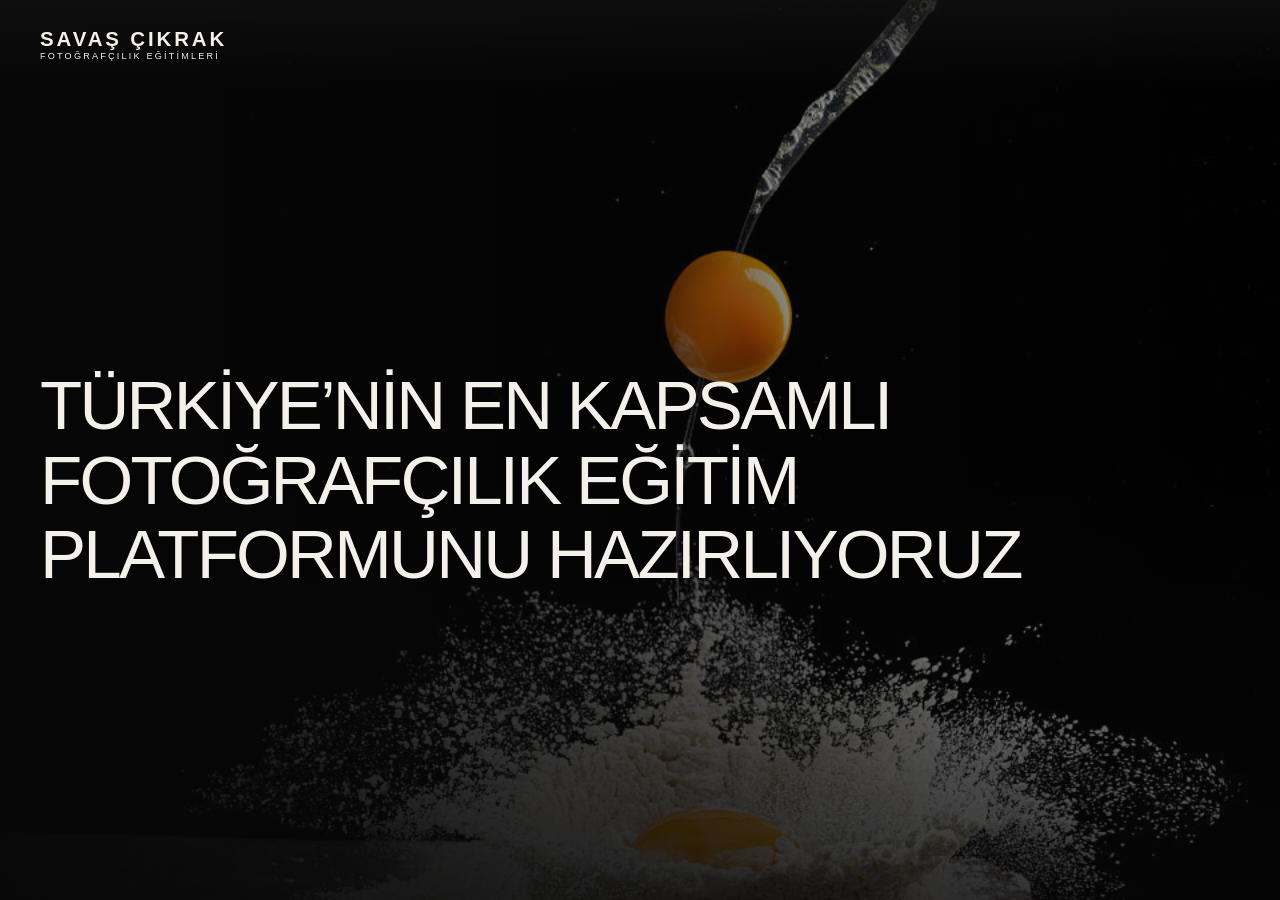
<file: index.html>
<!doctype html>
<html lang="tr">
<head>
<meta charset="utf-8">
<meta name="viewport" content="width=device-width, initial-scale=1">
<meta name="theme-color" content="#171717">
<meta name="description" content="Savaş Çıkrak fotoğrafçılık eğitim platformu hazırlanıyor.">
<title>Savaş Çıkrak | Fotoğrafçılık Eğitimleri</title>
<style>
:root{--fg:#f4f0ea;--gold:#eeb776}*{box-sizing:border-box}body{margin:0;background:#171717;color:var(--fg);font-family:Arial,Helvetica,sans-serif}img{max-width:100%}.wrap{width:min(1200px,calc(100% - 48px));margin:auto}.header{position:absolute;z-index:2;width:100%;background:linear-gradient(#111b,transparent)}.nav{height:88px;display:flex;align-items:center}.brand{color:inherit;text-decoration:none;font-size:1.28rem;font-weight:700;letter-spacing:.14em;text-transform:uppercase;white-space:nowrap}.brand small{display:block;font-size:.57rem;font-weight:400;letter-spacing:.24em}.brand:focus-visible{outline:2px solid var(--gold);outline-offset:5px}.hero{min-height:760px;min-height:100svh;display:flex;align-items:end;position:relative;background:#080808;overflow:hidden}.hero:before{content:"";position:absolute;inset:0;background:linear-gradient(90deg,#070707e8,#07070788 55%,#07070722),linear-gradient(0deg,#070707bb,transparent 50%),url('assets/still-life.jpg') center 48%/cover no-repeat}.hero-content{position:relative;padding:160px 0 96px}.hero h1{font:300 clamp(2.8rem,5.4vw,5.6rem)/1.08 'Helvetica Neue',Arial,sans-serif;letter-spacing:-.04em;margin:20px 0 24px;max-width:1000px}.hero p{max-width:560px;color:#e5dfd7;font-size:1.15rem;line-height:1.55;margin:0 0 30px}.button{display:inline-flex;justify-content:space-between;gap:40px;min-width:235px;background:var(--gold);color:#221a13;border:0;padding:18px 22px;font:700 .84rem Arial,Helvetica,sans-serif;text-transform:uppercase;letter-spacing:.08em;text-decoration:none}.button:hover{background:#ffd09c}.button:focus-visible{outline:2px solid white;outline-offset:4px}@media(max-width:760px){.wrap{width:calc(100% - 36px)}.nav{height:75px}.brand{font-size:1.04rem}.hero{min-height:690px;min-height:100svh}.hero:before{background:linear-gradient(0deg,#070707eb,#07070755 85%),url('assets/still-life.jpg') center/cover no-repeat}.hero-content{padding:120px 0 65px}.hero h1{font-size:clamp(2.35rem,8.5vw,4rem)}.hero p{font-size:1rem}}
</style>
<link rel="icon" href="/favicon.ico?v=3" sizes="any">
<link rel="icon" type="image/png" href="/favicon-64.png?v=3">
<link rel="apple-touch-icon" href="/apple-touch-icon.png?v=3">
<link rel="canonical" href="https://savascikrak.com/">
</head>
<body>
<header class="header"><div class="wrap nav"><a class="brand" href="./" aria-label="Savaş Çıkrak, ana sayfa">Savaş Çıkrak<small>Fotoğrafçılık eğitimleri</small></a></div></header>
<main><section class="hero" aria-labelledby="hero-title"><div class="wrap hero-content"><h1 id="hero-title">TÜRKİYE’NİN EN KAPSAMLI FOTOĞRAFÇILIK EĞİTİM PLATFORMUNU HAZIRLIYORUZ</h1></div></section></main>
</body>
</html>
</file>
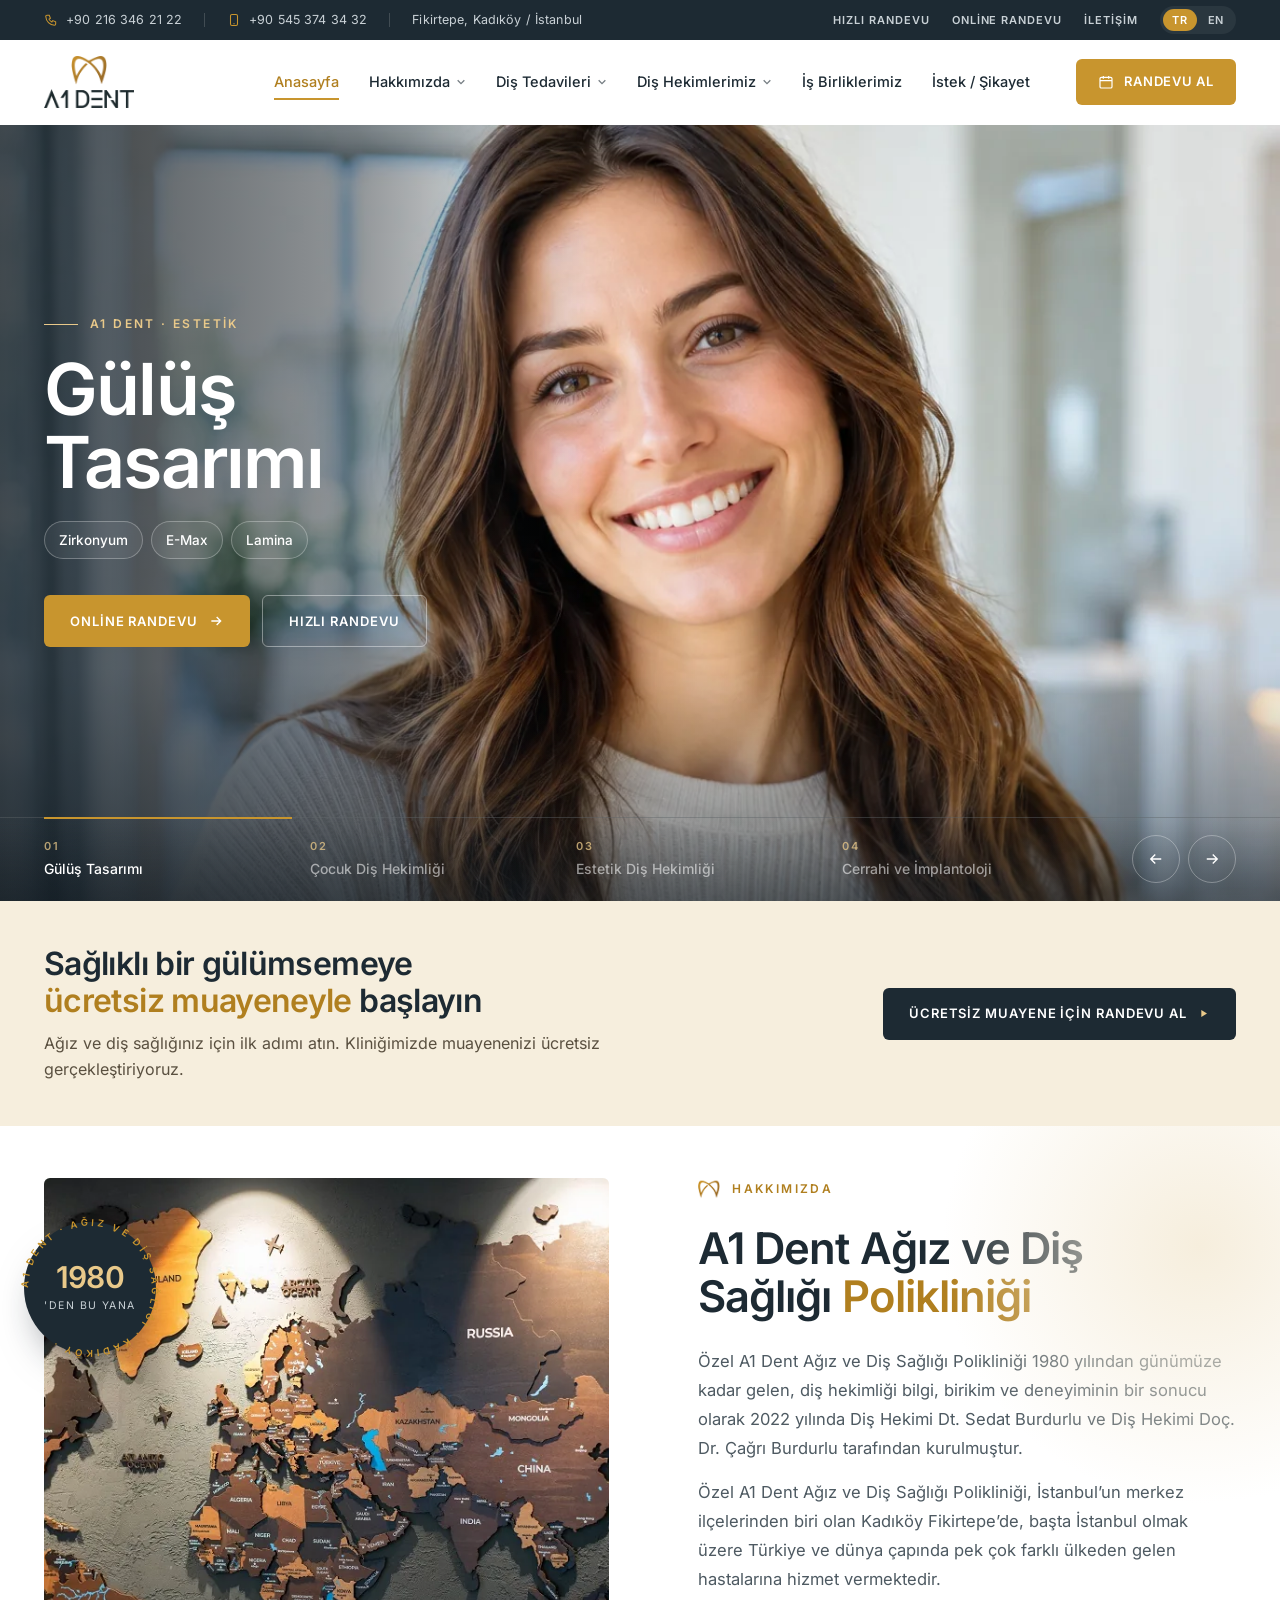
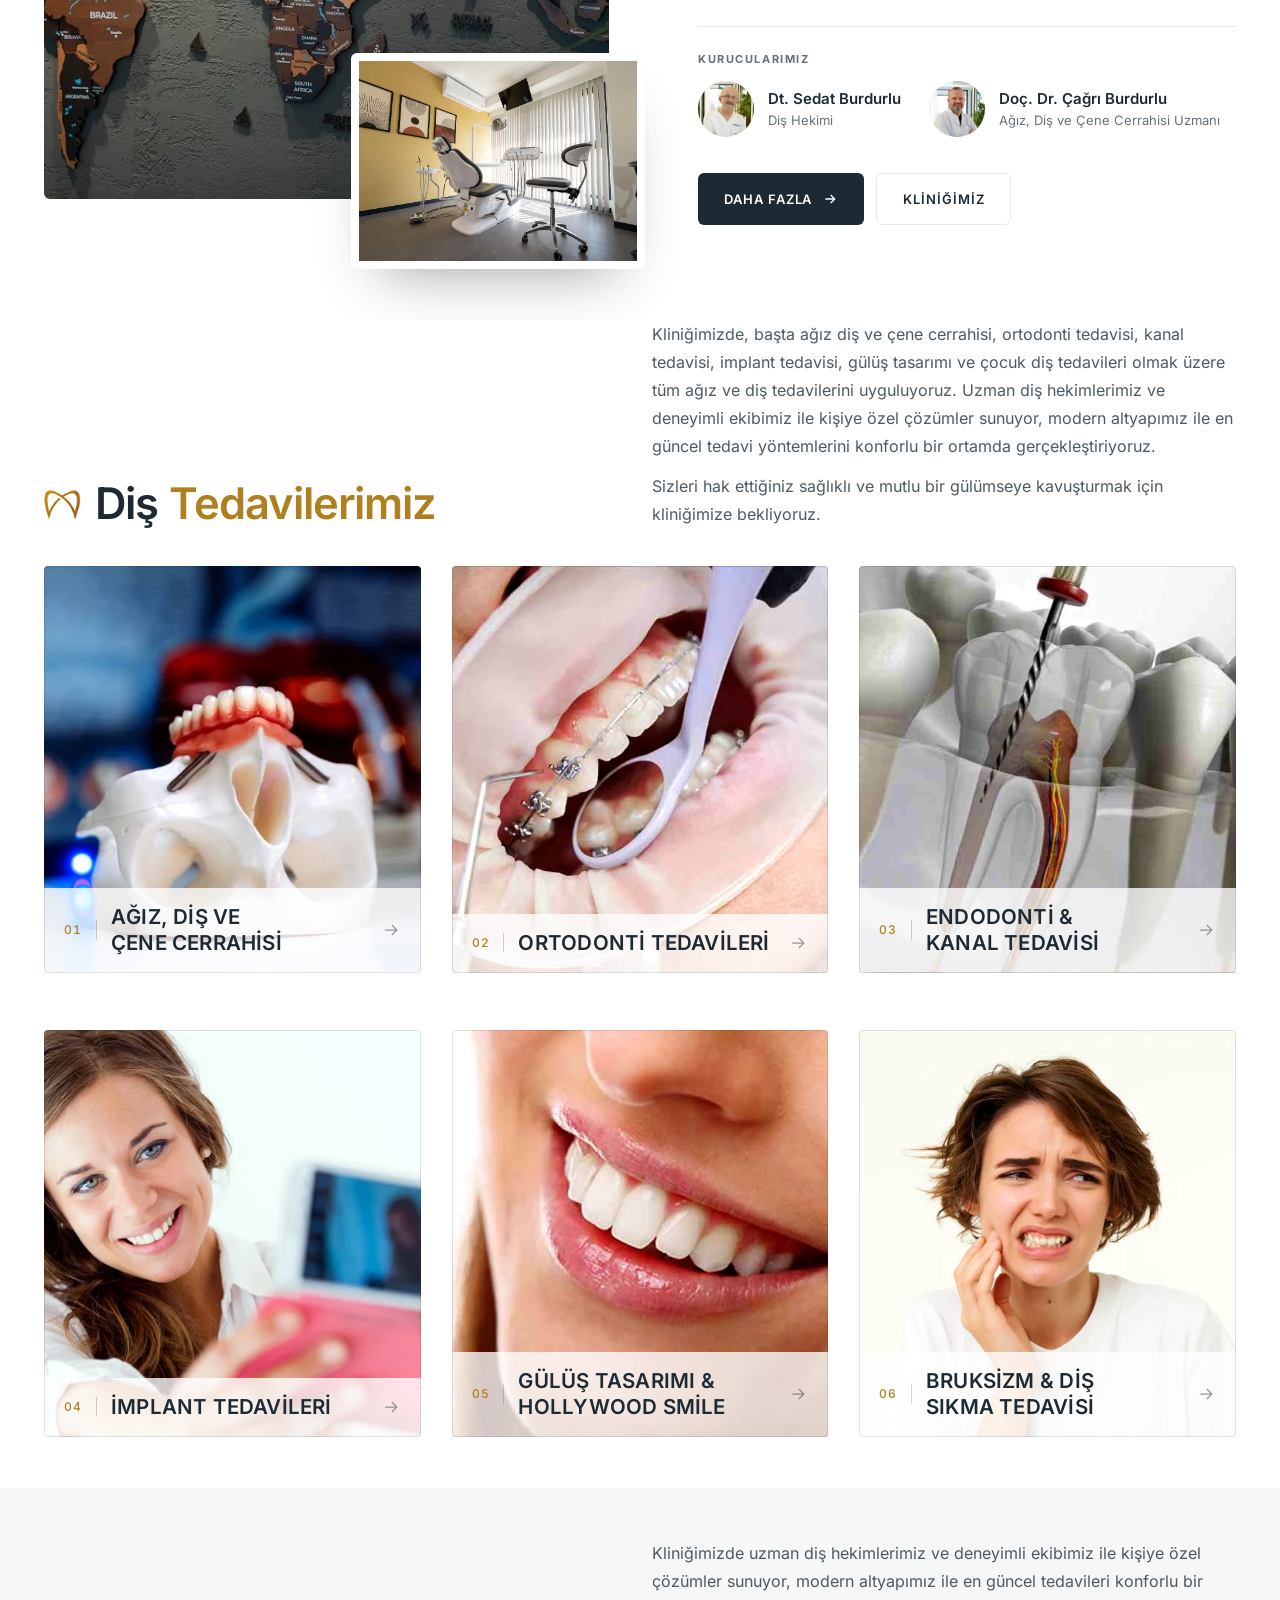
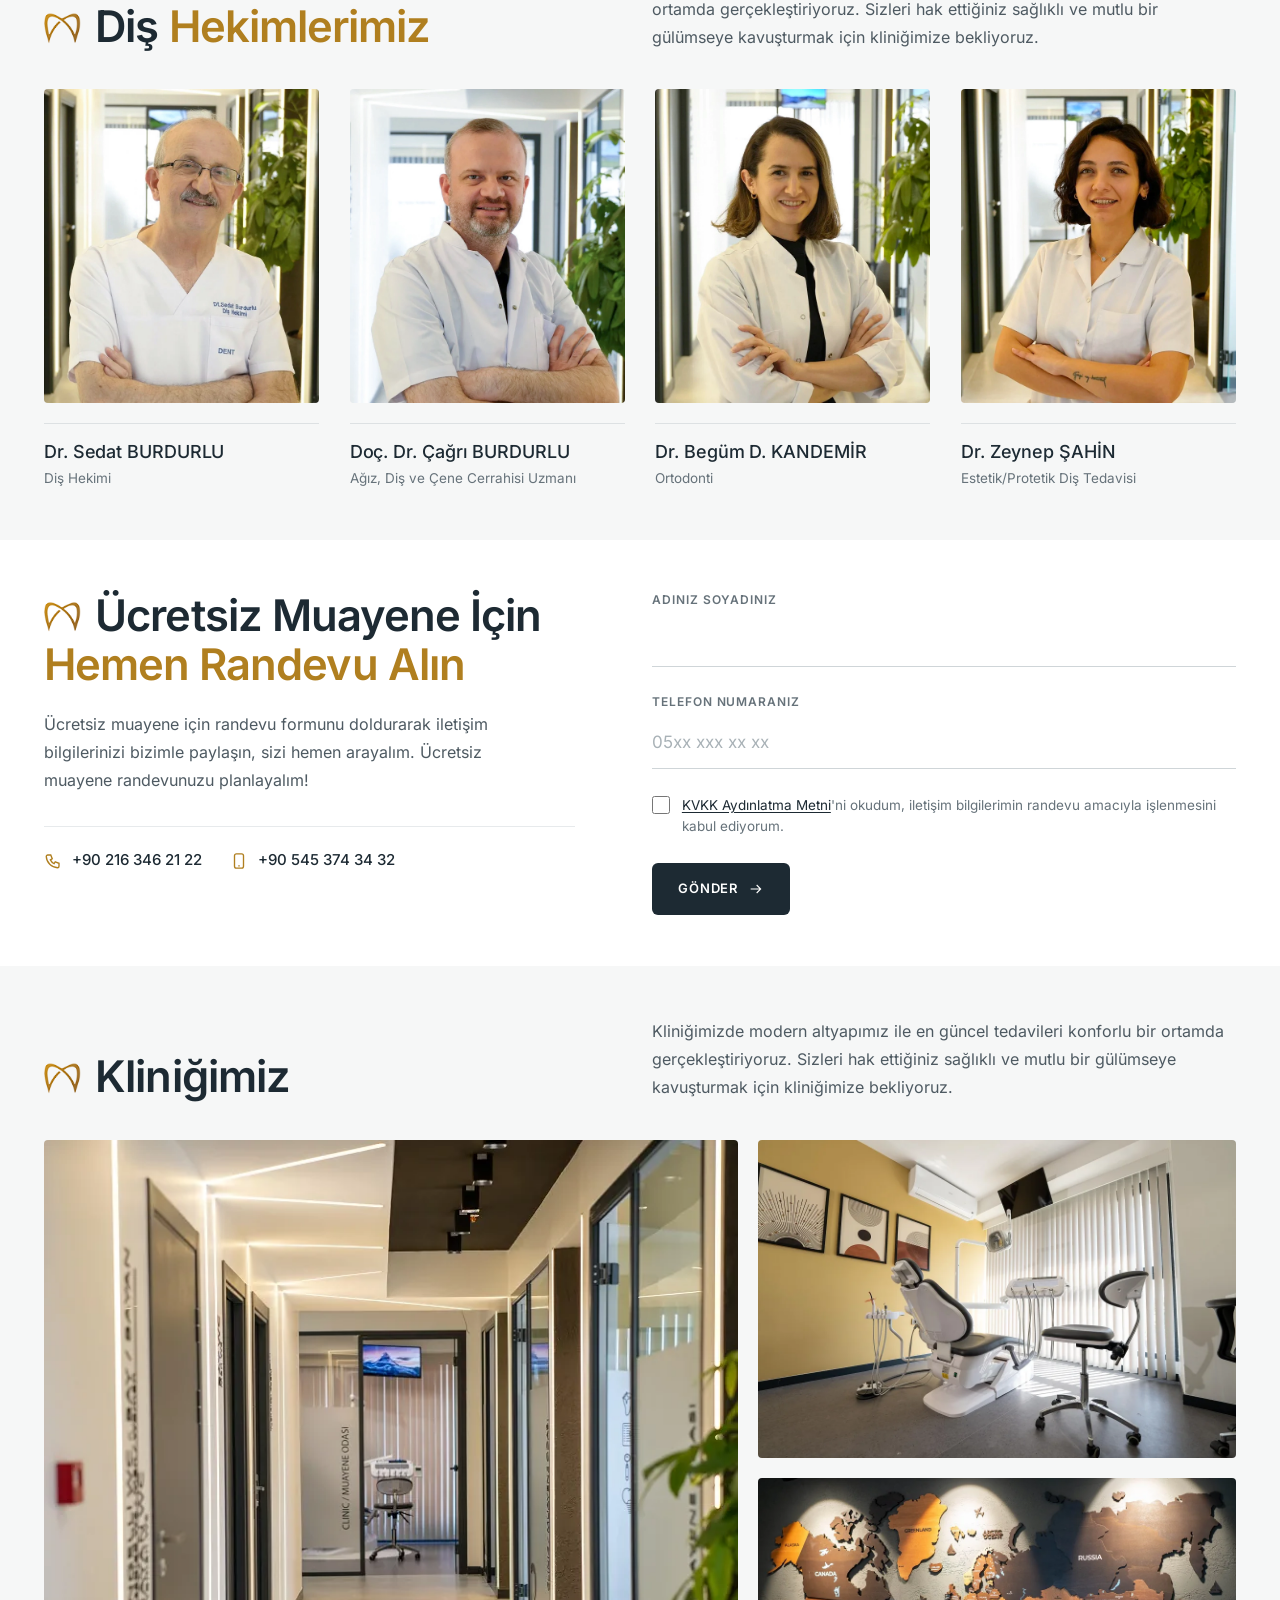
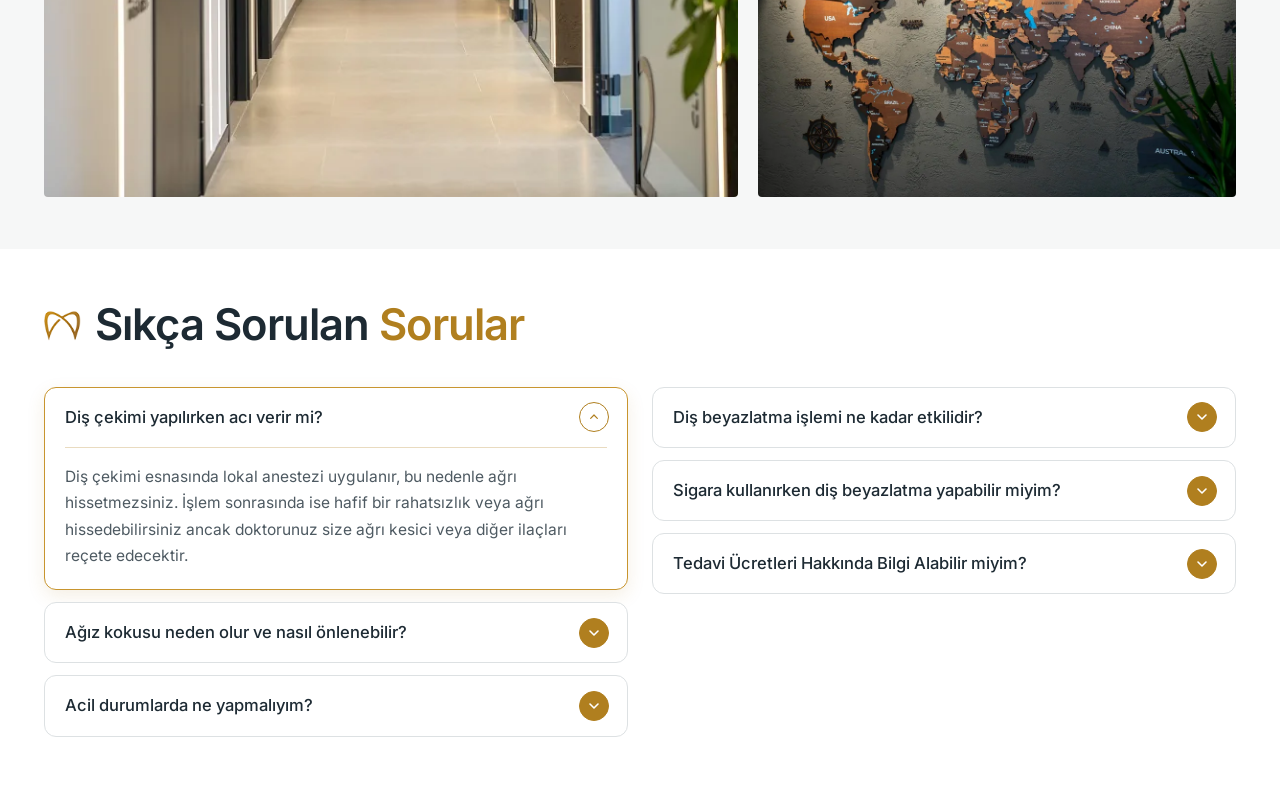
<file: a1/index.html>
<!doctype html>
<html lang="tr">
<head>
<meta charset="utf-8">
<meta name="viewport" content="width=device-width, initial-scale=1, viewport-fit=cover">
<title>A1 Dent Ağız ve Diş Sağlığı Polikliniği – Kadıköy</title>
<meta name="robots" content="noindex, nofollow, noarchive">
<meta name="description" content="A1 Dent Ağız ve Diş Sağlığı Polikliniği, Kadıköy Fikirtepe. Örnek tasarım çalışması.">
<meta name="theme-color" content="#ffffff">
<link rel="preload" href="/fonts/inter-latin-wght-normal.woff2" as="font" type="font/woff2" crossorigin>
<style>
@font-face{font-family:"Inter";font-style:normal;font-weight:100 900;font-display:swap;src:url(/fonts/inter-latin-ext-wght-normal.woff2) format("woff2");unicode-range:U+0100-02BA,U+02BD-02C5,U+02C7-02CC,U+02CE-02D7,U+02DD-02FF,U+0304,U+0308,U+0329,U+1D00-1DBF,U+1E00-1E9F,U+1EF2-1EFF,U+2020,U+20A0-20AB,U+20AD-20C0,U+2113,U+2C60-2C7F,U+A720-A7FF}
@font-face{font-family:"Inter";font-style:normal;font-weight:100 900;font-display:swap;src:url(/fonts/inter-latin-wght-normal.woff2) format("woff2");unicode-range:U+0000-00FF,U+0131,U+0152-0153,U+02BB-02BC,U+02C6,U+02DA,U+02DC,U+0304,U+0308,U+0329,U+2000-206F,U+20AC,U+2122,U+2191,U+2193,U+2212,U+2215,U+FEFF,U+FFFD}

:root{
  --navy:#1D2A33; --navy-2:#26363F; --ink:#18222A; --muted:#66727A;
  --gold:#C8952E; --gold-2:#B07F1F; --gold-soft:#F6EEDD;
  --line:#E7EAEC; --bg:#fff;
  --wrap:1240px; --gut:24px;
  --blok:clamp(32px,4vw,56px); --baslik-alt:clamp(28px,3vw,44px);
  --top-h:40px; --head-h:84px;
  --ease:cubic-bezier(.22,.7,.2,1);
}
*{box-sizing:border-box;margin:0;padding:0}
html{-webkit-text-size-adjust:100%}
body{font-family:Inter,system-ui,-apple-system,"Segoe UI",Roboto,sans-serif;color:var(--ink);background:var(--bg);line-height:1.5;-webkit-font-smoothing:antialiased}
a{color:inherit;text-decoration:none}
img{display:block;max-width:100%}
button{font:inherit;color:inherit;background:none;border:0;cursor:pointer}
.wrap{max-width:var(--wrap);margin:0 auto;padding:0 var(--gut)}
.sr{position:absolute;width:1px;height:1px;overflow:hidden;clip:rect(0 0 0 0);white-space:nowrap}
:focus-visible{outline:2px solid var(--gold);outline-offset:3px;border-radius:3px}

/* ÜST ŞERİT */
.topbar{background:var(--navy);color:#C9D1D6;font-size:12.5px;letter-spacing:.01em}
.topbar .wrap{height:var(--top-h);display:flex;align-items:center;justify-content:space-between;gap:24px}
.topbar .l,.topbar .r{display:flex;align-items:center;gap:22px}
.topbar a{display:inline-flex;align-items:center;gap:8px;transition:color .2s}
.topbar a:hover{color:#fff}
.topbar svg{width:14px;height:14px;color:var(--gold)}
.topbar .sep{width:1px;height:14px;background:rgba(255,255,255,.16)}
.topbar .up{text-transform:uppercase;letter-spacing:.09em;font-size:11px;font-weight:600}
.lang{display:flex;gap:2px;background:rgba(255,255,255,.06);border-radius:20px;padding:3px}
.lang a{padding:3px 9px;border-radius:20px;font-size:11px;font-weight:600;letter-spacing:.06em}
.lang a[aria-current]{background:var(--gold);color:#fff}

/* ANA BAŞLIK */
.head{position:sticky;top:0;z-index:50;background:rgba(255,255,255,.96);backdrop-filter:saturate(1.4) blur(12px);-webkit-backdrop-filter:saturate(1.4) blur(12px);border-bottom:1px solid transparent;transition:border-color .3s,box-shadow .3s}
.head.scrolled{border-bottom-color:var(--line);box-shadow:0 6px 24px -18px rgba(20,30,40,.35)}
.head .wrap{height:var(--head-h);display:flex;align-items:center;gap:32px;transition:height .3s var(--ease)}
.head.scrolled .wrap{height:68px}
.logo{flex:none;display:block}
.logo img{height:52px;width:auto;transition:height .3s var(--ease)}
.head.scrolled .logo img{height:44px}

.nav{margin-left:auto;display:flex;align-items:center}
.nav>ul{list-style:none;display:flex;align-items:center;gap:2px}
.nav>ul>li{position:relative}
.nav>ul>li>a{display:flex;align-items:center;gap:6px;height:44px;padding:0 14px;font-size:14.5px;font-weight:500;color:var(--navy);border-radius:6px;transition:color .2s}
.nav>ul>li>a::after{content:"";position:absolute;left:14px;right:14px;bottom:4px;height:2px;background:var(--gold);transform:scaleX(0);transform-origin:left;transition:transform .35s var(--ease)}
.nav>ul>li:hover>a,.nav>ul>li>a[aria-current]{color:var(--gold-2)}
.nav>ul>li:hover>a::after,.nav>ul>li>a[aria-current]::after{transform:scaleX(1)}
.nav .chev{width:10px;height:10px;opacity:.6;transition:transform .25s}
.nav li:hover .chev{transform:rotate(180deg)}

.drop{position:absolute;top:100%;left:0;min-width:240px;padding:10px;background:#fff;border:1px solid var(--line);border-radius:10px;box-shadow:0 24px 50px -24px rgba(20,30,40,.35);opacity:0;visibility:hidden;transform:translateY(8px);transition:opacity .22s,transform .28s var(--ease),visibility 0s .28s;list-style:none}
.nav li:hover>.drop,.nav li:focus-within>.drop{opacity:1;visibility:visible;transform:none;transition:opacity .22s,transform .28s var(--ease)}
.drop a{display:block;padding:9px 12px;border-radius:6px;font-size:14px;color:var(--navy);transition:background .2s,color .2s}
.drop a:hover{background:var(--gold-soft);color:var(--gold-2)}
.drop small{display:block;font-size:12px;color:var(--muted);margin-top:1px}

.mega{position:fixed;left:50%;top:auto;width:min(1100px,calc(100vw - 48px));transform:translate(-50%,8px);padding:28px 32px;display:grid;grid-template-columns:repeat(4,1fr);gap:22px 28px}
.nav li:hover>.mega,.nav li:focus-within>.mega{transform:translate(-50%,0)}
.mega h4{font-size:11px;font-weight:700;letter-spacing:.12em;text-transform:uppercase;color:var(--gold-2);margin:0 0 8px;padding:0 12px}
.mega a{padding:6px 12px;font-size:13.5px}
.mega .all{grid-column:1/-1;border-top:1px solid var(--line);padding-top:16px;display:flex;justify-content:space-between;align-items:center;font-size:13px;color:var(--muted)}
.mega .all a{display:inline-flex;gap:8px;align-items:center;font-weight:600;color:var(--navy);padding:0}

.cta{flex:none;display:inline-flex;align-items:center;gap:10px;height:46px;padding:0 22px;border-radius:6px;background:var(--gold);color:#fff;font-size:13px;font-weight:600;letter-spacing:.06em;text-transform:uppercase;transition:background .25s,transform .25s}
.cta:hover{background:var(--gold-2)}
.cta svg{width:16px;height:16px}

.m-btns{display:none;margin-left:auto;gap:6px;align-items:center}
.ibtn{width:44px;height:44px;display:grid;place-items:center;border-radius:8px;color:var(--navy)}
.ibtn svg{width:22px;height:22px}
.ibtn.call{background:var(--gold-soft);color:var(--gold-2)}
.burger .bars{display:block;width:22px}
.burger .bars span{display:block;width:22px;height:2px;background:currentColor;border-radius:2px;transition:transform .3s var(--ease),opacity .2s}
.burger .bars span+span{margin-top:5px}
.burger[aria-expanded=true] .bars span:nth-child(1){transform:translateY(7px) rotate(45deg)}
.burger[aria-expanded=true] .bars span:nth-child(2){opacity:0}
.burger[aria-expanded=true] .bars span:nth-child(3){transform:translateY(-7px) rotate(-45deg)}

/* MOBİL MENÜ */
.drawer{position:fixed;inset:0;top:var(--mh,64px);z-index:49;background:#fff;overflow-y:auto;overscroll-behavior:contain;padding:8px var(--gut) calc(32px + env(safe-area-inset-bottom));opacity:0;visibility:hidden;transform:translateY(-8px);transition:opacity .25s,transform .3s var(--ease),visibility 0s .3s}
.drawer.open{opacity:1;visibility:visible;transform:none;transition:opacity .25s,transform .3s var(--ease)}
.drawer ul{list-style:none}
.drawer>ul>li{border-bottom:1px solid var(--line)}
.drawer>ul>li>a,.drawer summary{display:flex;justify-content:space-between;align-items:center;padding:17px 0;font-size:17px;font-weight:500;color:var(--navy);list-style:none;cursor:pointer}
.drawer summary::-webkit-details-marker{display:none}
.drawer summary svg{width:12px;height:12px;transition:transform .25s}
.drawer details[open] summary svg{transform:rotate(180deg)}
.drawer details ul{padding:0 0 14px}
.drawer details a{display:block;padding:9px 0 9px 14px;font-size:15px;color:var(--muted);border-left:2px solid var(--line)}
.drawer .d-cta{display:grid;gap:10px;margin-top:24px}
.drawer .d-cta a{display:flex;justify-content:center;align-items:center;gap:10px;height:52px;border-radius:6px;font-weight:600;font-size:14px;letter-spacing:.05em;text-transform:uppercase}
.drawer .d-cta .p{background:var(--gold);color:#fff}
.drawer .d-cta .s{border:1px solid var(--line);color:var(--navy)}
.drawer .d-info{margin-top:22px;font-size:14px;color:var(--muted);display:grid;gap:6px}
.drawer .lang{background:var(--gold-soft);width:max-content;margin-top:18px}
.drawer .lang a{color:var(--navy)}
.drawer .lang a[aria-current]{color:#fff}
body.lock{overflow:hidden}

/* HERO SLIDER */
.hero{position:relative;height:clamp(560px,calc(100svh - var(--top-h) - var(--head-h)),860px);overflow:hidden;background:var(--navy);color:#fff;isolation:isolate}
.slide{position:absolute;inset:0;opacity:0;visibility:hidden;transition:opacity .55s var(--ease),visibility 0s .55s}
.slide.on{opacity:1;visibility:visible;transition:opacity .55s var(--ease)}
.slide .ph{position:absolute;inset:0;overflow:hidden}
.slide .ph img{width:100%;height:100%;object-fit:cover;transform:scale(1.1);transition:transform 4s cubic-bezier(.2,.5,.3,1)}
.slide.on .ph img{transform:scale(1)}
.slide .ph::after{content:"";position:absolute;inset:0;background:linear-gradient(90deg,rgba(16,24,30,.82) 0%,rgba(16,24,30,.55) 38%,rgba(16,24,30,.08) 70%,rgba(16,24,30,0) 100%),linear-gradient(0deg,rgba(16,24,30,.55) 0%,rgba(16,24,30,0) 34%)}
.slide .in{position:relative;z-index:2;height:100%;display:flex;flex-direction:column;justify-content:center;padding-bottom:72px}
.slide .tx{max-width:620px}
.eyebrow{display:inline-flex;align-items:center;gap:12px;font-size:12px;font-weight:600;letter-spacing:.2em;text-transform:uppercase;color:#E9C98A}
.eyebrow::before{content:"";width:34px;height:1px;background:currentColor}
.slide h2{font-size:clamp(40px,5.6vw,76px);line-height:1.02;font-weight:600;letter-spacing:-.025em;margin:20px 0 22px;text-wrap:balance}
.slide p{font-size:clamp(16px,1.45vw,19px);line-height:1.6;color:rgba(255,255,255,.86);max-width:500px}
.chips{display:flex;flex-wrap:wrap;gap:8px;margin-top:4px}
.chips span{padding:8px 14px;border:1px solid rgba(255,255,255,.28);border-radius:40px;font-size:13.5px;font-weight:500;background:rgba(255,255,255,.06);backdrop-filter:blur(6px);-webkit-backdrop-filter:blur(6px)}
.btns{display:flex;flex-wrap:wrap;gap:12px;margin-top:36px}
.btn{display:inline-flex;align-items:center;gap:10px;height:52px;padding:0 26px;border-radius:6px;font-size:13px;font-weight:600;letter-spacing:.07em;text-transform:uppercase;transition:background .25s,color .25s,border-color .25s}
.btn svg{width:16px;height:16px;transition:transform .3s var(--ease)}
.btn:hover svg{transform:translateX(3px)}
.btn.p{background:var(--gold);color:#fff}
.btn.p:hover{background:var(--gold-2)}
.btn.g{border:1px solid rgba(255,255,255,.4);color:#fff}
.btn.g:hover{background:#fff;color:var(--navy);border-color:#fff}

/* metin giriş animasyonu */
.slide .tx>*{opacity:0;transform:translateY(22px);transition:opacity .7s var(--ease),transform .9s var(--ease)}
.slide.on .tx>*{opacity:1;transform:none}
.slide.on .tx>*:nth-child(1){transition-delay:.35s}
.slide.on .tx>*:nth-child(2){transition-delay:.48s}
.slide.on .tx>*:nth-child(3){transition-delay:.62s}
.slide.on .tx>*:nth-child(4){transition-delay:.76s}

/* alt kontrol: sekmeler + oklar */
.ctrl{position:absolute;left:0;right:0;bottom:0;z-index:5;border-top:1px solid rgba(255,255,255,.14);background:linear-gradient(0deg,rgba(16,24,30,.35),rgba(16,24,30,0))}
.ctrl .wrap{display:flex;align-items:stretch;gap:24px}
.tabs{flex:1;display:grid;grid-template-columns:repeat(4,1fr)}
.tab{position:relative;text-align:left;padding:20px 18px 22px 0;color:rgba(255,255,255,.55);transition:color .3s}
.tab:hover,.tab[aria-selected=true]{color:#fff}
.tab b{display:block;font-size:11px;font-weight:600;letter-spacing:.14em;color:rgba(233,201,138,.75)}
.tab span{display:block;font-size:14px;font-weight:500;margin-top:4px;white-space:nowrap;overflow:hidden;text-overflow:ellipsis}
.tab i{position:absolute;left:0;right:18px;top:-1px;height:2px;background:rgba(255,255,255,0);overflow:hidden}
.tab i::after{content:"";position:absolute;inset:0;background:var(--gold);transform:scaleX(0);transform-origin:left}
.tab[aria-selected=true] i::after{animation:fill var(--dur,3.5s) linear forwards}
.hero.paused .tab[aria-selected=true] i::after{animation-play-state:paused}
@keyframes fill{to{transform:scaleX(1)}}
.arrows{display:flex;align-items:center;gap:8px}
.arr{width:48px;height:48px;border-radius:50%;display:grid;place-items:center;border:1px solid rgba(255,255,255,.3);color:#fff;transition:background .25s,border-color .25s,color .25s}
.arr:hover{background:#fff;color:var(--navy);border-color:#fff}
.arr svg{width:18px;height:18px}
.count{display:none}

/* 3-4. slayt (hekimler): baş boşluğu az olsun, görsel yukarı */
@media (max-width:1023px){
  .slide.s-hekim .ph img{position:absolute;left:0;top:-16%;height:116%}
}
/* 2. slayt (çocuk): dişler görünsün; mobil/tablette görsel yukarı, karartma sadece altta */
@media (max-width:1023px){
  .slide.s-cocuk .ph img{position:absolute;left:0;top:-14%;height:118%}
  .slide.s-cocuk .ph::after{background:linear-gradient(0deg,rgba(16,24,30,.92) 0%,rgba(16,24,30,.72) 30%,rgba(16,24,30,0) 50%)}
  .slide.s-cocuk .m-gizle{display:none}
}
/* 4. slayt (sağa bakan hekim): tablette sola kaydır */
@media (min-width:600px) and (max-width:1023px){
  .slide.s-sol .ph img{object-position:88% 50%!important}
}
/* 1. slayt: kişi ortada, yüz kararmasın */
@media (min-width:1024px){
  .slide.s-orta .ph::after{background:linear-gradient(90deg,rgba(16,24,30,.78) 0%,rgba(16,24,30,.45) 28%,rgba(16,24,30,0) 46%),linear-gradient(0deg,rgba(16,24,30,.5) 0%,rgba(16,24,30,0) 30%)}
  .slide.s-orta .tx{max-width:460px}
}
/* dikey görsel: masaüstünde sağ panel */
@media (min-width:1024px){
  .slide.split .ph{background:linear-gradient(120deg,#1D2A33 0%,#2B3C46 60%,#3A4E58 100%)}
  .slide.split .ph img{position:absolute;right:0;top:0;width:54%;object-position:50% 28%;-webkit-mask-image:linear-gradient(90deg,transparent 0,#000 22%);mask-image:linear-gradient(90deg,transparent 0,#000 22%)}
  .slide.split .ph::after{background:linear-gradient(0deg,rgba(16,24,30,.45) 0%,rgba(16,24,30,0) 30%)}
}
/* ---- TABLET ---- */
@media (max-width:1199px){
  .nav>ul>li>a{padding:0 10px;font-size:14px}
  .nav>ul>li>a::after{left:10px;right:10px}
  .head .wrap{gap:20px}
  .mega{grid-template-columns:repeat(3,1fr)}
}
/* ---- MOBİL + KÜÇÜK TABLET ---- */
@media (max-width:1023px){
  :root{--head-h:64px;--gut:20px}
  .topbar,.nav,.head .cta{display:none}
  .m-btns{display:flex}
  .logo img{height:42px}
  .head.scrolled .wrap{height:var(--head-h)}
  .head.scrolled .logo img{height:42px}
  .hero{height:clamp(540px,calc(100svh - var(--head-h)),760px)}
  .slide .ph::after{background:linear-gradient(0deg,rgba(16,24,30,.92) 0%,rgba(16,24,30,.7) 38%,rgba(16,24,30,.1) 72%,rgba(16,24,30,.15) 100%)}
  .slide .in{justify-content:flex-end;padding-bottom:104px}
  .slide h2{margin:14px 0 14px}
  .btns{margin-top:26px}
  .tabs{display:none}
  .ctrl{border-top:0;background:none}
  .ctrl .wrap{justify-content:space-between;align-items:center;padding-bottom:28px}
  .count{display:flex;align-items:center;gap:14px;font-size:13px;font-weight:600;letter-spacing:.1em;color:rgba(255,255,255,.7)}
  .count .bar{position:relative;width:96px;height:2px;background:rgba(255,255,255,.22);overflow:hidden}
  .count .bar::after{content:"";position:absolute;inset:0;background:var(--gold);transform:scaleX(0);transform-origin:left}
  .count .bar.run::after{animation:fill var(--dur,3.5s) linear forwards}
  .hero.paused .count .bar::after{animation-play-state:paused}
  .count em{font-style:normal;color:#fff}
  .arr{width:44px;height:44px}
}
@media (max-width:599px){
  .slide h2{font-size:clamp(34px,10vw,44px)}
  .slide p{font-size:15.5px}
  .chips span{font-size:12.5px;padding:7px 12px}
  .btns{display:grid;grid-template-columns:1fr 1fr;gap:10px}
  .btn{justify-content:center;padding:0 12px;height:50px;font-size:12px;letter-spacing:.05em}
  .btn svg{display:none}
  .slide .in{padding-bottom:96px}
  .slide[data-pos-m] .ph img{object-position:var(--pm)!important}
}
@media (prefers-reduced-motion:reduce){
  .slide .ph img,.slide.on .ph img{transform:none;transition:none}
  .slide .tx>*{transition:none;transform:none}
}

/* ===== HAKKIMIZDA ===== */
.about{padding:var(--blok) 0;background:#fff;position:relative;overflow:hidden}
.about::before{content:"";position:absolute;right:-180px;top:-140px;width:520px;height:520px;border-radius:50%;background:radial-gradient(circle,var(--gold-soft) 0%,rgba(246,238,221,0) 70%);pointer-events:none}
.about .grid{display:grid;grid-template-columns:1.05fr 1fr;gap:clamp(48px,7vw,110px);align-items:start}
.ab-media{position:relative;padding:0 0 70px 0}
.ab-media .big{border-radius:6px;overflow:hidden;aspect-ratio:4/4.4}
.ab-media .big img{width:100%;height:100%;object-fit:cover;object-position:55% 50%}
.ab-media .small{position:absolute;right:-36px;bottom:0;width:52%;aspect-ratio:3/2.2;border-radius:6px;overflow:hidden;border:8px solid #fff;box-shadow:0 30px 60px -30px rgba(20,30,40,.45)}
.ab-media .small img{width:100%;height:100%;object-fit:cover}
.ab-badge{position:absolute;left:-20px;top:44px;width:132px;height:132px;border-radius:50%;background:var(--navy);color:#fff;display:grid;place-content:center;text-align:center;box-shadow:0 20px 40px -18px rgba(20,30,40,.55)}
.ab-badge b{font-size:30px;font-weight:600;letter-spacing:-.02em;color:#E9C98A;line-height:1}
.ab-badge span{font-size:10.5px;letter-spacing:.14em;text-transform:uppercase;margin-top:6px;color:#C9D1D6}
.ab-badge svg{position:absolute;inset:-9px;width:150px;height:150px;animation:don 28s linear infinite}
@keyframes don{to{transform:rotate(360deg)}}
.kicker{display:inline-flex;align-items:center;gap:12px;font-size:12px;font-weight:600;letter-spacing:.2em;text-transform:uppercase;color:var(--gold-2)}
.kicker img{width:22px;height:22px}
.about h2{font-size:clamp(30px,3.4vw,46px);line-height:1.12;font-weight:600;letter-spacing:-.022em;color:var(--navy);margin:18px 0 26px;text-wrap:balance}
.about h2 em{font-style:normal;color:var(--gold-2)}
.about p{font-size:16.5px;line-height:1.75;color:#4E5A62;margin:0 0 16px;max-width:560px}
.founders{display:flex;flex-wrap:wrap;gap:14px 28px;margin:32px 0 0;padding:24px 0 0;border-top:1px solid var(--line)}
.founders .lb{width:100%;font-size:11px;font-weight:700;letter-spacing:.14em;text-transform:uppercase;color:var(--muted)}
.fd{display:flex;align-items:center;gap:14px}
.fd img{width:56px;height:56px;border-radius:50%;object-fit:cover;object-position:50% 12%;background:var(--gold-soft)}
.fd b{display:block;font-size:15px;font-weight:600;color:var(--navy)}
.fd small{display:block;font-size:13px;color:var(--muted)}
.ab-btns{display:flex;flex-wrap:wrap;gap:12px;margin-top:36px}
.btn.d{background:var(--navy);color:#fff}
.btn.d:hover{background:var(--gold-2)}
.btn.o{border:1px solid var(--line);color:var(--navy)}
.btn.o:hover{border-color:var(--navy)}
.facts{display:grid;grid-template-columns:repeat(4,1fr);margin-top:clamp(64px,8vw,110px);border-top:1px solid var(--line)}
.fact{padding:30px 28px 0 0;position:relative}
.fact+.fact{padding-left:28px;border-left:1px solid var(--line)}
.fact b{display:block;font-size:clamp(30px,3.2vw,44px);font-weight:600;letter-spacing:-.03em;color:var(--navy);line-height:1}
.fact b sup{font-size:.45em;color:var(--gold);vertical-align:top;margin-left:2px}
.fact span{display:block;font-size:14px;color:var(--muted);margin-top:10px;line-height:1.45}
/* görünce açılma */
.rv{opacity:0;transform:translateY(28px);transition:opacity .9s var(--ease),transform 1s var(--ease)}
.rv.in{opacity:1;transform:none}
.rv.d1{transition-delay:.12s}.rv.d2{transition-delay:.24s}.rv.d3{transition-delay:.36s}
@media (max-width:1023px){
  .about .grid{grid-template-columns:1fr;gap:28px}
  .ab-media{max-width:640px;padding-bottom:56px;margin-right:24px}
  .ab-media .big{aspect-ratio:4/3.2}
  .ab-media .small{right:-24px;width:48%}
  .ab-badge{left:20px;right:auto;top:-30px;width:110px;height:110px}
  .ab-badge b{font-size:25px}
  .ab-badge svg{width:128px;height:128px}
  .facts{grid-template-columns:1fr 1fr}
  .fact:nth-child(3){padding-left:0;border-left:0}
  .fact:nth-child(n+3){border-top:1px solid var(--line);margin-top:30px}
}
@media (max-width:599px){
  .ab-media .small{width:56%;border-width:6px}
  .ab-badge{width:96px;height:96px;left:12px}
  .about .grid{gap:16px}
  .ab-badge b{font-size:22px}.ab-badge span{font-size:9.5px}
  .ab-badge svg{width:114px;height:114px}
  .about p{font-size:15.5px}
  .ab-btns{display:grid;grid-template-columns:1fr 1fr}
  .ab-btns .btn{justify-content:center;padding:0 10px}
  .fact{padding:24px 14px 0 0}
  .fact+.fact{padding-left:14px}
  .fact:nth-child(3){padding-left:0}
  .fact span{font-size:13px}
}
@media (prefers-reduced-motion:reduce){.rv{opacity:1;transform:none;transition:none}.ab-badge svg{animation:none}}

/* ===== DİŞ TEDAVİLERİMİZ (minimal) ===== */
.treat{--bant-op:.78;--bant-op-h:.92;padding:0 0 var(--blok);background:#fff}
.tr-head{display:grid;grid-template-columns:1fr 1.1fr;gap:clamp(32px,6vw,96px);align-items:end;margin-bottom:var(--baslik-alt)}
.treat h2{font-size:clamp(30px,3.4vw,46px);line-height:1.12;font-weight:600;letter-spacing:-.022em;color:var(--navy);text-wrap:balance}
.treat h2 em{font-style:normal;color:var(--gold-2)}
.tr-head p{font-size:16px;line-height:1.75;color:#4E5A62}
.tr-head p+p{margin-top:12px}
.tr-grid{display:grid;grid-template-columns:repeat(3,1fr);gap:clamp(40px,4.5vw,64px) clamp(20px,2.4vw,32px);list-style:none}
.tc a{display:block}
.tc .im{position:relative;display:block;aspect-ratio:510/550;border-radius:4px;overflow:hidden;background:#F2F3F3}
.tc .im::after{content:"";position:absolute;inset:0;border:1px solid rgba(29,42,51,.13);border-radius:inherit;pointer-events:none;z-index:2}
.tc img{width:100%;height:100%;object-fit:cover;transition:transform 1.2s var(--ease)}
.tc .tx{position:absolute;left:0;right:0;bottom:0;display:grid;grid-template-columns:auto 1fr auto;align-items:center;gap:14px;padding:16px 20px 17px;background:rgba(255,255,255,var(--bant-op));transition:background .45s}
.tc .tx::before{content:"";position:absolute;left:0;top:-1px;height:2px;width:100%;background:var(--gold);transform:scaleX(0);transform-origin:left;transition:transform .7s var(--ease)}
.tc .no{font-size:12px;font-weight:500;letter-spacing:.08em;color:var(--gold-2);font-variant-numeric:tabular-nums;padding-right:14px;border-right:1px solid rgba(29,42,51,.2);line-height:1.6}
.tc h3{font-size:clamp(18px,1.6vw,22px);line-height:1.25;font-weight:600;letter-spacing:.01em;text-transform:uppercase;color:var(--navy);text-wrap:balance}
.tc .ok{width:20px;height:20px;color:var(--navy);opacity:.45;transition:transform .5s var(--ease),opacity .4s}
@media (hover:hover){
  .tc a:hover img{transform:scale(1.05)}
  .tc a:hover .tx{background:rgba(255,255,255,var(--bant-op-h))}
  .tc a:hover .tx::before{transform:scaleX(1)}
  .tc a:hover .ok{opacity:1;transform:translateX(4px)}
}
@media (max-width:1023px){
  .tr-head{grid-template-columns:1fr;gap:20px;align-items:start}
  .tr-grid{grid-template-columns:1fr 1fr}
}
@media (max-width:599px){
  .tr-head p{font-size:15.5px}
  .tr-grid{grid-template-columns:1fr;gap:36px;container-type:inline-size}
  .tc .im{aspect-ratio:4/3.3}
  .tc h3{font-size:clamp(11px,calc((100cqi - 68px) / 19.9),19px);white-space:nowrap;letter-spacing:0;overflow:hidden}
  .tc .tx{grid-template-columns:minmax(0,1fr) auto;gap:10px;padding:15px 16px 16px}
  .tc .no{display:none}
}
.tr-ipucu{display:none;align-items:center;gap:8px;margin-top:22px;font-size:11px;font-weight:600;letter-spacing:.16em;text-transform:uppercase;color:var(--muted)}
.tr-ipucu svg{width:16px;height:16px}
@media (prefers-reduced-motion:reduce){.tc img,.tc .ok,.tc .tx::before{transition:none}}
/* ===== DİŞ HEKİMLERİMİZ ===== */
.team{padding:var(--blok) 0;background:#F6F7F7}
.tm-head{display:grid;grid-template-columns:1fr 1.1fr;gap:clamp(32px,6vw,96px);align-items:end;margin-bottom:var(--baslik-alt)}
.team h2{font-size:clamp(30px,3.4vw,46px);line-height:1.12;font-weight:600;letter-spacing:-.022em;color:var(--navy);text-wrap:balance}
.team h2 em{font-style:normal;color:var(--gold-2)}
.tm-head p{font-size:16px;line-height:1.75;color:#4E5A62}
.tm-grid{display:grid;grid-template-columns:repeat(4,1fr);gap:clamp(20px,2.4vw,32px);list-style:none}
.dr a{display:block}
.dr .im{display:block;aspect-ratio:680/775;border-radius:4px;overflow:hidden;background:#E9ECEC}
.dr img{width:100%;height:100%;object-fit:cover;object-position:50% 20%;transition:transform 1.2s var(--ease)}
.dr .tx{position:relative;display:block;margin-top:20px;padding-top:16px;border-top:1px solid #DDE1E3}
.dr .tx::before{content:"";position:absolute;left:0;top:-1px;height:2px;width:100%;background:var(--gold);transform:scaleX(0);transform-origin:left;transition:transform .7s var(--ease)}
.dr h3{font-size:clamp(16.5px,1.4vw,19px);line-height:1.3;font-weight:500;letter-spacing:-.005em;color:var(--navy);white-space:nowrap}
.dr small{display:block;font-size:13.5px;line-height:1.45;color:var(--muted);margin-top:6px}
@media (hover:hover){
  .dr a:hover img{transform:scale(1.04)}
  .dr a:hover .tx::before{transform:scaleX(1)}
}
@media (max-width:1023px){
  .tm-head{grid-template-columns:1fr;gap:20px;align-items:start}
  .tm-grid{grid-template-columns:1fr 1fr;gap:36px 18px}
}
@media (max-width:599px){
  .tm-head p{font-size:15.5px}
  .tm-grid{gap:28px 12px}
  .dr .tx{margin-top:12px;padding-top:11px}
  .dr h3{font-size:clamp(11.5px,calc(3.9vw - 2px),15px);letter-spacing:-.01em}
  .dr small{font-size:12.5px;margin-top:4px}
}
@media (prefers-reduced-motion:reduce){.dr img,.dr .tx::before{transition:none}}
.h-logo{display:inline-block;width:.86em;height:.86em;margin-right:.32em;vertical-align:-.1em}
/* ===== ÜCRETSİZ MUAYENE (randevu) ===== */
section[id]{scroll-margin-top:var(--head-h)}
.appt{padding:var(--blok) 0;background:#fff}
.ap-grid{display:grid;grid-template-columns:1fr 1.1fr;gap:clamp(32px,6vw,96px);align-items:start}
.appt h2{font-size:clamp(30px,3.4vw,46px);line-height:1.12;font-weight:600;letter-spacing:-.022em;color:var(--navy);text-wrap:balance}
.appt h2 em{font-style:normal;color:var(--gold-2)}
.ap-txt p{font-size:16px;line-height:1.75;color:#4E5A62;margin-top:22px;max-width:480px}
.ap-dir{display:flex;flex-wrap:wrap;gap:10px 28px;margin-top:32px;padding-top:22px;border-top:1px solid var(--line);list-style:none}
.ap-dir a{display:inline-flex;align-items:center;gap:10px;font-size:15px;font-weight:500;color:var(--navy);transition:color .25s}
.ap-dir a:hover{color:var(--gold-2)}
.ap-dir svg{width:18px;height:18px;color:var(--gold-2);flex:none}
.ap-form{display:grid;gap:26px}
.ap-f{position:relative;display:block}
.ap-f span{display:block;font-size:12px;font-weight:600;letter-spacing:.08em;text-transform:uppercase;color:var(--muted);margin-bottom:6px}
.ap-f input{width:100%;height:52px;border:0;border-bottom:1px solid #CFD5D8;border-radius:0;background:transparent;font:inherit;font-size:17px;color:var(--ink);padding:0;outline:none;transition:border-color .25s}
.ap-f::after{content:"";position:absolute;left:0;bottom:0;height:2px;width:100%;background:var(--gold);transform:scaleX(0);transform-origin:left;transition:transform .5s var(--ease)}
.ap-f:focus-within::after{transform:scaleX(1)}
.ap-f input::placeholder{color:#A9B2B7}
.ap-kv{display:flex;gap:12px;align-items:flex-start;font-size:13.5px;line-height:1.55;color:var(--muted);cursor:pointer}
.ap-kv input{flex:none;width:18px;height:18px;margin-top:1px;accent-color:var(--navy)}
.ap-kv a{color:var(--navy);text-decoration:underline;text-underline-offset:2px}
.ap-alt{display:flex;align-items:center;gap:20px;flex-wrap:wrap}
.ap-alt .btn{border:0;cursor:pointer;font-family:inherit}
.ap-ok{font-size:15px;color:var(--navy);display:none}
.ap-form.gitti .ap-ok{display:block}
@media (max-width:1023px){
  .ap-grid{grid-template-columns:1fr;gap:44px}
}
@media (max-width:599px){
  .ap-txt p{font-size:15.5px;margin-top:16px}
  .ap-dir{flex-direction:column;gap:14px;margin-top:26px}
  .ap-form{gap:22px}
  .ap-alt .btn{width:100%}
}
/* 6. blok: Kliniğimiz */
.clinic{padding:var(--blok) 0;background:#F6F7F7}
.cl-head{display:grid;grid-template-columns:1fr 1.1fr;gap:clamp(32px,6vw,96px);align-items:end;margin-bottom:var(--baslik-alt)}
.clinic h2{font-size:clamp(30px,3.4vw,46px);line-height:1.12;font-weight:600;letter-spacing:-.022em;color:var(--navy);text-wrap:balance}
.cl-head p{font-size:16px;line-height:1.75;color:#4E5A62}
.cl-grid{display:grid;grid-template-columns:1.45fr 1fr;grid-template-rows:auto auto;gap:clamp(12px,1.6vw,20px);list-style:none}
.cl-grid li:first-child{grid-row:1 / span 2}
.cl-grid button{position:relative;display:block;width:100%;height:100%;border-radius:4px;overflow:hidden;background:#E9ECEC;cursor:zoom-in}
.cl-grid li:not(:first-child) button{aspect-ratio:3/2}
.cl-grid img{width:100%;height:100%;object-fit:cover;transition:transform 1.2s var(--ease)}
.cl-grid button::after{content:"";position:absolute;left:0;right:0;bottom:0;height:2px;background:var(--gold);transform:scaleX(0);transform-origin:left;transition:transform .7s var(--ease)}
.cl-grid button:focus-visible{outline:2px solid var(--gold);outline-offset:3px}
@media (hover:hover){
  .cl-grid button:hover img{transform:scale(1.04)}
  .cl-grid button:hover::after{transform:scaleX(1)}
}
@media (max-width:1023px){
  .cl-head{grid-template-columns:1fr;gap:20px;align-items:start}
}
@media (max-width:599px){
  .cl-head p{font-size:15.5px}
  .cl-grid{grid-template-columns:1fr 1fr;gap:10px}
  .cl-grid li:first-child{grid-row:auto;grid-column:1 / span 2}
  .cl-grid li:first-child button{aspect-ratio:4/3.4}
}
/* galeri büyütme */
.lbx{position:fixed;inset:0;z-index:200;background:rgba(17,24,29,.94);display:flex;align-items:center;justify-content:center;opacity:0;visibility:hidden;transition:opacity .35s,visibility 0s .35s}
.lbx.on{opacity:1;visibility:visible;transition:opacity .35s}
.lbx img{max-width:min(92vw,1400px);max-height:84vh;width:auto;height:auto;border-radius:3px;transition:opacity .32s ease-in-out}
.lbx img.gec{opacity:0}
.lbx button{position:absolute;width:48px;height:48px;display:grid;place-items:center;color:#fff;opacity:.8;transition:opacity .3s}
.lbx button:hover{opacity:1}
.lbx button svg{width:26px;height:26px}
.lbx .x{top:14px;right:14px}
.lbx .o1{left:10px;top:50%;margin-top:-24px}
.lbx .o2{right:10px;top:50%;margin-top:-24px}
.lbx .sy{position:absolute;bottom:18px;left:0;right:0;text-align:center;font-size:12.5px;letter-spacing:.12em;color:rgba(255,255,255,.7);font-variant-numeric:tabular-nums}
@media (prefers-reduced-motion:reduce){.cl-grid img,.cl-grid button::after,.lbx,.lbx img{transition:none}}
/* 7. blok: SSS (savascikrak.com eğitim sayfası tarzı) */
.faqs{padding:var(--blok) 0;background:#fff}
.fq-head{margin-bottom:var(--baslik-alt)}
.faqs h2{font-size:clamp(30px,3.4vw,46px);line-height:1.12;font-weight:600;letter-spacing:-.022em;color:var(--navy);text-wrap:balance}
.faqs h2 em{font-style:normal;color:var(--gold-2)}
.fq-grid{display:grid;grid-template-columns:1fr 1fr;gap:12px clamp(16px,2vw,24px);align-items:start}
.fq-col{display:flex;flex-direction:column;gap:12px}
.faqs details{background:#fff;border:1px solid #DDE1E3;border-radius:12px;transition:border-color .25s,box-shadow .25s}
.faqs details[open]{border-color:var(--gold);box-shadow:0 6px 18px rgba(176,127,31,.12)}
.faqs summary{position:relative;display:block;list-style:none;cursor:pointer;padding:18px 64px 18px 20px;font-size:16.5px;line-height:1.4;font-weight:500;color:var(--navy);transition:color .2s}
.faqs summary::-webkit-details-marker{display:none}
.faqs summary::after{content:"";position:absolute;right:18px;top:50%;width:30px;height:30px;margin-top:-15px;box-sizing:border-box;border-radius:50%;border:1.25px solid var(--gold-2);background:var(--gold-2) url("data:image/svg+xml,%3Csvg xmlns='http://www.w3.org/2000/svg' viewBox='0 0 24 24' fill='none' stroke='%23FFFFFF' stroke-width='2.4' stroke-linecap='round' stroke-linejoin='round'%3E%3Cpath d='M6 9l6 6 6-6'/%3E%3C/svg%3E") center/16px no-repeat;transition:transform .25s ease}
.faqs details[open] summary::after{transform:rotate(180deg);background:transparent url("data:image/svg+xml,%3Csvg xmlns='http://www.w3.org/2000/svg' viewBox='0 0 24 24' fill='none' stroke='%23B07F1F' stroke-width='1.8' stroke-linecap='round' stroke-linejoin='round'%3E%3Cpath d='M7 10l5 5 5-5'/%3E%3C/svg%3E") center/16px no-repeat}
.faqs summary:focus-visible{outline:2px solid var(--gold);outline-offset:2px;border-radius:12px}
@media (hover:hover){.faqs summary:hover{color:var(--gold-2)}}
.faqs details p{margin:0 20px;padding:16px 0 20px;border-top:1px solid rgba(176,127,31,.28);font-size:15.5px;line-height:1.7;color:#4E5A62}
@media (max-width:1023px){
  .fq-grid{grid-template-columns:1fr;gap:12px}
}
@media (max-width:599px){
  .faqs summary{font-size:15.5px;padding:16px 58px 16px 16px}
  .faqs summary::after{right:14px;width:28px;height:28px;margin-top:-14px}
  .faqs details p{margin:0 16px;padding:14px 0 16px;font-size:15px}
}
@media (prefers-reduced-motion:reduce){.faqs summary::after,.faqs details{transition:none}}
/* slider altı: ücretsiz muayene bandı */
.free{background:var(--gold-soft);color:var(--navy);padding:clamp(28px,3.4vw,44px) 0}
.fr-in{display:flex;align-items:center;justify-content:space-between;gap:clamp(24px,4vw,64px)}
.free h2{font-size:clamp(24px,2.5vw,34px);line-height:1.18;font-weight:600;letter-spacing:-.02em;text-wrap:balance}
.free h2 em{font-style:normal;color:var(--gold-2)}
.free p{font-size:16px;line-height:1.65;color:#5A5040;margin-top:10px;max-width:640px}
.fr-txt{display:flex;align-items:center;gap:clamp(18px,2.2vw,28px)}
.free .btn{flex:none;white-space:nowrap}
.free .btn .ucg{display:block;width:13px;height:13px;color:#E9C98A}
.free .btn:hover .ucg{color:#fff}
.free .btn.d:hover{background:var(--gold-2)}
@media (max-width:899px){
  .fr-in{flex-direction:column;align-items:flex-start;gap:22px}
}
@media (max-width:599px){
  .free p{font-size:15px}
  .fr-txt{flex-direction:column;gap:16px}
    .free .btn{width:100%;justify-content:center;white-space:normal;text-align:center}
}
</style>
</head>
<body>

<div class="topbar" role="region" aria-label="İletişim">
  <div class="wrap">
    <div class="l">
      <a href="tel:+902163462122"><svg viewBox="0 0 24 24" fill="none" stroke="currentColor" stroke-width="1.8"><path d="M5 4h4l2 5-2.5 1.5a11 11 0 0 0 5 5L15 13l5 2v4a2 2 0 0 1-2 2A16 16 0 0 1 3 6a2 2 0 0 1 2-2"/></svg>+90 216 346 21 22</a>
      <span class="sep"></span>
      <a href="https://wa.me/905453743432" target="_blank" rel="noopener"><svg viewBox="0 0 24 24" fill="none" stroke="currentColor" stroke-width="1.8"><rect x="6" y="2.5" width="12" height="19" rx="2.5"/><path d="M11 18.5h2"/></svg>+90 545 374 34 32</a>
      <span class="sep"></span>
      <span>Fikirtepe, Kadıköy / İstanbul</span>
    </div>
    <div class="r">
      <a class="up" href="#randevu">Hızlı Randevu</a>
      <a class="up" href="#randevu">Online Randevu</a>
      <a class="up" href="#iletisim">İletişim</a>
      <div class="lang"><a href="#" aria-current="true">TR</a><a href="#">EN</a></div>
    </div>
  </div>
</div>

<header class="head" id="head">
  <div class="wrap">
    <a class="logo" href="/a1/" aria-label="A1 Dent anasayfa"><img src="/a1/assets/logo.png" alt="A1 Dent" width="400" height="230"></a>

    <nav class="nav" aria-label="Ana menü">
      <ul>
        <li><a href="/a1/" aria-current="page">Anasayfa</a></li>
        <li><a href="#">Hakkımızda <svg class="chev" viewBox="0 0 12 12" fill="none" stroke="currentColor" stroke-width="1.6"><path d="m2 4 4 4 4-4"/></svg></a>
          <ul class="drop">
            <li><a href="#">Hakkımızda</a></li>
            <li><a href="#klinigimiz">Kliniğimiz</a></li>
            <li><a href="#">Hasta Yorumlarımız</a></li>
            <li><a href="#">Blog</a></li>
          </ul>
        </li>
        <li class="has-mega"><a href="#">Diş Tedavileri <svg class="chev" viewBox="0 0 12 12" fill="none" stroke="currentColor" stroke-width="1.6"><path d="m2 4 4 4 4-4"/></svg></a>
          <div class="drop mega">
            <div><h4>Estetik Diş Hekimliği</h4><a href="#">Zirkonyum Kaplama</a><a href="#">Porselen (Yaprak) Laminalar</a><a href="#">Hollywood Smile</a><a href="#">Diş Beyazlatma</a><a href="#">Pembe Estetik</a></div>
            <div><h4>İmplant Tedavileri</h4><a href="#">Dental İmplant Tedavisi</a><a href="#">All On Four (All On X)</a><a href="#">Kişiye Özel İmplant</a><a href="#">Kemik Tozu ve Sinüs Lifting</a></div>
            <div><h4>Ağız ve Çene Cerrahisi</h4><a href="#">Gömülü 20 Yaş Diş Çekimi</a><a href="#">Diş Çekimi</a><a href="#">Kist Operasyonları</a><a href="#">Gummy Smile Tedavisi</a></div>
            <div><h4>Dijital Diş Hekimliği</h4><a href="#">3D Tarama (CAD/CAM)</a><a href="#">Dijital Gülüş Tasarımı</a><a href="#">3D Radyolojik Görüntüleme</a><a href="#">Dijital Ortodonti</a></div>
            <div><h4>Çocuk Diş Hekimliği</h4><a href="#">Fissür Örtücüler</a><a href="#">Süt Dişi Dolguları</a><a href="#">Flor Uygulaması</a></div>
            <div><h4>Ortodonti</h4><a href="#">Şeffaf Plak – Invisalign</a><a href="#">Tel Tedavisi (Braket)</a><a href="#">Lingual Ortodonti</a></div>
            <div><h4>Bruksizm ve TME</h4><a href="#">Botulinum Toksin Uygulaması</a><a href="#">Stabilizasyon Splinti</a><a href="#">Artrosentez</a></div>
            <div><h4>Diğer Tedaviler</h4><a href="#">Kanal Tedavisi – Endodonti</a><a href="#">Protetik Diş Hekimliği</a><a href="#">Periodontoloji</a></div>
            <div class="all"><span>Kişiye özel tedavi planı için ücretsiz muayene randevusu alın.</span><a href="#">Tüm tedaviler <svg width="14" height="14" viewBox="0 0 24 24" fill="none" stroke="currentColor" stroke-width="2"><path d="M5 12h14M13 6l6 6-6 6"/></svg></a></div>
          </div>
        </li>
        <li><a href="#">Diş Hekimlerimiz <svg class="chev" viewBox="0 0 12 12" fill="none" stroke="currentColor" stroke-width="1.6"><path d="m2 4 4 4 4-4"/></svg></a>
          <ul class="drop">
            <li><a href="#">Dr. Sedat Burdurlu<small>Diş Hekimi</small></a></li>
            <li><a href="#">Doç. Dr. Çağrı Burdurlu<small>Ağız, Diş ve Çene Cerrahisi Uzmanı</small></a></li>
            <li><a href="#">Dr. Begüm D. Kandemir<small>Ortodonti</small></a></li>
            <li><a href="#">Dr. Zeynep Şahin<small>Estetik / Protetik Diş Tedavisi</small></a></li>
          </ul>
        </li>
        <li><a href="#">İş Birliklerimiz</a></li>
        <li><a href="#">İstek / Şikayet</a></li>
      </ul>
    </nav>

    <a class="cta" href="#randevu"><svg viewBox="0 0 24 24" fill="none" stroke="currentColor" stroke-width="1.8"><rect x="3" y="5" width="18" height="16" rx="2"/><path d="M3 10h18M8 3v4M16 3v4"/></svg>Randevu Al</a>

    <div class="m-btns">
      <a class="ibtn call" href="tel:+902163462122" aria-label="Kliniği ara"><svg viewBox="0 0 24 24" fill="none" stroke="currentColor" stroke-width="1.8"><path d="M5 4h4l2 5-2.5 1.5a11 11 0 0 0 5 5L15 13l5 2v4a2 2 0 0 1-2 2A16 16 0 0 1 3 6a2 2 0 0 1 2-2"/></svg></a>
      <button class="ibtn burger" id="burger" aria-label="Menüyü aç" aria-expanded="false" aria-controls="drawer"><span class="bars"><span></span><span></span><span></span></span></button>
    </div>
  </div>
</header>

<div class="drawer" id="drawer" aria-label="Mobil menü">
  <ul>
    <li><a href="/a1/">Anasayfa</a></li>
    <li><details><summary>Hakkımızda <svg viewBox="0 0 12 12" fill="none" stroke="currentColor" stroke-width="1.6"><path d="m2 4 4 4 4-4"/></svg></summary><ul><li><a href="#">Hakkımızda</a></li><li><a href="#klinigimiz">Kliniğimiz</a></li><li><a href="#">Hasta Yorumlarımız</a></li><li><a href="#">Blog</a></li></ul></details></li>
    <li><details><summary>Diş Tedavileri <svg viewBox="0 0 12 12" fill="none" stroke="currentColor" stroke-width="1.6"><path d="m2 4 4 4 4-4"/></svg></summary><ul><li><a href="#">Estetik Diş Hekimliği</a></li><li><a href="#">İmplant Tedavileri</a></li><li><a href="#">Ağız ve Çene Cerrahisi</a></li><li><a href="#">Dijital Diş Hekimliği</a></li><li><a href="#">Çocuk Diş Hekimliği</a></li><li><a href="#">Ortodonti Tedavileri</a></li><li><a href="#">Kanal Tedavisi – Endodonti</a></li><li><a href="#">Bruksizm ve TME</a></li><li><a href="#">Protetik Diş Hekimliği</a></li><li><a href="#">Periodontoloji</a></li></ul></details></li>
    <li><details><summary>Diş Hekimlerimiz <svg viewBox="0 0 12 12" fill="none" stroke="currentColor" stroke-width="1.6"><path d="m2 4 4 4 4-4"/></svg></summary><ul><li><a href="#">Dr. Sedat Burdurlu</a></li><li><a href="#">Doç. Dr. Çağrı Burdurlu</a></li><li><a href="#">Dr. Begüm D. Kandemir</a></li><li><a href="#">Dr. Zeynep Şahin</a></li></ul></details></li>
    <li><a href="#">İş Birliklerimiz</a></li>
    <li><a href="#">İstek / Şikayet</a></li>
    <li><a href="#iletisim">İletişim</a></li>
  </ul>
  <div class="d-cta">
    <a class="p" href="#randevu">Online Randevu</a>
    <a class="s" href="https://wa.me/905453743432" target="_blank" rel="noopener">WhatsApp ile Yazın</a>
  </div>
  <div class="d-info">
    <a href="tel:+902163462122">+90 216 346 21 22</a>
    <a href="tel:+905453743432">+90 545 374 34 32</a>
    <span>Fikirtepe, Kadıköy / İstanbul</span>
  </div>
  <div class="lang"><a href="#" aria-current="true">TR</a><a href="#">EN</a></div>
</div>

<main>
<section class="hero" id="hero" aria-roledescription="carousel" aria-label="Öne çıkan tedaviler">

  <article class="slide on s-orta" data-pos-m style="--pm:50% 30%" aria-roledescription="slide" aria-label="1 / 4">
    <div class="ph"><img src="/a1/assets/slider-gulus-tasarimi.webp" alt="Gülümseyen kadın hasta" style="object-position:50% 26%" fetchpriority="high"></div>
    <div class="wrap in"><div class="tx">
      <span class="eyebrow">A1 Dent · Estetik</span>
      <h2>Gülüş Tasarımı</h2>
      <div class="chips"><span>Zirkonyum</span><span>E-Max</span><span>Lamina</span></div>
      <div class="btns"><a class="btn p" href="#randevu">Online Randevu <svg viewBox="0 0 24 24" fill="none" stroke="currentColor" stroke-width="2"><path d="M5 12h14M13 6l6 6-6 6"/></svg></a><a class="btn g" href="tel:+902163462122">Hızlı Randevu</a></div>
    </div></div>
  </article>

  <article class="slide s-orta s-cocuk" data-pos-m style="--pm:63% 50%" aria-roledescription="slide" aria-label="2 / 4">
    <div class="ph"><img src="/a1/assets/slider-cocuk.webp" alt="Gülümseyen çocuk hasta" style="object-position:50% 40%" loading="lazy"></div>
    <div class="wrap in"><div class="tx">
      <span class="eyebrow">A1 Dent · Pedodonti</span>
      <h2>Çocuk Diş Hekimliği</h2>
      <p>Minik dişler, büyük özen ister!<span class="m-gizle"> Uzman ekibimiz, çocuklarınızın diş sağlığına nazik ve eğlenceli bir ortamda özen gösterir.</span></p>
      <div class="btns"><a class="btn p" href="#randevu">Online Randevu <svg viewBox="0 0 24 24" fill="none" stroke="currentColor" stroke-width="2"><path d="M5 12h14M13 6l6 6-6 6"/></svg></a><a class="btn g" href="tel:+902163462122">Hızlı Randevu</a></div>
    </div></div>
  </article>

  <article class="slide s-hekim" data-pos-m style="--pm:66% 50%" aria-roledescription="slide" aria-label="3 / 4">
    <div class="ph"><img src="/a1/assets/slider-estetik.webp" alt="A1 Dent kliniğinde estetik diş tedavisi" style="object-position:65% 85%" loading="lazy"></div>
    <div class="wrap in"><div class="tx">
      <span class="eyebrow">A1 Dent · Estetik</span>
      <h2>Estetik Diş Hekimliği</h2>
      <div class="chips"><span>Zirkonyum</span><span>Laminate Veneer</span><span>Hollywood Smile</span></div>
      <div class="btns"><a class="btn p" href="#randevu">Online Randevu <svg viewBox="0 0 24 24" fill="none" stroke="currentColor" stroke-width="2"><path d="M5 12h14M13 6l6 6-6 6"/></svg></a><a class="btn g" href="tel:+902163462122">Hızlı Randevu</a></div>
    </div></div>
  </article>

  <article class="slide s-sol s-hekim" data-pos-m style="--pm:73% 50%" aria-roledescription="slide" aria-label="4 / 4">
    <div class="ph"><img src="/a1/assets/slider-cerrahi.webp" alt="Cerrahi ve implant uygulaması" style="object-position:60% 85%" loading="lazy"></div>
    <div class="wrap in"><div class="tx">
      <span class="eyebrow">A1 Dent · Cerrahi</span>
      <h2>Cerrahi ve İmplantoloji</h2>
      <div class="chips"><span>Diş İmplantları</span><span>Ağız ve Çene Cerrahisi</span></div>
      <div class="btns"><a class="btn p" href="#randevu">Online Randevu <svg viewBox="0 0 24 24" fill="none" stroke="currentColor" stroke-width="2"><path d="M5 12h14M13 6l6 6-6 6"/></svg></a><a class="btn g" href="tel:+902163462122">Hızlı Randevu</a></div>
    </div></div>
  </article>

  <div class="ctrl">
    <div class="wrap">
      <div class="tabs" role="tablist" aria-label="Slaytlar">
        <button class="tab" role="tab" aria-selected="true"><i></i><b>01</b><span>Gülüş Tasarımı</span></button>
        <button class="tab" role="tab" aria-selected="false"><i></i><b>02</b><span>Çocuk Diş Hekimliği</span></button>
        <button class="tab" role="tab" aria-selected="false"><i></i><b>03</b><span>Estetik Diş Hekimliği</span></button>
        <button class="tab" role="tab" aria-selected="false"><i></i><b>04</b><span>Cerrahi ve İmplantoloji</span></button>
      </div>
      <div class="count" aria-hidden="true"><em id="cNow">01</em><span class="bar" id="cBar"></span><span>04</span></div>
      <div class="arrows">
        <button class="arr" id="prev" aria-label="Önceki slayt"><svg viewBox="0 0 24 24" fill="none" stroke="currentColor" stroke-width="1.8"><path d="M19 12H5M11 6l-6 6 6 6"/></svg></button>
        <button class="arr" id="next" aria-label="Sonraki slayt"><svg viewBox="0 0 24 24" fill="none" stroke="currentColor" stroke-width="1.8"><path d="M5 12h14M13 6l6 6-6 6"/></svg></button>
      </div>
    </div>
  </div>
</section>
<section class="free" id="ucretsiz-muayene" aria-labelledby="fr-baslik">
  <div class="wrap fr-in">
    <div class="fr-txt">
      <div>
      <h2 id="fr-baslik">Sağlıklı bir gülümsemeye <em>ücretsiz muayeneyle</em> başlayın</h2>
      <p>Ağız ve diş sağlığınız için ilk adımı atın. Kliniğimizde muayenenizi ücretsiz gerçekleştiriyoruz.</p>
      </div>
    </div>
    <a class="btn d" href="#randevu">Ücretsiz muayene için randevu al <svg class="ucg" viewBox="0 0 24 24" fill="currentColor" aria-hidden="true"><path d="M8 5.5v13l10.5-6.5z"/></svg></a>
  </div>
</section>
<section class="about" id="hakkimizda" aria-labelledby="ab-baslik">
  <div class="wrap">
    <div class="grid">
      <div class="ab-media rv">
        <div class="big"><img src="/a1/assets/a1dentfoto-2.webp" alt="A1 Dent kliniğinde dünya haritası duvarı" width="1000" height="666" loading="lazy"></div>
        <div class="small"><img src="/a1/assets/a1dentfoto-1.webp" alt="A1 Dent tedavi odası" width="1000" height="666" loading="lazy"></div>
        <div class="ab-badge" aria-hidden="true">
          <svg viewBox="0 0 150 150"><defs><path id="ck" d="M75,75 m-62,0 a62,62 0 1,1 124,0 a62,62 0 1,1 -124,0"/></defs><text font-size="9.5" letter-spacing="3.2" fill="#C8952E" font-family="Inter,sans-serif" font-weight="600"><textPath href="#ck">A1 DENT · AĞIZ VE DİŞ SAĞLIĞI · KADIKÖY ·</textPath></text></svg>
          <b>1980</b><span>'den bu yana</span>
        </div>
      </div>

      <div class="ab-text">
        <span class="kicker rv"><img src="/a1/assets/logo-isaret.png" alt="" width="22" height="22">Hakkımızda</span>
        <h2 class="rv d1" id="ab-baslik">A1 Dent Ağız ve Diş Sağlığı <em>Polikliniği</em></h2>
        <p class="rv d2">Özel A1 Dent Ağız ve Diş Sağlığı Polikliniği 1980 yılından günümüze kadar gelen, diş hekimliği bilgi, birikim ve deneyiminin bir sonucu olarak 2022 yılında Diş Hekimi Dt. Sedat Burdurlu ve Diş Hekimi Doç. Dr. Çağrı Burdurlu tarafından kurulmuştur.</p>
        <p class="rv d2">Özel A1 Dent Ağız ve Diş Sağlığı Polikliniği, İstanbul’un merkez ilçelerinden biri olan Kadıköy Fikirtepe’de, başta İstanbul olmak üzere Türkiye ve dünya çapında pek çok farklı ülkeden gelen hastalarına hizmet vermektedir.</p>
        <div class="founders rv d3">
          <span class="lb">Kurucularımız</span>
          <div class="fd"><img src="/a1/assets/a1dent-sedat-burdurlu.webp" alt="Dt. Sedat Burdurlu" width="56" height="56" loading="lazy"><div><b>Dt. Sedat Burdurlu</b><small>Diş Hekimi</small></div></div>
          <div class="fd"><img src="/a1/assets/a1-dent-cagri-burdurlu.webp" alt="Doç. Dr. Çağrı Burdurlu" width="56" height="56" loading="lazy"><div><b>Doç. Dr. Çağrı Burdurlu</b><small>Ağız, Diş ve Çene Cerrahisi Uzmanı</small></div></div>
        </div>
        <div class="ab-btns rv d3">
          <a class="btn d" href="#">Daha Fazla <svg viewBox="0 0 24 24" fill="none" stroke="currentColor" stroke-width="2"><path d="M5 12h14M13 6l6 6-6 6"/></svg></a>
          <a class="btn o" href="#klinigimiz">Kliniğimiz</a>
        </div>
      </div>
    </div>
  </div>
</section>
<section class="treat" id="tedaviler" aria-labelledby="tr-baslik">
  <div class="wrap">
    <div class="tr-head">
      <div>
        <h2 class="rv" id="tr-baslik"><img class="h-logo" src="/a1/assets/logo-isaret.png" alt="" width="50" height="50">Diş <em>Tedavilerimiz</em></h2>
      </div>
      <div class="rv d2">
        <p>Kliniğimizde, başta ağız diş ve çene cerrahisi, ortodonti tedavisi, kanal tedavisi, implant tedavisi, gülüş tasarımı ve çocuk diş tedavileri olmak üzere tüm ağız ve diş tedavilerini uyguluyoruz. Uzman diş hekimlerimiz ve deneyimli ekibimiz ile kişiye özel çözümler sunuyor, modern altyapımız ile en güncel tedavi yöntemlerini konforlu bir ortamda gerçekleştiriyoruz.</p>
        <p>Sizleri hak ettiğiniz sağlıklı ve mutlu bir gülümseye kavuşturmak için kliniğimize bekliyoruz.</p>
      </div>
    </div>
    <ul class="tr-grid">
      <li class="tc rv"><a href="#"><span class="im"><img src="/a1/assets/t-cerrahi.webp" alt="Ağız, Diş ve Çene Cerrahisi" width="510" height="550" loading="lazy"><span class="tx"><span class="no">01</span><h3>Ağız, Diş ve Çene Cerrahisi</h3><svg class="ok" viewBox="0 0 24 24" fill="none" stroke="currentColor" stroke-width="1.5" aria-hidden="true"><path d="M5 12h14M13 6l6 6-6 6"/></svg></span></span></a></li>
      <li class="tc rv d1"><a href="#"><span class="im"><img src="/a1/assets/t-ortodonti.webp" alt="Ortodonti Tedavileri" width="510" height="550" loading="lazy"><span class="tx"><span class="no">02</span><h3>Ortodonti Tedavileri</h3><svg class="ok" viewBox="0 0 24 24" fill="none" stroke="currentColor" stroke-width="1.5" aria-hidden="true"><path d="M5 12h14M13 6l6 6-6 6"/></svg></span></span></a></li>
      <li class="tc rv d2"><a href="#"><span class="im"><img src="/a1/assets/t-kanal.webp" alt="Endodonti ve Kanal Tedavisi" width="510" height="550" loading="lazy"><span class="tx"><span class="no">03</span><h3>Endodonti &amp; Kanal Tedavisi</h3><svg class="ok" viewBox="0 0 24 24" fill="none" stroke="currentColor" stroke-width="1.5" aria-hidden="true"><path d="M5 12h14M13 6l6 6-6 6"/></svg></span></span></a></li>
      <li class="tc rv"><a href="#"><span class="im"><img src="/a1/assets/t-implant.webp" alt="İmplant Tedavileri" width="510" height="550" loading="lazy"><span class="tx"><span class="no">04</span><h3>İmplant Tedavileri</h3><svg class="ok" viewBox="0 0 24 24" fill="none" stroke="currentColor" stroke-width="1.5" aria-hidden="true"><path d="M5 12h14M13 6l6 6-6 6"/></svg></span></span></a></li>
      <li class="tc rv d1"><a href="#"><span class="im"><img src="/a1/assets/t-gulus.webp" alt="Gülüş Tasarımı ve Hollywood smile" width="510" height="550" loading="lazy"><span class="tx"><span class="no">05</span><h3>Gülüş Tasarımı &amp; Hollywood smile</h3><svg class="ok" viewBox="0 0 24 24" fill="none" stroke="currentColor" stroke-width="1.5" aria-hidden="true"><path d="M5 12h14M13 6l6 6-6 6"/></svg></span></span></a></li>
      <li class="tc rv d2"><a href="#"><span class="im"><img src="/a1/assets/t-bruksizm.webp" alt="Bruksizm ve Diş Sıkma Tedavisi" width="510" height="550" loading="lazy"><span class="tx"><span class="no">06</span><h3>Bruksizm &amp; Diş Sıkma Tedavisi</h3><svg class="ok" viewBox="0 0 24 24" fill="none" stroke="currentColor" stroke-width="1.5" aria-hidden="true"><path d="M5 12h14M13 6l6 6-6 6"/></svg></span></span></a></li>
    </ul>
  </div>
</section>
<section class="team" id="hekimler" aria-labelledby="tm-baslik">
  <div class="wrap">
    <div class="tm-head">
      <h2 class="rv" id="tm-baslik"><img class="h-logo" src="/a1/assets/logo-isaret.png" alt="" width="50" height="50">Diş <em>Hekimlerimiz</em></h2>
      <p class="rv d1">Kliniğimizde uzman diş hekimlerimiz ve deneyimli ekibimiz ile kişiye özel çözümler sunuyor, modern altyapımız ile en güncel tedavileri konforlu bir ortamda gerçekleştiriyoruz. Sizleri hak ettiğiniz sağlıklı ve mutlu bir gülümseye kavuşturmak için kliniğimize bekliyoruz.</p>
    </div>
    <ul class="tm-grid">
      <li class="dr rv"><a href="#"><span class="im"><img src="/a1/assets/a1dent-sedat-burdurlu.webp" alt="Dr. Sedat BURDURLU" width="680" height="775" loading="lazy"></span><span class="tx"><h3>Dr. Sedat BURDURLU</h3><small>Diş Hekimi</small></span></a></li>
      <li class="dr rv d1"><a href="#"><span class="im"><img src="/a1/assets/a1-dent-cagri-burdurlu.webp" alt="Doç. Dr. Çağrı BURDURLU" width="680" height="775" loading="lazy"></span><span class="tx"><h3>Doç. Dr. Çağrı BURDURLU</h3><small>Ağız, Diş ve Çene Cerrahisi Uzmanı</small></span></a></li>
      <li class="dr rv d2"><a href="#"><span class="im"><img src="/a1/assets/a1dent-begum-dikmetas-kandemir.webp" alt="Dr. Begüm D. KANDEMİR" width="680" height="775" loading="lazy"></span><span class="tx"><h3>Dr. Begüm D. KANDEMİR</h3><small>Ortodonti</small></span></a></li>
      <li class="dr rv d3"><a href="#"><span class="im"><img src="/a1/assets/a1-dent-zeynep-sahin.webp" alt="Dr. Zeynep ŞAHİN" width="680" height="775" loading="lazy"></span><span class="tx"><h3>Dr. Zeynep ŞAHİN</h3><small>Estetik/Protetik Diş Tedavisi</small></span></a></li>
    </ul>
  </div>
</section>
<section class="appt" id="randevu" aria-labelledby="ap-baslik">
  <div class="wrap ap-grid">
    <div class="ap-txt">
      <h2 class="rv" id="ap-baslik"><img class="h-logo" src="/a1/assets/logo-isaret.png" alt="" width="50" height="50">Ücretsiz Muayene İçin <em>Hemen Randevu Alın</em></h2>
      <p class="rv d1">Ücretsiz muayene için randevu formunu doldurarak iletişim bilgilerinizi bizimle paylaşın, sizi hemen arayalım. Ücretsiz muayene randevunuzu planlayalım!</p>
      <ul class="ap-dir rv d2">
        <li><a href="tel:+902163462122"><svg viewBox="0 0 24 24" fill="none" stroke="currentColor" stroke-width="1.8"><path d="M5 4h4l2 5-2.5 1.5a11 11 0 0 0 5 5L15 13l5 2v4a2 2 0 0 1-2 2A16 16 0 0 1 3 6a2 2 0 0 1 2-2"/></svg>+90 216 346 21 22</a></li>
        <li><a href="https://wa.me/905453743432" target="_blank" rel="noopener"><svg viewBox="0 0 24 24" fill="none" stroke="currentColor" stroke-width="1.8"><rect x="6" y="2.5" width="12" height="19" rx="2.5"/><path d="M11 18.5h2"/></svg>+90 545 374 34 32</a></li>
      </ul>
    </div>
    <form class="ap-form rv d2" id="ap-form" novalidate>
      <label class="ap-f"><span>Adınız Soyadınız</span><input type="text" name="ad" autocomplete="name" required></label>
      <label class="ap-f"><span>Telefon Numaranız</span><input type="tel" name="tel" autocomplete="tel" inputmode="tel" placeholder="05xx xxx xx xx" required></label>
      <label class="ap-kv"><input type="checkbox" name="kvkk" required><span><a href="#">KVKK Aydınlatma Metni</a>'ni okudum, iletişim bilgilerimin randevu amacıyla işlenmesini kabul ediyorum.</span></label>
      <div class="ap-alt">
        <button class="btn d" type="submit">Gönder<svg viewBox="0 0 24 24" fill="none" stroke="currentColor" stroke-width="1.6"><path d="M4 12h15M13 6l6 6-6 6"/></svg></button>
        <p class="ap-ok" role="status">Teşekkürler, sizi en kısa sürede arayacağız.</p>
      </div>
    </form>
  </div>
</section>
<section class="clinic" id="klinigimiz" aria-labelledby="cl-baslik">
  <div class="wrap">
    <div class="cl-head">
      <h2 class="rv" id="cl-baslik"><img class="h-logo" src="/a1/assets/logo-isaret.png" alt="" width="50" height="50">Kliniğimiz</h2>
      <p class="rv d1">Kliniğimizde modern altyapımız ile en güncel tedavileri konforlu bir ortamda gerçekleştiriyoruz. Sizleri hak ettiğiniz sağlıklı ve mutlu bir gülümseye kavuşturmak için kliniğimize bekliyoruz.</p>
    </div>
    <ul class="cl-grid">
      <li class="rv"><button type="button" aria-label="Büyüt: Klinik koridoru"><img src="/a1/assets/a1dentfoto-3.webp" alt="A1 Dent klinik koridoru" width="1000" height="666" loading="lazy"></button></li>
      <li class="rv d1"><button type="button" aria-label="Büyüt: Tedavi odası"><img src="/a1/assets/a1dentfoto-1.webp" alt="A1 Dent tedavi odası" width="1000" height="666" loading="lazy"></button></li>
      <li class="rv d2"><button type="button" aria-label="Büyüt: Dünya haritası duvarı"><img src="/a1/assets/a1dentfoto-2.webp" alt="A1 Dent kliniğinde dünya haritası duvarı" width="1000" height="666" loading="lazy"></button></li>
    </ul>
  </div>
</section>
<section class="faqs" id="sss" aria-labelledby="fq-baslik">
  <div class="wrap">
    <div class="fq-head">
      <h2 class="rv" id="fq-baslik"><img class="h-logo" src="/a1/assets/logo-isaret.png" alt="" width="50" height="50">Sıkça Sorulan <em>Sorular</em></h2>
    </div>
    <div class="fq-grid rv d1">
      <div class="fq-col">
      <details name="sss" open><summary>Diş çekimi yapılırken acı verir mi?</summary><p>Diş çekimi esnasında lokal anestezi uygulanır, bu nedenle ağrı hissetmezsiniz. İşlem sonrasında ise hafif bir rahatsızlık veya ağrı hissedebilirsiniz ancak doktorunuz size ağrı kesici veya diğer ilaçları reçete edecektir.</p></details>
      <details name="sss"><summary>Ağız kokusu neden olur ve nasıl önlenebilir?</summary><p>Ağız kokusu genellikle kötü hijyen, diş çürüğü, diş eti hastalığı, sigara kullanımı veya bazı sistemik sağlık sorunlarından kaynaklanır. Ağız kokusunu önlemek için düzenli diş fırçalama, diş ipi kullanımı, dil temizliği ve düzenli diş hekimi kontrolleri önemlidir.</p></details>
      <details name="sss"><summary>Acil durumlarda ne yapmalıyım?</summary><p>Acil bir diş sorunu yaşadığınızda hemen kliniğimizi arayarak durumu bildirmeniz önemlidir. Size en kısa sürede yardımcı olmak için gereken adımları atacağız.</p></details>
      </div>
      <div class="fq-col">
      <details name="sss"><summary>Diş beyazlatma işlemi ne kadar etkilidir?</summary><p>Diş beyazlatma işlemi, dişlerdeki lekeleri gidermek ve daha beyaz bir gülümseme elde etmek için etkili bir yöntemdir. Ancak, dişlerin doğal rengi ve leke tipine bağlı olarak sonuçlar değişebilir.</p></details>
      <details name="sss"><summary>Sigara kullanırken diş beyazlatma yapabilir miyim?</summary><p>Sigara kullanımı diş beyazlatma sonuçlarını olumsuz etkileyebilir. Sigara içmek dişlerde lekelenmeye ve sararmaya yol açabilir. Eğer sigara kullanıyorsanız, diş beyazlatma sonrası sigara içmeyi bırakmanız önerilir.</p></details>
      <details name="sss"><summary>Tedavi Ücretleri Hakkında Bilgi Alabilir miyim?</summary><p>Tedavi ücretleri, yapılacak işlemlerin türüne ve hastanın durumuna bağlı olarak değişiklik gösterir. Detaylı bir bilgilendirme için kliniğimizi arayabilir ya da iletişim kanallarımızdan bizimle iletişime geçebilirsiniz.</p></details>
      </div>
    </div>
  </div>
</section>
<div class="lbx" id="lbx" role="dialog" aria-modal="true" aria-label="Klinik fotoğrafları" hidden>
  <img alt="">
  <button type="button" class="x" aria-label="Kapat"><svg viewBox="0 0 24 24" fill="none" stroke="currentColor" stroke-width="1.5" aria-hidden="true"><path d="M6 6l12 12M18 6 6 18"/></svg></button>
  <button type="button" class="o1" aria-label="Önceki"><svg viewBox="0 0 24 24" fill="none" stroke="currentColor" stroke-width="1.5" aria-hidden="true"><path d="M15 5l-7 7 7 7"/></svg></button>
  <button type="button" class="o2" aria-label="Sonraki"><svg viewBox="0 0 24 24" fill="none" stroke="currentColor" stroke-width="1.5" aria-hidden="true"><path d="M9 5l7 7-7 7"/></svg></button>
  <div class="sy"></div>
</div>
</main>


<script>
(()=>{
  /* başlık: kaydırınca küçül */
  const head=document.getElementById('head');
  const onS=()=>head.classList.toggle('scrolled',scrollY>8);
  addEventListener('scroll',onS,{passive:true});onS();

  /* mobil menü */
  const b=document.getElementById('burger'),d=document.getElementById('drawer');
  const setMh=()=>document.documentElement.style.setProperty('--mh',head.getBoundingClientRect().bottom+'px');
  b.addEventListener('click',()=>{const o=!d.classList.contains('open');setMh();d.classList.toggle('open',o);b.setAttribute('aria-expanded',o);b.setAttribute('aria-label',o?'Menüyü kapat':'Menüyü aç');document.body.classList.toggle('lock',o);});
  d.addEventListener('click',e=>{if(e.target.closest('a')){d.classList.remove('open');b.setAttribute('aria-expanded',false);document.body.classList.remove('lock');}});
  addEventListener('keydown',e=>{if(e.key==='Escape'&&d.classList.contains('open'))b.click();});

  /* hero slider */
  const hero=document.getElementById('hero'),S=[...hero.querySelectorAll('.slide')],T=[...hero.querySelectorAll('.tab')];
  const cNow=document.getElementById('cNow'),cBar=document.getElementById('cBar');
  const DUR=3500,reduce=matchMedia('(prefers-reduced-motion: reduce)').matches;
  hero.style.setProperty('--dur',DUR+'ms');
  let i=0,t=null,left=DUR,start=0,paused=false;
  /* sonraki görseli önceden yükle */
  const pre=n=>{const im=S[n].querySelector('img');if(im.loading==='lazy'){im.loading='eager';}};
  const restartBars=()=>{T.forEach(x=>{const k=x.querySelector('i');k.style.display='none';k.offsetWidth;k.style.display='';});cBar.classList.remove('run');cBar.offsetWidth;cBar.classList.add('run');};
  function go(n){
    n=(n+S.length)%S.length; if(n===i&&S[n].classList.contains('on'))return;
    S[i].classList.remove('on');T[i].setAttribute('aria-selected','false');
    i=n;pre(i);pre((i+1)%S.length);
    S[i].classList.add('on');T[i].setAttribute('aria-selected','true');
    cNow.textContent=String(i+1).padStart(2,'0');
    restartBars();left=DUR;schedule();
  }
  function schedule(){clearTimeout(t);if(paused||reduce)return;start=Date.now();t=setTimeout(()=>go(i+1),left);}
  function pause(){if(paused)return;paused=true;hero.classList.add('paused');clearTimeout(t);left=Math.max(400,left-(Date.now()-start));}
  function resume(){if(!paused)return;paused=false;hero.classList.remove('paused');schedule();}
  T.forEach((x,n)=>x.addEventListener('click',()=>go(n)));
  document.getElementById('prev').onclick=()=>go(i-1);
  document.getElementById('next').onclick=()=>go(i+1);
  hero.addEventListener('mouseenter',()=>matchMedia('(hover:hover)').matches&&pause());
  hero.addEventListener('mouseleave',resume);
  document.addEventListener('visibilitychange',()=>document.hidden?pause():resume());
  hero.addEventListener('keydown',e=>{if(e.key==='ArrowRight')go(i+1);if(e.key==='ArrowLeft')go(i-1);});
  /* kaydırma (swipe) */
  let x0=null,y0=0;
  hero.addEventListener('touchstart',e=>{x0=e.touches[0].clientX;y0=e.touches[0].clientY;},{passive:true});
  hero.addEventListener('touchend',e=>{if(x0===null)return;const dx=e.changedTouches[0].clientX-x0,dy=e.changedTouches[0].clientY-y0;if(Math.abs(dx)>45&&Math.abs(dx)>Math.abs(dy))go(i+(dx<0?1:-1));x0=null;});
  /* görünce açılma */
  const rv=document.querySelectorAll('.rv');
  if('IntersectionObserver' in window){const io=new IntersectionObserver(es=>es.forEach(e=>{if(e.isIntersecting){e.target.classList.add('in');io.unobserve(e.target);}}),{rootMargin:'0px 0px -8% 0px',threshold:.12});rv.forEach(e=>io.observe(e));}else rv.forEach(e=>e.classList.add('in'));
  pre(1);restartBars();schedule();
})();

/* Kliniğimiz: galeri büyütme */
(()=>{
  const L=document.getElementById('lbx'),im=L.querySelector('img'),sy=L.querySelector('.sy');
  const B=[...document.querySelectorAll('.cl-grid button')],G=B.map(b=>b.querySelector('img'));
  let k=0,son=null;
  const goster=(n,ilk)=>{k=(n+G.length)%G.length;const set=()=>{im.src=G[k].src;im.alt=G[k].alt;sy.textContent=String(k+1).padStart(2,'0')+' / '+String(G.length).padStart(2,'0');im.classList.remove('gec');};if(ilk){set();return;}im.classList.add('gec');setTimeout(set,320);};
  const ac=n=>{son=document.activeElement;L.hidden=false;goster(n,true);requestAnimationFrame(()=>L.classList.add('on'));document.body.classList.add('lock');L.querySelector('.x').focus();};
  const kapa=()=>{L.classList.remove('on');document.body.classList.remove('lock');setTimeout(()=>{L.hidden=true;},350);son&&son.focus();};
  B.forEach((b,n)=>b.addEventListener('click',()=>ac(n)));
  L.querySelector('.x').onclick=kapa;
  L.querySelector('.o1').onclick=()=>goster(k-1);
  L.querySelector('.o2').onclick=()=>goster(k+1);
  L.addEventListener('click',e=>{if(e.target===L)kapa();});
  addEventListener('keydown',e=>{if(L.hidden)return;if(e.key==='Escape')kapa();else if(e.key==='ArrowLeft')goster(k-1);else if(e.key==='ArrowRight')goster(k+1);});
  let x0=null;L.addEventListener('touchstart',e=>{x0=e.touches[0].clientX},{passive:true});
  L.addEventListener('touchend',e=>{if(x0===null)return;const d=e.changedTouches[0].clientX-x0;if(Math.abs(d)>40)goster(k+(d<0?1:-1));x0=null;});
})();

/* SSS: biri açılınca diğerleri kapansın */
(()=>{const D=[...document.querySelectorAll('.faqs details')];D.forEach(d=>d.addEventListener('toggle',()=>{if(d.open)D.forEach(o=>{if(o!==d&&o.open)o.open=false;});}));})();

</script>
<script>
/* randevu formu (örnek sayfa: gönderim yok, sadece doğrulama + teşekkür) */
(()=>{const f=document.getElementById('ap-form');if(!f)return;
f.addEventListener('submit',e=>{e.preventDefault();if(!f.checkValidity()){f.reportValidity();return}f.classList.add('gitti');f.reset()});})();
</script>
</body>
</html>
</file>
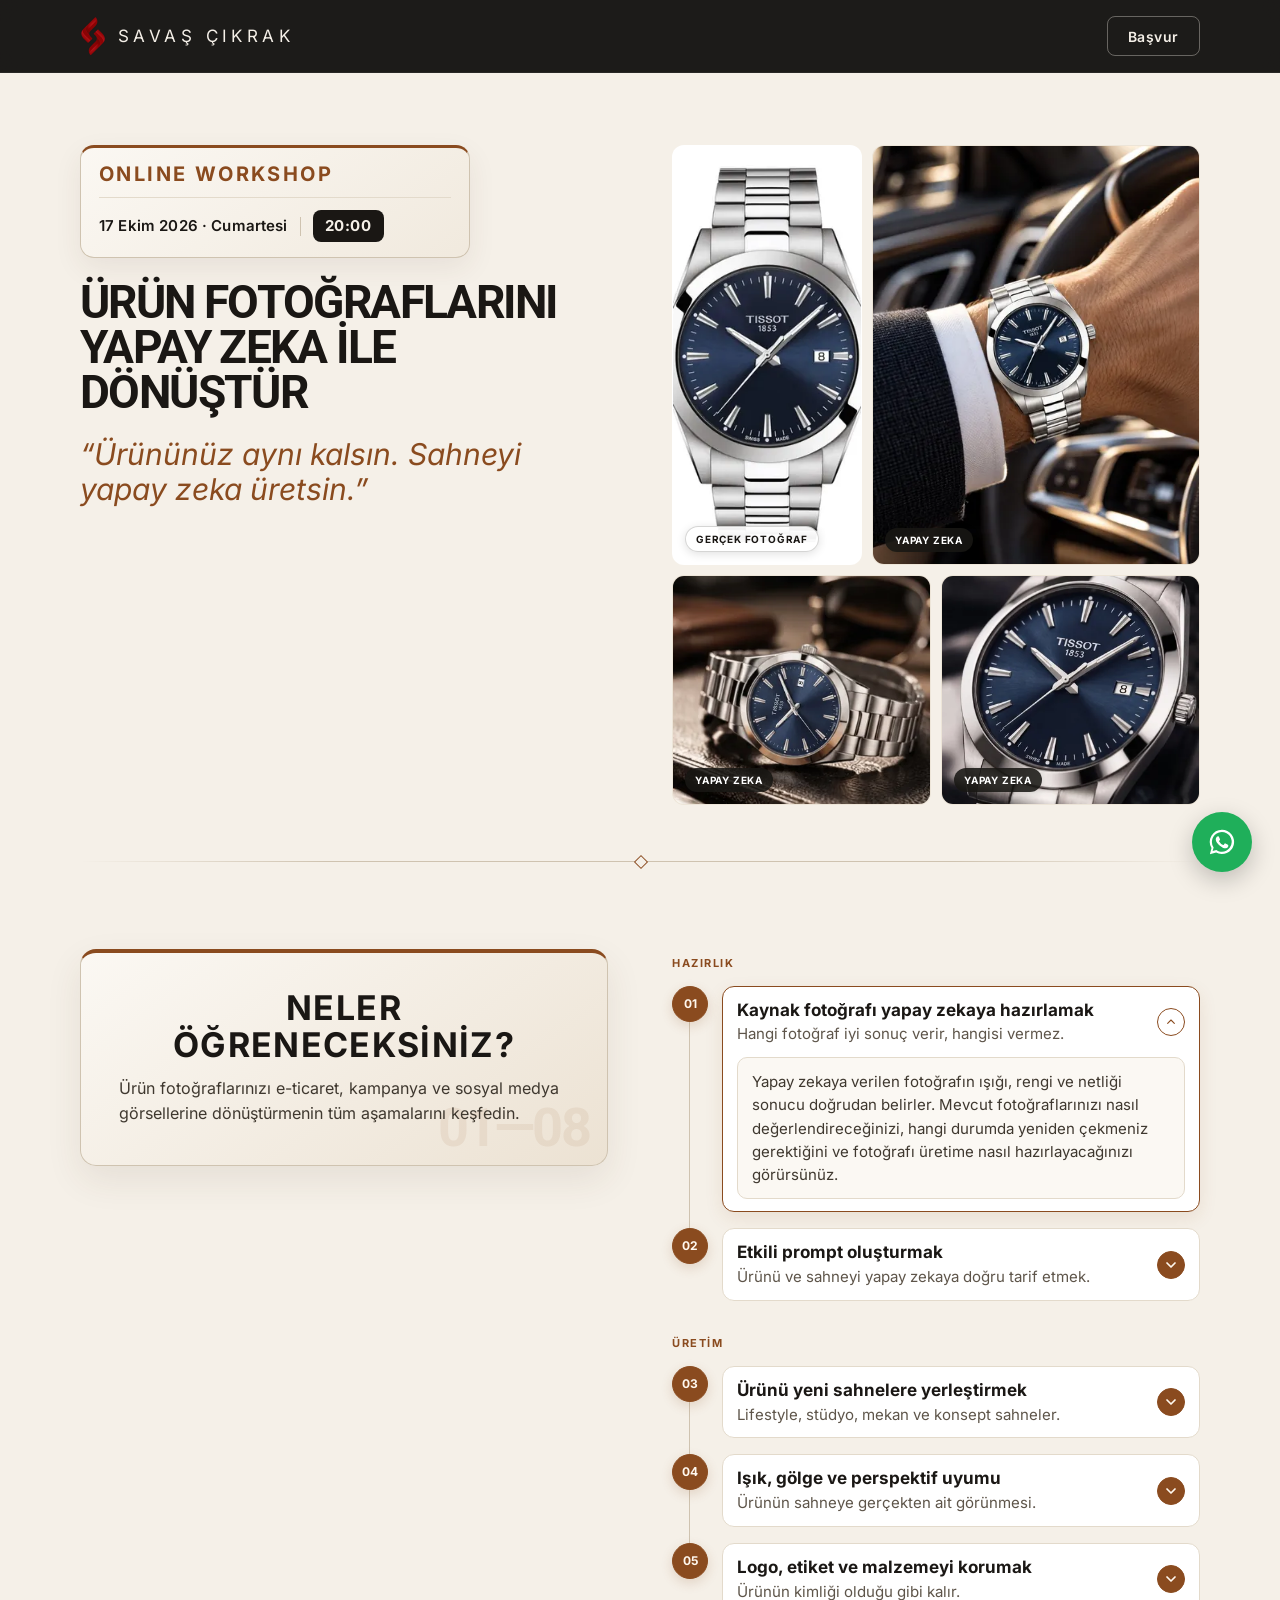
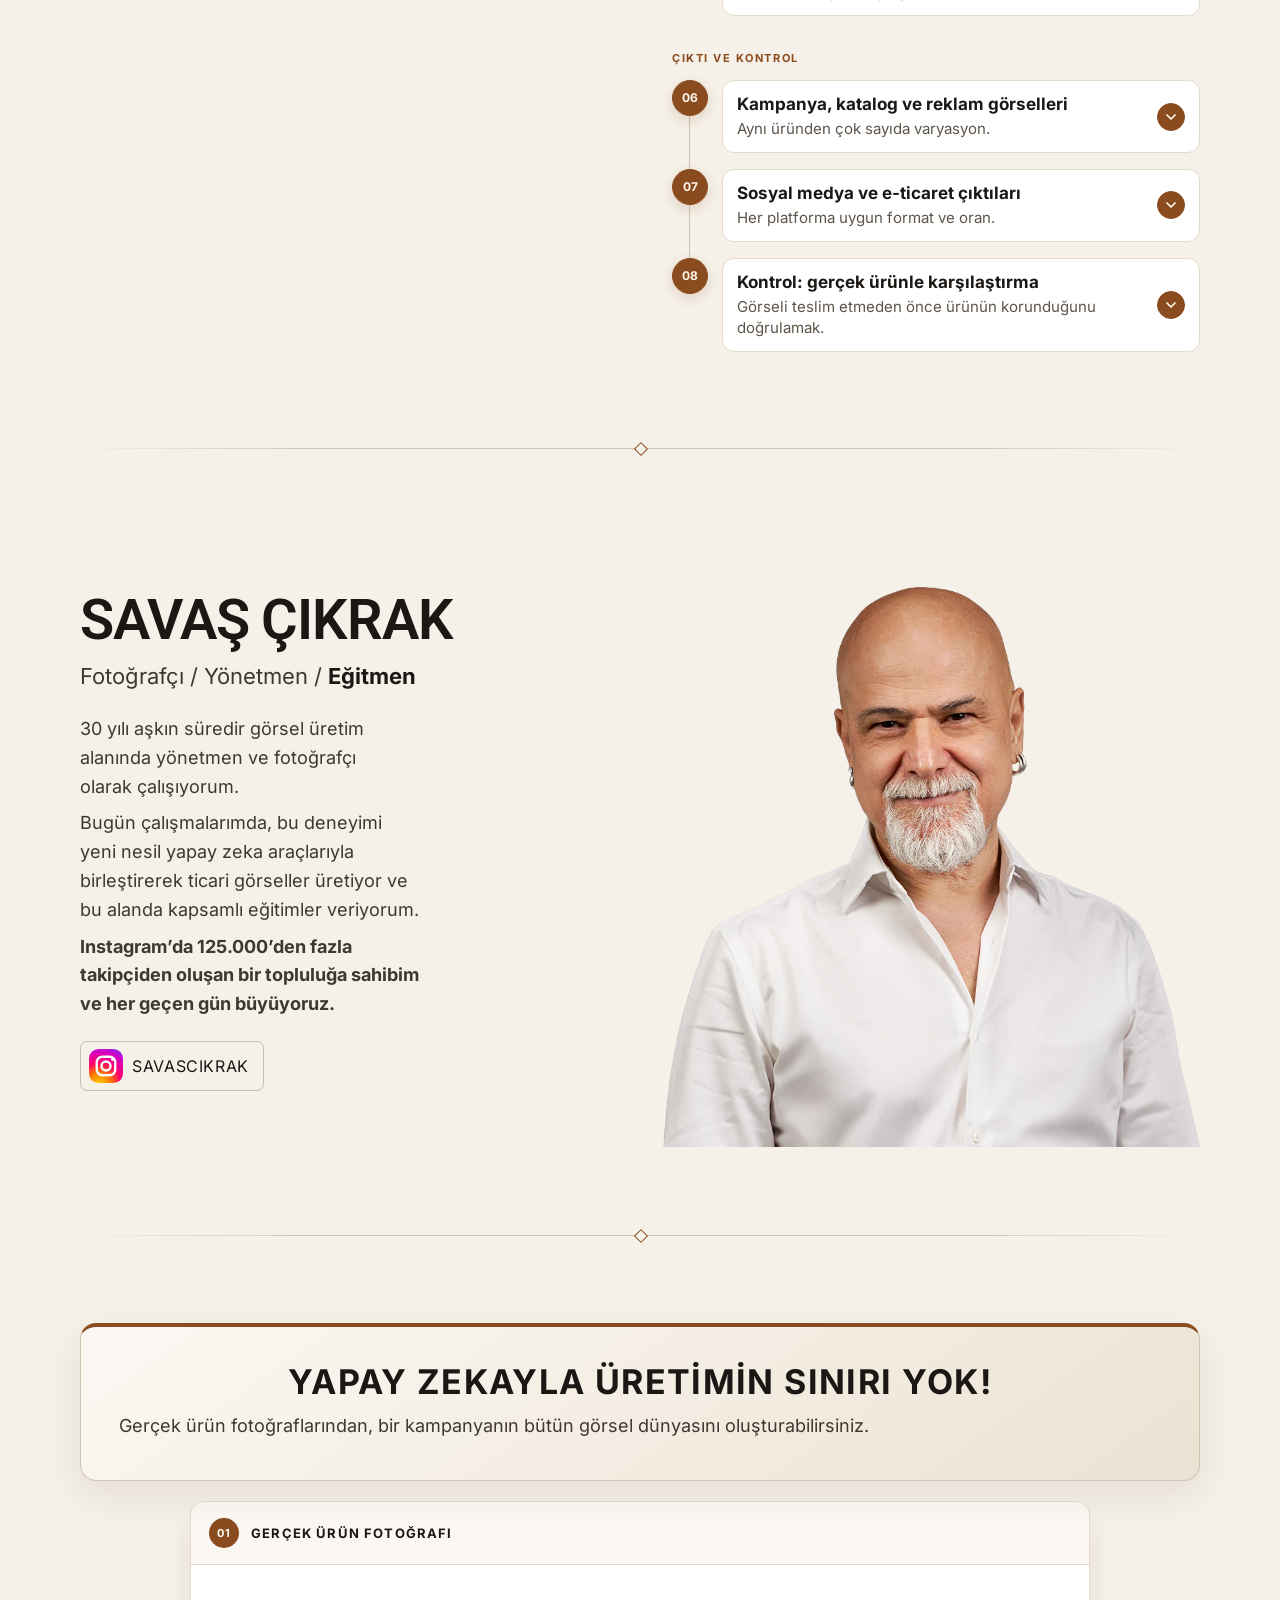
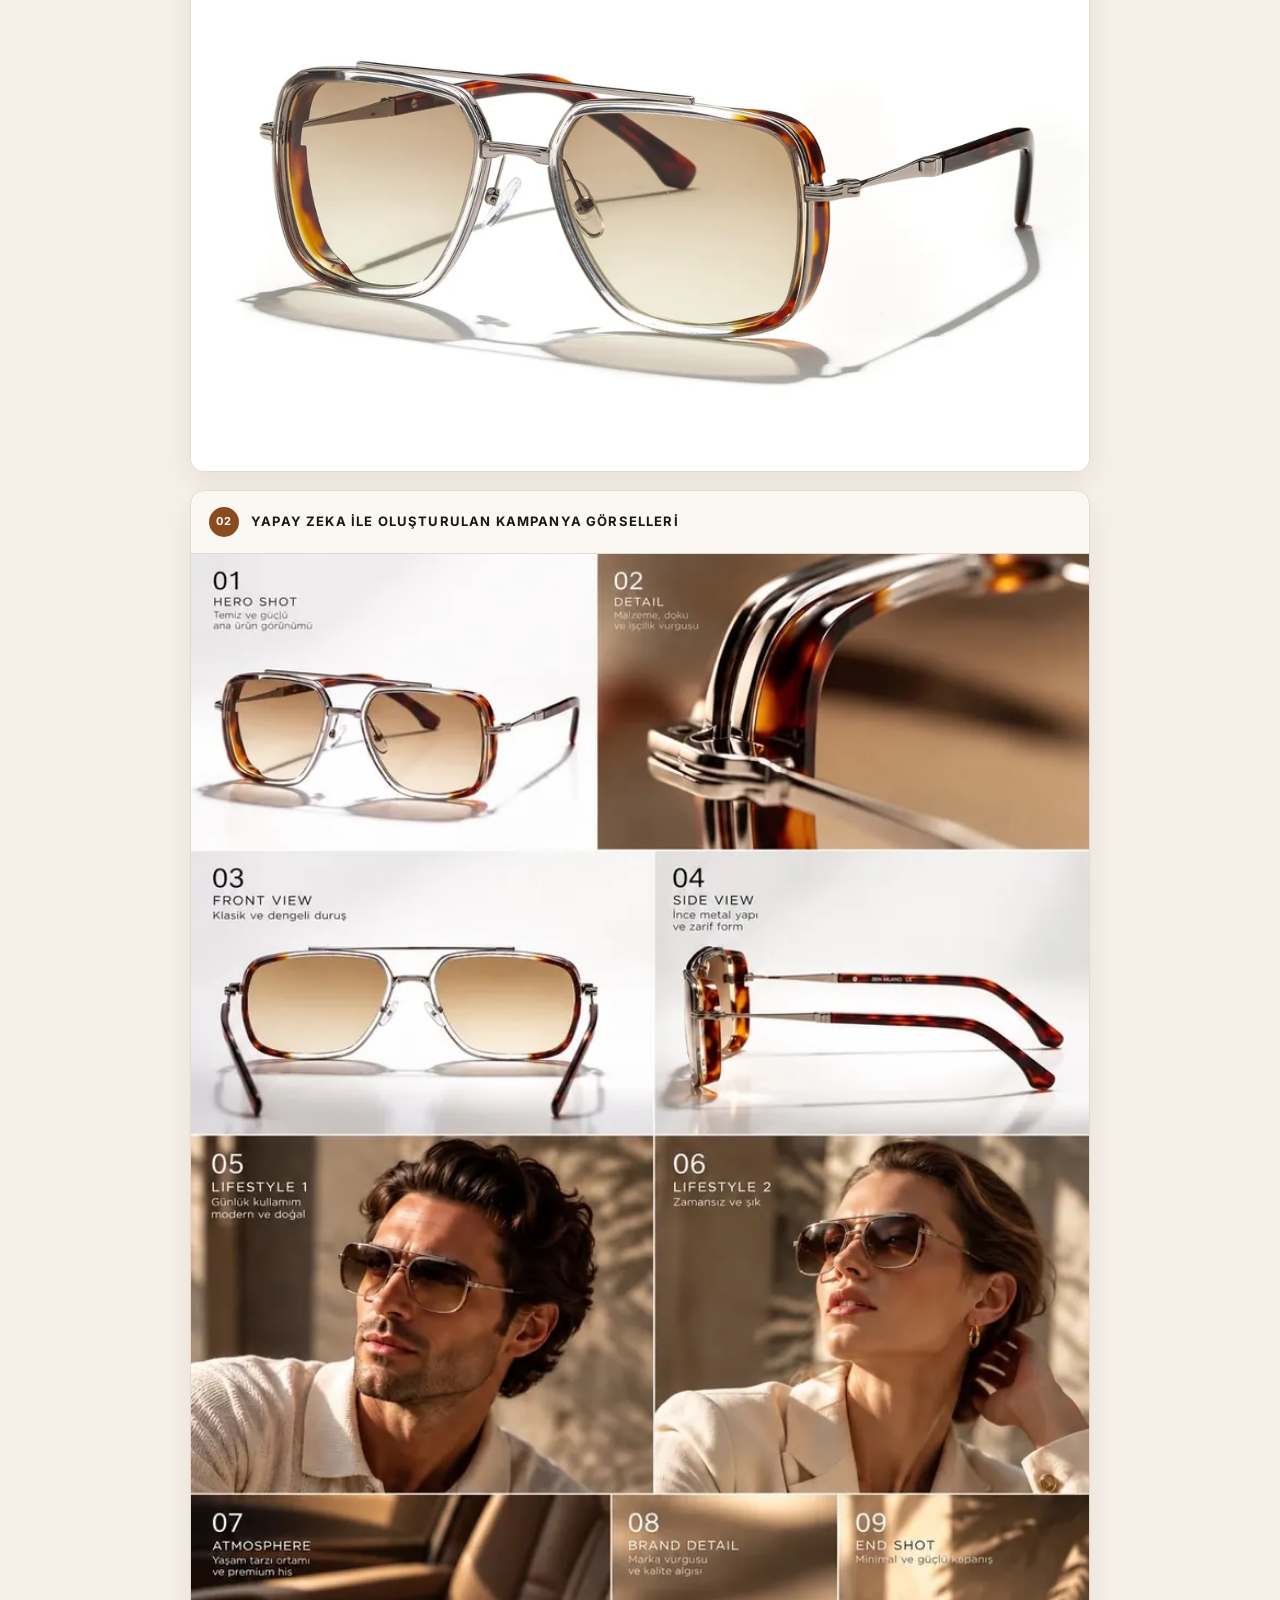
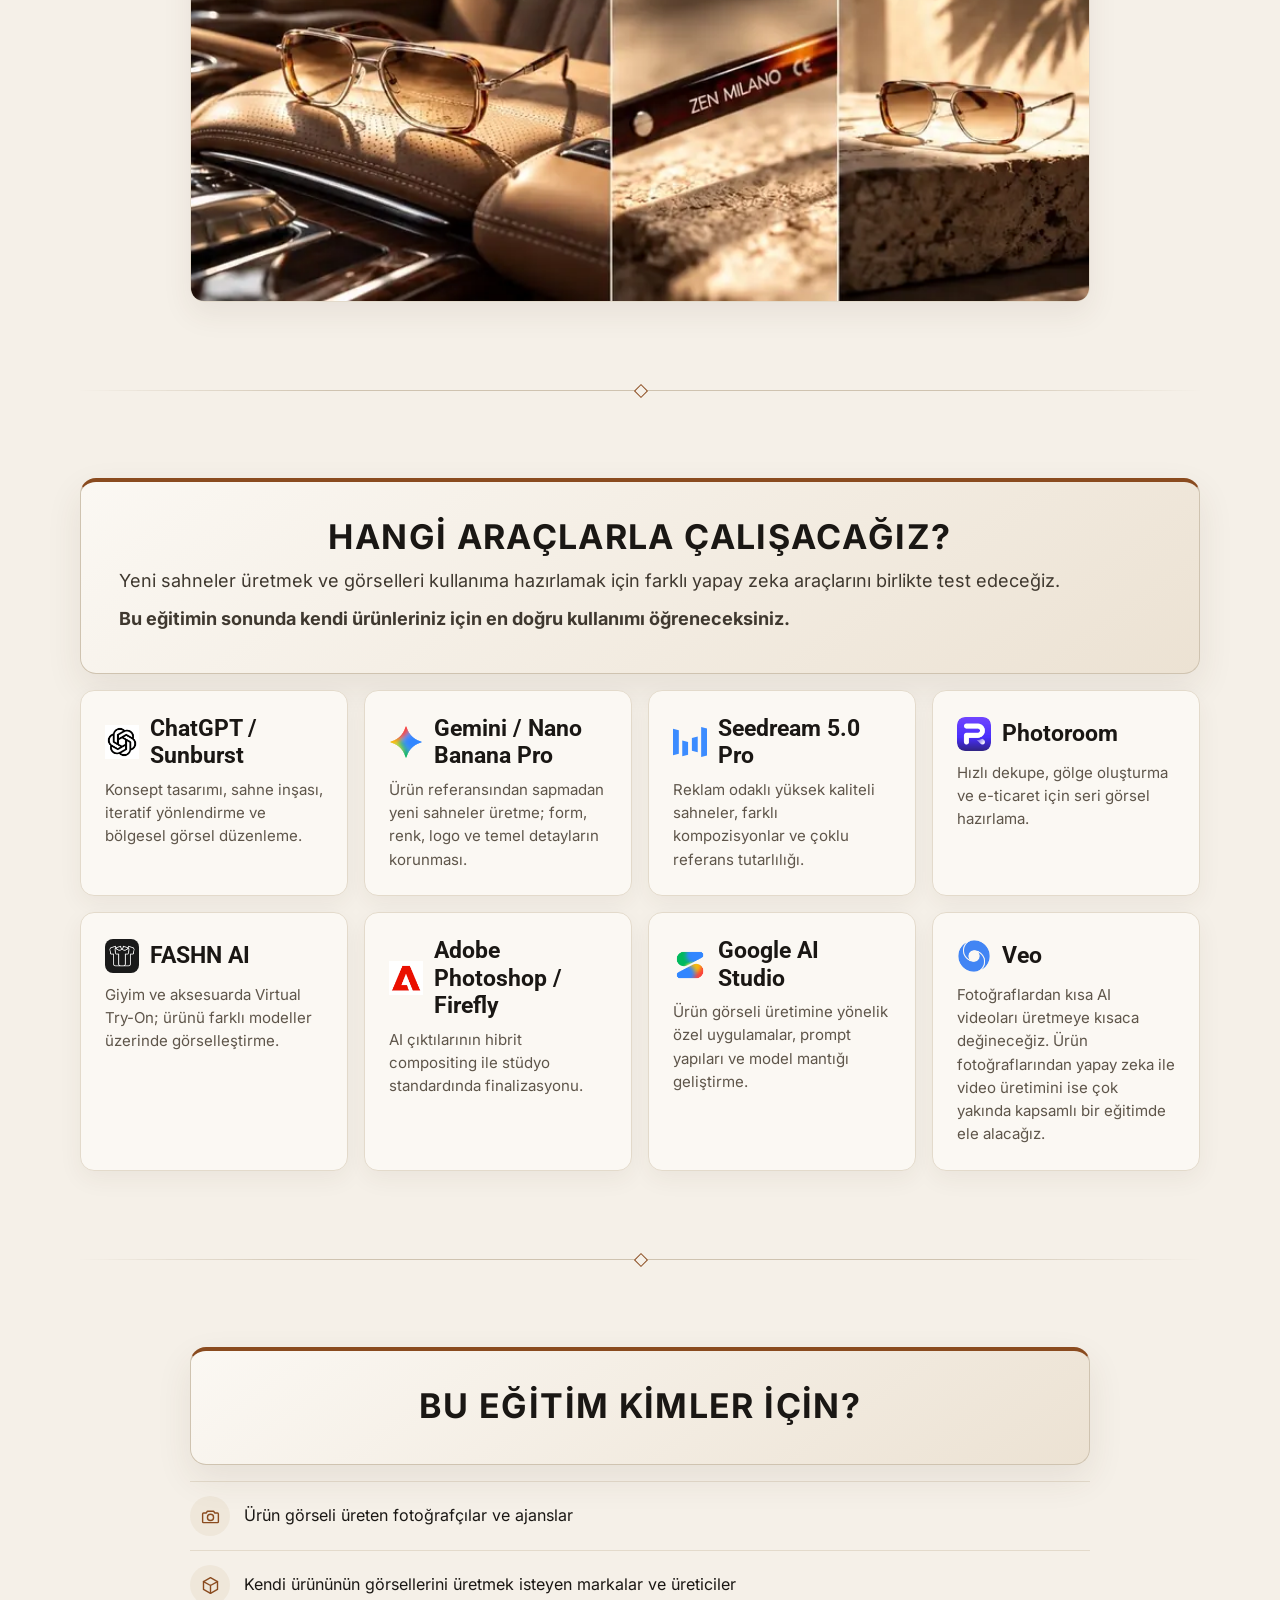
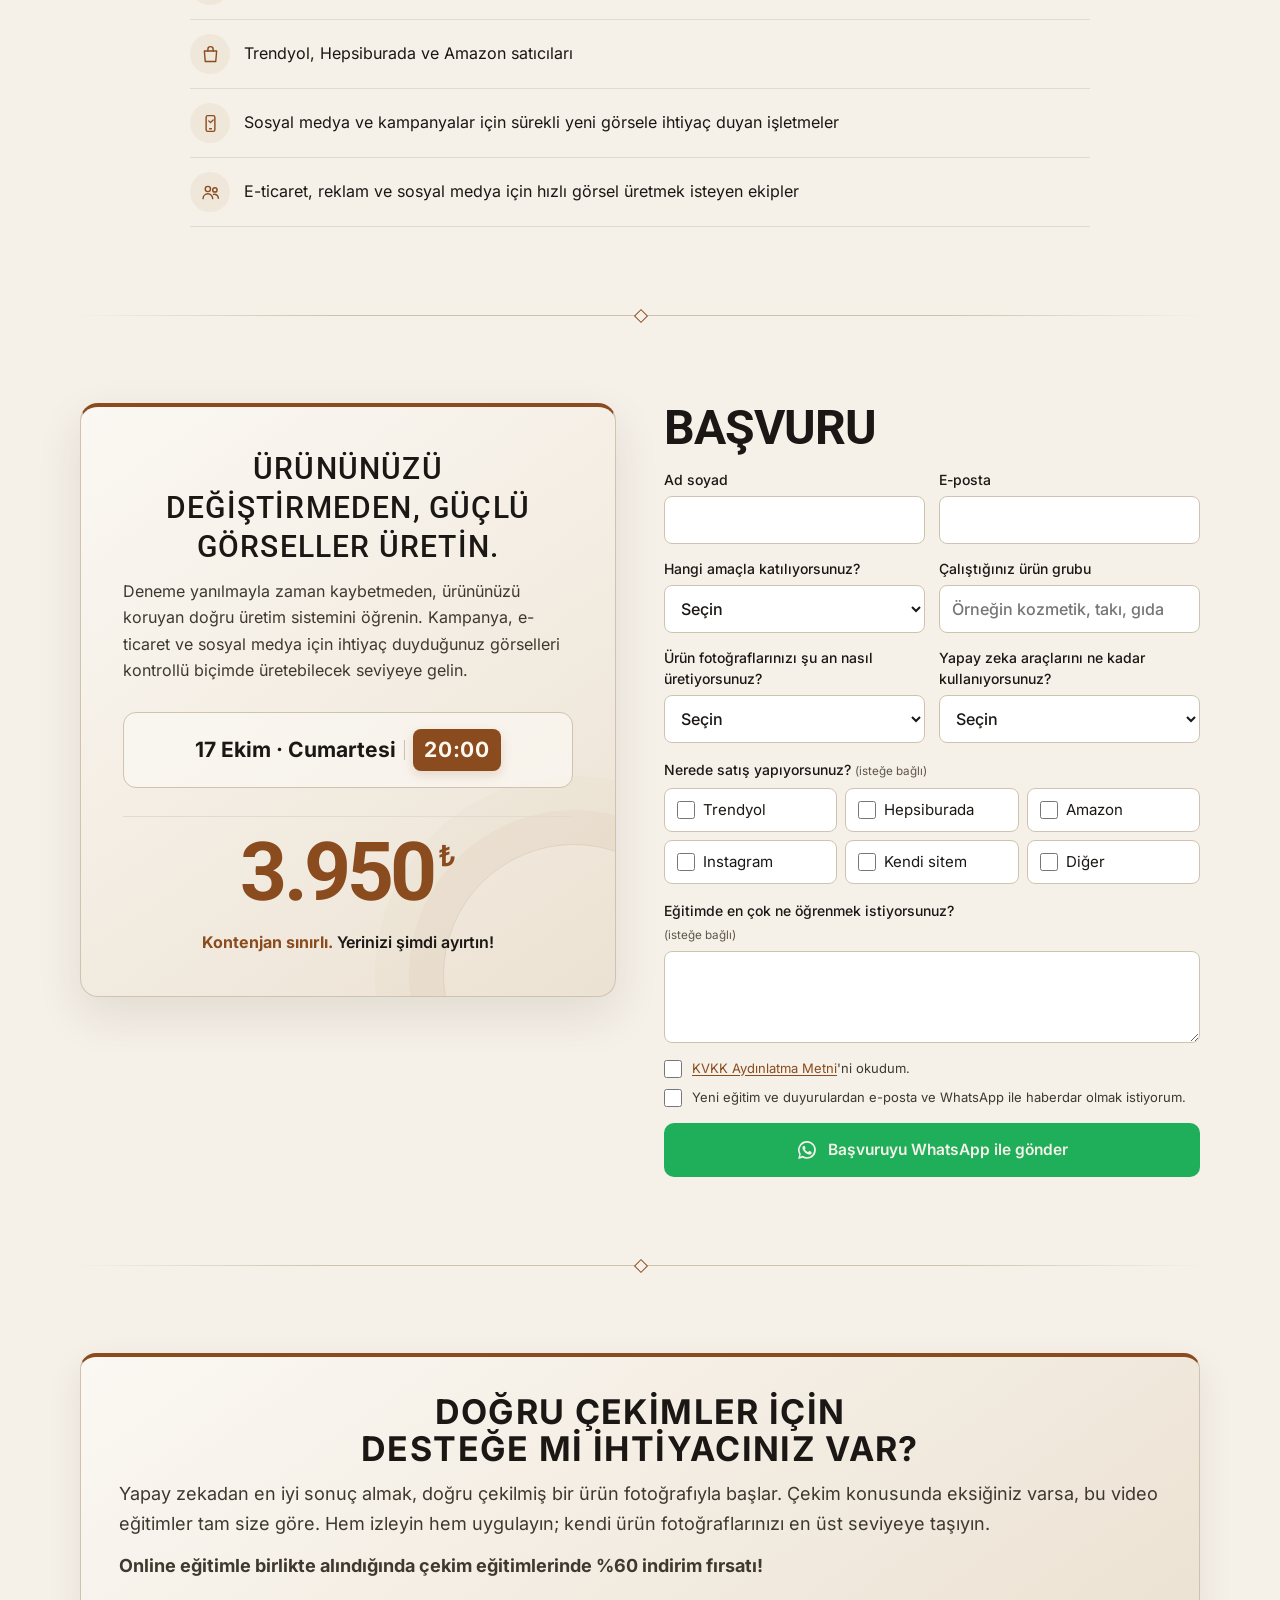
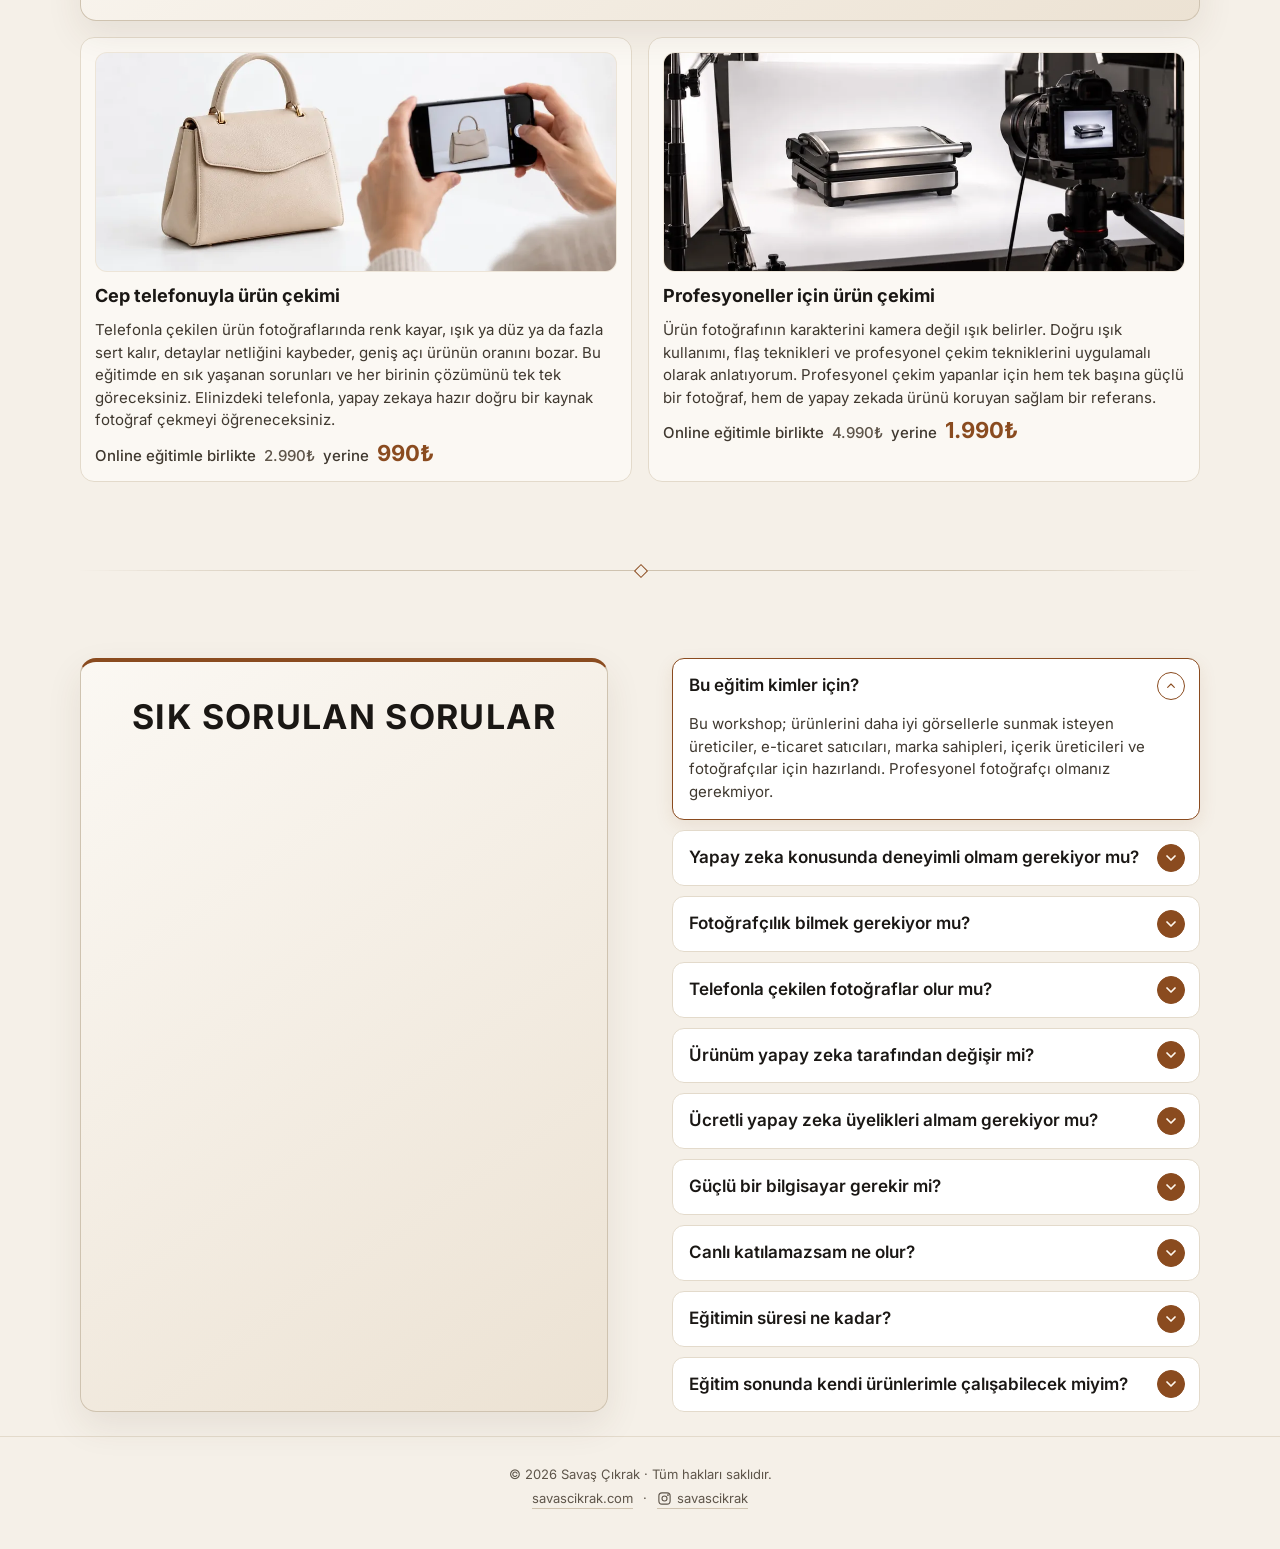
<file: ai/index.html>
<!doctype html>
<html lang="tr">
<head>
<meta charset="utf-8">
<meta name="viewport" content="width=device-width, initial-scale=1, viewport-fit=cover">
<title>Ürün Fotoğraflarını Yapay Zeka ile Dönüştür · Canlı Online Eğitim · Savaş Çıkrak</title>
<meta name="description" content="Elinizdeki ürün fotoğrafından kampanya, sosyal medya ve e-ticaret görselleri üretmeyi öğrenin. Ürününüz aynı kalsın, sahneyi yapay zeka üretsin. 17 Ekim 2026, Cumartesi 20:00, Zoom.">
<meta property="og:title" content="Ürün fotoğraflarını yapay zeka ile dönüştür.">
<meta property="og:description" content="Ürününüz aynı kalsın. Sahneyi yapay zeka üretsin. Canlı online eğitim, 17 Ekim 2026, 20:00.">
<meta property="og:type" content="website">
<meta property="og:url" content="https://savascikrak.com/ai/">
<meta property="og:image" content="https://savascikrak.com/ai/assets/og.jpg">
<meta name="theme-color" content="#F5F0E8">
<link rel="preload" href="/fonts/inter-latin-wght-normal.woff2" as="font" type="font/woff2" crossorigin>
<link rel="preload" href="/fonts/inter-latin-ext-wght-normal.woff2" as="font" type="font/woff2" crossorigin>
<link rel="preload" href="/fonts/roboto-latin-wght-normal.woff2" as="font" type="font/woff2" crossorigin>
<style>
@font-face{font-family:"Inter";font-style:normal;font-weight:400 700;font-display:swap;src:url(/fonts/inter-latin-wght-normal.woff2) format("woff2");unicode-range:U+0000-00FF,U+0131,U+0152-0153,U+02BB-02BC,U+02C6,U+02DA,U+02DC,U+0304,U+0308,U+0329,U+2000-206F,U+20AC,U+2122,U+2191,U+2193,U+2212,U+2215,U+FEFF,U+FFFD}
@font-face{font-family:"Inter";font-style:normal;font-weight:400 700;font-display:swap;src:url(/fonts/inter-latin-ext-wght-normal.woff2) format("woff2");unicode-range:U+0100-02BA,U+02BD-02C5,U+02C7-02CC,U+02CE-02D7,U+02DD-02FF,U+0304,U+0308,U+0329,U+1D00-1DBF,U+1E00-1E9F,U+1EF2-1EFF,U+2020,U+20A0-20AB,U+20AD-20C0,U+2113,U+2C60-2C7F,U+A720-A7FF}
@font-face{font-family:"Inter";font-style:italic;font-weight:400 700;font-display:swap;src:url(/fonts/inter-latin-wght-italic.woff2) format("woff2");unicode-range:U+0000-00FF,U+0131,U+0152-0153,U+02BB-02BC,U+02C6,U+02DA,U+02DC,U+0304,U+0308,U+0329,U+2000-206F,U+20AC,U+2122,U+2191,U+2193,U+2212,U+2215,U+FEFF,U+FFFD}
@font-face{font-family:"Inter";font-style:italic;font-weight:400 700;font-display:swap;src:url(/fonts/inter-latin-ext-wght-italic.woff2) format("woff2");unicode-range:U+0100-02BA,U+02BD-02C5,U+02C7-02CC,U+02CE-02D7,U+02DD-02FF,U+0304,U+0308,U+0329,U+1D00-1DBF,U+1E00-1E9F,U+1EF2-1EFF,U+2020,U+20A0-20AB,U+20AD-20C0,U+2113,U+2C60-2C7F,U+A720-A7FF}
@font-face{font-family:"Roboto";font-style:normal;font-weight:500 700;font-display:swap;src:url(/fonts/roboto-latin-wght-normal.woff2) format("woff2");unicode-range:U+0000-00FF,U+0131,U+0152-0153,U+02BB-02BC,U+02C6,U+02DA,U+02DC,U+0304,U+0308,U+0329,U+2000-206F,U+20AC,U+2122,U+2191,U+2193,U+2212,U+2215,U+FEFF,U+FFFD}
@font-face{font-family:"Roboto";font-style:normal;font-weight:500 700;font-display:swap;src:url(/fonts/roboto-latin-ext-wght-normal.woff2) format("woff2");unicode-range:U+0100-02BA,U+02BD-02C5,U+02C7-02CC,U+02CE-02D7,U+02DD-02FF,U+0304,U+0308,U+0329,U+1D00-1DBF,U+1E00-1E9F,U+1EF2-1EFF,U+2020,U+20A0-20AB,U+20AD-20C0,U+2113,U+2C60-2C7F,U+A720-A7FF}
</style>
<style>
:root{
  --bg:#F5F0E8; --card:#FBF8F3; --tint:#EFE7DA; --line:#E3DACB; --line2:#CFC3B0;
  --ink:#1A1714; --text:#3F382F; --muted:#5E554A; --accent:#8A4B1F;
  --serif:"Roboto",Arial,sans-serif;
  --sans:"Inter",system-ui,-apple-system,"Segoe UI",sans-serif;
  --pad:16px;
}
*{box-sizing:border-box}
html{scroll-behavior:smooth;-webkit-text-size-adjust:100%}
body{margin:0;background:var(--bg);color:var(--ink);font-family:var(--sans);line-height:1.5;padding-bottom:env(safe-area-inset-bottom,0px)}
img{max-width:100%;display:block}
a{color:var(--ink)}
a:hover{color:var(--accent)}
p{margin:0}
h1,h2,h3{margin:0}
.wrap{width:100%;max-width:1200px;margin:0 auto;padding-left:max(var(--pad),env(safe-area-inset-left,0px));padding-right:max(var(--pad),env(safe-area-inset-right,0px))}
.sec{padding-top:40px;padding-bottom:40px;border-top:1px solid var(--line)}
.eb{font-size:11px;letter-spacing:.14em;text-transform:uppercase;font-weight:600;color:var(--muted)}
.h2{font-family:var(--serif);font-weight:600;font-size:32px;line-height:1.05;letter-spacing:-.02em}
.lead{font-size:16px;line-height:1.55;color:var(--text)}
.stack{display:flex;flex-direction:column;gap:16px}
.btn{display:inline-flex;justify-content:center;align-items:center;min-height:54px;padding:0 28px;background:var(--ink);color:var(--bg);border-radius:10px;font-weight:600;font-size:16px;text-decoration:none;border:0;cursor:pointer;font-family:inherit}
.btn:hover{color:var(--bg);background:#000}
.btn.light{background:var(--bg);color:var(--ink)}
.btn.light:hover{background:#fff;color:var(--ink)}

/* Görsel yuvaları: assets klasörüne dosya eklenince görsel kutuyu kaplar */
.ph{position:relative;overflow:hidden;background:#EDE5D8;border:1px dashed #A8987F;border-radius:12px;display:flex;flex-direction:column;justify-content:flex-end;padding:10px;font-size:11px;line-height:1.35;color:#4F473D;margin:0}
.ph img{position:absolute;inset:0;width:100%;height:100%;object-fit:cover}
.ph:has(img) {border-style:solid;border-color:transparent}
.ph strong{font-weight:600}
.ph.white{background:#fff}
.visual-tag{position:absolute;z-index:2;bottom:9px;left:9px;padding:6px 9px;border-radius:999px;background:rgba(25,23,20,.88);color:#fff;font-size:9px;font-weight:700;letter-spacing:.08em;line-height:1;text-transform:uppercase;box-shadow:0 2px 10px rgba(0,0,0,.12)}
.visual-tag.source{background:rgba(255,255,255,.94);color:var(--ink);border:1px solid rgba(26,23,20,.18)}

/* Nav */
.nav{position:sticky;top:0;z-index:20;background:rgba(245,240,232,.92);backdrop-filter:blur(10px);-webkit-backdrop-filter:blur(10px);border-bottom:1px solid var(--line);padding-top:env(safe-area-inset-top,0px)}
.nav .wrap{display:flex;justify-content:space-between;align-items:center;height:64px}
.logo{font-family:var(--serif);font-weight:600;font-size:22px;letter-spacing:-.01em;text-decoration:none}
.logo span{color:var(--accent)}
.nav-links{display:flex;align-items:center;gap:28px;font-size:15px;font-weight:500}
.nav-links a{text-decoration:none}
.nav-links .hide-m{display:none}
.pill{display:inline-flex;align-items:center;height:44px;padding:0 20px;border:1px solid var(--ink);border-radius:999px;font-weight:600;font-size:14px}

/* Hero */
.hero{display:grid;grid-template-areas:"head" "visual" "details";gap:20px;padding-top:32px;padding-bottom:24px}
.hero-head{grid-area:head;display:flex;flex-direction:column;gap:16px}
.hero-event{align-self:center;width:min(100%,390px);padding:16px 18px 15px;border:1px solid var(--line2);border-top:3px solid var(--accent);border-radius:14px;background:linear-gradient(145deg,rgba(251,248,243,.96),rgba(239,231,218,.72));box-shadow:0 10px 28px rgba(73,54,35,.08);text-align:center}
.hero-live{font-size:20px;line-height:1;letter-spacing:.12em;font-weight:800;color:var(--accent)}
.hero-date{display:flex;align-items:center;justify-content:center;gap:12px;margin-top:13px;padding-top:12px;border-top:1px solid var(--line);color:var(--ink);font-size:15px;font-weight:600;letter-spacing:.01em}
.hero-date strong{display:inline-flex;align-items:center;justify-content:center;min-height:32px;padding:0 12px;border-radius:8px;background:var(--ink);color:var(--bg);font-size:15px;letter-spacing:.04em}
.hero-date i{width:1px;height:19px;background:var(--line2)}
.hero h1{font-family:var(--serif);font-weight:700;font-size:clamp(34px,9vw,41px);line-height:.98;letter-spacing:-.04em;text-align:center}
.hero h1 span{display:block;white-space:nowrap}
.hero .sub{font-family:var(--sans);font-style:italic;font-weight:600;font-size:24px;line-height:1.16;color:var(--accent);text-align:center}
.hero-visual{grid-area:visual;display:flex;flex-direction:column;gap:10px}
.hv-top{display:flex;gap:10px}
.hv-top .src{width:37%;flex-shrink:0;height:260px}
.hv-top .model{flex:1;height:260px}
.hv-top .model img{transform:scale(1.1)}
.hv-styles{display:grid;grid-template-columns:repeat(2,minmax(0,1fr));gap:10px}
.hv-styles .ph{height:180px}
.hv-styles .ph:nth-child(1) img{transform:translateX(-3.5%) scale(1.08)}
.caption{font-size:13px;color:var(--muted);text-align:center}
.facts{display:flex;flex-direction:column;gap:10px;padding:16px;background:var(--card);border:1px solid var(--line);border-radius:12px;font-size:14px}
.facts div{display:flex;justify-content:space-between;gap:12px}
.facts span{color:var(--muted)}
.facts strong{text-align:right}

/* Eğitmen kartı */
.trainer{padding-bottom:40px;overflow-x:clip}
html,body{overflow-x:clip}
.tcard{position:relative;margin-top:84px;display:flex;flex-direction:column;justify-content:center;gap:6px;min-height:360px;padding:18px 18px 20px;background:var(--tint);border-radius:16px;clip-path:inset(-600px 0 0 0 round 0 0 16px 16px)}
.tcard img{position:absolute;right:-84px;bottom:0;height:360px;width:auto;max-width:none}
.tcard > *:not(img){position:relative}
.tcard .lbl{font-size:15px;font-weight:700}
.tcard h2{font-family:var(--serif);font-weight:600;font-size:28px;line-height:1;letter-spacing:-.01em;white-space:nowrap}
.tcard .roles{font-size:14px;color:var(--text);margin-top:2px}
.tcard .roles strong{color:var(--ink)}
.tcard .bio{font-size:13.5px;line-height:1.5;color:var(--text);margin-top:8px;width:52%}
.tcard .bio .bio-line{display:block;white-space:nowrap}
.tcard .instagram-link{display:inline-flex;align-items:center;gap:9px;width:max-content;margin-top:9px;padding:6px 11px 6px 7px;background:transparent;border:1px solid rgba(26,23,20,.22);border-radius:7px;color:var(--ink);font-size:14px;font-weight:400;letter-spacing:.04em;text-decoration:none}
.tcard .instagram-link:hover{border-color:var(--accent);color:var(--ink)}
.tcard .instagram-link svg{width:30px;height:30px;flex:0 0 auto}

/* Koruma */
.grid2{display:grid;grid-template-columns:repeat(2,minmax(0,1fr));gap:10px}
.fcard{display:flex;flex-direction:column;gap:8px;padding:10px;background:var(--card);border:1px solid var(--line);border-radius:12px}
.fcard .ph{height:110px}
.fcard .ph figcaption{position:absolute;z-index:2;left:8px;right:8px;bottom:8px;display:flex;justify-content:space-between;gap:8px;color:#fff;font-size:9px;font-weight:700;letter-spacing:.08em;text-transform:uppercase}
.fcard .ph figcaption span{padding:4px 6px;border-radius:3px;background:rgba(20,18,16,.76);color:#fff;line-height:1}
.fcard strong{font-size:15px}
.fcard span{font-size:13px;color:var(--muted);line-height:1.4}

/* Süreç */
.steps{display:flex;flex-direction:column;gap:18px}
.step{display:flex;gap:14px}
.num{flex-shrink:0;width:36px;height:36px;border-radius:50%;border:1px solid var(--ink);display:flex;align-items:center;justify-content:center;font-size:13px;font-weight:600}
.num.dark{background:var(--ink);color:var(--bg)}
.step strong{font-size:16px;display:block;margin-bottom:4px}
.step p{font-size:14px;line-height:1.5;color:var(--text)}
.step-imgs .ph{height:110px}

/* Video eğitimler */
.tint{background:var(--tint);border-top:0}
.vcards{display:flex;flex-direction:column;gap:12px}
.vcard{display:flex;flex-direction:column;gap:10px;padding:12px;background:var(--card);border:1px solid var(--line);border-radius:12px}
.vcard .ph{height:150px}
.vcard strong{font-size:17px}
.vcard p{font-size:14px;line-height:1.5;color:var(--text)}
.vcard .price{display:flex;align-items:baseline;flex-wrap:wrap;gap:5px 8px;font-size:14px;font-weight:500}
.vcard .price-label{color:var(--text)}
.vcard .price-bridge{color:var(--text)}
.vcard .old-price{color:var(--muted);font-weight:500}
.vcard .price b{color:var(--accent);font-size:22px;line-height:1;font-weight:700}

/* Program */
.plist{display:flex;flex-direction:column;list-style:none;margin:0;padding:0}
.plist li{display:flex;gap:14px;padding:14px 0;border-top:1px solid var(--line)}
.plist li:last-child{border-bottom:1px solid var(--line)}
.plist .n{font-size:13px;font-weight:600;color:var(--accent);width:22px;flex-shrink:0}
.plist strong{font-size:15px;display:block;margin-bottom:3px}
.plist span{font-size:14px;color:var(--muted);line-height:1.45}

/* Galeri */
.gallery{display:grid;grid-template-columns:repeat(2,minmax(0,1fr));gap:10px}
.gallery .ph{height:180px}

/* Kimler / ihtiyaç */
.who{display:flex;flex-direction:column;gap:10px;font-size:15px;line-height:1.45}
.who div{padding:14px;background:var(--card);border:1px solid var(--line);border-radius:10px}
.quote{font-family:var(--serif);font-size:19px;line-height:1.35}
.chips{display:flex;flex-wrap:wrap;gap:8px;font-size:14px;font-weight:500}
.chips span{padding:8px 14px;border:1px solid var(--line2);border-radius:999px}
.split{display:flex;flex-direction:column;gap:0}
.split > div{padding-top:40px;padding-bottom:40px}
.split > div + div{border-top:1px solid var(--line)}

/* Fiyat + form */
.buy{display:flex;flex-direction:column;gap:0}
.price-box{position:relative;overflow:hidden;display:flex;flex-direction:column;gap:24px;margin-top:40px;padding:30px 22px;border:1px solid var(--line2);border-top:4px solid var(--accent);border-radius:18px;background:linear-gradient(145deg,#FBF8F3 0%,#ECE2D3 100%);color:var(--ink);box-shadow:0 18px 46px rgba(73,54,35,.11)}
.price-box::after{content:"";position:absolute;right:-90px;bottom:-110px;width:260px;height:260px;border:1px solid rgba(138,75,31,.13);border-radius:50%;box-shadow:0 0 0 34px rgba(138,75,31,.035),0 0 0 68px rgba(138,75,31,.025);pointer-events:none}
.price-copy{position:relative;z-index:1;display:flex;flex-direction:column;gap:12px}
.price-copy h2{font-family:var(--serif);font-size:29px;line-height:1.08;letter-spacing:-.025em;font-weight:700}
.price-copy p{font-size:15px;line-height:1.65;color:var(--text)}
.price-event{position:relative;z-index:1;padding:16px 17px 15px;border:1px solid var(--line2);border-radius:13px;background:rgba(251,248,243,.72)}
.price-date{display:flex;align-items:center;justify-content:center;gap:10px;color:var(--ink);font-size:14px;font-weight:600;letter-spacing:.01em}
.price-date strong{display:inline-flex;align-items:center;justify-content:center;min-height:32px;padding:0 12px;border-radius:999px;background:var(--ink);color:var(--bg);font-size:15px;letter-spacing:.04em}
.price-date i{width:1px;height:19px;background:var(--line2)}
.price-amount{position:relative;z-index:1;display:flex;align-items:flex-start;justify-content:center;gap:4px;padding-top:19px;border-top:1px solid var(--line);font-family:var(--serif);font-weight:700;font-size:62px;line-height:.9;letter-spacing:-.045em;color:var(--accent)}
.price-amount small{padding-top:5px;font-family:var(--sans);font-size:24px;line-height:1;font-weight:600;letter-spacing:0}
.price-urgency{position:relative;z-index:1;margin-top:-6px;text-align:center;font-size:16px;line-height:1.4;font-weight:600;color:var(--ink)}
.price-urgency strong{color:var(--accent);font-weight:700}
.form{display:flex;flex-direction:column;gap:16px;padding-top:44px;padding-bottom:44px}
.fgrid{display:flex;flex-direction:column;gap:16px}
.fld{display:flex;flex-direction:column;gap:6px;font-size:13px;font-weight:500}
.inp{height:48px;border:1px solid var(--line2);border-radius:8px;background:#fff;padding:0 12px;font:inherit;font-size:16px;color:var(--ink);width:100%}
.inp:focus{outline:2px solid var(--accent);outline-offset:1px}
.check{display:flex;gap:10px;align-items:flex-start;font-size:14px;line-height:1.45;padding:12px;background:var(--card);border:1px solid var(--line);border-radius:10px;cursor:pointer}
.check input{width:20px;height:20px;margin:0;flex-shrink:0;accent-color:var(--ink)}
.note{font-size:13px;line-height:1.5;color:var(--muted)}
.form-ok{display:none;padding:14px;background:var(--card);border:1px solid var(--line);border-radius:10px;font-size:15px}
.fld small{font-weight:400;color:var(--muted)}
.inp-area{height:auto;min-height:84px;padding:10px 12px;line-height:1.45;resize:vertical}
.chk-group{border:0;margin:0;padding:0;min-width:0}
.chk-group legend{padding:0;margin-bottom:8px}
.chk-list{display:grid;grid-template-columns:repeat(2,minmax(0,1fr));gap:8px}
.chk{display:flex;align-items:center;gap:8px;min-height:44px;padding:0 12px;border:1px solid var(--line2);border-radius:8px;background:#fff;font-size:15px;font-weight:400;color:var(--ink);cursor:pointer}
.chk input,.consent input{flex:0 0 auto;width:18px;height:18px;margin:0;accent-color:var(--accent)}
.consents{display:flex;flex-direction:column;gap:10px}
.consent{display:flex;align-items:flex-start;gap:10px;font-size:13px;line-height:1.45;color:var(--text);cursor:pointer}
.consent input{margin-top:1px}
.consent a{color:var(--accent);text-decoration:underline;text-underline-offset:2px}
.inp.err{border-color:#B3261E;box-shadow:0 0 0 1px #B3261E}
.consent.err{color:#B3261E}
.consent.err input{outline:2px solid #B3261E;outline-offset:1px}
.form-err{display:none;font-size:13px;color:#B3261E}

/* SSS */
.faq details{border-top:1px solid var(--line);padding:14px 0}
.faq details:last-child{border-bottom:1px solid var(--line)}
.faq summary{font-size:15px;font-weight:600;cursor:pointer;list-style:none;display:flex;justify-content:space-between;gap:12px}
.faq summary::-webkit-details-marker{display:none}
.faq summary::after{content:"+";font-weight:400;font-size:20px;line-height:1}
.faq details[open] summary::after{content:"–"}
.faq p{font-size:14px;line-height:1.5;color:var(--text);margin-top:8px}

/* Kapanış */
.final{background:var(--tint);padding-top:44px;padding-bottom:44px}
.final .in{display:flex;flex-direction:column;gap:18px}
.final .big{font-family:var(--serif);font-weight:600;font-size:32px;line-height:1.08;letter-spacing:-.02em}
footer{background:var(--ink);color:#C9BDAA;font-size:13px;padding-top:32px;padding-bottom:32px}
footer .wrap{display:flex;flex-direction:column;gap:8px}
footer .logo{color:var(--bg);font-size:20px}

/* Mobil sabit başvuru çubuğu */
.sticky{position:fixed;left:0;right:0;bottom:0;z-index:30;padding:10px var(--pad) calc(10px + env(safe-area-inset-bottom,0px));background:rgba(245,240,232,.95);backdrop-filter:blur(10px);-webkit-backdrop-filter:blur(10px);border-top:1px solid var(--line);display:flex;align-items:center;justify-content:space-between;gap:12px}
.sticky .info{font-size:13px;line-height:1.3}
.sticky .info strong{display:block;font-size:14px}
.sticky .btn{min-height:48px;padding:0 22px;font-size:15px}

/* Tablet ve masaüstü */
@media (min-width:900px){
  :root{--pad:40px}
  body{padding-bottom:0}
  .sticky{display:none}
  .nav .wrap{height:76px}
  .logo{font-size:26px}
  .nav-links .hide-m{display:inline}
  .pill{background:var(--ink);color:var(--bg);border-color:var(--ink)}
  .pill:hover{color:var(--bg)}
  .sec{padding-top:88px;padding-bottom:88px}
  .eb{font-size:12px}
  .h2{font-size:48px;line-height:1.04}
  .lead{font-size:18px}
  .hero{grid-template-columns:minmax(0,1fr) minmax(0,1fr);grid-template-areas:"head visual";column-gap:64px;row-gap:24px;padding-top:72px;padding-bottom:56px;align-items:start}
  .hero h1{font-size:66px;line-height:.98;letter-spacing:-.035em}
  .hero .sub{font-size:30px}
  .hero-head{gap:22px;align-self:start}
  .hv-top .src{width:190px;height:420px}
  .hv-top .model{height:420px}
  .hv-styles .ph{height:230px}
  .ph{font-size:13px;padding:14px}
  .caption{text-align:left;font-size:14px}
  .visual-tag{bottom:12px;left:12px;padding:7px 10px;font-size:10px}
  .facts{flex-direction:row;gap:28px;padding:18px 0;background:none;border:0;border-top:1px solid var(--line);border-bottom:1px solid var(--line);border-radius:0;font-size:15px}
  .facts div{flex-direction:column;gap:4px;justify-content:flex-start}
  .facts span{font-size:13px}
  .facts strong{text-align:left}
  .trainer{padding-bottom:88px}
  .tcard{margin-top:150px;min-height:400px;padding:56px 64px;justify-content:center;gap:10px;border-radius:20px;clip-path:inset(-600px 0 0 0 round 0 0 20px 20px)}
  .tcard img{right:80px;height:560px}
  .tcard .lbl{font-size:20px}
  .tcard h2{font-size:56px;letter-spacing:-.02em}
  .tcard .roles{font-size:22px}
  .tcard .bio{font-size:18px;line-height:1.6;width:auto;max-width:460px;margin-top:12px}
  .tcard .bio .bio-line{display:inline;white-space:normal}
  .tcard .instagram-link{margin-top:12px;padding:7px 14px 7px 8px;font-size:16px}
  .tcard .instagram-link svg{width:34px;height:34px}
  .head2{display:grid;grid-template-columns:repeat(2,minmax(0,1fr));gap:64px;align-items:end}
  .grid4{grid-template-columns:repeat(4,minmax(0,1fr));gap:16px}
  .fcard{padding:12px;border-radius:14px}
  .fcard .ph{height:200px}
  .fcard strong{font-size:18px}
  .fcard span{font-size:15px}
  .steps{display:grid;grid-template-columns:repeat(4,minmax(0,1fr));gap:24px}
  .step{flex-direction:column;gap:12px}
  .step-imgs{display:none}
  .step .ph-d{display:flex;height:200px}
  .step strong{font-size:19px}
  .step p{font-size:15px}
  .vsec{display:grid;grid-template-columns:repeat(2,minmax(0,1fr));gap:64px;align-items:center}
  .vcards{display:grid;grid-template-columns:repeat(2,minmax(0,1fr));gap:16px}
  .vcard{padding:14px;border-radius:14px}
  .vcard .ph{height:220px}
  .vcard strong{font-size:18px}
  .vcard p,.vcard .price{font-size:15px}
  .psec{display:grid;grid-template-columns:repeat(2,minmax(0,1fr));gap:64px}
  .plist li{gap:18px;padding:16px 0}
  .plist strong{font-size:17px}
  .plist span{font-size:15px}
  .gallery{grid-template-columns:repeat(3,minmax(0,1fr));gap:16px}
  .gallery .ph{height:300px}
  .split{display:grid;grid-template-columns:repeat(2,minmax(0,1fr));gap:64px}
  .split > div{padding-top:88px;padding-bottom:88px}
  .split > div + div{border-top:0}
  .who{font-size:16px}
  .quote{font-size:22px}
  .chips{font-size:15px;gap:10px}
  .buy{display:grid;grid-template-columns:repeat(2,minmax(0,1fr));gap:48px;align-items:start;padding-top:88px;padding-bottom:88px}
  .price-box{margin:0;padding:42px;border-radius:18px;gap:28px}
  .price-copy h2{font-size:38px}
  .price-copy p{font-size:16px}
  .price-event{padding:18px 20px}
  .price-date{font-size:15px}
  .price-amount{font-size:82px}
  .price-amount small{font-size:29px}
  .form{padding:0}
  .fgrid{display:grid;grid-template-columns:repeat(2,minmax(0,1fr));gap:14px}
  .fgrid .fld{justify-content:flex-end}
  .chk-list{grid-template-columns:repeat(3,minmax(0,1fr))}
  .fld{font-size:14px}
  .faqsec{display:grid;grid-template-columns:repeat(2,minmax(0,1fr));gap:64px}
  .faq summary{font-size:17px}
  .faq p{font-size:15px}
  .final{padding-top:80px;padding-bottom:80px}
  .final .in{flex-direction:row;justify-content:space-between;align-items:center;gap:48px}
  .final .big{font-size:52px;max-width:760px}
  footer .wrap{flex-direction:row;justify-content:space-between;align-items:center}
}
.ph-d{display:none}

/* ===== Tasarım düzenlemesi v2 (mobil öncelikli) ===== */
.h2{font-weight:700}
.hero .sub{font-style:normal;font-weight:500}
.fcard{background:none;border:0;padding:0;gap:6px}
.who{gap:0}
.who div{background:none;border:0;border-top:1px solid var(--line);border-radius:0;padding:14px 0}
.who div:last-child{border-bottom:1px solid var(--line)}
.steps,.gallery{display:flex;flex-direction:row;gap:12px;overflow-x:auto;scroll-snap-type:x mandatory;scroll-padding-left:var(--pad);margin:0 calc(-1 * var(--pad));padding:0 var(--pad) 4px;scrollbar-width:none;-webkit-overflow-scrolling:touch}
.steps::-webkit-scrollbar,.gallery::-webkit-scrollbar{display:none}
.step{flex:0 0 78%;flex-direction:column;gap:10px;scroll-snap-align:start}
.step .ph-d{display:flex;height:200px}
.step-imgs{display:none}
.gallery .ph{flex:0 0 72%;height:280px;scroll-snap-align:start}
.swipe{font-size:12px;color:var(--muted);letter-spacing:.04em;margin-top:-4px}
@media (min-width:900px){
  .swipe{display:none}
  .steps,.gallery{margin:0;padding:0;overflow:visible}
  .steps{display:grid;grid-template-columns:repeat(4,minmax(0,1fr));gap:24px}
  .step{flex:none}
  .gallery{display:grid;grid-template-columns:repeat(3,minmax(0,1fr));gap:16px}
  .gallery .ph{height:300px}
  .hero h1{font-size:min(52px,3.6vw);text-align:left}
  .hero-event{align-self:flex-start;width:auto;min-width:390px;text-align:left}
  .hero-date{justify-content:flex-start}
  .hero .sub{text-align:left}
  .psec > .stack:first-child{position:sticky;top:110px;align-self:start}
}

#kimler,#cekim{scroll-margin-top:16px}
#program{scroll-margin-top:16px}

/* Program: gruplu zaman çizelgesi */
.program-intro{position:relative;overflow:hidden;padding:26px 24px 28px;border:1px solid var(--line2);border-top:4px solid var(--accent);border-radius:16px;background:linear-gradient(145deg,#FBF8F3 0%,#ECE2D3 100%);box-shadow:0 14px 36px rgba(73,54,35,.09)}
.program-intro::after{content:"01—08";position:absolute;right:18px;bottom:10px;font-family:var(--serif);font-size:54px;line-height:1;font-weight:700;letter-spacing:-.05em;color:rgba(138,75,31,.08);pointer-events:none}
.program-intro h2{position:relative;z-index:1;font-family:var(--sans);font-size:34px;line-height:1.1;letter-spacing:.04em;font-weight:800;text-transform:uppercase;text-align:center;color:var(--ink)}
.program-sub{position:relative;z-index:1;max-width:560px;margin:12px auto 0;font-size:16px;line-height:1.55;text-align:center;color:var(--text)}
.program-intro .lead{position:relative;z-index:1;width:auto;max-width:620px;margin:12px auto 0;text-align:center}
.protection-intro,.tools-intro{align-self:stretch;position:relative;top:auto}
.protection-intro::after,.tools-intro::after{display:none}
.protection-copy{width:100%;max-width:900px;margin:4px auto 0;padding-top:12px;text-align:left}
.protection-copy .lead{line-height:1.65}
.campaign-intro{width:100%;max-width:900px;margin:0 auto;text-align:center}
.campaign-showcase{display:flex;flex-direction:column;gap:14px;width:100%;max-width:900px;margin:4px auto 0}
.campaign-card{overflow:hidden;margin:0;background:var(--card);border:1px solid var(--line);border-radius:14px;box-shadow:0 12px 30px rgba(73,54,35,.08)}
.campaign-card figcaption{display:flex;align-items:center;gap:12px;padding:13px 15px;border-bottom:1px solid var(--line);font-size:12px;font-weight:700;letter-spacing:.09em;text-transform:uppercase;color:var(--ink)}
.campaign-card figcaption b{display:flex;align-items:center;justify-content:center;flex:0 0 auto;width:30px;height:30px;border-radius:50%;background:var(--accent);color:#fff;font-size:11px}
.campaign-card img{display:block;width:100%;height:auto}
.tl{display:flex;flex-direction:column;gap:20px}
.tl-phase{font-size:11px;letter-spacing:.14em;text-transform:uppercase;font-weight:700;color:var(--accent);margin-bottom:6px}
.tl-list{list-style:none;margin:0;padding:0;position:relative}
.tl-list li:not(:last-child)::after{content:"";position:absolute;left:17px;top:44px;bottom:-8px;width:1px;background:var(--line2)}
.tl{margin-top:6px}
.tl-list li{position:relative;display:flex;gap:14px;align-items:flex-start;padding:8px 0}
.tl-list .n{flex-shrink:0;width:36px;height:36px;border-radius:50%;background:var(--accent);border:1px solid var(--accent);display:flex;align-items:center;justify-content:center;font-size:12px;font-weight:800;color:#FFF8EF;position:relative;z-index:1;box-shadow:0 4px 12px rgba(138,75,31,.18)}
.tl-list .n.dark{background:var(--accent);border-color:var(--accent);color:#FFF8EF}

.tl-list strong{display:block;font-size:15px;line-height:1.35;margin-bottom:2px}
.tl-list li span:not(.n){font-size:14px;line-height:1.45;color:var(--muted)}
@media (min-width:900px){
  .program-intro{align-self:start;position:sticky;top:110px;padding:36px 38px 40px}
  .protection-intro,.tools-intro{align-self:stretch;position:relative;top:auto;padding:36px 38px 40px}
  .protection-copy{padding-top:15px}
  .campaign-showcase{gap:18px}
  .campaign-card figcaption{padding:16px 18px;font-size:13px}
  .tl{gap:26px}
  .tl-list strong{font-size:17px}
  .tl-list li span:not(.n){font-size:15px}
}
@media (max-width:899px){
  .program-intro{padding:24px 16px 26px}
  .program-intro{padding-bottom:24px}
  .program-intro::after{font-size:44px;bottom:8px}
  .program-intro h2{font-size:clamp(19px,5.6vw,25px);line-height:1.2;letter-spacing:0;white-space:normal;text-wrap:balance}
  .program-intro .lead{font-size:15px;margin-top:10px}
  .program-sub{font-size:15px;margin-top:10px}
}

/* Program detayları (açılır) */
.tl-list details{flex:1;min-width:0;padding-top:7px}
.tl-list summary{list-style:none;cursor:pointer;position:relative;padding-right:30px}
.tl-list summary::-webkit-details-marker{display:none}
.tl-list summary::after{content:"+";position:absolute;right:0;top:-3px;width:24px;height:24px;border-radius:50%;border:1px solid var(--line2);display:flex;align-items:center;justify-content:center;font-size:16px;line-height:1;color:var(--ink);transition:transform .2s ease}
.tl-list details[open] summary::after{content:"–";background:var(--ink);border-color:var(--ink);color:var(--bg)}
.tl-list summary span{display:block}
.tl-more{margin-top:10px;padding:12px 14px;background:var(--card);border:1px solid var(--line);border-radius:10px;font-size:14px;line-height:1.55;color:var(--text)}
@media (min-width:900px){.tl-more{font-size:15px}}

/* Eğitimde kullanılan araçlar */
.tools-grid{display:grid;grid-template-columns:1fr;gap:10px}
.tool-card{position:relative;display:flex;flex-direction:column;gap:8px;min-height:150px;padding:20px;background:var(--card);border:1px solid var(--line);border-radius:14px;box-shadow:0 8px 24px rgba(73,54,35,.06)}
.tool-title{display:flex;align-items:center;gap:11px;min-height:38px}
.tool-logo{flex:0 0 auto;width:34px;height:34px;object-fit:contain}
.tool-logo.rounded{border-radius:8px}
.tool-card strong{font-family:var(--serif);font-size:21px;line-height:1.2}
.tool-card span{font-size:14px;line-height:1.55;color:var(--muted)}
.tools-lead strong{display:block;margin-top:10px}
@media (min-width:900px){
  .tools-grid{grid-template-columns:repeat(4,minmax(0,1fr));gap:16px}
  .tool-card{min-height:190px;padding:24px}
  .tool-card strong{font-size:23px}
  .tool-card span{font-size:15px}
}

.shooting-lead{width:100%;max-width:900px;margin:4px auto 0;line-height:1.65}
.shooting-lead strong{display:block;margin-top:12px}

/* Kimler için ikonları */
.who div{display:flex;align-items:center;gap:14px}
.wi{flex-shrink:0;width:40px;height:40px;border-radius:50%;background:var(--tint);color:var(--accent);display:flex;align-items:center;justify-content:center}
.wi svg{width:21px;height:21px}
.audience-section > .stack{width:100%;max-width:900px;margin:0 auto}

/* Bölüm ayracı */
main > section{position:relative}
.sec,.split,.buy{border-top:0 !important}
main > section.sec:not(.vsell)::before, main > section.split::before, main > section.buy::before{content:"";position:absolute;top:0;left:var(--pad);right:var(--pad);height:1px;background:linear-gradient(90deg,transparent,var(--line2) 22%,var(--line2) 78%,transparent)}
main > section.sec:not(.vsell)::after, main > section.split::after, main > section.buy::after{content:"";position:absolute;top:-4px;left:50%;width:8px;height:8px;margin-left:-4px;background:var(--bg);border:1px solid var(--accent);transform:rotate(45deg)}
@media (min-width:900px){
  main > section.sec:not(.vsell)::before, main > section.split::before, main > section.buy::before{left:max(40px,calc((100% - 1200px) / 2 + 40px));right:max(40px,calc((100% - 1200px) / 2 + 40px))}
}

/* Eğitmen kartı: üst boşluk ve ayraç */
.trainer{padding-top:40px}
.trainer .tcard{margin-top:0}
main > section.trainer::before{content:"";position:absolute;top:0;left:var(--pad);right:var(--pad);height:1px;background:linear-gradient(90deg,transparent,var(--line2) 22%,var(--line2) 78%,transparent)}
main > section.trainer::after{content:"";position:absolute;top:-4px;left:50%;width:8px;height:8px;margin-left:-4px;background:var(--bg);border:1px solid var(--accent);transform:rotate(45deg)}
@media (min-width:900px){
  .trainer{padding-top:88px}
  main > section.trainer::before{left:max(40px,calc((100% - 1200px) / 2 + 40px));right:max(40px,calc((100% - 1200px) / 2 + 40px))}
}

/* WhatsApp */
.sticky-actions{display:flex;align-items:center;gap:8px}
.wa-btn{display:inline-flex;align-items:center;justify-content:center;width:48px;height:48px;border-radius:12px;background:#1FAF5A;color:#fff;flex-shrink:0}
.wa-btn svg{width:26px;height:26px}
.wa-btn:hover{background:#178F49;color:#fff}
.wa-float{display:none}
.wa-line{display:flex;align-items:center;gap:14px;margin-top:18px;padding:14px 16px;border:1px solid var(--line2);border-radius:12px;text-decoration:none;color:var(--ink);background:var(--card)}
.wa-line svg{width:30px;height:30px;color:#1FAF5A;flex-shrink:0}
.wa-line span{display:flex;flex-direction:column;font-size:14px;line-height:1.35;color:var(--text)}
.wa-line strong{font-size:15px;color:var(--ink)}
.wa-line:hover{border-color:#1FAF5A;color:var(--ink)}
@media (min-width:900px){
  .wa-float{position:fixed;right:24px;bottom:24px;z-index:40;display:inline-flex;align-items:center;gap:10px;padding:12px 18px 12px 14px;border-radius:999px;background:#1FAF5A;color:#fff;font-weight:600;font-size:15px;text-decoration:none;box-shadow:0 10px 30px rgba(0,0,0,.18)}
  .wa-float svg{width:24px;height:24px}
  .wa-float:hover{background:#178F49;color:#fff}
}

/* Fiyat kutusu: başlık ve tarih */
.price-copy h2{text-align:center;text-transform:uppercase;font-weight:400;font-size:22px;line-height:1.3;letter-spacing:.04em}
.price-event{padding:16px 8px}
.price-date{flex-direction:row;flex-wrap:nowrap;gap:8px;font-size:17px;font-weight:700;letter-spacing:0;white-space:nowrap}
.price-date i{display:block;height:20px}
.price-date strong{min-height:38px;padding:0 11px;font-size:17px;letter-spacing:.03em}
@media (min-width:900px){
  .price-copy h2{font-size:30px}
  .price-date{font-size:21px}
  .price-date strong{font-size:21px;min-height:42px}
}
.price-date strong{border-radius:8px;background:var(--accent);color:#FFF8EF;box-shadow:0 4px 12px rgba(138,75,31,.18)}
.checks{display:flex;flex-direction:column;gap:8px}
.btn-wa{gap:10px;padding:0 14px;font-size:15.5px;white-space:nowrap;background:#1FAF5A}
.btn-wa:hover{background:#178F49}
.btn-wa svg{width:22px;height:22px}

/* Yüzen WhatsApp ikonu (tüm ekranlar) */
.wa-float{position:fixed;right:max(16px,env(safe-area-inset-right,0px));bottom:calc(16px + env(safe-area-inset-bottom,0px));z-index:40;display:flex !important;align-items:center;justify-content:center;width:56px;height:56px;padding:0 !important;border-radius:50%;background:#1FAF5A;color:#fff;text-decoration:none;box-shadow:0 8px 24px rgba(0,0,0,.22);transition:transform .2s ease,background .2s ease}
.wa-float svg{width:30px !important;height:30px !important}
.wa-float:hover{background:#178F49;color:#fff;transform:scale(1.06)}
@media (min-width:900px){.wa-float{width:60px;height:60px;right:28px;bottom:28px}}

/* Alt bilgi (telif) */
.legal{background:none;display:flex;flex-direction:column;align-items:center;gap:4px;padding:28px var(--pad) calc(88px + env(safe-area-inset-bottom,0px));border-top:1px solid var(--line);font-size:12.5px;line-height:1.5;color:var(--muted);text-align:center}
.legal a{color:var(--muted);text-decoration:none;border-bottom:1px solid var(--line2)}
.legal a:hover{color:var(--ink)}
@media (min-width:900px){.legal{padding-bottom:40px;font-size:13px}}
.legal-links{display:flex;align-items:center;justify-content:center;gap:10px}
.legal .ig{display:inline-flex;align-items:center;gap:5px}
.legal .ig svg{width:15px;height:15px}
.faq details:last-child{border-bottom:0}
#sss{padding-bottom:24px}

/* Üst bar */
.topbar{position:sticky;top:0;z-index:50;background:rgba(14,13,12,.94);backdrop-filter:blur(12px);-webkit-backdrop-filter:blur(12px);border-bottom:1px solid rgba(255,255,255,.06);padding-top:env(safe-area-inset-top,0px)}
.topbar-in{display:flex;align-items:center;justify-content:space-between;gap:12px;max-width:1200px;margin:0 auto;height:60px;padding:0 max(var(--pad),env(safe-area-inset-left,0px))}
.brand{display:flex;align-items:center;gap:12px;text-decoration:none;color:#F5F0E8}
.brand img{width:22px;height:34px;display:block}
.brand span{font-family:var(--sans);font-weight:300;font-size:15px;letter-spacing:.26em;line-height:1;white-space:nowrap;color:#F5F0E8}
.brand:hover span{color:#fff}
.topbar-cta{display:inline-flex;align-items:center;height:36px;padding:0 16px;border:1px solid rgba(245,240,232,.35);border-radius:8px;color:#F5F0E8;font-size:13px;font-weight:600;letter-spacing:.04em;text-decoration:none;transition:background .2s,border-color .2s}
.topbar-cta:hover{background:#F5F0E8;color:#0E0D0C;border-color:#F5F0E8}
#basvuru,#program,#kimler,#cekim,#egitmen,#araclar,#sss{scroll-margin-top:72px}
@media (min-width:900px){
  .topbar-in{height:72px;padding:0 40px}
  .brand img{width:26px;height:40px}
  .brand span{font-size:17px}
  .topbar-cta{height:40px;padding:0 20px;font-size:14px}
}

/* Akordeon: tüm satır dokunulabilir kart, ok ikonu */
.tl-list details{padding:12px 14px;background:#fff;border:1px solid var(--line);border-radius:12px;transition:border-color .2s,box-shadow .2s}
.tl-list details[open]{border-color:var(--accent);box-shadow:0 6px 18px rgba(138,75,31,.10)}
.tl-list summary{padding-right:38px}
.tl-list summary::after,.faq summary::after{content:"";position:absolute;right:0;top:50%;width:28px;height:28px;margin-top:-14px;border-radius:50%;border:0;background:var(--accent) url("data:image/svg+xml,%3Csvg xmlns='http://www.w3.org/2000/svg' viewBox='0 0 24 24' fill='none' stroke='%23FFF8EF' stroke-width='2.6' stroke-linecap='round' stroke-linejoin='round'%3E%3Cpath d='M6 9l6 6 6-6'/%3E%3C/svg%3E") center/16px no-repeat;transition:transform .25s ease}
.tl-list details[open] summary::after,.faq details[open] summary::after{content:"";transform:rotate(180deg);background-color:var(--ink)}
.tl-list summary:hover strong,.faq summary:hover{color:var(--accent)}
.tl-list .tl-more{margin-top:12px}
.faq{display:flex;flex-direction:column;gap:10px}
.faq details,.faq details:last-child{padding:0;background:#fff;border:1px solid var(--line);border-radius:12px;transition:border-color .2s,box-shadow .2s}
.faq details[open]{border-color:var(--accent);box-shadow:0 6px 18px rgba(138,75,31,.10)}
.faq summary{position:relative;display:block;padding:15px 56px 15px 16px;line-height:1.4}
.faq summary::after{right:14px}
.faq p{margin:0;padding:0 16px 16px}
.program-sub,.program-intro .lead{text-align:left;margin-left:0;margin-right:0;max-width:none}
.tcard .bio .bio-strong{display:block;margin-top:8px}
.tl-list summary::after,.faq summary::after{box-sizing:border-box;border:1.25px solid var(--accent)}
.tl-list details[open] summary::after,.faq details[open] summary::after{background:transparent url("data:image/svg+xml,%3Csvg xmlns='http://www.w3.org/2000/svg' viewBox='0 0 24 24' fill='none' stroke='%238A4B1F' stroke-width='1.6' stroke-linecap='round' stroke-linejoin='round'%3E%3Cpath d='M7 10l5 5 5-5'/%3E%3C/svg%3E") center/16px no-repeat;border-color:var(--accent)}
.hero .sub,.hero .sub em{font-weight:400}
@media (max-width:899px){
  .hero h1{font-size:clamp(29px,8vw,36px)}
  .hero .sub{font-size:clamp(17px,4.9vw,21px)}
}
.tcard .bio .bio-par{display:block;margin-top:8px}
@media (max-width:899px){.tcard .bio{font-size:12.5px;width:auto}}
@media (min-width:900px){.tcard .bio{max-width:none}.tcard .bio .bio-line{display:block;white-space:nowrap}}
/* Eğitmen: çerçevesiz, yazı sola foto sağa dayalı */
.trainer .tcard{background:transparent;border-radius:0;padding-left:0;padding-right:0;clip-path:inset(-600px 0 0 0)}
@media (max-width:899px){.trainer .tcard{clip-path:none}.trainer .tcard img{right:calc(-1 * var(--pad) - 70px)}}
@media (min-width:900px){.trainer .tcard{padding-left:0;padding-right:0;border-radius:0;clip-path:inset(-600px 0 0 0)}.trainer .tcard img{right:0}}
@media (max-width:899px){.program-intro h2.h2-cekim{font-size:clamp(16px,4.6vw,21px);white-space:nowrap}}
</style>
</head>
<body>

<header class="topbar">
  <div class="topbar-in">
    <a class="brand" href="https://savascikrak.com/" aria-label="Savaş Çıkrak ana sayfa">
      <img src="assets/logo-mark.png" alt="" width="22" height="34">
      <span>SAVAŞ ÇIKRAK</span>
    </a>
    <a class="topbar-cta" href="#basvuru">Başvur</a>
  </div>
</header>

<main>

<section class="wrap hero">
  <div class="hero-head">
    <div class="hero-event" aria-label="Online workshop tarihi ve saati">
      <p class="hero-live">ONLINE WORKSHOP</p>
      <div class="hero-date"><span>17 Ekim 2026 · Cumartesi</span><i aria-hidden="true"></i><strong>20:00</strong></div>
    </div>
    <h1><span>ÜRÜN FOTOĞRAFLARINI</span><span>YAPAY ZEKA İLE</span><span>DÖNÜŞTÜR</span></h1>
    <p class="sub"><em>“Ürününüz aynı kalsın. Sahneyi yapay zeka üretsin.”</em></p>
  </div>

  <div class="hero-visual">
    <div class="hv-top">
      <figure class="ph white src"><img src="assets/saat-kaynak.webp" srcset="assets/saat-kaynak-m.webp 520w, assets/saat-kaynak.webp 840w" sizes="(min-width:900px) 420px, 260px" width="840" height="840" fetchpriority="high" alt="Beyaz fonda çekilmiş gerçek saat fotoğrafı" onerror="this.remove()"><span class="visual-tag source">Gerçek fotoğraf</span><figcaption><strong>Gerçek fotoğraf</strong><br>Saat, beyaz fon</figcaption></figure>
      <figure class="ph model"><img src="assets/saat-ai1.webp" srcset="assets/saat-ai1-m.webp 480w, assets/saat-ai1.webp 720w" sizes="(min-width:900px) 360px, 245px" width="720" height="1080" fetchpriority="high" alt="Aynı saat model bileğinde, yapay zeka ile oluşturulmuş" onerror="this.remove()"><span class="visual-tag">Yapay zeka</span><figcaption><strong>Model üzerinde</strong><br>Aynı saat bilekte. Ölçek ve perspektif uyumlu.</figcaption></figure>
    </div>
    <div class="hv-styles">
      <figure class="ph"><img src="assets/saat-ai2.webp" srcset="assets/saat-ai2-m.webp 400w, assets/saat-ai2.webp 640w" sizes="(min-width:900px) 300px, 190px" width="640" height="857" alt="Aynı saat, yapay zeka ile oluşturulmuş lifestyle sahnesi" onerror="this.remove()"><span class="visual-tag">Yapay zeka</span><figcaption><strong>Stil 1 · Lifestyle</strong><br>Sıcak akşam ışığı, gömlek manşeti.</figcaption></figure>
      <figure class="ph"><img src="assets/saat-ai3.webp" srcset="assets/saat-ai3-m.webp 400w, assets/saat-ai3.webp 640w" sizes="(min-width:900px) 300px, 190px" width="640" height="857" alt="Aynı saat, yapay zeka ile oluşturulmuş kampanya sahnesi" onerror="this.remove()"><span class="visual-tag">Yapay zeka</span><figcaption><strong>Stil 2 · Kampanya</strong><br>Koyu taş, sert ışık, yansıma.</figcaption></figure>
    </div>
  </div>

</section>

<section id="program" class="wrap sec psec stack">
  <div class="program-intro">
    <h2>NELER ÖĞRENECEKSİNİZ?</h2>
    <p class="program-sub">Ürün fotoğraflarınızı e-ticaret, kampanya ve sosyal medya görsellerine dönüştürmenin tüm aşamalarını keşfedin.</p>
  </div>
  <div class="tl">
    <div class="tl-group"><p class="tl-phase">Hazırlık</p><ol class="tl-list"><li><span class="n">01</span><details open><summary><strong>Kaynak fotoğrafı yapay zekaya hazırlamak</strong><span>Hangi fotoğraf iyi sonuç verir, hangisi vermez.</span></summary><p class="tl-more">Yapay zekaya verilen fotoğrafın ışığı, rengi ve netliği sonucu doğrudan belirler. Mevcut fotoğraflarınızı nasıl değerlendireceğinizi, hangi durumda yeniden çekmeniz gerektiğini ve fotoğrafı üretime nasıl hazırlayacağınızı görürsünüz.</p></details></li><li><span class="n">02</span><details><summary><strong>Etkili prompt oluşturmak</strong><span>Ürünü ve sahneyi yapay zekaya doğru tarif etmek.</span></summary><p class="tl-more">İyi sonuç tesadüfen oluşmaz. Ürünün değişmemesi için prompt içinde hangi bilgilerin mutlaka bulunması gerektiğini, sahnenin nasıl tarif edileceğini ve başarısız sonuçların nasıl düzeltilerek geliştirileceğini öğreneceksiniz.</p></details></li></ol></div>
    <div class="tl-group"><p class="tl-phase">Üretim</p><ol class="tl-list"><li><span class="n">03</span><details><summary><strong>Ürünü yeni sahnelere yerleştirmek</strong><span>Lifestyle, stüdyo, mekan ve konsept sahneler.</span></summary><p class="tl-more">Ürünün kullanım amacına ve markanın diline uygun sahne seçimi. Lifestyle, stüdyo, mekan ve konsept sahneleri tarif ederken nelere dikkat edileceği ve aynı ürün için farklı sahne alternatiflerinin nasıl üretildiği.</p></details></li><li><span class="n">04</span><details><summary><strong>Işık, gölge ve perspektif uyumu</strong><span>Ürünün sahneye gerçekten ait görünmesi.</span></summary><p class="tl-more">Bir görseli yapay gösteren en büyük hata, ürünün ışığıyla sahnenin ışığının uyuşmaması. Işığın yönü ve sertliği, gölge, yansıma ve perspektifin sahneyle nasıl eşleştirileceği.</p></details></li><li><span class="n">05</span><details><summary><strong>Logo, etiket ve malzemeyi korumak</strong><span>Ürünün kimliği olduğu gibi kalır.</span></summary><p class="tl-more">Yapay zekanın en sık bozduğu yerler: etiket yazıları, logo, oranlar ve malzeme dokusu. Bu detayları korumak için nasıl çalışılacağı, bozulduğunda nasıl düzeltileceği.</p></details></li></ol></div>
    <div class="tl-group"><p class="tl-phase">Çıktı ve kontrol</p><ol class="tl-list"><li><span class="n">06</span><details><summary><strong>Kampanya, katalog ve reklam görselleri</strong><span>Aynı üründen çok sayıda varyasyon.</span></summary><p class="tl-more">Tek bir ürün fotoğrafından kampanya, katalog ve reklam için tutarlı bir görsel seri üretmek. Seri boyunca ışığı, rengi ve ürünü tutarlı tutmak.</p></details></li><li><span class="n">07</span><details><summary><strong>Sosyal medya ve e-ticaret çıktıları</strong><span>Her platforma uygun format ve oran.</span></summary><p class="tl-more">Instagram, Trendyol, Hepsiburada ve Amazon gibi platformların oran ve format ihtiyaçlarına göre çıktı hazırlamak.</p></details></li><li><span class="n dark">08</span><details><summary><strong>Kontrol: gerçek ürünle karşılaştırma</strong><span>Görseli teslim etmeden önce ürünün korunduğunu doğrulamak.</span></summary><p class="tl-more">Görsel teslim edilmeden önce ürünün formu, rengi, logosu, etiketi ve malzemesi gerçek ürünle tek tek karşılaştırılır. Neyin kontrol edileceği ve bozulan detayın nasıl düzeltileceği.</p></details></li></ol></div>
  </div>
</section>

<section id="egitmen" class="wrap trainer">
  <div class="tcard">
    <img src="assets/portre-2.webp" loading="lazy" decoding="async" alt="Savaş Çıkrak portresi" width="873" height="910">
    <h2>SAVAŞ ÇIKRAK</h2>
    <p class="roles">Fotoğrafçı / Yönetmen / <strong>Eğitmen</strong></p>
    <p class="bio">
      <span class="bio-line">30 yılı aşkın süredir görsel üretim</span>
      <span class="bio-line">alanında yönetmen ve fotoğrafçı</span>
      <span class="bio-line">olarak çalışıyorum.</span>
      <span class="bio-par">
      <span class="bio-line">Bugün çalışmalarımda, bu deneyimi</span>
      <span class="bio-line">yeni nesil yapay zeka araçlarıyla</span>
      <span class="bio-line">birleştirerek ticari görseller üretiyor ve</span>
      <span class="bio-line">bu alanda kapsamlı eğitimler veriyorum.</span>
      </span>
      <strong class="bio-strong">
      <span class="bio-line">Instagram’da 125.000’den fazla</span>
      <span class="bio-line">takipçiden oluşan bir topluluğa sahibim</span>
      <span class="bio-line">ve her geçen gün büyüyoruz.</span>
      </strong>
    </p>
    <a class="instagram-link" href="https://instagram.com/savascikrak" target="_blank" rel="noopener noreferrer" aria-label="Savaş Çıkrak Instagram hesabı">
      <svg viewBox="0 0 32 32" aria-hidden="true">
        <defs><radialGradient id="instagram-gradient" cx="30%" cy="105%" r="125%"><stop offset="0" stop-color="#FFD600"></stop><stop offset=".28" stop-color="#FF7A00"></stop><stop offset=".52" stop-color="#FF0169"></stop><stop offset=".78" stop-color="#D300C5"></stop><stop offset="1" stop-color="#7638FA"></stop></radialGradient></defs>
        <rect width="32" height="32" rx="9" fill="url(#instagram-gradient)"></rect>
        <rect x="7.3" y="7.3" width="17.4" height="17.4" rx="5.2" fill="none" stroke="#fff" stroke-width="2.25"></rect>
        <circle cx="16" cy="16" r="4.25" fill="none" stroke="#fff" stroke-width="2.25"></circle>
        <circle cx="22.1" cy="9.9" r="1.35" fill="#fff"></circle>
      </svg>
      <span>SAVASCIKRAK</span>
    </a>
  </div>
</section>

<section class="wrap sec stack">
  <div class="program-intro protection-intro">
    <h2>Yapay zekayla üretimin sınırı yok!</h2>
    <p class="lead">Gerçek ürün fotoğraflarından, bir kampanyanın bütün görsel dünyasını oluşturabilirsiniz.</p>
  </div>
  <div class="campaign-showcase">
    <figure class="campaign-card">
      <figcaption><b>01</b><span>Gerçek ürün fotoğrafı</span></figcaption>
      <img src="assets/gozluk-gercek-fotograf.webp" width="1100" height="619" loading="lazy" decoding="async" alt="Beyaz fonda çekilmiş gerçek gözlük fotoğrafı">
    </figure>
    <figure class="campaign-card">
      <figcaption><b>02</b><span>Yapay zeka ile oluşturulan kampanya görselleri</span></figcaption>
      <img src="assets/gozluk-kampanya-serisi.webp" srcset="assets/gozluk-kampanya-serisi-m.webp 680w, assets/gozluk-kampanya-serisi.webp 820w" sizes="(min-width:900px) 900px, 100vw" width="820" height="1230" loading="lazy" decoding="async" alt="Gerçek gözlük fotoğrafından yapay zeka ile oluşturulan kampanya görsel serisi">
    </figure>
  </div>
</section>



<section id="araclar" class="wrap sec stack">
  <div class="program-intro tools-intro">
    <h2>Hangi araçlarla çalışacağız?</h2>
    <p class="lead tools-lead">Yeni sahneler üretmek ve görselleri kullanıma hazırlamak için farklı yapay zeka araçlarını birlikte test edeceğiz.<strong>Bu eğitimin sonunda kendi ürünleriniz için en doğru kullanımı öğreneceksiniz.</strong></p>
  </div>
  <div class="tools-grid">
    <article class="tool-card"><div class="tool-title"><img loading="lazy" decoding="async" class="tool-logo" src="assets/tools/chatgpt.png" alt="" width="34" height="34"><strong>ChatGPT / Sunburst</strong></div><span>Konsept tasarımı, sahne inşası, iteratif yönlendirme ve bölgesel görsel düzenleme.</span></article>
    <article class="tool-card"><div class="tool-title"><img loading="lazy" decoding="async" class="tool-logo" src="assets/tools/gemini.png" alt="" width="34" height="34"><strong>Gemini / Nano Banana Pro</strong></div><span>Ürün referansından sapmadan yeni sahneler üretme; form, renk, logo ve temel detayların korunması.</span></article>
    <article class="tool-card"><div class="tool-title"><img loading="lazy" decoding="async" class="tool-logo" src="assets/tools/seedream.svg" alt="" width="34" height="34"><strong>Seedream 5.0 Pro</strong></div><span>Reklam odaklı yüksek kaliteli sahneler, farklı kompozisyonlar ve çoklu referans tutarlılığı.</span></article>
    <article class="tool-card"><div class="tool-title"><img loading="lazy" decoding="async" class="tool-logo rounded" src="assets/tools/photoroom.png" alt="" width="34" height="34"><strong>Photoroom</strong></div><span>Hızlı dekupe, gölge oluşturma ve e-ticaret için seri görsel hazırlama.</span></article>
    <article class="tool-card"><div class="tool-title"><img loading="lazy" decoding="async" class="tool-logo rounded" src="assets/tools/fashn.png" alt="" width="34" height="34"><strong>FASHN AI</strong></div><span>Giyim ve aksesuarda Virtual Try-On; ürünü farklı modeller üzerinde görselleştirme.</span></article>
    <article class="tool-card"><div class="tool-title"><img loading="lazy" decoding="async" class="tool-logo" src="assets/tools/adobe.png" alt="" width="34" height="34"><strong>Adobe Photoshop / Firefly</strong></div><span>AI çıktılarının hibrit compositing ile stüdyo standardında finalizasyonu.</span></article>
    <article class="tool-card"><div class="tool-title"><img loading="lazy" decoding="async" class="tool-logo rounded" src="assets/tools/google-ai-studio.png" alt="" width="34" height="34"><strong>Google AI Studio</strong></div><span>Ürün görseli üretimine yönelik özel uygulamalar, prompt yapıları ve model mantığı geliştirme.</span></article>
    <article class="tool-card"><div class="tool-title"><img loading="lazy" decoding="async" class="tool-logo rounded" src="assets/tools/veo.png" alt="" width="34" height="34"><strong>Veo</strong></div><span>Fotoğraflardan kısa AI videoları üretmeye kısaca değineceğiz. Ürün fotoğraflarından yapay zeka ile video üretimini ise çok yakında kapsamlı bir eğitimde ele alacağız.</span></article>
  </div>
</section>

<section class="wrap sec audience-section">
  <div class="stack" id="kimler">
    <div class="program-intro tools-intro">
      <h2>Bu eğitim kimler için?</h2>
    </div>
    <div class="who">
      <div><span class="wi"><svg viewBox="0 0 24 24" fill="none" stroke="currentColor" stroke-width="1.6" stroke-linecap="round" stroke-linejoin="round" aria-hidden="true"><path d="M4 8h3l1.5-2h7L17 8h3a1 1 0 0 1 1 1v9a1 1 0 0 1-1 1H4a1 1 0 0 1-1-1V9a1 1 0 0 1 1-1z"/><circle cx="12" cy="13" r="3.5"/></svg></span><span>Ürün görseli üreten fotoğrafçılar ve ajanslar</span></div>
      <div><span class="wi"><svg viewBox="0 0 24 24" fill="none" stroke="currentColor" stroke-width="1.6" stroke-linecap="round" stroke-linejoin="round" aria-hidden="true"><path d="M12 3l8 4.5v9L12 21l-8-4.5v-9L12 3z"/><path d="M4 7.5l8 4.5 8-4.5M12 12v9"/></svg></span><span>Kendi ürününün görsellerini üretmek isteyen markalar ve üreticiler</span></div>
      <div><span class="wi"><svg viewBox="0 0 24 24" fill="none" stroke="currentColor" stroke-width="1.6" stroke-linecap="round" stroke-linejoin="round" aria-hidden="true"><path d="M5 8h14l-1 12H6L5 8z"/><path d="M9 8V6a3 3 0 0 1 6 0v2"/></svg></span><span>Trendyol, Hepsiburada ve Amazon satıcıları</span></div>
      <div><span class="wi"><svg viewBox="0 0 24 24" fill="none" stroke="currentColor" stroke-width="1.6" stroke-linecap="round" stroke-linejoin="round" aria-hidden="true"><rect x="7" y="3" width="10" height="18" rx="2"/><path d="M11 18h2"/><path d="M10 9l2 2 3-3"/></svg></span><span>Sosyal medya ve kampanyalar için sürekli yeni görsele ihtiyaç duyan işletmeler</span></div>
      <div><span class="wi"><svg viewBox="0 0 24 24" fill="none" stroke="currentColor" stroke-width="1.6" stroke-linecap="round" stroke-linejoin="round" aria-hidden="true"><circle cx="9" cy="8" r="3"/><path d="M3.5 19a5.5 5.5 0 0 1 11 0"/><circle cx="17" cy="9" r="2.5"/><path d="M15.5 14.2A4.5 4.5 0 0 1 21 18.5"/></svg></span><span>E-ticaret, reklam ve sosyal medya için hızlı görsel üretmek isteyen ekipler</span></div>
    </div>
  </div>
</section>


<section id="basvuru" class="wrap buy" style="border-top:1px solid var(--line)">
  <div class="price-box">
    <div class="price-copy">
      <h2>Ürününüzü değiştirmeden, güçlü görseller üretin.</h2>
      <p>Deneme yanılmayla zaman kaybetmeden, ürününüzü koruyan doğru üretim sistemini öğrenin. Kampanya, e-ticaret ve sosyal medya için ihtiyaç duyduğunuz görselleri kontrollü biçimde üretebilecek seviyeye gelin.</p>
    </div>
    <div class="price-event" aria-label="Eğitim tarihi ve saati">
      <div class="price-date"><span>17 Ekim · Cumartesi</span><i aria-hidden="true"></i><strong>20:00</strong></div>
    </div>
    <div class="price-amount"><span>3.950</span><small>₺</small></div>
    <p class="price-urgency"><strong>Kontenjan sınırlı.</strong> Yerinizi şimdi ayırtın!</p>
  </div>

  <form class="form" id="basvuru-formu" action="https://wa.me/905310317444" method="GET" novalidate>
    <h2 class="h2">BAŞVURU</h2>
    <div class="fgrid">
      <label class="fld">Ad soyad<input class="inp" type="text" name="ad_soyad" autocomplete="name" required></label>
      <label class="fld">E-posta<input class="inp" type="email" name="eposta" autocomplete="email" required></label>
      <label class="fld">Hangi amaçla katılıyorsunuz?
        <select class="inp" name="amac" required>
          <option value="">Seçin</option>
          <option>Fotoğrafçıyım</option>
          <option>Marka / üreticiyim</option>
          <option>E-ticaret satıcısıyım</option>
          <option>Ajans / tasarımcıyım</option>
          <option>Diğer</option>
        </select>
      </label>
      <label class="fld">Çalıştığınız ürün grubu<input class="inp" type="text" name="urun_grubu" placeholder="Örneğin kozmetik, takı, gıda" required></label>
      <label class="fld">Ürün fotoğraflarınızı şu an nasıl üretiyorsunuz?
        <select class="inp" name="foto_uretim" required>
          <option value="">Seçin</option>
          <option>Telefonla kendim çekiyorum</option>
          <option>Kamerayla kendim çekiyorum</option>
          <option>Fotoğrafçıya çektiriyorum</option>
          <option>Yapay zeka ile üretiyorum</option>
          <option>Henüz ürün fotoğrafı üretmiyorum</option>
        </select>
      </label>
      <label class="fld">Yapay zeka araçlarını ne kadar kullanıyorsunuz?
        <select class="inp" name="ai_kullanim" required>
          <option value="">Seçin</option>
          <option>Hiç kullanmadım</option>
          <option>Denedim</option>
          <option>Düzenli kullanıyorum</option>
        </select>
      </label>
    </div>
    <fieldset class="fld chk-group">
      <legend>Nerede satış yapıyorsunuz? <small>(isteğe bağlı)</small></legend>
      <div class="chk-list">
        <label class="chk"><input type="checkbox" name="satis" value="Trendyol">Trendyol</label>
        <label class="chk"><input type="checkbox" name="satis" value="Hepsiburada">Hepsiburada</label>
        <label class="chk"><input type="checkbox" name="satis" value="Amazon">Amazon</label>
        <label class="chk"><input type="checkbox" name="satis" value="Instagram">Instagram</label>
        <label class="chk"><input type="checkbox" name="satis" value="Kendi sitem">Kendi sitem</label>
        <label class="chk"><input type="checkbox" name="satis" value="Diğer">Diğer</label>
      </div>
    </fieldset>
    <label class="fld">Eğitimde en çok ne öğrenmek istiyorsunuz? <small>(isteğe bağlı)</small><textarea class="inp inp-area" name="beklenti" rows="3"></textarea></label>
    <div class="consents">
      <label class="consent"><input type="checkbox" name="kvkk" required><span><a href="/kvkk/" target="_blank" rel="noopener">KVKK Aydınlatma Metni</a>'ni okudum.</span></label>
      <label class="consent"><input type="checkbox" name="iletisim_izni"><span>Yeni eğitim ve duyurulardan e-posta ve WhatsApp ile haberdar olmak istiyorum.</span></label>
    </div>
    <p class="form-err" id="form-err" role="alert">Lütfen işaretli alanları doldurun.</p>
    <button class="btn btn-wa" type="submit"><svg viewBox="0 0 24 24" aria-hidden="true" fill="currentColor"><path d="M12 2.2a9.7 9.7 0 0 0-8.4 14.6L2.3 21.7l5-1.3A9.7 9.7 0 1 0 12 2.2zm0 17.6c-1.5 0-3-.4-4.2-1.2l-.3-.2-3 .8.8-2.9-.2-.3A7.9 7.9 0 1 1 12 19.8zm4.4-5.9c-.2-.1-1.4-.7-1.7-.8-.2-.1-.4-.1-.5.1l-.8 1c-.1.2-.3.2-.5.1a6.5 6.5 0 0 1-3.2-2.8c-.2-.4.2-.4.7-1.3.1-.1 0-.3 0-.4l-.8-1.9c-.2-.5-.4-.4-.5-.4h-.5a.9.9 0 0 0-.7.3 2.8 2.8 0 0 0-.9 2.1 4.9 4.9 0 0 0 1 2.6 11.2 11.2 0 0 0 4.3 3.8c1.6.7 2.2.7 3 .6.5-.1 1.4-.6 1.6-1.2.2-.6.2-1.1.1-1.2l-.6-.6z"/></svg>Başvuruyu WhatsApp ile gönder</button>
    <p class="form-ok" id="form-ok" role="status">Başvurunuz alındı. En kısa sürede size dönüş yapacağız.</p>
  </form>
</section>

<section id="cekim" class="wrap sec stack">
  <div class="program-intro tools-intro">
    <h2 class="h2-cekim">Doğru çekimler için<br>desteğe mi ihtiyacınız var?</h2>
    <p class="lead shooting-lead">Yapay zekadan en iyi sonuç almak, doğru çekilmiş bir ürün fotoğrafıyla başlar. Çekim konusunda eksiğiniz varsa, bu video eğitimler tam size göre. Hem izleyin hem uygulayın; kendi ürün fotoğraflarınızı en üst seviyeye taşıyın.<strong>Online eğitimle birlikte alındığında çekim eğitimlerinde %60 indirim fırsatı!</strong></p>
  </div>
  <div class="vcards">
    <div class="vcard"><figure class="ph"><img src="assets/egitim-cep-telefonu.webp" width="1000" height="563" loading="lazy" decoding="async" alt="Beyaz fonda bir çantanın cep telefonuyla fotoğraflandığı eğitim sahnesi"><figcaption>Cep telefonuyla ürün çekimi eğitiminden temsili sahne</figcaption></figure><strong>Cep telefonuyla ürün çekimi</strong><p>Telefonla çekilen ürün fotoğraflarında renk kayar, ışık ya düz ya da fazla sert kalır, detaylar netliğini kaybeder, geniş açı ürünün oranını bozar. Bu eğitimde en sık yaşanan sorunları ve her birinin çözümünü tek tek göreceksiniz. Elinizdeki telefonla, yapay zekaya hazır doğru bir kaynak fotoğraf çekmeyi öğreneceksiniz.</p><span class="price"><span class="price-label">Online eğitimle birlikte</span><span class="old-price">2.990₺</span><span class="price-bridge">yerine</span><b>990₺</b></span></div>
    <div class="vcard"><figure class="ph"><img src="assets/egitim-profesyonel-kamera.webp" width="1000" height="608" loading="lazy" decoding="async" alt="Beyaz fonda bir tost makinesinin profesyonel kamerayla fotoğraflandığı eğitim sahnesi"><figcaption>Profesyonel ürün çekimi eğitiminden temsili sahne</figcaption></figure><strong>Profesyoneller için ürün çekimi</strong><p>Ürün fotoğrafının karakterini kamera değil ışık belirler. Doğru ışık kullanımı, flaş teknikleri ve profesyonel çekim tekniklerini uygulamalı olarak anlatıyorum. Profesyonel çekim yapanlar için hem tek başına güçlü bir fotoğraf, hem de yapay zekada ürünü koruyan sağlam bir referans.</p><span class="price"><span class="price-label">Online eğitimle birlikte</span><span class="old-price">4.990₺</span><span class="price-bridge">yerine</span><b>1.990₺</b></span></div>
  </div>
</section>

<section id="sss" class="wrap sec faqsec stack">
  <div class="program-intro tools-intro">
    <h2>Sık sorulan sorular</h2>
  </div>
  <div class="faq">
    <details open><summary>Bu eğitim kimler için?</summary><p>Bu workshop; ürünlerini daha iyi görsellerle sunmak isteyen üreticiler, e-ticaret satıcıları, marka sahipleri, içerik üreticileri ve fotoğrafçılar için hazırlandı. Profesyonel fotoğrafçı olmanız gerekmiyor.</p></details>
    <details><summary>Yapay zeka konusunda deneyimli olmam gerekiyor mu?</summary><p>Hayır. Daha önce yapay zeka ile görsel üretmemiş olabilirsiniz. Workshop temel çalışma mantığından başlayarak ilerler ve süreci adım adım ele alır.</p></details>
    <details><summary>Fotoğrafçılık bilmek gerekiyor mu?</summary><p>Hayır. Fotoğraf bilgisi avantaj sağlar ancak ön koşul değildir. Eğitimde, yapay zekaya vereceğiniz ürün fotoğrafının nasıl hazırlanması gerektiği de anlatılır.</p></details>
    <details><summary>Telefonla çekilen fotoğraflar olur mu?</summary><p>Evet. Profesyonel kamera zorunlu değildir. Doğru ışık, açı ve çekim koşulları sağlandığında telefonla çekilmiş ürün fotoğraflarıyla da çalışabilirsiniz.</p></details>
    <details><summary>Ürünüm yapay zeka tarafından değişir mi?</summary><p>Workshopun temel konularından biri tam olarak budur. Ürünün formunu, rengini, logosunu, etiketini, malzemesini ve önemli detaylarını mümkün olduğunca koruyarak yeni görseller üretmenin yöntemlerini ele alacağız. Yapay zekanın üründen saptığı durumları nasıl fark edeceğinizi ve nasıl düzelteceğinizi de göreceksiniz.</p></details>
    <details><summary>Ücretli yapay zeka üyelikleri almam gerekiyor mu?</summary><p>Workshopta farklı araçlardan yararlanacağız. Bazılarının ücretsiz kullanım seçenekleri bulunurken bazı gelişmiş özellikler kredi veya ücretli üyelik gerektirebilir. Hangi araçlara gerçekten ihtiyaç duyduğunuzu da konuşacağız.</p></details>
    <details><summary>Güçlü bir bilgisayar gerekir mi?</summary><p>Hayır. Kullandığımız yapay zeka araçlarının büyük bölümü işlemleri bulut üzerinde gerçekleştirir. Güncel bir internet tarayıcısını rahatça çalıştırabilen standart bir bilgisayar yeterlidir.</p></details>
    <details><summary>Canlı katılamazsam ne olur?</summary><p>Workshop kayıt altına alınır ve katılımcıların erişimine açılır. Canlı katılamadığınızda eğitimi daha sonra izleyebilir, anlatılan uygulamaları kendi hızınızda tekrar edebilirsiniz.</p></details>
    <details><summary>Eğitimin süresi ne kadar?</summary><p>Eğitim, 1 günlük ve yaklaşık 5 saatlik canlı bir workshop olarak gerçekleşir. Anlatım, uygulama örnekleri ve soru-cevap bölümleri aynı gün içinde tamamlanır.</p></details>
    <details><summary>Eğitim sonunda kendi ürünlerimle çalışabilecek miyim?</summary><p>Evet. Amaç yalnızca örnek uygulamaları izlemek değil, öğrendiğiniz yöntemi kendi ürünlerinize uygulayabilmenizdir. Workshop sonunda elinizdeki ürün fotoğraflarından farklı kullanım alanlarına uygun yeni görseller üretebilecek bir iş akışına sahip olacaksınız.</p></details>
  </div>
</section>

</main>
<footer class="legal">
  <p>© 2026 Savaş Çıkrak · Tüm hakları saklıdır.</p>
  <p class="legal-links"><a href="https://savascikrak.com/">savascikrak.com</a><span aria-hidden="true">·</span><a class="ig" href="https://instagram.com/savascikrak" target="_blank" rel="noopener"><svg viewBox="0 0 24 24" fill="none" stroke="currentColor" stroke-width="1.8" stroke-linecap="round" stroke-linejoin="round" aria-hidden="true"><rect x="3" y="3" width="18" height="18" rx="5"/><circle cx="12" cy="12" r="4"/><circle cx="17.5" cy="6.5" r="0.6" fill="currentColor"/></svg>savascikrak</a></p>
</footer>

<a class="wa-float" href="https://wa.me/905310317444?text=Merhaba%2C%20Yapay%20Zeka%20At%C3%B6lyesi%20i%C3%A7in%20yaz%C4%B1yorum." target="_blank" rel="noopener" aria-label="WhatsApp'tan yazın"><svg viewBox="0 0 24 24" aria-hidden="true" fill="currentColor"><path d="M12 2.2a9.7 9.7 0 0 0-8.4 14.6L2.3 21.7l5-1.3A9.7 9.7 0 1 0 12 2.2zm0 17.6c-1.5 0-3-.4-4.2-1.2l-.3-.2-3 .8.8-2.9-.2-.3A7.9 7.9 0 1 1 12 19.8zm4.4-5.9c-.2-.1-1.4-.7-1.7-.8-.2-.1-.4-.1-.5.1l-.8 1c-.1.2-.3.2-.5.1a6.5 6.5 0 0 1-3.2-2.8c-.2-.4.2-.4.7-1.3.1-.1 0-.3 0-.4l-.8-1.9c-.2-.5-.4-.4-.5-.4h-.5a.9.9 0 0 0-.7.3 2.8 2.8 0 0 0-.9 2.1 4.9 4.9 0 0 0 1 2.6 11.2 11.2 0 0 0 4.3 3.8c1.6.7 2.2.7 3 .6.5-.1 1.4-.6 1.6-1.2.2-.6.2-1.1.1-1.2l-.6-.6z"/></svg></a>

<script>
// Başvuru: önce Google Sheet'e kaydeder, sonra WhatsApp mesajını açar.
// Apps Script web app adresini aşağıya yapıştırın.
const SHEET_URL = "https://script.google.com/macros/s/AKfycbw3dM5uCYyz3xx92DwnaP2GjtTSaZzKgEcOJfp7y9b00VjJiOQqjRVkqtA7PAfvnY7B/exec";
(function(){
  var f=document.getElementById('basvuru-formu');
  if(!f) return;
  var err=document.getElementById('form-err');
  function markOf(el){ return el.type==='checkbox' ? el.closest('.consent') : el; }
  f.addEventListener('input',function(e){ var m=markOf(e.target); if(m) m.classList.remove('err'); });
  f.addEventListener('change',function(e){ var m=markOf(e.target); if(m) m.classList.remove('err'); });
  f.addEventListener('submit',function(e){
    e.preventDefault();
    // Zorunlu alan kontrolü
    var bad=[];
    f.querySelectorAll('[required]').forEach(function(el){
      var ok = el.type==='checkbox' ? el.checked : el.checkValidity() && el.value.trim()!=='';
      var m=markOf(el); if(m) m.classList.toggle('err',!ok);
      if(!ok) bad.push(el);
    });
    if(bad.length){
      if(err) err.style.display='block';
      bad[0].focus({preventScroll:true});
      bad[0].scrollIntoView({behavior:'smooth',block:'center'});
      return;
    }
    if(err) err.style.display='none';

    var d=new FormData(f), v=function(k){return (d.get(k)||'').toString().trim();};
    var data={
      zaman: new Date().toLocaleString('tr-TR',{timeZone:'Europe/Istanbul'}),
      ad_soyad: v('ad_soyad'),
      eposta: v('eposta'),
      amac: v('amac'),
      urun_grubu: v('urun_grubu'),
      foto_uretim: v('foto_uretim'),
      ai_kullanim: v('ai_kullanim'),
      satis_kanallari: d.getAll('satis').join(', '),
      beklenti: v('beklenti'),
      kvkk_onay: f.kvkk.checked ? 'Evet' : 'Hayır',
      iletisim_izni: f.iletisim_izni.checked ? 'Evet' : 'Hayır'
    };

    // 1) Google Sheet kaydı (başarısız olsa da WhatsApp akışı devam eder)
    try{
      if(SHEET_URL && SHEET_URL.indexOf('http')===0){
        var body=new URLSearchParams(data);
        var sent=navigator.sendBeacon && navigator.sendBeacon(SHEET_URL, body);
        if(!sent) fetch(SHEET_URL,{method:'POST',mode:'no-cors',keepalive:true,body:body}).catch(function(){});
      }
    }catch(_){}

    // 2) WhatsApp mesajı (boş isteğe bağlı alanlar eklenmez)
    var rows=[
      ['Ad soyad',data.ad_soyad],
      ['E-posta',data.eposta],
      ['Katılım amacı',data.amac],
      ['Ürün grubu',data.urun_grubu],
      ['Fotoğraf üretimi',data.foto_uretim],
      ['Yapay zeka kullanımı',data.ai_kullanim],
      ['Satış kanalları',data.satis_kanallari],
      ['Öğrenmek istediğim',data.beklenti],
      ['KVKK onayı',data.kvkk_onay],
      ['Duyuru izni',data.iletisim_izni]
    ];
    var lines=['Merhaba, Yapay Zeka Atölyesi (17 Ekim, 20:00) için başvurmak istiyorum.',''];
    rows.forEach(function(r){ if(r[1]) lines.push(r[0]+': '+r[1]); });
    var url='https://wa.me/905310317444?text='+encodeURIComponent(lines.join('\n'));
    var w=window.open(url,'_blank');
    if(!w) window.location.href=url;
    var ok=document.getElementById('form-ok');
    if(ok){ ok.textContent='WhatsApp açıldı. Mesajı göndermeyi unutmayın.'; ok.style.display='block'; }
  });
})();

// Akordeon: bir madde açılınca aynı listedeki diğerleri kapanır.
document.querySelectorAll('.tl, .faq').forEach(function(grp){
  grp.querySelectorAll('details').forEach(function(d){
    d.addEventListener('toggle',function(){
      if(!d.open) return;
      grp.querySelectorAll('details[open]').forEach(function(o){ if(o!==d) o.open=false; });
    });
  });
});
</script>
</body>
</html>
</file>
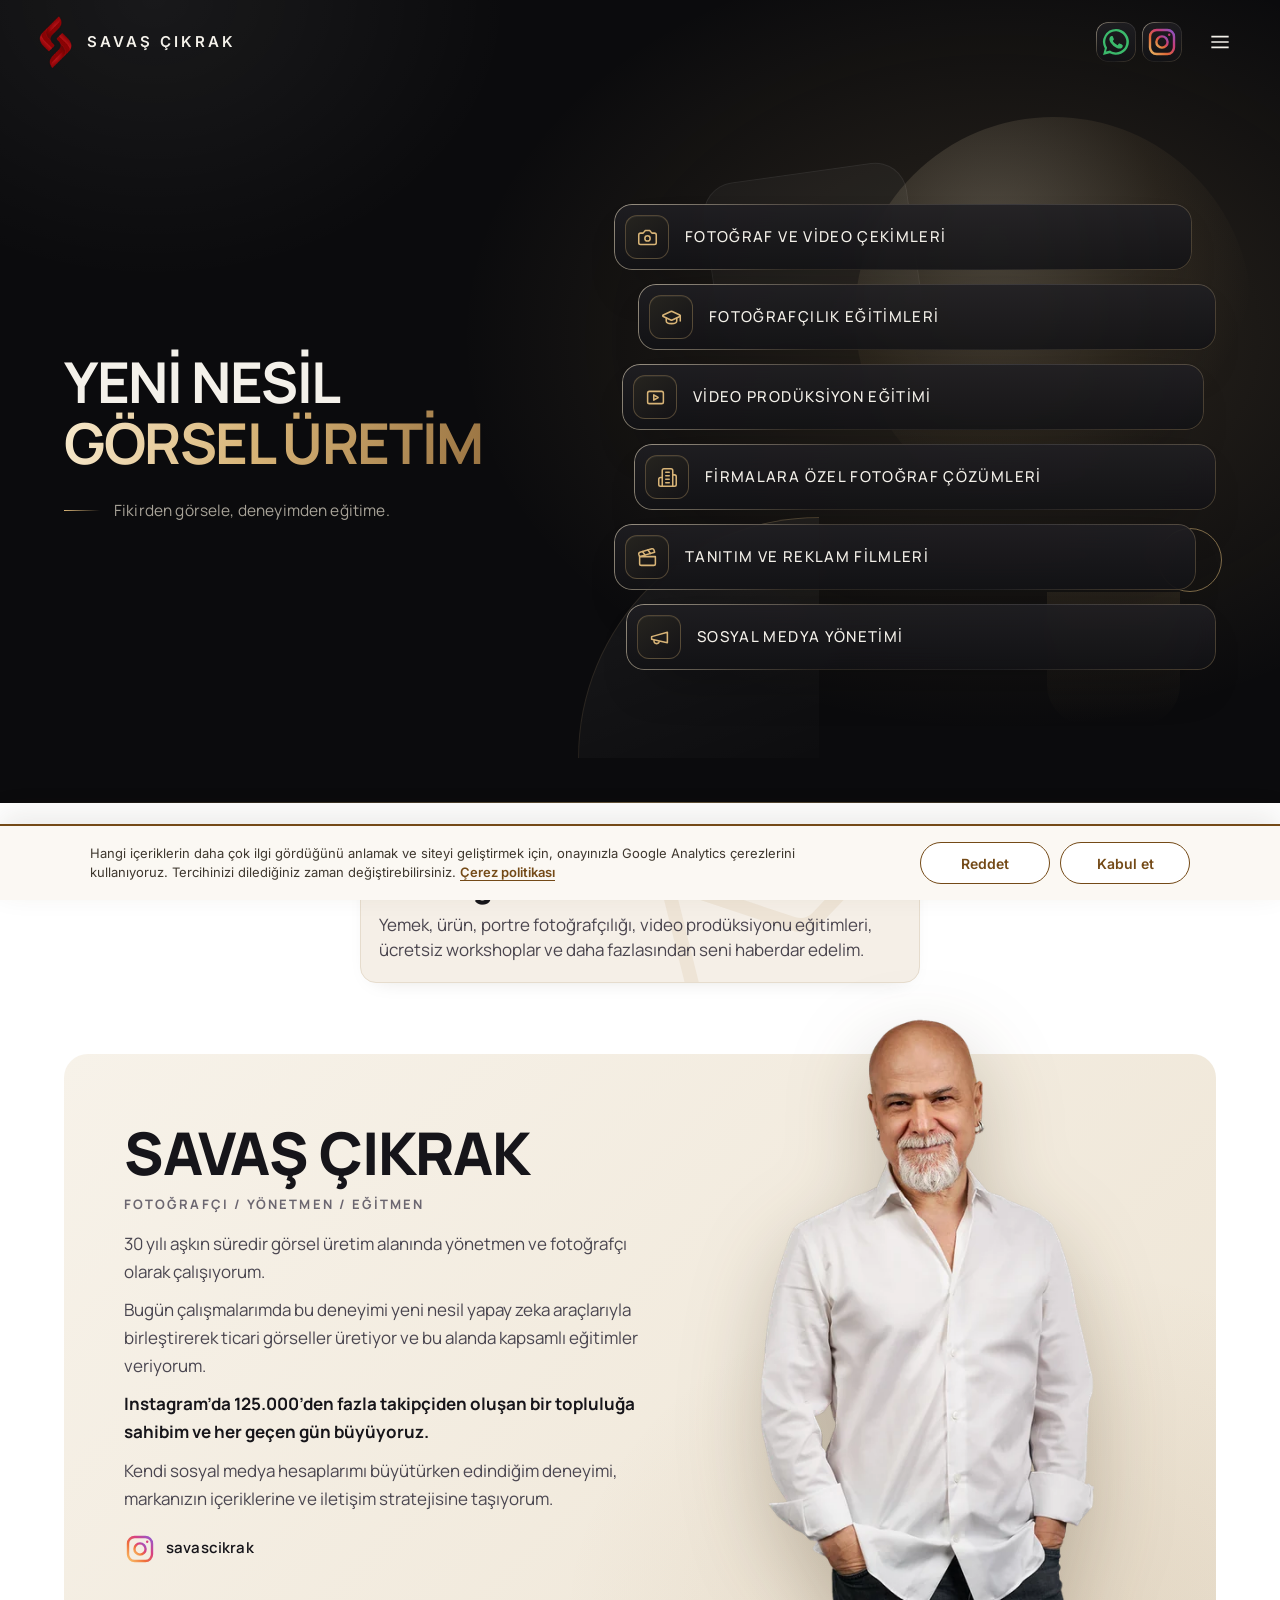
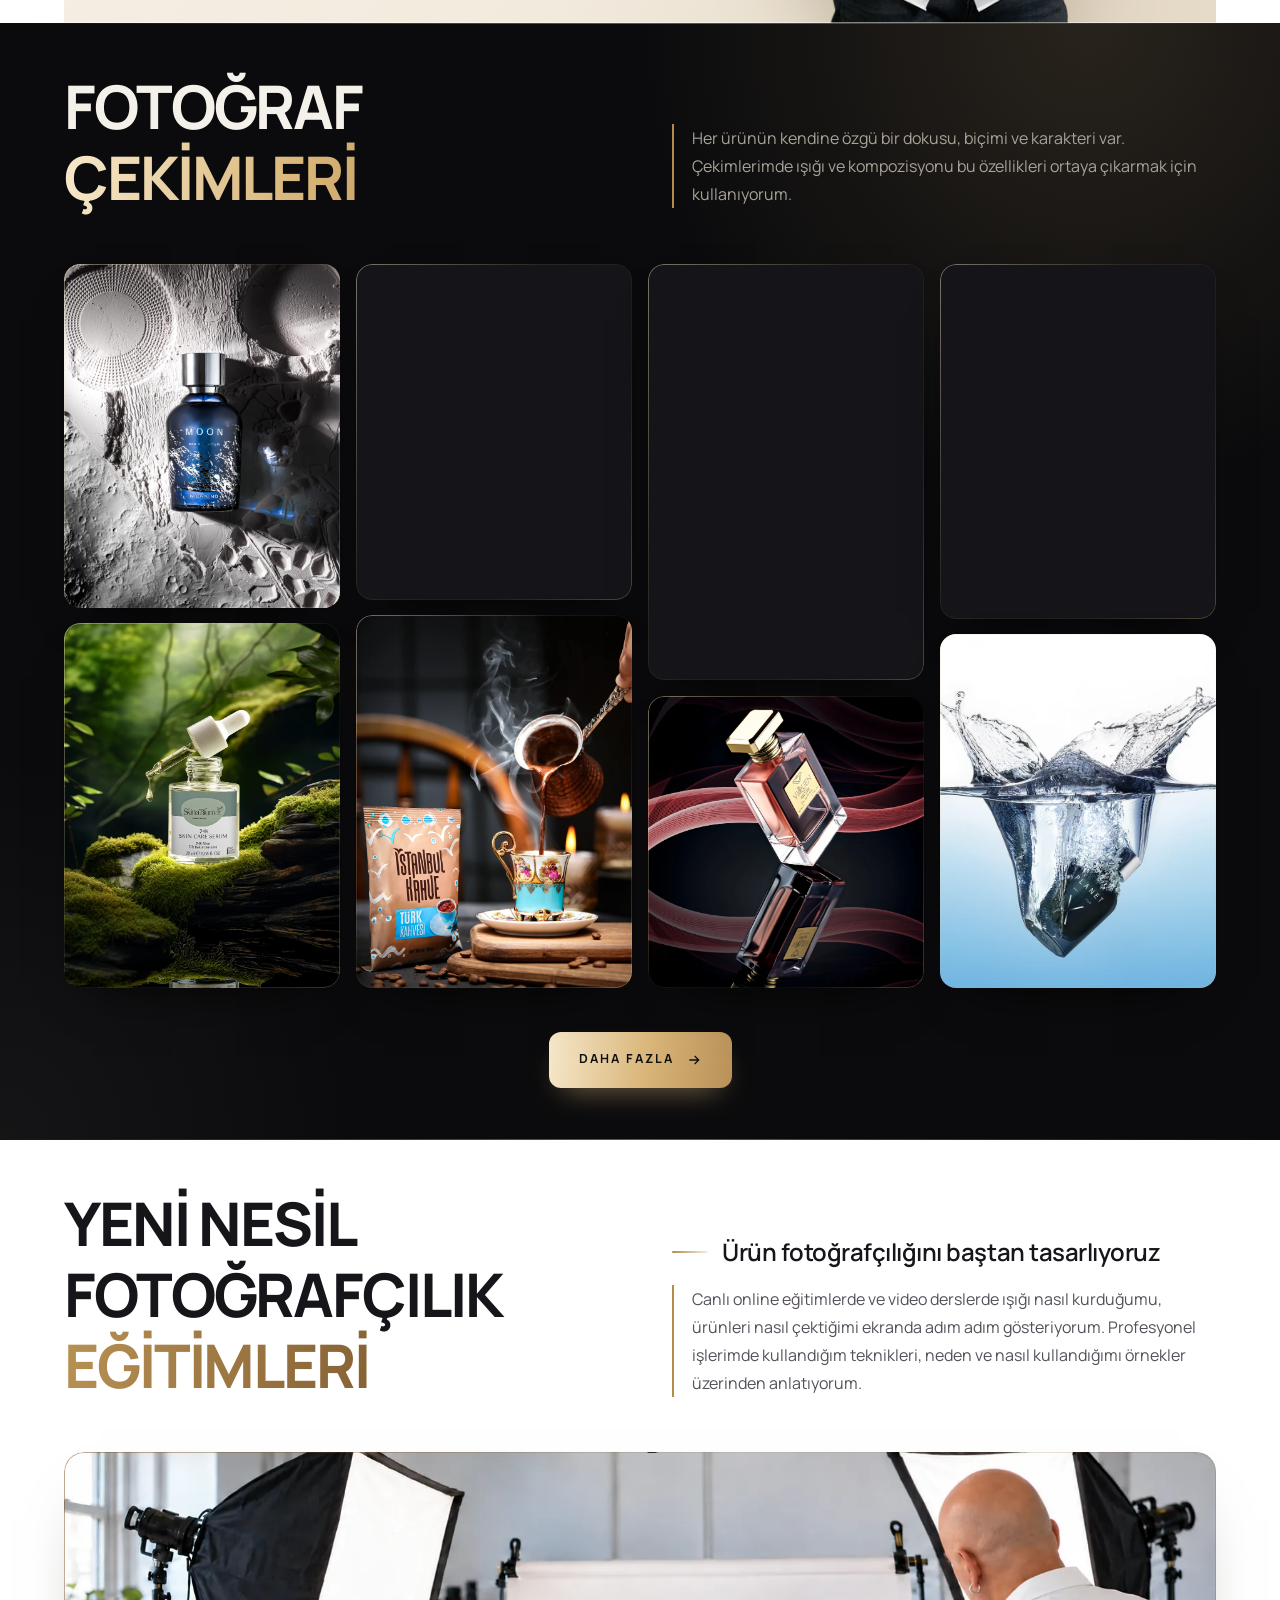
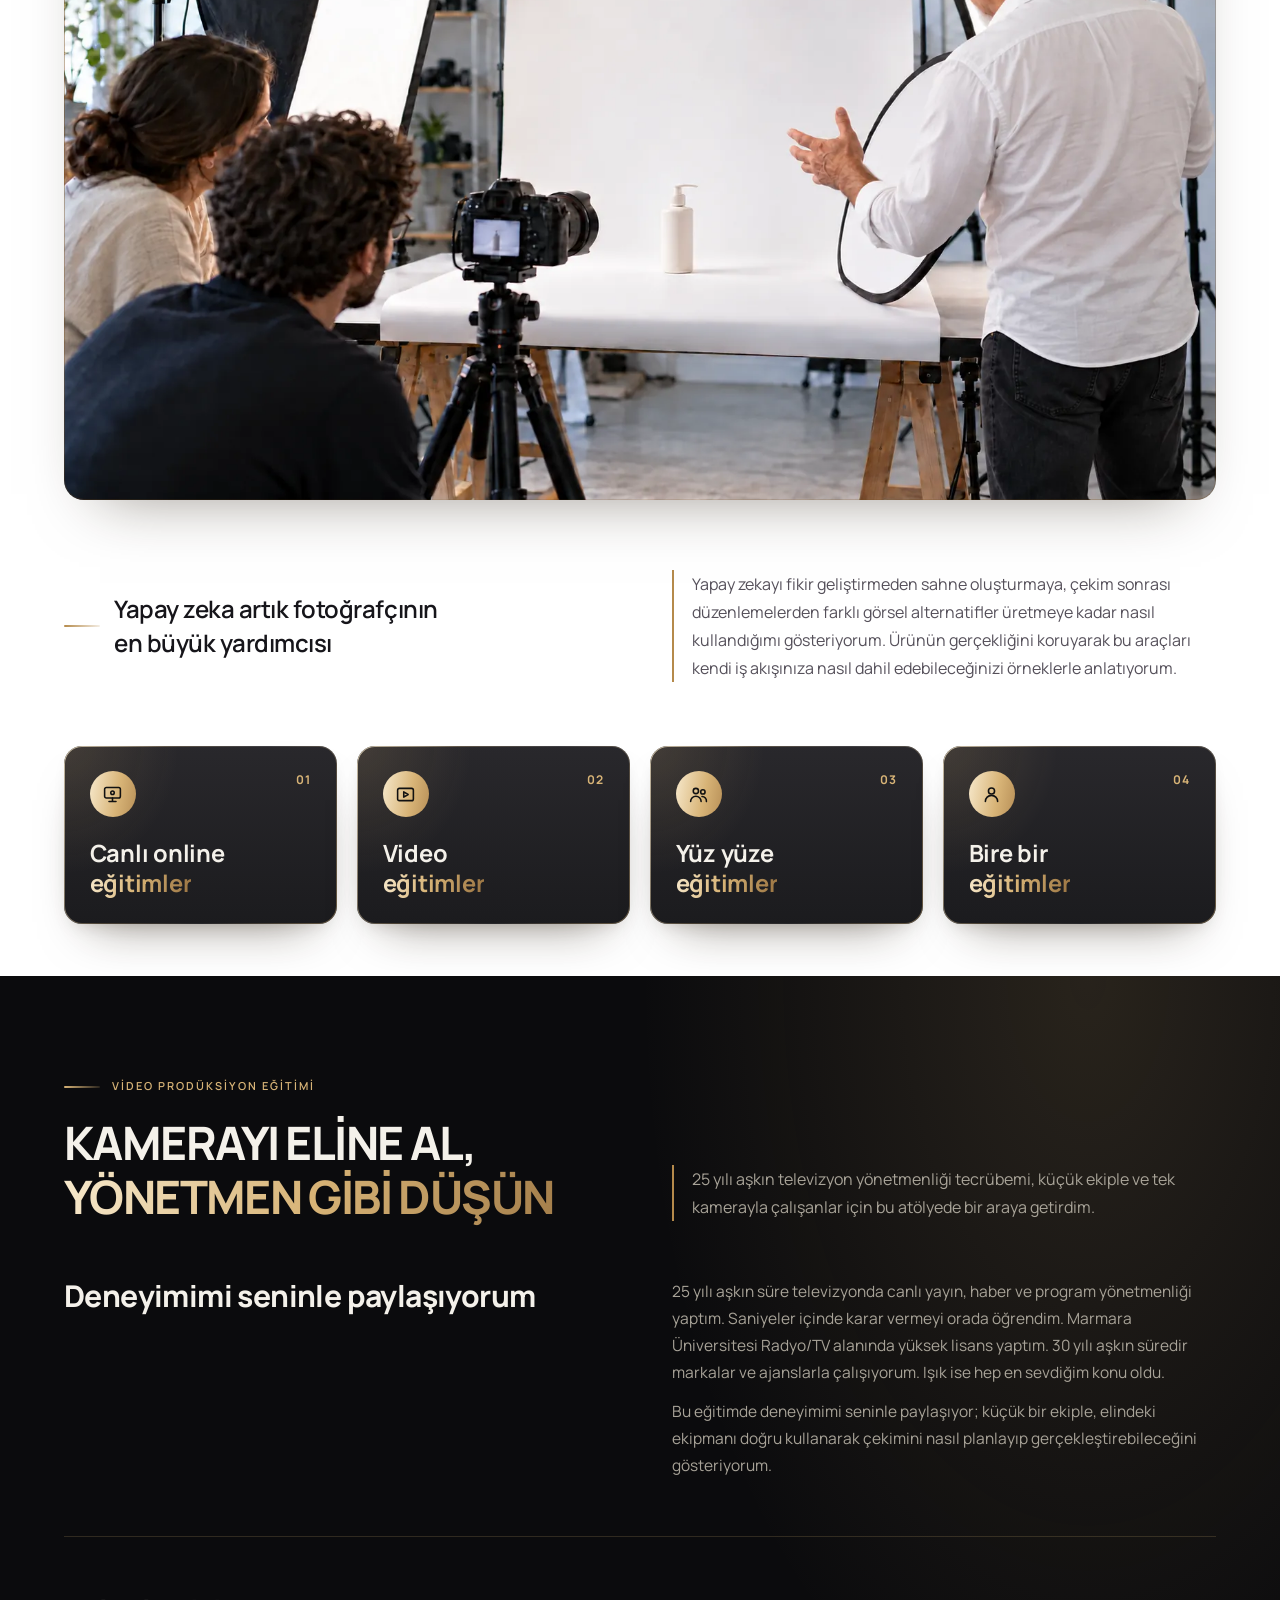
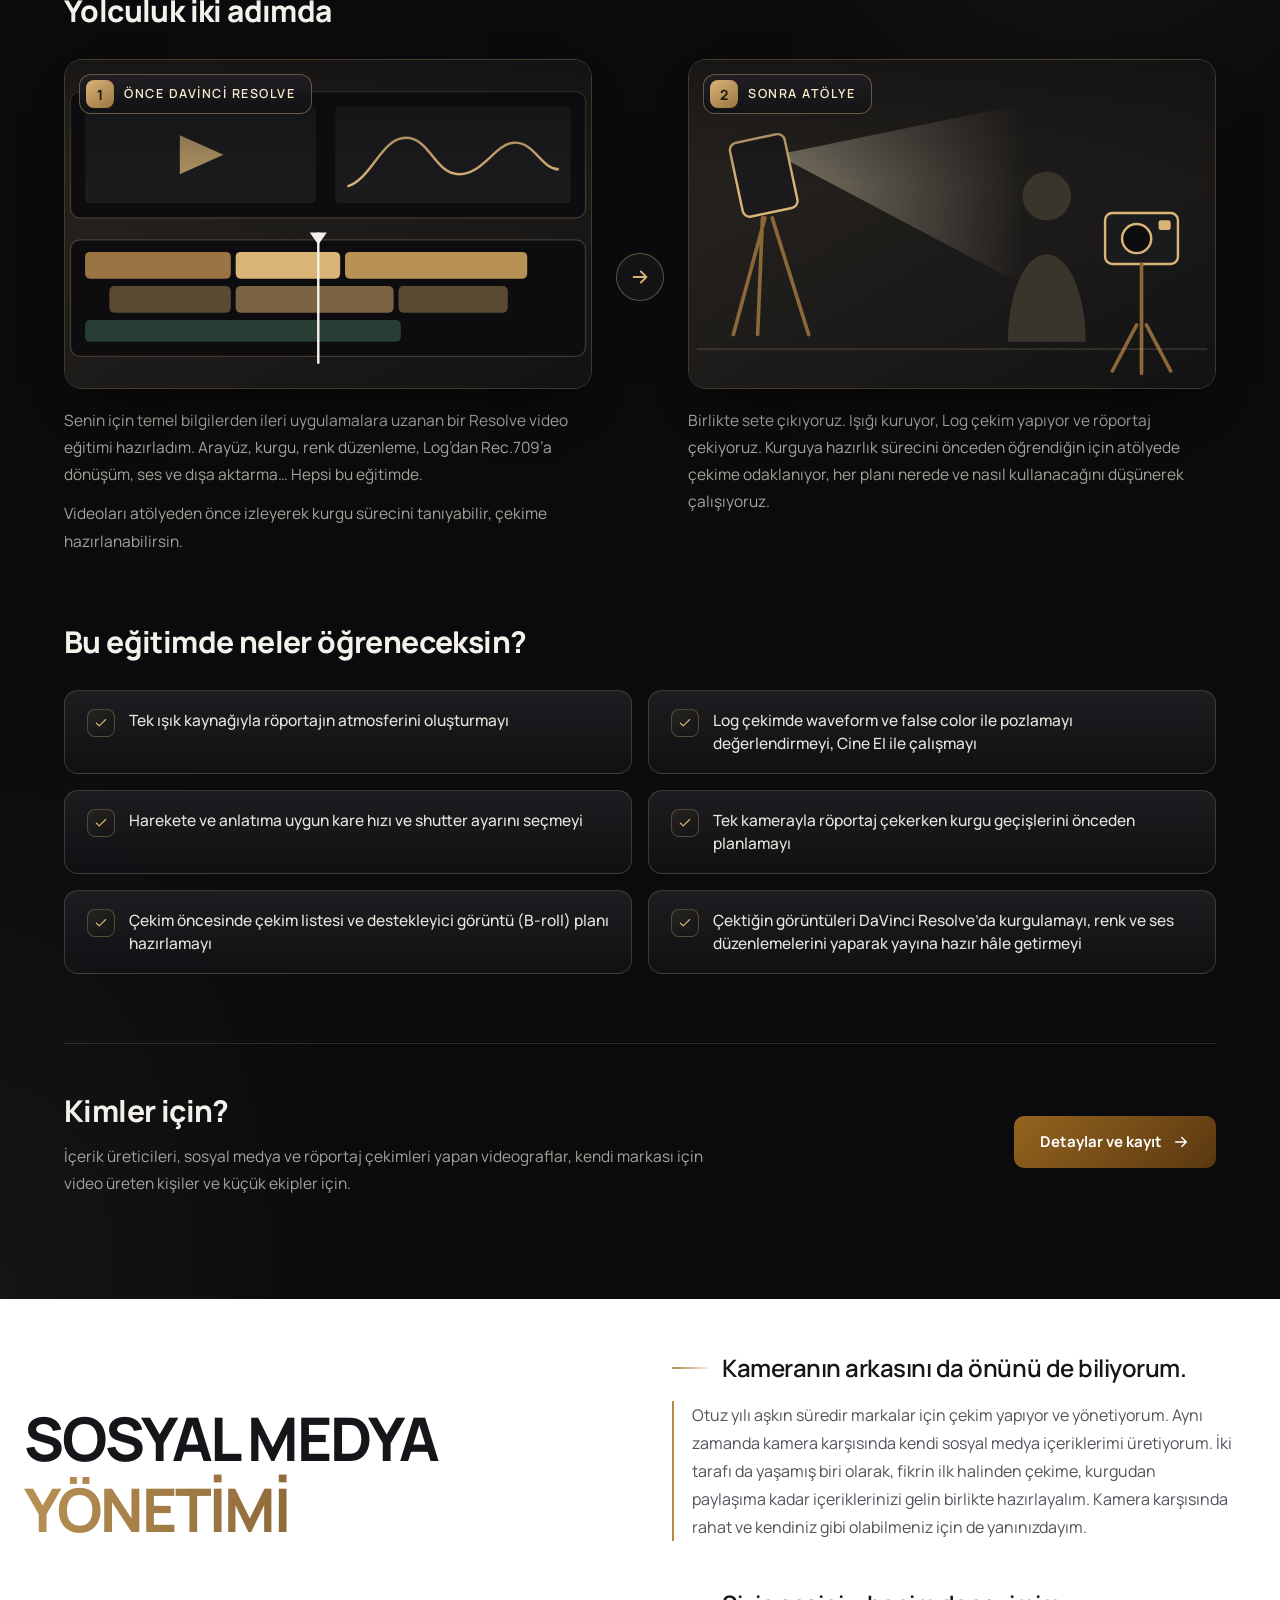
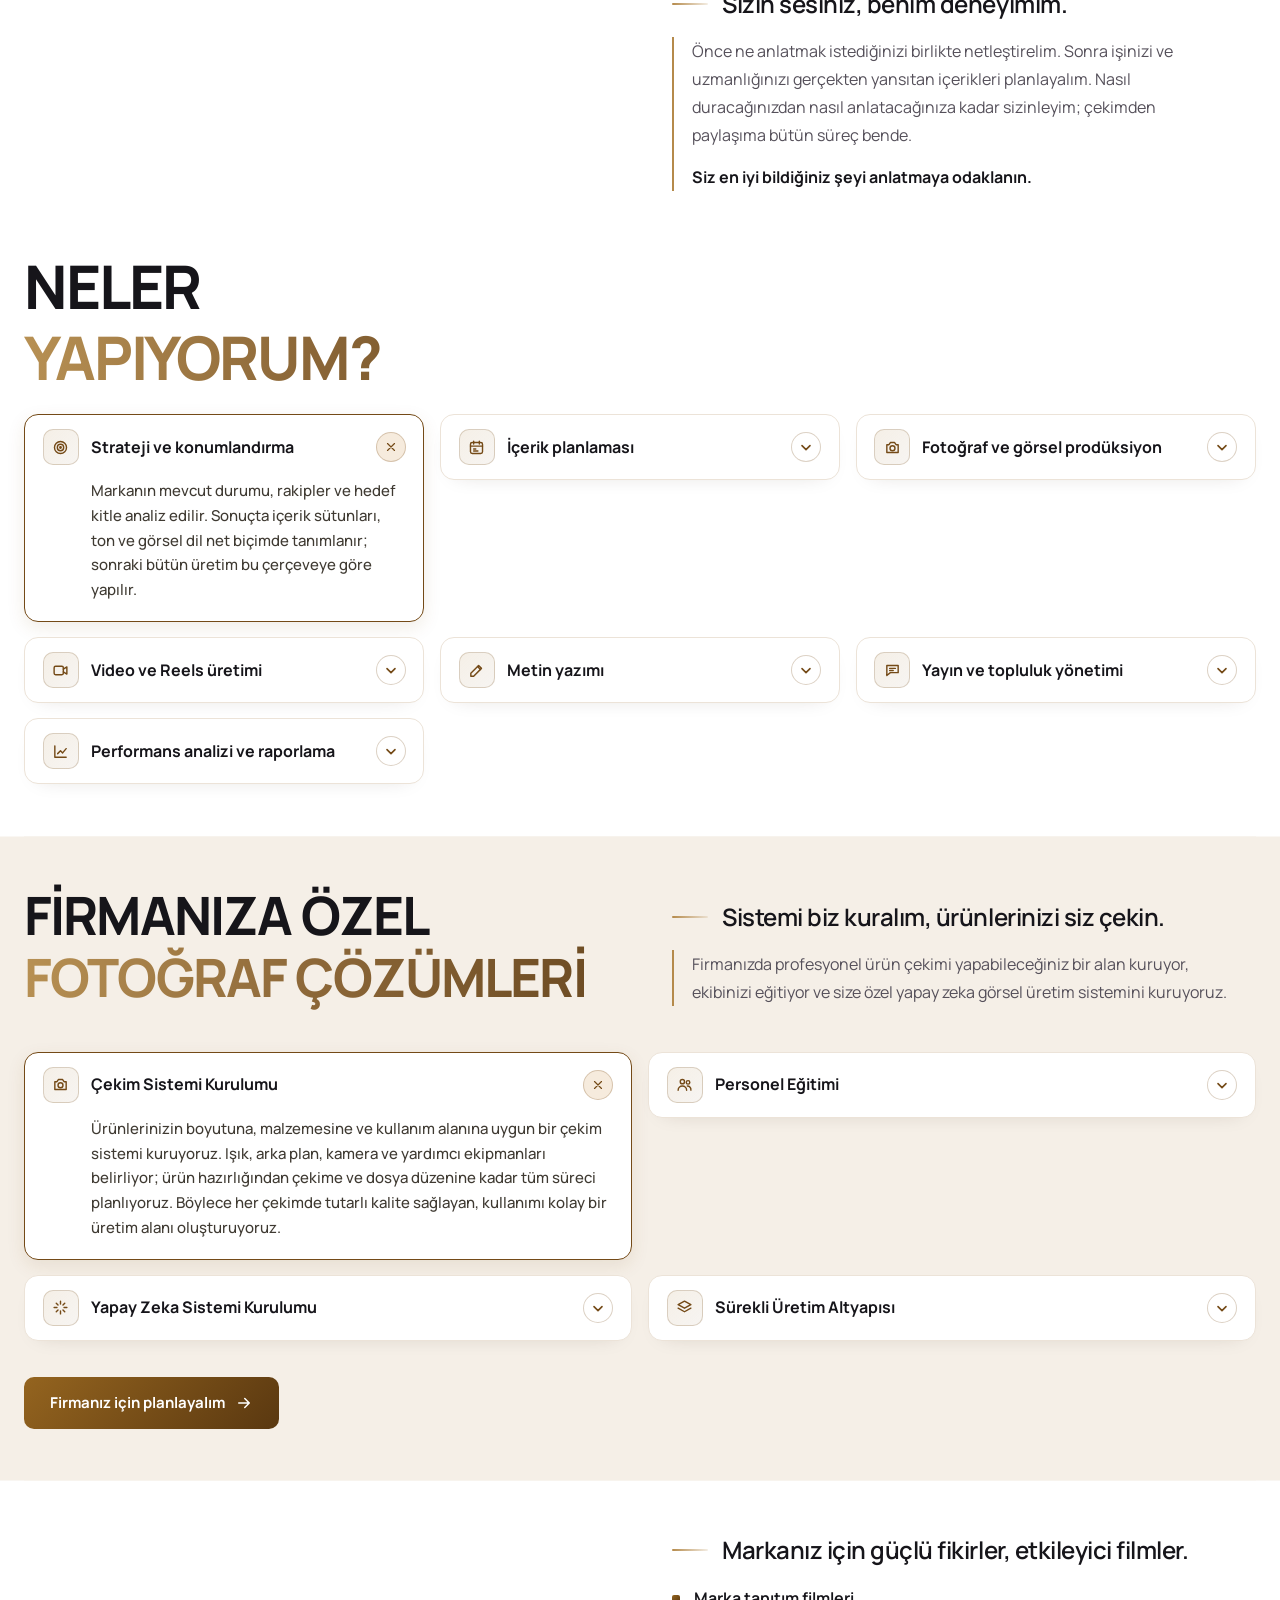
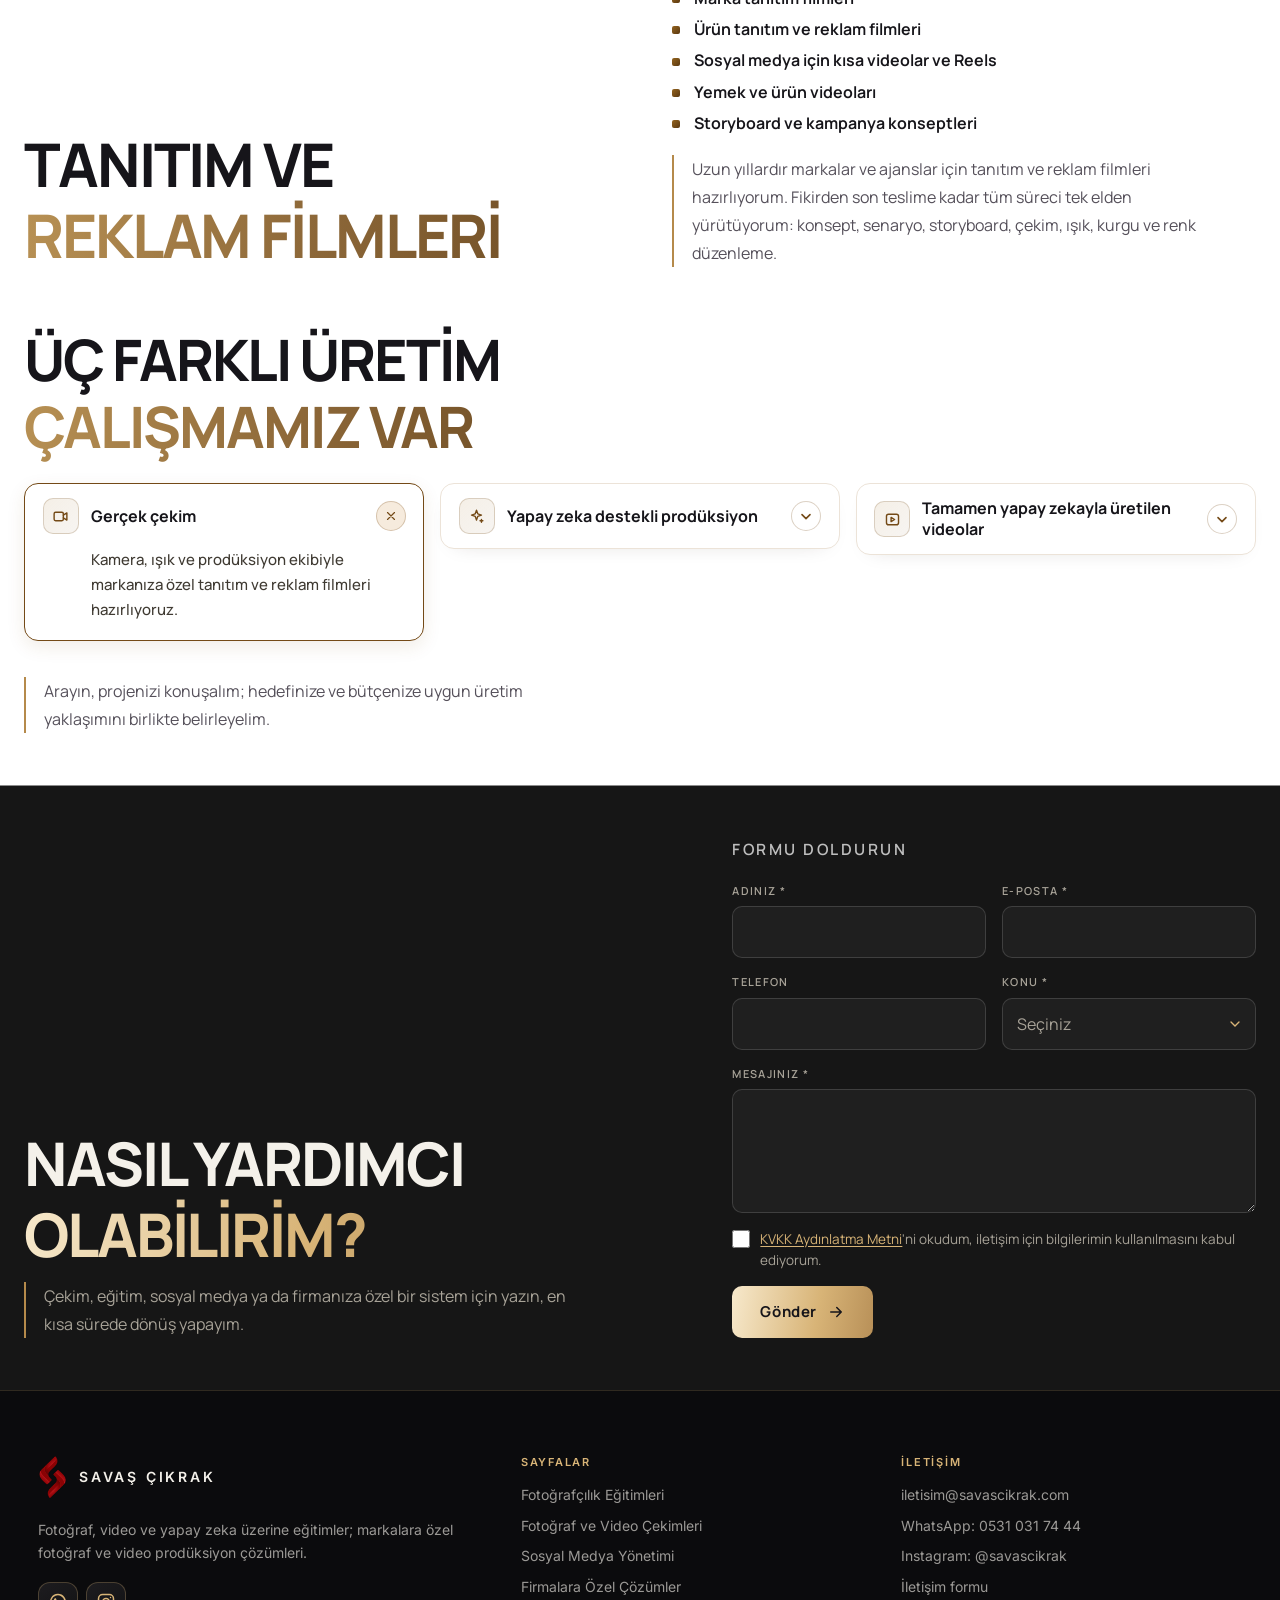
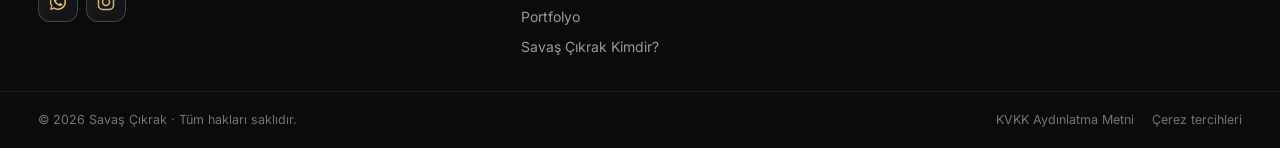
<file: anasayfa/index.html>
<!doctype html>
<html lang="tr">
<head>
<meta charset="utf-8">
<meta name="viewport" content="width=device-width, initial-scale=1, viewport-fit=cover">
<title>Savaş Çıkrak | Fotoğraf, Video, Yapay Zeka ve Eğitim</title>
<meta name="description" content="Savaş Çıkrak: fotoğraf ve video çekimleri (ürün, yemek, portre), sosyal medya çalışmaları, firmalara özel fotoğraf çözümleri ve yapay zeka destekli fotoğraf eğitimleri.">
<meta name="theme-color" content="#161616">
<meta name="robots" content="noindex, nofollow, noarchive">
<link rel="icon" href="/favicon.ico?v=3" sizes="any">
<link rel="icon" type="image/png" href="/favicon-64.png?v=3">
<link rel="apple-touch-icon" href="/apple-touch-icon.png?v=3">
<link rel="preload" href="/fonts/manrope-latin-wght-normal.woff2" as="font" type="font/woff2" crossorigin>
<link rel="preload" href="/fonts/manrope-latin-ext-wght-normal.woff2" as="font" type="font/woff2" crossorigin>
<script>
if(!matchMedia('(prefers-reduced-motion: reduce)').matches&&!document.hidden){
  document.documentElement.classList.add('motion-ready');
  setTimeout(function(){if(!document.documentElement.classList.contains('motion-initialized'))document.documentElement.classList.remove('motion-ready')},3000);
}
</script>
<style>
@font-face{font-family:"Inter";font-style:normal;font-weight:100 900;font-display:swap;src:url(/fonts/inter-latin-ext-wght-normal.woff2) format("woff2");unicode-range:U+0100-02BA,U+02BD-02C5,U+02C7-02CC,U+02CE-02D7,U+02DD-02FF,U+0304,U+0308,U+0329,U+1D00-1DBF,U+1E00-1E9F,U+1EF2-1EFF,U+2020,U+20A0-20AB,U+20AD-20C0,U+2113,U+2C60-2C7F,U+A720-A7FF}
@font-face{font-family:"Inter";font-style:normal;font-weight:100 900;font-display:swap;src:url(/fonts/inter-latin-wght-normal.woff2) format("woff2");unicode-range:U+0000-00FF,U+0131,U+0152-0153,U+02BB-02BC,U+02C6,U+02DA,U+02DC,U+0304,U+0308,U+0329,U+2000-206F,U+20AC,U+2122,U+2191,U+2193,U+2212,U+2215,U+FEFF,U+FFFD}
:root{
  --ink:#161616;--ink-2:#262626;--muted:#6B6762;--line:#E8E5E1;--soft:#F5F3F0;--bg:#fff;
  --acc:#8A4B1F;--acc-2:#6F3C18;--gold:#E9C98A;
  --wrap:1280px;--gut:24px;--blok:clamp(48px,6vw,96px);--head-h:84px;
  --ease:cubic-bezier(.22,.7,.2,1);
}
*{box-sizing:border-box;margin:0;padding:0}
html{-webkit-text-size-adjust:100%;scroll-behavior:smooth}
body{font-family:Inter,system-ui,-apple-system,"Segoe UI",Roboto,sans-serif;color:var(--ink);background:var(--bg);line-height:1.5;-webkit-font-smoothing:antialiased}
a{color:inherit;text-decoration:none}
img{display:block;max-width:100%}
button{font:inherit;color:inherit;background:none;border:0;cursor:pointer}
.wrap{max-width:var(--wrap);margin:0 auto;padding:0 var(--gut)}
section[id],article[id]{scroll-margin-top:72px}
:focus-visible{outline:2px solid var(--gold);outline-offset:3px}

/* ===== ÜST (koyu, hero ile aynı dil: siyah + şampanya altını) ===== */
.head{position:fixed;top:0;left:0;right:0;z-index:40;color:#F4F1EA;background:rgba(11,11,13,0);transition:background .35s,box-shadow .35s}
.head .wrap{max-width:none;padding:0 clamp(20px,3vw,48px);height:var(--head-h);display:flex;align-items:center;gap:32px;transition:height .3s}
.head.scrolled{background:rgba(11,11,13,.92);-webkit-backdrop-filter:saturate(1.3) blur(16px);backdrop-filter:saturate(1.3) blur(16px);box-shadow:0 1px 0 rgba(216,180,119,.22)}
.head.scrolled .wrap{height:68px}
.marka{display:flex;align-items:center;gap:14px;font-weight:600;font-size:15px;letter-spacing:.2em;text-transform:uppercase;white-space:nowrap;color:#F4F1EA}
.marka img{height:54px;width:auto}
/* menü düğmeleri: hero kartlarıyla aynı dil (koyu cam + altın degrade 1px çerçeve) */
.nav{margin-left:auto;display:flex;align-items:center;gap:8px}
.nav a,.h-cta,.drawer a.l{position:relative;border-radius:12px;background:linear-gradient(180deg,rgba(32,31,35,.88),rgba(18,18,21,.88));box-shadow:0 14px 30px -20px rgba(0,0,0,.9),inset 0 1px 0 rgba(255,255,255,.06);transition:transform .3s var(--ease),box-shadow .3s var(--ease),color .25s}
.nav a::before,.h-cta::before,.drawer a.l::before{content:"";position:absolute;inset:0;border-radius:inherit;padding:1px;background:linear-gradient(120deg,rgba(247,233,204,.55),rgba(216,180,119,.14) 35%,rgba(255,255,255,.05) 65%,rgba(216,180,119,.28));-webkit-mask:linear-gradient(#000 0 0) content-box,linear-gradient(#000 0 0);-webkit-mask-composite:xor;mask-composite:exclude;pointer-events:none}
.nav a{display:inline-flex;align-items:center;height:40px;padding:0 14px;font-size:11px;font-weight:500;letter-spacing:.13em;text-transform:uppercase;white-space:nowrap;color:rgba(244,241,234,.85)}
.nav a:hover,.nav a:focus-visible,.drawer a.l:hover{color:#fff;transform:translateY(-1px);box-shadow:0 18px 34px -18px rgba(0,0,0,.95),0 0 0 1px rgba(216,180,119,.35),inset 0 1px 0 rgba(255,255,255,.08)}
.h-cta{display:inline-flex;align-items:center;gap:10px;height:40px;padding:0 16px 0 6px;font-size:11px;font-weight:500;letter-spacing:.15em;text-transform:uppercase;white-space:nowrap;color:#F7E9CC}
.h-cta .ic{display:grid;place-items:center;width:28px;height:28px;border-radius:8px;background:linear-gradient(145deg,#26241F,#141316);border:1px solid rgba(216,180,119,.30);color:#D8B477}
.h-cta .ic svg{width:15px;height:15px}
.h-cta:hover{color:#fff;transform:translateY(-1px);box-shadow:0 18px 34px -18px rgba(0,0,0,.95),0 0 0 1px rgba(216,180,119,.45),inset 0 1px 0 rgba(255,255,255,.08)}
.m-btn{display:none;width:44px;height:44px;margin-left:auto;place-items:center;color:#F4F1EA}
.m-btn svg{width:26px;height:26px}
.drawer{position:fixed;inset:0;z-index:49;color:#F4F1EA;background:radial-gradient(70% 50% at 85% 15%,rgba(216,180,119,.14),rgba(216,180,119,0) 70%),#0B0B0D;padding:88px var(--gut) 32px;display:flex;flex-direction:column;gap:0;overflow-y:auto;opacity:0;visibility:hidden;transition:opacity .3s,visibility 0s .3s}
.drawer.open{opacity:1;visibility:visible;transition:opacity .3s}
.drawer a.l{display:flex;align-items:center;gap:14px;min-height:60px;margin-bottom:10px;padding:8px 16px 8px 8px;border-radius:16px;font-size:13.5px;font-weight:400;letter-spacing:.11em;text-transform:uppercase;color:#F4F1EA}
.drawer a.l .ic{flex:none;display:grid;place-items:center;width:42px;height:42px;border-radius:11px;background:linear-gradient(145deg,#26241F,#141316);border:1px solid rgba(216,180,119,.30);color:#D8B477;box-shadow:inset 0 1px 0 rgba(255,255,255,.06)}
.drawer a.l .ic svg{width:20px;height:20px}
.drawer .x{position:absolute;top:10px;right:calc(var(--gut) - 8px);width:44px;height:44px;display:grid;place-items:center}
body.lock{overflow:hidden}
@media (max-width:1379px){.head .wrap{gap:16px}.nav{gap:6px}.nav a{padding:0 10px;font-size:10.5px;letter-spacing:.08em}.h-cta{padding:0 12px 0 6px;letter-spacing:.1em}}
@media (max-width:1199px){.nav,.h-cta{display:none}.m-btn{display:grid}}

/* ortak düğmeler */
.btn{display:inline-flex;align-items:center;gap:10px;height:52px;padding:0 26px;border-radius:5px;font-size:13px;font-weight:600;letter-spacing:.07em;text-transform:uppercase;transition:background .25s,color .25s,border-color .25s}
.btn svg{width:16px;height:16px;transition:transform .3s var(--ease)}
.btn:hover svg{transform:translateX(3px)}
.btn.p{background:var(--acc);color:#fff}
.btn.p:hover{background:var(--acc-2)}
.btn.o{border:1px solid var(--line);color:var(--ink)}
.btn.o:hover{border-color:var(--ink)}
.btn.d{background:var(--ink);color:#fff}
.btn.d:hover{background:var(--acc)}

/* ===== HERO (Gibraltar esinli düzen, koyu premium tema: ışık + şampanya altını; stiller .hx kapsamında) ===== */
.hx{--hx-bg:#0B0B0D;--hx-ink:#F4F1EA;--hx-mut:#A8A398;--hx-g1:#F7E9CC;--hx-g2:#D8B477;--hx-g3:#9A7442;--hx-e:cubic-bezier(.22,.61,.36,1);position:relative;overflow:hidden;color:var(--hx-ink);padding:calc(var(--head-h) + clamp(40px,6vw,96px)) 0 clamp(56px,7vw,112px);
  background:radial-gradient(60% 70% at 78% 42%,rgba(216,180,119,.16),rgba(216,180,119,0) 70%),radial-gradient(40% 50% at 12% 0%,rgba(255,255,255,.06),rgba(255,255,255,0) 70%),var(--hx-bg)}
.hx::after{content:"";position:absolute;left:0;right:0;bottom:0;height:1px;background:linear-gradient(90deg,rgba(216,180,119,0),rgba(216,180,119,.45),rgba(216,180,119,0))}
.hx-in{position:relative;max-width:1200px;margin:0 auto;padding:0 var(--gut);display:grid;grid-template-columns:minmax(0,45fr) minmax(0,55fr);gap:clamp(32px,4.5vw,72px);align-items:center}
.hx h1{font-size:clamp(40px,4.4vw,58px);line-height:1.08;font-weight:700;letter-spacing:-.025em;margin:0 0 24px}
.hx h1 span{display:block}
.hx h1 em{font-style:normal;background:linear-gradient(100deg,var(--hx-g1) 0%,var(--hx-g2) 45%,var(--hx-g3) 100%);-webkit-background-clip:text;background-clip:text;color:transparent}
.hx-ek{display:flex;align-items:center;gap:14px;font-size:15.5px;line-height:1.55;color:var(--hx-mut);letter-spacing:.01em}
.hx-ek::before{content:"";flex:none;width:36px;height:1px;background:linear-gradient(90deg,var(--hx-g2),rgba(216,180,119,0))}
.hx-sv{position:relative;padding:clamp(28px,3.4vw,48px) 0}
.hx-geo{position:absolute;inset:0;z-index:0;pointer-events:none}
.hx-geo i{position:absolute;display:block}
.hx-geo .g1{right:-6%;top:-8%;width:66%;aspect-ratio:1;border-radius:50%;background:radial-gradient(circle at 35% 30%,rgba(247,233,204,.22),rgba(216,180,119,.07) 45%,rgba(216,180,119,0) 70%)}
.hx-geo .g2{left:-6%;bottom:-8%;width:40%;aspect-ratio:1;border-radius:100% 0 0 0;background:linear-gradient(160deg,rgba(255,255,255,.07),rgba(255,255,255,.01));border-top:1px solid rgba(216,180,119,.28);border-left:1px solid rgba(216,180,119,.12)}
.hx-geo .g3{left:16%;top:2%;width:34%;height:30%;border-radius:32px;background:rgba(255,255,255,.035);border:1px solid rgba(255,255,255,.06);transform:rotate(-8deg)}
.hx-geo .g4{right:6%;bottom:-2%;width:22%;height:24%;border-radius:0 0 40px 40px;background:linear-gradient(180deg,rgba(216,180,119,.10),rgba(216,180,119,0))}
.hx-geo .g5{right:-1%;bottom:22%;width:64px;aspect-ratio:1;border-radius:50%;border:1px solid rgba(216,180,119,.55)}
.hx-ls{position:relative;z-index:1;list-style:none;display:grid;gap:14px}
.hx-c{position:relative;display:flex;align-items:center;gap:16px;min-height:66px;padding:11px 22px 11px 11px;border-radius:18px;background:linear-gradient(180deg,rgba(32,31,35,.88),rgba(18,18,21,.88));-webkit-backdrop-filter:blur(14px);backdrop-filter:blur(14px);box-shadow:0 24px 50px -28px rgba(0,0,0,.9),inset 0 1px 0 rgba(255,255,255,.06);font-size:16.5px;font-weight:500;line-height:1.3;letter-spacing:.005em;color:var(--hx-ink);transition:transform .35s var(--hx-e),box-shadow .35s var(--hx-e)}
.hx-c::before{content:"";position:absolute;inset:0;border-radius:inherit;padding:1px;background:linear-gradient(120deg,rgba(247,233,204,.55),rgba(216,180,119,.14) 35%,rgba(255,255,255,.05) 65%,rgba(216,180,119,.28));-webkit-mask:linear-gradient(#000 0 0) content-box,linear-gradient(#000 0 0);-webkit-mask-composite:xor;mask-composite:exclude;pointer-events:none;transition:opacity .35s}
.hx-ls>li:nth-child(1) .hx-c{margin:0 24px 0 0}
.hx-ls>li:nth-child(2) .hx-c{margin:0 0 0 24px}
.hx-ls>li:nth-child(3) .hx-c{margin:0 12px 0 8px}
.hx-ls>li:nth-child(4) .hx-c{margin:0 0 0 20px}
.hx-ls>li:nth-child(5) .hx-c{margin:0 20px 0 0}
.hx-ls>li:nth-child(6) .hx-c{margin:0 0 0 12px}
.hx-ls{container-type:inline-size;grid-template-columns:minmax(0,1fr)}
.hx-t{min-width:0;white-space:nowrap;text-transform:uppercase;letter-spacing:.09em;font-size:min(15px,calc((100cqi - 120px) / 24.6))}
.hx-ic{flex:none;display:grid;place-items:center;width:44px;height:44px;border-radius:12px;background:linear-gradient(145deg,#26241F,#141316);border:1px solid rgba(216,180,119,.30);color:var(--hx-g2);box-shadow:inset 0 1px 0 rgba(255,255,255,.06)}
.hx-ic svg{width:21px;height:21px}
.hx-c .hx-ar{margin-left:auto;flex:none;width:18px;height:18px;color:var(--hx-g2);opacity:0;transform:translateX(-6px);transition:opacity .3s,transform .3s var(--hx-e)}
a.hx-c:hover{transform:translateX(-4px);box-shadow:0 28px 56px -26px rgba(0,0,0,.95),0 0 0 1px rgba(216,180,119,.35),inset 0 1px 0 rgba(255,255,255,.08)}
a.hx-c:hover .hx-ar,a.hx-c:focus-visible .hx-ar{opacity:1;transform:none}
a.hx-c:focus-visible{outline:2px solid var(--hx-g2);outline-offset:3px}
/* giriş: yalnızca JS .js ekleyince gizlenir; JS yoksa içerik görünür */
.hx.js:not(.go) .hx-a{opacity:0;transform:translateY(18px)}
.hx.js:not(.go) .hx-ls>li{opacity:0;transform:translate(22px,8px)}
.hx.js:not(.go) .hx-geo{opacity:0;transform:scale(.97)}
.hx.go .hx-a,.hx.go .hx-ls>li{opacity:1;transform:none;transition:opacity 1s var(--hx-e),transform 1.1s var(--hx-e);transition-delay:calc(var(--i) * 95ms)}
.hx.go .hx-geo{opacity:1;transform:none;transition:opacity 1.4s var(--hx-e),transform 1.6s var(--hx-e)}
@media (max-width:767px){
  .hx{padding:calc(var(--head-h) + 32px) 0 44px}
  .hx-in{grid-template-columns:1fr;padding:0 20px;gap:22px}
  .hx h1{font-size:clamp(28px,9vw,40px);margin:0 0 14px}
  .hx-ek{font-size:14.5px}
  .hx-sv{padding:14px 0}
  .hx-ls{gap:10px}
  .hx-ls>li:nth-child(n) .hx-c{margin:0}
  .hx-c{min-height:56px;gap:12px;padding:8px 14px 8px 8px;border-radius:16px;font-size:15px}
  .hx-ic{width:40px;height:40px;border-radius:11px}
  .hx-t{letter-spacing:.03em;font-size:min(14px,calc((100cqi - 76px) / 23.2))}
  .hx-c .hx-ar{display:none}
  .hx-ic svg{width:19px;height:19px}
  .hx-geo{opacity:.65}
  .hx-geo .g1{width:80%;right:-16%;top:-4%}
  .hx-geo .g2{width:52%;left:-12%}
  .hx-geo .g3,.hx-geo .g5{display:none}
  .hx.js:not(.go) .hx-a,.hx.js:not(.go) .hx-ls>li{transform:translateY(12px)}
  .hx.go .hx-a,.hx.go .hx-ls>li{transition-duration:.75s;transition-delay:calc(var(--i) * 70ms)}
  .hx.go .hx-geo{opacity:.65}
}
@media (prefers-reduced-motion:reduce){
  .hx .hx-a,.hx .hx-ls>li,.hx .hx-geo,.hx-c,.hx-ar{opacity:1!important;transform:none!important;clip-path:none!important;transition:none!important}
  .hx .hx-ar{opacity:0!important}
  a.hx-c:hover .hx-ar,a.hx-c:focus-visible .hx-ar{opacity:1!important}
}
/* ===== DUYURU (hero altı: canlı online eğitim) ===== */
.dy{position:relative;background:#fff;color:#F4F1EA;padding:clamp(40px,5vw,72px) 0}
.dy-in{max-width:1200px;margin:0 auto;padding:0 var(--gut)}
.dy-c{position:relative;display:block;padding:clamp(22px,2.6vw,34px) clamp(20px,2.8vw,38px);border-radius:22px;background:radial-gradient(70% 120% at 0% 0%,rgba(216,180,119,.15),rgba(216,180,119,0) 60%),linear-gradient(180deg,rgba(32,31,35,.92),rgba(18,18,21,.92));box-shadow:0 34px 70px -30px rgba(40,28,12,.55),0 8px 20px -10px rgba(40,28,12,.25),inset 0 1px 0 rgba(255,255,255,.06)}
.dy-c::before{content:"";position:absolute;inset:0;border-radius:inherit;padding:1px;background:linear-gradient(110deg,rgba(247,233,204,.75),rgba(216,180,119,.25) 30%,rgba(255,255,255,.05) 60%,rgba(216,180,119,.4));-webkit-mask:linear-gradient(#000 0 0) content-box,linear-gradient(#000 0 0);-webkit-mask-composite:xor;mask-composite:exclude;pointer-events:none}
.dy-ic{position:absolute;z-index:2;top:50%;left:-22px;margin-top:-32px;flex:none;display:grid;place-items:center;width:64px;height:64px;border-radius:50%;background:linear-gradient(135deg,#FF5A5F,#E11D2E 55%,#9F1239);color:#fff;box-shadow:0 10px 30px -8px rgba(225,29,46,.6)}
.dy-ic svg{width:28px;height:28px;transform:rotate(-12deg)}
.dy-ic::before,.dy-ic::after{content:"";position:absolute;inset:0;border-radius:50%;border:2px solid rgba(239,68,68,.75);animation:dyPuls 2.4s cubic-bezier(.2,.6,.3,1) infinite}
.dy-ic::after{animation-delay:1.2s}
@keyframes dyPuls{0%{transform:scale(1);opacity:.9}100%{transform:scale(1.65);opacity:0}}
.dy-tx{min-width:0;container-type:inline-size}
.dy-k{position:absolute;z-index:2;top:0;left:50%;transform:translate(calc(-50% + 11px),-50%);display:inline-flex;align-items:center;gap:10px;height:40px;padding:0 18px 0 54px;border-radius:12px;background:linear-gradient(180deg,#26252A,#18171B);border:1px solid rgba(216,180,119,.5);color:#F7E9CC;font-size:13.5px;font-weight:700;letter-spacing:.16em;text-transform:uppercase;white-space:nowrap;box-shadow:0 10px 24px -10px rgba(0,0,0,.6),inset 0 1px 0 rgba(255,255,255,.06)}
.dy-k i{position:relative;flex:none;width:9px;height:9px;border-radius:50%;background:#22E36B;box-shadow:0 0 10px rgba(34,227,107,.8)}
.dy-k i::after{content:"";position:absolute;inset:-4px;border-radius:50%;border:2px solid rgba(34,227,107,.6);animation:dyCanli 1.6s ease-out infinite}
@keyframes dyCanli{0%{transform:scale(.6);opacity:1}100%{transform:scale(1.6);opacity:0}}
.dy h2{margin-top:14px;font-size:min(68px,calc(100cqi / 14.6));line-height:.98;font-weight:900;letter-spacing:-.005em;text-transform:uppercase;filter:drop-shadow(0 4px 0 rgba(0,0,0,.55)) drop-shadow(0 10px 24px rgba(0,0,0,.6))}
.dy h2 span{display:block;white-space:nowrap}
.dy h2 .w{color:#fff;font-size:1.18em}
.dy h2 .y{background:linear-gradient(180deg,#FFD84A 0%,#FFB800 45%,#FF7A00 100%);-webkit-background-clip:text;background-clip:text;color:transparent}
.dy-ev{margin-top:18px;padding-top:18px;border-top:1px solid rgba(255,255,255,.08)}
.dy-date{display:flex;flex-wrap:wrap;align-items:center;gap:10px 14px}
.dy-date span,.dy-date strong,.dy-meta span{display:inline-flex;align-items:center;gap:8px;white-space:nowrap}
.dy-date span{font-size:clamp(17px,1.7vw,22px);font-weight:700;letter-spacing:.02em;text-transform:uppercase}
.dy-date i{width:1px;height:22px;background:rgba(255,255,255,.18)}
.dy-date strong{min-height:38px;padding:0 14px;border-radius:9px;background:linear-gradient(100deg,#F7E9CC,#D8B477 60%,#B89058);color:#111;font-size:clamp(16px,1.6vw,20px);font-weight:700;letter-spacing:.04em}
.dy .ico{width:19px;height:19px;flex:none;color:#D8B477}
.dy-date strong .ico{width:17px;height:17px;color:#111}
.dy-meta{display:flex;flex-wrap:wrap;gap:8px 22px;margin-top:14px;font-size:13px;font-weight:700;letter-spacing:.07em;text-transform:uppercase;color:#E9E5DC}
.dy-meta .ico{width:17px;height:17px}
.dy-bt{display:flex;flex-wrap:wrap;align-items:center;gap:16px 24px;margin-top:24px}
.dy-cd{display:flex;gap:8px}
.dy-cd div{display:flex;flex-direction:column;align-items:center;justify-content:center;width:68px;height:64px;border-radius:12px;background:rgba(255,255,255,.04);border:1px solid rgba(216,180,119,.3)}
.dy-cd b{font-size:24px;line-height:1;font-weight:600;font-variant-numeric:tabular-nums;color:#F7E9CC}
.dy-cd span{margin-top:6px;font-size:9.5px;font-weight:600;letter-spacing:.16em;text-transform:uppercase;color:#A8A398}
.dy-cd.live{align-items:center;height:64px;padding:0 18px;border-radius:12px;border:1px solid rgba(239,68,68,.5);font-size:13px;font-weight:700;letter-spacing:.14em;text-transform:uppercase;color:#fff}
.dy-b{display:inline-flex;align-items:center;justify-content:center;gap:10px;height:56px;padding:0 28px;border-radius:12px;background:linear-gradient(100deg,#F7E9CC,#D8B477 55%,#B89058);color:#111;font-size:12.5px;font-weight:700;letter-spacing:.14em;text-transform:uppercase;white-space:nowrap;box-shadow:0 14px 30px -14px rgba(216,180,119,.6);transition:transform .3s var(--ease),box-shadow .3s var(--ease)}
.dy-b svg{width:16px;height:16px;transition:transform .3s var(--ease)}
.dy-b:hover{transform:translateY(-2px);box-shadow:0 20px 36px -14px rgba(216,180,119,.75)}
.dy-b:hover svg{transform:translateX(3px)}
.dy-b:focus-visible{outline:2px solid #F7E9CC;outline-offset:3px}
@media (max-width:767px){
  .dy{padding:32px 0}
  .dy-in{padding:0 20px}
  .dy-c{display:block;padding:18px 16px 18px;border-radius:18px}
  .dy-ic{left:-14px;margin-top:-23px;width:46px;height:46px}.dy-ic svg{width:20px;height:20px}
  .dy-c{padding-top:30px}
  .dy-k{height:40px;padding:0 14px 0 40px;font-size:12px;letter-spacing:.13em;transform:translate(calc(-50% + 7px),-50%)}
  .dy h2{margin-top:16px}
  .dy-ev{margin-top:14px;padding-top:14px}
  .dy-date{gap:8px;flex-wrap:nowrap}
  .dy-date span{font-size:12.5px;gap:5px;letter-spacing:.01em}
  .dy-date i{height:18px}
  .dy-date strong{min-height:30px;padding:0 9px;font-size:13px;gap:5px}
  .dy .ico{width:16px;height:16px}
  .dy-meta{gap:8px 16px;font-size:11.5px;margin-top:12px}
  .dy-meta .ico{width:15px;height:15px}
  .dy-bt{display:grid;gap:12px;margin-top:18px;justify-content:stretch}
  .dy-cd{display:grid;grid-template-columns:repeat(4,1fr)}
  .dy-cd div{width:auto;height:58px}
  .dy-cd b{font-size:21px}
  .dy-cd.live{display:flex;justify-content:center;height:52px}
  .dy-b{height:52px;font-size:12px}
}
@media (max-width:374px){.dy-date span{font-size:12px;letter-spacing:0}}
@media (max-width:359px){.dy-date{flex-wrap:wrap}.dy-k{font-size:10.5px;letter-spacing:.1em;padding:0 12px 0 38px;gap:8px}.dy-date span{font-size:12.5px}.dy-date strong{font-size:13px;padding:0 8px}.dy-meta{font-size:10.5px;gap:6px 12px}}
@media (prefers-reduced-motion:reduce){.dy-ic::before,.dy-ic::after,.dy-k i::after{animation:none;opacity:0}}
/* DUYURU ORTALI + tarih/meta az buyuk (9 Ekim) */
.dy-tx{text-align:center}
.dy-date,.dy-meta,.dy-bt{justify-content:center}
.dy-date span{font-size:clamp(18px,1.8vw,24px)}
.dy-date strong{font-size:clamp(17px,1.7vw,21px)}
.dy-meta{font-size:14px}
@media (max-width:767px){.dy-date span,.dy-date strong,.dy-meta{font-size:14px}}
@media (max-width:374px){.dy-date span,.dy-date strong,.dy-meta{font-size:14px}}
@media (max-width:359px){.dy-date span,.dy-date strong,.dy-meta{font-size:14px}}
/* ===== SAVAŞ ÇIKRAK KİMDİR? (eğitim sayfası eğitmen kartı düzeni: dekupe portre karttan yukarı taşar; bizim kalın + altın dil) ===== */
.sk{position:relative;background:#fff;color:#16151A;padding:clamp(176px,16vw,224px) 0 clamp(56px,7vw,96px);overflow-x:clip}
.sk-in{max-width:1200px;margin:0 auto;padding:0 var(--gut)}
.sk-c{position:relative;min-height:440px;display:flex;flex-direction:column;justify-content:center;padding:52px 60px;border-radius:24px;background:radial-gradient(60% 90% at 85% 100%,rgba(116,74,23,0.105),rgba(116,74,23,0) 70%),linear-gradient(135deg,#F7F2E9,#EEE5D5);clip-path:inset(-600px 0 0 0 round 0 0 24px 24px)}
.sk-c::before{content:"";position:absolute;inset:0;border-radius:24px;padding:1px;background:linear-gradient(120deg,rgba(116,74,23,0.525),rgba(116,74,23,0.126) 40%,rgba(116,74,23,0.315));-webkit-mask:linear-gradient(#000 0 0) content-box,linear-gradient(#000 0 0);-webkit-mask-composite:xor;mask-composite:exclude;pointer-events:none}
.sk-c picture img{position:absolute;right:56px;bottom:0;height:calc(100% + 70px);width:auto;max-width:none;pointer-events:none;filter:drop-shadow(0 30px 40px rgba(60,44,20,.25))}
.sk-c > *:not(picture){position:relative;z-index:1}
.sk-tx{max-width:520px}
.sk-k{display:inline-flex;align-items:center;gap:10px;height:36px;padding:0 15px;border-radius:12px;background:linear-gradient(180deg,#26252A,#18171B);color:#F7E9CC;font-size:11.5px;font-weight:700;letter-spacing:.18em;text-transform:uppercase;box-shadow:0 10px 24px -12px rgba(0,0,0,.5)}
.sk-k::before{content:"";width:7px;height:7px;border-radius:2px;background:linear-gradient(135deg,#F7E9CC,#D8B477);transform:rotate(45deg)}
.sk h2{margin-top:18px;font-size:clamp(40px,4.6vw,62px);line-height:1;font-weight:800;letter-spacing:-.02em;text-transform:uppercase}
.sk h2 span,.sk h2 em{display:block;white-space:nowrap}
.sk h2 em{font-style:normal;background:linear-gradient(100deg,#C9A162 0%,#A57A3C 50%,#7A5525 100%);-webkit-background-clip:text;background-clip:text;color:transparent}
.sk-r{margin-top:12px;font-size:13px;font-weight:700;letter-spacing:.16em;text-transform:uppercase;color:#6B6670}
.sk-r b{color:#16151A}
.sk-bio{margin-top:16px;font-size:17px;line-height:1.65;color:#4A4650}
.sk-bio p+p{margin-top:10px}
.sk-bio .b{color:#16151A;font-weight:700}
.sk-fc{list-style:none;display:flex;gap:10px;margin-top:22px}
.sk-fc li{position:relative;padding:12px 16px 10px;border-radius:14px;background:rgba(255,255,255,.75);box-shadow:0 10px 22px -18px rgba(60,44,20,.5)}
.sk-fc li::before{content:"";position:absolute;inset:0;border-radius:inherit;padding:1px;background:linear-gradient(120deg,rgba(116,74,23,0.42),rgba(116,74,23,0.105) 50%,rgba(116,74,23,0.28));-webkit-mask:linear-gradient(#000 0 0) content-box,linear-gradient(#000 0 0);-webkit-mask-composite:xor;mask-composite:exclude;pointer-events:none}
.sk-fc b{display:block;font-size:24px;line-height:1;font-weight:800;letter-spacing:-.02em}
.sk-fc span{display:block;margin-top:5px;font-size:10px;font-weight:700;letter-spacing:.1em;text-transform:uppercase;color:#6B6670}
.sk-ig{display:inline-flex;align-items:center;gap:10px;width:max-content;margin-top:20px;padding:6px 14px 6px 6px;border-radius:12px;background:rgba(255,255,255,.7);border:1px solid rgba(116,74,23,0.315);font-size:13px;font-weight:700;letter-spacing:.12em;color:#16151A;transition:border-color .25s,transform .3s var(--ease)}
.sk-ig:hover{border-color:#A57A3C;transform:translateY(-1px)}
.sk-ig svg{width:30px;height:30px;flex:none}
.sk-ac{display:flex;flex-wrap:wrap;gap:12px;margin-top:24px}
.sk-b{display:inline-flex;align-items:center;justify-content:center;gap:10px;height:52px;padding:0 24px;border-radius:12px;font-size:12px;font-weight:700;letter-spacing:.14em;text-transform:uppercase;transition:transform .3s var(--ease),box-shadow .3s var(--ease)}
.sk-b svg{width:16px;height:16px;transition:transform .3s var(--ease)}
.sk-b:hover{transform:translateY(-2px)}
.sk-b:hover svg{transform:translateX(3px)}
.sk-b.d{background:#16151A;color:#fff;box-shadow:0 14px 30px -14px rgba(22,21,26,.6)}
.sk-b.o{position:relative;color:#16151A;background:#fff;box-shadow:0 10px 24px -16px rgba(60,44,20,.4)}
.sk-b.o::before{content:"";position:absolute;inset:0;border-radius:inherit;padding:1px;background:linear-gradient(120deg,rgba(116,74,23,0.56),rgba(116,74,23,0.14) 50%,rgba(116,74,23,0.35));-webkit-mask:linear-gradient(#000 0 0) content-box,linear-gradient(#000 0 0);-webkit-mask-composite:xor;mask-composite:exclude;pointer-events:none}
.sk-b:focus-visible,.sk-ig:focus-visible{outline:2px solid #A57A3C;outline-offset:3px}
.sk-ac.m{display:none}
@media (max-width:1099px){
  .sk-c picture img{right:-30px}
  .sk-tx{max-width:54%}
  .sk-c{padding:44px 40px}
}
@media (max-width:767px){
  .sk{padding:56px 0 40px;overflow:clip}
  .sk-in{padding:0 20px}
  .sk::before{content:"";position:absolute;inset:0;pointer-events:none;background:radial-gradient(circle at 86% 34%,rgba(116,74,23,0.056) 0 30%,transparent 30.4%),radial-gradient(circle at 8% 92%,rgba(116,74,23,0.049) 0 26%,transparent 26.4%),radial-gradient(circle at 18% 14%,rgba(116,74,23,0.032) 0 9%,transparent 9.4%)}
  .sk::after{content:"";position:absolute;right:-60px;top:40px;width:220px;height:220px;border-radius:50%;border:1px solid rgba(116,74,23,0.126);pointer-events:none}
  .sk-in{position:relative;z-index:1}
  .sk-c{min-height:360px;justify-content:center;padding:18px 0 20px;border-radius:0;background:none;clip-path:none}
  .sk-c::before{display:none}
  .sk-c picture img{top:18px;bottom:auto;height:360px;right:calc(-90px - max(0px, (428px - 100vw) * .6));filter:none;-webkit-mask-image:none;mask-image:none}
  .sk-tx{max-width:none}
  .sk h2 span{white-space:nowrap}
  .sk-bio .l{display:block;white-space:nowrap}
  .sk-bio p+p{margin-top:8px}
  .sk h2{margin-top:0;font-size:28px;letter-spacing:-.01em}
  .sk-r{margin-top:4px;font-size:14px;font-weight:400;letter-spacing:0;text-transform:none;color:#4A4650;white-space:nowrap}
  .sk-r b{font-weight:700}
  .sk-bio{margin-top:10px;font-size:12.5px;line-height:1.5}
  .sk-fc,.sk-ac.d{display:none}
  .sk-ig{margin-top:10px;padding:6px 11px 6px 7px;border-radius:7px;background:transparent;border-color:rgba(26,23,20,.22);font-size:14px;font-weight:400;gap:9px;letter-spacing:.04em}
  .sk-ig svg{width:30px;height:30px}
  .sk-ac.m{display:grid;grid-template-columns:1fr 1fr;gap:10px;margin-top:14px}
  .sk-ac.m .sk-b{height:48px;padding:0 10px;font-size:11px;letter-spacing:.1em}
}
@media (max-width:359px){.sk-bio{font-size:11.5px}.sk h2{font-size:25px}.sk-r{font-size:12.5px}}
/* ===== FOTOĞRAF ÇEKİMLERİ + mini portfolyo (koyu, hero dili) ===== */
.pf{position:relative;color:#F4F1EA;padding:clamp(64px,8vw,120px) 0;background:radial-gradient(50% 60% at 85% 0%,rgba(216,180,119,.14),rgba(216,180,119,0) 70%),radial-gradient(40% 50% at 0% 100%,rgba(255,255,255,.04),rgba(255,255,255,0) 70%),#0B0B0D}
.pf::before,.pf::after{content:"";position:absolute;left:0;right:0;height:1px;background:linear-gradient(90deg,rgba(216,180,119,0),rgba(216,180,119,.45),rgba(216,180,119,0))}
.pf::before{top:0}.pf::after{bottom:0}
.pf-in{max-width:1200px;margin:0 auto;padding:0 var(--gut)}
.pf-hd{display:grid;grid-template-columns:auto minmax(0,1fr);gap:24px 64px;align-items:end;margin-bottom:clamp(32px,4vw,52px)}
.pf h2{font-size:clamp(34px,4.2vw,56px);line-height:1;font-weight:800;letter-spacing:-.02em;text-transform:uppercase}
.pf h2{white-space:nowrap}
.pf h2 span{display:inline}
.pf h2 em{display:inline;font-style:normal;background:linear-gradient(100deg,#F7E9CC 0%,#D8B477 45%,#9A7442 100%);-webkit-background-clip:text;background-clip:text;color:transparent}
.pf-hd p{font-size:clamp(15.5px,1.2vw,17.5px);line-height:1.7;color:#A8A398;max-width:520px}
.pf-hd p::before{content:"";display:block;width:36px;height:1px;margin-bottom:16px;background:linear-gradient(90deg,#D8B477,rgba(216,180,119,0))}
.pf-g{column-count:4;column-gap:clamp(10px,1.2vw,16px)}
@media (max-width:1023px){.pf-g{column-count:3}}
.pf-g.js{display:flex;align-items:flex-start;gap:clamp(10px,1.2vw,16px);column-count:auto}
.pf-col{flex:1 1 0;min-width:0;display:flex;flex-direction:column;gap:clamp(10px,1.2vw,16px)}
.pf-g.js .pf-t{margin:0}
.pf-g.js .pf-t img{height:100%;object-fit:cover}
.pf-t{position:relative;display:block;overflow:hidden;break-inside:avoid;margin-bottom:clamp(10px,1.2vw,16px);border-radius:16px;background:#151418;box-shadow:0 24px 50px -30px rgba(0,0,0,.9)}
.pf-t::after{content:"";position:absolute;inset:0;border-radius:inherit;padding:1px;background:linear-gradient(120deg,rgba(247,233,204,.45),rgba(216,180,119,.1) 40%,rgba(255,255,255,.04) 70%,rgba(216,180,119,.3));-webkit-mask:linear-gradient(#000 0 0) content-box,linear-gradient(#000 0 0);-webkit-mask-composite:xor;mask-composite:exclude;pointer-events:none;transition:opacity .4s}
.pf-t img{display:block;width:100%;height:auto;transform:scale(1.02);transition:transform 1.2s cubic-bezier(.2,.6,.2,1),filter .6s}
.pf-t:hover img{transform:scale(1.08)}
.pf-t:focus-visible{outline:2px solid #D8B477;outline-offset:3px}
.pf-m{grid-area:m;position:relative;display:flex;flex-direction:column;justify-content:space-between;padding:20px;border-radius:16px;background:radial-gradient(90% 90% at 100% 100%,rgba(216,180,119,.22),rgba(216,180,119,0) 70%),linear-gradient(180deg,#201F24,#131216);transition:transform .35s var(--ease)}
.pf-m::after{content:"";position:absolute;inset:0;border-radius:inherit;padding:1px;background:linear-gradient(120deg,rgba(247,233,204,.7),rgba(216,180,119,.2) 45%,rgba(216,180,119,.5));-webkit-mask:linear-gradient(#000 0 0) content-box,linear-gradient(#000 0 0);-webkit-mask-composite:xor;mask-composite:exclude;pointer-events:none}
.pf-m small{font-size:10.5px;font-weight:700;letter-spacing:.18em;text-transform:uppercase;color:#A8A398}
.pf-m b{display:block;margin-top:6px;font-size:clamp(18px,1.7vw,24px);line-height:1.1;font-weight:800;letter-spacing:.01em;text-transform:uppercase;background:linear-gradient(100deg,#F7E9CC,#D8B477 60%,#B89058);-webkit-background-clip:text;background-clip:text;color:transparent}
.pf-m .ar{align-self:flex-end;display:grid;place-items:center;width:48px;height:48px;border-radius:12px;background:linear-gradient(100deg,#F7E9CC,#D8B477 55%,#B89058);color:#111;transition:transform .35s var(--ease)}
.pf-m .ar svg{width:20px;height:20px}
.pf-m:hover{transform:translateY(-3px)}
.pf-m:hover .ar{transform:translateX(4px)}
.pf-m:focus-visible{outline:2px solid #D8B477;outline-offset:3px}
@media (max-width:767px){
  .pf{padding:56px 0 64px}
  .pf-in{padding:0 20px}
  .pf-hd{grid-template-columns:1fr;gap:16px;margin-bottom:26px}
  .pf h2{font-size:min(40px,calc((100vw - 40px) / 13.6))}
  .pf-hd p{font-size:15px}
  .pf-g{column-count:2;column-gap:10px}
  .pf-g.js,.pf-col{gap:10px}
  .pf-t{margin-bottom:10px}
  .pf-t,.pf-m{border-radius:14px}
  .pf-m{padding:14px}
  .pf-m b{font-size:16px}
  .pf-m .ar{width:40px;height:40px;border-radius:10px}
}
@media (prefers-reduced-motion:reduce){.pf-t img,.pf-m,.pf-m .ar{transition:none}.pf-t:hover img{transform:scale(1.02)}}
.pf-more{display:flex;justify-content:center;margin-top:clamp(28px,3.4vw,44px)}
.pf-b{display:inline-flex;align-items:center;gap:12px;height:56px;padding:0 30px;border-radius:12px;background:linear-gradient(100deg,#F7E9CC,#D8B477 55%,#B89058);color:#111;font-size:12.5px;font-weight:700;letter-spacing:.16em;text-transform:uppercase;box-shadow:0 14px 30px -14px rgba(216,180,119,.6);transition:transform .3s var(--ease),box-shadow .3s var(--ease)}
.pf-b svg{width:16px;height:16px;transition:transform .3s var(--ease)}
.pf-b:hover{transform:translateY(-2px);box-shadow:0 20px 36px -14px rgba(216,180,119,.75)}
.pf-b:hover svg{transform:translateX(3px)}
.pf-b:focus-visible{outline:2px solid #F7E9CC;outline-offset:3px}
@media (max-width:767px){.pf-b{width:100%;justify-content:center;height:52px}}
/* büyük görüntüleme: portfolyo sayfasıyla aynı */
.lb{position:fixed;inset:0;z-index:50;background:rgba(12,12,12,.97);display:flex;align-items:center;justify-content:center;opacity:0;transition:opacity .35s ease}
.lb[hidden]{display:none}
.lb.on{opacity:1}
.lb-cer{position:relative;z-index:1;line-height:0}
.lb-eski{position:fixed;z-index:0;object-fit:contain;pointer-events:none}
.lb img{display:block;max-width:calc(100vw - 96px);max-height:calc(100vh - 96px);max-height:calc(100svh - 96px);width:auto;height:auto;object-fit:contain;transform:scale(.97);transition:transform .45s cubic-bezier(.2,.7,.2,1),opacity .25s ease;will-change:clip-path}
.lb.on img{transform:none}
.lb img.yuk{opacity:0}
.lb button{position:absolute;display:flex;align-items:center;justify-content:center;padding:0;overflow:hidden;border:3px solid #3E220F;border-radius:50%;background:linear-gradient(225deg,#D9A06A 0%,#B06B35 42%,#7A4019 78%,#5C2E10 100%);box-shadow:inset 0 0 0 2px #fff,0 6px 18px rgba(0,0,0,.45);color:#fff;cursor:pointer;-webkit-tap-highlight-color:transparent;transition:transform .2s cubic-bezier(.2,.7,.2,1),filter .2s ease}
.lb button::after{content:"";position:absolute;left:4px;right:4px;top:4px;height:52%;border-radius:50% 50% 50% 50%/62% 62% 38% 38%;background:linear-gradient(180deg,rgba(255,255,255,.34),rgba(255,255,255,.1));pointer-events:none}
.lb button:hover{filter:brightness(1.1)}
.lb button:active{transform:scale(.94)}
.lb svg{position:relative;z-index:1;width:22px;height:22px;fill:none;stroke:#fff;stroke-width:2.4;stroke-linecap:square;stroke-linejoin:miter;filter:drop-shadow(0 1px 1px rgba(0,0,0,.25))}
.lb-p,.lb-n{top:50%;width:54px;height:54px;margin-top:-27px}
.lb-p{left:18px}.lb-n{right:18px}
.lb-p:active,.lb-n:active{transform:scale(.94)}
.lb-x{top:max(16px,env(safe-area-inset-top,0px));right:16px;width:46px;height:46px}
.lb-x svg{width:18px;height:18px;stroke-width:2.4}
.lb-s{display:none}
@media (max-width:599px){.lb img{max-width:100vw;max-height:calc(100svh - 120px)}.lb-p,.lb-n{width:44px;height:44px;margin-top:-22px}.lb-p{left:10px}.lb-n{right:10px}.lb svg{width:18px;height:18px}}
.h-act{display:flex;flex-wrap:wrap;align-items:center;gap:14px 28px;margin-top:32px}
.tlink{display:inline-flex;align-items:center;gap:8px;font-size:13px;font-weight:600;letter-spacing:.08em;text-transform:uppercase;border-bottom:1px solid currentColor;padding-bottom:3px}
.tlink svg{width:15px;height:15px;transition:transform .3s var(--ease)}
.tlink:hover{color:var(--acc)}
.tlink:hover svg{transform:translateX(4px)}
/* Görseller hafif yakınlaşmayla yumuşak biçimde belirir. */
.rvl{position:relative;overflow:hidden}
.rvl img{opacity:1;transform:none;transition:opacity 1s var(--ease),transform 1.3s var(--ease)}
.motion-ready .rvl:not(.in) img{opacity:0;transform:scale(1.035)}
.rvl.in img{opacity:1;transform:none}
@media (prefers-reduced-motion:reduce){
  .rvl img{opacity:1;transform:none;transition:none}.rvl::after{display:none}
}

/* ===== YENİ NESİL FOTOĞRAFÇILIK EĞİTİMLERİ ===== */
.ed{background:#fff;color:#16151A;padding:clamp(64px,8vw,112px) 0}
.ed-in{max-width:1200px;margin:0 auto;padding:0 var(--gut)}
.ed-top{display:flex;align-items:center;gap:12px;color:#8A6838;font-size:11px;font-weight:600;letter-spacing:.18em;text-transform:uppercase;margin-bottom:24px}
.ed-top::before{content:"";width:32px;height:1px;background:currentColor}
.ed-layout{display:grid;grid-template-columns:minmax(0,1.12fr) minmax(0,1fr);gap:clamp(32px,5vw,80px);align-items:center}
.ed h2{font-size:clamp(36px,4.7vw,64px);line-height:1.04;font-weight:750;letter-spacing:-.035em;text-transform:uppercase;text-wrap:balance}
.ed h2 span,.ed h2 em{display:block}
.ed h2 span,.ed h2 em{padding:.14em 0;margin:-.14em 0}
.ed h2 em{font-style:normal;background:linear-gradient(100deg,#C8A266 0%,#9A7442 45%,#634829 100%);-webkit-background-clip:text;background-clip:text;color:transparent}
.ed-lead{margin-top:24px;font-size:clamp(19px,1.9vw,24px);font-weight:550;line-height:1.45;letter-spacing:-.025em;max-width:540px;text-wrap:balance}
.ed-copy{margin-top:18px;color:#66616A;font-size:16px;line-height:1.8;max-width:540px}
.ed-formats{margin-top:22px;color:#71695C;font-size:12px;line-height:1.7;letter-spacing:.02em}
.ed-actions{display:flex;align-items:center;flex-wrap:wrap;gap:18px 24px;margin-top:28px}
.ed-button{display:inline-flex;align-items:center;justify-content:center;gap:14px;min-height:52px;padding:14px 22px;border-radius:12px;background:#16151A;color:#F7E9CC;font-size:12px;font-weight:600;letter-spacing:.08em;text-transform:uppercase;transition:background .25s,transform .3s var(--ease)}
.ed-button:hover{background:#322B23;transform:translateY(-2px)}
.ed-button svg,.ed-link svg{width:17px;height:17px;flex:none}
.ed-link{display:inline-flex;align-items:center;gap:10px;padding:12px 0;font-size:13px;font-weight:550;color:#51412C}
.ed-link:hover{color:#8A4B1F}
.ed-button:focus-visible,.ed-link:focus-visible{outline-color:#8A6838}
.ed-visual{position:relative;display:grid;grid-template-columns:minmax(0,.85fr) minmax(0,1fr);gap:14px;align-items:start;padding:16px 0 32px}
.ed-visual::before{content:"";position:absolute;inset:3% -12px 4% 12%;border-radius:50% 50% 0 50%;background:#F5F0E8;pointer-events:none}
.ed-visual figure{position:relative;min-width:0}
.ed-visual figure:last-child{margin-top:54px}
.ed-image{overflow:hidden;border-radius:18px;background:#F1EFEC;aspect-ratio:2/3;box-shadow:0 18px 40px -26px rgba(54,37,14,.35)}
.ed-image img{width:100%;height:100%;object-fit:cover;display:block}
.ed-visual figcaption{margin-top:12px;display:flex;align-items:center;gap:8px;color:#71695C;font-size:11px;line-height:1.5;letter-spacing:.05em}
.ed-visual figcaption::before{content:"";width:16px;height:1px;background:#B58A4B;flex:none}
.ed-head{display:grid;grid-template-columns:minmax(0,1fr) minmax(0,1fr);gap:24px clamp(32px,5vw,80px);align-items:end}
.ed-intro .ed-lead{margin-top:0}
.ed-intro .ed-copy{padding-left:18px;border-left:2px solid #B58A4B}
.ed-sub-w{container-type:inline-size;margin-top:clamp(48px,6vw,84px)}
.ed-sub{display:flex;align-items:flex-start;gap:.32em;max-width:1000px;font-size:clamp(34px,4.6vw,60px);line-height:1.04;font-weight:900;letter-spacing:-.005em;text-transform:uppercase;color:#16151A}
.ed-sub .ai{flex:none;display:grid;place-items:center;width:1.04em;height:1.04em;border-radius:.22em;background:linear-gradient(145deg,#26252A,#121114);color:#E2BF82;box-shadow:0 10px 22px -12px rgba(0,0,0,.55)}
.ed-sub .ai svg{width:62%;height:62%}
.ed-sub .tx{min-width:0;text-wrap:balance}
.ed-sub .tx span{display:inline}
.ed-body{display:grid;grid-template-columns:minmax(0,1.15fr) minmax(0,1fr);gap:clamp(32px,5vw,80px);align-items:center;margin-top:clamp(24px,3vw,36px)}
.ed-pair{position:relative;display:grid;grid-template-columns:minmax(0,1fr) auto minmax(0,1fr);gap:12px;align-items:center}
.ed-pair figure{min-width:0}
.ed-pair figcaption{margin-top:12px;display:flex;align-items:center;gap:8px;color:#5E5850;font-size:11.5px;font-weight:600;letter-spacing:.06em;text-transform:uppercase}
.ed-pair figcaption b{color:#9A7442}
.ed-arrow{display:grid;place-items:center;width:40px;height:40px;border-radius:50%;background:#16151A;color:#F7E9CC;margin-top:-28px}
.ed-arrow svg{width:18px;height:18px}
.ed-text .ed-copy+.ed-copy{margin-top:14px}
/* Eğitim bloğu v3 (e2-) */
.e2-head{display:grid;grid-template-columns:minmax(0,1fr) minmax(0,1fr);gap:24px clamp(32px,5vw,80px);align-items:end}
.e2-p{margin-top:16px;padding-left:18px;border-left:2px solid #B58A4B;color:#55505A;font-size:16px;line-height:1.75;max-width:560px}
.e2-hero{margin-top:clamp(36px,4.4vw,60px);position:relative;border-radius:20px;overflow:hidden;aspect-ratio:16/9;background:#EFEBE4;box-shadow:0 30px 60px -36px rgba(40,28,12,.5)}
.e2-hero::after{content:"";position:absolute;inset:0;border-radius:inherit;padding:1px;background:linear-gradient(120deg,rgba(116,74,23,0.49),rgba(116,74,23,0.084) 45%,rgba(116,74,23,0.28));-webkit-mask:linear-gradient(#000 0 0) content-box,linear-gradient(#000 0 0);-webkit-mask-composite:xor;mask-composite:exclude;pointer-events:none}
.e2-hero img{width:100%;height:100%;object-fit:cover;display:block}
.e2-ai{display:grid;grid-template-columns:minmax(0,1fr) minmax(0,1fr);gap:24px clamp(32px,5vw,80px);align-items:center;margin-top:clamp(44px,5.4vw,76px)}
.e2-ai .e2-p{margin-top:0}
.e2-subw{container-type:inline-size}
.e2-sub,.e2-lead{display:flex;align-items:center;gap:14px;font-size:min(24px,calc((100cqi - 50px) / 19.2));font-weight:600;line-height:1.4;letter-spacing:-.02em;color:#16151A;white-space:nowrap}
.e2-sub::before,.e2-lead::before{content:"";flex:none;width:36px;height:2px;border-radius:2px;background:linear-gradient(90deg,#B58A4B,rgba(181,138,75,.15))}
.e2-sub .tx{min-width:0}
.e2-sub{white-space:normal}.e2-sub .tx span{white-space:nowrap}
.e2-sub .tx span{display:inline}
.e2-pair{display:grid;grid-template-columns:minmax(0,1fr) auto minmax(0,1fr);gap:14px;align-items:center;max-width:780px;margin:clamp(32px,4vw,52px) auto 0}
.e2-pair figure{min-width:0}
.e2-img{overflow:hidden;border-radius:18px;aspect-ratio:2/3;background:#F1EFEC;box-shadow:0 18px 40px -26px rgba(54,37,14,.35)}
.e2-img img{width:100%;height:100%;object-fit:cover;display:block}
.e2-pair figcaption{margin-top:12px;display:flex;align-items:center;gap:8px;color:#5E5850;font-size:11.5px;font-weight:600;letter-spacing:.06em;text-transform:uppercase}
.e2-pair figcaption b{color:#9A7442}
.e2-pair figcaption .m{display:none}
@media (max-width:767px){.e2-pair figcaption .d{display:none}.e2-pair figcaption .m{display:inline}}
.e2-arrow{display:grid;place-items:center;width:42px;height:42px;border-radius:50%;background:#16151A;color:#F7E9CC;margin-top:-28px}
.e2-arrow svg{width:18px;height:18px}
.e2-end{display:flex;flex-direction:column;align-items:center;text-align:center;margin-top:clamp(32px,4vw,48px)}
.e2-end .ed-actions{justify-content:center}
/* SOSYAL MEDYA YONETIMI */
.sm{padding:0;margin:0}
#alanlar .rows{display:block;gap:0}
.sm + .sm{margin-top:calc(2 * var(--blok))}
main .sm-l{white-space:normal}
.sm .pf3-head{margin-bottom:clamp(28px,3.6vw,48px)}
.sm-2{display:grid;grid-template-columns:minmax(0,1fr) minmax(0,1fr);column-gap:clamp(32px,5vw,80px)}
.sm-2 > .pf3-intro{grid-column:2}
.sm-son{display:block;margin-top:14px;font-weight:700;color:#16151A}
.sm-ne{margin-top:clamp(40px,5vw,64px)}
.sm-ls{list-style:none;margin:clamp(18px,2.2vw,26px) 0 0;padding:0;display:grid;grid-template-columns:repeat(3,minmax(0,1fr));gap:clamp(10px,1.2vw,16px)}
.sm-ls li{display:flex;align-items:center;gap:14px;padding:clamp(16px,1.6vw,20px) clamp(16px,1.8vw,22px);background:#fff;border:1px solid rgba(116,74,23,.16);border-radius:14px;font-size:clamp(15px,1.25vw,17px);font-weight:650;line-height:1.3;color:#16151A}
.sm-ic{flex:none;width:44px;height:44px;border-radius:12px;display:grid;place-items:center;color:#744A17;background:linear-gradient(135deg,rgba(184,145,84,.14),rgba(116,74,23,.06));border:1px solid rgba(116,74,23,.22)}
.sm-ic svg{width:20px;height:20px;stroke-width:2}
.sm-ne .pf3-hw{max-width:560px}
@media (max-width:900px){.sm-ls{grid-template-columns:repeat(2,minmax(0,1fr))}}
@media (max-width:480px){.sm-ls{grid-template-columns:minmax(0,1fr)}}
@media (max-width:767px){.sm-2{grid-template-columns:minmax(0,1fr)}.sm-2 > .pf3-intro{grid-column:1}}
/* BLOK ARALIKLARI: bloklar arasi gorunur bosluk = 2 x --blok */
#hakkimda.sk{padding:calc(var(--blok) + 54px) 0 var(--blok)}
@media (max-width:767px){#hakkimda.sk{padding:var(--blok) 0}}
/* FIRMALAR */
.fm-ls{margin-top:0;grid-template-columns:repeat(4,minmax(0,1fr))}
.fm-ls b{flex:none;width:40px;height:40px;border-radius:50%;display:grid;place-items:center;font-size:13px;font-weight:700;letter-spacing:.02em;color:#fff;background:linear-gradient(155deg,#94641F,#744A17,#4C300E)}
.fm-end{margin-top:clamp(24px,3vw,36px)}
.fm-cta{display:inline-flex;align-items:center;gap:10px;min-height:52px;padding:0 26px;border-radius:10px;background:linear-gradient(135deg,#94641F,#5A3810);color:#fff;font-size:15px;font-weight:700;text-decoration:none;transition:background .3s,transform .3s}
.fm-cta:hover{background:linear-gradient(135deg,#825219,#482C0C);transform:translateY(-1px)}
.fm-cta svg{width:18px;height:18px}
@media (max-width:1100px){.fm-ls{grid-template-columns:repeat(2,minmax(0,1fr))}}
@media (max-width:480px){.fm-ls{grid-template-columns:minmax(0,1fr)}}
/* FIRMALAR ZAMAN CIZELGESI */
.fm-tl{list-style:none;margin:0;padding:0;display:grid;gap:22px;max-width:880px}
.fm-ti{position:relative;display:grid;grid-template-columns:64px minmax(0,1fr);column-gap:16px;align-items:start}
.fm-ti:not(:last-child)::before{content:"";position:absolute;left:31px;top:64px;bottom:-22px;width:2px;background:linear-gradient(180deg,#744A17,rgba(116,74,23,.45))}
.fm-n{position:relative;z-index:1;width:64px;height:64px;border-radius:50%;display:grid;place-items:center;color:#fff;font-size:21px;font-weight:700;background:linear-gradient(155deg,#94641F,#744A17 48%,#4C300E);box-shadow:0 0 0 6px #F3E6D6,0 8px 18px rgba(116,74,23,.28)}
.fm-card{background:#fff;border:1px solid #ECE3D8;border-radius:18px;box-shadow:0 10px 30px -18px rgba(40,28,12,.25)}
.fm-card summary{list-style:none;cursor:pointer;display:grid;gap:12px;padding:18px 18px 18px}
.fm-card summary::-webkit-details-marker{display:none}
.fm-tag{display:inline-flex;align-items:center;gap:8px;width:fit-content;padding:7px 11px;border-radius:8px;background:#F6EBDD;border:1px solid #E9D5BF;color:#8C6738;font-size:11.5px;font-weight:500;letter-spacing:.14em;line-height:1;text-transform:uppercase}
.fm-tag svg{width:15px;height:15px}
.fm-t{display:flex;align-items:center;justify-content:space-between;gap:12px;font-size:clamp(18px,1.9vw,24px);font-weight:800;line-height:1.25;letter-spacing:-.01em;color:#16151A}
.fm-ch{flex:none;width:30px;height:30px;border-radius:50%;border:1px solid rgba(116,74,23,.25);position:relative;transition:transform .3s,background .3s}
.fm-ch::before{content:"";position:absolute;left:50%;top:45%;width:8px;height:8px;border-right:2px solid #744A17;border-bottom:2px solid #744A17;transform:translate(-50%,-50%) rotate(45deg)}
.fm-card[open] .fm-ch{transform:rotate(180deg);background:#F6EBDD}
.fm-card summary:hover .fm-t{color:#744A17}
.fm-card p{margin:0;padding:0 18px 20px;font-size:16px;font-weight:400;line-height:1.7;color:#4A453F}
@media (min-width:900px){.fm-tl{gap:28px}.fm-ti{grid-template-columns:80px minmax(0,1fr);column-gap:24px}.fm-ti:not(:last-child)::before{left:39px;top:80px;bottom:-28px}.fm-n{width:80px;height:80px;font-size:26px;box-shadow:0 0 0 7px #F3E6D6,0 12px 26px rgba(116,74,23,.3)}.fm-card summary{padding:24px 28px}.fm-card p{padding:0 28px 26px;font-size:16.5px}.fm-tag{font-size:12px;padding:8px 12px}}
/* FIRMALAR: firma sayfasi yazi olculeri ile ayni */
.fm-card{container-type:inline-size}
.fm-card summary{padding:16px 16px 14px}
.fm-t{font-size:min(20px,100cqi / 14.1);font-weight:900;color:#1A1714}
.fm-card p{padding:0 16px 18px;font-size:14.5px;font-weight:500;line-height:1.65;color:#3F3A32}
.fm-tag{font-size:11px;font-weight:400}
.fm-n{width:62px;height:62px}.fm-ti{grid-template-columns:62px minmax(0,1fr)}.fm-ti:not(:last-child)::before{left:30px;top:62px}
@media (min-width:900px){.fm-card summary{padding:28px 30px 16px}.fm-t{font-size:min(25px,100cqi / 14.1)}.fm-card p{padding:0 30px 28px;font-size:16px}.fm-tag{font-size:12px}.fm-n{width:80px;height:80px}.fm-ti{grid-template-columns:80px minmax(0,1fr)}.fm-ti:not(:last-child)::before{left:39px;top:80px}.fm-card:not([open]) summary{padding-bottom:28px}}
.fm-card:not([open]) summary{padding-bottom:18px}
.fm-tx{white-space:nowrap;font-size:max(16.5px,min(20px,(100cqi - 78px) / 12.3))}@media (max-width:400px){.fm-tx{white-space:normal}}
@media (min-width:900px){.fm-tx{font-size:min(25px,(100cqi - 110px) / 12.3)}}
/* FIRMALAR ZEMIN: firma sayfasi ile ayni */
.sm + #firmalar{margin-top:var(--blok)}
#firmalar{background:#F5EFE7;box-shadow:0 0 0 100vmax #F5EFE7;clip-path:inset(0 -100vmax);padding:var(--blok) 0}
#alanlar{padding-bottom:0}
/* YENI EGITIMLERDEN HABERDAR OL: beyaz, tek cerceveli, her zaman acik */
.hb{background:#fff;padding:clamp(23px,3vw,39px) 0 clamp(8px,1.5vw,20px)}
#duyuru{padding-bottom:0 !important}
.hb-w{max-width:1200px;margin:0 auto;padding:0 var(--gut)}
.hb-in{position:relative;overflow:hidden;max-width:560px;margin:0 auto;background:#F5EFE7;border:1px solid #E6DCCD;border-radius:16px;box-shadow:0 8px 22px -16px rgba(40,28,12,.22)}
.hb-in::before{content:"";position:absolute;right:-34px;top:50%;width:min(300px,62%);aspect-ratio:1;transform:translateY(-50%) rotate(-14deg);background:url("data:image/svg+xml,%3Csvg xmlns='http://www.w3.org/2000/svg' viewBox='0 0 24 24' fill='none' stroke='%23B89154' stroke-width='1.1' stroke-linecap='round' stroke-linejoin='round'%3E%3Crect width='20' height='16' x='2' y='4' rx='2.5'/%3E%3Cpath d='m22 7-8.97 5.7a1.94 1.94 0 0 1-2.06 0L2 7'/%3E%3C/svg%3E") center/contain no-repeat;opacity:.11;pointer-events:none}
.hb-t,.hb-f{position:relative}
.hb-t{padding:20px 18px 8px}
.hb-tx{display:block;container-type:inline-size}
.hb-tx b{display:block;white-space:nowrap;font-family:"Manrope",system-ui,sans-serif;font-size:min(34px,calc(100cqi / var(--tw,14.8)));line-height:1.2;font-weight:750;letter-spacing:-.02em;color:#16151A}
.hb-tx small{display:block;margin-top:8px;font-size:min(17px,calc(100cqi / var(--dw,21.3)));line-height:1.5;font-weight:400;color:#4A454E;text-wrap:balance}
.hb-f{margin-top:-6px;padding:0 18px 16px}
.hb .sender-form-field{width:100%;min-height:1px}
/* TANITIM VE REKLAM FILMLERI: beyaz zemin */
#firmalar + #reklam{margin-top:0}
#reklam{background:#fff;box-shadow:0 0 0 100vmax #fff;clip-path:inset(0 -100vmax);padding:var(--blok) 0}
.rk-ls{list-style:none;margin:clamp(14px,1.6vw,20px) 0;padding:0;display:grid;gap:9px}
.rk-ls li{position:relative;padding-left:22px;font-size:clamp(15px,1.25vw,17px);font-weight:650;line-height:1.4;color:#16151A}
.rk-ls li::before{content:"";position:absolute;left:0;top:.52em;width:8px;height:8px;border-radius:2px;background:linear-gradient(135deg,#94641F,#5A3810)}
.rk-son{margin:0;max-width:640px;font-weight:600;color:#16151A}
/* NELER YAPIYORUM KUTULARI: kum beji, daha ince */
.sm-ne .sm-ls li{gap:12px;padding:clamp(11px,1.1vw,14px) clamp(14px,1.4vw,18px);background:#F2E9DC;border-color:rgba(116,74,23,.12)}
.sm-ne .sm-ic{width:36px;height:36px;border-radius:10px;background:linear-gradient(135deg,rgba(184,145,84,.14),rgba(116,74,23,.06)),#fff}
.sm-ne .sm-ic svg{width:17px;height:17px}
/* NELER YAPIYORUM ACILIR MADDELER */
.sm-ne .sm-ls{align-items:start}
.sm-ne .sm-ls li{display:block;padding:0}
.sm-d summary{list-style:none;cursor:pointer;display:flex;align-items:center;gap:12px;padding:clamp(11px,1.1vw,14px) clamp(14px,1.4vw,18px)}
.sm-d summary::-webkit-details-marker{display:none}
.sm-dt{flex:1;min-width:0}
.sm-d .fm-ch{width:26px;height:26px}
.sm-d[open] .fm-ch{transform:rotate(180deg);background:#fff}
.sm-d summary:hover .sm-dt{color:#744A17}
.sm-d p{margin:0;padding:0 clamp(14px,1.4vw,18px) clamp(14px,1.4vw,18px) calc(clamp(14px,1.4vw,18px) + 48px);font-size:14.5px;font-weight:500;line-height:1.65;color:#3F3A32}
@media (min-width:900px){.sm-d p{font-size:15px}}
/* NELER YAPIYORUM: egitim sayfasi akordeon stili, beyaz */
.sm-ne .sm-ls li{background:none;border:0;border-radius:0}
.sm-d{background:#fff;border:1px solid #ECE3D8;border-radius:14px;box-shadow:0 8px 22px -16px rgba(40,28,12,.22);transition:border-color .2s,box-shadow .2s}
.sm-d[open]{border-color:#744A17;box-shadow:0 6px 18px rgba(116,74,23,.10)}
.fm-card,.sm-d{overflow:hidden}
.fm-card p,.sm-d p{background:#F5EFE7;border-top:1px solid #E6DCCD;padding-top:16px}
.fm-card p{padding-bottom:20px}
.sm-d summary{position:relative;padding-right:calc(clamp(14px,1.4vw,18px) + 40px)}
.sm-d summary::after{content:"";position:absolute;right:clamp(14px,1.4vw,18px);top:50%;width:30px;height:30px;margin-top:-15px;box-sizing:border-box;border-radius:50%;border:1.25px solid #744A17;background:#744A17 url("data:image/svg+xml,%3Csvg xmlns='http://www.w3.org/2000/svg' viewBox='0 0 24 24' fill='none' stroke='%23FFF8EF' stroke-width='2.6' stroke-linecap='round' stroke-linejoin='round'%3E%3Cpath d='M6 9l6 6 6-6'/%3E%3C/svg%3E") center/15px no-repeat}
.sm-d[open] summary::after{background:transparent url("data:image/svg+xml,%3Csvg xmlns='http://www.w3.org/2000/svg' viewBox='0 0 24 24' fill='none' stroke='%23744A17' stroke-width='1.8' stroke-linecap='round'%3E%3Cpath d='M7 7l10 10M17 7L7 17'/%3E%3C/svg%3E") center/14px no-repeat}
.sm-d summary:hover .sm-dt{color:#8C6738}
.sm-dt{font-weight:700;color:#16151A}
.sm-d p{margin:0;padding:0 clamp(14px,1.4vw,18px) clamp(14px,1.4vw,18px) calc(clamp(14px,1.4vw,18px) + 48px);background:none;border:0}
/* ILETISIM FORMU */
.c-form{display:grid;gap:16px;margin-top:clamp(32px,4vw,48px);max-width:760px}
.c-fh{margin:0 0 4px;font-size:11px;font-weight:600;letter-spacing:.16em;text-transform:uppercase;color:rgba(233,201,138,.8)}
.c-row{display:grid;grid-template-columns:repeat(2,minmax(0,1fr));gap:16px}
.c-form label{display:grid;gap:7px}
.c-form small{font-size:11px;font-weight:600;letter-spacing:.12em;text-transform:uppercase;color:#A8A398}
.c-form input,.c-form select,.c-form textarea{width:100%;font:inherit;font-size:16px;color:#F4F1EA;background:rgba(255,255,255,.04);border:1px solid rgba(255,255,255,.14);border-radius:10px;padding:13px 14px;outline:none;transition:border-color .2s,background .2s}
.c-form select{appearance:none;background-image:url("data:image/svg+xml,%3Csvg xmlns='http://www.w3.org/2000/svg' viewBox='0 0 24 24' fill='none' stroke='%23D8B477' stroke-width='2' stroke-linecap='round'%3E%3Cpath d='M6 9l6 6 6-6'/%3E%3C/svg%3E");background-repeat:no-repeat;background-position:right 12px center;background-size:16px;padding-right:40px}
.c-form option{color:#16151A}
.c-form textarea{resize:vertical;min-height:120px}
.c-form input:focus,.c-form select:focus,.c-form textarea:focus{border-color:#D8B477;background-color:rgba(255,255,255,.07)}
.c-form .c-hp{position:absolute;left:-9999px;width:1px;height:1px;overflow:hidden}
.c-form .c-kvkk{display:flex;align-items:flex-start;gap:10px;font-size:13.5px;line-height:1.5;color:#A8A398}
.c-kvkk input{width:18px;height:18px;flex:none;margin-top:1px;padding:0;accent-color:#D8B477}
.c-kvkk a{color:#D8B477;text-decoration:underline;text-underline-offset:2px}
.c-fend{display:flex;align-items:center;flex-wrap:wrap;gap:12px 18px}
.c-btn{display:inline-flex;align-items:center;gap:10px;min-height:52px;padding:0 28px;border:0;border-radius:10px;cursor:pointer;font:inherit;font-size:15px;font-weight:700;letter-spacing:.04em;color:#16151A;background:linear-gradient(100deg,#F7E9CC,#D8B477 60%,#B89058);transition:filter .2s,transform .2s}
.c-btn:hover{filter:brightness(1.06);transform:translateY(-1px)}
.c-btn[disabled]{opacity:.6;cursor:wait}
.c-btn svg{width:18px;height:18px}
.c-err{display:block;font-style:normal;font-size:12.5px;line-height:1.4;color:#F28B7D}.c-err:empty{display:none}
.c-form label.bad input,.c-form label.bad select,.c-form label.bad textarea{border-color:#E5534B;background-color:rgba(229,83,75,.06)}
.c-form label.c-kvkk.bad input{outline:2px solid #E5534B;outline-offset:2px}
.c-form select.bos{color:#A8A398}
.c-form label[hidden]{display:none}
.c-msg{margin:0;font-size:14px;color:#A8A398}
.c-msg.ok{color:#7FD49B}.c-msg.err{color:#F2A08A}
@media (max-width:600px){.c-row{grid-template-columns:minmax(0,1fr)}}
/* DUYURU: CANLI YAYIN IKONU */
.dy-ic.dy-live{background:radial-gradient(circle at 30% 25%,#34343A,#151418 70%);color:#22E36B;box-shadow:0 10px 30px -8px rgba(0,0,0,.55),inset 0 0 0 1px rgba(216,180,119,.45)}
.dy-ic.dy-live svg{transform:none;filter:drop-shadow(0 0 6px rgba(34,227,107,.65))}
.dy-ic.dy-live::before,.dy-ic.dy-live::after{border-color:rgba(34,227,107,.55)}
.dy-live .w1{animation:dyDalga 1.6s ease-in-out infinite}
.dy-live .w2{animation:dyDalga 1.6s ease-in-out .3s infinite}
.dy-live circle{animation:dyYayin 1.6s ease-in-out infinite;transform-origin:12px 12px}
@keyframes dyDalga{0%,100%{opacity:.25}40%{opacity:1}}
@keyframes dyYayin{0%,100%{opacity:1;transform:scale(1)}50%{opacity:.55;transform:scale(.8)}}
@media (prefers-reduced-motion:reduce){.dy-live .w1,.dy-live .w2,.dy-live circle{animation:none;opacity:1}}
/* EGITIM TURLERI */
.e2-types{margin-top:clamp(40px,5vw,64px)}
.e2-tg{list-style:none;margin:0;padding:0;display:grid;grid-template-columns:repeat(4,minmax(0,1fr));gap:clamp(12px,1.6vw,20px)}
.e2-tc{position:relative;display:flex;flex-direction:column;gap:22px;padding:clamp(20px,2vw,26px);border-radius:18px;background:radial-gradient(70% 120% at 0% 0%,rgba(216,180,119,.15),rgba(216,180,119,0) 60%),linear-gradient(180deg,rgba(32,31,35,.96),rgba(18,18,21,.96));box-shadow:0 26px 50px -28px rgba(40,28,12,.55),0 8px 20px -12px rgba(40,28,12,.25),inset 0 1px 0 rgba(255,255,255,.06);transition:transform .3s,box-shadow .3s}
.e2-tc::before{content:"";position:absolute;inset:0;border-radius:inherit;padding:1px;background:linear-gradient(110deg,rgba(247,233,204,.75),rgba(216,180,119,.25) 30%,rgba(255,255,255,.05) 60%,rgba(216,180,119,.4));-webkit-mask:linear-gradient(#000 0 0) content-box,linear-gradient(#000 0 0);-webkit-mask-composite:xor;mask-composite:exclude;pointer-events:none}
.e2-tc:hover{transform:translateY(-3px);box-shadow:0 34px 60px -28px rgba(40,28,12,.65),0 10px 24px -12px rgba(40,28,12,.3),inset 0 1px 0 rgba(255,255,255,.06)}
.e2-tc .ic{width:46px;height:46px;border-radius:50%;display:grid;place-items:center;color:#111;background:linear-gradient(100deg,#F7E9CC,#D8B477 60%,#B89058)}
.e2-tc .ic svg{width:21px;height:21px}
.e2-tc .no{position:absolute;top:clamp(20px,2vw,26px);right:clamp(20px,2vw,26px);font-size:12px;font-weight:700;letter-spacing:.08em;color:#D8B477}
.e2-tc h3{margin:0;font-size:clamp(16px,1.45vw,19px);font-weight:700;line-height:1.25;letter-spacing:-.01em;color:#F4F1EA}
.e2-tc h3 span{display:block;width:fit-content;background:linear-gradient(100deg,#F7E9CC 0%,#D8B477 45%,#9A7442 100%);-webkit-background-clip:text;background-clip:text;color:transparent;-webkit-text-fill-color:transparent}
@media (max-width:900px){.e2-tg{grid-template-columns:repeat(2,minmax(0,1fr))}}
@media (max-width:380px){.e2-tc{gap:16px;padding:16px}.e2-tc .ic{width:40px;height:40px}.e2-tc .no{top:16px;right:16px}}
@media (max-width:767px){
  .e2-head,.e2-ai{grid-template-columns:minmax(0,1fr);gap:18px}
  .e2-p{font-size:15px;line-height:1.7}
  .e2-hero{border-radius:14px;margin-top:28px}
  .e2-ai{margin-top:40px}
  .e2-sub,.e2-lead{gap:10px}
  .e2-sub::before,.e2-lead::before{width:24px}
  .e2-sub,.e2-lead{gap:10px}
  .e2-sub .tx span{display:inline}
  .e2-pair{gap:8px;margin-top:28px}.e2-arrow{width:30px;height:30px;margin-top:-24px}.e2-arrow svg{width:14px;height:14px}
  .e2-img{border-radius:14px}.e2-pair figcaption{font-size:10px;letter-spacing:.03em;gap:5px}
  .e2-end{align-items:stretch}
}
.ed-topics{list-style:none;display:grid;grid-template-columns:repeat(3,minmax(0,1fr));gap:32px;margin-top:52px;padding-top:28px;border-top:1px solid #E8E2D9}
.ed-topics li{display:grid;grid-template-columns:auto minmax(0,1fr);gap:14px;align-items:start}
.ed-topics .ed-num{font-size:12px;font-weight:600;color:#9A7442;margin-top:3px}
.ed-topics h3{font-size:16px;font-weight:600;line-height:1.4;margin:0 0 7px;letter-spacing:-.02em}
.ed-topics p{font-size:13px;line-height:1.7;color:#716B74}
@media(max-width:1023px){.ed-layout{gap:32px}.ed h2{font-size:clamp(34px,4.7vw,48px)}.ed-copy{font-size:15px}.ed-topics{gap:20px}}
@media(max-width:767px){
  .ed{padding:56px 0 60px}.ed-in{padding:0 20px}.ed-top{margin-bottom:18px;font-size:10px;letter-spacing:.14em}
  .ed-layout{grid-template-columns:minmax(0,1fr);gap:30px}.ed h2{font-size:clamp(31px,8.8vw,43px)}
  .ed-lead{font-size:20px;margin-top:20px}.ed-copy{font-size:15px;line-height:1.75;margin-top:16px}
  .ed-actions{gap:10px 20px;margin-top:22px}.ed-button{width:100%}.ed-link{min-height:44px}
  .ed-visual{gap:12px;padding:0 0 12px}.ed-visual figure:last-child{margin-top:32px}.ed-image{border-radius:14px}
  .ed-visual figcaption{font-size:11px;letter-spacing:0}.ed-topics{grid-template-columns:1fr;gap:0;margin-top:28px;padding-top:0}
  .ed-head,.ed-body{grid-template-columns:minmax(0,1fr)}.ed-head{gap:18px}
  .ed-sub-w{margin-top:40px}
  .ed-sub{gap:12px;font-size:calc((100cqi - 12px) / 17.7)}
  .ed-sub .ai{width:3.12em;height:3.12em;border-radius:.5em}
  .ed-sub .tx span{display:block;white-space:nowrap}
  .ed-pair{gap:8px}.ed-arrow{width:30px;height:30px;margin-top:-24px}.ed-arrow svg{width:14px;height:14px}
  .ed-pair figcaption{font-size:10px;letter-spacing:.03em;gap:5px}
  .ed-topics li{padding:20px 0;border-bottom:1px solid #E8E2D9;gap:16px}.ed-topics h3{font-size:16px}.ed-topics p{font-size:14px}
}
@media(prefers-reduced-motion:reduce){.ed-button{transition:none}.ed-button:hover{transform:none}}

/* ===== BÖLÜM BAŞLIKLARI ===== */
.sec{padding:var(--blok) 0}
.sec.soft{background:var(--soft)}
.s-head{display:grid;grid-template-columns:1fr 1fr;gap:24px 64px;align-items:end;margin-bottom:clamp(28px,3vw,48px)}
.kick{display:inline-flex;align-items:center;gap:12px;font-size:12px;font-weight:600;letter-spacing:.2em;text-transform:uppercase;color:var(--acc)}
.kick::before{content:"";width:34px;height:1px;background:currentColor}
.s-head h2{font-size:clamp(32px,3.6vw,52px);line-height:1.06;font-weight:600;letter-spacing:-.025em;margin-top:14px;text-wrap:balance}
.s-head p{color:var(--muted);font-size:clamp(15.5px,1.2vw,17.5px);line-height:1.65;max-width:520px}

/* ===== ALANLAR (dönüşümlü satırlar) ===== */
.rows{display:grid;gap:clamp(64px,9vw,140px)}
.row{display:grid;grid-template-columns:minmax(0,1fr) minmax(0,1fr);gap:clamp(32px,6vw,110px);align-items:center}
.row:nth-child(even) .r-im{order:2}
.r-im{aspect-ratio:4/5;background:var(--soft)}
.r-im img{width:100%;height:100%;object-fit:cover}
.r-im.wide{aspect-ratio:3/2}
.tri{display:grid;grid-template-columns:repeat(3,1fr);gap:8px}
.tri a{display:block}
.tri .rvl{aspect-ratio:3/4.4}
.tri .rvl img{width:100%;height:100%;object-fit:cover}
.tri span{display:flex;justify-content:space-between;align-items:center;margin-top:12px;font-size:13px;font-weight:600;letter-spacing:.1em;text-transform:uppercase}
.tri span svg{width:14px;height:14px;transition:transform .3s var(--ease)}
.tri a:hover span{color:var(--acc)}
.tri a:hover svg{transform:translateX(3px)}
.r-tx .num{font-size:12px;font-weight:600;letter-spacing:.2em;text-transform:uppercase;color:var(--muted)}
.r-tx .num b{color:var(--acc);margin-right:10px}
.row h2{font-size:clamp(32px,3.6vw,56px);line-height:1.04;font-weight:600;letter-spacing:-.03em;margin:16px 0 20px;text-wrap:balance}
.r-tx p{color:var(--muted);font-size:clamp(15.5px,1.2vw,17.5px);line-height:1.7;max-width:500px}
.r-tx ul{list-style:none;margin-top:22px;border-top:1px solid var(--line);max-width:500px}
.r-tx li{display:flex;gap:14px;padding:13px 0;border-bottom:1px solid var(--line);font-size:15px;font-weight:500}
.r-tx li::before{content:"";flex:none;width:6px;height:6px;margin-top:8px;border-radius:50%;background:var(--acc)}
.r-tx .h-act{margin-top:30px}
@media (max-width:1023px){
  .row{grid-template-columns:1fr;gap:28px}
  .row:nth-child(even) .r-im{order:0}
  .r-im{aspect-ratio:4/3.6}
}

/* ===== SEÇİLİ İŞLER ===== */
.works{display:grid;grid-template-columns:repeat(4,1fr);gap:6px}
.works a{position:relative;aspect-ratio:4/5;overflow:hidden;background:#eee}
.works img{width:100%;height:100%;object-fit:cover;transition:transform .9s var(--ease),filter .4s}
.works a:hover img{transform:scale(1.04)}
.w-more{display:flex;justify-content:center;margin-top:clamp(28px,3vw,44px)}

/* ===== HAKKIMDA ===== */
.about{display:grid;grid-template-columns:1fr 1.1fr;gap:clamp(32px,5vw,88px);align-items:center}
.about .ph{aspect-ratio:1100/1020;overflow:hidden;background:#ddd}
.about .ph img{width:100%;height:100%;object-fit:cover}
.about h2{font-size:clamp(32px,3.6vw,52px);line-height:1.06;font-weight:600;letter-spacing:-.025em;margin:14px 0 22px}
.about p{color:var(--muted);font-size:clamp(15.5px,1.2vw,17.5px);line-height:1.7}
.about p+p{margin-top:14px}
.facts{display:grid;grid-template-columns:repeat(3,auto);justify-content:start;gap:clamp(24px,4vw,56px);margin-top:34px;padding-top:28px;border-top:1px solid var(--line)}
.facts strong{display:block;font-size:clamp(28px,2.8vw,40px);font-weight:600;letter-spacing:-.03em;line-height:1}
.facts span{display:block;font-size:13px;color:var(--muted);margin-top:8px}

/* ===== İLETİŞİM ===== */
.contact{background:var(--ink);color:#fff;padding:var(--blok) 0}
.contact .wrap{display:grid;grid-template-columns:1.2fr 1fr;gap:40px 80px;align-items:end}
.contact h2{font-size:clamp(34px,4.2vw,60px);line-height:1.04;font-weight:600;letter-spacing:-.03em;text-wrap:balance}
.contact h2 em{font-style:normal;color:var(--gold)}
.contact p{color:rgba(255,255,255,.72);font-size:clamp(15.5px,1.2vw,17.5px);line-height:1.65;margin-top:18px;max-width:520px}
.c-links{display:grid;gap:0}
.c-links a{display:flex;align-items:center;justify-content:space-between;gap:16px;padding:20px 0;border-bottom:1px solid #ffffff1c;font-size:clamp(16px,1.4vw,19px);font-weight:500;transition:color .25s}
.c-links a:first-child{border-top:1px solid #ffffff1c}
.c-links a small{display:block;font-size:11px;font-weight:600;letter-spacing:.16em;text-transform:uppercase;color:rgba(233,201,138,.8);margin-bottom:4px}
.c-links a:hover{color:var(--gold)}
.c-links svg{width:18px;height:18px;flex:none;transition:transform .3s var(--ease)}
.c-links a:hover svg{transform:translateX(4px)}
.foot{background:var(--ink);color:rgba(255,255,255,.5);font-size:13px;border-top:1px solid #ffffff12}
.foot .wrap{display:flex;justify-content:space-between;gap:16px;padding-top:24px;padding-bottom:calc(24px + env(safe-area-inset-bottom,0px));flex-wrap:wrap}
.foot a:hover{color:#fff}

/* görünce açılma */
.rv{opacity:1;transform:none;transition:opacity .9s var(--ease),transform 1s var(--ease);transition-delay:var(--reveal-delay,0ms)}
.motion-ready .rv:not(.in){opacity:0;transform:translateY(16px)}
.rv.in{opacity:1;transform:none}

/* ---- TABLET ---- */
@media (max-width:1199px){
  .nav a{padding:10px 9px;font-size:13.5px}
}
/* ---- MOBİL + KÜÇÜK TABLET ---- */
@media (max-width:1023px){
  :root{--head-h:64px;--gut:20px}
  .nav,.h-cta{display:none}
  .m-btn{display:grid}
  .marka{font-size:14.5px}
  .marka img{height:42px}
  .head.scrolled .wrap{height:var(--head-h)}
  .s-head{grid-template-columns:1fr;align-items:start}
  .about{grid-template-columns:1fr}
  .contact .wrap{grid-template-columns:1fr}
  .works{grid-template-columns:repeat(2,1fr);gap:4px}
}
@media (max-width:599px){
  .facts{grid-template-columns:repeat(3,1fr);gap:16px}
  .facts span{font-size:12px}
}
@media (prefers-reduced-motion:reduce){
  html{scroll-behavior:auto}
  .rv,.rvl img,.motion-ready .rv:not(.in),.motion-ready .rvl:not(.in) img{opacity:1;transform:none;transition:none}
}

/* ===== SITE SISTEMI (8 Ekim): Manrope + kirmizi + bolum boslugu standardi ===== */
@font-face{font-family:"Manrope";font-style:normal;font-weight:200 800;font-display:swap;src:url(/fonts/manrope-latin-wght-normal.woff2) format("woff2");unicode-range:U+0000-00FF,U+0131,U+0152-0153,U+02BB-02BC,U+02C6,U+02DA,U+02DC,U+0304,U+0308,U+0329,U+2000-206F,U+20AC,U+2122,U+2191,U+2193,U+2212,U+2215,U+FEFF,U+FFFD}
@font-face{font-family:"Manrope";font-style:normal;font-weight:200 800;font-display:swap;src:url(/fonts/manrope-latin-ext-wght-normal.woff2) format("woff2");unicode-range:U+0100-02BA,U+02BD-02C5,U+02C7-02CC,U+02CE-02D7,U+02DD-02FF,U+0304,U+0308,U+0329,U+1D00-1DBF,U+1E00-1E9F,U+1EF2-1EFF,U+2020,U+20A0-20AB,U+20AD-20C0,U+2113,U+2C60-2C7F,U+A720-A7FF}
body,button,input,select,textarea{font-family:"Manrope",system-ui,-apple-system,"Segoe UI",sans-serif}
:root{--blok:28px}
@media (min-width:900px){:root{--blok:52px}}
.dy,.pf,.ed{padding-top:var(--blok) !important;padding-bottom:var(--blok) !important}
.dy h2 .y{background:linear-gradient(100deg,#F7E9CC 0%,#D8B477 45%,#9A7442 100%);-webkit-background-clip:text;background-clip:text;color:transparent;-webkit-text-fill-color:transparent}
.dy h2 .y{font-size:1.011em}

/* ===== BASLIK SABLONU pf3 (9 Ekim): yapay-zeka-ile-urun-fotografi main .pf3-* ile ayni (anasayfa .ed h2 / .e2-lead / .e2-p birebir) ===== */
main .pf3-head{display:grid;grid-template-columns:minmax(0,1fr) minmax(0,1fr);gap:24px clamp(32px,5vw,80px);align-items:end;margin-bottom:clamp(36px,4.4vw,60px);text-align:left}
main .pf3-intro{container-type:inline-size;min-width:0}
main .pf3-hw{min-width:0;container-type:inline-size}
main .pf3-hw .pf3-h{margin:0;font-family:"Manrope",system-ui,-apple-system,"Segoe UI",sans-serif;font-size:min(clamp(36px,4.7vw,64px),calc(100cqi / var(--lw,1)));line-height:1.04;font-weight:750;letter-spacing:-.035em;text-transform:uppercase;text-wrap:balance;white-space:normal;color:#16151A;text-align:left;padding:0}
main .pf3-hw .pf3-h span,main .pf3-hw .pf3-h em{display:block;padding:.14em 0;margin:-.14em 0}
main .pf3-hw .pf3-h em{font-style:normal;background:linear-gradient(100deg,#C8A266 0%,#9A7442 45%,#634829 100%);-webkit-background-clip:text;background-clip:text;color:transparent;-webkit-text-fill-color:transparent}
main .pf3-lead{display:flex;align-items:center;gap:14px;margin:0;font-size:min(24px,calc((100cqi - 50px) / 19.2));font-weight:600;line-height:1.4;letter-spacing:-.02em;color:#16151A;white-space:nowrap}
main .pf3-lead::before{content:"";flex:none;width:36px;height:2px;border-radius:2px;background:linear-gradient(90deg,#B58A4B,rgba(181,138,75,.15))}
main .pf3-p{margin:16px 0 0;padding-left:18px;border-left:2px solid #B58A4B;color:#55505A;font-size:16px;font-weight:400;line-height:1.75;max-width:560px;text-align:left}
main .pf3-intro > .pf3-p:first-child{margin-top:0}
@media (max-width:1023px){main .pf3-hw .pf3-h{font-size:min(clamp(34px,4.7vw,48px),calc(100cqi / var(--lw,1)))}}
@media (max-width:767px){
  main .pf3-head{grid-template-columns:minmax(0,1fr);gap:18px}
  main .pf3-hw .pf3-h{font-size:min(clamp(31px,8.8vw,43px),calc(100cqi / var(--lw,1)))}
  main .pf3-p{font-size:15px;line-height:1.7}
  main .pf3-lead{gap:10px}
  main .pf3-lead::before{width:24px}
}
/* koyu zeminli bolumler (Fotograf cekimleri, Iletisim): 1. satir acik renk, aciklama acik gri */
main .pf3-dark .pf3-h,main .pf3-dark .pf3-lead{color:#F4F1EA}
main .pf3-dark .pf3-p,main .pf3-p.pf3-dark{color:#A8A398}
/* koyu zeminde 2. satir: manset 'GORSEL URETIM' degradesi (Savas begendi) */
main .pf3-dark .pf3-h em{background:linear-gradient(100deg,#F7E9CC 0%,#D8B477 45%,#9A7442 100%);-webkit-background-clip:text;background-clip:text}
/* ===== LIGHT SAYFA STILI (9 Ekim, firma ile ayni): acik zemin bolumleri (.sk, .ed, pf3). Yazilarda gradyan yok, duz #8C6738; dolgu #94641F -> #5A3810, hover #825219 -> #482C0C; duz vurgu #744A17; kahve saydamlar rgba(116,74,23,x). Koyu zemin manset degradesi ayri kural, dokunulmadi ===== */
:root{--acc:#744A17;--acc-2:#482C0C}
.btn.p{background:linear-gradient(135deg,#94641F,#5A3810)}
.btn.p:hover,.btn.d:hover{background:linear-gradient(135deg,#825219,#482C0C)}
.sk h2 em,.ed h2 em,main .pf3-hw .pf3-h em{background:none;-webkit-background-clip:border-box;background-clip:border-box;-webkit-text-fill-color:#8C6738;color:#8C6738}
main .pf3-dark .pf3-h em{background:linear-gradient(100deg,#F7E9CC 0%,#D8B477 45%,#9A7442 100%);-webkit-background-clip:text;background-clip:text;-webkit-text-fill-color:transparent;color:transparent}
.ed-top,.ed-pair figcaption b,.e2-pair figcaption b,.ed-topics .ed-num,.ed-link:hover,.tlink:hover{color:#8C6738}
.sk-ig:hover{border-color:#744A17}
.sk-b:focus-visible,.sk-ig:focus-visible,.ed-button:focus-visible,.ed-link:focus-visible{outline-color:#744A17}
/* ===== HAFIF YAZI GRADYANI (9 Ekim, Savas): kahve yazilar + baslik 2. satirlari #9A743F -> #8C6738 -> #6B4A22 (cok acik baslamaz) ===== */
.sk h2 em,.ed h2 em,main .pf3-hw:not(.pf3-dark) .pf3-h em,.ed-top,.ed-pair figcaption b,.e2-pair figcaption b,.ed-topics .ed-num{background-image:linear-gradient(100deg,#B89154 0%,#8C6738 50%,#6B4A22 100%);-webkit-background-clip:text;background-clip:text;-webkit-text-fill-color:transparent;color:transparent}
main .pf3-dark .pf3-h em,main .pf3-hw.pf3-dark .pf3-h em,main .pf3-dark .pf3-hw .pf3-h em{background-image:linear-gradient(100deg,#F7E9CC 0%,#D8B477 45%,#9A7442 100%);-webkit-background-clip:text;background-clip:text;-webkit-text-fill-color:transparent;color:transparent}
/* ===== VIDEO PRODUKSIYON EGITIMI (dark) ===== */
.vp{position:relative;color:#F4F1EA;padding:clamp(64px,8vw,120px) 0;background:radial-gradient(50% 60% at 85% 0%,rgba(216,180,119,.14),rgba(216,180,119,0) 70%),radial-gradient(40% 50% at 0% 100%,rgba(255,255,255,.04),rgba(255,255,255,0) 70%),#0B0B0D}
.vp-in{max-width:1200px;margin:0 auto;padding:0 var(--gut)}
.vp-k{display:flex;align-items:center;gap:12px;margin:0 0 24px;color:#D8B477;font-size:11px;font-weight:600;letter-spacing:.18em;text-transform:uppercase}
.vp-k span{width:36px;height:2px;border-radius:2px;background:linear-gradient(90deg,#D8B477,rgba(216,180,119,.15))}
.vp h3{margin:0;font-family:"Manrope",system-ui,sans-serif;font-weight:750;letter-spacing:-.02em;color:#F4F1EA}
.vp-ex{display:grid;grid-template-columns:minmax(0,1fr) minmax(0,1fr);gap:20px clamp(32px,5vw,80px);padding-bottom:clamp(36px,4.4vw,60px);margin-bottom:clamp(36px,4.4vw,60px);border-bottom:1px solid rgba(216,180,119,.18)}
.vp-ex h3{font-size:clamp(22px,2.4vw,30px);line-height:1.2}
.vp-ex-t p,.vp-adim p,.vp-alt p{margin:0 0 12px;font-size:15.5px;line-height:1.75;color:#A8A398}
.vp-ex-t p:last-child,.vp-adim p:last-child,.vp-alt p:last-child{margin-bottom:0}
.vp-h3{margin:0 0 clamp(20px,2.4vw,30px) !important;font-size:clamp(22px,2.4vw,30px);line-height:1.2}
.vp-yol{display:grid;grid-template-columns:minmax(0,1fr) auto minmax(0,1fr);gap:0 clamp(12px,2vw,24px);align-items:start;margin-bottom:clamp(44px,5.4vw,72px)}
.vp-adim{min-width:0}
.vp-gor{position:relative;overflow:hidden;border-radius:18px;border:1px solid rgba(216,180,119,.28);aspect-ratio:16/10;margin-bottom:18px;box-shadow:0 24px 50px -28px rgba(0,0,0,.9)}
.vp-art{position:absolute;inset:0;width:100%;height:100%;display:block}
.vp-gor::after{content:"";position:absolute;inset:0;background:linear-gradient(180deg,rgba(11,11,13,.55),rgba(11,11,13,0) 38%);pointer-events:none}
.vp-et{position:absolute;z-index:2;top:14px;left:14px;display:inline-flex;align-items:center;gap:10px;height:40px;padding:0 16px 0 6px;border-radius:12px;background:linear-gradient(180deg,rgba(32,31,35,.92),rgba(18,18,21,.92));border:1px solid rgba(216,180,119,.4);color:#F7E9CC;font-size:12.5px;font-weight:600;letter-spacing:.12em;text-transform:uppercase;white-space:nowrap}
.vp-et b{display:grid;place-items:center;width:28px;height:28px;border-radius:8px;background:linear-gradient(145deg,#D8B477,#9A7442);color:#1A1714;font-size:14px;letter-spacing:0}
.vp-bag{align-self:center;display:grid;place-items:center;width:48px;height:48px;border-radius:50%;margin-top:-60px;color:#D8B477;background:#141316;border:1px solid rgba(216,180,119,.4)}
.vp-bag svg{width:22px;height:22px}
.vp-ls{list-style:none;margin:0 0 clamp(44px,5.4vw,72px);padding:0;display:grid;grid-template-columns:repeat(2,minmax(0,1fr));gap:clamp(10px,1.2vw,16px)}
.vp-ls li{display:flex;align-items:flex-start;gap:14px;padding:clamp(14px,1.5vw,18px) clamp(16px,1.8vw,22px);border-radius:14px;background:linear-gradient(180deg,rgba(32,31,35,.88),rgba(18,18,21,.88));border:1px solid rgba(216,180,119,.22);font-size:15.5px;font-weight:500;line-height:1.5;color:#E9E5DC}
.vp-ls li svg{flex:none;width:28px;height:28px;padding:6px;border-radius:8px;color:#D8B477;background:linear-gradient(145deg,#26241F,#141316);border:1px solid rgba(216,180,119,.30)}
.vp-alt{display:flex;align-items:center;justify-content:space-between;gap:24px 40px;flex-wrap:wrap;padding-top:clamp(28px,3.4vw,44px);border-top:1px solid rgba(216,180,119,.18)}
.vp-alt h3{font-size:clamp(22px,2.4vw,30px);margin-bottom:10px}
.vp-alt p{max-width:640px}
.vp-cta{display:inline-flex;align-items:center;gap:10px;min-height:52px;padding:0 26px;border-radius:10px;background:linear-gradient(135deg,#94641F,#5A3810);color:#fff;font-size:15px;font-weight:700;text-decoration:none;transition:background .3s,transform .3s}
.vp-cta:hover{background:linear-gradient(135deg,#825219,#482C0C);transform:translateY(-1px)}
.vp-cta svg{width:18px;height:18px}
@media (max-width:900px){.vp-ex{grid-template-columns:minmax(0,1fr)}.vp-yol{grid-template-columns:minmax(0,1fr);gap:20px}.vp-bag{margin:0 auto;transform:rotate(90deg)}.vp-ls{grid-template-columns:minmax(0,1fr)}}
@media (max-width:767px){.vp{padding:56px 0 64px}.vp-in{padding:0 20px}.vp-ex-t p,.vp-adim p,.vp-alt p{font-size:15px;line-height:1.7}.vp-et{font-size:11px;letter-spacing:.08em}.vp-cta{width:100%;justify-content:center}}

</style>
<script src="/assets/cerez.js?v=1"></script>
<link rel="stylesheet" href="/assets/ortak.css?v=5b0393aa">
</head>
<body data-ub="seffaf">
<!--UB-->
<header class="ub" id="ub">
  <div class="ub-in">
    <a class="ub-marka" href="/anasayfa/" aria-label="Savaş Çıkrak, ana sayfa"><img src="/yapay-zeka-ile-urun-fotografi/assets/logo-mark.png" width="52" height="80" alt="">Savaş Çıkrak</a>
    <nav class="ub-nav" aria-label="Ana menü">
      <div class="ub-dd"><a href="/anasayfa/#fotograf">Fotoğraf ve video çekimleri</a><div class="ub-sub"><a href="/anasayfa/#fotograf"><span class="ub-ic2"><svg viewBox="0 0 24 24" fill="none" stroke="currentColor" stroke-width="1.75" stroke-linecap="round" stroke-linejoin="round" aria-hidden="true" focusable="false"><path d="M3 2v7c0 1.1.9 2 2 2h4a2 2 0 0 0 2-2V2"/><path d="M7 2v20"/><path d="M21 15V2a5 5 0 0 0-5 5v6c0 1.1.9 2 2 2h3Zm0 0v7"/></svg></span>Yemek fotoğrafı çekimleri</a><a href="/anasayfa/#fotograf"><span class="ub-ic2"><svg viewBox="0 0 24 24" fill="none" stroke="currentColor" stroke-width="1.75" stroke-linecap="round" stroke-linejoin="round" aria-hidden="true" focusable="false"><path d="M11 21.73a2 2 0 0 0 2 0l7-4A2 2 0 0 0 21 16V8a2 2 0 0 0-1-1.73l-7-4a2 2 0 0 0-2 0l-7 4A2 2 0 0 0 3 8v8a2 2 0 0 0 1 1.73z"/><path d="M12 22V12"/><path d="m3.3 7 8.7 5 8.7-5"/></svg></span>Ürün fotoğrafı çekimleri</a><a href="/anasayfa/#fotograf"><span class="ub-ic2"><svg viewBox="0 0 24 24" fill="none" stroke="currentColor" stroke-width="1.75" stroke-linecap="round" stroke-linejoin="round" aria-hidden="true" focusable="false"><circle cx="12" cy="8" r="4"/><path d="M4 21a8 8 0 0 1 16 0"/></svg></span>Portre fotoğrafı çekimleri</a></div></div>
      <div class="ub-dd"><a href="/anasayfa/#egitimler">Fotoğrafçılık eğitimleri</a><div class="ub-sub"><a href="/anasayfa/#egitimler"><span class="ub-ic2"><svg viewBox="0 0 24 24" fill="none" stroke="currentColor" stroke-width="1.75" stroke-linecap="round" stroke-linejoin="round" aria-hidden="true" focusable="false"><path d="M11 21.73a2 2 0 0 0 2 0l7-4A2 2 0 0 0 21 16V8a2 2 0 0 0-1-1.73l-7-4a2 2 0 0 0-2 0l-7 4A2 2 0 0 0 3 8v8a2 2 0 0 0 1 1.73z"/><path d="M12 22V12"/><path d="m3.3 7 8.7 5 8.7-5"/></svg></span>Ürün fotoğrafçılığı</a><a href="/anasayfa/#egitimler"><span class="ub-ic2"><svg viewBox="0 0 24 24" fill="none" stroke="currentColor" stroke-width="1.75" stroke-linecap="round" stroke-linejoin="round" aria-hidden="true" focusable="false"><path d="M3 2v7c0 1.1.9 2 2 2h4a2 2 0 0 0 2-2V2"/><path d="M7 2v20"/><path d="M21 15V2a5 5 0 0 0-5 5v6c0 1.1.9 2 2 2h3Zm0 0v7"/></svg></span>Yemek fotoğrafçılığı</a><a href="/anasayfa/#egitimler"><span class="ub-ic2"><svg viewBox="0 0 24 24" fill="none" stroke="currentColor" stroke-width="1.75" stroke-linecap="round" stroke-linejoin="round" aria-hidden="true" focusable="false"><circle cx="12" cy="8" r="4"/><path d="M4 21a8 8 0 0 1 16 0"/></svg></span>Portre fotoğrafçılığı</a></div></div>
      <a href="/anasayfa/#video-egitimi">Video prodüksiyon eğitimi</a>
      <a href="/firmalara-ozel-fotograf-cozumleri/">Firmalara özel fotoğraf çözümleri</a>
      <a href="/anasayfa/#reklam">Tanıtım ve reklam filmleri</a>
      <a href="/anasayfa/#sosyal-medya">Sosyal medya yönetimi</a>
    </nav>
    <a class="ub-cta" href="/iletisim/"><span class="ub-ic"><svg viewBox="0 0 24 24" fill="none" stroke="currentColor" stroke-width="1.75" stroke-linecap="round" stroke-linejoin="round" aria-hidden="true" focusable="false"><rect width="20" height="16" x="2" y="4" rx="2"/><path d="m22 7-8.97 5.7a1.94 1.94 0 0 1-2.06 0L2 7"/></svg></span>İletişim</a>
    <div class="ub-sos"><a class="ub-s ub-wa" href="https://wa.me/905310317444?text=Merhaba%2C%20sitenizden%20ula%C5%9F%C4%B1yorum." target="_blank" rel="noopener" aria-label="WhatsApp'tan yazın"><svg viewBox="0 0 24 24" aria-hidden="true" fill="currentColor"><path d="M12 2.2a9.7 9.7 0 0 0-8.4 14.6L2.3 21.7l5-1.3A9.7 9.7 0 1 0 12 2.2zm0 17.6c-1.5 0-3-.4-4.2-1.2l-.3-.2-3 .8.8-2.9-.2-.3A7.9 7.9 0 1 1 12 19.8zm4.4-5.9c-.2-.1-1.4-.7-1.7-.8-.2-.1-.4-.1-.5.1l-.8 1c-.1.2-.3.2-.5.1a6.5 6.5 0 0 1-3.2-2.8c-.2-.4.2-.4.7-1.3.1-.1 0-.3 0-.4l-.8-1.9c-.2-.5-.4-.4-.5-.4h-.5a.9.9 0 0 0-.7.3 2.8 2.8 0 0 0-.9 2.1 4.9 4.9 0 0 0 1 2.6 11.2 11.2 0 0 0 4.3 3.8c1.6.7 2.2.7 3 .6.5-.1 1.4-.6 1.6-1.2.2-.6.2-1.1.1-1.2l-.6-.6z"/></svg></a><a class="ub-s ub-ig" href="https://www.instagram.com/savascikrak/" target="_blank" rel="noopener" aria-label="Instagram: savascikrak"><svg viewBox="0 0 24 24" fill="none" stroke="url(#ubIgG)" stroke-width="1.8" stroke-linecap="round" stroke-linejoin="round" aria-hidden="true"><defs><linearGradient id="ubIgG" x1="0" y1="1" x2="1" y2="0"><stop offset="0" stop-color="#F9C46B"/><stop offset=".35" stop-color="#F0703A"/><stop offset=".65" stop-color="#D9407F"/><stop offset="1" stop-color="#8E5BD6"/></linearGradient></defs><rect x="3" y="3" width="18" height="18" rx="5"/><circle cx="12" cy="12" r="4.2"/><circle cx="17.4" cy="6.6" r=".9" fill="#D9407F" stroke="none"/></svg></a></div>
    <button class="ub-mbtn" id="ub-ac" type="button" aria-label="Menüyü aç" aria-expanded="false" aria-controls="ub-cek"><svg viewBox="0 0 24 24" fill="none" stroke="currentColor" stroke-width="1.6" aria-hidden="true"><path d="M4 7h16M4 12h16M4 17h16"/></svg></button>
  </div>
</header>
<div class="ub-bos" aria-hidden="true"></div>
<div class="ub-cek" id="ub-cek" aria-hidden="true">
  <button class="ub-x" id="ub-kapa" type="button" aria-label="Menüyü kapat"><svg width="26" height="26" viewBox="0 0 24 24" fill="none" stroke="currentColor" stroke-width="1.6" aria-hidden="true"><path d="M6 6l12 12M18 6L6 18"/></svg></button>
    <a class="ub-l" href="/anasayfa/#fotograf"><span class="ub-ic"><svg viewBox="0 0 24 24" fill="none" stroke="currentColor" stroke-width="1.75" stroke-linecap="round" stroke-linejoin="round" aria-hidden="true" focusable="false"><path d="M14.5 4h-5L7 7H4a2 2 0 0 0-2 2v9a2 2 0 0 0 2 2h16a2 2 0 0 0 2-2V9a2 2 0 0 0-2-2h-3l-2.5-3z"/><circle cx="12" cy="13" r="3"/></svg></span>Fotoğraf ve video çekimleri</a>
    <a class="ub-l2" href="/anasayfa/#fotograf"><span class="ub-ic2"><svg viewBox="0 0 24 24" fill="none" stroke="currentColor" stroke-width="1.75" stroke-linecap="round" stroke-linejoin="round" aria-hidden="true" focusable="false"><path d="M3 2v7c0 1.1.9 2 2 2h4a2 2 0 0 0 2-2V2"/><path d="M7 2v20"/><path d="M21 15V2a5 5 0 0 0-5 5v6c0 1.1.9 2 2 2h3Zm0 0v7"/></svg></span>Yemek fotoğrafı çekimleri</a>
    <a class="ub-l2" href="/anasayfa/#fotograf"><span class="ub-ic2"><svg viewBox="0 0 24 24" fill="none" stroke="currentColor" stroke-width="1.75" stroke-linecap="round" stroke-linejoin="round" aria-hidden="true" focusable="false"><path d="M11 21.73a2 2 0 0 0 2 0l7-4A2 2 0 0 0 21 16V8a2 2 0 0 0-1-1.73l-7-4a2 2 0 0 0-2 0l-7 4A2 2 0 0 0 3 8v8a2 2 0 0 0 1 1.73z"/><path d="M12 22V12"/><path d="m3.3 7 8.7 5 8.7-5"/></svg></span>Ürün fotoğrafı çekimleri</a>
    <a class="ub-l2" href="/anasayfa/#fotograf"><span class="ub-ic2"><svg viewBox="0 0 24 24" fill="none" stroke="currentColor" stroke-width="1.75" stroke-linecap="round" stroke-linejoin="round" aria-hidden="true" focusable="false"><circle cx="12" cy="8" r="4"/><path d="M4 21a8 8 0 0 1 16 0"/></svg></span>Portre fotoğrafı çekimleri</a>
    <a class="ub-l" href="/anasayfa/#egitimler"><span class="ub-ic"><svg viewBox="0 0 24 24" fill="none" stroke="currentColor" stroke-width="1.75" stroke-linecap="round" stroke-linejoin="round" aria-hidden="true" focusable="false"><path d="M21.42 10.922a1 1 0 0 0-.019-1.838L12.83 5.18a2 2 0 0 0-1.66 0L2.6 9.08a1 1 0 0 0 0 1.832l8.57 3.908a2 2 0 0 0 1.66 0z"/><path d="M22 10v6"/><path d="M6 12.5V16a6 3 0 0 0 12 0v-3.5"/></svg></span>Fotoğrafçılık eğitimleri</a>
    <a class="ub-l2" href="/anasayfa/#egitimler"><span class="ub-ic2"><svg viewBox="0 0 24 24" fill="none" stroke="currentColor" stroke-width="1.75" stroke-linecap="round" stroke-linejoin="round" aria-hidden="true" focusable="false"><path d="M11 21.73a2 2 0 0 0 2 0l7-4A2 2 0 0 0 21 16V8a2 2 0 0 0-1-1.73l-7-4a2 2 0 0 0-2 0l-7 4A2 2 0 0 0 3 8v8a2 2 0 0 0 1 1.73z"/><path d="M12 22V12"/><path d="m3.3 7 8.7 5 8.7-5"/></svg></span>Ürün fotoğrafçılığı</a>
    <a class="ub-l2" href="/anasayfa/#egitimler"><span class="ub-ic2"><svg viewBox="0 0 24 24" fill="none" stroke="currentColor" stroke-width="1.75" stroke-linecap="round" stroke-linejoin="round" aria-hidden="true" focusable="false"><path d="M3 2v7c0 1.1.9 2 2 2h4a2 2 0 0 0 2-2V2"/><path d="M7 2v20"/><path d="M21 15V2a5 5 0 0 0-5 5v6c0 1.1.9 2 2 2h3Zm0 0v7"/></svg></span>Yemek fotoğrafçılığı</a>
    <a class="ub-l2" href="/anasayfa/#egitimler"><span class="ub-ic2"><svg viewBox="0 0 24 24" fill="none" stroke="currentColor" stroke-width="1.75" stroke-linecap="round" stroke-linejoin="round" aria-hidden="true" focusable="false"><circle cx="12" cy="8" r="4"/><path d="M4 21a8 8 0 0 1 16 0"/></svg></span>Portre fotoğrafçılığı</a>
    <a class="ub-l" href="/anasayfa/#video-egitimi"><span class="ub-ic"><svg viewBox="0 0 24 24" fill="none" stroke="currentColor" stroke-width="1.75" stroke-linecap="round" stroke-linejoin="round" aria-hidden="true" focusable="false"><rect x="3" y="5" width="18" height="14" rx="2"/><path d="m10 9 5 3-5 3z"/></svg></span>Video prodüksiyon eğitimi</a>
    <a class="ub-l" href="/firmalara-ozel-fotograf-cozumleri/"><span class="ub-ic"><svg viewBox="0 0 24 24" fill="none" stroke="currentColor" stroke-width="1.75" stroke-linecap="round" stroke-linejoin="round" aria-hidden="true" focusable="false"><path d="M6 22V4a2 2 0 0 1 2-2h8a2 2 0 0 1 2 2v18Z"/><path d="M6 12H4a2 2 0 0 0-2 2v6a2 2 0 0 0 2 2h2"/><path d="M18 9h2a2 2 0 0 1 2 2v9a2 2 0 0 1-2 2h-2"/><path d="M10 6h4"/><path d="M10 10h4"/><path d="M10 14h4"/><path d="M10 18h4"/></svg></span>Firmalara özel fotoğraf çözümleri</a>
    <a class="ub-l" href="/anasayfa/#reklam"><span class="ub-ic"><svg viewBox="0 0 24 24" fill="none" stroke="currentColor" stroke-width="1.75" stroke-linecap="round" stroke-linejoin="round" aria-hidden="true" focusable="false"><path d="M20.2 6 3 11l-.9-2.4c-.3-1.1.3-2.2 1.3-2.5l13.5-4c1.1-.3 2.2.3 2.5 1.3Z"/><path d="m6.2 5.3 3.1 3.9"/><path d="m12.4 3.4 3.1 4"/><path d="M3 11h18v8a2 2 0 0 1-2 2H5a2 2 0 0 1-2-2Z"/></svg></span>Tanıtım ve reklam filmleri</a>
    <a class="ub-l" href="/anasayfa/#sosyal-medya"><span class="ub-ic"><svg viewBox="0 0 24 24" fill="none" stroke="currentColor" stroke-width="1.75" stroke-linecap="round" stroke-linejoin="round" aria-hidden="true" focusable="false"><path d="m3 11 18-5v12L3 14v-3z"/><path d="M11.6 16.8a3 3 0 1 1-5.8-1.6"/></svg></span>Sosyal medya yönetimi</a>
    <a class="ub-l" href="/iletisim/"><span class="ub-ic"><svg viewBox="0 0 24 24" fill="none" stroke="currentColor" stroke-width="1.75" stroke-linecap="round" stroke-linejoin="round" aria-hidden="true" focusable="false"><rect width="20" height="16" x="2" y="4" rx="2"/><path d="m22 7-8.97 5.7a1.94 1.94 0 0 1-2.06 0L2 7"/></svg></span>İletişim</a>
</div>
<!--/UB-->


<main>
<section class="hx" id="hero" aria-labelledby="hx-h">
  <div class="hx-in">
    <div class="hx-tx">
      <h1 class="hx-a" id="hx-h" style="--i:0"><span>YENİ NESİL</span> <em>GÖRSEL ÜRETİM</em></h1>
      <p class="hx-ek hx-a" style="--i:1">Fikirden görsele, deneyimden eğitime.</p>
    </div>
    <div class="hx-sv">
      <div class="hx-geo" aria-hidden="true"><i class="g1"></i><i class="g2"></i><i class="g3"></i><i class="g4"></i><i class="g5"></i></div>
      <ul class="hx-ls" aria-label="Çalışma alanları">
      <li style="--i:2"><a class="hx-c" href="#fotograf"><span class="hx-ic"><svg viewBox="0 0 24 24" fill="none" stroke="currentColor" stroke-width="1.75" stroke-linecap="round" stroke-linejoin="round" aria-hidden="true" focusable="false"><path d="M14.5 4h-5L7 7H4a2 2 0 0 0-2 2v9a2 2 0 0 0 2 2h16a2 2 0 0 0 2-2V9a2 2 0 0 0-2-2h-3l-2.5-3z"/><circle cx="12" cy="13" r="3"/></svg></span><span class="hx-t">Fotoğraf ve video çekimleri</span><svg class="hx-ar" viewBox="0 0 24 24" fill="none" stroke="currentColor" stroke-width="2" stroke-linecap="round" stroke-linejoin="round" aria-hidden="true" focusable="false"><path d="M5 12h14M13 6l6 6-6 6"/></svg></a></li>
      <li style="--i:3"><a class="hx-c" href="#egitimler"><span class="hx-ic"><svg viewBox="0 0 24 24" fill="none" stroke="currentColor" stroke-width="1.75" stroke-linecap="round" stroke-linejoin="round" aria-hidden="true" focusable="false"><path d="M21.42 10.922a1 1 0 0 0-.019-1.838L12.83 5.18a2 2 0 0 0-1.66 0L2.6 9.08a1 1 0 0 0 0 1.832l8.57 3.908a2 2 0 0 0 1.66 0z"/><path d="M22 10v6"/><path d="M6 12.5V16a6 3 0 0 0 12 0v-3.5"/></svg></span><span class="hx-t">Fotoğrafçılık eğitimleri</span><svg class="hx-ar" viewBox="0 0 24 24" fill="none" stroke="currentColor" stroke-width="2" stroke-linecap="round" stroke-linejoin="round" aria-hidden="true" focusable="false"><path d="M5 12h14M13 6l6 6-6 6"/></svg></a></li>
      <li style="--i:4"><a class="hx-c" href="#video-egitimi"><span class="hx-ic"><svg viewBox="0 0 24 24" fill="none" stroke="currentColor" stroke-width="1.75" stroke-linecap="round" stroke-linejoin="round" aria-hidden="true" focusable="false"><rect x="3" y="5" width="18" height="14" rx="2"/><path d="m10 9 5 3-5 3z"/></svg></span><span class="hx-t">Video prodüksiyon eğitimi</span><svg class="hx-ar" viewBox="0 0 24 24" fill="none" stroke="currentColor" stroke-width="2" stroke-linecap="round" stroke-linejoin="round" aria-hidden="true" focusable="false"><path d="M5 12h14M13 6l6 6-6 6"/></svg></a></li>
      <li style="--i:5"><a class="hx-c" href="/firmalara-ozel-fotograf-cozumleri/"><span class="hx-ic"><svg viewBox="0 0 24 24" fill="none" stroke="currentColor" stroke-width="1.75" stroke-linecap="round" stroke-linejoin="round" aria-hidden="true" focusable="false"><path d="M6 22V4a2 2 0 0 1 2-2h8a2 2 0 0 1 2 2v18Z"/><path d="M6 12H4a2 2 0 0 0-2 2v6a2 2 0 0 0 2 2h2"/><path d="M18 9h2a2 2 0 0 1 2 2v9a2 2 0 0 1-2 2h-2"/><path d="M10 6h4"/><path d="M10 10h4"/><path d="M10 14h4"/><path d="M10 18h4"/></svg></span><span class="hx-t">Firmalara özel fotoğraf çözümleri</span><svg class="hx-ar" viewBox="0 0 24 24" fill="none" stroke="currentColor" stroke-width="2" stroke-linecap="round" stroke-linejoin="round" aria-hidden="true" focusable="false"><path d="M5 12h14M13 6l6 6-6 6"/></svg></a></li>
      <li style="--i:6"><a class="hx-c" href="#reklam"><span class="hx-ic"><svg viewBox="0 0 24 24" fill="none" stroke="currentColor" stroke-width="1.75" stroke-linecap="round" stroke-linejoin="round" aria-hidden="true" focusable="false"><path d="M20.2 6 3 11l-.9-2.4c-.3-1.1.3-2.2 1.3-2.5l13.5-4c1.1-.3 2.2.3 2.5 1.3Z"/><path d="m6.2 5.3 3.1 3.9"/><path d="m12.4 3.4 3.1 4"/><path d="M3 11h18v8a2 2 0 0 1-2 2H5a2 2 0 0 1-2-2Z"/></svg></span><span class="hx-t">Tanıtım ve reklam filmleri</span><svg class="hx-ar" viewBox="0 0 24 24" fill="none" stroke="currentColor" stroke-width="2" stroke-linecap="round" stroke-linejoin="round" aria-hidden="true" focusable="false"><path d="M5 12h14M13 6l6 6-6 6"/></svg></a></li>
      <li style="--i:7"><a class="hx-c" href="#sosyal-medya"><span class="hx-ic"><svg viewBox="0 0 24 24" fill="none" stroke="currentColor" stroke-width="1.75" stroke-linecap="round" stroke-linejoin="round" aria-hidden="true" focusable="false"><path d="m3 11 18-5v12L3 14v-3z"/><path d="M11.6 16.8a3 3 0 1 1-5.8-1.6"/></svg></span><span class="hx-t">Sosyal medya yönetimi</span><svg class="hx-ar" viewBox="0 0 24 24" fill="none" stroke="currentColor" stroke-width="2" stroke-linecap="round" stroke-linejoin="round" aria-hidden="true" focusable="false"><path d="M5 12h14M13 6l6 6-6 6"/></svg></a></li>
      </ul>
    </div>
  </div>
</section>
<script>matchMedia('(prefers-reduced-motion: reduce)').matches||document.hidden||document.getElementById('hero').classList.add('js')</script>
<!-- DUYURU: canlı online eğitim (18 Ekim 2026 02:00 sonrası kendiliğinden kaldırılır) -->
<section class="dy" id="duyuru" aria-labelledby="dy-h">
  <div class="dy-in">
    <div class="dy-c">
      <div class="dy-tx">
        <p class="dy-k"><span class="dy-ic dy-live" aria-hidden="true"><svg viewBox="0 0 24 24" fill="none" stroke="currentColor" stroke-width="2" stroke-linecap="round"><circle cx="12" cy="12" r="2.4" fill="currentColor" stroke="none"/><path class="w1" d="M8.6 8.6a4.8 4.8 0 0 0 0 6.8M15.4 8.6a4.8 4.8 0 0 1 0 6.8"/><path class="w2" d="M5.6 5.6a9 9 0 0 0 0 12.8M18.4 5.6a9 9 0 0 1 0 12.8"/></svg></span>Canlı online eğitim</p>
        <h2 id="dy-h"><span class="w">Ürün fotoğraflarını</span> <span class="y">yapay zekayla dönüştür</span></h2>
        <div class="dy-ev">
          <div class="dy-date"><span><svg class="ico" viewBox="0 0 24 24" aria-hidden="true" fill="none" stroke="currentColor" stroke-width="1.8" stroke-linecap="round" stroke-linejoin="round"><rect x="3.5" y="5" width="17" height="15.5" rx="2.5"/><path d="M3.5 10h17M8 3v4M16 3v4"/></svg>17 Ekim 2026 · Cumartesi</span><i aria-hidden="true"></i><strong><svg class="ico" viewBox="0 0 24 24" aria-hidden="true" fill="none" stroke="currentColor" stroke-width="1.8" stroke-linecap="round" stroke-linejoin="round"><circle cx="12" cy="12" r="8.5"/><path d="M12 7.5V12l3 2"/></svg>20:00</strong></div>
          <p class="dy-meta"><span><svg class="ico" viewBox="0 0 24 24" aria-hidden="true" fill="none" stroke="currentColor" stroke-width="1.8" stroke-linecap="round" stroke-linejoin="round"><circle cx="12" cy="12" r="2.2" fill="currentColor"/><path d="M7.8 7.8a6 6 0 0 0 0 8.4M16.2 7.8a6 6 0 0 1 0 8.4M5 5a10 10 0 0 0 0 14M19 5a10 10 0 0 1 0 14"/></svg>Canlı yayın</span><span><svg class="ico" viewBox="0 0 24 24" aria-hidden="true" fill="none" stroke="currentColor" stroke-width="1.8" stroke-linecap="round" stroke-linejoin="round"><path d="M6.5 3.5h11M6.5 20.5h11M7.5 3.5c0 4.5 4.5 5.5 4.5 8.5s-4.5 4-4.5 8.5M16.5 3.5c0 4.5-4.5 5.5-4.5 8.5s4.5 4 4.5 8.5"/></svg>5 saat</span><span><svg class="ico" viewBox="0 0 24 24" aria-hidden="true" fill="none" stroke="currentColor" stroke-width="1.8" stroke-linecap="round" stroke-linejoin="round"><rect x="3" y="6.5" width="13" height="11" rx="2.2"/><path d="M16 10.5l5-3v9l-5-3"/></svg>Kayıt var</span></p>
        </div>
        <div class="dy-bt">
          <a class="dy-b" href="/yapay-zeka-ile-urun-fotografi/">Detaylar ve kayıt <svg viewBox="0 0 24 24" fill="none" stroke="currentColor" stroke-width="2" aria-hidden="true"><path d="M5 12h14M13 6l6 6-6 6"/></svg></a>
        </div>
      </div>
    </div>
  </div>
</section>
<script>(function(){var E=+new Date('2026-10-18T02:00:00+03:00'),d=document.getElementById('duyuru');if(Date.now()>E)d.remove()})()</script>

<!-- YENİ EĞİTİMLERDEN HABERDAR OL (Sender formu; form çizilince görünür) -->
<section class="hb" id="haberdar" aria-labelledby="hb-h">
  <div class="hb-w"><div class="hb-in" id="hb-in">
    <div class="hb-t"><span class="hb-tx"><b id="hb-h">Yeni eğitimlerden haberdar ol</b><small>Yemek, ürün, portre fotoğrafçılığı, video prodüksiyonu eğitimleri, ücretsiz workshoplar ve daha fazlasından seni haberdar edelim.</small></span></div>
    <div class="hb-f"><div style="text-align: left" class="sender-form-field" data-sender-form-id="aKr4BR"></div></div>
  </div></div>
</section>

<!-- SAVAŞ ÇIKRAK KİMDİR? -->
<section class="sk" id="hakkimda" aria-labelledby="sk-h">
  <div class="sk-in">
    <div class="sk-c rv">
      <picture><img src="/yapay-zeka-ile-urun-fotografi/assets/savas-profil2-m.webp?v=3" srcset="/yapay-zeka-ile-urun-fotografi/assets/savas-profil2-m.webp?v=3 524w, /yapay-zeka-ile-urun-fotografi/assets/savas-profil2.webp?v=3 786w" sizes="(min-width:768px) 420px, 80vw" loading="lazy" decoding="async" alt="Savaş Çıkrak" width="786" height="1080"></picture>
      <div class="sk-tx">
        <h2 id="sk-h"><span>Savaş Çıkrak</span></h2>
        <p class="sk-r">Fotoğrafçı / Yönetmen / Eğitmen</p>
        <div class="sk-bio">
          <p><span class="l">30 yılı aşkın süredir görsel üretim</span> <span class="l">alanında yönetmen ve fotoğrafçı</span> <span class="l">olarak çalışıyorum.</span></p>
          <p><span class="l">Bugün çalışmalarımda bu deneyimi</span> <span class="l">yeni nesil yapay zeka araçlarıyla</span> <span class="l">birleştirerek ticari görseller üretiyor ve</span> <span class="l">bu alanda kapsamlı eğitimler veriyorum.</span></p>
          <p class="b"><span class="l">Instagram’da 125.000’den fazla</span> <span class="l">takipçiden oluşan bir topluluğa sahibim</span> <span class="l">ve her geçen gün büyüyoruz.</span></p>
          <p><span class="l">Kendi sosyal medya hesaplarımı büyütürken</span> <span class="l">edindiğim deneyimi, markanızın</span> <span class="l">içeriklerine ve iletişim stratejisine</span> <span class="l">taşıyorum.</span></p>
        </div>
        <a class="sk-ig" href="https://instagram.com/savascikrak" target="_blank" rel="noopener noreferrer" aria-label="Savaş Çıkrak Instagram hesabı"><svg viewBox="0 0 24 24" fill="none" stroke="url(#skIgG)" stroke-width="1.8" stroke-linecap="round" stroke-linejoin="round" aria-hidden="true"><defs><linearGradient id="skIgG" x1="0" y1="1" x2="1" y2="0"><stop offset="0" stop-color="#F9C46B"/><stop offset=".35" stop-color="#F0703A"/><stop offset=".65" stop-color="#D9407F"/><stop offset="1" stop-color="#8E5BD6"/></linearGradient></defs><rect x="3" y="3" width="18" height="18" rx="5"/><circle cx="12" cy="12" r="4.2"/><circle cx="17.4" cy="6.6" r=".9" fill="#D9407F" stroke="none"/></svg><span>savascikrak</span></a>
      </div>
    </div>
  </div>
</section>

<!-- FOTOĞRAF ÇEKİMLERİ + mini portfolyo -->
<section class="pf" id="fotograf" aria-labelledby="pf-h">
  <div class="pf-in">
    <div class="pf3-head pf3-dark rv">
      <div class="pf3-hw"><h2 id="pf-h" class="pf3-h" style="--lw:5.2"><span>Fotoğraf</span><em>çekimleri</em></h2></div>
      <div class="pf3-intro"><p class="pf3-p">Her ürünün kendine özgü bir dokusu, biçimi ve karakteri var. Çekimlerimde ışığı ve kompozisyonu bu özellikleri ortaya çıkarmak için kullanıyorum.</p></div>
    </div>
    <div class="pf-g">
      <a class="pf-t rv" data-i="0" href="/portfolyo/foto/still-life-moon-b.webp"><img src="/portfolyo/foto/still-life-moon-k.webp" width="900" height="1125" alt="Still life fotoğrafı" loading="lazy" decoding="async"></a>
      <a class="pf-t rv" data-i="1" href="/portfolyo/foto/parfum-anatoline-kybele-084-b.webp"><img src="/portfolyo/foto/parfum-anatoline-kybele-084-k.webp" width="900" height="1125" alt="Parfüm fotoğrafı" loading="lazy" decoding="async"></a>
      <a class="pf-t rv" data-i="2" href="/portfolyo/foto/qarma-01-b.webp"><img src="/portfolyo/foto/qarma-01-k.webp" width="900" height="1600" alt="Ürün fotoğrafı" loading="lazy" decoding="async"></a>
      <a class="pf-t rv" data-i="3" href="/portfolyo/foto/beyoglu-cikolata-001-b.webp"><img src="/portfolyo/foto/beyoglu-cikolata-001-k.webp" width="900" height="900" alt="Yemek fotoğrafı" loading="lazy" decoding="async"></a>
      <a class="pf-t rv" data-i="4" href="/portfolyo/foto/still-planet-x-b.webp"><img src="/portfolyo/foto/still-planet-x-k.webp" width="900" height="900" alt="Still life fotoğrafı" loading="lazy" decoding="async"></a>
      <a class="pf-t rv" data-i="5" href="/portfolyo/foto/still-damla-b.webp"><img src="/portfolyo/foto/still-damla-k.webp" width="900" height="1195" alt="Still life fotoğrafı" loading="lazy" decoding="async"></a>
      <a class="pf-t rv" data-i="6" href="/portfolyo/foto/istanbul-kahve-120-b.webp"><img src="/portfolyo/foto/istanbul-kahve-120-k.webp" width="900" height="1253" alt="Kahve fotoğrafı" loading="lazy" decoding="async"></a>
      <a class="pf-t rv" data-i="7" href="/portfolyo/foto/viquen-1-b.webp"><img src="/portfolyo/foto/viquen-1-k.webp" width="900" height="1125" alt="Ürün fotoğrafı" loading="lazy" decoding="async"></a>
    </div>
    <div class="pf-more rv"><button class="pf-b" id="pf-daha" type="button" aria-controls="fotograf">Daha fazla <svg viewBox="0 0 24 24" fill="none" stroke="currentColor" stroke-width="2" aria-hidden="true"><path d="M5 12h14M13 6l6 6-6 6"/></svg></button><button class="pf-x" id="pf-kapat" type="button" aria-label="Fotoğrafları kapat, ilk haline dön" hidden><svg viewBox="0 0 24 24" fill="none" stroke="currentColor" stroke-width="2.2" stroke-linecap="round" aria-hidden="true"><path d="M6 6l12 12M18 6L6 18"/></svg></button></div>
  </div>
</section>

<!-- YENİ NESİL FOTOĞRAFÇILIK EĞİTİMLERİ -->
<section class="ed" id="egitimler" aria-labelledby="ed-h">
  <div class="ed-in">
    <div class="e2-head">
      <h2 id="ed-h" class="rv"><span>Yeni nesil</span><span>fotoğrafçılık</span><em>eğitimleri</em></h2>
      <div class="e2-intro rv" style="container-type:inline-size">
        <p class="e2-lead"><span>Ürün fotoğrafçılığını baştan tasarlıyoruz</span></p>
        <p class="e2-p">Canlı online eğitimlerde ve video derslerde ışığı nasıl kurduğumu, ürünleri nasıl çektiğimi ekranda adım adım gösteriyorum. Profesyonel işlerimde kullandığım teknikleri, neden ve nasıl kullandığımı örnekler üzerinden anlatıyorum.</p>
      </div>
    </div>
    <figure class="e2-hero rv"><img src="/assets/ana/egitim2-m.webp" srcset="/assets/ana/egitim2-m.webp 960w, /assets/ana/egitim2.webp 1672w" sizes="(min-width:1240px) 1152px, calc(100vw - 40px)" width="1672" height="941" loading="lazy" decoding="async" alt="Savaş Çıkrak stüdyoda ürün çekimi eğitimi veriyor"></figure>
    <div class="e2-ai">
      <div class="e2-subw rv"><p class="e2-sub"><span class="tx"><span>Yapay zeka artık fotoğrafçının</span> <span>en büyük yardımcısı</span></span></p></div>
      <p class="e2-p rv">Yapay zekayı fikir geliştirmeden sahne oluşturmaya, çekim sonrası düzenlemelerden farklı görsel alternatifler üretmeye kadar nasıl kullandığımı gösteriyorum. Ürünün gerçekliğini koruyarak bu araçları kendi iş akışınıza nasıl dahil edebileceğinizi örneklerle anlatıyorum.</p>
    </div>
    <div class="e2-types rv">
      <ul class="e2-tg"><li class="e2-tc"><span class="ic"><svg viewBox="0 0 24 24" fill="none" stroke="currentColor" stroke-width="1.8" stroke-linecap="round" stroke-linejoin="round" aria-hidden="true"><rect x="3" y="4" width="18" height="12" rx="2"/><path d="M8 20h8M12 16v4"/><circle cx="12" cy="10" r="2"/></svg></span><span class="no">01</span><h3><a class="e2-lk" href="/yapay-zeka-ile-urun-fotografi/" aria-label="Canlı online eğitimler: eğitim sayfasına git">Canlı online<span>eğitimler</span></a></h3></li><li class="e2-tc"><span class="ic"><svg viewBox="0 0 24 24" fill="none" stroke="currentColor" stroke-width="1.8" stroke-linecap="round" stroke-linejoin="round" aria-hidden="true"><rect x="3" y="5" width="18" height="14" rx="2"/><path d="m10 9 5 3-5 3z"/></svg></span><span class="no">02</span><h3>Video<span>eğitimler</span></h3></li><li class="e2-tc"><span class="ic"><svg viewBox="0 0 24 24" fill="none" stroke="currentColor" stroke-width="1.8" stroke-linecap="round" stroke-linejoin="round" aria-hidden="true"><circle cx="9" cy="8" r="3"/><path d="M3 20a6 6 0 0 1 12 0"/><circle cx="17" cy="9" r="2.5"/><path d="M16 14.2a5 5 0 0 1 5 5.8"/></svg></span><span class="no">03</span><h3>Yüz yüze<span>eğitimler</span></h3></li><li class="e2-tc"><span class="ic"><svg viewBox="0 0 24 24" fill="none" stroke="currentColor" stroke-width="1.8" stroke-linecap="round" stroke-linejoin="round" aria-hidden="true"><circle cx="12" cy="8" r="3.5"/><path d="M5 20a7 7 0 0 1 14 0"/></svg></span><span class="no">04</span><h3>Bire bir<span>eğitimler</span></h3></li></ul>
    </div>
  </div>
</section>

<!-- VİDEO PRODÜKSİYON EĞİTİMİ -->
<section class="vp" id="video-egitimi" aria-labelledby="vp-h">
  <div class="vp-in">
    <p class="vp-k rv"><span></span>Video prodüksiyon eğitimi</p>
    <div class="pf3-head pf3-dark rv">
      <div class="pf3-hw"><h2 id="vp-h" class="pf3-h" style="--lw:11.8"><span>Kamerayı eline al,</span><em>yönetmen gibi düşün</em></h2></div>
      <div class="pf3-intro"><p class="pf3-p">25 yılı aşkın televizyon yönetmenliği tecrübemi, küçük ekiple ve tek kamerayla çalışanlar için bu atölyede bir araya getirdim.</p></div>
    </div>
    <div class="vp-ex rv">
      <h3>Deneyimimi seninle paylaşıyorum</h3>
      <div class="vp-ex-t">
        <p>25 yılı aşkın süre televizyonda canlı yayın, haber ve program yönetmenliği yaptım. Saniyeler içinde karar vermeyi orada öğrendim. Marmara Üniversitesi Radyo/TV alanında yüksek lisans yaptım. 30 yılı aşkın süredir markalar ve ajanslarla çalışıyorum. Işık ise hep en sevdiğim konu oldu.</p>
        <p>Bu eğitimde deneyimimi seninle paylaşıyor; küçük bir ekiple, elindeki ekipmanı doğru kullanarak çekimini nasıl planlayıp gerçekleştirebileceğini gösteriyorum.</p>
      </div>
    </div>
    <h3 class="vp-h3 rv">Yolculuk iki adımda</h3>
    <div class="vp-yol">
      <article class="vp-adim rv">
        <div class="vp-gor"><svg class="vp-art" viewBox="0 0 480 270" preserveAspectRatio="xMidYMid slice" aria-hidden="true"><defs><linearGradient id="vpg1" x1="0" y1="0" x2="1" y2="1"><stop offset="0" stop-color="#2A2620"/><stop offset="1" stop-color="#121214"/></linearGradient></defs><rect width="480" height="270" fill="url(#vpg1)"/><rect x="28" y="26" width="424" height="104" rx="8" fill="#0D0D10" stroke="#D8B477" stroke-opacity=".25"/><rect x="40" y="38" width="190" height="80" rx="4" fill="#1b1a1d"/><path d="m118 62 36 16-36 16z" fill="#D8B477" fill-opacity=".8"/><rect x="246" y="38" width="194" height="80" rx="4" fill="#1b1a1d"/><path d="M256 104c20-6 28-40 48-40s24 30 44 30 30-26 46-26 22 22 36 22" fill="none" stroke="#D8B477" stroke-width="2"/><rect x="28" y="148" width="424" height="96" rx="8" fill="#0D0D10" stroke="#D8B477" stroke-opacity=".25"/><g><rect x="40" y="158" width="120" height="22" rx="4" fill="#9A7442"/><rect x="164" y="158" width="86" height="22" rx="4" fill="#D8B477"/><rect x="254" y="158" width="150" height="22" rx="4" fill="#B89154"/><rect x="60" y="186" width="100" height="22" rx="4" fill="#5A4A33"/><rect x="164" y="186" width="130" height="22" rx="4" fill="#7A6444"/><rect x="298" y="186" width="90" height="22" rx="4" fill="#5A4A33"/><rect x="40" y="214" width="260" height="18" rx="4" fill="#2f4a3f" fill-opacity=".8"/></g><path d="M232 142v108" stroke="#F4F1EA" stroke-width="2"/><path d="M225 142h14l-7 10z" fill="#F4F1EA"/></svg><span class="vp-et"><b>1</b>Önce DaVinci Resolve</span></div>
        <p>Senin için temel bilgilerden ileri uygulamalara uzanan bir Resolve video eğitimi hazırladım. Arayüz, kurgu, renk düzenleme, Log’dan Rec.709’a dönüşüm, ses ve dışa aktarma… Hepsi bu eğitimde.</p>
        <p>Videoları atölyeden önce izleyerek kurgu sürecini tanıyabilir, çekime hazırlanabilirsin.</p>
      </article>
      <div class="vp-bag" aria-hidden="true"><svg viewBox="0 0 24 24" fill="none" stroke="currentColor" stroke-width="2" stroke-linecap="round" stroke-linejoin="round"><path d="M5 12h14M13 6l6 6-6 6"/></svg></div>
      <article class="vp-adim rv">
        <div class="vp-gor"><svg class="vp-art" viewBox="0 0 480 270" preserveAspectRatio="xMidYMid slice" aria-hidden="true"><defs><linearGradient id="vpg2" x1="0" y1="0" x2="1" y2="1"><stop offset="0" stop-color="#2A2620"/><stop offset="1" stop-color="#121214"/></linearGradient><linearGradient id="vpl" x1="0" y1="0" x2="1" y2="0"><stop offset="0" stop-color="#F7E9CC" stop-opacity=".42"/><stop offset="1" stop-color="#F7E9CC" stop-opacity="0"/></linearGradient></defs><rect width="480" height="270" fill="url(#vpg2)"/><path d="M96 78 300 36v150z" fill="url(#vpl)"/><rect x="62" y="64" width="46" height="62" rx="6" fill="#1b1a1d" stroke="#D8B477" stroke-width="2" transform="rotate(-12 85 95)"/><path d="M84 130 80 226M92 130l30 96M86 130l-26 96" stroke="#8C6738" stroke-width="3" stroke-linecap="round"/><circle cx="318" cy="112" r="20" fill="#3a352c"/><path d="M286 232c0-40 14-72 32-72s32 32 32 72z" fill="#3a352c"/><g transform="translate(396 150)"><rect x="-30" y="-24" width="60" height="42" rx="6" fill="#1b1a1d" stroke="#D8B477" stroke-width="2"/><circle cx="-4" cy="-3" r="12" fill="#0D0D10" stroke="#D8B477" stroke-width="2"/><rect x="14" y="-18" width="10" height="8" rx="2" fill="#D8B477"/><path d="M0 18v50M-4 68 -24 106M4 68l20 38M0 68v40" stroke="#8C6738" stroke-width="3" stroke-linecap="round"/></g><path d="M30 238h420" stroke="#D8B477" stroke-opacity=".25"/></svg><span class="vp-et"><b>2</b>Sonra atölye</span></div>
        <p>Birlikte sete çıkıyoruz. Işığı kuruyor, Log çekim yapıyor ve röportaj çekiyoruz. Kurguya hazırlık sürecini önceden öğrendiğin için atölyede çekime odaklanıyor, her planı nerede ve nasıl kullanacağını düşünerek çalışıyoruz.</p>
      </article>
    </div>
    <h3 class="vp-h3 rv">Bu eğitimde neler öğreneceksin?</h3>
    <ul class="vp-ls rv"><li><svg viewBox="0 0 24 24" fill="none" stroke="currentColor" stroke-width="2" stroke-linecap="round" stroke-linejoin="round" aria-hidden="true"><path d="M20 6 9 17l-5-5"/></svg><span>Tek ışık kaynağıyla röportajın atmosferini oluşturmayı</span></li><li><svg viewBox="0 0 24 24" fill="none" stroke="currentColor" stroke-width="2" stroke-linecap="round" stroke-linejoin="round" aria-hidden="true"><path d="M20 6 9 17l-5-5"/></svg><span>Log çekimde waveform ve false color ile pozlamayı değerlendirmeyi, Cine EI ile çalışmayı</span></li><li><svg viewBox="0 0 24 24" fill="none" stroke="currentColor" stroke-width="2" stroke-linecap="round" stroke-linejoin="round" aria-hidden="true"><path d="M20 6 9 17l-5-5"/></svg><span>Harekete ve anlatıma uygun kare hızı ve shutter ayarını seçmeyi</span></li><li><svg viewBox="0 0 24 24" fill="none" stroke="currentColor" stroke-width="2" stroke-linecap="round" stroke-linejoin="round" aria-hidden="true"><path d="M20 6 9 17l-5-5"/></svg><span>Tek kamerayla röportaj çekerken kurgu geçişlerini önceden planlamayı</span></li><li><svg viewBox="0 0 24 24" fill="none" stroke="currentColor" stroke-width="2" stroke-linecap="round" stroke-linejoin="round" aria-hidden="true"><path d="M20 6 9 17l-5-5"/></svg><span>Çekim öncesinde çekim listesi ve destekleyici görüntü (B-roll) planı hazırlamayı</span></li><li><svg viewBox="0 0 24 24" fill="none" stroke="currentColor" stroke-width="2" stroke-linecap="round" stroke-linejoin="round" aria-hidden="true"><path d="M20 6 9 17l-5-5"/></svg><span>Çektiğin görüntüleri DaVinci Resolve’da kurgulamayı, renk ve ses düzenlemelerini yaparak yayına hazır hâle getirmeyi</span></li></ul>
    <div class="vp-alt rv">
      <div><h3>Kimler için?</h3><p>İçerik üreticileri, sosyal medya ve röportaj çekimleri yapan videograflar, kendi markası için video üreten kişiler ve küçük ekipler için.</p></div>
      <a class="vp-cta" href="https://wa.me/905310317444?text=Merhaba%2C%20video%20prod%C3%BCksiyon%20e%C4%9Fitimi%20hakk%C4%B1nda%20detay%20ve%20kay%C4%B1t%20bilgisi%20almak%20istiyorum." target="_blank" rel="noopener">Detaylar ve kayıt<svg viewBox="0 0 24 24" fill="none" stroke="currentColor" stroke-width="2" stroke-linecap="round" stroke-linejoin="round" aria-hidden="true"><path d="M5 12h14M13 6l6 6-6 6"/></svg></a>
    </div>
  </div>
</section>

<!-- ALANLAR -->
<section class="sec" id="alanlar">
  <div class="wrap">
    <div class="rows">

      <div class="sm" id="sosyal-medya">
        <div class="pf3-head rv">
          <div class="pf3-hw"><h2 class="pf3-h" style="--lw:7.2"><span>Sosyal medya</span><em>yönetimi</em></h2></div>
          <div class="pf3-intro"><p class="pf3-lead sm-l"><span>Kameranın arkasını da önünü de biliyorum.</span></p><p class="pf3-p">Otuz yılı aşkın süredir markalar için çekim yapıyor ve yönetiyorum. Aynı zamanda kamera karşısında kendi sosyal medya içeriklerimi üretiyorum. İki tarafı da yaşamış biri olarak, fikrin ilk halinden çekime, kurgudan paylaşıma kadar içeriklerinizi gelin birlikte hazırlayalım. Kamera karşısında rahat ve kendiniz gibi olabilmeniz için de yanınızdayım.</p></div>
        </div>
        <div class="sm-2 rv">
          <div class="pf3-intro"><p class="pf3-lead"><span>Sizin sesiniz, benim deneyimim.</span></p>
          <p class="pf3-p">Önce ne anlatmak istediğinizi birlikte netleştirelim. Sonra işinizi ve uzmanlığınızı gerçekten yansıtan içerikleri planlayalım. Nasıl duracağınızdan nasıl anlatacağınıza kadar sizinleyim; çekimden paylaşıma bütün süreç bende.<strong class="sm-son">Siz en iyi bildiğiniz şeyi anlatmaya odaklanın.</strong></p></div>
        </div>
        <div class="sm-ne rv">
          <div class="pf3-hw"><h2 class="pf3-h" style="--lw:6.25"><span>Neler</span><em>yapıyorum?</em></h2></div>
          <ul class="sm-ls"><li><details class="sm-d" name="sm-ne" open><summary><i class="sm-ic"><svg viewBox="0 0 24 24" fill="none" stroke="currentColor" stroke-width="1.8" stroke-linecap="round" stroke-linejoin="round" aria-hidden="true"><circle cx="12" cy="12" r="8.5"/><circle cx="12" cy="12" r="4.5"/><circle cx="12" cy="12" r="1" fill="currentColor"/></svg></i><span class="sm-dt">Strateji ve konumlandırma</span></summary><p>Markanın mevcut durumu, rakipler ve hedef kitle analiz edilir. Sonuçta içerik sütunları, ton ve görsel dil net biçimde tanımlanır; sonraki bütün üretim bu çerçeveye göre yapılır.</p></details></li><li><details class="sm-d" name="sm-ne"><summary><i class="sm-ic"><svg viewBox="0 0 24 24" fill="none" stroke="currentColor" stroke-width="1.8" stroke-linecap="round" stroke-linejoin="round" aria-hidden="true"><rect x="3.5" y="5" width="17" height="15.5" rx="2.5"/><path d="M3.5 10h17M8 3v4M16 3v4M8 14h3M8 17h6"/></svg></i><span class="sm-dt">İçerik planlaması</span></summary><p>Aylık içerik takvimi hazırlanır: hangi gün, hangi formatta (gönderi, Reels, hikaye), hangi mesajla paylaşılacağı baştan belirlenir. Kampanya ve seri kurguları takvime işlenir.</p></details></li><li><details class="sm-d" name="sm-ne"><summary><i class="sm-ic"><svg viewBox="0 0 24 24" fill="none" stroke="currentColor" stroke-width="1.8" stroke-linecap="round" stroke-linejoin="round" aria-hidden="true"><path d="M4 8h3l2-3h6l2 3h3v11H4z"/><circle cx="12" cy="13" r="3.5"/></svg></i><span class="sm-dt">Fotoğraf ve görsel prodüksiyon</span></summary><p>Ürün, marka ve yaşam tarzı çekimleri profesyonel stüdyoda, kontrollü ışıkla yapılır. Gerektiğinde yapay zeka destekli görsel üretimle kampanya çeşitliliği artırılır; ürün birebir korunur, tüm görseller aynı görsel dilde teslim edilir.</p></details></li><li><details class="sm-d" name="sm-ne"><summary><i class="sm-ic"><svg viewBox="0 0 24 24" fill="none" stroke="currentColor" stroke-width="1.8" stroke-linecap="round" stroke-linejoin="round" aria-hidden="true"><rect x="3" y="6" width="13" height="12" rx="2"/><path d="m16 10 5-3v10l-5-3"/></svg></i><span class="sm-dt">Video ve Reels üretimi</span></summary><p>Senaryo, çekim, kurgu ve renk düzenlemesi tek elden yürütülür. Her video platformun dikey formatına ve izlenme alışkanlıklarına göre kurgulanır.</p></details></li><li><details class="sm-d" name="sm-ne"><summary><i class="sm-ic"><svg viewBox="0 0 24 24" fill="none" stroke="currentColor" stroke-width="1.8" stroke-linecap="round" stroke-linejoin="round" aria-hidden="true"><path d="M4 20h4L19 9l-4-4L4 16z"/><path d="m13.5 6.5 4 4"/></svg></i><span class="sm-dt">Metin yazımı</span></summary><p>Caption, Reels metni, hashtag ve bio markanın tonuna uygun yazılır. Metinler doğal konuşma ritmini korur; kurumsal kalıp cümlelerden kaçınılır.</p></details></li><li><details class="sm-d" name="sm-ne"><summary><i class="sm-ic"><svg viewBox="0 0 24 24" fill="none" stroke="currentColor" stroke-width="1.8" stroke-linecap="round" stroke-linejoin="round" aria-hidden="true"><path d="M4 5h16v10H9l-5 4z"/><path d="M8 9h8M8 12h5"/></svg></i><span class="sm-dt">Yayın ve topluluk yönetimi</span></summary><p>İçerikler planlanan zamanda yayınlanır. Yorum ve DM'lere yanıt verilir, takipçi etkileşimi düzenli olarak yönetilir.</p></details></li><li><details class="sm-d" name="sm-ne"><summary><i class="sm-ic"><svg viewBox="0 0 24 24" fill="none" stroke="currentColor" stroke-width="1.8" stroke-linecap="round" stroke-linejoin="round" aria-hidden="true"><path d="M4 4v16h16"/><path d="m8 15 4-4 3 3 5-6"/></svg></i><span class="sm-dt">Performans analizi ve raporlama</span></summary><p>Erişim, kaydetme, paylaşım ve takipçi büyümesi ölçülür. Aylık raporda hangi içeriğin neden çalıştığı yorumlanır ve bir sonraki ay için somut aksiyonlar önerilir.</p></details></li></ul>
        </div>
      </div>

      <div class="sm fm" id="firmalar">
        <div class="pf3-head rv">
          <div class="pf3-hw"><h2 class="pf3-h" style="--lw:11.05"><span>Firmanıza özel</span><em>fotoğraf çözümleri</em></h2></div>
          <div class="pf3-intro"><p class="pf3-lead sm-l"><span>Sistemi biz kuralım, ürünlerinizi siz çekin.</span></p><p class="pf3-p">Firmanızda profesyonel ürün çekimi yapabileceğiniz bir alan kuruyor, ekibinizi eğitiyor ve size özel yapay zeka görsel üretim sistemini kuruyoruz.</p></div>
        </div>
        <div class="sm-ne fm-ne rv"><ul class="sm-ls"><li><details class="sm-d" name="fm-ne" open><summary><i class="sm-ic"><svg viewBox="0 0 24 24" fill="none" stroke="currentColor" stroke-width="1.8" stroke-linecap="round" stroke-linejoin="round" aria-hidden="true"><path d="M4 8h3l2-3h6l2 3h3v11H4z"/><circle cx="12" cy="13" r="3.5"/></svg></i><span class="sm-dt">Çekim Sistemi Kurulumu</span></summary><p>Ürünlerinizin boyutuna, malzemesine ve kullanım alanına uygun bir çekim sistemi kuruyoruz. Işık, arka plan, kamera ve yardımcı ekipmanları belirliyor; ürün hazırlığından çekime ve dosya düzenine kadar tüm süreci planlıyoruz. Böylece her çekimde tutarlı kalite sağlayan, kullanımı kolay bir üretim alanı oluşturuyoruz.</p></details></li><li><details class="sm-d" name="fm-ne"><summary><i class="sm-ic"><svg viewBox="0 0 24 24" fill="none" stroke="currentColor" stroke-width="1.8" stroke-linecap="round" stroke-linejoin="round" aria-hidden="true"><circle cx="9" cy="8" r="3"/><path d="M3 20a6 6 0 0 1 12 0"/><circle cx="17" cy="9" r="2.5"/><path d="M16 14.2a5 5 0 0 1 5 5.8"/></svg></i><span class="sm-dt">Personel Eğitimi</span></summary><p>Ekibinize kendi ürünleriniz üzerinden uygulamalı çekim eğitimi veriyoruz. Işık kullanımı, doğru açı seçimi, kompozisyon, kamera ayarları ve temel fotoğraf düzenleme adımlarını birlikte çalışıyoruz. Hazırladığımız çekim rehberiyle ekibinizin günlük üretimi bağımsız ve güvenle sürdürebilmesini sağlıyoruz.</p></details></li><li><details class="sm-d" name="fm-ne"><summary><i class="sm-ic"><svg viewBox="0 0 24 24" fill="none" stroke="currentColor" stroke-width="1.8" stroke-linecap="round" stroke-linejoin="round" aria-hidden="true"><path d="M12 3v4M12 17v4M3 12h4M17 12h4M6 6l2.5 2.5M15.5 15.5 18 18M6 18l2.5-2.5M15.5 8.5 18 6"/></svg></i><span class="sm-dt">Yapay Zeka Sistemi Kurulumu</span></summary><p>Firmanıza özel yapay zeka görsel üretim sistemleri kuruyoruz. Ürün fotoğraflarınızı farklı kullanım sahnelerine, kampanya ve sosyal medya görsellerine dönüştürebileceğiniz bir altyapı oluşturuyoruz. Sistemi ürünleriniz ve marka kimliğiniz doğrultusunda yapılandırıyor; ekibinize kullanım, görsel düzenleme ve kalite kontrol eğitimi vererek üretimi kendi bünyenizde sürdürebilmenizi sağlıyoruz.</p></details></li><li><details class="sm-d" name="fm-ne"><summary><i class="sm-ic"><svg viewBox="0 0 24 24" fill="none" stroke="currentColor" stroke-width="1.8" stroke-linecap="round" stroke-linejoin="round" aria-hidden="true"><path d="m12 3 9 5-9 5-9-5z"/><path d="m3 13 9 5 9-5"/></svg></i><span class="sm-dt">Sürekli Üretim Altyapısı</span></summary><p>Kurulum ve eğitimi, firmanızın günlük işleyişine uyarlanmış bir görsel üretim düzeniyle tamamlıyoruz. Görev dağılımı, çekim takvimi, dosya arşivi, görsel şablonlar ve onay adımlarını tanımlıyoruz. Böylece yeni ürünleriniz ve kampanyalarınız için kendi ekibinizle düzenli, tutarlı ve sürdürülebilir içerik üretebilirsiniz.</p></details></li></ul></div>
        <div class="fm-end rv"><a class="fm-cta" href="https://wa.me/905310317444?text=Merhaba%2C%20firmam%20i%C3%A7in%20foto%C4%9Fraf%20%C3%BCretim%20sistemi%20hakk%C4%B1nda%20bilgi%20almak%20istiyorum." target="_blank" rel="noopener noreferrer">Firmanız için planlayalım <svg viewBox="0 0 24 24" fill="none" stroke="currentColor" stroke-width="2" stroke-linecap="round" stroke-linejoin="round" aria-hidden="true"><path d="M5 12h14M13 6l6 6-6 6"/></svg></a></div>
      </div>


      <div class="sm" id="reklam">
        <div class="pf3-head rv">
          <div class="pf3-hw"><h2 class="pf3-h" style="--lw:9.2"><span>Tanıtım ve</span><em>reklam filmleri</em></h2></div>
          <div class="pf3-intro"><p class="pf3-lead sm-l"><span>Markanız için güçlü fikirler, etkileyici filmler.</span></p>
          <ul class="rk-ls"><li>Marka tanıtım filmleri</li><li>Ürün tanıtım ve reklam filmleri</li><li>Sosyal medya için kısa videolar ve Reels</li><li>Yemek ve ürün videoları</li><li>Storyboard ve kampanya konseptleri</li></ul>
          <p class="pf3-p">Uzun yıllardır markalar ve ajanslar için tanıtım ve reklam filmleri hazırlıyorum. Fikirden son teslime kadar tüm süreci tek elden yürütüyorum: konsept, senaryo, storyboard, çekim, ışık, kurgu ve renk düzenleme.</p></div>
        </div>
        <div class="sm-ne rv">
          <div class="pf3-hw"><h2 class="pf3-h" style="--lw:9.8"><span>Üç farklı üretim</span><em>çalışmamız var</em></h2></div>
          <ul class="sm-ls"><li><details class="sm-d" name="rk-ne" open><summary><i class="sm-ic"><svg viewBox="0 0 24 24" fill="none" stroke="currentColor" stroke-width="1.8" stroke-linecap="round" stroke-linejoin="round" aria-hidden="true"><rect x="3" y="6" width="13" height="12" rx="2"/><path d="m16 10 5-3v10l-5-3"/></svg></i><span class="sm-dt">Gerçek çekim</span></summary><p>Kamera, ışık ve prodüksiyon ekibiyle markanıza özel tanıtım ve reklam filmleri hazırlıyoruz.</p></details></li><li><details class="sm-d" name="rk-ne"><summary><i class="sm-ic"><svg viewBox="0 0 24 24" fill="none" stroke="currentColor" stroke-width="1.8" stroke-linecap="round" stroke-linejoin="round" aria-hidden="true"><path d="M12 3l1.8 5.2L19 10l-5.2 1.8L12 17l-1.8-5.2L5 10l5.2-1.8z"/><path d="M19 16v4M17 18h4"/></svg></i><span class="sm-dt">Yapay zeka destekli prodüksiyon</span></summary><p>Gerçek çekimleri yapay zekayla zenginleştiriyor; farklı sahneler, mekanlar ve kampanya versiyonları geliştiriyoruz. Projenin ihtiyaçlarına göre üretimi hızlandırıyor, bütçeyi daha verimli kullanmaya yardımcı oluyoruz.</p></details></li><li><details class="sm-d" name="rk-ne"><summary><i class="sm-ic"><svg viewBox="0 0 24 24" fill="none" stroke="currentColor" stroke-width="1.8" stroke-linecap="round" stroke-linejoin="round" aria-hidden="true"><rect x="3.5" y="4.5" width="17" height="15" rx="3"/><path d="M10 9l5 3-5 3z"/></svg></i><span class="sm-dt">Tamamen yapay zekayla üretilen videolar</span></summary><p>Fiziksel çekim yapmadan, fikrinizi videoya dönüştürüyoruz. Stilize dünyalar ve çekimle gerçekleştirilmesi zor görsel fikirler için yaratıcı çözümler sunuyoruz. Hayal ettiğiniz her şey mümkün.</p></details></li></ul>
        </div>
        <div class="fm-end rv"><p class="pf3-p rk-son">Arayın, projenizi konuşalım; hedefinize ve bütçenize uygun üretim yaklaşımını birlikte belirleyelim.</p></div>
      </div>

    </div>
  </div>
</section>



<!-- İLETİŞİM -->
<section class="contact" id="iletisim">
  <div class="wrap">
    <div class="rv">
      <div class="pf3-hw pf3-dark"><h2 class="pf3-h" style="--lw:7.9"><span>Nasıl yardımcı</span><em>olabilirim?</em></h2></div>
      <p class="pf3-p pf3-dark">Çekim, eğitim, sosyal medya ya da firmanıza özel bir sistem için yazın, en kısa sürede dönüş yapayım.</p>
    </div>
    <form class="c-form rv" id="c-form" novalidate>
      <p class="c-fh">Formu doldurun</p>
      <div class="c-row">
        <label><small>Adınız *</small><input name="ad" type="text" autocomplete="name" maxlength="100"><em class="c-err" aria-live="polite"></em></label>
        <label><small>E-posta *</small><input name="eposta" type="email" autocomplete="email" inputmode="email" maxlength="120"><em class="c-err" aria-live="polite"></em></label>
      </div>
      <div class="c-row">
        <label><small>Telefon</small><input name="telefon" type="tel" autocomplete="tel" inputmode="tel" maxlength="20"><em class="c-err" aria-live="polite"></em></label>
        <label><small>Konu *</small><select name="konu" class="bos"><option value="" selected disabled hidden>Seçiniz</option><option>Fotoğraf Çekimi</option><option>Video Çekimi</option><option>Fotoğrafçılık Eğitimi</option><option>Sosyal Medya Yönetimi</option><option>Firmalara Özel Fotoğraf Çözümleri</option><option>Diğer</option></select><em class="c-err" aria-live="polite"></em></label>
      </div>
      <label class="c-diger" hidden><small>Konunuz *</small><input name="konu_diger" type="text" maxlength="80" placeholder="Kısaca yazın"><em class="c-err" aria-live="polite"></em></label>
      <label><small>Mesajınız *</small><textarea name="mesaj" rows="4" maxlength="4000"></textarea><em class="c-err" aria-live="polite"></em></label>
      <label class="c-hp" aria-hidden="true">Web<input name="web" type="text" tabindex="-1" autocomplete="off"></label>
      <label class="c-kvkk"><input name="kvkk" type="checkbox"><span><a href="/kvkk/" target="_blank" rel="noopener">KVKK Aydınlatma Metni</a>'ni okudum, iletişim için bilgilerimin kullanılmasını kabul ediyorum.<em class="c-err" aria-live="polite"></em></span></label>
      <div class="c-fend"><button type="submit" class="c-btn">Gönder <svg viewBox="0 0 24 24" fill="none" stroke="currentColor" stroke-width="2" stroke-linecap="round" stroke-linejoin="round" aria-hidden="true"><path d="M5 12h14M13 6l6 6-6 6"/></svg></button><p class="c-msg" id="c-msg" role="status" aria-live="polite"></p></div>
    </form>
  </div>
</section>
</main>
<!--AB-->
<footer class="ab">
  <div class="ab-in">
    <div class="ab-k1">
      <a class="ab-marka" href="/anasayfa/"><img src="/yapay-zeka-ile-urun-fotografi/assets/logo-mark.png" width="52" height="80" alt="" loading="lazy">Savaş Çıkrak</a>
      <p>Fotoğraf, video ve yapay zeka üzerine eğitimler; markalara özel fotoğraf ve video prodüksiyon çözümleri.</p>
      <div class="ab-sos"><a class="ub-s" href="https://wa.me/905310317444?text=Merhaba%2C%20sitenizden%20ula%C5%9F%C4%B1yorum." target="_blank" rel="noopener" aria-label="WhatsApp'tan yazın"><svg viewBox="0 0 24 24" aria-hidden="true" fill="currentColor"><path d="M12 2.2a9.7 9.7 0 0 0-8.4 14.6L2.3 21.7l5-1.3A9.7 9.7 0 1 0 12 2.2zm0 17.6c-1.5 0-3-.4-4.2-1.2l-.3-.2-3 .8.8-2.9-.2-.3A7.9 7.9 0 1 1 12 19.8zm4.4-5.9c-.2-.1-1.4-.7-1.7-.8-.2-.1-.4-.1-.5.1l-.8 1c-.1.2-.3.2-.5.1a6.5 6.5 0 0 1-3.2-2.8c-.2-.4.2-.4.7-1.3.1-.1 0-.3 0-.4l-.8-1.9c-.2-.5-.4-.4-.5-.4h-.5a.9.9 0 0 0-.7.3 2.8 2.8 0 0 0-.9 2.1 4.9 4.9 0 0 0 1 2.6 11.2 11.2 0 0 0 4.3 3.8c1.6.7 2.2.7 3 .6.5-.1 1.4-.6 1.6-1.2.2-.6.2-1.1.1-1.2l-.6-.6z"/></svg></a><a class="ub-s" href="https://www.instagram.com/savascikrak/" target="_blank" rel="noopener" aria-label="Instagram: savascikrak"><svg viewBox="0 0 24 24" fill="none" stroke="currentColor" stroke-width="1.8" stroke-linecap="round" stroke-linejoin="round" aria-hidden="true"><rect x="3" y="3" width="18" height="18" rx="5"/><circle cx="12" cy="12" r="4.2"/><circle cx="17.4" cy="6.6" r=".9" fill="currentColor" stroke="none"/></svg></a></div>
    </div>
    <nav class="ab-k" aria-label="Alt menü">
      <h2>Sayfalar</h2>
      <a href="/yapay-zeka-ile-urun-fotografi/">Fotoğrafçılık Eğitimleri</a>
      <a href="/anasayfa/#fotograf">Fotoğraf ve Video Çekimleri</a>
      <a href="/anasayfa/#sosyal-medya">Sosyal Medya Yönetimi</a>
      <a href="/firmalara-ozel-fotograf-cozumleri/">Firmalara Özel Çözümler</a>
      <a href="/portfolyo/">Portfolyo</a>
      <a href="/anasayfa/#hakkimda">Savaş Çıkrak Kimdir?</a>
    </nav>
    <div class="ab-k">
      <h2>İletişim</h2>
      <a href="mailto:iletisim@savascikrak.com">iletisim@savascikrak.com</a>
      <a href="https://wa.me/905310317444" target="_blank" rel="noopener">WhatsApp: 0531 031 74 44</a>
      <a href="https://www.instagram.com/savascikrak/" target="_blank" rel="noopener">Instagram: @savascikrak</a>
      <a href="/iletisim/">İletişim formu</a>
    </div>
  </div>
  <div class="ab-alt">
    <span>© 2026 Savaş Çıkrak · Tüm hakları saklıdır.</span>
    <span class="ab-lk"><a href="/kvkk/">KVKK Aydınlatma Metni</a><button type="button" class="cerez-ac">Çerez tercihleri</button></span>
  </div>
</footer>
<!--/AB-->



<script>
(()=>{

/* hero giriş animasyonu (bir kez) */
  const hx=document.getElementById('hero');
  if(hx.classList.contains('js')){
    if('IntersectionObserver' in window){const ho=new IntersectionObserver(es=>{if(es.some(e=>e.isIntersecting)){setTimeout(()=>hx.classList.add('go'),30);ho.disconnect();}},{threshold:.1});ho.observe(hx);setTimeout(()=>{hx.classList.add('go');if(document.hidden)hx.classList.remove('js','go');},1500);}
    else hx.classList.add('go');
  }

  /* görünce açılma */
  const rv=document.querySelectorAll('.rv,.rvl');
  if('IntersectionObserver' in window&&!matchMedia('(prefers-reduced-motion: reduce)').matches){
    const io=new IntersectionObserver(es=>{
      let order=0;
      es.forEach(e=>{if(e.isIntersecting){e.target.style.setProperty('--reveal-delay',Math.min(order++,3)*70+'ms');e.target.classList.add('in');io.unobserve(e.target);}});
    },{rootMargin:'0px 0px -24px 0px',threshold:.06});
    rv.forEach(e=>io.observe(e));
  }else rv.forEach(e=>e.classList.add('in'));
  document.documentElement.classList.add('motion-initialized');
})();
</script>
<script>
/* Fotoğraf çekimleri: masonry, sütun altları eşitlenir; "Daha fazla" portfolyodaki kalan fotoğrafları 12'şerli bloklarla aşağı ekler */
(function(){
var g0=document.querySelector('.pf-g');if(!g0)return;
var az=matchMedia('(prefers-reduced-motion: reduce)').matches;
var grids=[];
function reg(g){var T=[].slice.call(g.querySelectorAll('.pf-t')).sort(function(a,b){return a.dataset.i-b.dataset.i});var o={g:g,T:T,n0:0,C:null};grids.push(o);return o}
function lay(o){var g=o.g,T=o.T;
 var n=innerWidth<768?2:innerWidth<1024?3:4,gap=parseFloat(getComputedStyle(g).columnGap)||12;
 if(!g.classList.contains('js'))g.classList.add('js');
 if(n!==o.n0){g.innerHTML='';var C=[];for(var i=0;i<n;i++){var c=document.createElement('div');c.className='pf-col';g.appendChild(c);C.push({el:c,h:0,t:[]})}
  T.forEach(function(t){var im=t.querySelector('img'),r=im.getAttribute('height')/im.getAttribute('width');var c=C.reduce(function(a,b){return b.h<a.h?b:a});c.el.appendChild(t);c.t.push({t:t,r:r});c.h+=r});o.n0=n;o.C=C}
 var C=o.C,w=(g.clientWidth-gap*(n-1))/n,H=[];
 C.forEach(function(c){var s=0;c.t.forEach(function(x){s+=x.r*w});H.push(s+gap*(c.t.length-1))});
 var tgt=H.reduce(function(a,b){return a+b},0)/H.length;
 C.forEach(function(c,i){var nat=H[i]-gap*(c.t.length-1),av=tgt-gap*(c.t.length-1),k=av/nat;c.t.forEach(function(x){x.t.style.height=(x.r*w*k)+'px'})});
}
function layAll(){grids.forEach(lay)}
var tm;addEventListener('resize',function(){clearTimeout(tm);tm=setTimeout(layAll,120)});
lay(reg(g0));
/* Daha fazla */
var btn=document.getElementById('pf-daha');if(!btn)return;
var kalan=null,yuk=false,gosterilen=0,say=g0.querySelectorAll('.pf-t').length,BAT=12;
var gorulen={};[].slice.call(document.querySelectorAll('.pf-t')).forEach(function(a){gorulen[new URL(a.getAttribute('href'),location.href).pathname]=1});
function liste(){return fetch('/portfolyo/',{credentials:'same-origin'}).then(function(r){if(!r.ok)throw 0;return r.text()}).then(function(h){
 var d=new DOMParser().parseFromString(h,'text/html'),o=[];
 [].slice.call(d.querySelectorAll('a.item')).forEach(function(a){var im=a.querySelector('img');if(a.hidden||!im)return;
  var b=new URL(a.getAttribute('href'),location.origin+'/portfolyo/').pathname;if(gorulen[b])return;
  o.push({b:b,k:new URL(im.getAttribute('src'),location.origin+'/portfolyo/').pathname,w:im.getAttribute('width'),h:im.getAttribute('height')})});
 return o})}
function pasif(){btn.setAttribute('aria-disabled','true');btn.disabled=true;btn.classList.add('pasif')}
var kapat=document.getElementById('pf-kapat'),ilkSay=say;
function ac(){btn.removeAttribute('aria-disabled');btn.disabled=false;btn.classList.remove('pasif')}
kapat.addEventListener('click',function(){
 var ek=[].slice.call(document.querySelectorAll('.pf-g2'));
 ek.forEach(function(g){grids=grids.filter(function(o){return o.g!==g});g.remove()});
 if(window.pfKes)window.pfKes(ilkSay);
 say=ilkSay;kalan=null;ac();kapat.hidden=true;
 btn.closest('.pf-more').scrollIntoView({block:'center'});btn.focus({preventScroll:true});
});
function ekle(L){
 var g=document.createElement('div');g.className='pf-g pf-g2';
 var tiles=L.map(function(x){var a=document.createElement('a');a.className='pf-t yeni';a.dataset.i=say++;a.href=x.b;
  var im=document.createElement('img');im.src=x.k;im.width=x.w;im.height=x.h;im.alt='Ürün fotoğrafı';im.decoding='async';a.appendChild(im);g.appendChild(a);return a});
 btn.closest('.pf-more').parentNode.insertBefore(g,btn.closest('.pf-more'));
 lay(reg(g));
 if(window.pfEkle)window.pfEkle(tiles);kapat.hidden=false;
 tiles.forEach(function(a,i){setTimeout(function(){a.classList.add('on')},az?0:40+i*70)});
}
btn.addEventListener('click',function(){
 if(yuk||btn.disabled)return;yuk=true;
 (kalan?Promise.resolve(kalan):liste()).then(function(L){kalan=L;ekle(kalan.splice(0,BAT));if(!kalan.length)pasif();yuk=false}).catch(function(){yuk=false})
});
})();
</script>
<script>
/* Savaş Çıkrak mobil: boy portre başlık hizasından koyu bölümün üstüne kadar */
(function(){
var c=document.querySelector('.sk-c');if(!c)return;var im=c.querySelector('picture img'),sec=document.getElementById('hakkimda'),t=c.querySelector('h2 span');
function f(){
 if(innerWidth>=768){im.removeAttribute('style');return}
 /* mobil: bas, arkadaki buyuk grafik dairenin ust noktasina kadar buyur; sag kenar viewport'ta sol omzun (goruntude sag omuz) yarisinda keser */
 var sr=sec.getBoundingClientRect(),cr=c.getBoundingClientRect(),w=sr.width,h=sr.height,dd=Math.sqrt(Math.pow(.86*w,2)+Math.pow(.66*h,2)),tp=.34*h-.30*dd,H=(h-tp)/.944,W=H*786/1080,cut=(w>=376&&w<=440)?.80:.70,L=(sr.right-cr.left)-cut*W;/* 393/412/428 cihazlar: sag kenar omuz basinda (.80), digerleri sol omuzun yarisinda (.70) */
 im.style.cssText='top:auto;bottom:0;left:'+L+'px;right:auto;height:'+H+'px;width:'+W+'px;max-width:none';
 return;
 var cr=c.getBoundingClientRect(),sr=sec.getBoundingClientRect(),rg=document.createRange();rg.selectNodeContents(t);var tr=rg.getBoundingClientRect();
 var top=tr.top-cr.top+2,bot=sec.offsetHeight-c.offsetTop,H=(bot-top)/(1-.056),W=H*786/1080,L=(document.documentElement.clientWidth-cr.left)-.75*W;
 if(innerWidth<=375){var r2=document.createRange();r2.selectNodeContents(c.querySelector('.sk-r'));L=r2.getBoundingClientRect().right+parseFloat(getComputedStyle(c.querySelector('.sk-r')).fontSize)-.37*W-cr.left}/* en kucuk 2 mobil: figur 'Egitmen' yazisinin bir punto sagindan baslar */
 im.style.cssText='top:'+(bot-H)+'px;left:'+L+'px;right:auto;bottom:auto;height:'+H+'px;width:'+W+'px;max-width:none';
}
var tm;addEventListener('resize',function(){clearTimeout(tm);tm=setTimeout(f,100)});
if(document.fonts&&document.fonts.ready)document.fonts.ready.then(f);addEventListener('load',function(){f();setTimeout(f,1200)});f();
})();
</script>
<div class="lb" hidden role="dialog" aria-modal="true" aria-label="Fotoğraf görüntüleyici">
<div class="lb-cer"><img alt="">
<button class="lb-p" type="button" aria-label="Önceki"><svg viewBox="0 0 24 24"><path d="M15 4.5L7.5 12l7.5 7.5"/></svg></button>
<button class="lb-n" type="button" aria-label="Sonraki"><svg viewBox="0 0 24 24"><path d="M9 4.5l7.5 7.5L9 19.5"/></svg></button>
</div>
<button class="lb-x" type="button" aria-label="Kapat"><svg viewBox="0 0 24 24"><path d="M6.5 6.5l11 11M17.5 6.5l-11 11"/></svg></button>
<div class="lb-s" aria-live="polite"></div>
</div>
<script>
(function(){
var az=matchMedia('(prefers-reduced-motion: reduce)').matches;
var items=[].slice.call(document.querySelectorAll('.pf-t')).sort(function(a,b){return a.dataset.i-b.dataset.i});
if(!items.length)return;
/* Büyük görüntüleme */
var lb=document.querySelector('.lb'),im=lb.querySelector('img'),s=lb.querySelector('.lb-s'),cur=0,liste=[],son=null;
function gor(){return items}
var tok=0;
function sil(){if(im.getAnimations)im.getAnimations().forEach(function(a){a.cancel()})}
function goster(i,yon){
 cur=(i+liste.length)%liste.length;var el=liste[cur],k=el.querySelector('img'),t=++tok;
 var ilk=!yon||!im.getAttribute('src')||az||!im.animate;
 if(ilk)im.classList.add('yuk');
 var yeni=new Image();
 function koy(){if(t!==tok)return;
  var eski=null;
  if(!ilk){[].slice.call(lb.querySelectorAll('.lb-eski')).forEach(function(x){x.remove()});
   var rc=im.getBoundingClientRect();eski=im.cloneNode();eski.className='lb-eski';eski.removeAttribute('style');
   eski.style.cssText='left:'+rc.left+'px;top:'+rc.top+'px;width:'+rc.width+'px;height:'+rc.height+'px';
   lb.insertBefore(eski,lb.firstChild)}
  sil();im.src=el.href;im.alt=k.alt;im.classList.remove('yuk');
  if(!ilk){var d=320;
   var a=im.animate([{opacity:0},{opacity:1}],{duration:d,easing:'ease-in-out'});
   eski.animate([{opacity:1},{opacity:0}],{duration:d,easing:'ease-in-out',fill:'forwards'});
   a.onfinish=a.oncancel=function(){if(eski)eski.remove()}}
 }
 yeni.onload=yeni.onerror=koy;yeni.src=el.href;
 s.textContent=(cur+1)+' / '+liste.length;
 [cur+1,cur-1].forEach(function(j){var n=liste[(j+liste.length)%liste.length];if(n)(new Image()).src=n.href});
}
function ac2(el){liste=gor();son=el;lb.hidden=false;document.documentElement.style.overflow='hidden';goster(liste.indexOf(el),0);requestAnimationFrame(function(){lb.classList.add('on')});lb.querySelector('.lb-x').focus()}
function kapa(){lb.classList.remove('on');document.documentElement.style.overflow='';setTimeout(function(){lb.hidden=true;sil();[].slice.call(lb.querySelectorAll('.lb-eski')).forEach(function(x){x.remove()});im.removeAttribute('src')},az?0:300);if(son)son.focus()}
items.forEach(function(el){el.addEventListener('click',function(e){e.preventDefault();ac2(el)})});
window.pfKes=function(n){items.length=n};
window.pfEkle=function(l){l.forEach(function(el){items.push(el);el.addEventListener('click',function(e){e.preventDefault();ac2(el)})})};
lb.querySelector('.lb-x').addEventListener('click',kapa);
lb.querySelector('.lb-p').addEventListener('click',function(){goster(cur-1,-1)});
lb.querySelector('.lb-n').addEventListener('click',function(){goster(cur+1,1)});
lb.addEventListener('click',function(e){if(e.target===lb)kapa()});
document.addEventListener('keydown',function(e){if(lb.hidden)return;if(e.key==='Escape')kapa();else if(e.key==='ArrowLeft')goster(cur-1,-1);else if(e.key==='ArrowRight')goster(cur+1,1);else if(e.key==='Tab'){var b=[].slice.call(lb.querySelectorAll('button')),f=b[0],l=b[b.length-1];if(e.shiftKey&&document.activeElement===f){e.preventDefault();l.focus()}else if(!e.shiftKey&&document.activeElement===l){e.preventDefault();f.focus()}}});
var x0=null,y0=null;
lb.addEventListener('touchstart',function(e){x0=e.touches[0].clientX;y0=e.touches[0].clientY},{passive:true});
lb.addEventListener('touchend',function(e){if(x0===null)return;var dx=e.changedTouches[0].clientX-x0,dy=e.changedTouches[0].clientY-y0;if(Math.abs(dx)>50&&Math.abs(dx)>Math.abs(dy))goster(dx<0?cur+1:cur-1,dx<0?1:-1);else if(dy>90)kapa();x0=null},{passive:true});
})();
</script>
<script>document.querySelectorAll(".sm-d").forEach(function(d){d.addEventListener("toggle",function(){if(d.open)document.querySelectorAll('.sm-d[name="'+d.getAttribute("name")+'"]').forEach(function(o){if(o!==d)o.open=false})})})</script>
<script>(function(){var f=document.getElementById("c-form");if(!f)return;var m=document.getElementById("c-msg"),b=f.querySelector(".c-btn"),dg=f.querySelector(".c-diger");
var RE=/^[^\s@]+@([A-Za-z0-9ğüşıöçĞÜŞİÖÇ-]+\.)+[A-Za-z]{2,}$/;
function lab(el){return el.closest("label")}
function errEl(l){return l.querySelector(".c-err")}
function hata(el,t){var l=lab(el);l.classList.add("bad");errEl(l).textContent=t;el.setAttribute("aria-invalid","true")}
function temiz(el){var l=lab(el);if(!l||!l.classList.contains("bad"))return;l.classList.remove("bad");errEl(l).textContent="";el.removeAttribute("aria-invalid")}
function konuAyar(){var d=f.konu.value==="Diğer";dg.hidden=!d;f.konu.classList.toggle("bos",!f.konu.value);if(!d)temiz(f.konu_diger)}
f.addEventListener("input",function(e){temiz(e.target)});f.addEventListener("change",function(e){temiz(e.target);if(e.target===f.konu)konuAyar()});
f.addEventListener("reset",function(){setTimeout(konuAyar,0)});
function denetle(){var ilk=null;function h(el,t){hata(el,t);if(!ilk)ilk=el}
[].forEach.call(f.querySelectorAll("label.bad"),function(l){l.classList.remove("bad");errEl(l).textContent=""});
if(!f.ad.value.trim())h(f.ad,"Adınızı yazın.");
var ep=f.eposta.value.trim();if(!ep)h(f.eposta,"E-posta adresinizi yazın.");else if(!RE.test(ep))h(f.eposta,"Geçerli bir e-posta adresi yazın (ör. ad@alanadi.com).");
var tl=f.telefon.value.trim(),rk=tl.replace(/\D/g,"");if(tl&&(!/^[\d\s()+\-.]+$/.test(tl)||rk.length<10||rk.length>13))h(f.telefon,"Geçerli bir telefon numarası yazın (ör. 0532 123 45 67).");
if(!f.konu.value)h(f.konu,"Bir konu seçin.");else if(f.konu.value==="Diğer"&&!f.konu_diger.value.trim())h(f.konu_diger,"Konunuzu kısaca yazın.");
var ms=f.mesaj.value.trim();if(!ms)h(f.mesaj,"Mesajınızı yazın.");else if(ms.length<10)h(f.mesaj,"Mesajınız en az 10 karakter olmalı ("+ms.length+"/10).");
if(!f.kvkk.checked)h(f.kvkk,"Göndermek için KVKK onayını işaretleyin.");
return ilk}
f.addEventListener("submit",function(e){e.preventDefault();m.className="c-msg";m.textContent="";var ilk=denetle();if(ilk){ilk.focus({preventScroll:true});lab(ilk).scrollIntoView({behavior:"smooth",block:"center"});return}
var d={ad:f.ad.value.trim(),eposta:f.eposta.value.trim(),telefon:f.telefon.value.trim(),konu:f.konu.value,konu_diger:f.konu_diger.value.trim(),mesaj:f.mesaj.value.trim(),web:f.web.value,kvkk:f.kvkk.checked};
b.disabled=true;m.textContent="Gönderiliyor…";
fetch("/api/iletisim",{method:"POST",headers:{"Content-Type":"application/json"},body:JSON.stringify(d)}).then(function(r){return r.json().catch(function(){return{}}).then(function(j){return{ok:r.ok,j:j}})}).then(function(x){
if(x.ok){f.reset();m.textContent="Teşekkürler, mesajınız ulaştı. En kısa sürede dönüş yapacağım.";m.classList.add("ok");return}
if(x.j.alan&&f[x.j.alan]){m.textContent="";hata(f[x.j.alan],x.j.error);f[x.j.alan].focus();return}throw 0}).catch(function(){m.textContent="Mesaj gönderilemedi. Lütfen sağ alttaki WhatsApp düğmesinden yazın.";m.classList.add("err")}).finally(function(){b.disabled=false})})})()</script>
<script>
// Haberdar ol: form her zaman açık. Sender formu bölüm yaklaşınca bir kez yüklenir.
(function(){
  var sec=document.getElementById('haberdar'); if(!sec) return;
  var alan=sec.querySelector('.sender-form-field');
  var boyFn=null;
  var SSTIL='html,body,#sender-form-content,.sender-form-box,.box-bg{background:transparent!important;box-shadow:none!important}'+
    '#sender-form-content{padding:0 0 2px!important}'+
    '.sender-form .sender-form-title,.sender-form .sender-form-label{display:none!important}'+
    'a[href*="sender.net"]{display:none!important}'+
    '.sender-form .sender-form-input{text-align:center!important;border-radius:12px!important;border:1px solid #DED6CA!important;background:#fff!important}'+
    '.sender-form .sender-form-input::placeholder{color:#9A948B!important;opacity:1!important;text-transform:uppercase;letter-spacing:.06em;font-size:13px}'+
    '.sender-form-bottom-text br{display:none}'+
    '.sender-form-bottom-text a{color:#744A17!important}'+
    '.sender-form button,.sender-form [type=submit]{border-radius:12px!important;background:linear-gradient(135deg,#94641F,#5A3810)!important;border-color:#744A17!important;transition:background-color .2s,border-color .2s}'+
    '.sender-form button:hover,.sender-form [type=submit]:hover{background:linear-gradient(135deg,#825219,#482C0C)!important;border-color:#482C0C!important}'+
    '.sender-form .sender-form-input:focus,.sender-form .sender-form-input:focus-visible{outline:none!important;border-color:#744A17!important;box-shadow:inset 0 0 0 1px #744A17!important}'+
    '.sender-form button:focus,.sender-form [type=submit]:focus{outline:none!important}'+
    '.sender-form button:focus-visible,.sender-form [type=submit]:focus-visible{outline:none!important;box-shadow:inset 0 0 0 2px #fff!important}';
  var stilT=setInterval(function(){
    var fr=alan.querySelector('iframe'); if(!fr) return;
    var d; try{ d=fr.contentDocument; }catch(e){ clearInterval(stilT); return; }
    var kutu=d&&d.getElementById('sender-form-content'); if(!kutu) return;
    clearInterval(stilT);
    if(!d.getElementById('sk-stil')){ var st=d.createElement('style'); st.id='sk-stil'; st.textContent=SSTIL; d.head.appendChild(st); }
    var gir=d.querySelector('.sender-form input[type=email]'); if(gir){ gir.setAttribute('placeholder','E-posta adresiniz'); gir.setAttribute('aria-label','E-posta adresiniz'); }
    d.querySelectorAll('a[href*="sender.net"]').forEach(function(a){ var q=a.parentNode; a.style.display='none'; if(q&&q.tagName==='DIV'&&q.id!=='sender-form-content') q.style.display='none'; });
    var cevir=function(){ d.querySelectorAll('.error-message').forEach(function(e){ var t=e.textContent.trim();
      if(/fill out/i.test(t)) e.textContent='Lütfen e-posta adresinizi yazın.';
      else if(/^please/i.test(t)) e.textContent='Lütfen geçerli bir e-posta adresi yazın.'; }); };
    new MutationObserver(function(){ cevir(); }).observe(d.body,{childList:true,subtree:true,attributes:true,characterData:true}); cevir();
    boyFn=function(){ fr.style.height=kutu.offsetHeight+'px'; };
    boyFn(); if(window.ResizeObserver) new ResizeObserver(boyFn).observe(kutu);
  },300);
  function yukle(){
    if(window.senderYuklendi) return; window.senderYuklendi=1;
    (function (s, e, n, d, er) {
      s['Sender'] = er;
      s[er] = s[er] || function () { (s[er].q = s[er].q || []).push(arguments) }, s[er].l = 1 * new Date();
      s[er].on = function(event, callback) { s[er].listeners = s[er].listeners || {}; (s[er].listeners[event] = s[er].listeners[event] || []).push(callback); };
      var a = e.createElement(n), m = e.getElementsByTagName(n)[0];
      a.async = 1; a.src = d; m.parentNode.insertBefore(a, m)
    })(window, document, 'script', 'https://cdn.sender.net/accounts_resources/universal.js', 'sender');
    sender('285d5630890481');
    // Sender'ın abonelik sonrası bıraktığı takip kimlikleri bu sitede kullanılmaz; çerez onayı yoksa silinir.
    setInterval(temizle,4000);
  }
  function temizle(){
    if(window.cerezOnay) return;
    ['sender_subscriber_id','sender_country'].forEach(function(n){
      if(document.cookie.indexOf(n+'=')>-1) document.cookie=n+'=; path=/; max-age=0';
    });
    try{localStorage.removeItem('sender_ecommerce_params')}catch(_){}
  }
  temizle();
  if('IntersectionObserver' in window){
    var io=new IntersectionObserver(function(en){ if(en[0].isIntersecting){ io.disconnect(); yukle(); } },{rootMargin:'1200px 0px'});
    io.observe(sec);
  }
})();
</script>
<script src="/assets/ortak.js?v=5b0393aa" defer></script>
</body>
</html>
</file>
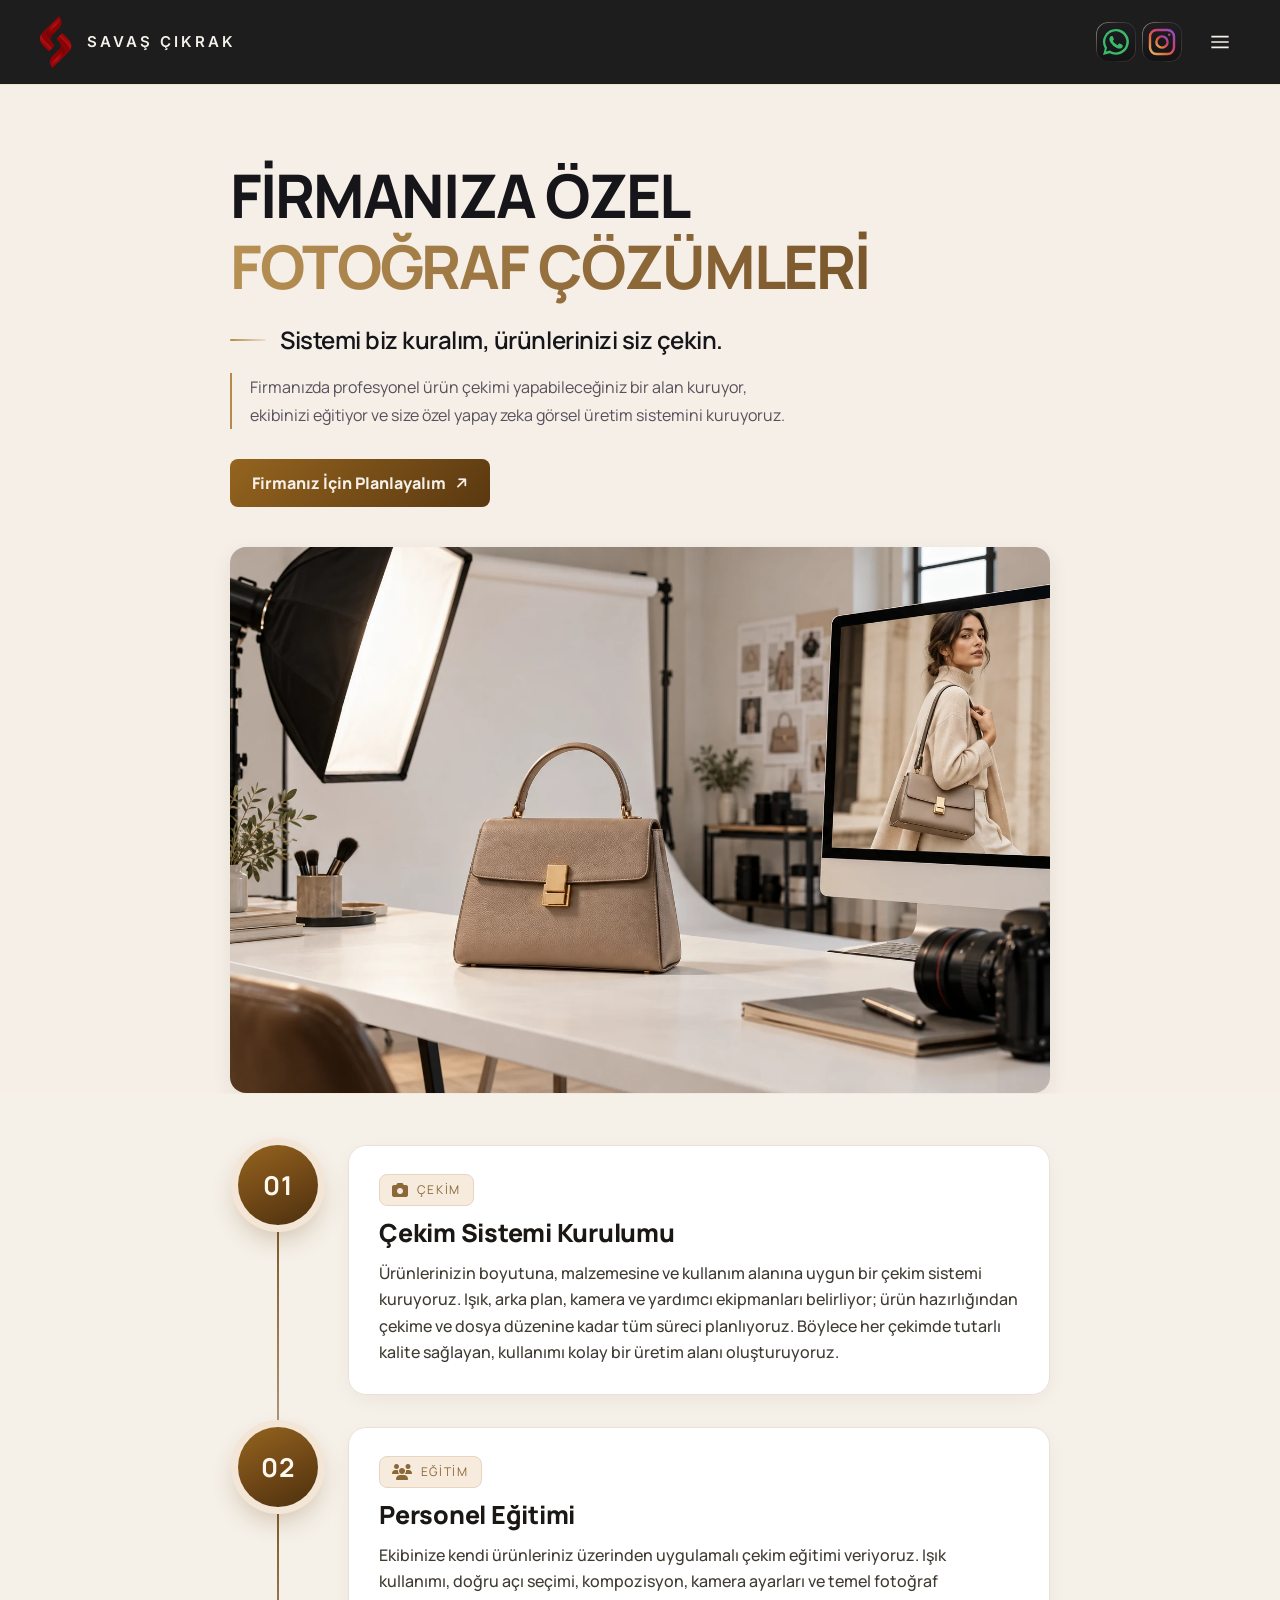
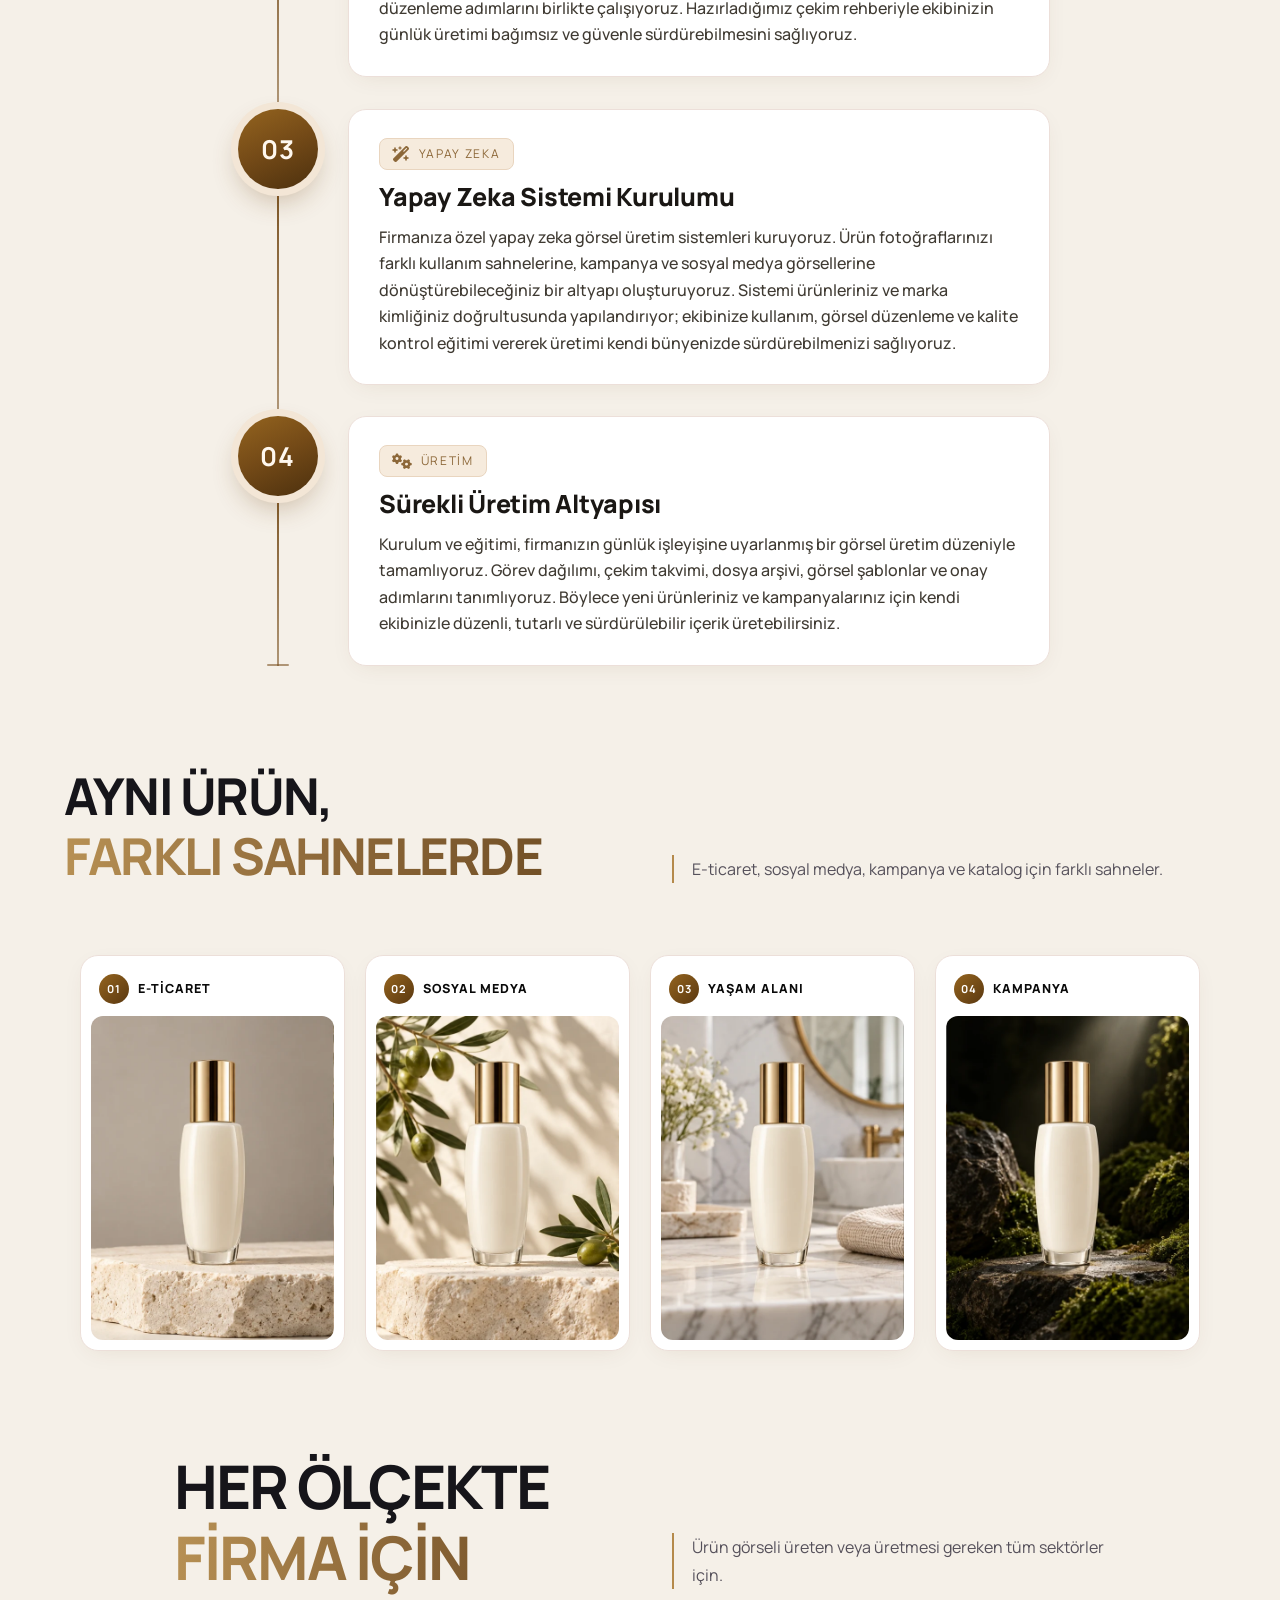
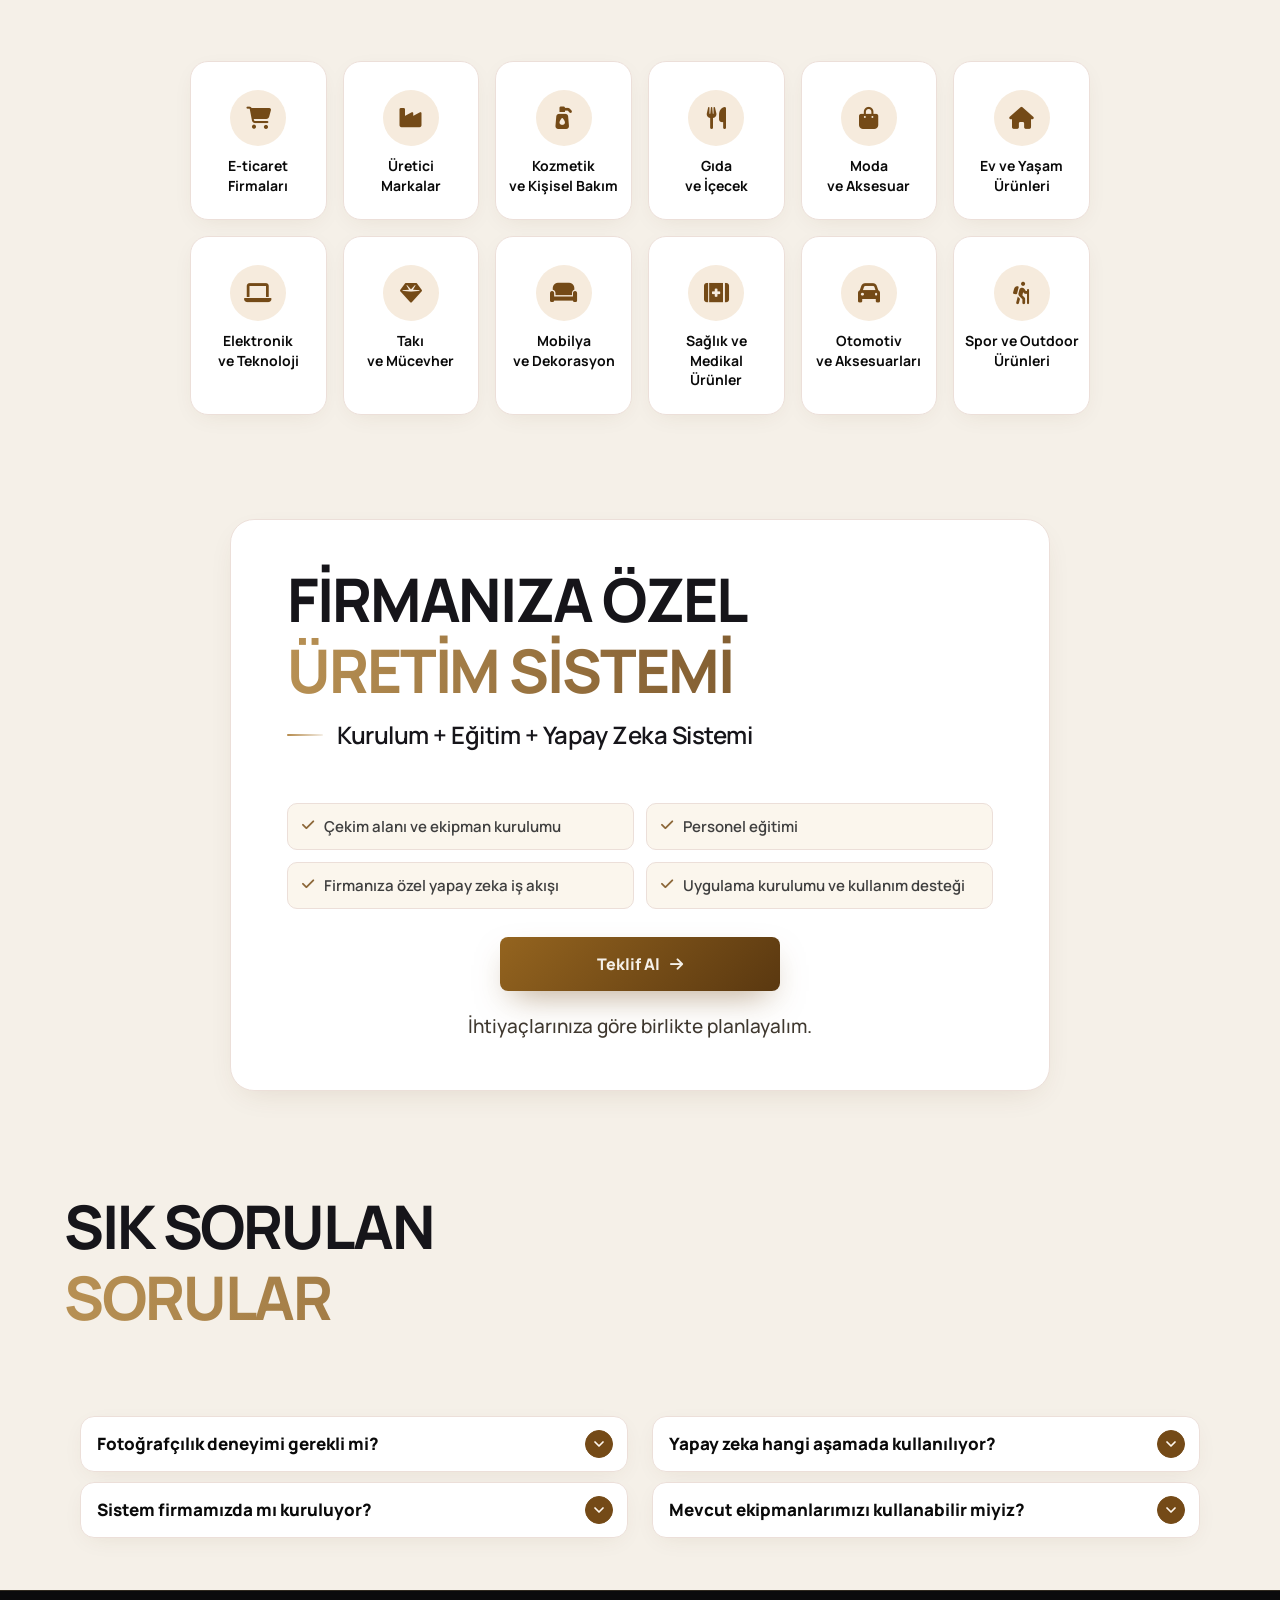
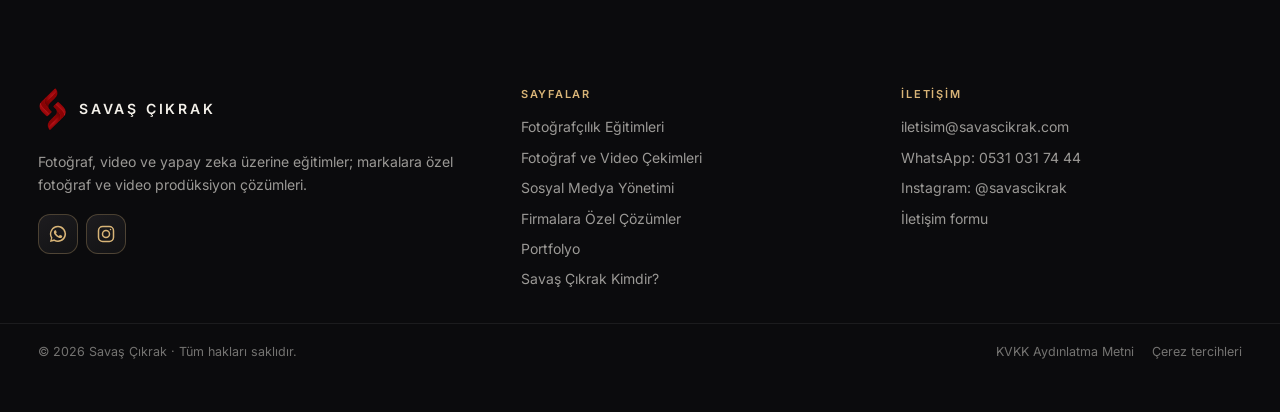
<file: firmalara-ozel-fotograf-cozumleri/index.html>
<!doctype html>
<html lang="tr">
<head>
  <meta charset="utf-8">
  <meta name="viewport" content="width=device-width, initial-scale=1, viewport-fit=cover">
  <meta name="theme-color" content="#0E0D0C">
  <meta name="description" content="Firmanıza özel ürün fotoğrafı üretim sistemi: stüdyo kurulumu, personel eğitimi ve ürüne özel yapay zeka uygulaması. Ürün fotoğraflarınızı kendi firmanızda üretin.">
  <title>Firmalara Özel Fotoğraf Çözümleri | Savaş Çıkrak</title>
  <link rel="canonical" href="https://savascikrak.com/firmalara-ozel-fotograf-cozumleri/">
  <link rel="preload" href="/fonts/manrope-latin-wght-normal.woff2" as="font" type="font/woff2" crossorigin>
  <link rel="preload" href="/fonts/manrope-latin-ext-wght-normal.woff2" as="font" type="font/woff2" crossorigin>
  <link rel="stylesheet" href="/fonts/fontawesome/fa.min.css">
  <link rel="stylesheet" href="/firmalara-ozel-fotograf-cozumleri/style.css?v=56">
  <script src="/firmalara-ozel-fotograf-cozumleri/script.js?v=7" defer></script>
<link rel="icon" href="/favicon.ico?v=3" sizes="any">
<link rel="icon" type="image/png" href="/favicon-64.png?v=3">
<link rel="apple-touch-icon" href="/apple-touch-icon.png?v=3">
<script src="/assets/cerez.js?v=1"></script>
<link rel="stylesheet" href="/assets/ortak.css?v=5b0393aa">
</head>
<body>
<!--UB-->
<header class="ub" id="ub">
  <div class="ub-in">
    <a class="ub-marka" href="/anasayfa/" aria-label="Savaş Çıkrak, ana sayfa"><img src="/yapay-zeka-ile-urun-fotografi/assets/logo-mark.png" width="52" height="80" alt="">Savaş Çıkrak</a>
    <nav class="ub-nav" aria-label="Ana menü">
      <div class="ub-dd"><a href="/anasayfa/#fotograf">Fotoğraf ve video çekimleri</a><div class="ub-sub"><a href="/anasayfa/#fotograf"><span class="ub-ic2"><svg viewBox="0 0 24 24" fill="none" stroke="currentColor" stroke-width="1.75" stroke-linecap="round" stroke-linejoin="round" aria-hidden="true" focusable="false"><path d="M3 2v7c0 1.1.9 2 2 2h4a2 2 0 0 0 2-2V2"/><path d="M7 2v20"/><path d="M21 15V2a5 5 0 0 0-5 5v6c0 1.1.9 2 2 2h3Zm0 0v7"/></svg></span>Yemek fotoğrafı çekimleri</a><a href="/anasayfa/#fotograf"><span class="ub-ic2"><svg viewBox="0 0 24 24" fill="none" stroke="currentColor" stroke-width="1.75" stroke-linecap="round" stroke-linejoin="round" aria-hidden="true" focusable="false"><path d="M11 21.73a2 2 0 0 0 2 0l7-4A2 2 0 0 0 21 16V8a2 2 0 0 0-1-1.73l-7-4a2 2 0 0 0-2 0l-7 4A2 2 0 0 0 3 8v8a2 2 0 0 0 1 1.73z"/><path d="M12 22V12"/><path d="m3.3 7 8.7 5 8.7-5"/></svg></span>Ürün fotoğrafı çekimleri</a><a href="/anasayfa/#fotograf"><span class="ub-ic2"><svg viewBox="0 0 24 24" fill="none" stroke="currentColor" stroke-width="1.75" stroke-linecap="round" stroke-linejoin="round" aria-hidden="true" focusable="false"><circle cx="12" cy="8" r="4"/><path d="M4 21a8 8 0 0 1 16 0"/></svg></span>Portre fotoğrafı çekimleri</a></div></div>
      <div class="ub-dd"><a href="/anasayfa/#egitimler">Fotoğrafçılık eğitimleri</a><div class="ub-sub"><a href="/anasayfa/#egitimler"><span class="ub-ic2"><svg viewBox="0 0 24 24" fill="none" stroke="currentColor" stroke-width="1.75" stroke-linecap="round" stroke-linejoin="round" aria-hidden="true" focusable="false"><path d="M11 21.73a2 2 0 0 0 2 0l7-4A2 2 0 0 0 21 16V8a2 2 0 0 0-1-1.73l-7-4a2 2 0 0 0-2 0l-7 4A2 2 0 0 0 3 8v8a2 2 0 0 0 1 1.73z"/><path d="M12 22V12"/><path d="m3.3 7 8.7 5 8.7-5"/></svg></span>Ürün fotoğrafçılığı</a><a href="/anasayfa/#egitimler"><span class="ub-ic2"><svg viewBox="0 0 24 24" fill="none" stroke="currentColor" stroke-width="1.75" stroke-linecap="round" stroke-linejoin="round" aria-hidden="true" focusable="false"><path d="M3 2v7c0 1.1.9 2 2 2h4a2 2 0 0 0 2-2V2"/><path d="M7 2v20"/><path d="M21 15V2a5 5 0 0 0-5 5v6c0 1.1.9 2 2 2h3Zm0 0v7"/></svg></span>Yemek fotoğrafçılığı</a><a href="/anasayfa/#egitimler"><span class="ub-ic2"><svg viewBox="0 0 24 24" fill="none" stroke="currentColor" stroke-width="1.75" stroke-linecap="round" stroke-linejoin="round" aria-hidden="true" focusable="false"><circle cx="12" cy="8" r="4"/><path d="M4 21a8 8 0 0 1 16 0"/></svg></span>Portre fotoğrafçılığı</a></div></div>
      <a href="/anasayfa/#video-egitimi">Video prodüksiyon eğitimi</a>
      <a href="/firmalara-ozel-fotograf-cozumleri/">Firmalara özel fotoğraf çözümleri</a>
      <a href="/anasayfa/#reklam">Tanıtım ve reklam filmleri</a>
      <a href="/anasayfa/#sosyal-medya">Sosyal medya yönetimi</a>
    </nav>
    <a class="ub-cta" href="/iletisim/"><span class="ub-ic"><svg viewBox="0 0 24 24" fill="none" stroke="currentColor" stroke-width="1.75" stroke-linecap="round" stroke-linejoin="round" aria-hidden="true" focusable="false"><rect width="20" height="16" x="2" y="4" rx="2"/><path d="m22 7-8.97 5.7a1.94 1.94 0 0 1-2.06 0L2 7"/></svg></span>İletişim</a>
    <div class="ub-sos"><a class="ub-s ub-wa" href="https://wa.me/905310317444?text=Merhaba%2C%20sitenizden%20ula%C5%9F%C4%B1yorum." target="_blank" rel="noopener" aria-label="WhatsApp'tan yazın"><svg viewBox="0 0 24 24" aria-hidden="true" fill="currentColor"><path d="M12 2.2a9.7 9.7 0 0 0-8.4 14.6L2.3 21.7l5-1.3A9.7 9.7 0 1 0 12 2.2zm0 17.6c-1.5 0-3-.4-4.2-1.2l-.3-.2-3 .8.8-2.9-.2-.3A7.9 7.9 0 1 1 12 19.8zm4.4-5.9c-.2-.1-1.4-.7-1.7-.8-.2-.1-.4-.1-.5.1l-.8 1c-.1.2-.3.2-.5.1a6.5 6.5 0 0 1-3.2-2.8c-.2-.4.2-.4.7-1.3.1-.1 0-.3 0-.4l-.8-1.9c-.2-.5-.4-.4-.5-.4h-.5a.9.9 0 0 0-.7.3 2.8 2.8 0 0 0-.9 2.1 4.9 4.9 0 0 0 1 2.6 11.2 11.2 0 0 0 4.3 3.8c1.6.7 2.2.7 3 .6.5-.1 1.4-.6 1.6-1.2.2-.6.2-1.1.1-1.2l-.6-.6z"/></svg></a><a class="ub-s ub-ig" href="https://www.instagram.com/savascikrak/" target="_blank" rel="noopener" aria-label="Instagram: savascikrak"><svg viewBox="0 0 24 24" fill="none" stroke="url(#ubIgG)" stroke-width="1.8" stroke-linecap="round" stroke-linejoin="round" aria-hidden="true"><defs><linearGradient id="ubIgG" x1="0" y1="1" x2="1" y2="0"><stop offset="0" stop-color="#F9C46B"/><stop offset=".35" stop-color="#F0703A"/><stop offset=".65" stop-color="#D9407F"/><stop offset="1" stop-color="#8E5BD6"/></linearGradient></defs><rect x="3" y="3" width="18" height="18" rx="5"/><circle cx="12" cy="12" r="4.2"/><circle cx="17.4" cy="6.6" r=".9" fill="#D9407F" stroke="none"/></svg></a></div>
    <button class="ub-mbtn" id="ub-ac" type="button" aria-label="Menüyü aç" aria-expanded="false" aria-controls="ub-cek"><svg viewBox="0 0 24 24" fill="none" stroke="currentColor" stroke-width="1.6" aria-hidden="true"><path d="M4 7h16M4 12h16M4 17h16"/></svg></button>
  </div>
</header>
<div class="ub-bos" aria-hidden="true"></div>
<div class="ub-cek" id="ub-cek" aria-hidden="true">
  <button class="ub-x" id="ub-kapa" type="button" aria-label="Menüyü kapat"><svg width="26" height="26" viewBox="0 0 24 24" fill="none" stroke="currentColor" stroke-width="1.6" aria-hidden="true"><path d="M6 6l12 12M18 6L6 18"/></svg></button>
    <a class="ub-l" href="/anasayfa/#fotograf"><span class="ub-ic"><svg viewBox="0 0 24 24" fill="none" stroke="currentColor" stroke-width="1.75" stroke-linecap="round" stroke-linejoin="round" aria-hidden="true" focusable="false"><path d="M14.5 4h-5L7 7H4a2 2 0 0 0-2 2v9a2 2 0 0 0 2 2h16a2 2 0 0 0 2-2V9a2 2 0 0 0-2-2h-3l-2.5-3z"/><circle cx="12" cy="13" r="3"/></svg></span>Fotoğraf ve video çekimleri</a>
    <a class="ub-l2" href="/anasayfa/#fotograf"><span class="ub-ic2"><svg viewBox="0 0 24 24" fill="none" stroke="currentColor" stroke-width="1.75" stroke-linecap="round" stroke-linejoin="round" aria-hidden="true" focusable="false"><path d="M3 2v7c0 1.1.9 2 2 2h4a2 2 0 0 0 2-2V2"/><path d="M7 2v20"/><path d="M21 15V2a5 5 0 0 0-5 5v6c0 1.1.9 2 2 2h3Zm0 0v7"/></svg></span>Yemek fotoğrafı çekimleri</a>
    <a class="ub-l2" href="/anasayfa/#fotograf"><span class="ub-ic2"><svg viewBox="0 0 24 24" fill="none" stroke="currentColor" stroke-width="1.75" stroke-linecap="round" stroke-linejoin="round" aria-hidden="true" focusable="false"><path d="M11 21.73a2 2 0 0 0 2 0l7-4A2 2 0 0 0 21 16V8a2 2 0 0 0-1-1.73l-7-4a2 2 0 0 0-2 0l-7 4A2 2 0 0 0 3 8v8a2 2 0 0 0 1 1.73z"/><path d="M12 22V12"/><path d="m3.3 7 8.7 5 8.7-5"/></svg></span>Ürün fotoğrafı çekimleri</a>
    <a class="ub-l2" href="/anasayfa/#fotograf"><span class="ub-ic2"><svg viewBox="0 0 24 24" fill="none" stroke="currentColor" stroke-width="1.75" stroke-linecap="round" stroke-linejoin="round" aria-hidden="true" focusable="false"><circle cx="12" cy="8" r="4"/><path d="M4 21a8 8 0 0 1 16 0"/></svg></span>Portre fotoğrafı çekimleri</a>
    <a class="ub-l" href="/anasayfa/#egitimler"><span class="ub-ic"><svg viewBox="0 0 24 24" fill="none" stroke="currentColor" stroke-width="1.75" stroke-linecap="round" stroke-linejoin="round" aria-hidden="true" focusable="false"><path d="M21.42 10.922a1 1 0 0 0-.019-1.838L12.83 5.18a2 2 0 0 0-1.66 0L2.6 9.08a1 1 0 0 0 0 1.832l8.57 3.908a2 2 0 0 0 1.66 0z"/><path d="M22 10v6"/><path d="M6 12.5V16a6 3 0 0 0 12 0v-3.5"/></svg></span>Fotoğrafçılık eğitimleri</a>
    <a class="ub-l2" href="/anasayfa/#egitimler"><span class="ub-ic2"><svg viewBox="0 0 24 24" fill="none" stroke="currentColor" stroke-width="1.75" stroke-linecap="round" stroke-linejoin="round" aria-hidden="true" focusable="false"><path d="M11 21.73a2 2 0 0 0 2 0l7-4A2 2 0 0 0 21 16V8a2 2 0 0 0-1-1.73l-7-4a2 2 0 0 0-2 0l-7 4A2 2 0 0 0 3 8v8a2 2 0 0 0 1 1.73z"/><path d="M12 22V12"/><path d="m3.3 7 8.7 5 8.7-5"/></svg></span>Ürün fotoğrafçılığı</a>
    <a class="ub-l2" href="/anasayfa/#egitimler"><span class="ub-ic2"><svg viewBox="0 0 24 24" fill="none" stroke="currentColor" stroke-width="1.75" stroke-linecap="round" stroke-linejoin="round" aria-hidden="true" focusable="false"><path d="M3 2v7c0 1.1.9 2 2 2h4a2 2 0 0 0 2-2V2"/><path d="M7 2v20"/><path d="M21 15V2a5 5 0 0 0-5 5v6c0 1.1.9 2 2 2h3Zm0 0v7"/></svg></span>Yemek fotoğrafçılığı</a>
    <a class="ub-l2" href="/anasayfa/#egitimler"><span class="ub-ic2"><svg viewBox="0 0 24 24" fill="none" stroke="currentColor" stroke-width="1.75" stroke-linecap="round" stroke-linejoin="round" aria-hidden="true" focusable="false"><circle cx="12" cy="8" r="4"/><path d="M4 21a8 8 0 0 1 16 0"/></svg></span>Portre fotoğrafçılığı</a>
    <a class="ub-l" href="/anasayfa/#video-egitimi"><span class="ub-ic"><svg viewBox="0 0 24 24" fill="none" stroke="currentColor" stroke-width="1.75" stroke-linecap="round" stroke-linejoin="round" aria-hidden="true" focusable="false"><rect x="3" y="5" width="18" height="14" rx="2"/><path d="m10 9 5 3-5 3z"/></svg></span>Video prodüksiyon eğitimi</a>
    <a class="ub-l" href="/firmalara-ozel-fotograf-cozumleri/"><span class="ub-ic"><svg viewBox="0 0 24 24" fill="none" stroke="currentColor" stroke-width="1.75" stroke-linecap="round" stroke-linejoin="round" aria-hidden="true" focusable="false"><path d="M6 22V4a2 2 0 0 1 2-2h8a2 2 0 0 1 2 2v18Z"/><path d="M6 12H4a2 2 0 0 0-2 2v6a2 2 0 0 0 2 2h2"/><path d="M18 9h2a2 2 0 0 1 2 2v9a2 2 0 0 1-2 2h-2"/><path d="M10 6h4"/><path d="M10 10h4"/><path d="M10 14h4"/><path d="M10 18h4"/></svg></span>Firmalara özel fotoğraf çözümleri</a>
    <a class="ub-l" href="/anasayfa/#reklam"><span class="ub-ic"><svg viewBox="0 0 24 24" fill="none" stroke="currentColor" stroke-width="1.75" stroke-linecap="round" stroke-linejoin="round" aria-hidden="true" focusable="false"><path d="M20.2 6 3 11l-.9-2.4c-.3-1.1.3-2.2 1.3-2.5l13.5-4c1.1-.3 2.2.3 2.5 1.3Z"/><path d="m6.2 5.3 3.1 3.9"/><path d="m12.4 3.4 3.1 4"/><path d="M3 11h18v8a2 2 0 0 1-2 2H5a2 2 0 0 1-2-2Z"/></svg></span>Tanıtım ve reklam filmleri</a>
    <a class="ub-l" href="/anasayfa/#sosyal-medya"><span class="ub-ic"><svg viewBox="0 0 24 24" fill="none" stroke="currentColor" stroke-width="1.75" stroke-linecap="round" stroke-linejoin="round" aria-hidden="true" focusable="false"><path d="m3 11 18-5v12L3 14v-3z"/><path d="M11.6 16.8a3 3 0 1 1-5.8-1.6"/></svg></span>Sosyal medya yönetimi</a>
    <a class="ub-l" href="/iletisim/"><span class="ub-ic"><svg viewBox="0 0 24 24" fill="none" stroke="currentColor" stroke-width="1.75" stroke-linecap="round" stroke-linejoin="round" aria-hidden="true" focusable="false"><rect width="20" height="16" x="2" y="4" rx="2"/><path d="m22 7-8.97 5.7a1.94 1.94 0 0 1-2.06 0L2 7"/></svg></span>İletişim</a>
</div>
<!--/UB-->
<a class="skip-link" href="#icerik">İçeriğe geç</a>
 

<main id="icerik">

<section class="wrap hero fx-hero" aria-labelledby="hero-title">
  <div class="fx-head">
    <div class="pf3-hw"><h1 id="hero-title" class="pf3-h" style="--lw:11.05"><span>Firmanıza özel</span><em>fotoğraf çözümleri</em></h1></div>
    <div class="pf3-intro fx-intro3"><p class="pf3-lead"><span>Sistemi biz kuralım, ürünlerinizi siz çekin.</span></p><p class="pf3-p">Firmanızda profesyonel ürün çekimi yapabileceğiniz bir alan kuruyor, ekibinizi eğitiyor ve size özel yapay zeka görsel üretim sistemini kuruyoruz.</p></div>
    <a class="fx-cta" href="https://wa.me/905310317444?text=Merhaba%2C%20firmam%20i%C3%A7in%20foto%C4%9Fraf%20%C3%BCretim%20sistemi%20hakk%C4%B1nda%20bilgi%20almak%20istiyorum." target="_blank" rel="noopener noreferrer">Firmanız İçin Planlayalım <i class="fa-solid fa-arrow-right" aria-hidden="true"></i></a>
  </div>
  <figure class="fx-studio"><img src="/firmalara-ozel-fotograf-cozumleri/assets/studio.webp" width="1536" height="1024" alt="Firmanızda kurulabilecek ürün fotoğrafı çekim alanı" decoding="async"></figure>
</section>

<section class="wrap fx-steps-sec" aria-label="Hizmet kapsamı">
  <ol id="hizmet" class="fx-tl" aria-label="Hizmet kapsamı">
      <li class="fx-tl-item"><div class="fx-tl-mark" aria-hidden="true"><span class="fx-tl-num">01</span></div><article class="fx-tl-card"><span class="fx-tl-tag"><i class="fa-solid fa-camera" aria-hidden="true"></i><span>ÇEKİM</span></span><h2>Çekim Sistemi Kurulumu</h2><p>Ürünlerinizin boyutuna, malzemesine ve kullanım alanına uygun bir çekim sistemi kuruyoruz. Işık, arka plan, kamera ve yardımcı ekipmanları belirliyor; ürün hazırlığından çekime ve dosya düzenine kadar tüm süreci planlıyoruz. Böylece her çekimde tutarlı kalite sağlayan, kullanımı kolay bir üretim alanı oluşturuyoruz.</p></article></li>
      <li class="fx-tl-item"><div class="fx-tl-mark" aria-hidden="true"><span class="fx-tl-num">02</span></div><article class="fx-tl-card"><span class="fx-tl-tag"><i class="fa-solid fa-users" aria-hidden="true"></i><span>EĞİTİM</span></span><h2>Personel Eğitimi</h2><p>Ekibinize kendi ürünleriniz üzerinden uygulamalı çekim eğitimi veriyoruz. Işık kullanımı, doğru açı seçimi, kompozisyon, kamera ayarları ve temel fotoğraf düzenleme adımlarını birlikte çalışıyoruz. Hazırladığımız çekim rehberiyle ekibinizin günlük üretimi bağımsız ve güvenle sürdürebilmesini sağlıyoruz.</p></article></li>
      <li class="fx-tl-item"><div class="fx-tl-mark" aria-hidden="true"><span class="fx-tl-num">03</span></div><article class="fx-tl-card"><span class="fx-tl-tag"><i class="fa-solid fa-wand-magic-sparkles" aria-hidden="true"></i><span>YAPAY ZEKA</span></span><h2>Yapay Zeka Sistemi Kurulumu</h2><p>Firmanıza özel yapay zeka görsel üretim sistemleri kuruyoruz. Ürün fotoğraflarınızı farklı kullanım sahnelerine, kampanya ve sosyal medya görsellerine dönüştürebileceğiniz bir altyapı oluşturuyoruz. Sistemi ürünleriniz ve marka kimliğiniz doğrultusunda yapılandırıyor; ekibinize kullanım, görsel düzenleme ve kalite kontrol eğitimi vererek üretimi kendi bünyenizde sürdürebilmenizi sağlıyoruz.</p></article></li>
      <li class="fx-tl-item"><div class="fx-tl-mark" aria-hidden="true"><span class="fx-tl-num">04</span></div><article class="fx-tl-card"><span class="fx-tl-tag"><i class="fa-solid fa-gears" aria-hidden="true"></i><span>ÜRETİM</span></span><h2>Sürekli Üretim Altyapısı</h2><p>Kurulum ve eğitimi, firmanızın günlük işleyişine uyarlanmış bir görsel üretim düzeniyle tamamlıyoruz. Görev dağılımı, çekim takvimi, dosya arşivi, görsel şablonlar ve onay adımlarını tanımlıyoruz. Böylece yeni ürünleriniz ve kampanyalarınız için kendi ekibinizle düzenli, tutarlı ve sürdürülebilir içerik üretebilirsiniz.</p></article></li>
    </ol>
</section>

<section id="ornekler" class="wrap sec stack fx-examples" aria-labelledby="examples-title">
  <div class="pf3-head"> <div class="pf3-hw"><h2 id="examples-title" class="pf3-h" style="--lw:10.7"><span>Aynı ürün,</span><em>farklı sahnelerde</em></h2></div> <div class="pf3-intro"><p class="pf3-p">E-ticaret, sosyal medya, kampanya ve katalog için farklı sahneler.</p></div> </div>
  <div class="fx-gallery">
    <figure class="campaign-card"><figcaption><b>01</b><span>E-ticaret</span></figcaption><div class="scene scene-1" role="img" aria-label="Kozmetik ürününün sade stüdyo çekimi"></div></figure>
    <figure class="campaign-card"><figcaption><b>02</b><span>Sosyal medya</span></figcaption><div class="scene scene-2" role="img" aria-label="Aynı kozmetik ürününün güneş ışığı ve zeytin dallarıyla sahnesi"></div></figure>
    <figure class="campaign-card"><figcaption><b>03</b><span>Yaşam alanı</span></figcaption><div class="scene scene-3" role="img" aria-label="Aynı kozmetik ürününün aydınlık mermer banyodaki sahnesi"></div></figure>
    <figure class="campaign-card"><figcaption><b>04</b><span>Kampanya</span></figcaption><div class="scene scene-4" role="img" aria-label="Aynı kozmetik ürününün koyu doğal taşlar ve yosunlarla kampanya sahnesi"></div></figure>
  </div>
</section>

<section id="kimler-icin" class="wrap sec audience-section" aria-labelledby="audience-title">
  <div class="stack">
    <div class="pf3-head"> <div class="pf3-hw"><h2 id="audience-title" class="pf3-h" style="--lw:4.45"><span>Her ölçekte</span><em>firma için</em></h2></div> <div class="pf3-intro"><p class="pf3-p">Ürün görseli üreten veya üretmesi gereken tüm sektörler için.</p></div> </div>
    <ul class="fx-sectors"><li><span class="fx-sec-ic"><i class="fa-solid fa-cart-shopping" aria-hidden="true"></i></span><span>E-ticaret<br>Firmaları</span></li><li><span class="fx-sec-ic"><i class="fa-solid fa-industry" aria-hidden="true"></i></span><span>Üretici<br>Markalar</span></li><li><span class="fx-sec-ic"><i class="fa-solid fa-pump-soap" aria-hidden="true"></i></span><span>Kozmetik<br>ve Kişisel Bakım</span></li><li><span class="fx-sec-ic"><i class="fa-solid fa-utensils" aria-hidden="true"></i></span><span>Gıda<br>ve İçecek</span></li><li><span class="fx-sec-ic"><i class="fa-solid fa-bag-shopping" aria-hidden="true"></i></span><span>Moda<br>ve Aksesuar</span></li><li><span class="fx-sec-ic"><i class="fa-solid fa-house" aria-hidden="true"></i></span><span>Ev ve Yaşam<br>Ürünleri</span></li><li><span class="fx-sec-ic"><i class="fa-solid fa-laptop" aria-hidden="true"></i></span><span>Elektronik<br>ve Teknoloji</span></li><li><span class="fx-sec-ic"><i class="fa-solid fa-gem" aria-hidden="true"></i></span><span>Takı<br>ve Mücevher</span></li><li><span class="fx-sec-ic"><i class="fa-solid fa-couch" aria-hidden="true"></i></span><span>Mobilya<br>ve Dekorasyon</span></li><li><span class="fx-sec-ic"><i class="fa-solid fa-kit-medical" aria-hidden="true"></i></span><span>Sağlık ve Medikal<br>Ürünler</span></li><li><span class="fx-sec-ic"><i class="fa-solid fa-car" aria-hidden="true"></i></span><span>Otomotiv<br>ve Aksesuarları</span></li><li><span class="fx-sec-ic"><i class="fa-solid fa-person-hiking" aria-hidden="true"></i></span><span>Spor ve Outdoor<br>Ürünleri</span></li></ul>
  </div>
</section>

<section id="paket" class="wrap sec fx-package" aria-labelledby="package-title">
  <div class="price-box fx-box">
    <div class="price-copy pf3-head pf3-kart"> <div class="pf3-hw"><h2 id="package-title" class="pf3-h" style="--lw:8.65"><span>Firmanıza özel</span><em>üretim sistemi</em></h2></div> <div class="pf3-intro"><p class="pf3-lead"><span>Kurulum + Eğitim + Yapay Zeka Sistemi</span></p></div> </div>
    <ul class="price-event fx-checks">
      <li><i class="fa-solid fa-check" aria-hidden="true"></i>Çekim alanı ve ekipman kurulumu</li>
      <li><i class="fa-solid fa-check" aria-hidden="true"></i>Personel eğitimi</li>
      <li><i class="fa-solid fa-check" aria-hidden="true"></i>Firmanıza özel yapay zeka iş akışı</li>
      <li><i class="fa-solid fa-check" aria-hidden="true"></i>Uygulama kurulumu ve kullanım desteği</li>
    </ul>
    <a class="btn" href="https://wa.me/905310317444?text=Merhaba%2C%20firmam%20i%C3%A7in%20foto%C4%9Fraf%20%C3%BCretim%20sistemi%20teklifi%20almak%20istiyorum." target="_blank" rel="noopener noreferrer">Teklif Al <i class="fa-solid fa-arrow-right" aria-hidden="true"></i></a>
    <p class="price-urgency">İhtiyaçlarınıza göre birlikte planlayalım.</p>
  </div>
</section>

<section id="sorular" class="wrap sec faqsec stack" aria-labelledby="faq-title">
  <div class="pf3-head"> <div class="pf3-hw"><h2 id="faq-title" class="pf3-h" style="--lw:5.6"><span>Sık sorulan</span><em>sorular</em></h2></div> </div>
  <div class="faq">
    <div class="faq-col"><details><summary>Fotoğrafçılık deneyimi gerekli mi?</summary><p>Personel eğitimi, ekibinizin ürünlerinizi doğru şekilde çekebilmesine odaklanır. Kurulacak sistem ve eğitim, ekibinizin mevcut deneyimine göre planlanır.</p></details>
    <details><summary>Sistem firmamızda mı kuruluyor?</summary><p>Evet. Çekim alanını ürünlerinize ve firmanızdaki uygun alana göre planlayarak kendi ekibinizin kullanabileceği bir sistem kuruyoruz.</p></details></div>
    <div class="faq-col"><details><summary>Yapay zeka hangi aşamada kullanılıyor?</summary><p>Ürününüzün çekilmiş fotoğraflarından, farklı arka planlar ve kullanım sahneleri için görseller üretme aşamasında kullanılıyor. Ürün detaylarını kontrol etmek, üretim iş akışının bir parçasıdır.</p></details>
    <details><summary>Mevcut ekipmanlarımızı kullanabilir miyiz?</summary><p>Mevcut ekipmanlarınızı ve çekim alanınızı değerlendirerek ihtiyacınıza uygun bir kurulum planı oluşturabiliriz.</p></details></div>
  </div>
</section>

</main>
<!--AB-->
<footer class="ab">
  <div class="ab-in">
    <div class="ab-k1">
      <a class="ab-marka" href="/anasayfa/"><img src="/yapay-zeka-ile-urun-fotografi/assets/logo-mark.png" width="52" height="80" alt="" loading="lazy">Savaş Çıkrak</a>
      <p>Fotoğraf, video ve yapay zeka üzerine eğitimler; markalara özel fotoğraf ve video prodüksiyon çözümleri.</p>
      <div class="ab-sos"><a class="ub-s" href="https://wa.me/905310317444?text=Merhaba%2C%20sitenizden%20ula%C5%9F%C4%B1yorum." target="_blank" rel="noopener" aria-label="WhatsApp'tan yazın"><svg viewBox="0 0 24 24" aria-hidden="true" fill="currentColor"><path d="M12 2.2a9.7 9.7 0 0 0-8.4 14.6L2.3 21.7l5-1.3A9.7 9.7 0 1 0 12 2.2zm0 17.6c-1.5 0-3-.4-4.2-1.2l-.3-.2-3 .8.8-2.9-.2-.3A7.9 7.9 0 1 1 12 19.8zm4.4-5.9c-.2-.1-1.4-.7-1.7-.8-.2-.1-.4-.1-.5.1l-.8 1c-.1.2-.3.2-.5.1a6.5 6.5 0 0 1-3.2-2.8c-.2-.4.2-.4.7-1.3.1-.1 0-.3 0-.4l-.8-1.9c-.2-.5-.4-.4-.5-.4h-.5a.9.9 0 0 0-.7.3 2.8 2.8 0 0 0-.9 2.1 4.9 4.9 0 0 0 1 2.6 11.2 11.2 0 0 0 4.3 3.8c1.6.7 2.2.7 3 .6.5-.1 1.4-.6 1.6-1.2.2-.6.2-1.1.1-1.2l-.6-.6z"/></svg></a><a class="ub-s" href="https://www.instagram.com/savascikrak/" target="_blank" rel="noopener" aria-label="Instagram: savascikrak"><svg viewBox="0 0 24 24" fill="none" stroke="currentColor" stroke-width="1.8" stroke-linecap="round" stroke-linejoin="round" aria-hidden="true"><rect x="3" y="3" width="18" height="18" rx="5"/><circle cx="12" cy="12" r="4.2"/><circle cx="17.4" cy="6.6" r=".9" fill="currentColor" stroke="none"/></svg></a></div>
    </div>
    <nav class="ab-k" aria-label="Alt menü">
      <h2>Sayfalar</h2>
      <a href="/yapay-zeka-ile-urun-fotografi/">Fotoğrafçılık Eğitimleri</a>
      <a href="/anasayfa/#fotograf">Fotoğraf ve Video Çekimleri</a>
      <a href="/anasayfa/#sosyal-medya">Sosyal Medya Yönetimi</a>
      <a href="/firmalara-ozel-fotograf-cozumleri/">Firmalara Özel Çözümler</a>
      <a href="/portfolyo/">Portfolyo</a>
      <a href="/anasayfa/#hakkimda">Savaş Çıkrak Kimdir?</a>
    </nav>
    <div class="ab-k">
      <h2>İletişim</h2>
      <a href="mailto:iletisim@savascikrak.com">iletisim@savascikrak.com</a>
      <a href="https://wa.me/905310317444" target="_blank" rel="noopener">WhatsApp: 0531 031 74 44</a>
      <a href="https://www.instagram.com/savascikrak/" target="_blank" rel="noopener">Instagram: @savascikrak</a>
      <a href="/iletisim/">İletişim formu</a>
    </div>
  </div>
  <div class="ab-alt">
    <span>© 2026 Savaş Çıkrak · Tüm hakları saklıdır.</span>
    <span class="ab-lk"><a href="/kvkk/">KVKK Aydınlatma Metni</a><button type="button" class="cerez-ac">Çerez tercihleri</button></span>
  </div>
</footer>
<!--/AB-->

<script src="/assets/ortak.js?v=5b0393aa" defer></script>
</body>
</html>
</file>
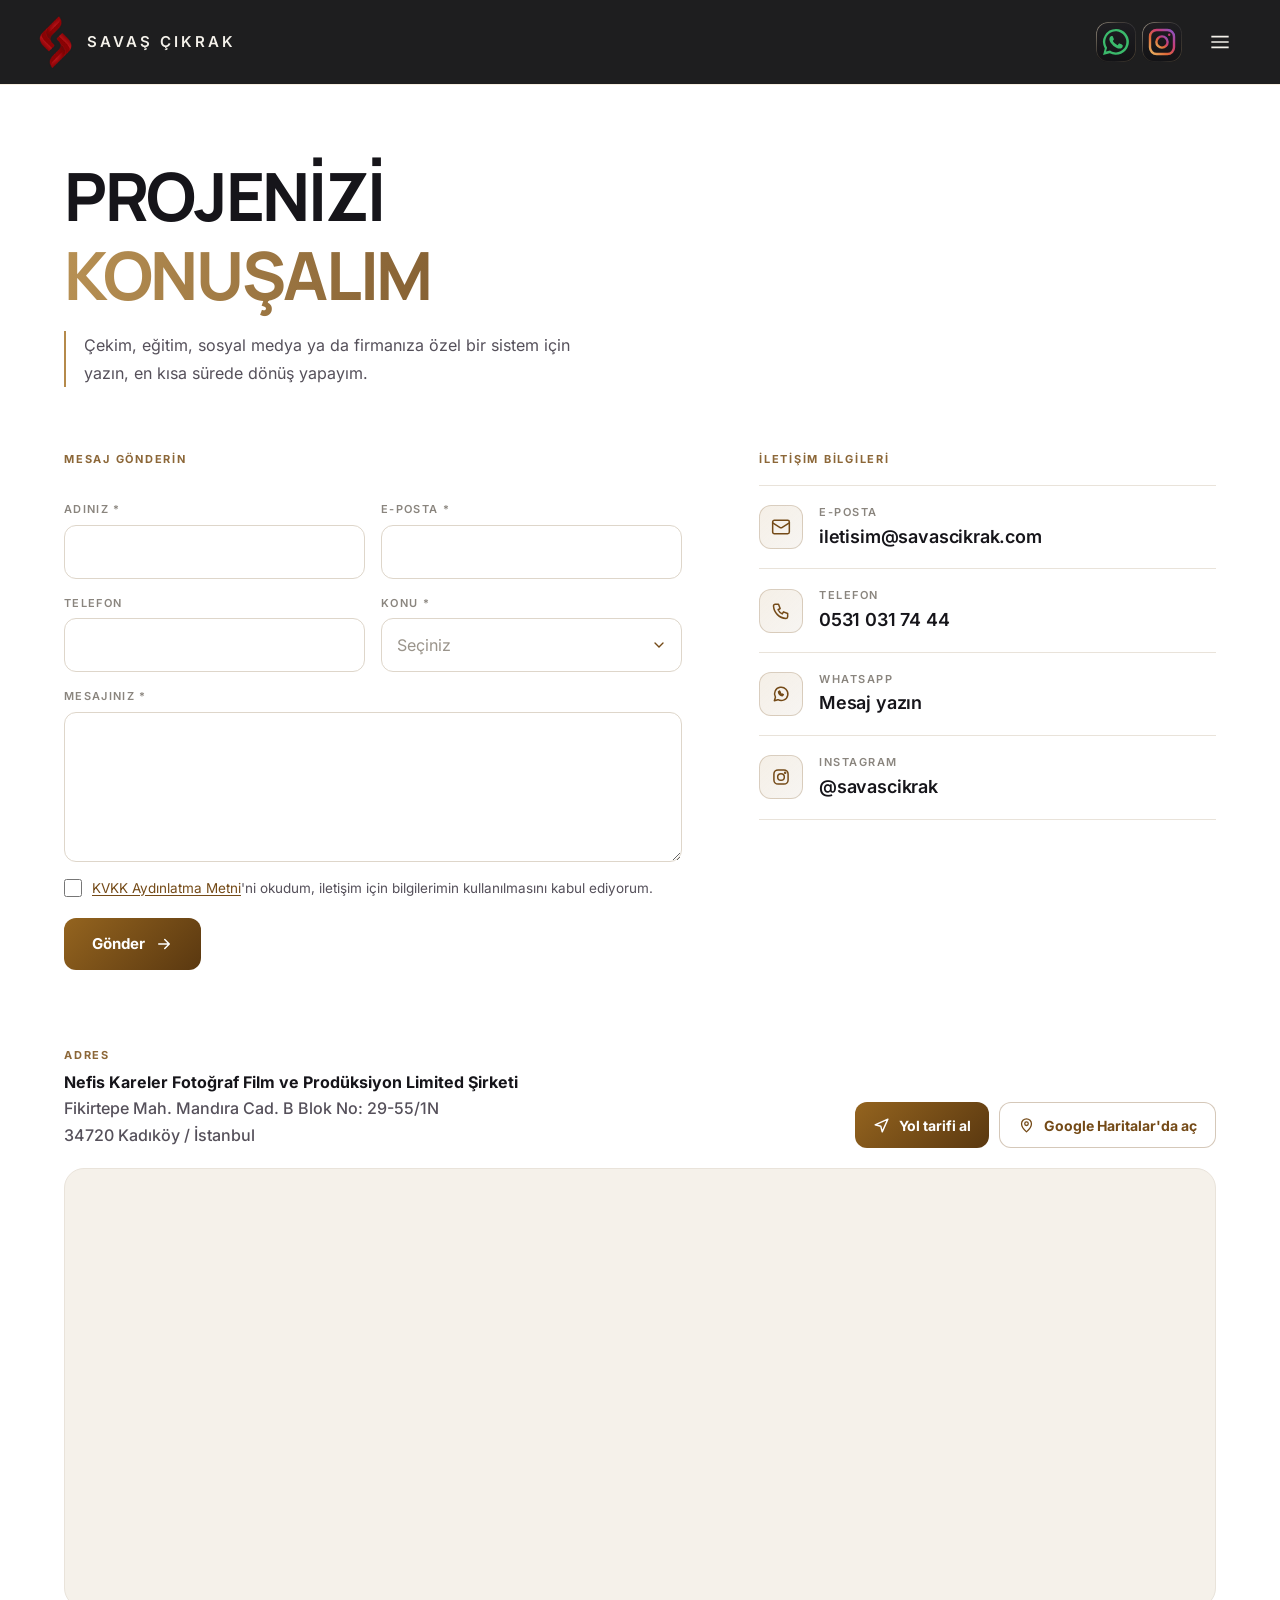
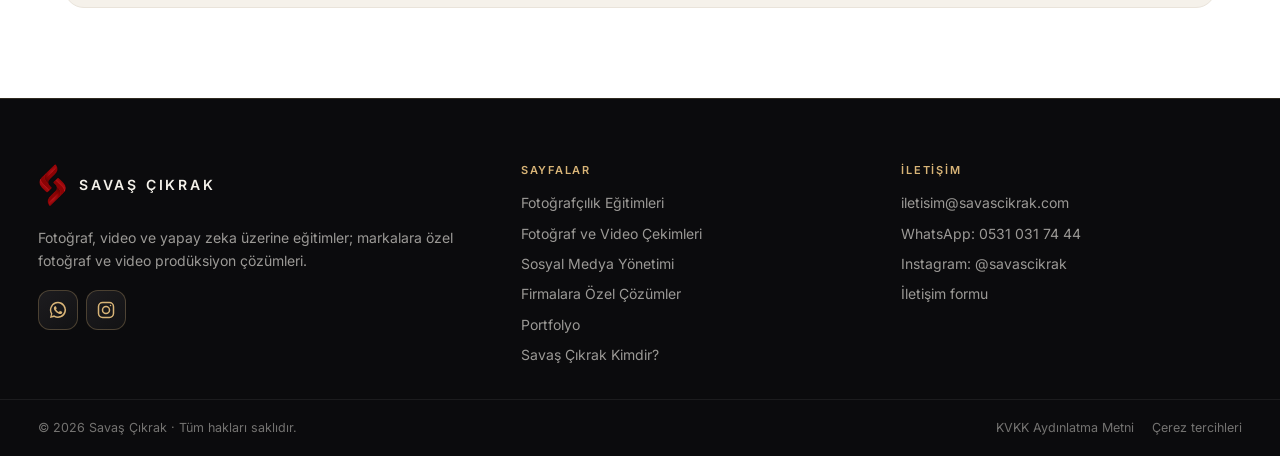
<file: iletisim/index.html>
<!doctype html>
<html lang="tr">
<head>
<meta charset="utf-8">
<meta name="viewport" content="width=device-width, initial-scale=1, viewport-fit=cover">
<title>İletişim · Savaş Çıkrak</title>
<meta name="description" content="Savaş Çıkrak ile iletişime geçin: çekim, eğitim, sosyal medya ve firmalara özel çözümler için form, e-posta, telefon, WhatsApp ve yol tarifi.">
<meta name="theme-color" content="#ffffff">
<link rel="icon" href="/favicon.ico?v=3" sizes="any">
<link rel="icon" type="image/png" href="/favicon-64.png?v=3">
<link rel="apple-touch-icon" href="/apple-touch-icon.png?v=3">
<link rel="canonical" href="https://savascikrak.com/iletisim/">
<link rel="preload" href="/fonts/manrope-latin-wght-normal.woff2" as="font" type="font/woff2" crossorigin>
<style>
@font-face{font-family:"Inter";font-style:normal;font-weight:100 900;font-display:swap;src:url(/fonts/inter-latin-ext-wght-normal.woff2) format("woff2");unicode-range:U+0100-02BA,U+02BD-02C5,U+02C7-02CC,U+02CE-02D7,U+02DD-02FF,U+0304,U+0308,U+0329,U+1D00-1DBF,U+1E00-1E9F,U+1EF2-1EFF,U+2020,U+20A0-20AB,U+20AD-20C0,U+2113,U+2C60-2C7F,U+A720-A7FF}
@font-face{font-family:"Inter";font-style:normal;font-weight:100 900;font-display:swap;src:url(/fonts/inter-latin-wght-normal.woff2) format("woff2");unicode-range:U+0000-00FF,U+0131,U+0152-0153,U+02BB-02BC,U+02C6,U+02DA,U+02DC,U+0304,U+0308,U+0329,U+2000-206F,U+20AC,U+2122,U+2191,U+2193,U+2212,U+2215,U+FEFF,U+FFFD}
@font-face{font-family:"Manrope";font-style:normal;font-weight:200 800;font-display:swap;src:url(/fonts/manrope-latin-wght-normal.woff2) format("woff2");unicode-range:U+0000-00FF,U+0131,U+0152-0153,U+02BB-02BC,U+02C6,U+02DA,U+02DC,U+0304,U+0308,U+0329,U+2000-206F,U+20AC,U+2122,U+2191,U+2193,U+2212,U+2215,U+FEFF,U+FFFD}
@font-face{font-family:"Manrope";font-style:normal;font-weight:200 800;font-display:swap;src:url(/fonts/manrope-latin-ext-wght-normal.woff2) format("woff2");unicode-range:U+0100-02BA,U+02BD-02C5,U+02C7-02CC,U+02CE-02D7,U+02DD-02FF,U+0304,U+0308,U+0329,U+1D00-1DBF,U+1E00-1E9F,U+1EF2-1EFF,U+2020,U+20A0-20AB,U+20AD-20C0,U+2113,U+2C60-2C7F,U+A720-A7FF}
:root{--ink:#16151A;--text:#55505A;--muted:#8A857E;--line:#E9E3DA;--acc:#744A17;--acc-t:#8C6738;--gut:24px}
*{box-sizing:border-box;margin:0;padding:0}
html{-webkit-text-size-adjust:100%}
body{font-family:Inter,system-ui,-apple-system,"Segoe UI",sans-serif;color:var(--ink);background:#fff;line-height:1.5;-webkit-font-smoothing:antialiased}
a{color:inherit;text-decoration:none}
button,input,select,textarea{font:inherit;color:inherit}
:focus-visible{outline:2px solid var(--acc);outline-offset:3px}
.ic-w{max-width:1200px;margin:0 auto;padding:clamp(40px,6vw,88px) var(--gut) clamp(56px,7vw,104px)}
/* baslik sablonu */
.ic-hd{margin-bottom:clamp(36px,5vw,64px)}
.ic-hw{container-type:inline-size;max-width:640px}
.ic-h{font-family:Manrope,system-ui,sans-serif;font-size:min(clamp(36px,5.2vw,68px),calc(100cqi / 6.6));line-height:1.04;font-weight:750;letter-spacing:-.035em;text-transform:uppercase;color:var(--ink)}
.ic-h span,.ic-h em{display:block;padding:.14em 0;margin:-.14em 0}
.ic-h em{font-style:normal;background:linear-gradient(100deg,#B89154 0%,#8C6738 50%,#6B4A22 100%);-webkit-background-clip:text;background-clip:text;-webkit-text-fill-color:transparent;color:transparent}
.ic-p{margin-top:22px;padding-left:18px;border-left:2px solid #B58A4B;max-width:540px;font-size:16px;line-height:1.75;color:var(--text)}
/* govde */
.ic-g{display:grid;grid-template-columns:minmax(0,1.15fr) minmax(0,.85fr);gap:clamp(36px,6vw,96px);align-items:start}
.ic-t{font-size:11px;font-weight:700;letter-spacing:.16em;text-transform:uppercase;color:var(--acc-t);margin-bottom:18px}
/* form */
.ic-f{display:grid;gap:16px}
.ic-r{display:grid;grid-template-columns:repeat(2,minmax(0,1fr));gap:16px}
.ic-f label{display:grid;gap:7px}
.ic-f small{font-size:11px;font-weight:600;letter-spacing:.12em;text-transform:uppercase;color:var(--muted)}
.ic-f input,.ic-f select,.ic-f textarea{width:100%;font-size:16px;background:#fff;border:1px solid #DED6CA;border-radius:12px;padding:14px 15px;outline:none;transition:border-color .2s,box-shadow .2s}
.ic-f input:focus,.ic-f select:focus,.ic-f textarea:focus{border-color:var(--acc);box-shadow:0 0 0 3px rgba(116,74,23,.10)}
.ic-f select{appearance:none;background:#fff url("data:image/svg+xml,%3Csvg xmlns='http://www.w3.org/2000/svg' viewBox='0 0 24 24' fill='none' stroke='%23744A17' stroke-width='2' stroke-linecap='round'%3E%3Cpath d='M6 9l6 6 6-6'/%3E%3C/svg%3E") no-repeat right 14px center/16px;padding-right:42px}
.ic-f select.bos{color:#9A948B}
.ic-f option{color:var(--ink)}
.ic-f textarea{resize:vertical;min-height:140px}
.ic-f label[hidden]{display:none}
.ic-f .hp{position:absolute;left:-9999px;width:1px;height:1px;overflow:hidden}
.ic-kv{display:flex!important;grid-template-columns:none;align-items:flex-start;gap:10px!important;font-size:13.5px;line-height:1.5;color:var(--text)}
.ic-kv input{width:18px;height:18px;flex:none;margin-top:1px;padding:0;accent-color:#744A17}
.ic-kv a{color:var(--acc);text-decoration:underline;text-underline-offset:2px}
.ic-er{display:block;font-style:normal;font-size:12.5px;line-height:1.4;color:#C0392B}.ic-er:empty{display:none}
.ic-f label.bad input,.ic-f label.bad select,.ic-f label.bad textarea{border-color:#C0392B;background-color:rgba(192,57,43,.04)}
.ic-fe{display:flex;align-items:center;flex-wrap:wrap;gap:12px 18px;margin-top:4px}
.ic-b{display:inline-flex;align-items:center;justify-content:center;gap:10px;min-height:52px;padding:0 28px;border:0;border-radius:12px;cursor:pointer;font-size:15px;font-weight:700;color:#fff;background:linear-gradient(135deg,#94641F,#5A3810);transition:background .3s,transform .3s}
.ic-b:hover{background:linear-gradient(135deg,#825219,#482C0C);transform:translateY(-1px)}
.ic-b[disabled]{opacity:.6;cursor:wait}
.ic-b svg{width:18px;height:18px}
.ic-m{font-size:14px;color:var(--text)}.ic-m.ok{color:#2E7D4F}.ic-m.err{color:#C0392B}
/* bilgiler */
.ic-ls{list-style:none;display:grid;gap:0}
.ic-ls li{border-bottom:1px solid var(--line)}
.ic-ls li:first-child{border-top:1px solid var(--line)}
.ic-ls a,.ic-ls .ic-it{display:flex;align-items:center;gap:16px;padding:18px 0}
.ic-ls a{transition:color .2s}
.ic-ls a:hover{color:var(--acc)}
.ic-i{flex:none;width:44px;height:44px;border-radius:12px;display:grid;place-items:center;color:#744A17;background:linear-gradient(135deg,rgba(184,145,84,.14),rgba(116,74,23,.06));border:1px solid rgba(116,74,23,.22)}
.ic-i svg{width:20px;height:20px}
.ic-ls small{display:block;font-size:11px;font-weight:600;letter-spacing:.14em;text-transform:uppercase;color:var(--muted);margin-bottom:3px}
.ic-ls b{font-size:clamp(16px,1.4vw,18px);font-weight:600;letter-spacing:-.01em;word-break:break-word}
/* harita */
.ic-hr{margin-top:clamp(48px,6vw,88px)}
.ic-hrh{display:flex;align-items:flex-end;justify-content:space-between;flex-wrap:wrap;gap:16px 24px;margin-bottom:20px}
.ic-hrh .ic-t{margin:0 0 6px}
.ic-ad{font-size:16px;line-height:1.65;color:var(--text);font-weight:500}.ic-ad strong{color:var(--ink);font-weight:700}
.ic-bt{display:flex;flex-wrap:wrap;gap:10px}
.ic-bt a{display:inline-flex;align-items:center;gap:9px;min-height:46px;padding:0 18px;border-radius:12px;font-size:14px;font-weight:700;border:1px solid rgba(116,74,23,.3);color:var(--acc);background:#fff;transition:border-color .2s,background .2s}
.ic-bt a:hover{border-color:var(--acc);background:rgba(116,74,23,.05)}
.ic-bt a.pr{border:0;color:#fff;background:linear-gradient(135deg,#94641F,#5A3810)}
.ic-bt a.pr:hover{background:linear-gradient(135deg,#825219,#482C0C)}
.ic-bt svg{width:17px;height:17px}
.ic-hrt{width:100%;height:clamp(300px,38vw,440px);border:1px solid var(--line);border-radius:20px;display:block;background:#F5F1EA}
@media (max-width:860px){.ic-g{grid-template-columns:minmax(0,1fr)}}
@media (max-width:560px){.ic-r{grid-template-columns:minmax(0,1fr)}.ic-p{font-size:15px;line-height:1.7}}
</style>
<script src="/assets/cerez.js?v=1"></script>
<link rel="stylesheet" href="/assets/ortak.css?v=5b0393aa">
</head>
<body>
<!--UB-->
<header class="ub" id="ub">
  <div class="ub-in">
    <a class="ub-marka" href="/anasayfa/" aria-label="Savaş Çıkrak, ana sayfa"><img src="/yapay-zeka-ile-urun-fotografi/assets/logo-mark.png" width="52" height="80" alt="">Savaş Çıkrak</a>
    <nav class="ub-nav" aria-label="Ana menü">
      <div class="ub-dd"><a href="/anasayfa/#fotograf">Fotoğraf ve video çekimleri</a><div class="ub-sub"><a href="/anasayfa/#fotograf"><span class="ub-ic2"><svg viewBox="0 0 24 24" fill="none" stroke="currentColor" stroke-width="1.75" stroke-linecap="round" stroke-linejoin="round" aria-hidden="true" focusable="false"><path d="M3 2v7c0 1.1.9 2 2 2h4a2 2 0 0 0 2-2V2"/><path d="M7 2v20"/><path d="M21 15V2a5 5 0 0 0-5 5v6c0 1.1.9 2 2 2h3Zm0 0v7"/></svg></span>Yemek fotoğrafı çekimleri</a><a href="/anasayfa/#fotograf"><span class="ub-ic2"><svg viewBox="0 0 24 24" fill="none" stroke="currentColor" stroke-width="1.75" stroke-linecap="round" stroke-linejoin="round" aria-hidden="true" focusable="false"><path d="M11 21.73a2 2 0 0 0 2 0l7-4A2 2 0 0 0 21 16V8a2 2 0 0 0-1-1.73l-7-4a2 2 0 0 0-2 0l-7 4A2 2 0 0 0 3 8v8a2 2 0 0 0 1 1.73z"/><path d="M12 22V12"/><path d="m3.3 7 8.7 5 8.7-5"/></svg></span>Ürün fotoğrafı çekimleri</a><a href="/anasayfa/#fotograf"><span class="ub-ic2"><svg viewBox="0 0 24 24" fill="none" stroke="currentColor" stroke-width="1.75" stroke-linecap="round" stroke-linejoin="round" aria-hidden="true" focusable="false"><circle cx="12" cy="8" r="4"/><path d="M4 21a8 8 0 0 1 16 0"/></svg></span>Portre fotoğrafı çekimleri</a></div></div>
      <div class="ub-dd"><a href="/anasayfa/#egitimler">Fotoğrafçılık eğitimleri</a><div class="ub-sub"><a href="/anasayfa/#egitimler"><span class="ub-ic2"><svg viewBox="0 0 24 24" fill="none" stroke="currentColor" stroke-width="1.75" stroke-linecap="round" stroke-linejoin="round" aria-hidden="true" focusable="false"><path d="M11 21.73a2 2 0 0 0 2 0l7-4A2 2 0 0 0 21 16V8a2 2 0 0 0-1-1.73l-7-4a2 2 0 0 0-2 0l-7 4A2 2 0 0 0 3 8v8a2 2 0 0 0 1 1.73z"/><path d="M12 22V12"/><path d="m3.3 7 8.7 5 8.7-5"/></svg></span>Ürün fotoğrafçılığı</a><a href="/anasayfa/#egitimler"><span class="ub-ic2"><svg viewBox="0 0 24 24" fill="none" stroke="currentColor" stroke-width="1.75" stroke-linecap="round" stroke-linejoin="round" aria-hidden="true" focusable="false"><path d="M3 2v7c0 1.1.9 2 2 2h4a2 2 0 0 0 2-2V2"/><path d="M7 2v20"/><path d="M21 15V2a5 5 0 0 0-5 5v6c0 1.1.9 2 2 2h3Zm0 0v7"/></svg></span>Yemek fotoğrafçılığı</a><a href="/anasayfa/#egitimler"><span class="ub-ic2"><svg viewBox="0 0 24 24" fill="none" stroke="currentColor" stroke-width="1.75" stroke-linecap="round" stroke-linejoin="round" aria-hidden="true" focusable="false"><circle cx="12" cy="8" r="4"/><path d="M4 21a8 8 0 0 1 16 0"/></svg></span>Portre fotoğrafçılığı</a></div></div>
      <a href="/anasayfa/#video-egitimi">Video prodüksiyon eğitimi</a>
      <a href="/firmalara-ozel-fotograf-cozumleri/">Firmalara özel fotoğraf çözümleri</a>
      <a href="/anasayfa/#reklam">Tanıtım ve reklam filmleri</a>
      <a href="/anasayfa/#sosyal-medya">Sosyal medya yönetimi</a>
    </nav>
    <a class="ub-cta" href="/iletisim/"><span class="ub-ic"><svg viewBox="0 0 24 24" fill="none" stroke="currentColor" stroke-width="1.75" stroke-linecap="round" stroke-linejoin="round" aria-hidden="true" focusable="false"><rect width="20" height="16" x="2" y="4" rx="2"/><path d="m22 7-8.97 5.7a1.94 1.94 0 0 1-2.06 0L2 7"/></svg></span>İletişim</a>
    <div class="ub-sos"><a class="ub-s ub-wa" href="https://wa.me/905310317444?text=Merhaba%2C%20sitenizden%20ula%C5%9F%C4%B1yorum." target="_blank" rel="noopener" aria-label="WhatsApp'tan yazın"><svg viewBox="0 0 24 24" aria-hidden="true" fill="currentColor"><path d="M12 2.2a9.7 9.7 0 0 0-8.4 14.6L2.3 21.7l5-1.3A9.7 9.7 0 1 0 12 2.2zm0 17.6c-1.5 0-3-.4-4.2-1.2l-.3-.2-3 .8.8-2.9-.2-.3A7.9 7.9 0 1 1 12 19.8zm4.4-5.9c-.2-.1-1.4-.7-1.7-.8-.2-.1-.4-.1-.5.1l-.8 1c-.1.2-.3.2-.5.1a6.5 6.5 0 0 1-3.2-2.8c-.2-.4.2-.4.7-1.3.1-.1 0-.3 0-.4l-.8-1.9c-.2-.5-.4-.4-.5-.4h-.5a.9.9 0 0 0-.7.3 2.8 2.8 0 0 0-.9 2.1 4.9 4.9 0 0 0 1 2.6 11.2 11.2 0 0 0 4.3 3.8c1.6.7 2.2.7 3 .6.5-.1 1.4-.6 1.6-1.2.2-.6.2-1.1.1-1.2l-.6-.6z"/></svg></a><a class="ub-s ub-ig" href="https://www.instagram.com/savascikrak/" target="_blank" rel="noopener" aria-label="Instagram: savascikrak"><svg viewBox="0 0 24 24" fill="none" stroke="url(#ubIgG)" stroke-width="1.8" stroke-linecap="round" stroke-linejoin="round" aria-hidden="true"><defs><linearGradient id="ubIgG" x1="0" y1="1" x2="1" y2="0"><stop offset="0" stop-color="#F9C46B"/><stop offset=".35" stop-color="#F0703A"/><stop offset=".65" stop-color="#D9407F"/><stop offset="1" stop-color="#8E5BD6"/></linearGradient></defs><rect x="3" y="3" width="18" height="18" rx="5"/><circle cx="12" cy="12" r="4.2"/><circle cx="17.4" cy="6.6" r=".9" fill="#D9407F" stroke="none"/></svg></a></div>
    <button class="ub-mbtn" id="ub-ac" type="button" aria-label="Menüyü aç" aria-expanded="false" aria-controls="ub-cek"><svg viewBox="0 0 24 24" fill="none" stroke="currentColor" stroke-width="1.6" aria-hidden="true"><path d="M4 7h16M4 12h16M4 17h16"/></svg></button>
  </div>
</header>
<div class="ub-bos" aria-hidden="true"></div>
<div class="ub-cek" id="ub-cek" aria-hidden="true">
  <button class="ub-x" id="ub-kapa" type="button" aria-label="Menüyü kapat"><svg width="26" height="26" viewBox="0 0 24 24" fill="none" stroke="currentColor" stroke-width="1.6" aria-hidden="true"><path d="M6 6l12 12M18 6L6 18"/></svg></button>
    <a class="ub-l" href="/anasayfa/#fotograf"><span class="ub-ic"><svg viewBox="0 0 24 24" fill="none" stroke="currentColor" stroke-width="1.75" stroke-linecap="round" stroke-linejoin="round" aria-hidden="true" focusable="false"><path d="M14.5 4h-5L7 7H4a2 2 0 0 0-2 2v9a2 2 0 0 0 2 2h16a2 2 0 0 0 2-2V9a2 2 0 0 0-2-2h-3l-2.5-3z"/><circle cx="12" cy="13" r="3"/></svg></span>Fotoğraf ve video çekimleri</a>
    <a class="ub-l2" href="/anasayfa/#fotograf"><span class="ub-ic2"><svg viewBox="0 0 24 24" fill="none" stroke="currentColor" stroke-width="1.75" stroke-linecap="round" stroke-linejoin="round" aria-hidden="true" focusable="false"><path d="M3 2v7c0 1.1.9 2 2 2h4a2 2 0 0 0 2-2V2"/><path d="M7 2v20"/><path d="M21 15V2a5 5 0 0 0-5 5v6c0 1.1.9 2 2 2h3Zm0 0v7"/></svg></span>Yemek fotoğrafı çekimleri</a>
    <a class="ub-l2" href="/anasayfa/#fotograf"><span class="ub-ic2"><svg viewBox="0 0 24 24" fill="none" stroke="currentColor" stroke-width="1.75" stroke-linecap="round" stroke-linejoin="round" aria-hidden="true" focusable="false"><path d="M11 21.73a2 2 0 0 0 2 0l7-4A2 2 0 0 0 21 16V8a2 2 0 0 0-1-1.73l-7-4a2 2 0 0 0-2 0l-7 4A2 2 0 0 0 3 8v8a2 2 0 0 0 1 1.73z"/><path d="M12 22V12"/><path d="m3.3 7 8.7 5 8.7-5"/></svg></span>Ürün fotoğrafı çekimleri</a>
    <a class="ub-l2" href="/anasayfa/#fotograf"><span class="ub-ic2"><svg viewBox="0 0 24 24" fill="none" stroke="currentColor" stroke-width="1.75" stroke-linecap="round" stroke-linejoin="round" aria-hidden="true" focusable="false"><circle cx="12" cy="8" r="4"/><path d="M4 21a8 8 0 0 1 16 0"/></svg></span>Portre fotoğrafı çekimleri</a>
    <a class="ub-l" href="/anasayfa/#egitimler"><span class="ub-ic"><svg viewBox="0 0 24 24" fill="none" stroke="currentColor" stroke-width="1.75" stroke-linecap="round" stroke-linejoin="round" aria-hidden="true" focusable="false"><path d="M21.42 10.922a1 1 0 0 0-.019-1.838L12.83 5.18a2 2 0 0 0-1.66 0L2.6 9.08a1 1 0 0 0 0 1.832l8.57 3.908a2 2 0 0 0 1.66 0z"/><path d="M22 10v6"/><path d="M6 12.5V16a6 3 0 0 0 12 0v-3.5"/></svg></span>Fotoğrafçılık eğitimleri</a>
    <a class="ub-l2" href="/anasayfa/#egitimler"><span class="ub-ic2"><svg viewBox="0 0 24 24" fill="none" stroke="currentColor" stroke-width="1.75" stroke-linecap="round" stroke-linejoin="round" aria-hidden="true" focusable="false"><path d="M11 21.73a2 2 0 0 0 2 0l7-4A2 2 0 0 0 21 16V8a2 2 0 0 0-1-1.73l-7-4a2 2 0 0 0-2 0l-7 4A2 2 0 0 0 3 8v8a2 2 0 0 0 1 1.73z"/><path d="M12 22V12"/><path d="m3.3 7 8.7 5 8.7-5"/></svg></span>Ürün fotoğrafçılığı</a>
    <a class="ub-l2" href="/anasayfa/#egitimler"><span class="ub-ic2"><svg viewBox="0 0 24 24" fill="none" stroke="currentColor" stroke-width="1.75" stroke-linecap="round" stroke-linejoin="round" aria-hidden="true" focusable="false"><path d="M3 2v7c0 1.1.9 2 2 2h4a2 2 0 0 0 2-2V2"/><path d="M7 2v20"/><path d="M21 15V2a5 5 0 0 0-5 5v6c0 1.1.9 2 2 2h3Zm0 0v7"/></svg></span>Yemek fotoğrafçılığı</a>
    <a class="ub-l2" href="/anasayfa/#egitimler"><span class="ub-ic2"><svg viewBox="0 0 24 24" fill="none" stroke="currentColor" stroke-width="1.75" stroke-linecap="round" stroke-linejoin="round" aria-hidden="true" focusable="false"><circle cx="12" cy="8" r="4"/><path d="M4 21a8 8 0 0 1 16 0"/></svg></span>Portre fotoğrafçılığı</a>
    <a class="ub-l" href="/anasayfa/#video-egitimi"><span class="ub-ic"><svg viewBox="0 0 24 24" fill="none" stroke="currentColor" stroke-width="1.75" stroke-linecap="round" stroke-linejoin="round" aria-hidden="true" focusable="false"><rect x="3" y="5" width="18" height="14" rx="2"/><path d="m10 9 5 3-5 3z"/></svg></span>Video prodüksiyon eğitimi</a>
    <a class="ub-l" href="/firmalara-ozel-fotograf-cozumleri/"><span class="ub-ic"><svg viewBox="0 0 24 24" fill="none" stroke="currentColor" stroke-width="1.75" stroke-linecap="round" stroke-linejoin="round" aria-hidden="true" focusable="false"><path d="M6 22V4a2 2 0 0 1 2-2h8a2 2 0 0 1 2 2v18Z"/><path d="M6 12H4a2 2 0 0 0-2 2v6a2 2 0 0 0 2 2h2"/><path d="M18 9h2a2 2 0 0 1 2 2v9a2 2 0 0 1-2 2h-2"/><path d="M10 6h4"/><path d="M10 10h4"/><path d="M10 14h4"/><path d="M10 18h4"/></svg></span>Firmalara özel fotoğraf çözümleri</a>
    <a class="ub-l" href="/anasayfa/#reklam"><span class="ub-ic"><svg viewBox="0 0 24 24" fill="none" stroke="currentColor" stroke-width="1.75" stroke-linecap="round" stroke-linejoin="round" aria-hidden="true" focusable="false"><path d="M20.2 6 3 11l-.9-2.4c-.3-1.1.3-2.2 1.3-2.5l13.5-4c1.1-.3 2.2.3 2.5 1.3Z"/><path d="m6.2 5.3 3.1 3.9"/><path d="m12.4 3.4 3.1 4"/><path d="M3 11h18v8a2 2 0 0 1-2 2H5a2 2 0 0 1-2-2Z"/></svg></span>Tanıtım ve reklam filmleri</a>
    <a class="ub-l" href="/anasayfa/#sosyal-medya"><span class="ub-ic"><svg viewBox="0 0 24 24" fill="none" stroke="currentColor" stroke-width="1.75" stroke-linecap="round" stroke-linejoin="round" aria-hidden="true" focusable="false"><path d="m3 11 18-5v12L3 14v-3z"/><path d="M11.6 16.8a3 3 0 1 1-5.8-1.6"/></svg></span>Sosyal medya yönetimi</a>
    <a class="ub-l" href="/iletisim/"><span class="ub-ic"><svg viewBox="0 0 24 24" fill="none" stroke="currentColor" stroke-width="1.75" stroke-linecap="round" stroke-linejoin="round" aria-hidden="true" focusable="false"><rect width="20" height="16" x="2" y="4" rx="2"/><path d="m22 7-8.97 5.7a1.94 1.94 0 0 1-2.06 0L2 7"/></svg></span>İletişim</a>
</div>
<!--/UB-->
<main class="ic-w">
  <header class="ic-hd">
    <div class="ic-hw"><h1 class="ic-h"><span>Projenizi</span><em>konuşalım</em></h1></div>
    <p class="ic-p">Çekim, eğitim, sosyal medya ya da firmanıza özel bir sistem için yazın, en kısa sürede dönüş yapayım.</p>
  </header>

  <div class="ic-g">
    <form class="ic-f" id="ic-form" novalidate>
      <p class="ic-t">Mesaj gönderin</p>
      <div class="ic-r">
        <label><small>Adınız *</small><input name="ad" type="text" autocomplete="name" maxlength="100"><em class="ic-er" aria-live="polite"></em></label>
        <label><small>E-posta *</small><input name="eposta" type="email" autocomplete="email" inputmode="email" maxlength="120"><em class="ic-er" aria-live="polite"></em></label>
      </div>
      <div class="ic-r">
        <label><small>Telefon</small><input name="telefon" type="tel" autocomplete="tel" inputmode="tel" maxlength="20"><em class="ic-er" aria-live="polite"></em></label>
        <label><small>Konu *</small><select name="konu" class="bos"><option value="" selected disabled hidden>Seçiniz</option><option>Fotoğraf Çekimi</option><option>Video Çekimi</option><option>Fotoğrafçılık Eğitimi</option><option>Sosyal Medya Yönetimi</option><option>Firmalara Özel Fotoğraf Çözümleri</option><option>Diğer</option></select><em class="ic-er" aria-live="polite"></em></label>
      </div>
      <label class="ic-dg" hidden><small>Konunuz *</small><input name="konu_diger" type="text" maxlength="80" placeholder="Kısaca yazın"><em class="ic-er" aria-live="polite"></em></label>
      <label><small>Mesajınız *</small><textarea name="mesaj" rows="5" maxlength="4000"></textarea><em class="ic-er" aria-live="polite"></em></label>
      <label class="hp" aria-hidden="true">Web<input name="web" type="text" tabindex="-1" autocomplete="off"></label>
      <label class="ic-kv"><input name="kvkk" type="checkbox"><span><a href="/kvkk/" target="_blank" rel="noopener">KVKK Aydınlatma Metni</a>'ni okudum, iletişim için bilgilerimin kullanılmasını kabul ediyorum.<em class="ic-er" aria-live="polite"></em></span></label>
      <div class="ic-fe"><button type="submit" class="ic-b">Gönder <svg viewBox="0 0 24 24" fill="none" stroke="currentColor" stroke-width="2" stroke-linecap="round" stroke-linejoin="round" aria-hidden="true"><path d="M5 12h14M13 6l6 6-6 6"/></svg></button><p class="ic-m" id="ic-msg" role="status" aria-live="polite"></p></div>
    </form>

    <div>
      <p class="ic-t">İletişim bilgileri</p>
      <ul class="ic-ls">
        <li><a href="mailto:iletisim@savascikrak.com"><i class="ic-i"><svg viewBox="0 0 24 24" fill="none" stroke="currentColor" stroke-width="1.8" stroke-linecap="round" stroke-linejoin="round" aria-hidden="true"><rect width="20" height="16" x="2" y="4" rx="2"/><path d="m22 7-8.97 5.7a1.94 1.94 0 0 1-2.06 0L2 7"/></svg></i><span><small>E-posta</small><b>iletisim@savascikrak.com</b></span></a></li>
        <li><a href="tel:+905310317444"><i class="ic-i"><svg viewBox="0 0 24 24" fill="none" stroke="currentColor" stroke-width="1.8" stroke-linecap="round" stroke-linejoin="round" aria-hidden="true"><path d="M5 4h4l2 5-2.5 1.5a11 11 0 0 0 5 5L15 13l5 2v4a2 2 0 0 1-2 2A16 16 0 0 1 3 6a2 2 0 0 1 2-2z"/></svg></i><span><small>Telefon</small><b>0531 031 74 44</b></span></a></li>
        <li><a href="https://wa.me/905310317444?text=Merhaba%2C%20sitenizden%20ula%C5%9F%C4%B1yorum." target="_blank" rel="noopener"><i class="ic-i"><svg viewBox="0 0 24 24" fill="none" stroke="currentColor" stroke-width="1.8" stroke-linecap="round" stroke-linejoin="round" aria-hidden="true"><path d="M4 20l1.3-4.2A8 8 0 1 1 8.3 18.8z"/><path d="M9 9.5c.3 2 2.5 4.2 4.5 4.5l1.3-1.1-1.8-1-.8.6a3 3 0 0 1-1.5-1.5l.6-.8-1-1.8z"/></svg></i><span><small>WhatsApp</small><b>Mesaj yazın</b></span></a></li>
        <li><a href="https://www.instagram.com/savascikrak/" target="_blank" rel="noopener"><i class="ic-i"><svg viewBox="0 0 24 24" fill="none" stroke="currentColor" stroke-width="1.8" stroke-linecap="round" stroke-linejoin="round" aria-hidden="true"><rect x="3.5" y="3.5" width="17" height="17" rx="5"/><circle cx="12" cy="12" r="4"/><circle cx="17" cy="7" r=".6" fill="currentColor"/></svg></i><span><small>Instagram</small><b>@savascikrak</b></span></a></li>
      </ul>
    </div>
  </div>

  <section class="ic-hr" aria-label="Adres ve yol tarifi">
    <div class="ic-hrh">
      <div><p class="ic-t">Adres</p><p class="ic-ad" id="ic-ad"><strong>Nefis Kareler Fotoğraf Film ve Prodüksiyon Limited Şirketi</strong><br>Fikirtepe Mah. Mandıra Cad. B Blok No: 29-55/1N<br>34720 Kadıköy / İstanbul</p></div>
      <div class="ic-bt">
        <a class="pr" id="ic-yol" href="https://www.google.com/maps/dir/?api=1&amp;destination=Fikirtepe%20Mah.%20Mand%C4%B1ra%20Cad.%20B%20Blok%20No%3A29-55%2034720%20Kad%C4%B1k%C3%B6y%20%C4%B0stanbul" target="_blank" rel="noopener"><svg viewBox="0 0 24 24" fill="none" stroke="currentColor" stroke-width="2" stroke-linecap="round" stroke-linejoin="round" aria-hidden="true"><path d="M3 11l18-8-8 18-2-8z"/></svg>Yol tarifi al</a>
        <a id="ic-hrt" href="https://www.google.com/maps/search/?api=1&amp;query=Fikirtepe%20Mah.%20Mand%C4%B1ra%20Cad.%20B%20Blok%20No%3A29-55%2034720%20Kad%C4%B1k%C3%B6y%20%C4%B0stanbul" target="_blank" rel="noopener"><svg viewBox="0 0 24 24" fill="none" stroke="currentColor" stroke-width="1.8" stroke-linecap="round" stroke-linejoin="round" aria-hidden="true"><path d="M12 21s7-6.2 7-11.5a7 7 0 0 0-14 0C5 14.8 12 21 12 21z"/><circle cx="12" cy="9.5" r="2.5"/></svg>Google Haritalar'da aç</a>
      </div>
    </div>
    <iframe class="ic-hrt" id="ic-harita" title="Konum haritası" loading="lazy" referrerpolicy="no-referrer-when-downgrade" src="https://www.google.com/maps?q=Fikirtepe%20Mah.%20Mand%C4%B1ra%20Cad.%20B%20Blok%20No%3A29-55%2034720%20Kad%C4%B1k%C3%B6y%20%C4%B0stanbul&amp;z=16&amp;output=embed"></iframe>
  </section>
</main>
<!--AB-->
<footer class="ab">
  <div class="ab-in">
    <div class="ab-k1">
      <a class="ab-marka" href="/anasayfa/"><img src="/yapay-zeka-ile-urun-fotografi/assets/logo-mark.png" width="52" height="80" alt="" loading="lazy">Savaş Çıkrak</a>
      <p>Fotoğraf, video ve yapay zeka üzerine eğitimler; markalara özel fotoğraf ve video prodüksiyon çözümleri.</p>
      <div class="ab-sos"><a class="ub-s" href="https://wa.me/905310317444?text=Merhaba%2C%20sitenizden%20ula%C5%9F%C4%B1yorum." target="_blank" rel="noopener" aria-label="WhatsApp'tan yazın"><svg viewBox="0 0 24 24" aria-hidden="true" fill="currentColor"><path d="M12 2.2a9.7 9.7 0 0 0-8.4 14.6L2.3 21.7l5-1.3A9.7 9.7 0 1 0 12 2.2zm0 17.6c-1.5 0-3-.4-4.2-1.2l-.3-.2-3 .8.8-2.9-.2-.3A7.9 7.9 0 1 1 12 19.8zm4.4-5.9c-.2-.1-1.4-.7-1.7-.8-.2-.1-.4-.1-.5.1l-.8 1c-.1.2-.3.2-.5.1a6.5 6.5 0 0 1-3.2-2.8c-.2-.4.2-.4.7-1.3.1-.1 0-.3 0-.4l-.8-1.9c-.2-.5-.4-.4-.5-.4h-.5a.9.9 0 0 0-.7.3 2.8 2.8 0 0 0-.9 2.1 4.9 4.9 0 0 0 1 2.6 11.2 11.2 0 0 0 4.3 3.8c1.6.7 2.2.7 3 .6.5-.1 1.4-.6 1.6-1.2.2-.6.2-1.1.1-1.2l-.6-.6z"/></svg></a><a class="ub-s" href="https://www.instagram.com/savascikrak/" target="_blank" rel="noopener" aria-label="Instagram: savascikrak"><svg viewBox="0 0 24 24" fill="none" stroke="currentColor" stroke-width="1.8" stroke-linecap="round" stroke-linejoin="round" aria-hidden="true"><rect x="3" y="3" width="18" height="18" rx="5"/><circle cx="12" cy="12" r="4.2"/><circle cx="17.4" cy="6.6" r=".9" fill="currentColor" stroke="none"/></svg></a></div>
    </div>
    <nav class="ab-k" aria-label="Alt menü">
      <h2>Sayfalar</h2>
      <a href="/yapay-zeka-ile-urun-fotografi/">Fotoğrafçılık Eğitimleri</a>
      <a href="/anasayfa/#fotograf">Fotoğraf ve Video Çekimleri</a>
      <a href="/anasayfa/#sosyal-medya">Sosyal Medya Yönetimi</a>
      <a href="/firmalara-ozel-fotograf-cozumleri/">Firmalara Özel Çözümler</a>
      <a href="/portfolyo/">Portfolyo</a>
      <a href="/anasayfa/#hakkimda">Savaş Çıkrak Kimdir?</a>
    </nav>
    <div class="ab-k">
      <h2>İletişim</h2>
      <a href="mailto:iletisim@savascikrak.com">iletisim@savascikrak.com</a>
      <a href="https://wa.me/905310317444" target="_blank" rel="noopener">WhatsApp: 0531 031 74 44</a>
      <a href="https://www.instagram.com/savascikrak/" target="_blank" rel="noopener">Instagram: @savascikrak</a>
      <a href="/iletisim/">İletişim formu</a>
    </div>
  </div>
  <div class="ab-alt">
    <span>© 2026 Savaş Çıkrak · Tüm hakları saklıdır.</span>
    <span class="ab-lk"><a href="/kvkk/">KVKK Aydınlatma Metni</a><button type="button" class="cerez-ac">Çerez tercihleri</button></span>
  </div>
</footer>
<!--/AB-->

<script>(function(){var f=document.getElementById("ic-form");if(!f)return;var m=document.getElementById("ic-msg"),b=f.querySelector(".ic-b"),dg=f.querySelector(".ic-dg");
var RE=/^[^\s@]+@([A-Za-z0-9ğüşıöçĞÜŞİÖÇ-]+\.)+[A-Za-z]{2,}$/;
function lab(el){return el.closest("label")}
function errEl(l){return l.querySelector(".ic-er")}
function hata(el,t){var l=lab(el);l.classList.add("bad");errEl(l).textContent=t;el.setAttribute("aria-invalid","true")}
function temiz(el){var l=lab(el);if(!l||!l.classList.contains("bad"))return;l.classList.remove("bad");errEl(l).textContent="";el.removeAttribute("aria-invalid")}
function konuAyar(){var d=f.konu.value==="Diğer";dg.hidden=!d;f.konu.classList.toggle("bos",!f.konu.value);if(!d)temiz(f.konu_diger)}
f.addEventListener("input",function(e){temiz(e.target)});f.addEventListener("change",function(e){temiz(e.target);if(e.target===f.konu)konuAyar()});
f.addEventListener("reset",function(){setTimeout(konuAyar,0)});
function denetle(){var ilk=null;function h(el,t){hata(el,t);if(!ilk)ilk=el}
[].forEach.call(f.querySelectorAll("label.bad"),function(l){l.classList.remove("bad");errEl(l).textContent=""});
if(!f.ad.value.trim())h(f.ad,"Adınızı yazın.");
var ep=f.eposta.value.trim();if(!ep)h(f.eposta,"E-posta adresinizi yazın.");else if(!RE.test(ep))h(f.eposta,"Geçerli bir e-posta adresi yazın (ör. ad@alanadi.com).");
var tl=f.telefon.value.trim(),rk=tl.replace(/\D/g,"");if(tl&&(!/^[\d\s()+\-.]+$/.test(tl)||rk.length<10||rk.length>13))h(f.telefon,"Geçerli bir telefon numarası yazın (ör. 0532 123 45 67).");
if(!f.konu.value)h(f.konu,"Bir konu seçin.");else if(f.konu.value==="Diğer"&&!f.konu_diger.value.trim())h(f.konu_diger,"Konunuzu kısaca yazın.");
var ms=f.mesaj.value.trim();if(!ms)h(f.mesaj,"Mesajınızı yazın.");else if(ms.length<10)h(f.mesaj,"Mesajınız en az 10 karakter olmalı ("+ms.length+"/10).");
if(!f.kvkk.checked)h(f.kvkk,"Göndermek için KVKK onayını işaretleyin.");
return ilk}
f.addEventListener("submit",function(e){e.preventDefault();m.className="ic-m";m.textContent="";var ilk=denetle();if(ilk){ilk.focus({preventScroll:true});lab(ilk).scrollIntoView({behavior:"smooth",block:"center"});return}
var d={ad:f.ad.value.trim(),eposta:f.eposta.value.trim(),telefon:f.telefon.value.trim(),konu:f.konu.value,konu_diger:f.konu_diger.value.trim(),mesaj:f.mesaj.value.trim(),web:f.web.value,kvkk:f.kvkk.checked};
b.disabled=true;m.textContent="Gönderiliyor…";
fetch("/api/iletisim",{method:"POST",headers:{"Content-Type":"application/json"},body:JSON.stringify(d)}).then(function(r){return r.json().catch(function(){return{}}).then(function(j){return{ok:r.ok,j:j}})}).then(function(x){
if(x.ok){f.reset();m.textContent="Teşekkürler, mesajınız ulaştı. En kısa sürede dönüş yapacağım.";m.classList.add("ok");return}
if(x.j.alan&&f[x.j.alan]){m.textContent="";hata(f[x.j.alan],x.j.error);f[x.j.alan].focus();return}throw 0}).catch(function(){m.textContent="Mesaj gönderilemedi. Lütfen WhatsApp'tan ya da iletisim@savascikrak.com adresinden yazın.";m.classList.add("err")}).finally(function(){b.disabled=false})})})()</script>
<script src="/assets/ortak.js?v=5b0393aa" defer></script>
</body>
</html>
</file>
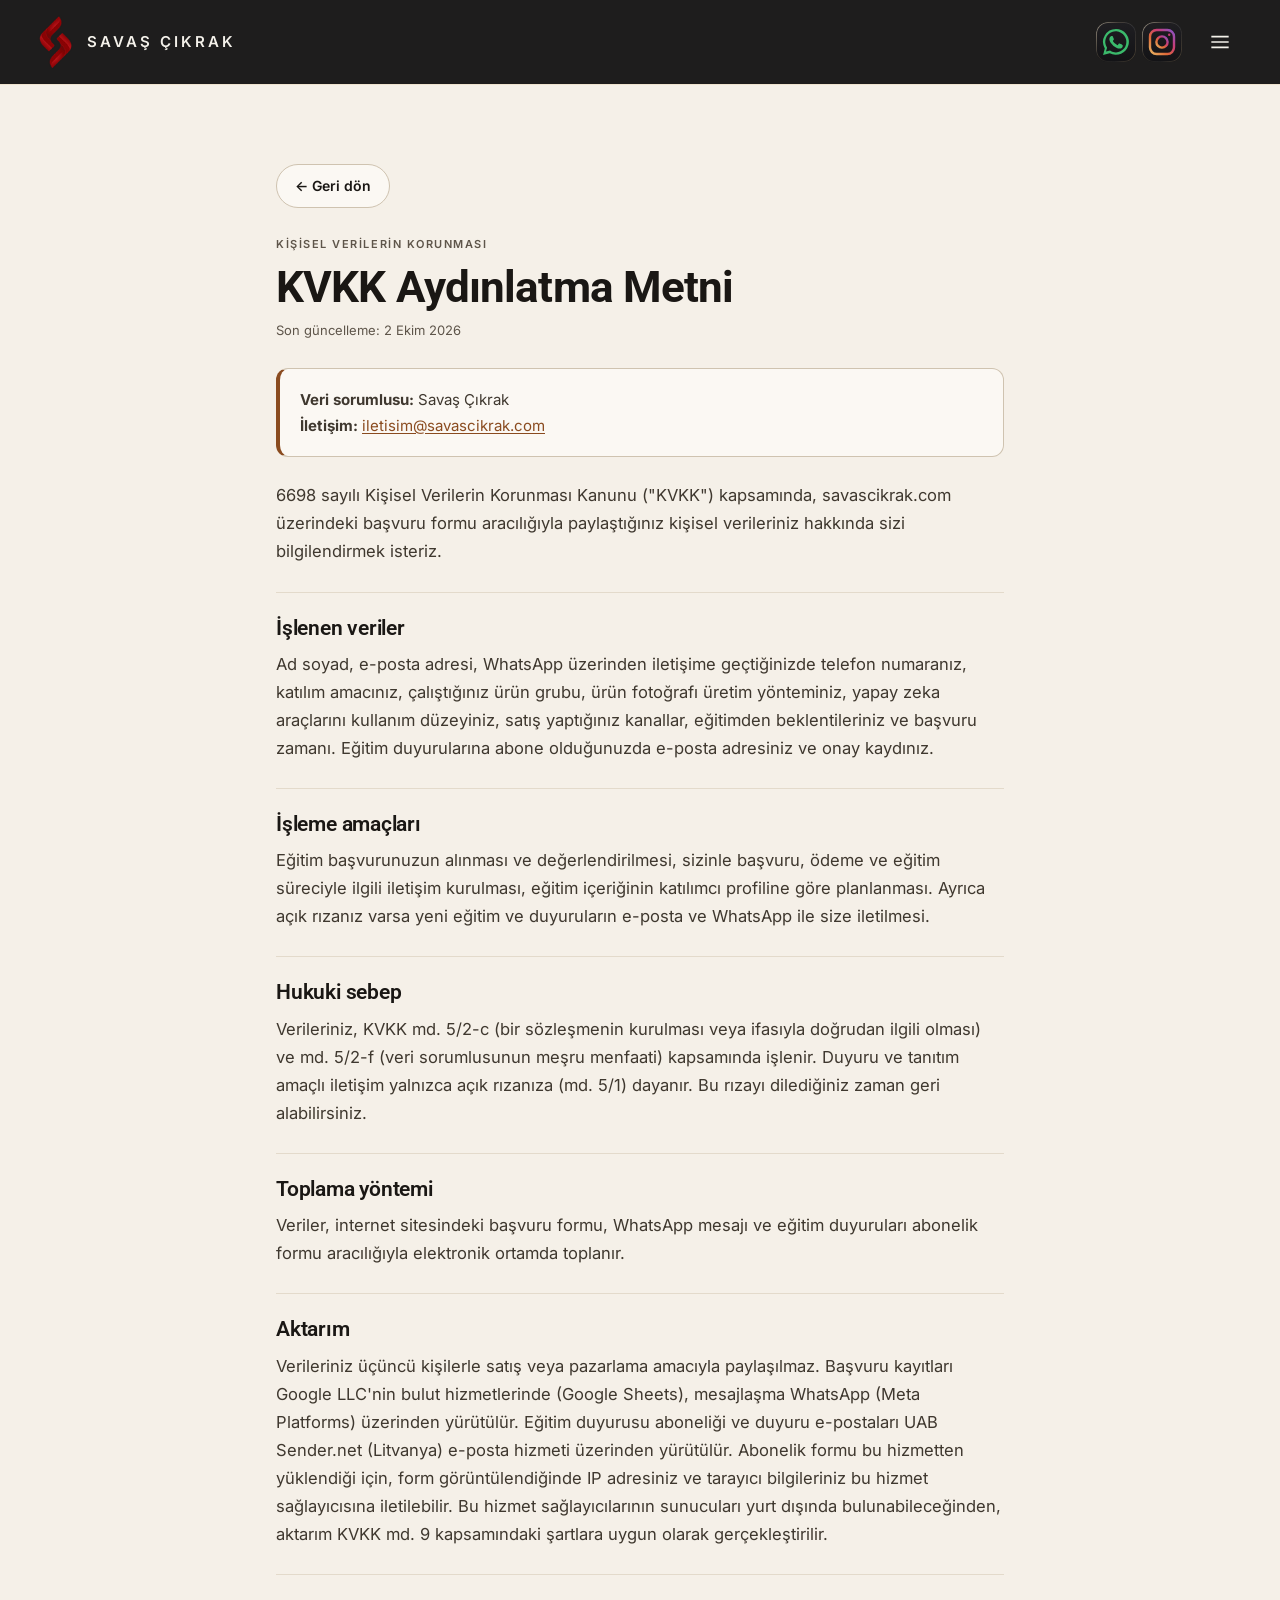
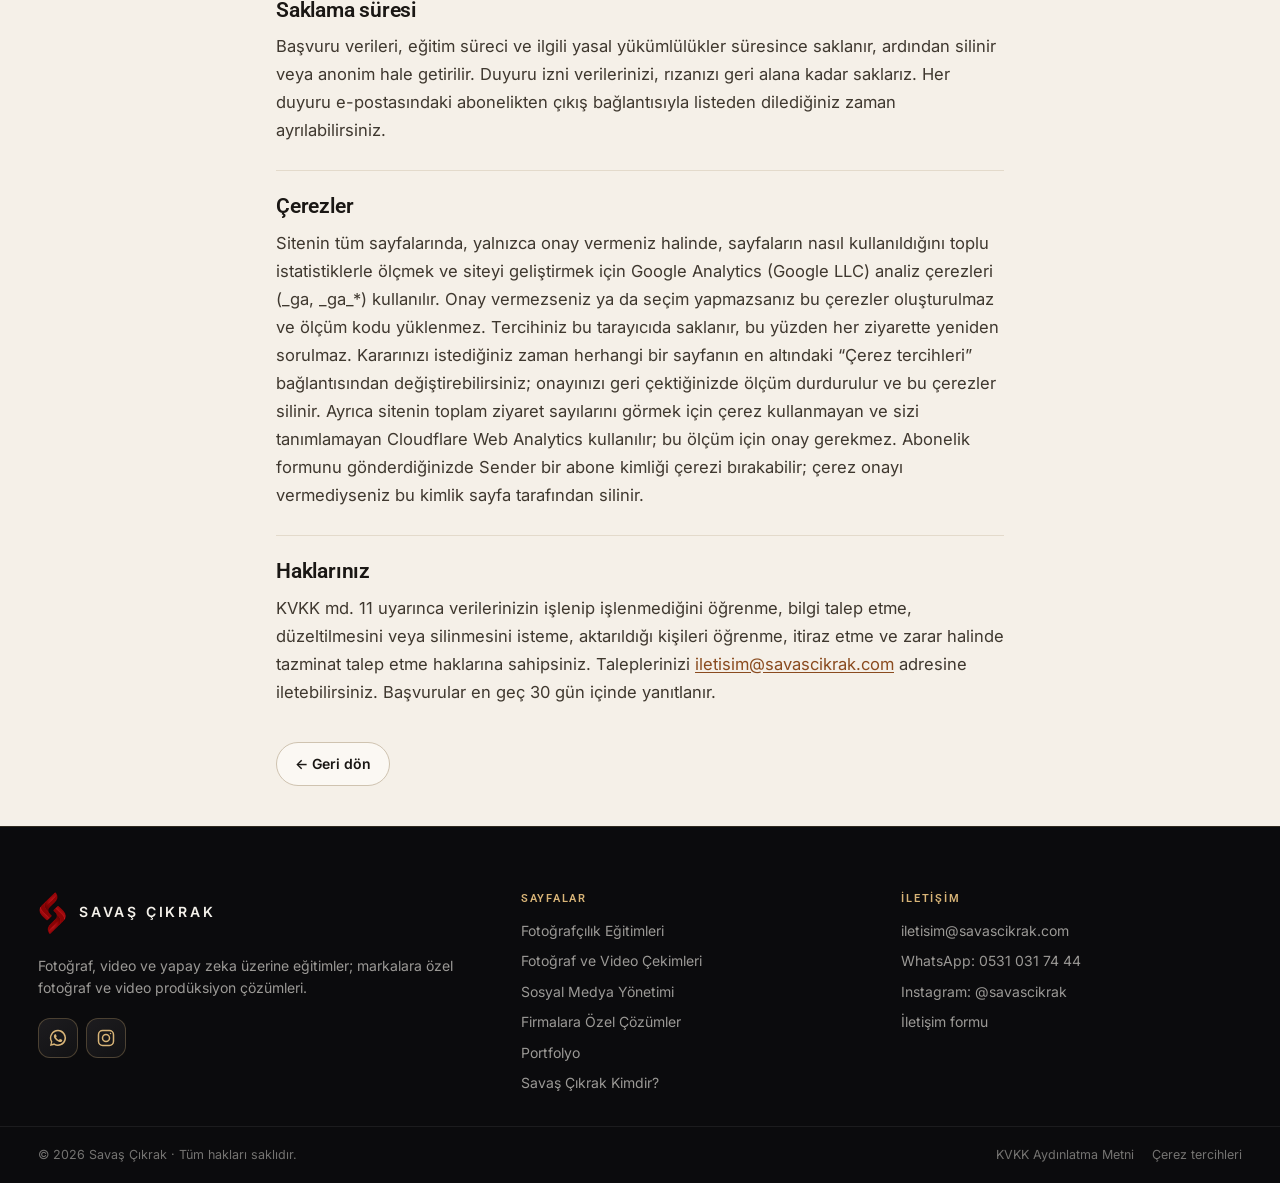
<file: kvkk/index.html>
<!doctype html>
<html lang="tr">
<head>
<meta charset="utf-8">
<meta name="viewport" content="width=device-width, initial-scale=1, viewport-fit=cover">
<title>KVKK Aydınlatma Metni · Savaş Çıkrak</title>
<meta name="description" content="Savaş Çıkrak eğitim başvuru formları için 6698 sayılı KVKK kapsamında aydınlatma metni.">
<meta name="theme-color" content="#F5F0E8">
<link rel="preconnect" href="https://fonts.googleapis.com">
<link rel="preconnect" href="https://fonts.gstatic.com" crossorigin>
<link rel="stylesheet" href="https://fonts.googleapis.com/css2?family=Inter:wght@400;500;600&family=Roboto:wght@600;700&display=swap">
<style>
:root{--bg:#F5F0E8;--card:#FBF8F3;--line:#E3DACB;--line2:#CFC3B0;--ink:#1A1714;--text:#3F382F;--muted:#5E554A;--accent:#8A4B1F;--serif:"Roboto",Arial,sans-serif;--sans:"Inter",system-ui,-apple-system,"Segoe UI",sans-serif}
*{box-sizing:border-box}
html{-webkit-text-size-adjust:100%}
body{margin:0;background:var(--bg);color:var(--ink);font-family:var(--sans);line-height:1.5}
a{color:var(--accent);text-underline-offset:2px}
p,h1,h2{margin:0}
.wrap{max-width:760px;margin:0 auto;padding:48px max(16px,env(safe-area-inset-left,0px)) 40px}
.eb{font-size:11px;letter-spacing:.14em;text-transform:uppercase;font-weight:600;color:var(--muted)}
h1{margin-top:10px;font-family:var(--serif);font-weight:700;font-size:32px;line-height:1.1;letter-spacing:-.02em}
.updated{margin-top:10px;font-size:13px;color:var(--muted)}
.kv-owner{margin-top:28px;padding:18px 20px;border:1px solid var(--line2);border-left:4px solid var(--accent);border-radius:12px;background:var(--card);font-size:15px;line-height:1.7;color:var(--text)}
.kv-lead{margin-top:24px;font-size:16px;line-height:1.7;color:var(--text)}
section{margin-top:26px;padding-top:22px;border-top:1px solid var(--line)}
h2{font-family:var(--serif);font-weight:600;font-size:19px;line-height:1.3;letter-spacing:-.01em}
section p{margin-top:8px;font-size:15.5px;line-height:1.7;color:var(--text)}
.legal{display:flex;flex-direction:column;align-items:center;gap:4px;padding:28px 16px calc(28px + env(safe-area-inset-bottom,0px));border-top:1px solid var(--line);font-size:12.5px;color:var(--muted);text-align:center}
.legal a{color:var(--muted);text-decoration:none;border-bottom:1px solid var(--line2)}
.back{display:inline-flex;align-items:center;gap:8px;min-height:44px;padding:10px 18px;border:1px solid var(--line2);border-radius:999px;background:var(--card);color:var(--ink);font:600 14px/1 var(--sans);cursor:pointer;-webkit-tap-highlight-color:transparent}
.back:hover{border-color:var(--accent);color:var(--accent)}
.back-top{margin-bottom:28px}
.back-bottom{margin-top:36px}
@media (min-width:900px){.wrap{padding-top:80px}h1{font-size:44px}h2{font-size:21px}section p,.kv-lead{font-size:16.5px}}
</style>
<link rel="icon" href="/favicon.ico?v=3" sizes="any">
<link rel="icon" type="image/png" href="/favicon-64.png?v=3">
<link rel="apple-touch-icon" href="/apple-touch-icon.png?v=3">
<link rel="canonical" href="https://savascikrak.com/kvkk/">
<script src="/assets/cerez.js?v=1"></script>
<link rel="stylesheet" href="/assets/ortak.css?v=5b0393aa">
</head>
<body>
<!--UB-->
<header class="ub" id="ub">
  <div class="ub-in">
    <a class="ub-marka" href="/anasayfa/" aria-label="Savaş Çıkrak, ana sayfa"><img src="/yapay-zeka-ile-urun-fotografi/assets/logo-mark.png" width="52" height="80" alt="">Savaş Çıkrak</a>
    <nav class="ub-nav" aria-label="Ana menü">
      <div class="ub-dd"><a href="/anasayfa/#fotograf">Fotoğraf ve video çekimleri</a><div class="ub-sub"><a href="/anasayfa/#fotograf"><span class="ub-ic2"><svg viewBox="0 0 24 24" fill="none" stroke="currentColor" stroke-width="1.75" stroke-linecap="round" stroke-linejoin="round" aria-hidden="true" focusable="false"><path d="M3 2v7c0 1.1.9 2 2 2h4a2 2 0 0 0 2-2V2"/><path d="M7 2v20"/><path d="M21 15V2a5 5 0 0 0-5 5v6c0 1.1.9 2 2 2h3Zm0 0v7"/></svg></span>Yemek fotoğrafı çekimleri</a><a href="/anasayfa/#fotograf"><span class="ub-ic2"><svg viewBox="0 0 24 24" fill="none" stroke="currentColor" stroke-width="1.75" stroke-linecap="round" stroke-linejoin="round" aria-hidden="true" focusable="false"><path d="M11 21.73a2 2 0 0 0 2 0l7-4A2 2 0 0 0 21 16V8a2 2 0 0 0-1-1.73l-7-4a2 2 0 0 0-2 0l-7 4A2 2 0 0 0 3 8v8a2 2 0 0 0 1 1.73z"/><path d="M12 22V12"/><path d="m3.3 7 8.7 5 8.7-5"/></svg></span>Ürün fotoğrafı çekimleri</a><a href="/anasayfa/#fotograf"><span class="ub-ic2"><svg viewBox="0 0 24 24" fill="none" stroke="currentColor" stroke-width="1.75" stroke-linecap="round" stroke-linejoin="round" aria-hidden="true" focusable="false"><circle cx="12" cy="8" r="4"/><path d="M4 21a8 8 0 0 1 16 0"/></svg></span>Portre fotoğrafı çekimleri</a></div></div>
      <div class="ub-dd"><a href="/anasayfa/#egitimler">Fotoğrafçılık eğitimleri</a><div class="ub-sub"><a href="/anasayfa/#egitimler"><span class="ub-ic2"><svg viewBox="0 0 24 24" fill="none" stroke="currentColor" stroke-width="1.75" stroke-linecap="round" stroke-linejoin="round" aria-hidden="true" focusable="false"><path d="M11 21.73a2 2 0 0 0 2 0l7-4A2 2 0 0 0 21 16V8a2 2 0 0 0-1-1.73l-7-4a2 2 0 0 0-2 0l-7 4A2 2 0 0 0 3 8v8a2 2 0 0 0 1 1.73z"/><path d="M12 22V12"/><path d="m3.3 7 8.7 5 8.7-5"/></svg></span>Ürün fotoğrafçılığı</a><a href="/anasayfa/#egitimler"><span class="ub-ic2"><svg viewBox="0 0 24 24" fill="none" stroke="currentColor" stroke-width="1.75" stroke-linecap="round" stroke-linejoin="round" aria-hidden="true" focusable="false"><path d="M3 2v7c0 1.1.9 2 2 2h4a2 2 0 0 0 2-2V2"/><path d="M7 2v20"/><path d="M21 15V2a5 5 0 0 0-5 5v6c0 1.1.9 2 2 2h3Zm0 0v7"/></svg></span>Yemek fotoğrafçılığı</a><a href="/anasayfa/#egitimler"><span class="ub-ic2"><svg viewBox="0 0 24 24" fill="none" stroke="currentColor" stroke-width="1.75" stroke-linecap="round" stroke-linejoin="round" aria-hidden="true" focusable="false"><circle cx="12" cy="8" r="4"/><path d="M4 21a8 8 0 0 1 16 0"/></svg></span>Portre fotoğrafçılığı</a></div></div>
      <a href="/anasayfa/#video-egitimi">Video prodüksiyon eğitimi</a>
      <a href="/firmalara-ozel-fotograf-cozumleri/">Firmalara özel fotoğraf çözümleri</a>
      <a href="/anasayfa/#reklam">Tanıtım ve reklam filmleri</a>
      <a href="/anasayfa/#sosyal-medya">Sosyal medya yönetimi</a>
    </nav>
    <a class="ub-cta" href="/iletisim/"><span class="ub-ic"><svg viewBox="0 0 24 24" fill="none" stroke="currentColor" stroke-width="1.75" stroke-linecap="round" stroke-linejoin="round" aria-hidden="true" focusable="false"><rect width="20" height="16" x="2" y="4" rx="2"/><path d="m22 7-8.97 5.7a1.94 1.94 0 0 1-2.06 0L2 7"/></svg></span>İletişim</a>
    <div class="ub-sos"><a class="ub-s ub-wa" href="https://wa.me/905310317444?text=Merhaba%2C%20sitenizden%20ula%C5%9F%C4%B1yorum." target="_blank" rel="noopener" aria-label="WhatsApp'tan yazın"><svg viewBox="0 0 24 24" aria-hidden="true" fill="currentColor"><path d="M12 2.2a9.7 9.7 0 0 0-8.4 14.6L2.3 21.7l5-1.3A9.7 9.7 0 1 0 12 2.2zm0 17.6c-1.5 0-3-.4-4.2-1.2l-.3-.2-3 .8.8-2.9-.2-.3A7.9 7.9 0 1 1 12 19.8zm4.4-5.9c-.2-.1-1.4-.7-1.7-.8-.2-.1-.4-.1-.5.1l-.8 1c-.1.2-.3.2-.5.1a6.5 6.5 0 0 1-3.2-2.8c-.2-.4.2-.4.7-1.3.1-.1 0-.3 0-.4l-.8-1.9c-.2-.5-.4-.4-.5-.4h-.5a.9.9 0 0 0-.7.3 2.8 2.8 0 0 0-.9 2.1 4.9 4.9 0 0 0 1 2.6 11.2 11.2 0 0 0 4.3 3.8c1.6.7 2.2.7 3 .6.5-.1 1.4-.6 1.6-1.2.2-.6.2-1.1.1-1.2l-.6-.6z"/></svg></a><a class="ub-s ub-ig" href="https://www.instagram.com/savascikrak/" target="_blank" rel="noopener" aria-label="Instagram: savascikrak"><svg viewBox="0 0 24 24" fill="none" stroke="url(#ubIgG)" stroke-width="1.8" stroke-linecap="round" stroke-linejoin="round" aria-hidden="true"><defs><linearGradient id="ubIgG" x1="0" y1="1" x2="1" y2="0"><stop offset="0" stop-color="#F9C46B"/><stop offset=".35" stop-color="#F0703A"/><stop offset=".65" stop-color="#D9407F"/><stop offset="1" stop-color="#8E5BD6"/></linearGradient></defs><rect x="3" y="3" width="18" height="18" rx="5"/><circle cx="12" cy="12" r="4.2"/><circle cx="17.4" cy="6.6" r=".9" fill="#D9407F" stroke="none"/></svg></a></div>
    <button class="ub-mbtn" id="ub-ac" type="button" aria-label="Menüyü aç" aria-expanded="false" aria-controls="ub-cek"><svg viewBox="0 0 24 24" fill="none" stroke="currentColor" stroke-width="1.6" aria-hidden="true"><path d="M4 7h16M4 12h16M4 17h16"/></svg></button>
  </div>
</header>
<div class="ub-bos" aria-hidden="true"></div>
<div class="ub-cek" id="ub-cek" aria-hidden="true">
  <button class="ub-x" id="ub-kapa" type="button" aria-label="Menüyü kapat"><svg width="26" height="26" viewBox="0 0 24 24" fill="none" stroke="currentColor" stroke-width="1.6" aria-hidden="true"><path d="M6 6l12 12M18 6L6 18"/></svg></button>
    <a class="ub-l" href="/anasayfa/#fotograf"><span class="ub-ic"><svg viewBox="0 0 24 24" fill="none" stroke="currentColor" stroke-width="1.75" stroke-linecap="round" stroke-linejoin="round" aria-hidden="true" focusable="false"><path d="M14.5 4h-5L7 7H4a2 2 0 0 0-2 2v9a2 2 0 0 0 2 2h16a2 2 0 0 0 2-2V9a2 2 0 0 0-2-2h-3l-2.5-3z"/><circle cx="12" cy="13" r="3"/></svg></span>Fotoğraf ve video çekimleri</a>
    <a class="ub-l2" href="/anasayfa/#fotograf"><span class="ub-ic2"><svg viewBox="0 0 24 24" fill="none" stroke="currentColor" stroke-width="1.75" stroke-linecap="round" stroke-linejoin="round" aria-hidden="true" focusable="false"><path d="M3 2v7c0 1.1.9 2 2 2h4a2 2 0 0 0 2-2V2"/><path d="M7 2v20"/><path d="M21 15V2a5 5 0 0 0-5 5v6c0 1.1.9 2 2 2h3Zm0 0v7"/></svg></span>Yemek fotoğrafı çekimleri</a>
    <a class="ub-l2" href="/anasayfa/#fotograf"><span class="ub-ic2"><svg viewBox="0 0 24 24" fill="none" stroke="currentColor" stroke-width="1.75" stroke-linecap="round" stroke-linejoin="round" aria-hidden="true" focusable="false"><path d="M11 21.73a2 2 0 0 0 2 0l7-4A2 2 0 0 0 21 16V8a2 2 0 0 0-1-1.73l-7-4a2 2 0 0 0-2 0l-7 4A2 2 0 0 0 3 8v8a2 2 0 0 0 1 1.73z"/><path d="M12 22V12"/><path d="m3.3 7 8.7 5 8.7-5"/></svg></span>Ürün fotoğrafı çekimleri</a>
    <a class="ub-l2" href="/anasayfa/#fotograf"><span class="ub-ic2"><svg viewBox="0 0 24 24" fill="none" stroke="currentColor" stroke-width="1.75" stroke-linecap="round" stroke-linejoin="round" aria-hidden="true" focusable="false"><circle cx="12" cy="8" r="4"/><path d="M4 21a8 8 0 0 1 16 0"/></svg></span>Portre fotoğrafı çekimleri</a>
    <a class="ub-l" href="/anasayfa/#egitimler"><span class="ub-ic"><svg viewBox="0 0 24 24" fill="none" stroke="currentColor" stroke-width="1.75" stroke-linecap="round" stroke-linejoin="round" aria-hidden="true" focusable="false"><path d="M21.42 10.922a1 1 0 0 0-.019-1.838L12.83 5.18a2 2 0 0 0-1.66 0L2.6 9.08a1 1 0 0 0 0 1.832l8.57 3.908a2 2 0 0 0 1.66 0z"/><path d="M22 10v6"/><path d="M6 12.5V16a6 3 0 0 0 12 0v-3.5"/></svg></span>Fotoğrafçılık eğitimleri</a>
    <a class="ub-l2" href="/anasayfa/#egitimler"><span class="ub-ic2"><svg viewBox="0 0 24 24" fill="none" stroke="currentColor" stroke-width="1.75" stroke-linecap="round" stroke-linejoin="round" aria-hidden="true" focusable="false"><path d="M11 21.73a2 2 0 0 0 2 0l7-4A2 2 0 0 0 21 16V8a2 2 0 0 0-1-1.73l-7-4a2 2 0 0 0-2 0l-7 4A2 2 0 0 0 3 8v8a2 2 0 0 0 1 1.73z"/><path d="M12 22V12"/><path d="m3.3 7 8.7 5 8.7-5"/></svg></span>Ürün fotoğrafçılığı</a>
    <a class="ub-l2" href="/anasayfa/#egitimler"><span class="ub-ic2"><svg viewBox="0 0 24 24" fill="none" stroke="currentColor" stroke-width="1.75" stroke-linecap="round" stroke-linejoin="round" aria-hidden="true" focusable="false"><path d="M3 2v7c0 1.1.9 2 2 2h4a2 2 0 0 0 2-2V2"/><path d="M7 2v20"/><path d="M21 15V2a5 5 0 0 0-5 5v6c0 1.1.9 2 2 2h3Zm0 0v7"/></svg></span>Yemek fotoğrafçılığı</a>
    <a class="ub-l2" href="/anasayfa/#egitimler"><span class="ub-ic2"><svg viewBox="0 0 24 24" fill="none" stroke="currentColor" stroke-width="1.75" stroke-linecap="round" stroke-linejoin="round" aria-hidden="true" focusable="false"><circle cx="12" cy="8" r="4"/><path d="M4 21a8 8 0 0 1 16 0"/></svg></span>Portre fotoğrafçılığı</a>
    <a class="ub-l" href="/anasayfa/#video-egitimi"><span class="ub-ic"><svg viewBox="0 0 24 24" fill="none" stroke="currentColor" stroke-width="1.75" stroke-linecap="round" stroke-linejoin="round" aria-hidden="true" focusable="false"><rect x="3" y="5" width="18" height="14" rx="2"/><path d="m10 9 5 3-5 3z"/></svg></span>Video prodüksiyon eğitimi</a>
    <a class="ub-l" href="/firmalara-ozel-fotograf-cozumleri/"><span class="ub-ic"><svg viewBox="0 0 24 24" fill="none" stroke="currentColor" stroke-width="1.75" stroke-linecap="round" stroke-linejoin="round" aria-hidden="true" focusable="false"><path d="M6 22V4a2 2 0 0 1 2-2h8a2 2 0 0 1 2 2v18Z"/><path d="M6 12H4a2 2 0 0 0-2 2v6a2 2 0 0 0 2 2h2"/><path d="M18 9h2a2 2 0 0 1 2 2v9a2 2 0 0 1-2 2h-2"/><path d="M10 6h4"/><path d="M10 10h4"/><path d="M10 14h4"/><path d="M10 18h4"/></svg></span>Firmalara özel fotoğraf çözümleri</a>
    <a class="ub-l" href="/anasayfa/#reklam"><span class="ub-ic"><svg viewBox="0 0 24 24" fill="none" stroke="currentColor" stroke-width="1.75" stroke-linecap="round" stroke-linejoin="round" aria-hidden="true" focusable="false"><path d="M20.2 6 3 11l-.9-2.4c-.3-1.1.3-2.2 1.3-2.5l13.5-4c1.1-.3 2.2.3 2.5 1.3Z"/><path d="m6.2 5.3 3.1 3.9"/><path d="m12.4 3.4 3.1 4"/><path d="M3 11h18v8a2 2 0 0 1-2 2H5a2 2 0 0 1-2-2Z"/></svg></span>Tanıtım ve reklam filmleri</a>
    <a class="ub-l" href="/anasayfa/#sosyal-medya"><span class="ub-ic"><svg viewBox="0 0 24 24" fill="none" stroke="currentColor" stroke-width="1.75" stroke-linecap="round" stroke-linejoin="round" aria-hidden="true" focusable="false"><path d="m3 11 18-5v12L3 14v-3z"/><path d="M11.6 16.8a3 3 0 1 1-5.8-1.6"/></svg></span>Sosyal medya yönetimi</a>
    <a class="ub-l" href="/iletisim/"><span class="ub-ic"><svg viewBox="0 0 24 24" fill="none" stroke="currentColor" stroke-width="1.75" stroke-linecap="round" stroke-linejoin="round" aria-hidden="true" focusable="false"><rect width="20" height="16" x="2" y="4" rx="2"/><path d="m22 7-8.97 5.7a1.94 1.94 0 0 1-2.06 0L2 7"/></svg></span>İletişim</a>
</div>
<!--/UB-->
<main class="wrap">
  <button type="button" class="back back-top" data-back>← Geri dön</button>
  <p class="eb">Kişisel verilerin korunması</p>
  <h1>KVKK Aydınlatma Metni</h1>
  <p class="updated">Son güncelleme: 2 Ekim 2026</p>
  <div class="kv-owner"><strong>Veri sorumlusu:</strong> Savaş Çıkrak<br><strong>İletişim:</strong> <a href="mailto:iletisim@savascikrak.com">iletisim@savascikrak.com</a></div>
  <p class="kv-lead">6698 sayılı Kişisel Verilerin Korunması Kanunu ("KVKK") kapsamında, savascikrak.com üzerindeki başvuru formu aracılığıyla paylaştığınız kişisel verileriniz hakkında sizi bilgilendirmek isteriz.</p>
  <section><h2>İşlenen veriler</h2><p>Ad soyad, e-posta adresi, WhatsApp üzerinden iletişime geçtiğinizde telefon numaranız, katılım amacınız, çalıştığınız ürün grubu, ürün fotoğrafı üretim yönteminiz, yapay zeka araçlarını kullanım düzeyiniz, satış yaptığınız kanallar, eğitimden beklentileriniz ve başvuru zamanı. Eğitim duyurularına abone olduğunuzda e-posta adresiniz ve onay kaydınız.</p></section>
  <section><h2>İşleme amaçları</h2><p>Eğitim başvurunuzun alınması ve değerlendirilmesi, sizinle başvuru, ödeme ve eğitim süreciyle ilgili iletişim kurulması, eğitim içeriğinin katılımcı profiline göre planlanması. Ayrıca açık rızanız varsa yeni eğitim ve duyuruların e-posta ve WhatsApp ile size iletilmesi.</p></section>
  <section><h2>Hukuki sebep</h2><p>Verileriniz, KVKK md. 5/2-c (bir sözleşmenin kurulması veya ifasıyla doğrudan ilgili olması) ve md. 5/2-f (veri sorumlusunun meşru menfaati) kapsamında işlenir. Duyuru ve tanıtım amaçlı iletişim yalnızca açık rızanıza (md. 5/1) dayanır. Bu rızayı dilediğiniz zaman geri alabilirsiniz.</p></section>
  <section><h2>Toplama yöntemi</h2><p>Veriler, internet sitesindeki başvuru formu, WhatsApp mesajı ve eğitim duyuruları abonelik formu aracılığıyla elektronik ortamda toplanır.</p></section>
  <section><h2>Aktarım</h2><p>Verileriniz üçüncü kişilerle satış veya pazarlama amacıyla paylaşılmaz. Başvuru kayıtları Google LLC'nin bulut hizmetlerinde (Google Sheets), mesajlaşma WhatsApp (Meta Platforms) üzerinden yürütülür. Eğitim duyurusu aboneliği ve duyuru e-postaları UAB Sender.net (Litvanya) e-posta hizmeti üzerinden yürütülür. Abonelik formu bu hizmetten yüklendiği için, form görüntülendiğinde IP adresiniz ve tarayıcı bilgileriniz bu hizmet sağlayıcısına iletilebilir. Bu hizmet sağlayıcılarının sunucuları yurt dışında bulunabileceğinden, aktarım KVKK md. 9 kapsamındaki şartlara uygun olarak gerçekleştirilir.</p></section>
  <section><h2>Saklama süresi</h2><p>Başvuru verileri, eğitim süreci ve ilgili yasal yükümlülükler süresince saklanır, ardından silinir veya anonim hale getirilir. Duyuru izni verilerinizi, rızanızı geri alana kadar saklarız. Her duyuru e-postasındaki abonelikten çıkış bağlantısıyla listeden dilediğiniz zaman ayrılabilirsiniz.</p></section>
  <section id="cerezler"><h2>Çerezler</h2><p>Sitenin tüm sayfalarında, yalnızca onay vermeniz halinde, sayfaların nasıl kullanıldığını toplu istatistiklerle ölçmek ve siteyi geliştirmek için Google Analytics (Google LLC) analiz çerezleri (_ga, _ga_*) kullanılır. Onay vermezseniz ya da seçim yapmazsanız bu çerezler oluşturulmaz ve ölçüm kodu yüklenmez. Tercihiniz bu tarayıcıda saklanır, bu yüzden her ziyarette yeniden sorulmaz. Kararınızı istediğiniz zaman herhangi bir sayfanın en altındaki “Çerez tercihleri” bağlantısından değiştirebilirsiniz; onayınızı geri çektiğinizde ölçüm durdurulur ve bu çerezler silinir. Ayrıca sitenin toplam ziyaret sayılarını görmek için çerez kullanmayan ve sizi tanımlamayan Cloudflare Web Analytics kullanılır; bu ölçüm için onay gerekmez. Abonelik formunu gönderdiğinizde Sender bir abone kimliği çerezi bırakabilir; çerez onayı vermediyseniz bu kimlik sayfa tarafından silinir.</p></section>
  <section><h2>Haklarınız</h2><p>KVKK md. 11 uyarınca verilerinizin işlenip işlenmediğini öğrenme, bilgi talep etme, düzeltilmesini veya silinmesini isteme, aktarıldığı kişileri öğrenme, itiraz etme ve zarar halinde tazminat talep etme haklarına sahipsiniz. Taleplerinizi <a href="mailto:iletisim@savascikrak.com">iletisim@savascikrak.com</a> adresine iletebilirsiniz. Başvurular en geç 30 gün içinde yanıtlanır.</p></section>
  <button type="button" class="back back-bottom" data-back>← Geri dön</button>
</main>
<!--AB-->
<footer class="ab">
  <div class="ab-in">
    <div class="ab-k1">
      <a class="ab-marka" href="/anasayfa/"><img src="/yapay-zeka-ile-urun-fotografi/assets/logo-mark.png" width="52" height="80" alt="" loading="lazy">Savaş Çıkrak</a>
      <p>Fotoğraf, video ve yapay zeka üzerine eğitimler; markalara özel fotoğraf ve video prodüksiyon çözümleri.</p>
      <div class="ab-sos"><a class="ub-s" href="https://wa.me/905310317444?text=Merhaba%2C%20sitenizden%20ula%C5%9F%C4%B1yorum." target="_blank" rel="noopener" aria-label="WhatsApp'tan yazın"><svg viewBox="0 0 24 24" aria-hidden="true" fill="currentColor"><path d="M12 2.2a9.7 9.7 0 0 0-8.4 14.6L2.3 21.7l5-1.3A9.7 9.7 0 1 0 12 2.2zm0 17.6c-1.5 0-3-.4-4.2-1.2l-.3-.2-3 .8.8-2.9-.2-.3A7.9 7.9 0 1 1 12 19.8zm4.4-5.9c-.2-.1-1.4-.7-1.7-.8-.2-.1-.4-.1-.5.1l-.8 1c-.1.2-.3.2-.5.1a6.5 6.5 0 0 1-3.2-2.8c-.2-.4.2-.4.7-1.3.1-.1 0-.3 0-.4l-.8-1.9c-.2-.5-.4-.4-.5-.4h-.5a.9.9 0 0 0-.7.3 2.8 2.8 0 0 0-.9 2.1 4.9 4.9 0 0 0 1 2.6 11.2 11.2 0 0 0 4.3 3.8c1.6.7 2.2.7 3 .6.5-.1 1.4-.6 1.6-1.2.2-.6.2-1.1.1-1.2l-.6-.6z"/></svg></a><a class="ub-s" href="https://www.instagram.com/savascikrak/" target="_blank" rel="noopener" aria-label="Instagram: savascikrak"><svg viewBox="0 0 24 24" fill="none" stroke="currentColor" stroke-width="1.8" stroke-linecap="round" stroke-linejoin="round" aria-hidden="true"><rect x="3" y="3" width="18" height="18" rx="5"/><circle cx="12" cy="12" r="4.2"/><circle cx="17.4" cy="6.6" r=".9" fill="currentColor" stroke="none"/></svg></a></div>
    </div>
    <nav class="ab-k" aria-label="Alt menü">
      <h2>Sayfalar</h2>
      <a href="/yapay-zeka-ile-urun-fotografi/">Fotoğrafçılık Eğitimleri</a>
      <a href="/anasayfa/#fotograf">Fotoğraf ve Video Çekimleri</a>
      <a href="/anasayfa/#sosyal-medya">Sosyal Medya Yönetimi</a>
      <a href="/firmalara-ozel-fotograf-cozumleri/">Firmalara Özel Çözümler</a>
      <a href="/portfolyo/">Portfolyo</a>
      <a href="/anasayfa/#hakkimda">Savaş Çıkrak Kimdir?</a>
    </nav>
    <div class="ab-k">
      <h2>İletişim</h2>
      <a href="mailto:iletisim@savascikrak.com">iletisim@savascikrak.com</a>
      <a href="https://wa.me/905310317444" target="_blank" rel="noopener">WhatsApp: 0531 031 74 44</a>
      <a href="https://www.instagram.com/savascikrak/" target="_blank" rel="noopener">Instagram: @savascikrak</a>
      <a href="/iletisim/">İletişim formu</a>
    </div>
  </div>
  <div class="ab-alt">
    <span>© 2026 Savaş Çıkrak · Tüm hakları saklıdır.</span>
    <span class="ab-lk"><a href="/kvkk/">KVKK Aydınlatma Metni</a><button type="button" class="cerez-ac">Çerez tercihleri</button></span>
  </div>
</footer>
<!--/AB-->

<script>
(function(){
  var ref=document.referrer,same=false;
  try{same=ref&&new URL(ref).origin===location.origin}catch(e){}
  var fallback=same?ref:'/yapay-zeka-ile-urun-fotografi/#basvuru';
  function back(){
    if(same&&history.length>1){history.back();return}
    window.close();setTimeout(function(){location.href=fallback},300);
  }
  document.querySelectorAll('[data-back]').forEach(function(b){b.addEventListener('click',back)});
})();
</script>
<script src="/assets/ortak.js?v=5b0393aa" defer></script>
</body>
</html>
</file>
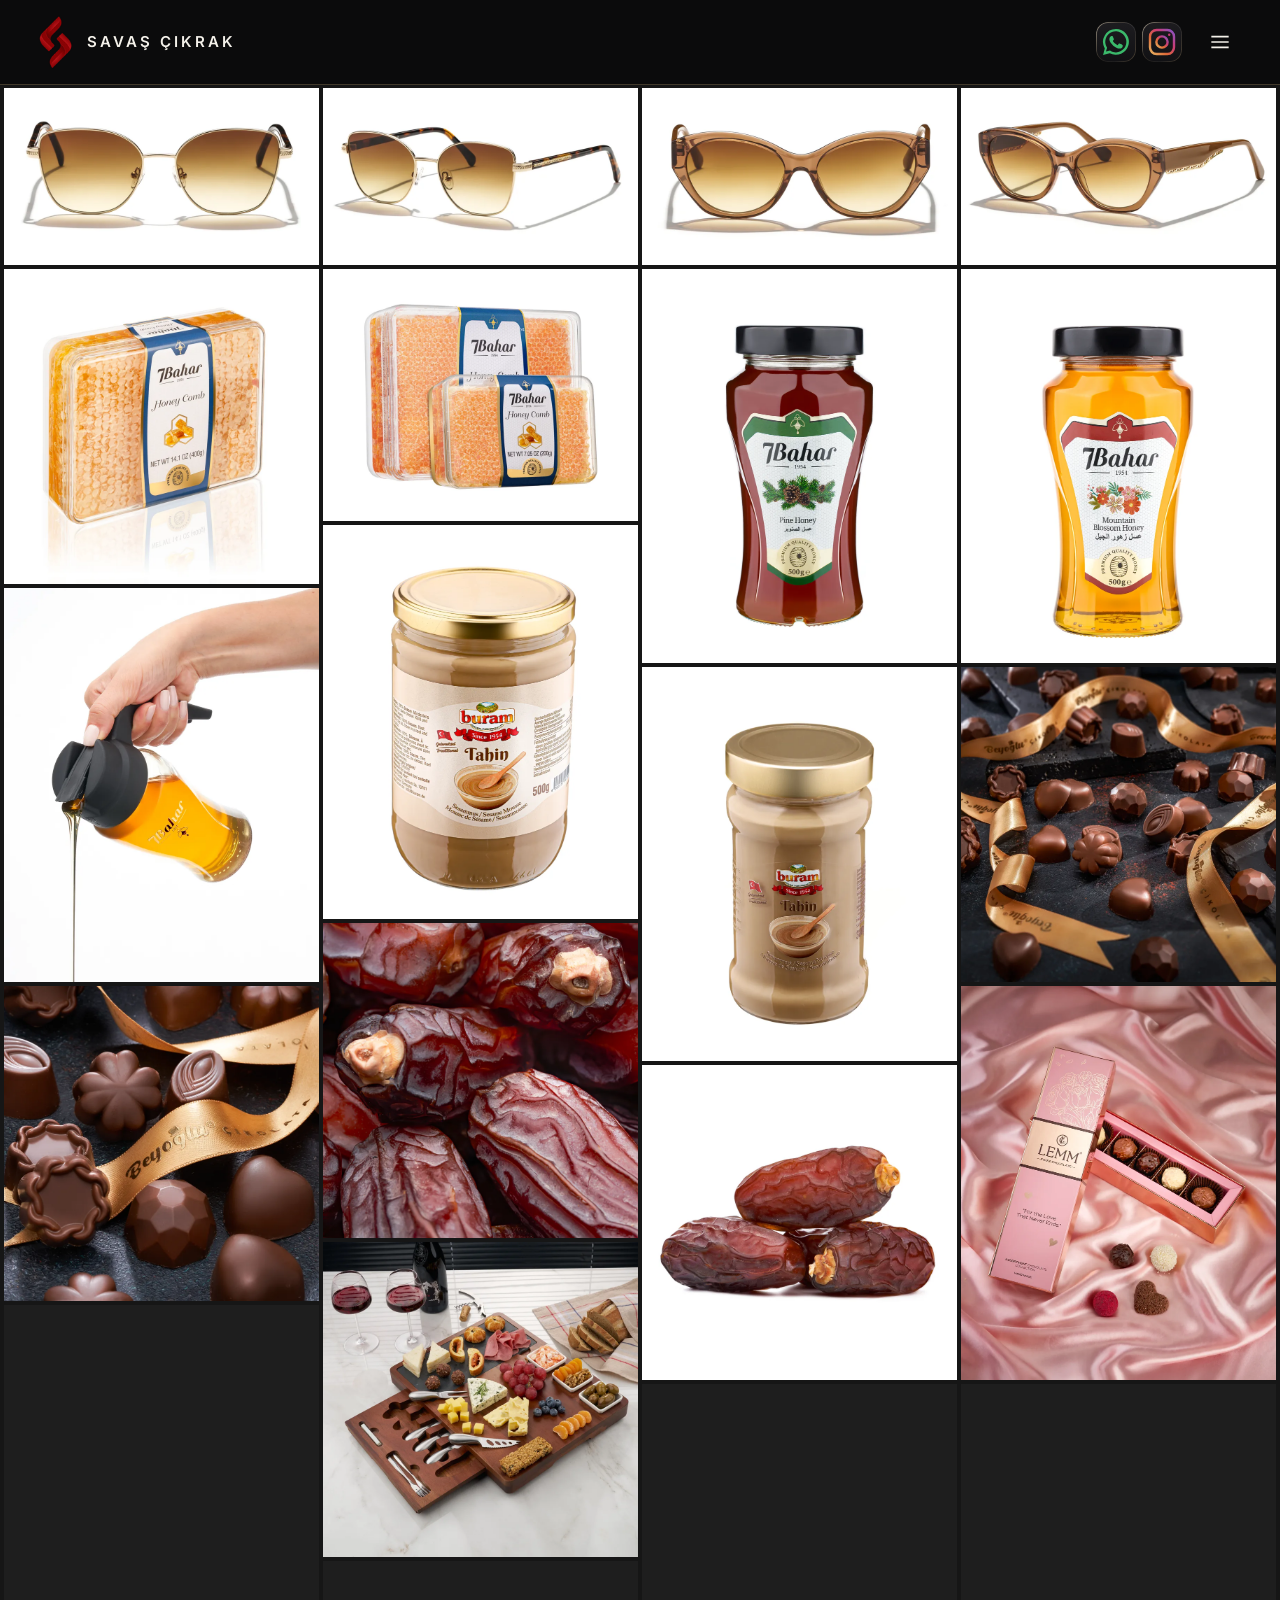
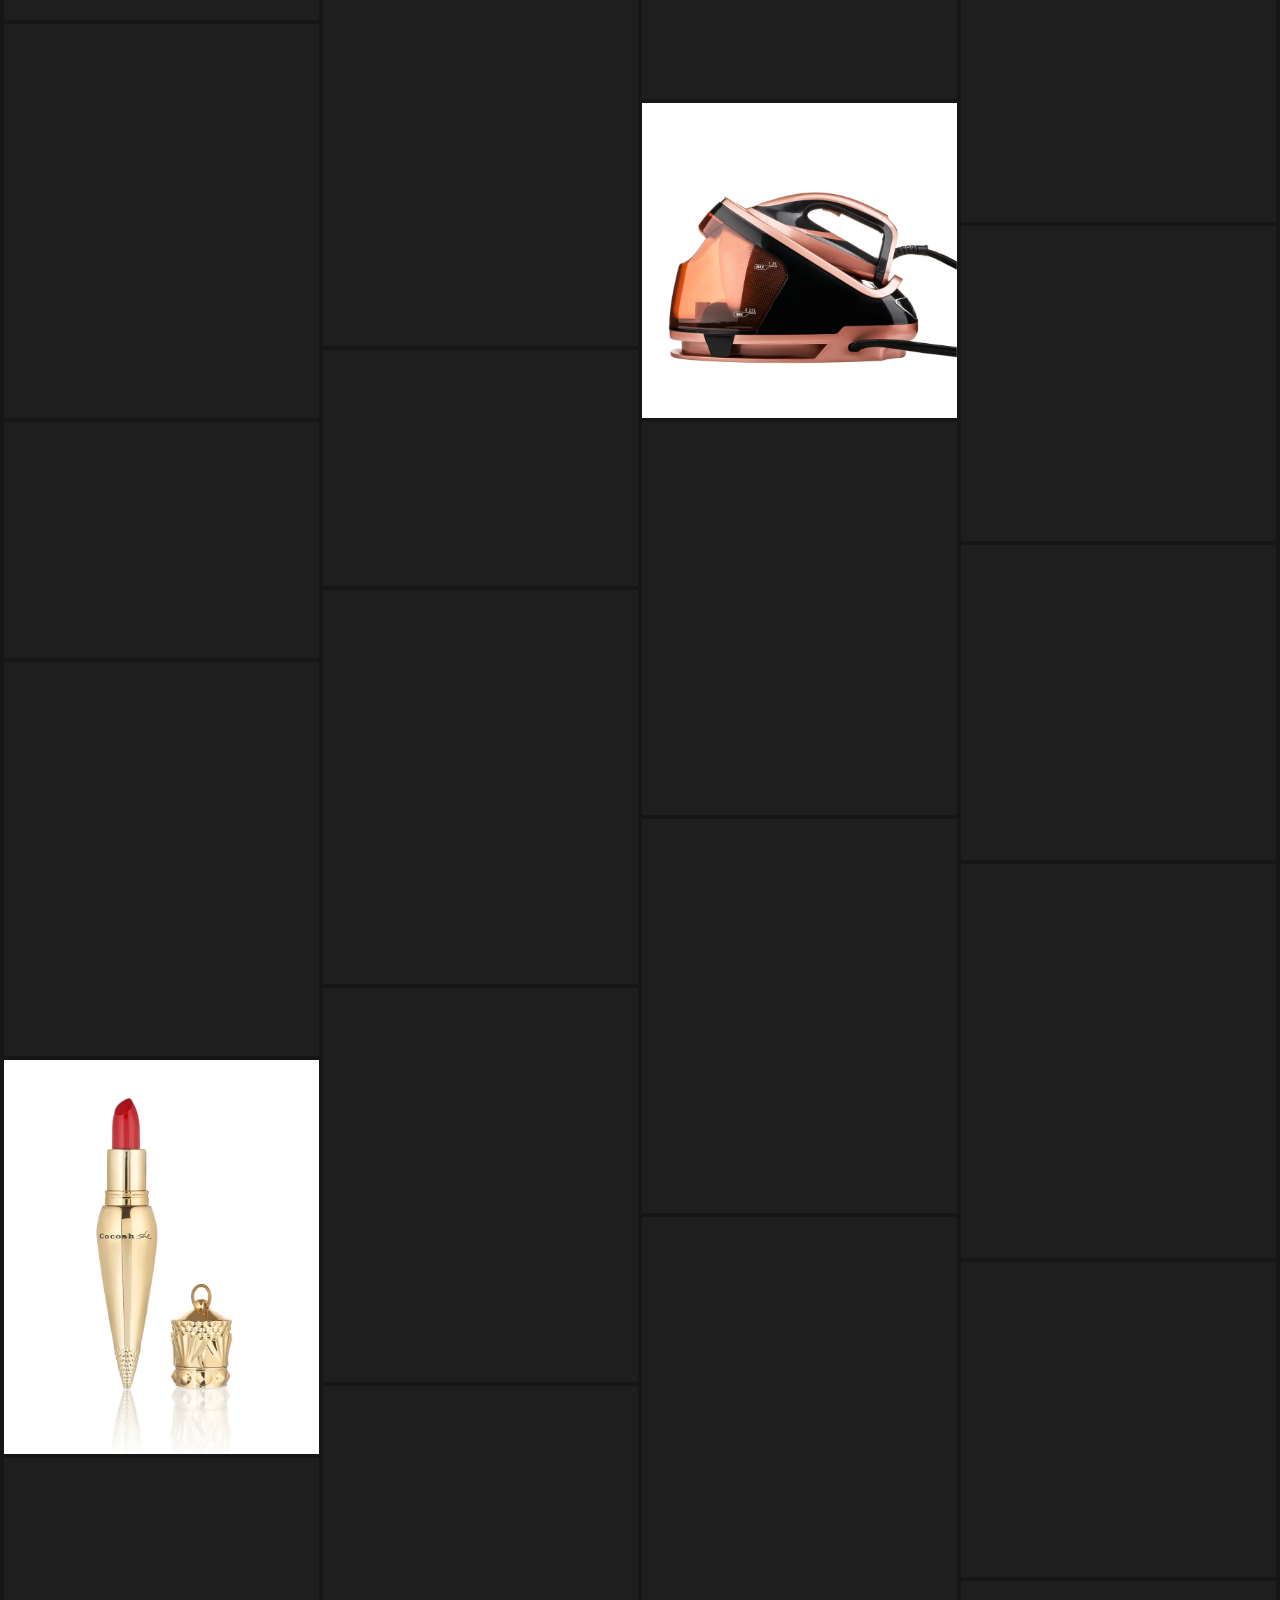
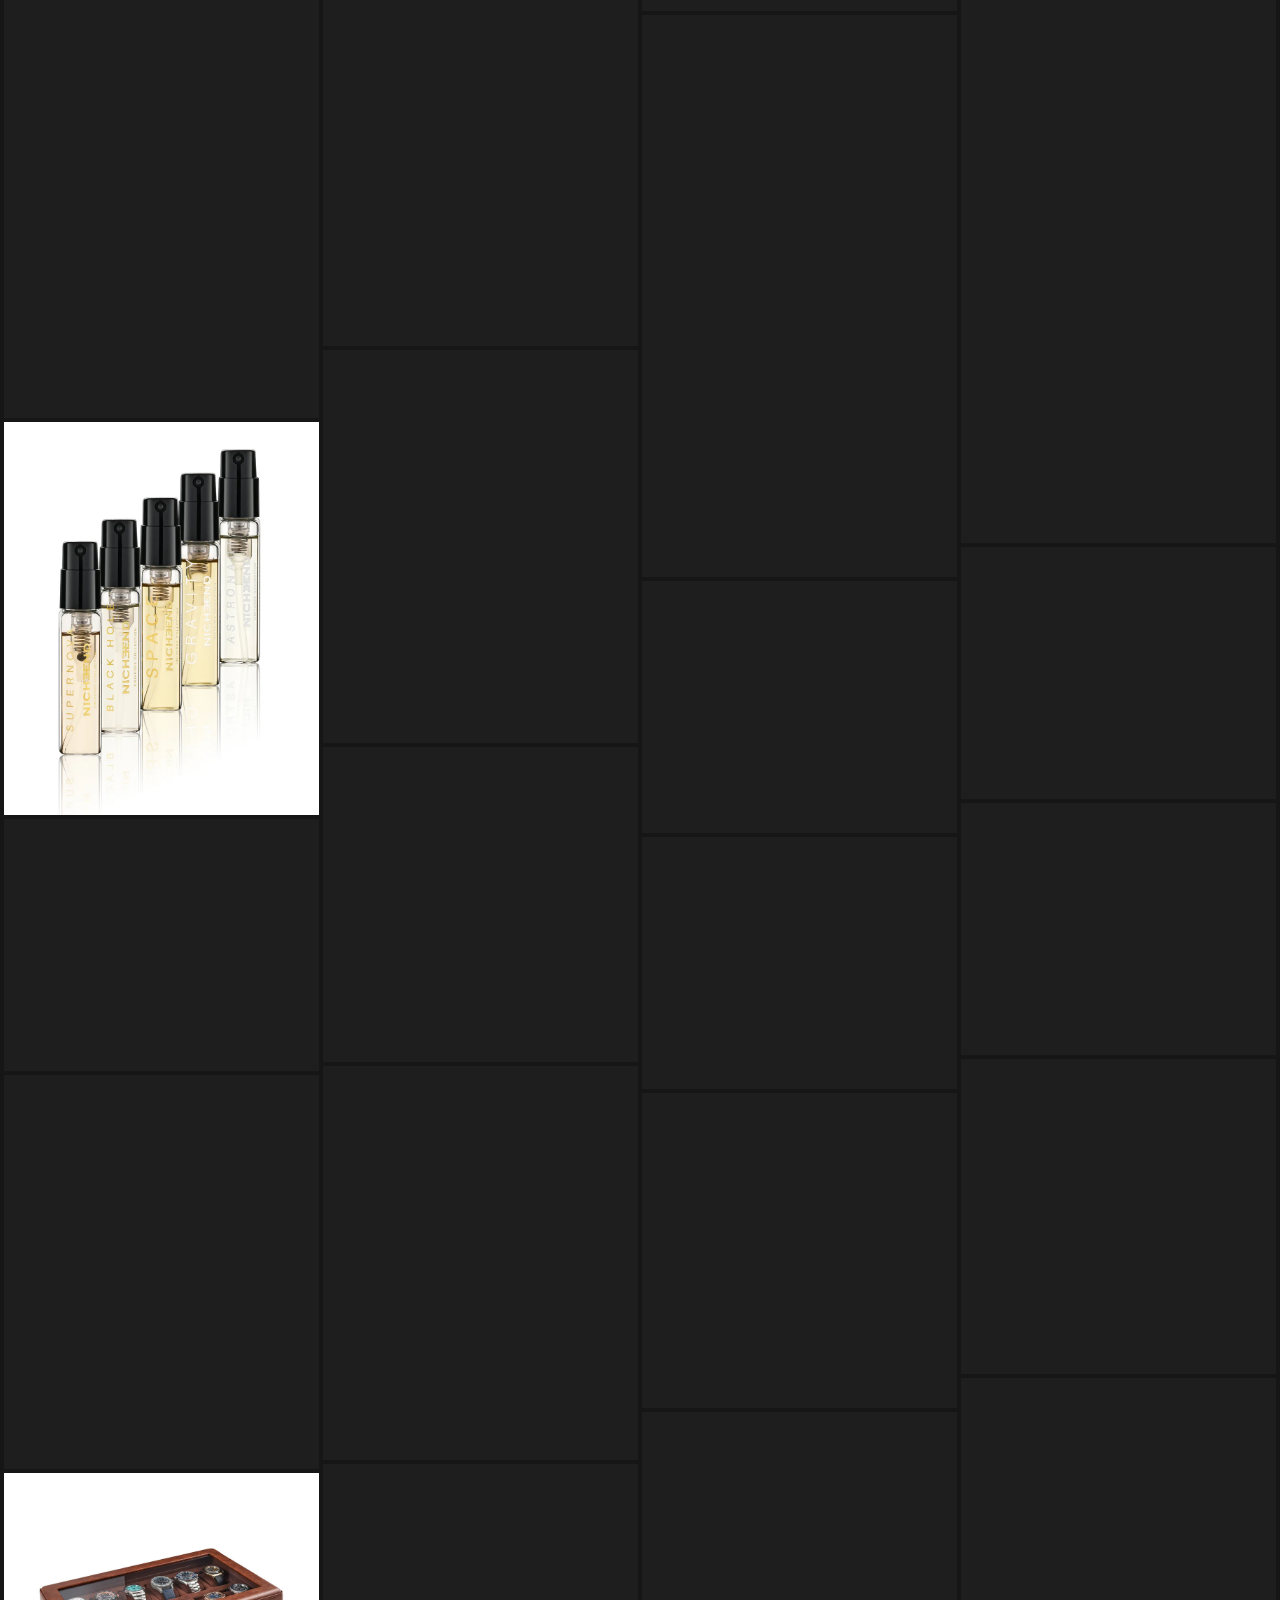
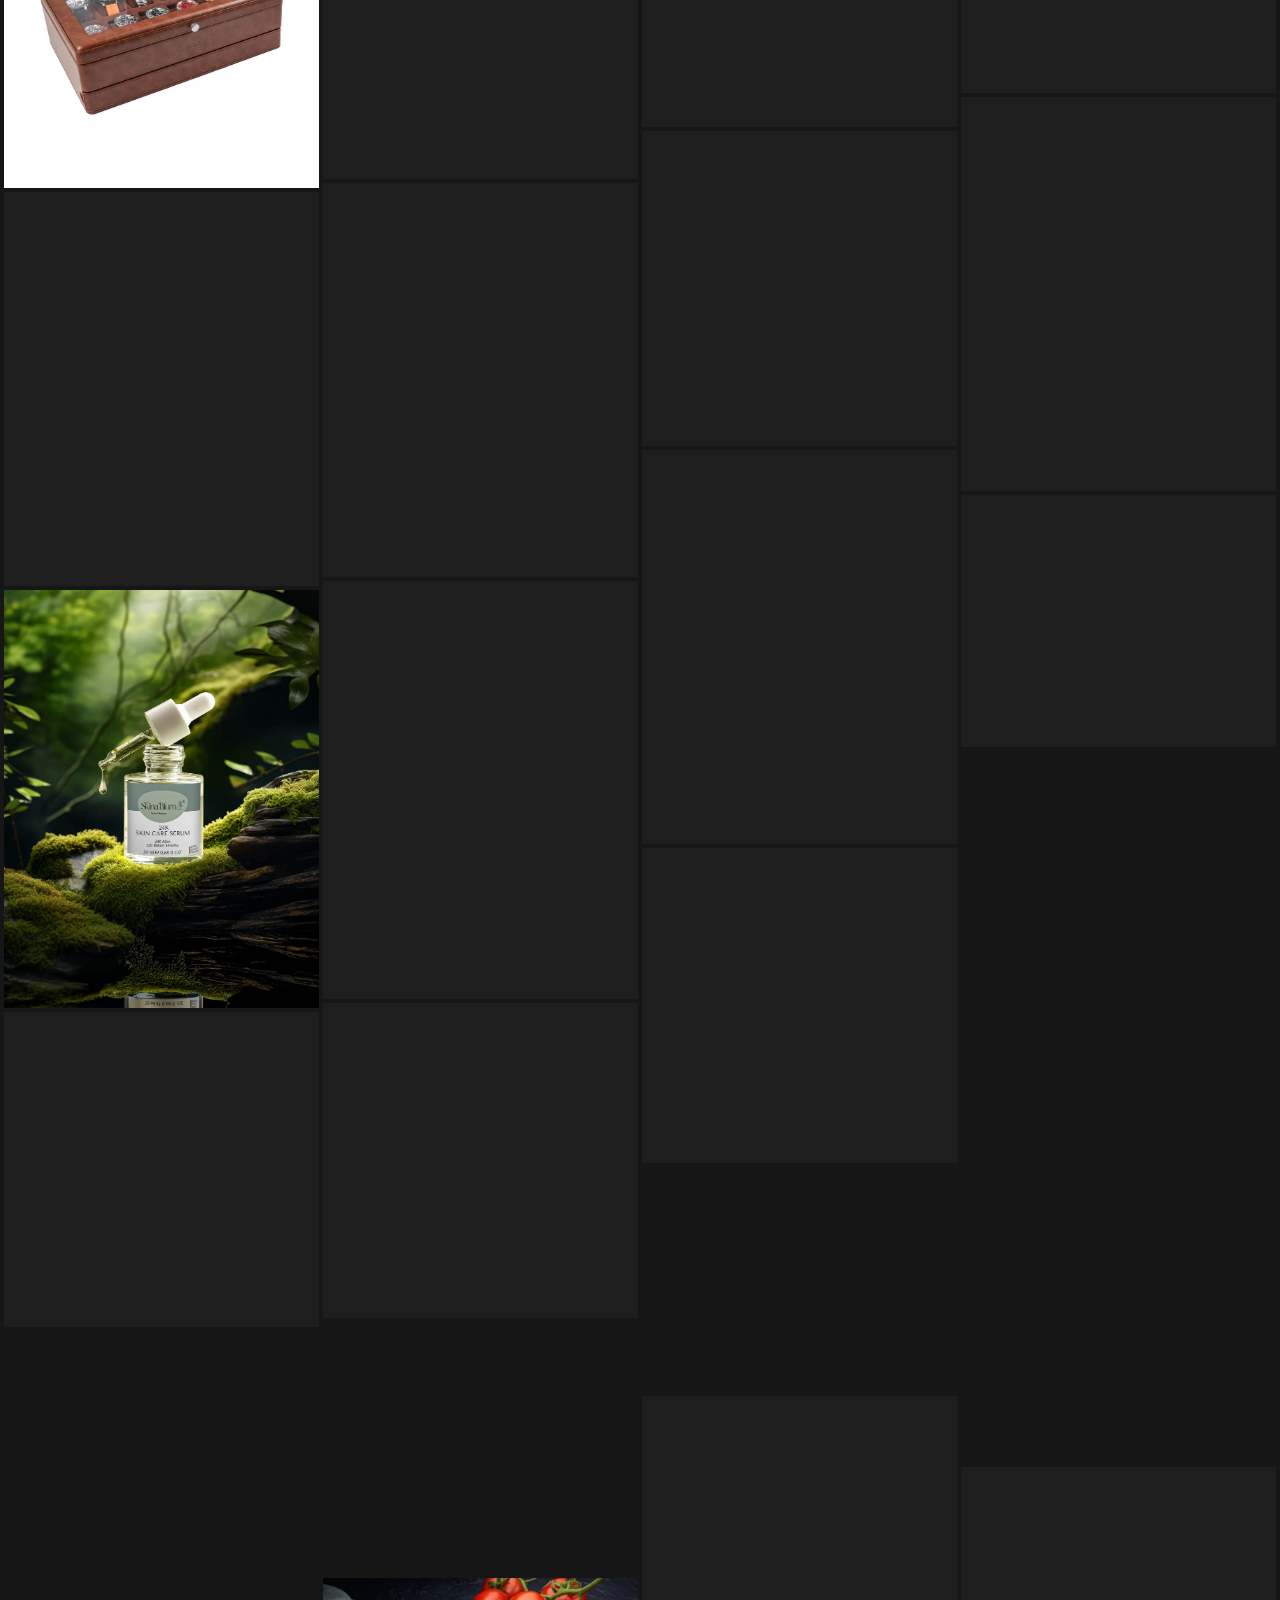
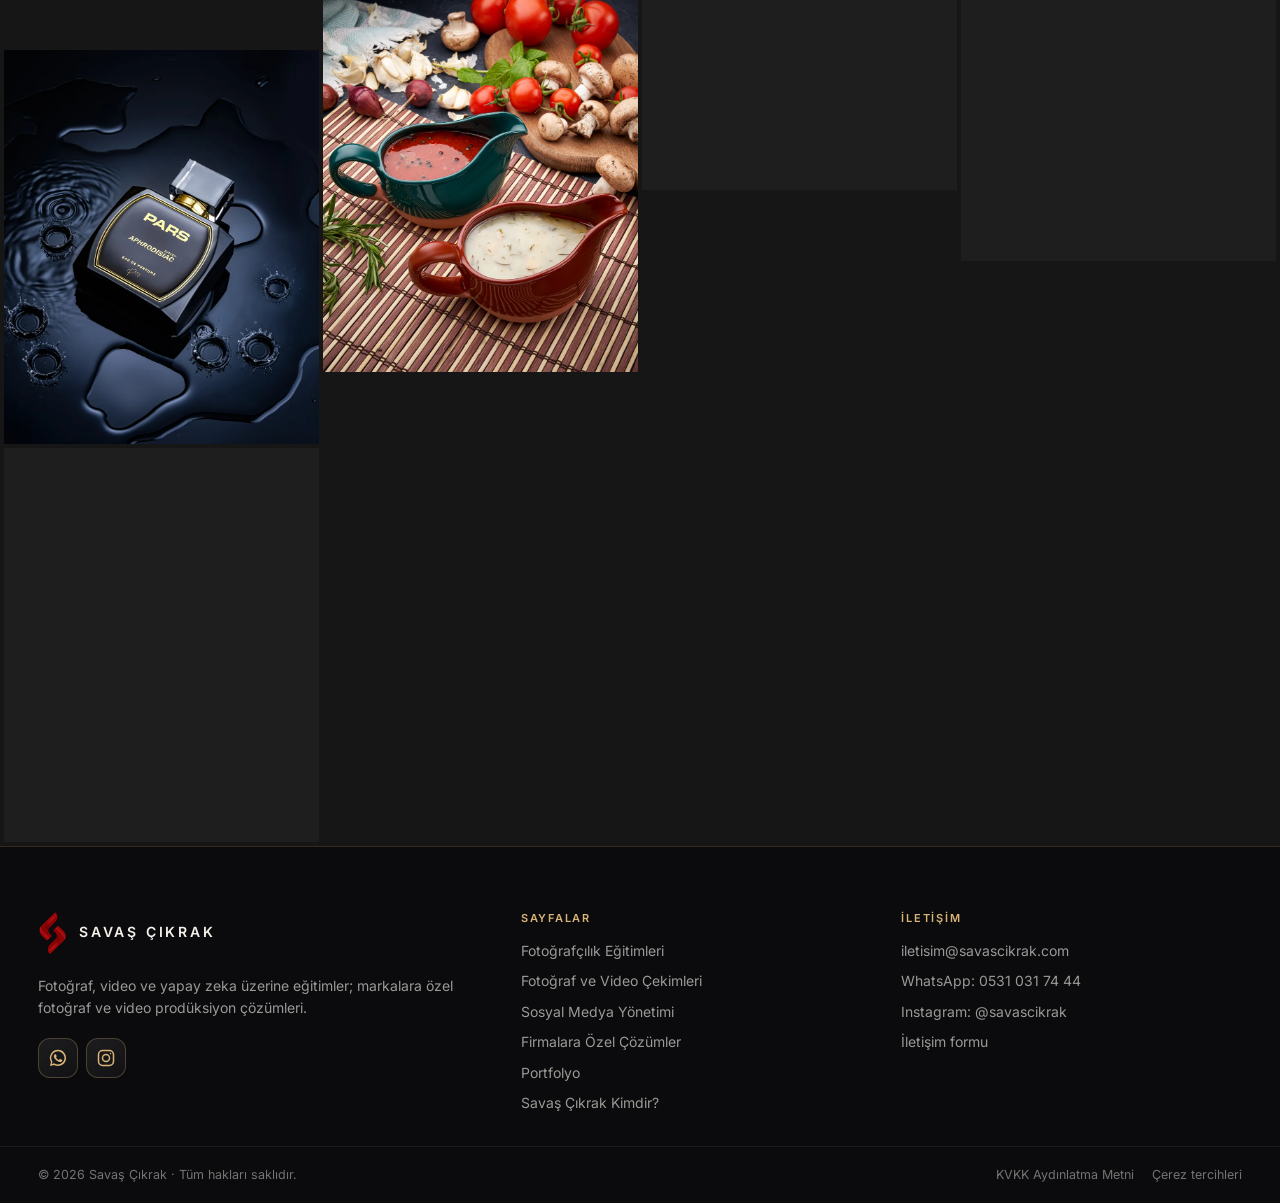
<file: portfolyo/index.html>
<!doctype html>
<html lang="tr">
<head>
<meta charset="utf-8">
<meta name="viewport" content="width=device-width, initial-scale=1, viewport-fit=cover">
<title>Portfolyo · Savaş Çıkrak</title>
<meta name="description" content="Savaş Çıkrak fotoğraf portfolyosu: ürün, kampanya ve sahne fotoğrafları.">
<meta name="theme-color" content="#161616">
<link rel="canonical" href="https://savascikrak.com/portfolyo/">
<link rel="preload" href="/fonts/inter-latin-wght-normal.woff2" as="font" type="font/woff2" crossorigin>
<style>
@font-face{font-family:"Inter";font-style:normal;font-weight:100 900;font-display:swap;src:url(/fonts/inter-latin-ext-wght-normal.woff2) format("woff2");unicode-range:U+0100-02BA,U+02BD-02C5,U+02C7-02CC,U+02CE-02D7,U+02DD-02FF,U+0304,U+0308,U+0329,U+1D00-1DBF,U+1E00-1E9F,U+1EF2-1EFF,U+2020,U+20A0-20AB,U+20AD-20C0,U+2113,U+2C60-2C7F,U+A720-A7FF}
@font-face{font-family:"Inter";font-style:normal;font-weight:100 900;font-display:swap;src:url(/fonts/inter-latin-wght-normal.woff2) format("woff2");unicode-range:U+0000-00FF,U+0131,U+0152-0153,U+02BB-02BC,U+02C6,U+02DA,U+02DC,U+0304,U+0308,U+0329,U+2000-206F,U+20AC,U+2122,U+2191,U+2193,U+2212,U+2215,U+FEFF,U+FFFD}
:root{--bg:#161616;--ink:#141210;--text:#3F382F;--muted:#6B6258;--line:#E8E3DC;--ph:#1E1E1E;--accent:#8A4B1F;--pad:clamp(16px,4vw,48px);--gap:4px;--max:2400px}
.gizli{position:absolute;width:1px;height:1px;overflow:hidden;clip:rect(0 0 0 0);white-space:nowrap}
*{box-sizing:border-box}
html{-webkit-text-size-adjust:100%}
body{margin:0;background:var(--bg);color:var(--ink);font-family:"Inter",system-ui,-apple-system,"Segoe UI",sans-serif;line-height:1.5}
a{color:inherit}
:focus-visible{outline:2px solid var(--accent);outline-offset:3px}
.top{display:flex;justify-content:space-between;align-items:center;gap:16px;max-width:var(--max);margin:0 auto;padding:20px var(--pad) 0}
.brand{text-decoration:none;font-weight:600;font-size:13px;letter-spacing:.16em;text-transform:uppercase}
.top nav{display:flex;gap:22px;font-size:13px}
.top nav a{text-decoration:none;color:var(--muted)}
.top nav a:hover{color:var(--ink)}
.intro{max-width:var(--max);margin:0 auto;padding:56px var(--pad) 28px}
.eb{font-size:11px;letter-spacing:.16em;text-transform:uppercase;font-weight:600;color:var(--muted)}
h1{margin:10px 0 0;font-weight:600;font-size:clamp(36px,7vw,72px);line-height:1;letter-spacing:-.035em}
.intro p{margin:14px 0 0;max-width:520px;font-size:16px;color:var(--text)}
.filtre{display:flex;flex-wrap:wrap;gap:8px;max-width:var(--max);margin:0 auto;padding:0 var(--pad) 22px}
.filtre[hidden]{display:none}
.filtre button{min-height:36px;padding:8px 14px;border:1px solid var(--line);border-radius:999px;background:none;color:var(--muted);font:500 13px/1 inherit;font-family:inherit;cursor:pointer;-webkit-tap-highlight-color:transparent;transition:color .2s,border-color .2s,background .2s}
.filtre button:hover{color:var(--ink);border-color:var(--ink)}
.filtre button[aria-pressed="true"]{background:var(--ink);border-color:var(--ink);color:#fff}
.grid{max-width:var(--max);margin:0 auto;padding:var(--gap);column-count:2;column-gap:var(--gap)}
.item{display:block;break-inside:avoid;margin:0 0 var(--gap);position:relative;overflow:hidden;background:var(--ph);cursor:zoom-in;opacity:0;transform:translateY(32px);transition:opacity .9s ease,transform 1s cubic-bezier(.2,.7,.2,1)}
.item[hidden]{display:none}
.item img{display:block;width:100%;height:auto;transform:scale(1.08);transition:transform 1.4s cubic-bezier(.2,.7,.2,1)}
.item.on{opacity:1;transform:none}
.item.on img{transform:scale(1)}
@media (hover:hover){.item.on:hover img{transform:scale(1.03);transition-duration:.8s}}
.grid.js{column-count:auto;display:flex;align-items:flex-start;gap:var(--gap)}
.kol{flex:1 1 0;min-width:0;display:flex;flex-direction:column;gap:var(--gap)}
.kol .item{margin:0}
@media (min-width:900px){.grid{column-count:4}}
@media (min-width:1100px){.intro{padding-top:96px;padding-bottom:40px}}
.alt{max-width:var(--max);margin:64px auto 0;padding:28px var(--pad) calc(28px + env(safe-area-inset-bottom,0px));border-top:1px solid var(--line);display:flex;flex-wrap:wrap;justify-content:space-between;gap:12px;font-size:12.5px;color:var(--muted)}
.alt a{color:var(--muted);text-decoration:none;border-bottom:1px solid var(--line)}
.lb{position:fixed;inset:0;z-index:50;background:rgba(12,12,12,.97);display:flex;align-items:center;justify-content:center;opacity:0;transition:opacity .35s ease}
.lb[hidden]{display:none}
.lb.on{opacity:1}
.lb-cer{position:relative;z-index:1;line-height:0}
.lb-eski{position:fixed;z-index:0;object-fit:contain;pointer-events:none}
.lb img{display:block;max-width:calc(100vw - 96px);max-height:calc(100vh - 96px);max-height:calc(100svh - 96px);width:auto;height:auto;object-fit:contain;transform:scale(.97);transition:transform .45s cubic-bezier(.2,.7,.2,1),opacity .25s ease;will-change:clip-path}
.lb.on img{transform:none}
.lb img.yuk{opacity:0}
.lb button{position:absolute;display:flex;align-items:center;justify-content:center;padding:0;overflow:hidden;border:3px solid #3E220F;border-radius:50%;background:linear-gradient(225deg,#D9A06A 0%,#B06B35 42%,#7A4019 78%,#5C2E10 100%);box-shadow:inset 0 0 0 2px #fff,0 6px 18px rgba(0,0,0,.45);color:#fff;cursor:pointer;-webkit-tap-highlight-color:transparent;transition:transform .2s cubic-bezier(.2,.7,.2,1),filter .2s ease}
.lb button::after{content:"";position:absolute;left:4px;right:4px;top:4px;height:52%;border-radius:50% 50% 50% 50%/62% 62% 38% 38%;background:linear-gradient(180deg,rgba(255,255,255,.34),rgba(255,255,255,.1));pointer-events:none}
.lb button:hover{filter:brightness(1.1)}
.lb button:active{transform:scale(.94)}
.lb svg{position:relative;z-index:1;width:22px;height:22px;fill:none;stroke:#fff;stroke-width:2.4;stroke-linecap:square;stroke-linejoin:miter;filter:drop-shadow(0 1px 1px rgba(0,0,0,.25))}
.lb-p,.lb-n{top:50%;width:54px;height:54px;margin-top:-27px}
.lb-p{left:18px}.lb-n{right:18px}
.lb-p:active,.lb-n:active{transform:scale(.94)}
.lb-x{top:max(16px,env(safe-area-inset-top,0px));right:16px;width:46px;height:46px}
.lb-x svg{width:18px;height:18px;stroke-width:2.4}
.lb-s{display:none}
@media (max-width:599px){.lb img{max-width:100vw;max-height:calc(100svh - 120px)}.lb-p,.lb-n{width:44px;height:44px;margin-top:-22px}.lb-p{left:10px}.lb-n{right:10px}.lb svg{width:18px;height:18px}}
/* Mobil üst blok */
.ust{display:none}
@media (max-width:899px){
.ust{position:sticky;top:0;z-index:30;display:flex;align-items:center;justify-content:space-between;gap:10px;padding:env(safe-area-inset-top,0px) 12px 0;height:calc(50px + env(safe-area-inset-top,0px));background:rgba(22,22,22,.9);-webkit-backdrop-filter:saturate(1.4) blur(14px);backdrop-filter:saturate(1.4) blur(14px);border-bottom:1px solid #ffffff12;color:#fff}
.ust a{color:#fff;text-decoration:none;-webkit-tap-highlight-color:transparent}
.ust .marka{display:flex;align-items:center;gap:10px;font-weight:600;font-size:15px;letter-spacing:.11em;text-transform:uppercase;white-space:nowrap;min-width:0}
.ust .marka img{height:34px;width:auto;display:block;flex:none}
.ust nav{display:flex;align-items:center;gap:8px;flex:none}
.ust .ig{display:flex;align-items:center;justify-content:center;width:40px;height:44px}
.ust .ig svg{width:40px;height:40px;flex:none;display:block}
.ust .wa{display:flex;align-items:center;justify-content:center;width:40px;height:44px}
.ust .wa svg{width:40px;height:40px;display:block}
}
body.duz .ust{display:none}
/* Düzenleme modu (sadece localhost ?duzenle) */
.duz-bar{position:sticky;top:0;z-index:40;display:flex;flex-wrap:wrap;align-items:center;gap:10px;padding:12px var(--pad);background:#141210;color:#fff;font-size:13px}
.duz-bar b{font-weight:600}.duz-bar span{opacity:.75;flex:1}
.duz-bar button{min-height:36px;padding:8px 16px;border:1px solid #fff5;border-radius:999px;background:none;color:#fff;font:600 13px/1 inherit;font-family:inherit;cursor:pointer}
.duz-bar .kaydet{background:#fff;color:#141210;border-color:#fff}
body.duz{background:#fff}body.duz .grid{padding:16px;display:grid;grid-template-columns:repeat(4,1fr);gap:10px;column-count:auto;max-width:980px}
body.duz .item{opacity:1;transform:none;margin:0;aspect-ratio:1;cursor:grab;border:1px solid var(--line);background:#fff}
body.duz .item img{transform:none;width:100%;height:100%;object-fit:contain;pointer-events:none}
body.duz .item::after{content:attr(data-n);position:absolute;top:6px;left:6px;min-width:24px;padding:3px 6px;border-radius:6px;background:#141210;color:#fff;font:600 11px/1.2 inherit;text-align:center}
body.duz .item:nth-child(4n+1){box-shadow:-6px 0 0 -3px var(--accent)}
body.duz .hayalet{opacity:.25}
body.duz .secili{outline:3px solid var(--accent);outline-offset:-3px}
@media (prefers-reduced-motion:reduce){.item,.item img,.lb,.lb img{transition:none!important;transform:none!important}}
</style>
<noscript><style>.item{opacity:1;transform:none}.item img{transform:none}</style></noscript>
<link rel="icon" href="/favicon.ico?v=3" sizes="any">
<link rel="icon" type="image/png" href="/favicon-64.png?v=3">
<link rel="apple-touch-icon" href="/apple-touch-icon.png?v=3">
<script src="/assets/cerez.js?v=1"></script>
<link rel="stylesheet" href="/assets/ortak.css?v=5b0393aa">
</head>
<body>
<!--UB-->
<header class="ub" id="ub">
  <div class="ub-in">
    <a class="ub-marka" href="/anasayfa/" aria-label="Savaş Çıkrak, ana sayfa"><img src="/yapay-zeka-ile-urun-fotografi/assets/logo-mark.png" width="52" height="80" alt="">Savaş Çıkrak</a>
    <nav class="ub-nav" aria-label="Ana menü">
      <div class="ub-dd"><a href="/anasayfa/#fotograf">Fotoğraf ve video çekimleri</a><div class="ub-sub"><a href="/anasayfa/#fotograf"><span class="ub-ic2"><svg viewBox="0 0 24 24" fill="none" stroke="currentColor" stroke-width="1.75" stroke-linecap="round" stroke-linejoin="round" aria-hidden="true" focusable="false"><path d="M3 2v7c0 1.1.9 2 2 2h4a2 2 0 0 0 2-2V2"/><path d="M7 2v20"/><path d="M21 15V2a5 5 0 0 0-5 5v6c0 1.1.9 2 2 2h3Zm0 0v7"/></svg></span>Yemek fotoğrafı çekimleri</a><a href="/anasayfa/#fotograf"><span class="ub-ic2"><svg viewBox="0 0 24 24" fill="none" stroke="currentColor" stroke-width="1.75" stroke-linecap="round" stroke-linejoin="round" aria-hidden="true" focusable="false"><path d="M11 21.73a2 2 0 0 0 2 0l7-4A2 2 0 0 0 21 16V8a2 2 0 0 0-1-1.73l-7-4a2 2 0 0 0-2 0l-7 4A2 2 0 0 0 3 8v8a2 2 0 0 0 1 1.73z"/><path d="M12 22V12"/><path d="m3.3 7 8.7 5 8.7-5"/></svg></span>Ürün fotoğrafı çekimleri</a><a href="/anasayfa/#fotograf"><span class="ub-ic2"><svg viewBox="0 0 24 24" fill="none" stroke="currentColor" stroke-width="1.75" stroke-linecap="round" stroke-linejoin="round" aria-hidden="true" focusable="false"><circle cx="12" cy="8" r="4"/><path d="M4 21a8 8 0 0 1 16 0"/></svg></span>Portre fotoğrafı çekimleri</a></div></div>
      <div class="ub-dd"><a href="/anasayfa/#egitimler">Fotoğrafçılık eğitimleri</a><div class="ub-sub"><a href="/anasayfa/#egitimler"><span class="ub-ic2"><svg viewBox="0 0 24 24" fill="none" stroke="currentColor" stroke-width="1.75" stroke-linecap="round" stroke-linejoin="round" aria-hidden="true" focusable="false"><path d="M11 21.73a2 2 0 0 0 2 0l7-4A2 2 0 0 0 21 16V8a2 2 0 0 0-1-1.73l-7-4a2 2 0 0 0-2 0l-7 4A2 2 0 0 0 3 8v8a2 2 0 0 0 1 1.73z"/><path d="M12 22V12"/><path d="m3.3 7 8.7 5 8.7-5"/></svg></span>Ürün fotoğrafçılığı</a><a href="/anasayfa/#egitimler"><span class="ub-ic2"><svg viewBox="0 0 24 24" fill="none" stroke="currentColor" stroke-width="1.75" stroke-linecap="round" stroke-linejoin="round" aria-hidden="true" focusable="false"><path d="M3 2v7c0 1.1.9 2 2 2h4a2 2 0 0 0 2-2V2"/><path d="M7 2v20"/><path d="M21 15V2a5 5 0 0 0-5 5v6c0 1.1.9 2 2 2h3Zm0 0v7"/></svg></span>Yemek fotoğrafçılığı</a><a href="/anasayfa/#egitimler"><span class="ub-ic2"><svg viewBox="0 0 24 24" fill="none" stroke="currentColor" stroke-width="1.75" stroke-linecap="round" stroke-linejoin="round" aria-hidden="true" focusable="false"><circle cx="12" cy="8" r="4"/><path d="M4 21a8 8 0 0 1 16 0"/></svg></span>Portre fotoğrafçılığı</a></div></div>
      <a href="/anasayfa/#video-egitimi">Video prodüksiyon eğitimi</a>
      <a href="/firmalara-ozel-fotograf-cozumleri/">Firmalara özel fotoğraf çözümleri</a>
      <a href="/anasayfa/#reklam">Tanıtım ve reklam filmleri</a>
      <a href="/anasayfa/#sosyal-medya">Sosyal medya yönetimi</a>
    </nav>
    <a class="ub-cta" href="/iletisim/"><span class="ub-ic"><svg viewBox="0 0 24 24" fill="none" stroke="currentColor" stroke-width="1.75" stroke-linecap="round" stroke-linejoin="round" aria-hidden="true" focusable="false"><rect width="20" height="16" x="2" y="4" rx="2"/><path d="m22 7-8.97 5.7a1.94 1.94 0 0 1-2.06 0L2 7"/></svg></span>İletişim</a>
    <div class="ub-sos"><a class="ub-s ub-wa" href="https://wa.me/905310317444?text=Merhaba%2C%20sitenizden%20ula%C5%9F%C4%B1yorum." target="_blank" rel="noopener" aria-label="WhatsApp'tan yazın"><svg viewBox="0 0 24 24" aria-hidden="true" fill="currentColor"><path d="M12 2.2a9.7 9.7 0 0 0-8.4 14.6L2.3 21.7l5-1.3A9.7 9.7 0 1 0 12 2.2zm0 17.6c-1.5 0-3-.4-4.2-1.2l-.3-.2-3 .8.8-2.9-.2-.3A7.9 7.9 0 1 1 12 19.8zm4.4-5.9c-.2-.1-1.4-.7-1.7-.8-.2-.1-.4-.1-.5.1l-.8 1c-.1.2-.3.2-.5.1a6.5 6.5 0 0 1-3.2-2.8c-.2-.4.2-.4.7-1.3.1-.1 0-.3 0-.4l-.8-1.9c-.2-.5-.4-.4-.5-.4h-.5a.9.9 0 0 0-.7.3 2.8 2.8 0 0 0-.9 2.1 4.9 4.9 0 0 0 1 2.6 11.2 11.2 0 0 0 4.3 3.8c1.6.7 2.2.7 3 .6.5-.1 1.4-.6 1.6-1.2.2-.6.2-1.1.1-1.2l-.6-.6z"/></svg></a><a class="ub-s ub-ig" href="https://www.instagram.com/savascikrak/" target="_blank" rel="noopener" aria-label="Instagram: savascikrak"><svg viewBox="0 0 24 24" fill="none" stroke="url(#ubIgG)" stroke-width="1.8" stroke-linecap="round" stroke-linejoin="round" aria-hidden="true"><defs><linearGradient id="ubIgG" x1="0" y1="1" x2="1" y2="0"><stop offset="0" stop-color="#F9C46B"/><stop offset=".35" stop-color="#F0703A"/><stop offset=".65" stop-color="#D9407F"/><stop offset="1" stop-color="#8E5BD6"/></linearGradient></defs><rect x="3" y="3" width="18" height="18" rx="5"/><circle cx="12" cy="12" r="4.2"/><circle cx="17.4" cy="6.6" r=".9" fill="#D9407F" stroke="none"/></svg></a></div>
    <button class="ub-mbtn" id="ub-ac" type="button" aria-label="Menüyü aç" aria-expanded="false" aria-controls="ub-cek"><svg viewBox="0 0 24 24" fill="none" stroke="currentColor" stroke-width="1.6" aria-hidden="true"><path d="M4 7h16M4 12h16M4 17h16"/></svg></button>
  </div>
</header>
<div class="ub-bos" aria-hidden="true"></div>
<div class="ub-cek" id="ub-cek" aria-hidden="true">
  <button class="ub-x" id="ub-kapa" type="button" aria-label="Menüyü kapat"><svg width="26" height="26" viewBox="0 0 24 24" fill="none" stroke="currentColor" stroke-width="1.6" aria-hidden="true"><path d="M6 6l12 12M18 6L6 18"/></svg></button>
    <a class="ub-l" href="/anasayfa/#fotograf"><span class="ub-ic"><svg viewBox="0 0 24 24" fill="none" stroke="currentColor" stroke-width="1.75" stroke-linecap="round" stroke-linejoin="round" aria-hidden="true" focusable="false"><path d="M14.5 4h-5L7 7H4a2 2 0 0 0-2 2v9a2 2 0 0 0 2 2h16a2 2 0 0 0 2-2V9a2 2 0 0 0-2-2h-3l-2.5-3z"/><circle cx="12" cy="13" r="3"/></svg></span>Fotoğraf ve video çekimleri</a>
    <a class="ub-l2" href="/anasayfa/#fotograf"><span class="ub-ic2"><svg viewBox="0 0 24 24" fill="none" stroke="currentColor" stroke-width="1.75" stroke-linecap="round" stroke-linejoin="round" aria-hidden="true" focusable="false"><path d="M3 2v7c0 1.1.9 2 2 2h4a2 2 0 0 0 2-2V2"/><path d="M7 2v20"/><path d="M21 15V2a5 5 0 0 0-5 5v6c0 1.1.9 2 2 2h3Zm0 0v7"/></svg></span>Yemek fotoğrafı çekimleri</a>
    <a class="ub-l2" href="/anasayfa/#fotograf"><span class="ub-ic2"><svg viewBox="0 0 24 24" fill="none" stroke="currentColor" stroke-width="1.75" stroke-linecap="round" stroke-linejoin="round" aria-hidden="true" focusable="false"><path d="M11 21.73a2 2 0 0 0 2 0l7-4A2 2 0 0 0 21 16V8a2 2 0 0 0-1-1.73l-7-4a2 2 0 0 0-2 0l-7 4A2 2 0 0 0 3 8v8a2 2 0 0 0 1 1.73z"/><path d="M12 22V12"/><path d="m3.3 7 8.7 5 8.7-5"/></svg></span>Ürün fotoğrafı çekimleri</a>
    <a class="ub-l2" href="/anasayfa/#fotograf"><span class="ub-ic2"><svg viewBox="0 0 24 24" fill="none" stroke="currentColor" stroke-width="1.75" stroke-linecap="round" stroke-linejoin="round" aria-hidden="true" focusable="false"><circle cx="12" cy="8" r="4"/><path d="M4 21a8 8 0 0 1 16 0"/></svg></span>Portre fotoğrafı çekimleri</a>
    <a class="ub-l" href="/anasayfa/#egitimler"><span class="ub-ic"><svg viewBox="0 0 24 24" fill="none" stroke="currentColor" stroke-width="1.75" stroke-linecap="round" stroke-linejoin="round" aria-hidden="true" focusable="false"><path d="M21.42 10.922a1 1 0 0 0-.019-1.838L12.83 5.18a2 2 0 0 0-1.66 0L2.6 9.08a1 1 0 0 0 0 1.832l8.57 3.908a2 2 0 0 0 1.66 0z"/><path d="M22 10v6"/><path d="M6 12.5V16a6 3 0 0 0 12 0v-3.5"/></svg></span>Fotoğrafçılık eğitimleri</a>
    <a class="ub-l2" href="/anasayfa/#egitimler"><span class="ub-ic2"><svg viewBox="0 0 24 24" fill="none" stroke="currentColor" stroke-width="1.75" stroke-linecap="round" stroke-linejoin="round" aria-hidden="true" focusable="false"><path d="M11 21.73a2 2 0 0 0 2 0l7-4A2 2 0 0 0 21 16V8a2 2 0 0 0-1-1.73l-7-4a2 2 0 0 0-2 0l-7 4A2 2 0 0 0 3 8v8a2 2 0 0 0 1 1.73z"/><path d="M12 22V12"/><path d="m3.3 7 8.7 5 8.7-5"/></svg></span>Ürün fotoğrafçılığı</a>
    <a class="ub-l2" href="/anasayfa/#egitimler"><span class="ub-ic2"><svg viewBox="0 0 24 24" fill="none" stroke="currentColor" stroke-width="1.75" stroke-linecap="round" stroke-linejoin="round" aria-hidden="true" focusable="false"><path d="M3 2v7c0 1.1.9 2 2 2h4a2 2 0 0 0 2-2V2"/><path d="M7 2v20"/><path d="M21 15V2a5 5 0 0 0-5 5v6c0 1.1.9 2 2 2h3Zm0 0v7"/></svg></span>Yemek fotoğrafçılığı</a>
    <a class="ub-l2" href="/anasayfa/#egitimler"><span class="ub-ic2"><svg viewBox="0 0 24 24" fill="none" stroke="currentColor" stroke-width="1.75" stroke-linecap="round" stroke-linejoin="round" aria-hidden="true" focusable="false"><circle cx="12" cy="8" r="4"/><path d="M4 21a8 8 0 0 1 16 0"/></svg></span>Portre fotoğrafçılığı</a>
    <a class="ub-l" href="/anasayfa/#video-egitimi"><span class="ub-ic"><svg viewBox="0 0 24 24" fill="none" stroke="currentColor" stroke-width="1.75" stroke-linecap="round" stroke-linejoin="round" aria-hidden="true" focusable="false"><rect x="3" y="5" width="18" height="14" rx="2"/><path d="m10 9 5 3-5 3z"/></svg></span>Video prodüksiyon eğitimi</a>
    <a class="ub-l" href="/firmalara-ozel-fotograf-cozumleri/"><span class="ub-ic"><svg viewBox="0 0 24 24" fill="none" stroke="currentColor" stroke-width="1.75" stroke-linecap="round" stroke-linejoin="round" aria-hidden="true" focusable="false"><path d="M6 22V4a2 2 0 0 1 2-2h8a2 2 0 0 1 2 2v18Z"/><path d="M6 12H4a2 2 0 0 0-2 2v6a2 2 0 0 0 2 2h2"/><path d="M18 9h2a2 2 0 0 1 2 2v9a2 2 0 0 1-2 2h-2"/><path d="M10 6h4"/><path d="M10 10h4"/><path d="M10 14h4"/><path d="M10 18h4"/></svg></span>Firmalara özel fotoğraf çözümleri</a>
    <a class="ub-l" href="/anasayfa/#reklam"><span class="ub-ic"><svg viewBox="0 0 24 24" fill="none" stroke="currentColor" stroke-width="1.75" stroke-linecap="round" stroke-linejoin="round" aria-hidden="true" focusable="false"><path d="M20.2 6 3 11l-.9-2.4c-.3-1.1.3-2.2 1.3-2.5l13.5-4c1.1-.3 2.2.3 2.5 1.3Z"/><path d="m6.2 5.3 3.1 3.9"/><path d="m12.4 3.4 3.1 4"/><path d="M3 11h18v8a2 2 0 0 1-2 2H5a2 2 0 0 1-2-2Z"/></svg></span>Tanıtım ve reklam filmleri</a>
    <a class="ub-l" href="/anasayfa/#sosyal-medya"><span class="ub-ic"><svg viewBox="0 0 24 24" fill="none" stroke="currentColor" stroke-width="1.75" stroke-linecap="round" stroke-linejoin="round" aria-hidden="true" focusable="false"><path d="m3 11 18-5v12L3 14v-3z"/><path d="M11.6 16.8a3 3 0 1 1-5.8-1.6"/></svg></span>Sosyal medya yönetimi</a>
    <a class="ub-l" href="/iletisim/"><span class="ub-ic"><svg viewBox="0 0 24 24" fill="none" stroke="currentColor" stroke-width="1.75" stroke-linecap="round" stroke-linejoin="round" aria-hidden="true" focusable="false"><rect width="20" height="16" x="2" y="4" rx="2"/><path d="m22 7-8.97 5.7a1.94 1.94 0 0 1-2.06 0L2 7"/></svg></span>İletişim</a>
</div>
<!--/UB-->
<main>
<h1 class="gizli">Savaş Çıkrak · Portfolyo</h1>
<div class="filtre" role="toolbar" aria-label="Kategori" hidden></div>
<div class="grid">
<!--FOTOLAR-->
<a class="item" href="foto/2-a-ch3395-c02-55-b.webp"><img src="foto/2-a-ch3395-c02-55-k.webp" width="900" height="506" alt="A CH3395 C02 55" loading="lazy" decoding="async"></a>
<a class="item" href="foto/2-b-ch3395-c02-55-1-b.webp"><img src="foto/2-b-ch3395-c02-55-1-k.webp" width="900" height="506" alt="B CH3395 C02 55 1" loading="lazy" decoding="async"></a>
<a class="item" href="foto/54-a-yha8096-c3-52-1-b.webp"><img src="foto/54-a-yha8096-c3-52-1-k.webp" width="900" height="506" alt="A YHA8096 C3 52 1" loading="lazy" decoding="async"></a>
<a class="item" href="foto/54-b-yha8096-c3-52-1-b.webp"><img src="foto/54-b-yha8096-c3-52-1-k.webp" width="900" height="506" alt="B YHA8096 C3 52 1" loading="lazy" decoding="async"></a>
<a class="item" href="foto/bal-7-bahar-kutu2-b.webp"><img src="foto/bal-7-bahar-kutu2-k.webp" width="900" height="900" alt="Bal 7 bahar Kutu2" loading="lazy" decoding="async"></a>
<a class="item" href="foto/bal-7-bahar-15-b.webp"><img src="foto/bal-7-bahar-15-k.webp" width="900" height="720" alt="Bal 7 Bahar 15" loading="lazy" decoding="async"></a>
<a class="item" href="foto/bal-7-bahar-01-b.webp"><img src="foto/bal-7-bahar-01-k.webp" width="900" height="1125" alt="Bal 7 Bahar 01" loading="lazy" decoding="async"></a>
<a class="item" href="foto/bal-7-bahar-02-b.webp"><img src="foto/bal-7-bahar-02-k.webp" width="900" height="1125" alt="Bal 7 Bahar 02" loading="lazy" decoding="async"></a>
<a class="item" href="foto/bal-7-bahar-handle-1-b.webp"><img src="foto/bal-7-bahar-handle-1-k.webp" width="900" height="1125" alt="Bal 7 Bahar Handle 1" loading="lazy" decoding="async"></a>
<a class="item" href="foto/buram-10-b.webp"><img src="foto/buram-10-k.webp" width="900" height="1125" alt="Buram 10" loading="lazy" decoding="async"></a>
<a class="item" href="foto/buram-04-b.webp"><img src="foto/buram-04-k.webp" width="900" height="1125" alt="Buram 04" loading="lazy" decoding="async"></a>
<a class="item" href="foto/beyoglu-cikolata-001-b.webp"><img src="foto/beyoglu-cikolata-001-k.webp" width="900" height="900" alt="Beyoğlu çikolata 001" loading="lazy" decoding="async"></a>
<a class="item" href="foto/beyoglu-cikolata-002-b.webp"><img src="foto/beyoglu-cikolata-002-k.webp" width="900" height="901" alt="Beyoğlu çikolata 002" loading="lazy" decoding="async"></a>
<a class="item" href="foto/hurma-2-b.webp"><img src="foto/hurma-2-k.webp" width="900" height="900" alt="hurma 2" loading="lazy" decoding="async"></a>
<a class="item" href="foto/hurma-3-b.webp"><img src="foto/hurma-3-k.webp" width="900" height="900" alt="hurma 3" loading="lazy" decoding="async"></a>
<a class="item" href="foto/lemm-001-b.webp"><img src="foto/lemm-001-k.webp" width="900" height="1125" alt="Lemm 001" loading="lazy" decoding="async"></a>
<a class="item" href="foto/board-1-02-b.webp"><img src="foto/board-1-02-k.webp" width="900" height="900" alt="Board 1 02" loading="lazy" decoding="async"></a>
<a class="item" href="foto/board-1-08-b.webp"><img src="foto/board-1-08-k.webp" width="900" height="900" alt="Board 1 08" loading="lazy" decoding="async"></a>
<a class="item" href="foto/icli-kofte-b.webp"><img src="foto/icli-kofte-k.webp" width="900" height="900" alt="İçli Köfte" loading="lazy" decoding="async"></a>
<a class="item" href="foto/istanbul-kahve-120-b.webp"><img src="foto/istanbul-kahve-120-k.webp" width="900" height="1253" alt="İstanbul kahve 120" loading="lazy" decoding="async"></a>
<a class="item" href="foto/ev-aletleri-kahve-makinesi-01-b.webp"><img src="foto/ev-aletleri-kahve-makinesi-01-k.webp" width="900" height="1125" alt="Ev Aletleri Kahve Makinesi 01" loading="lazy" decoding="async"></a>
<a class="item" href="foto/ev-aletleri-kahve-makinesi-02-b.webp"><img src="foto/ev-aletleri-kahve-makinesi-02-k.webp" width="900" height="1100" alt="Ev Aletleri Kahve Makinesi 02" loading="lazy" decoding="async"></a>
<a class="item" href="foto/ev-aletleri-stilevs-utu-5-b.webp"><img src="foto/ev-aletleri-stilevs-utu-5-k.webp" width="900" height="900" alt="Ev aletleri Stilevs Ütü 5" loading="lazy" decoding="async"></a>
<a class="item" href="foto/ev-aletleri-stilevs-utu-6-b.webp"><img src="foto/ev-aletleri-stilevs-utu-6-k.webp" width="900" height="900" alt="Ev Aletleri Stilevs Ütü 6" loading="lazy" decoding="async"></a>
<a class="item" href="foto/ev-aletleri-bf-airfryer-1-b.webp"><img src="foto/ev-aletleri-bf-airfryer-1-k.webp" width="900" height="675" alt="Ev Aletleri BF AirFryer 1" loading="lazy" decoding="async"></a>
<a class="item" href="foto/ev-aletleri-bf-airfryer-2-b.webp"><img src="foto/ev-aletleri-bf-airfryer-2-k.webp" width="900" height="675" alt="Ev Aletleri BF AirFryer 2" loading="lazy" decoding="async"></a>
<a class="item" href="foto/parfum-pars-inblack-gold-kutulu-b.webp"><img src="foto/parfum-pars-inblack-gold-kutulu-k.webp" width="900" height="1125" alt="Parfüm Pars Inblack gold Kutulu" loading="lazy" decoding="async"></a>
<a class="item" href="foto/parfum-pars-parfum-kirmizi-kutulu-b.webp"><img src="foto/parfum-pars-parfum-kirmizi-kutulu-k.webp" width="900" height="900" alt="Parfüm Pars Parfüm kırmızı kutulu" loading="lazy" decoding="async"></a>
<a class="item" href="foto/parfum-anatoline-kybele-084-b.webp"><img src="foto/parfum-anatoline-kybele-084-k.webp" width="900" height="1125" alt="Parfüm Anatoline KYBELE 084" loading="lazy" decoding="async"></a>
<a class="item" href="foto/parfum-anatoline-gobeklitepe-094-b.webp"><img src="foto/parfum-anatoline-gobeklitepe-094-k.webp" width="900" height="1125" alt="Parfüm Anatoline GOBEKLITEPE 094" loading="lazy" decoding="async"></a>
<a class="item" href="foto/cantalar-08-b.webp"><img src="foto/cantalar-08-k.webp" width="900" height="1125" alt="Çantalar 08" loading="lazy" decoding="async"></a>
<a class="item" href="foto/cantalar-07-b.webp"><img src="foto/cantalar-07-k.webp" width="900" height="1125" alt="Çantalar 07" loading="lazy" decoding="async"></a>
<a class="item" href="foto/kozmetik-cocosh-she-02-2-b.webp"><img src="foto/kozmetik-cocosh-she-02-2-k.webp" width="900" height="1125" alt="Kozmetik Cocosh She 02 2" loading="lazy" decoding="async"></a>
<a class="item" href="foto/kozmetik-cocosh-she-02-1-b.webp"><img src="foto/kozmetik-cocosh-she-02-1-k.webp" width="900" height="1125" alt="Kozmetik Cocosh She 02 1" loading="lazy" decoding="async"></a>
<a class="item" href="foto/sise-packshot-076-b.webp"><img src="foto/sise-packshot-076-k.webp" width="900" height="1125" alt="Şişe Packshot 076" loading="lazy" decoding="async"></a>
<a class="item" href="foto/gold-sise-kutulu-b.webp"><img src="foto/gold-sise-kutulu-k.webp" width="900" height="900" alt="Gold Sise Kutulu" loading="lazy" decoding="async"></a>
<a class="item" href="foto/qarma-01-b.webp"><img src="foto/qarma-01-k.webp" width="900" height="1600" alt="Qarma 01" loading="lazy" decoding="async"></a>
<a class="item" href="foto/qarma-03-b.webp"><img src="foto/qarma-03-k.webp" width="900" height="1600" alt="Qarma 03" loading="lazy" decoding="async"></a>
<a class="item" href="foto/qarma-04-b.webp"><img src="foto/qarma-04-k.webp" width="900" height="1606" alt="Qarma 04" loading="lazy" decoding="async"></a>
<a class="item" href="foto/qarma-05-b.webp"><img src="foto/qarma-05-k.webp" width="900" height="1606" alt="Qarma 05" loading="lazy" decoding="async"></a>
<a class="item" href="foto/tester-grup-3-b.webp"><img src="foto/tester-grup-3-k.webp" width="900" height="1125" alt="Tester Grup 3" loading="lazy" decoding="async"></a>
<a class="item" href="foto/sitiya-13-naturel-sizma-500ml-b.webp"><img src="foto/sitiya-13-naturel-sizma-500ml-k.webp" width="900" height="1125" alt="Sitiya 13 Naturel Sızma 500ML" loading="lazy" decoding="async"></a>
<a class="item" href="foto/thermoad-029-b.webp"><img src="foto/thermoad-029-k.webp" width="900" height="720" alt="ThermoAD 029" loading="lazy" decoding="async"></a>
<a class="item" href="foto/thermoad-032-3lu-b.webp"><img src="foto/thermoad-032-3lu-k.webp" width="900" height="720" alt="ThermoAD 032 3lü" loading="lazy" decoding="async"></a>
<a class="item" href="foto/yiyecek-ikbal-baklava-kucuk-b.webp"><img src="foto/yiyecek-ikbal-baklava-kucuk-k.webp" width="900" height="720" alt="Yiyecek ikbal baklava küçük" loading="lazy" decoding="async"></a>
<a class="item" href="foto/powerful-1-b.webp"><img src="foto/powerful-1-k.webp" width="900" height="900" alt="Powerful 1" loading="lazy" decoding="async"></a>
<a class="item" href="foto/tost-makinesi-01-b.webp"><img src="foto/tost-makinesi-01-k.webp" width="900" height="720" alt="Tost Makinesi 01" loading="lazy" decoding="async"></a>
<a class="item" href="foto/tost-makinesi-02-b.webp"><img src="foto/tost-makinesi-02-k.webp" width="900" height="720" alt="Tost Makinesi 02" loading="lazy" decoding="async"></a>
<a class="item" href="foto/canta-idabag-gri-3-b.webp"><img src="foto/canta-idabag-gri-3-k.webp" width="900" height="1125" alt="Çanta idabag gri 3" loading="lazy" decoding="async"></a>
<a class="item" href="foto/canta-idabag-gri-4-b.webp"><img src="foto/canta-idabag-gri-4-k.webp" width="900" height="1125" alt="Çanta idabag gri 4" loading="lazy" decoding="async"></a>
<a class="item" href="foto/bone-8270-b.webp"><img src="foto/bone-8270-k.webp" width="900" height="900" alt="Bone 8270" loading="lazy" decoding="async"></a>
<a class="item" href="foto/bone-8250-b.webp"><img src="foto/bone-8250-k.webp" width="900" height="900" alt="Bone 8250" loading="lazy" decoding="async"></a>
<a class="item" href="foto/saat-kutusu-1-saat-kutusu-797-b.webp"><img src="foto/saat-kutusu-1-saat-kutusu-797-k.webp" width="900" height="900" alt="Saat Kutusu 1 Saat Kutusu 797" loading="lazy" decoding="async"></a>
<a class="item" href="foto/saat-kutusu-1-saat-kutusu-801-b.webp"><img src="foto/saat-kutusu-1-saat-kutusu-801-k.webp" width="900" height="900" alt="Saat Kutusu 1 Saat Kutusu 801" loading="lazy" decoding="async"></a>
<a class="item" href="foto/cuzdan-light-brown-03-b.webp"><img src="foto/cuzdan-light-brown-03-k.webp" width="900" height="900" alt="Cüzdan Light Brown 03" loading="lazy" decoding="async"></a>
<a class="item" href="foto/cuzdan-light-brown-04-b.webp"><img src="foto/cuzdan-light-brown-04-k.webp" width="900" height="900" alt="Cüzdan Light Brown 04" loading="lazy" decoding="async"></a>
<a class="item" href="foto/still-space-b.webp"><img src="foto/still-space-k.webp" width="900" height="1125" alt="Still Space" loading="lazy" decoding="async"></a>
<a class="item" href="foto/still-life-moon-b.webp"><img src="foto/still-life-moon-k.webp" width="900" height="1125" alt="Still Life Moon" loading="lazy" decoding="async"></a>
<a class="item" href="foto/still-planet-x-b.webp"><img src="foto/still-planet-x-k.webp" width="900" height="900" alt="Still Planet X" loading="lazy" decoding="async"></a>
<a class="item" href="foto/ayakkabi-packshot-176-2-ayakkabi-b.webp"><img src="foto/ayakkabi-packshot-176-2-ayakkabi-k.webp" width="900" height="1125" alt="Ayakkabı Packshot 176 2 ayakkabı" loading="lazy" decoding="async"></a>
<a class="item" href="foto/still-damla-b.webp"><img src="foto/still-damla-k.webp" width="900" height="1195" alt="still damla" loading="lazy" decoding="async"></a>
<a class="item" href="foto/still-krem-2-b.webp"><img src="foto/still-krem-2-k.webp" width="900" height="1195" alt="still krem 2" loading="lazy" decoding="async"></a>
<a class="item" href="foto/taki-bf-yuzuk-1-b.webp"><img src="foto/taki-bf-yuzuk-1-k.webp" width="900" height="1125" alt="Takı BF Yüzük 1" loading="lazy" decoding="async"></a>
<a class="item" href="foto/tren-modelli-0045-b.webp"><img src="foto/tren-modelli-0045-k.webp" width="900" height="720" alt="Tren modelli 0045" loading="lazy" decoding="async"></a>
<a class="item" href="foto/zuccaciye-beyaz-fon-026-b.webp"><img src="foto/zuccaciye-beyaz-fon-026-k.webp" width="900" height="900" alt="Züccaciye Beyaz Fon 026" loading="lazy" decoding="async"></a>
<a class="item" href="foto/zuccaciye-beyaz-fon-027-b.webp"><img src="foto/zuccaciye-beyaz-fon-027-k.webp" width="900" height="900" alt="Züccaciye Beyaz Fon 027" loading="lazy" decoding="async"></a>
<a class="item" href="foto/zuccaciye-beyaz-fon-040-b.webp"><img src="foto/zuccaciye-beyaz-fon-040-k.webp" width="900" height="900" alt="Züccaciye Beyaz Fon 040" loading="lazy" decoding="async"></a>
<a class="item" href="foto/zuccaciye-beyaz-fon-043-b.webp"><img src="foto/zuccaciye-beyaz-fon-043-k.webp" width="900" height="900" alt="Züccaciye Beyaz Fon 043" loading="lazy" decoding="async"></a>
<a class="item" href="foto/zuccaciye-beyaz-fon-049-b.webp"><img src="foto/zuccaciye-beyaz-fon-049-k.webp" width="900" height="900" alt="Züccaciye Beyaz Fon 049" loading="lazy" decoding="async"></a>
<a class="item" href="foto/zuccaciye-esse-1-b.webp"><img src="foto/zuccaciye-esse-1-k.webp" width="900" height="720" alt="Züccaciye Esse 1" loading="lazy" decoding="async"></a>
<a class="item" href="foto/kavanozlar-01-b.webp"><img src="foto/kavanozlar-01-k.webp" width="900" height="645" alt="Kavanozlar 01" loading="lazy" decoding="async"></a>
<a class="item" href="foto/pars-30-b.webp"><img src="foto/pars-30-k.webp" width="900" height="1125" alt="Pars 30" loading="lazy" decoding="async"></a>
<a class="item" href="foto/pars-32-b.webp"><img src="foto/pars-32-k.webp" width="900" height="1125" alt="Pars 32" loading="lazy" decoding="async"></a>
<a class="item" href="foto/seramik-sos-kabi-7-b.webp"><img src="foto/seramik-sos-kabi-7-k.webp" width="900" height="1125" alt="Seramik Sos Kabı 7" loading="lazy" decoding="async"></a>
<a class="item" href="foto/seramik-sos-kabi-9-b.webp"><img src="foto/seramik-sos-kabi-9-k.webp" width="900" height="1125" alt="Seramik Sos Kabı 9" loading="lazy" decoding="async"></a>
<a class="item" href="foto/still-sensoria-bitki9-b.webp"><img src="foto/still-sensoria-bitki9-k.webp" width="900" height="1125" alt="Still Sensoria Bitki9" loading="lazy" decoding="async"></a>
<a class="item" href="foto/viquen-1-b.webp"><img src="foto/viquen-1-k.webp" width="900" height="1125" alt="Viquen 1" loading="lazy" decoding="async"></a>
<a class="item" href="foto/viquen-3-b.webp"><img src="foto/viquen-3-k.webp" width="900" height="1125" alt="Viquen 3" loading="lazy" decoding="async"></a>
<!--/FOTOLAR-->
</div>
</main>
<!--AB-->
<footer class="ab">
  <div class="ab-in">
    <div class="ab-k1">
      <a class="ab-marka" href="/anasayfa/"><img src="/yapay-zeka-ile-urun-fotografi/assets/logo-mark.png" width="52" height="80" alt="" loading="lazy">Savaş Çıkrak</a>
      <p>Fotoğraf, video ve yapay zeka üzerine eğitimler; markalara özel fotoğraf ve video prodüksiyon çözümleri.</p>
      <div class="ab-sos"><a class="ub-s" href="https://wa.me/905310317444?text=Merhaba%2C%20sitenizden%20ula%C5%9F%C4%B1yorum." target="_blank" rel="noopener" aria-label="WhatsApp'tan yazın"><svg viewBox="0 0 24 24" aria-hidden="true" fill="currentColor"><path d="M12 2.2a9.7 9.7 0 0 0-8.4 14.6L2.3 21.7l5-1.3A9.7 9.7 0 1 0 12 2.2zm0 17.6c-1.5 0-3-.4-4.2-1.2l-.3-.2-3 .8.8-2.9-.2-.3A7.9 7.9 0 1 1 12 19.8zm4.4-5.9c-.2-.1-1.4-.7-1.7-.8-.2-.1-.4-.1-.5.1l-.8 1c-.1.2-.3.2-.5.1a6.5 6.5 0 0 1-3.2-2.8c-.2-.4.2-.4.7-1.3.1-.1 0-.3 0-.4l-.8-1.9c-.2-.5-.4-.4-.5-.4h-.5a.9.9 0 0 0-.7.3 2.8 2.8 0 0 0-.9 2.1 4.9 4.9 0 0 0 1 2.6 11.2 11.2 0 0 0 4.3 3.8c1.6.7 2.2.7 3 .6.5-.1 1.4-.6 1.6-1.2.2-.6.2-1.1.1-1.2l-.6-.6z"/></svg></a><a class="ub-s" href="https://www.instagram.com/savascikrak/" target="_blank" rel="noopener" aria-label="Instagram: savascikrak"><svg viewBox="0 0 24 24" fill="none" stroke="currentColor" stroke-width="1.8" stroke-linecap="round" stroke-linejoin="round" aria-hidden="true"><rect x="3" y="3" width="18" height="18" rx="5"/><circle cx="12" cy="12" r="4.2"/><circle cx="17.4" cy="6.6" r=".9" fill="currentColor" stroke="none"/></svg></a></div>
    </div>
    <nav class="ab-k" aria-label="Alt menü">
      <h2>Sayfalar</h2>
      <a href="/yapay-zeka-ile-urun-fotografi/">Fotoğrafçılık Eğitimleri</a>
      <a href="/anasayfa/#fotograf">Fotoğraf ve Video Çekimleri</a>
      <a href="/anasayfa/#sosyal-medya">Sosyal Medya Yönetimi</a>
      <a href="/firmalara-ozel-fotograf-cozumleri/">Firmalara Özel Çözümler</a>
      <a href="/portfolyo/">Portfolyo</a>
      <a href="/anasayfa/#hakkimda">Savaş Çıkrak Kimdir?</a>
    </nav>
    <div class="ab-k">
      <h2>İletişim</h2>
      <a href="mailto:iletisim@savascikrak.com">iletisim@savascikrak.com</a>
      <a href="https://wa.me/905310317444" target="_blank" rel="noopener">WhatsApp: 0531 031 74 44</a>
      <a href="https://www.instagram.com/savascikrak/" target="_blank" rel="noopener">Instagram: @savascikrak</a>
      <a href="/iletisim/">İletişim formu</a>
    </div>
  </div>
  <div class="ab-alt">
    <span>© 2026 Savaş Çıkrak · Tüm hakları saklıdır.</span>
    <span class="ab-lk"><a href="/kvkk/">KVKK Aydınlatma Metni</a><button type="button" class="cerez-ac">Çerez tercihleri</button></span>
  </div>
</footer>
<!--/AB-->


<div class="lb" hidden role="dialog" aria-modal="true" aria-label="Fotoğraf görüntüleyici">
<div class="lb-cer"><img alt="">
<button class="lb-p" type="button" aria-label="Önceki"><svg viewBox="0 0 24 24"><path d="M15 4.5L7.5 12l7.5 7.5"/></svg></button>
<button class="lb-n" type="button" aria-label="Sonraki"><svg viewBox="0 0 24 24"><path d="M9 4.5l7.5 7.5L9 19.5"/></svg></button>
</div>
<button class="lb-x" type="button" aria-label="Kapat"><svg viewBox="0 0 24 24"><path d="M6.5 6.5l11 11M17.5 6.5l-11 11"/></svg></button>
<div class="lb-s" aria-live="polite"></div>
</div>

<script>
(function(){
var items=[].slice.call(document.querySelectorAll('.item'));
var az=matchMedia('(prefers-reduced-motion: reduce)').matches;
if(/^(localhost|127\.0\.0\.1)$/.test(location.hostname)&&/[?&]duzenle/.test(location.search)){duzenle();return}
function duzenle(){
 document.body.classList.add('duz');var grid=document.querySelector('.grid');
 function numara(){[].slice.call(grid.querySelectorAll('.item')).forEach(function(el,i){el.dataset.n=i+1})}numara();
 var bar=document.createElement('div');bar.className='duz-bar';
 bar.innerHTML='<b>Düzenleme modu</b><span>Sürükle bırak. Her satır sayfadaki bir masaüstü satırı (4\'lü). Mobilde 2\'li bölünür.</span><button type="button" class="vazgec">Vazgeç</button><button type="button" class="kaydet">Kaydet</button>';
 document.body.insertBefore(bar,document.body.firstChild);
 var durum=bar.querySelector('span'),degisti=false;
 grid.addEventListener('click',function(e){e.preventDefault()});
 bar.querySelector('.vazgec').onclick=function(){location.href=location.pathname};
 bar.querySelector('.kaydet').onclick=function(){
  var h=[].slice.call(grid.querySelectorAll('.item')).map(function(el){return el.getAttribute('href')});
  durum.textContent='Kaydediliyor…';
  fetch('kaydet',{method:'POST',headers:{'Content-Type':'application/json'},body:JSON.stringify(h)}).then(function(r){return r.json()}).then(function(j){if(!j.ok)throw j.hata;degisti=false;durum.textContent='Kaydedildi ('+j.adet+' fotoğraf). Normal görünüm için Vazgeç.'}).catch(function(){durum.textContent='Kaydedilemedi: düzenleme sunucusu (portfolyo-sunucu.py) çalışmıyor.'});
 };
 window.addEventListener('beforeunload',function(e){if(degisti){e.preventDefault();e.returnValue=''}});
 var sc=document.createElement('script');sc.src='https://cdn.jsdelivr.net/npm/sortablejs@1.15.6/Sortable.min.js';
 sc.onload=function(){Sortable.create(grid,{animation:180,draggable:'.item',ghostClass:'hayalet',chosenClass:'secili',scroll:true,scrollSensitivity:120,scrollSpeed:18,onEnd:function(){numara();degisti=true;durum.textContent='Değişiklik var, Kaydet\'e bas.'}})};
 document.head.appendChild(sc);
}

/* Sıralı masonry: soldan sağa satır sırası, masaüstü 4, mobil 2 sütun */
var grid=document.querySelector('.grid'),mq=matchMedia('(min-width:900px)'),n0=0;
function diz(zorla){var n=mq.matches?4:2;if(n===n0&&!zorla)return;n0=n;
 [].slice.call(grid.querySelectorAll('.kol')).forEach(function(k){k.remove()});
 var kols=[];for(var j=0;j<n;j++){var k=document.createElement('div');k.className='kol';grid.appendChild(k);kols.push(k)}
 var g=items.filter(function(el){return !el.hidden});
 g.forEach(function(el,i){kols[i%n].appendChild(el)});
 items.filter(function(el){return el.hidden}).forEach(function(el){kols[0].appendChild(el)});
 grid.classList.add('js');}
diz();(mq.addEventListener?mq.addEventListener('change',function(){diz()}):mq.addListener(function(){diz()}));

/* Açılma: görsel yüklenince sırayla belirir */
var sira=[],t=null;
function ac(el){sira.push(el);if(!t)t=setTimeout(bosalt,30)}
function bosalt(){sira.forEach(function(el,i){setTimeout(function(){el.classList.add('on')},az?0:Math.min(i,6)*110)});sira=[];t=null}
function hazir(el){var im=el.querySelector('img'),bitti=false;function git(){if(bitti)return;bitti=true;ac(el)}
 if(im.complete&&im.naturalWidth){git();return}
 im.addEventListener('load',git);
 im.addEventListener('error',function(){if(!im.dataset.tekrar){im.dataset.tekrar=1;var u=im.getAttribute('src');im.src=u+(u.indexOf('?')<0?'?':'&')+'r='+Date.now()}else git()});
 if(im.loading==='lazy')im.loading='eager';
 setTimeout(git,1500)}
if('IntersectionObserver' in window){
 var io=new IntersectionObserver(function(es){es.forEach(function(e){if(e.isIntersecting){io.unobserve(e.target);hazir(e.target)}})},{rootMargin:'0px 0px -6% 0px',threshold:.08});
 items.forEach(function(el){io.observe(el)});
}else items.forEach(function(el){el.classList.add('on')});

/* Kategori filtresi (tek kategori varsa gizli) */
var bar=document.querySelector('.filtre'),kat=[];
items.forEach(function(el){var c=el.dataset.c;if(c&&kat.indexOf(c)<0)kat.push(c)});
if(kat.length>1){
 ['Tümü'].concat(kat).forEach(function(c,i){var b=document.createElement('button');b.type='button';b.textContent=c;b.setAttribute('aria-pressed',i?'false':'true');b.addEventListener('click',function(){
  [].forEach.call(bar.children,function(x){x.setAttribute('aria-pressed',x===b?'true':'false')});
  items.forEach(function(el){el.hidden=!(!i||el.dataset.c===c)});diz(true);
  items.forEach(function(el){if(!el.hidden){el.classList.remove('on');hazir(el)}});
 });bar.appendChild(b)});
 bar.hidden=false;
}

/* Büyük görüntüleme */
var lb=document.querySelector('.lb'),im=lb.querySelector('img'),s=lb.querySelector('.lb-s'),cur=0,liste=[],son=null;
function gor(){return items.filter(function(el){return !el.hidden})}
var tok=0;
function sil(){if(im.getAnimations)im.getAnimations().forEach(function(a){a.cancel()})}
function goster(i,yon){
 cur=(i+liste.length)%liste.length;var el=liste[cur],k=el.querySelector('img'),t=++tok;
 var ilk=!yon||!im.getAttribute('src')||az||!im.animate;
 if(ilk)im.classList.add('yuk');
 var yeni=new Image();
 function koy(){if(t!==tok)return;
  var eski=null;
  if(!ilk){[].slice.call(lb.querySelectorAll('.lb-eski')).forEach(function(x){x.remove()});
   var rc=im.getBoundingClientRect();eski=im.cloneNode();eski.className='lb-eski';eski.removeAttribute('style');
   eski.style.cssText='left:'+rc.left+'px;top:'+rc.top+'px;width:'+rc.width+'px;height:'+rc.height+'px';
   lb.insertBefore(eski,lb.firstChild)}
  sil();im.src=el.href;im.alt=k.alt;im.classList.remove('yuk');
  if(!ilk){var d=320;
   var a=im.animate([{opacity:0},{opacity:1}],{duration:d,easing:'ease-in-out'});
   eski.animate([{opacity:1},{opacity:0}],{duration:d,easing:'ease-in-out',fill:'forwards'});
   a.onfinish=a.oncancel=function(){if(eski)eski.remove()}}
 }
 yeni.onload=yeni.onerror=koy;yeni.src=el.href;
 s.textContent=(cur+1)+' / '+liste.length;
 [cur+1,cur-1].forEach(function(j){var n=liste[(j+liste.length)%liste.length];if(n)(new Image()).src=n.href});
}
function ac2(el){liste=gor();son=el;lb.hidden=false;document.documentElement.style.overflow='hidden';goster(liste.indexOf(el),0);requestAnimationFrame(function(){lb.classList.add('on')});lb.querySelector('.lb-x').focus()}
function kapa(){lb.classList.remove('on');document.documentElement.style.overflow='';setTimeout(function(){lb.hidden=true;sil();[].slice.call(lb.querySelectorAll('.lb-eski')).forEach(function(x){x.remove()});im.removeAttribute('src')},az?0:300);if(son)son.focus()}
items.forEach(function(el){el.addEventListener('click',function(e){e.preventDefault();ac2(el)})});
lb.querySelector('.lb-x').addEventListener('click',kapa);
lb.querySelector('.lb-p').addEventListener('click',function(){goster(cur-1,-1)});
lb.querySelector('.lb-n').addEventListener('click',function(){goster(cur+1,1)});
lb.addEventListener('click',function(e){if(e.target===lb)kapa()});
document.addEventListener('keydown',function(e){if(lb.hidden)return;if(e.key==='Escape')kapa();else if(e.key==='ArrowLeft')goster(cur-1,-1);else if(e.key==='ArrowRight')goster(cur+1,1);else if(e.key==='Tab'){var b=[].slice.call(lb.querySelectorAll('button')),f=b[0],l=b[b.length-1];if(e.shiftKey&&document.activeElement===f){e.preventDefault();l.focus()}else if(!e.shiftKey&&document.activeElement===l){e.preventDefault();f.focus()}}});
var x0=null,y0=null;
lb.addEventListener('touchstart',function(e){x0=e.touches[0].clientX;y0=e.touches[0].clientY},{passive:true});
lb.addEventListener('touchend',function(e){if(x0===null)return;var dx=e.changedTouches[0].clientX-x0,dy=e.changedTouches[0].clientY-y0;if(Math.abs(dx)>50&&Math.abs(dx)>Math.abs(dy))goster(dx<0?cur+1:cur-1,dx<0?1:-1);else if(dy>90)kapa();x0=null},{passive:true});
})();
</script>
<script src="/assets/ortak.js?v=5b0393aa" defer></script>
</body>
</html>
</file>
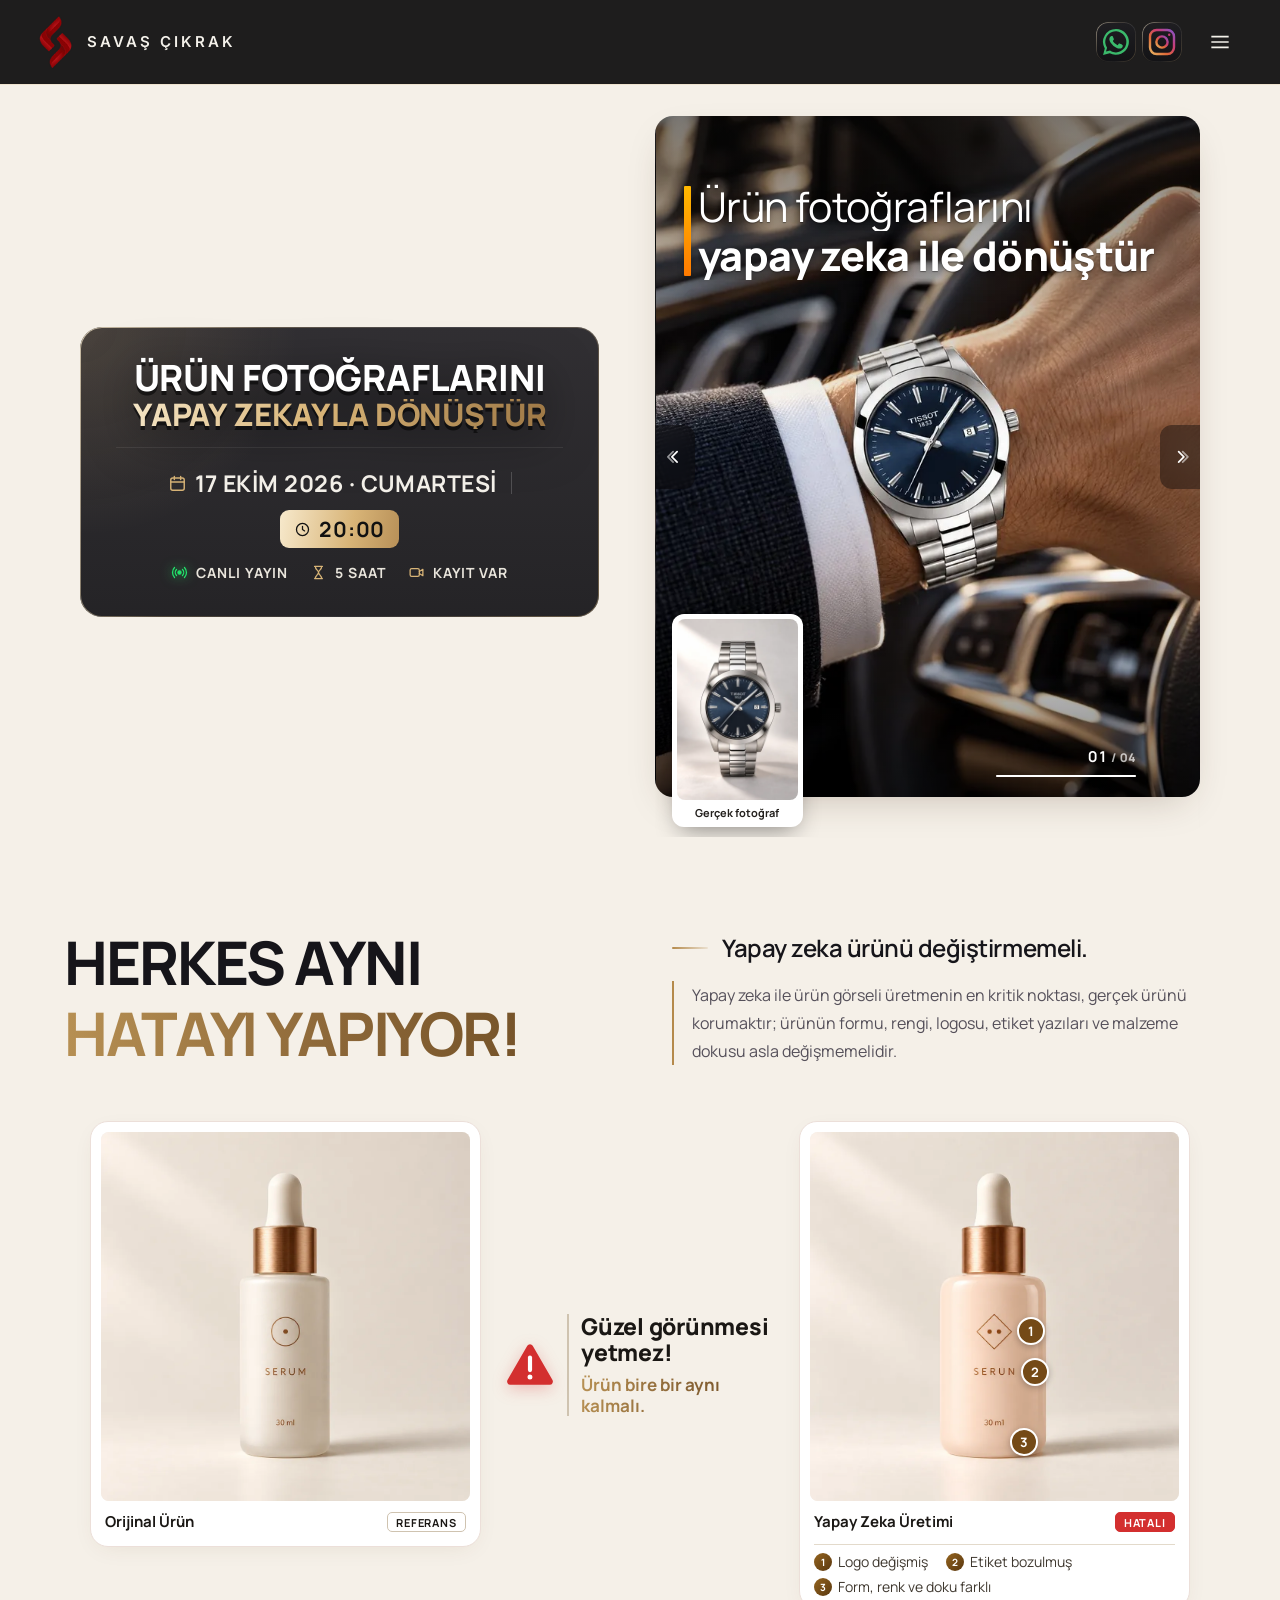
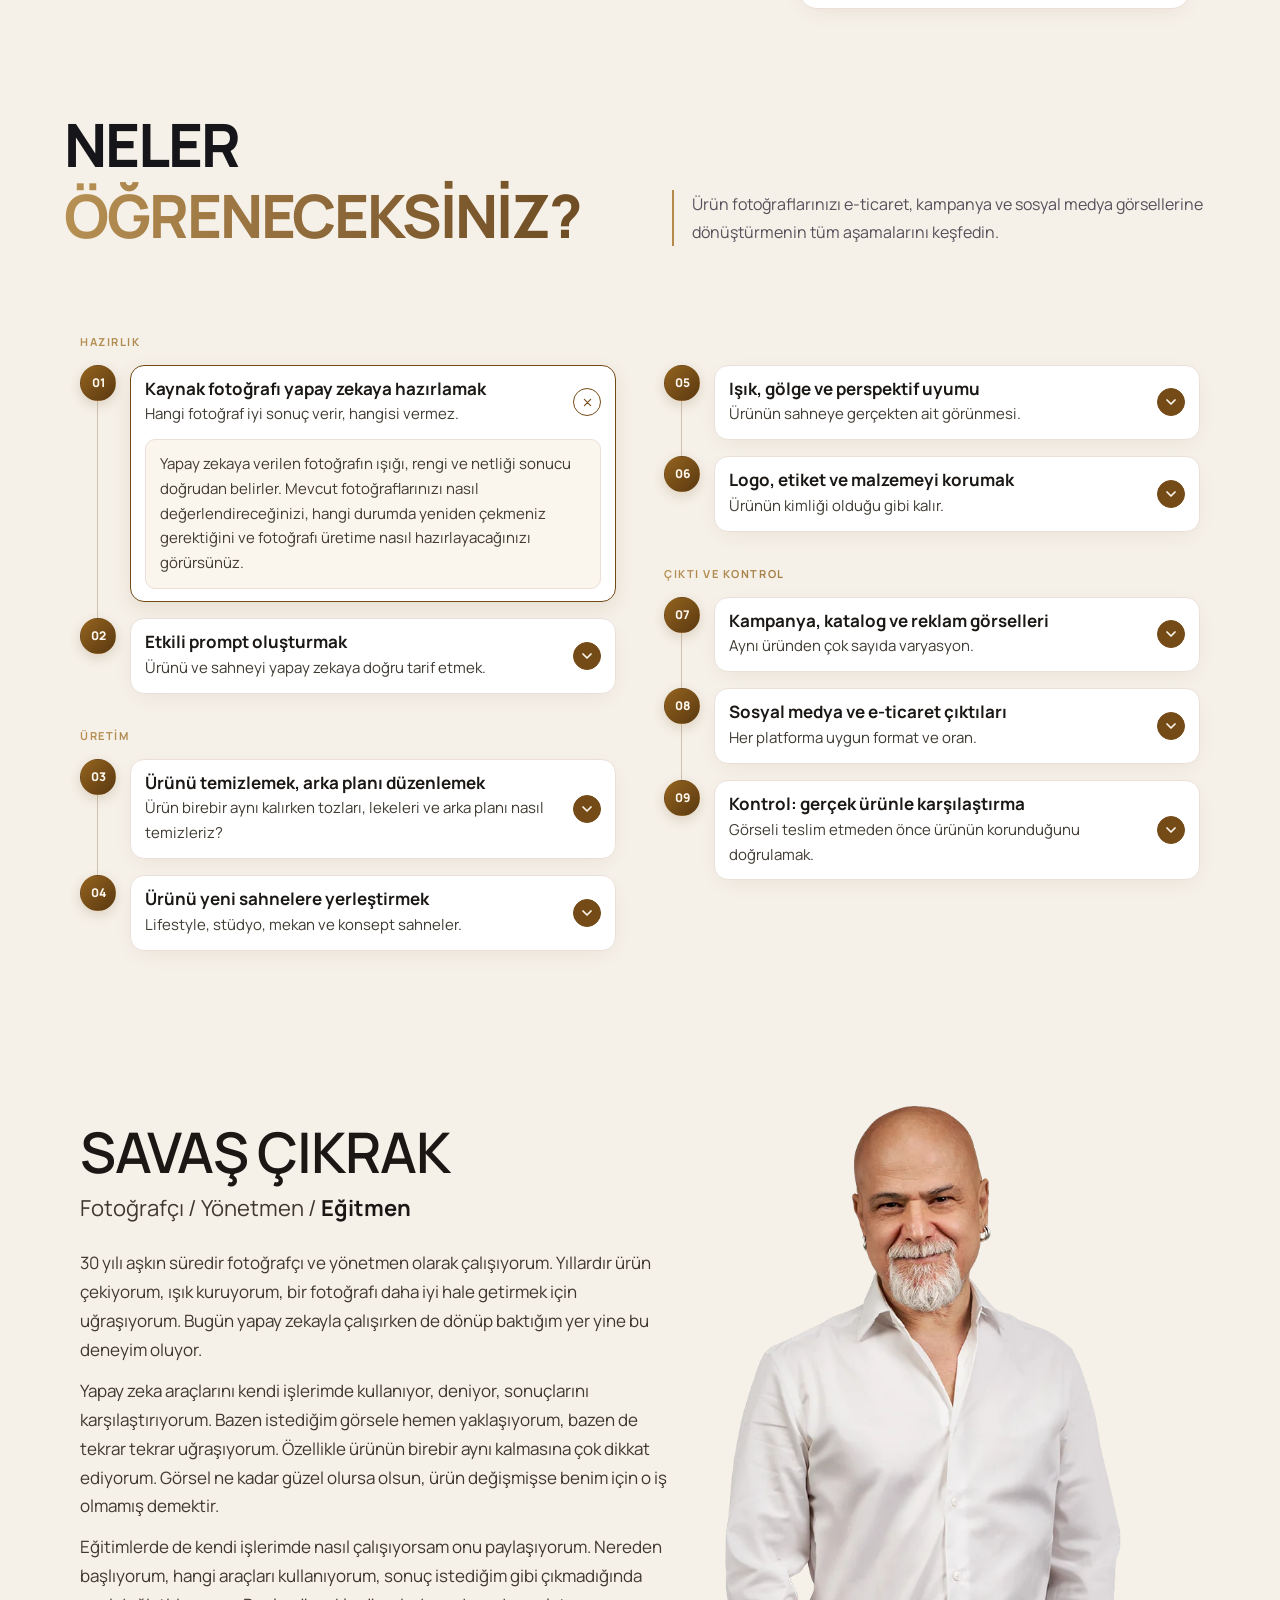
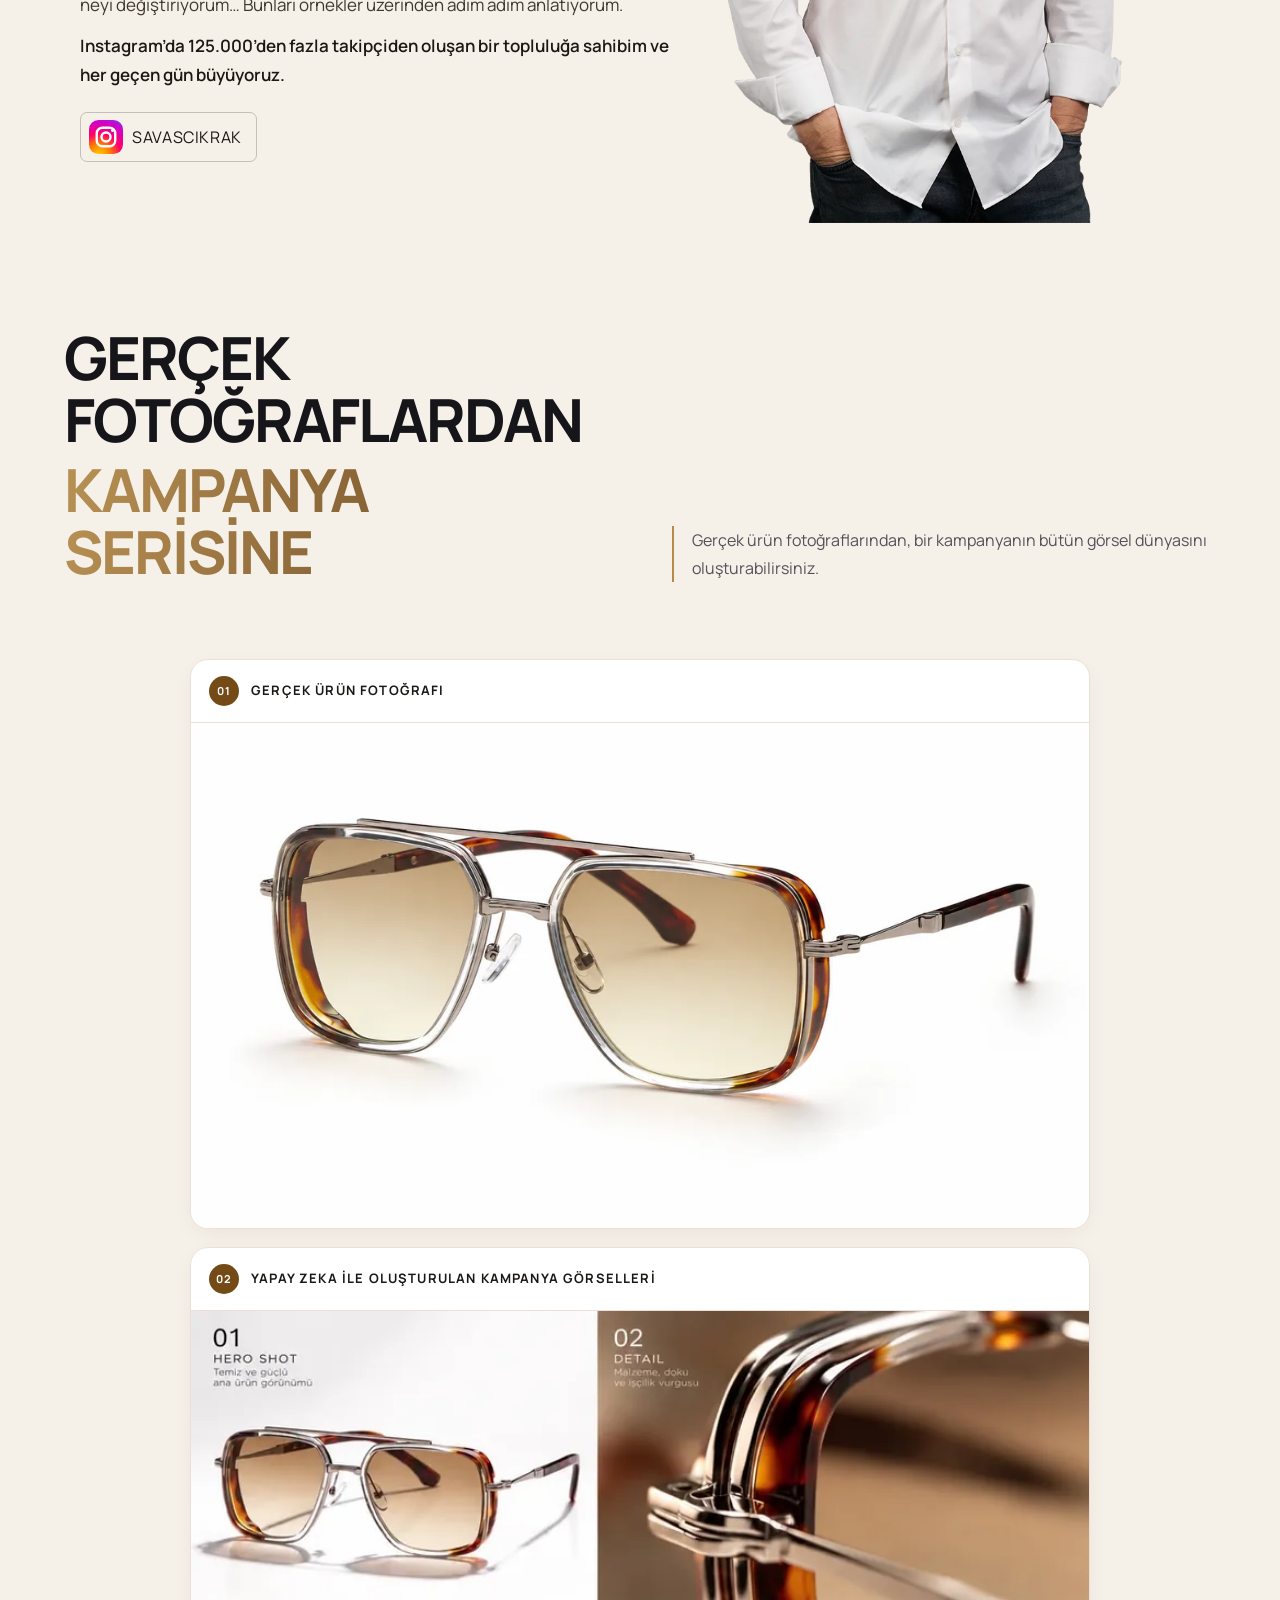
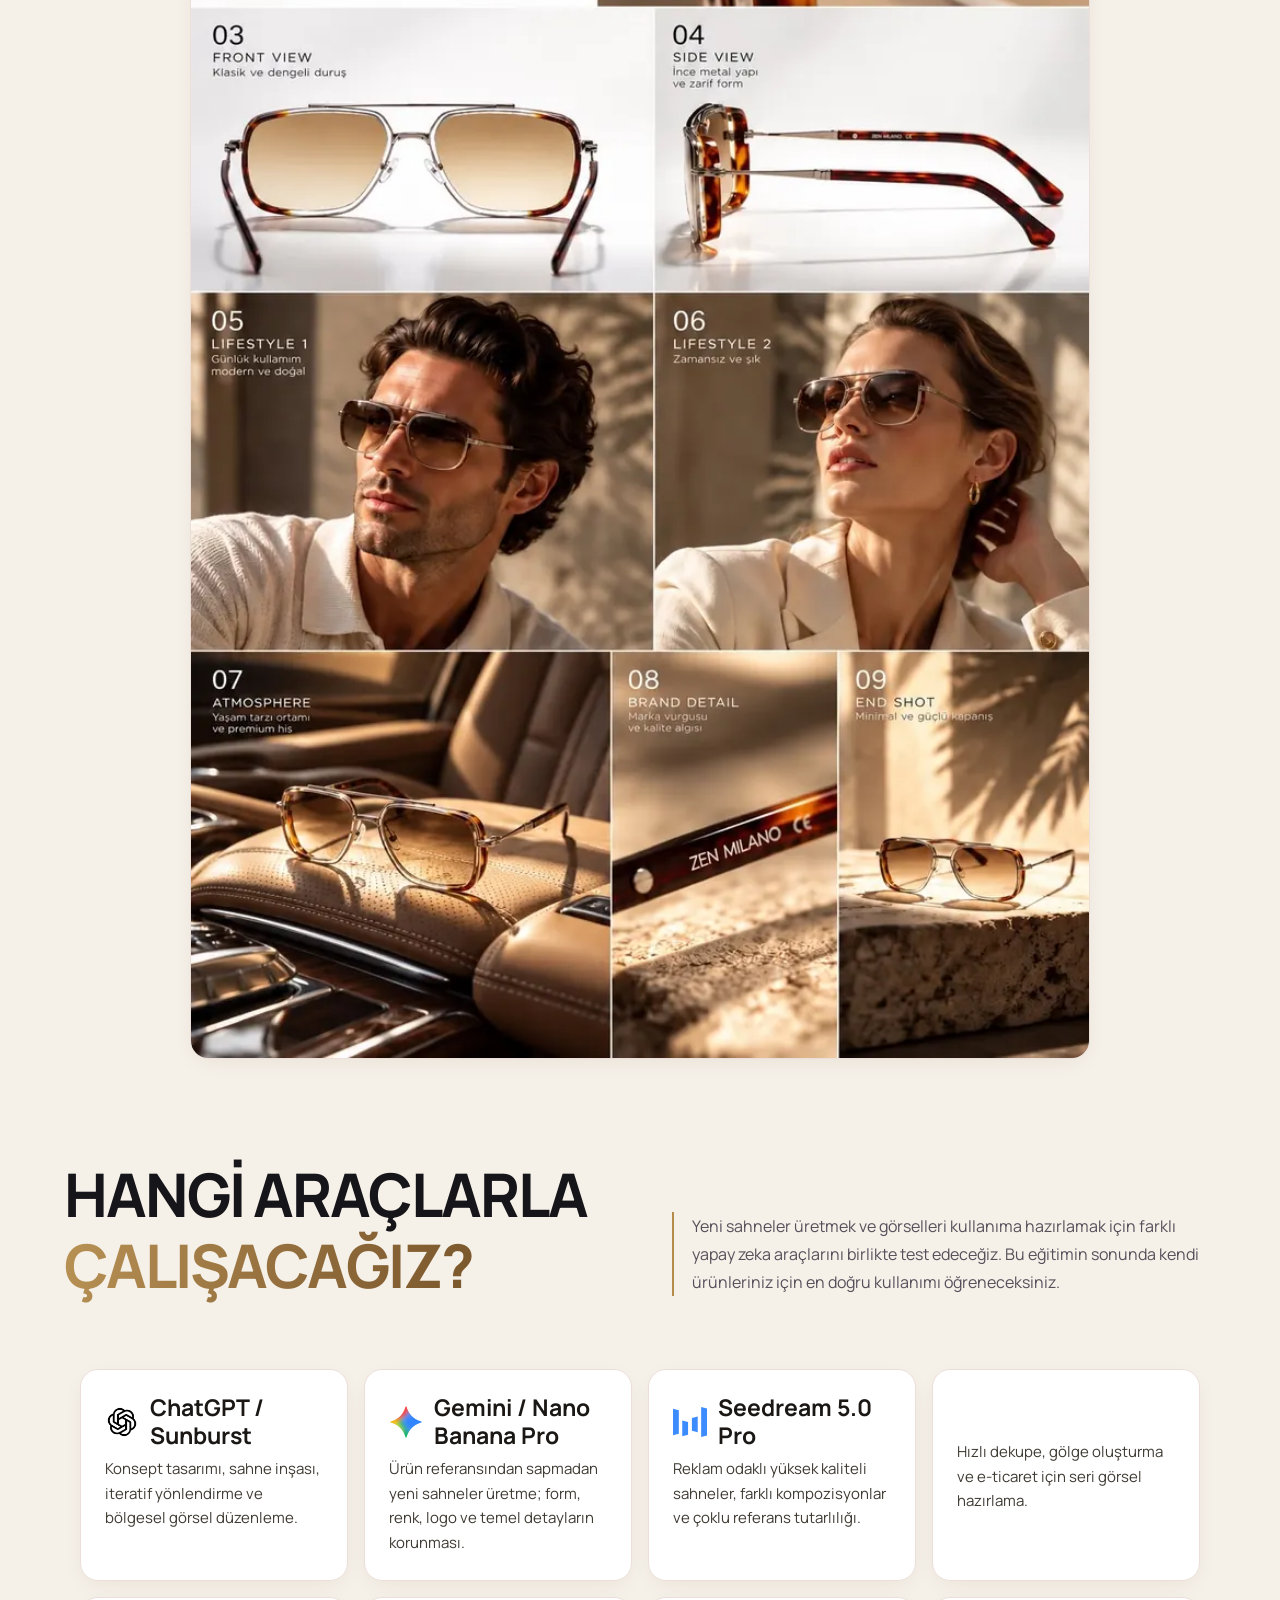
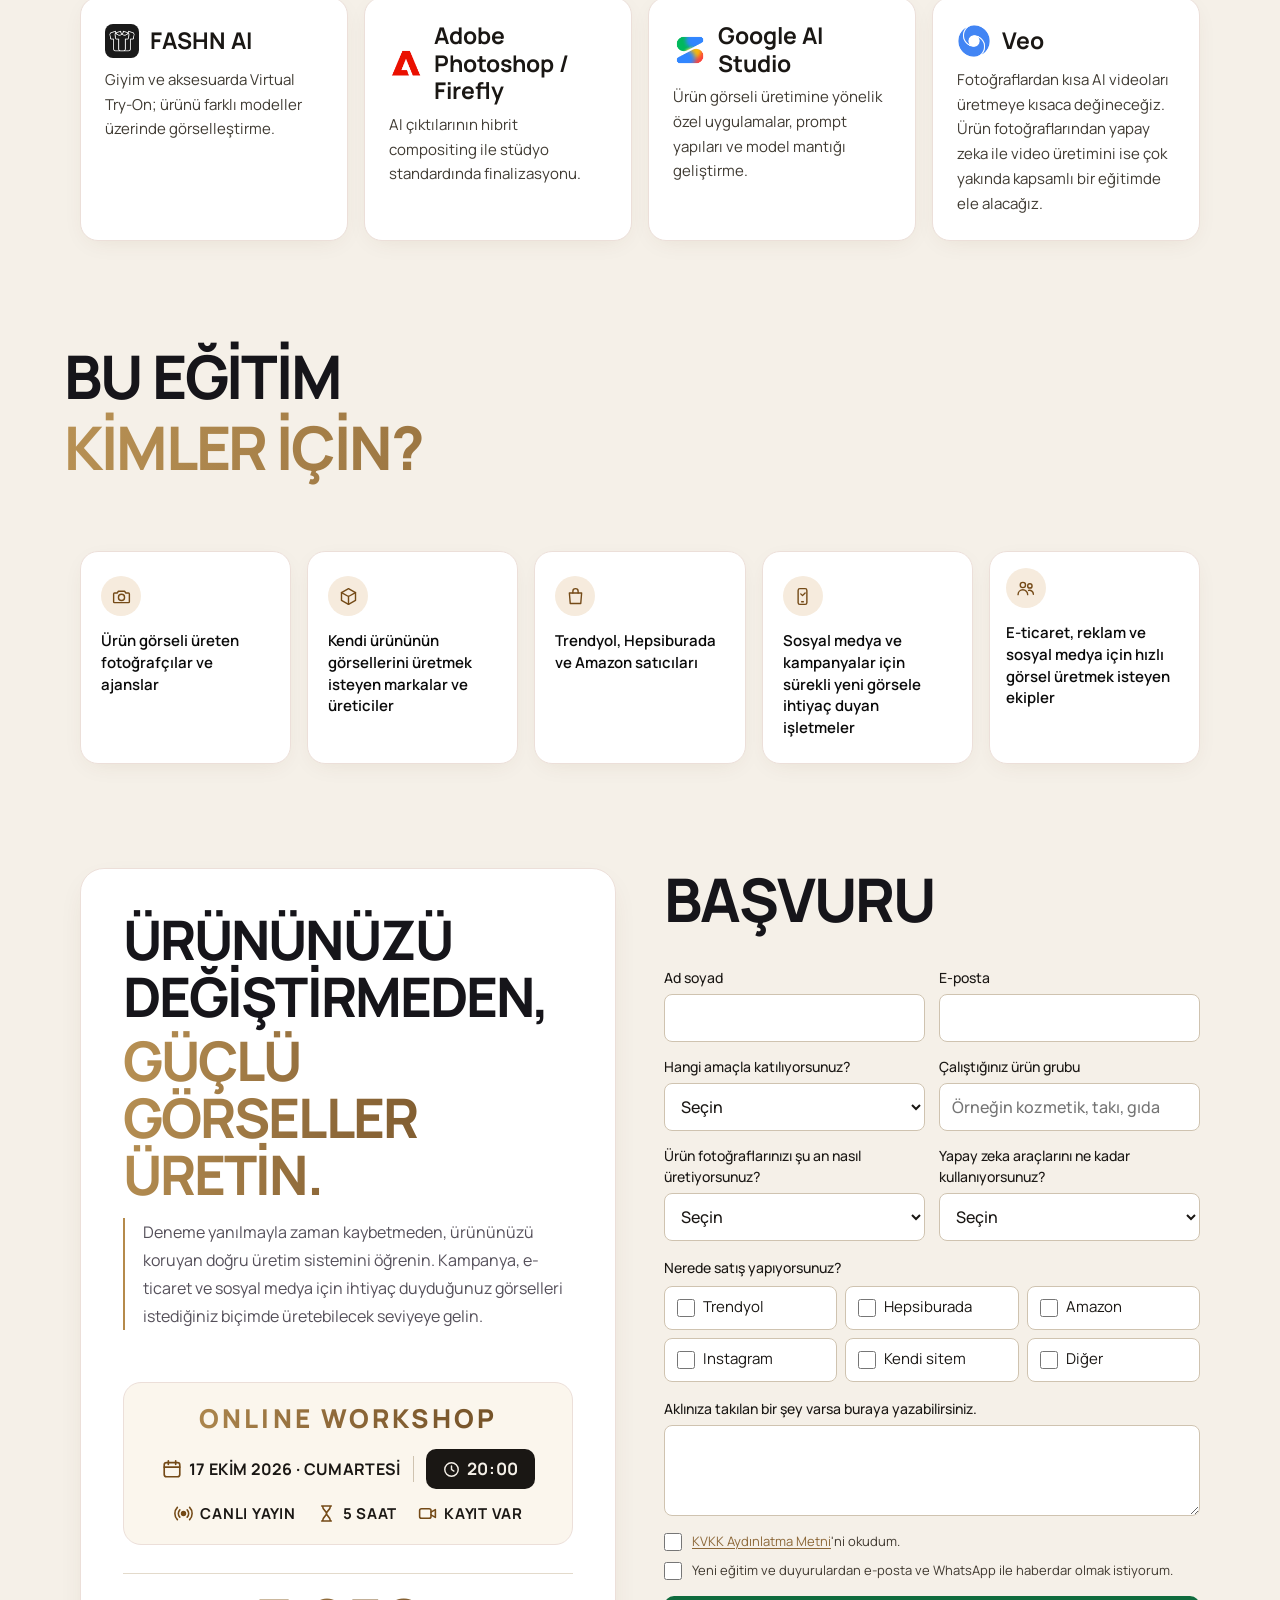
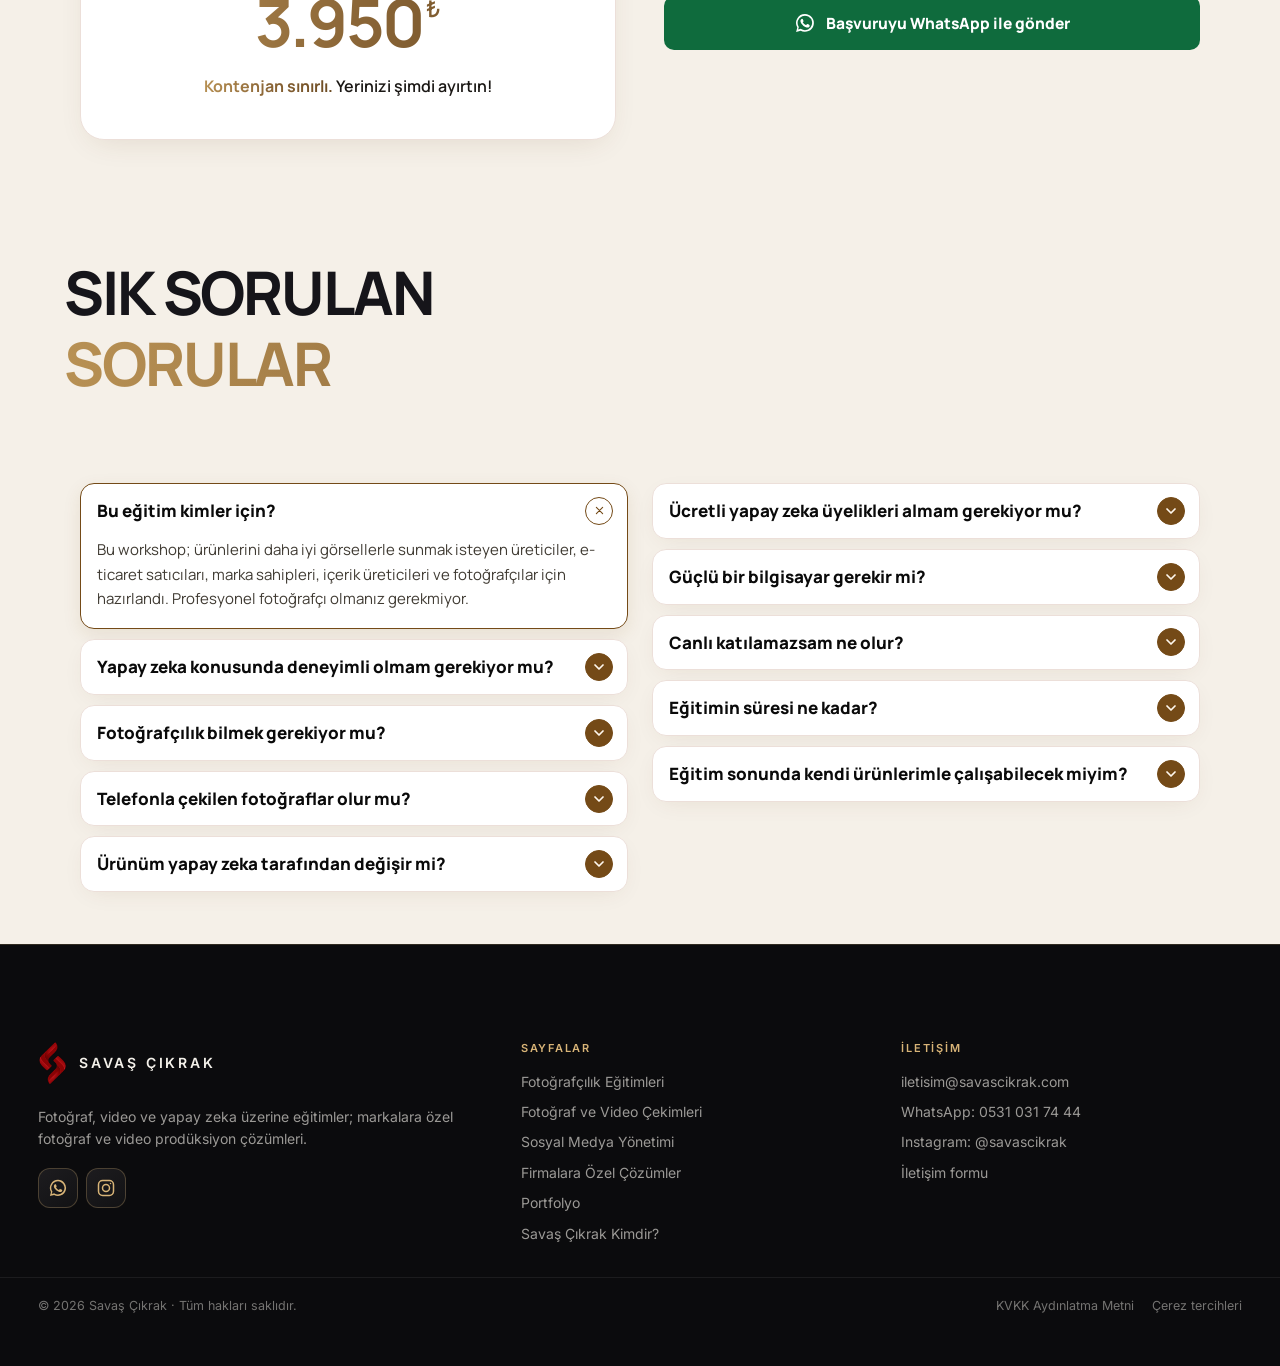
<file: yapay-zeka-ile-urun-fotografi/index.html>
<!doctype html>
<html lang="tr">
<head>
<meta charset="utf-8">
<meta name="viewport" content="width=device-width, initial-scale=1, viewport-fit=cover">
<title>Ürün Fotoğraflarında Yapay Zeka Eğitimi | Savaş Çıkrak</title>
<link rel="icon" href="/favicon.ico?v=3" sizes="any">
<link rel="icon" type="image/png" href="/favicon-64.png?v=3">
<link rel="apple-touch-icon" href="/apple-touch-icon.png?v=3">
<meta name="description" content="Ürün fotoğrafınızdan kampanya, sosyal medya ve e-ticaret görselleri üretin, ürününüz birebir aynı kalsın. Canlı online eğitim: 17 Ekim 2026, 20:00.">
<meta property="og:title" content="Ürün fotoğraflarını yapay zekayla dönüştür.">
<meta property="og:description" content="Ürününüz aynı kalsın. Sahneyi yapay zeka üretsin. Canlı online eğitim, 17 Ekim 2026, 20:00.">
<meta property="og:type" content="website">
<meta property="og:url" content="https://savascikrak.com/yapay-zeka-ile-urun-fotografi/">
<meta property="og:image" content="https://savascikrak.com/yapay-zeka-ile-urun-fotografi/assets/og.jpg">
<meta property="og:image:width" content="1200">
<meta property="og:image:height" content="630">
<meta property="og:locale" content="tr_TR">
<meta property="og:site_name" content="Savaş Çıkrak">
<meta name="twitter:card" content="summary_large_image">
<link rel="canonical" href="https://savascikrak.com/yapay-zeka-ile-urun-fotografi/">
<script type="application/ld+json">
{"@context":"https://schema.org","@graph":[
{"@type":"Person","@id":"https://savascikrak.com/#savas","name":"Savaş Çıkrak","jobTitle":"Fotoğrafçı, yönetmen ve eğitmen","url":"https://savascikrak.com/","sameAs":["https://www.instagram.com/savascikrak/"]},
{"@type":"Course","name":"Ürün Fotoğraflarında Yapay Zeka","description":"Elinizdeki ürün fotoğrafından kampanya, sosyal medya ve e-ticaret görselleri üretmeyi öğrenin; ürün birebir aynı kalır, sahneyi yapay zeka üretir.","inLanguage":"tr","url":"https://savascikrak.com/yapay-zeka-ile-urun-fotografi/","provider":{"@id":"https://savascikrak.com/#savas"},"hasCourseInstance":{"@type":"CourseInstance","courseMode":"online","startDate":"2026-10-17T20:00:00+03:00","instructor":{"@id":"https://savascikrak.com/#savas"}}},
{"@type":"Event","name":"Ürün Fotoğraflarında Yapay Zeka · Canlı Online Eğitim","startDate":"2026-10-17T20:00:00+03:00","eventStatus":"https://schema.org/EventScheduled","eventAttendanceMode":"https://schema.org/OnlineEventAttendanceMode","location":{"@type":"VirtualLocation","url":"https://savascikrak.com/yapay-zeka-ile-urun-fotografi/"},"image":"https://savascikrak.com/yapay-zeka-ile-urun-fotografi/assets/og.jpg","description":"Ürün fotoğrafından kampanya ve e-ticaret görselleri üretmeyi anlatan yaklaşık 5 saatlik canlı workshop (Zoom).","organizer":{"@id":"https://savascikrak.com/#savas"},"performer":{"@id":"https://savascikrak.com/#savas"},"inLanguage":"tr","offers":{"@type":"Offer","price":"3950","priceCurrency":"TRY","availability":"https://schema.org/InStock","url":"https://savascikrak.com/yapay-zeka-ile-urun-fotografi/#basvuru","validFrom":"2026-09-01T00:00:00+03:00"}}
]}
</script>
<meta name="theme-color" content="#F5F0E8">
<link rel="preload" href="/fonts/manrope-latin-wght-normal.woff2" as="font" type="font/woff2" crossorigin>
<link rel="preload" href="/fonts/manrope-latin-ext-wght-normal.woff2" as="font" type="font/woff2" crossorigin>
<link rel="stylesheet" href="/fonts/fontawesome/fa.min.css">
<style>
@font-face{font-family:"Inter";font-style:normal;font-weight:400 700;font-display:swap;src:url(/fonts/inter-latin-wght-normal.woff2) format("woff2");unicode-range:U+0000-00FF,U+0131,U+0152-0153,U+02BB-02BC,U+02C6,U+02DA,U+02DC,U+0304,U+0308,U+0329,U+2000-206F,U+20AC,U+2122,U+2191,U+2193,U+2212,U+2215,U+FEFF,U+FFFD}
@font-face{font-family:"Inter";font-style:normal;font-weight:400 700;font-display:swap;src:url(/fonts/inter-latin-ext-wght-normal.woff2) format("woff2");unicode-range:U+0100-02BA,U+02BD-02C5,U+02C7-02CC,U+02CE-02D7,U+02DD-02FF,U+0304,U+0308,U+0329,U+1D00-1DBF,U+1E00-1E9F,U+1EF2-1EFF,U+2020,U+20A0-20AB,U+20AD-20C0,U+2113,U+2C60-2C7F,U+A720-A7FF}
@font-face{font-family:"Inter";font-style:italic;font-weight:400 700;font-display:swap;src:url(/fonts/inter-latin-wght-italic.woff2) format("woff2");unicode-range:U+0000-00FF,U+0131,U+0152-0153,U+02BB-02BC,U+02C6,U+02DA,U+02DC,U+0304,U+0308,U+0329,U+2000-206F,U+20AC,U+2122,U+2191,U+2193,U+2212,U+2215,U+FEFF,U+FFFD}
@font-face{font-family:"Inter";font-style:italic;font-weight:400 700;font-display:swap;src:url(/fonts/inter-latin-ext-wght-italic.woff2) format("woff2");unicode-range:U+0100-02BA,U+02BD-02C5,U+02C7-02CC,U+02CE-02D7,U+02DD-02FF,U+0304,U+0308,U+0329,U+1D00-1DBF,U+1E00-1E9F,U+1EF2-1EFF,U+2020,U+20A0-20AB,U+20AD-20C0,U+2113,U+2C60-2C7F,U+A720-A7FF}
@font-face{font-family:"Roboto";font-style:normal;font-weight:500 700;font-display:swap;src:url(/fonts/roboto-latin-wght-normal.woff2) format("woff2");unicode-range:U+0000-00FF,U+0131,U+0152-0153,U+02BB-02BC,U+02C6,U+02DA,U+02DC,U+0304,U+0308,U+0329,U+2000-206F,U+20AC,U+2122,U+2191,U+2193,U+2212,U+2215,U+FEFF,U+FFFD}
@font-face{font-family:"Roboto";font-style:normal;font-weight:500 700;font-display:swap;src:url(/fonts/roboto-latin-ext-wght-normal.woff2) format("woff2");unicode-range:U+0100-02BA,U+02BD-02C5,U+02C7-02CC,U+02CE-02D7,U+02DD-02FF,U+0304,U+0308,U+0329,U+1D00-1DBF,U+1E00-1E9F,U+1EF2-1EFF,U+2020,U+20A0-20AB,U+20AD-20C0,U+2113,U+2C60-2C7F,U+A720-A7FF}

/* ===== KAHVE TEKIL (9 Ekim): eski kirmizimsi kahve #8A4B1F yerine baslik degradesi ailesi =====
   duz vurgu #7A5A33 (yazi, ikon, cizgi), dolgu degrade #9A7442 -> #634829, hover #8A6638 -> #523B21 */
.btn:not(.btn-wa){background:linear-gradient(135deg,#9A7442,#634829)}
.btn:not(.btn-wa):hover{background:linear-gradient(135deg,#8A6638,#523B21)}
.tl-list .n,.tl-list .n.dark,.price-date strong,.pf-list b{background:linear-gradient(135deg,#9A7442,#634829);border-color:transparent}
/* kahve yazilar da degrade (kucuk yazida okunurluk icin koyu uc: #9A7442 -> #634829); linkler/hover ve SVG ikonlar duz #7A5A33 */
.hero-live,.hero .sub,.plist .n,.price-amount,.tl-phase,.pf-eyebrow,.pf-vurgu em,.vcard .price b,.price-urgency strong,.logo span{background-image:linear-gradient(100deg,#9A7442,#634829);-webkit-background-clip:text;background-clip:text;-webkit-text-fill-color:transparent;color:transparent}
</style>
<style>
:root{
  --bg:#F5F0E8; --card:#FBF8F3; --tint:#EFE7DA; --line:#E3DACB; --line2:#CFC3B0;
  --ink:#1A1714; --text:#3F382F; --muted:#5E554A; --accent:#744A17;
  --serif:"Roboto",Arial,sans-serif;
  --sans:"Inter",system-ui,-apple-system,"Segoe UI",sans-serif;
  --pad:16px;
}
*{box-sizing:border-box}
html{scroll-behavior:smooth;-webkit-text-size-adjust:100%}
body{margin:0;background:var(--bg);color:var(--ink);font-family:var(--sans);line-height:1.5;padding-bottom:env(safe-area-inset-bottom,0px)}
img{max-width:100%;display:block}
a{color:var(--ink)}
a:hover{color:var(--accent)}
p{margin:0}
h1,h2,h3{margin:0}
.wrap{width:100%;max-width:1200px;margin:0 auto;padding-left:max(var(--pad),env(safe-area-inset-left,0px));padding-right:max(var(--pad),env(safe-area-inset-right,0px))}
.sec{padding-top:40px;padding-bottom:40px;border-top:1px solid var(--line)}
.eb{font-size:11px;letter-spacing:.14em;text-transform:uppercase;font-weight:600;color:var(--muted)}
.h2{font-family:var(--serif);font-weight:600;font-size:32px;line-height:1.05;letter-spacing:-.02em}
.lead{font-size:16px;line-height:1.55;color:var(--text)}
.stack{display:flex;flex-direction:column;gap:16px}
.btn{display:inline-flex;justify-content:center;align-items:center;min-height:54px;padding:0 28px;background:var(--ink);color:var(--bg);border-radius:10px;font-weight:600;font-size:16px;text-decoration:none;border:0;cursor:pointer;font-family:inherit}
.btn:hover{color:var(--bg);background:#000}
.btn.light{background:var(--bg);color:var(--ink)}
.btn.light:hover{background:#fff;color:var(--ink)}

/* Görsel yuvaları: assets klasörüne dosya eklenince görsel kutuyu kaplar */
.ph{position:relative;overflow:hidden;background:#EDE5D8;border:1px dashed #A8987F;border-radius:12px;display:flex;flex-direction:column;justify-content:flex-end;padding:10px;font-size:11px;line-height:1.35;color:#4F473D;margin:0}
.ph img{position:absolute;inset:0;width:100%;height:100%;object-fit:cover}
.ph:has(img) {border-style:solid;border-color:transparent}
.ph strong{font-weight:600}
.ph.white{background:#fff}
.visual-tag.source{line-height:1.25}
.visual-tag:not(.source){left:9px;transform:none}
.visual-tag{position:absolute;z-index:2;bottom:9px;left:50%;transform:translateX(-50%);padding:6px 10px;border-radius:4px;background:rgba(255,255,255,.94);color:var(--ink);border:1px solid rgba(26,23,20,.18);text-align:center;white-space:nowrap;font-size:10.5px;font-weight:700;letter-spacing:.08em;line-height:1;text-transform:uppercase;box-shadow:0 2px 10px rgba(0,0,0,.12)}

/* Nav */
.nav{position:sticky;top:0;z-index:20;background:rgba(245,240,232,.92);backdrop-filter:blur(10px);-webkit-backdrop-filter:blur(10px);border-bottom:1px solid var(--line);padding-top:env(safe-area-inset-top,0px)}
.nav .wrap{display:flex;justify-content:space-between;align-items:center;height:64px}
.logo{font-family:var(--serif);font-weight:600;font-size:22px;letter-spacing:-.01em;text-decoration:none}
.logo span{color:var(--accent)}
.nav-links{display:flex;align-items:center;gap:28px;font-size:15px;font-weight:500}
.nav-links a{text-decoration:none}
.nav-links .hide-m{display:none}
.pill{display:inline-flex;align-items:center;height:44px;padding:0 20px;border:1px solid var(--ink);border-radius:999px;font-weight:600;font-size:14px}

/* Hero */
.hero{display:grid;grid-template-areas:"head" "visual" "details";gap:20px;padding-top:32px;padding-bottom:24px}
.hero-head{grid-area:head;display:flex;flex-direction:column;gap:16px}
.hero-event{align-self:center;width:min(100%,390px);padding:16px 18px 15px;border:1px solid var(--line2);border-top:3px solid var(--accent);border-radius:14px;background:linear-gradient(145deg,rgba(251,248,243,.96),rgba(239,231,218,.72));box-shadow:0 10px 28px rgba(73,54,35,.08);text-align:center}
.hero-meta{margin-top:10px;font-size:14px;line-height:1.4;color:var(--text);text-align:center}
.hero-live{font-size:20px;line-height:1;letter-spacing:.12em;font-weight:800;color:var(--accent)}
.hero-date{display:flex;align-items:center;justify-content:center;gap:12px;margin-top:13px;padding-top:12px;border-top:1px solid var(--line);color:var(--ink);font-size:15px;font-weight:600;letter-spacing:.01em}
.hero-date strong{display:inline-flex;align-items:center;justify-content:center;min-height:32px;padding:0 12px;border-radius:8px;background:var(--ink);color:var(--bg);font-size:15px;letter-spacing:.04em}
.hero-date i{width:1px;height:19px;background:var(--line2)}
.hero h1{font-family:var(--serif);font-weight:700;font-size:clamp(34px,9vw,41px);line-height:.98;letter-spacing:-.04em;text-align:center}
.hero h1 span{display:block;white-space:nowrap}
.hero .sub{font-family:var(--sans);font-style:italic;font-weight:600;font-size:22px;line-height:1.16;color:var(--accent);text-align:center}
.hero-visual{grid-area:visual;display:flex;flex-direction:column;gap:10px}
.hv-top{display:flex;gap:10px}
.hv-top .src{width:37%;flex-shrink:0;height:260px}
.hv-top .model{flex:1;height:260px}
.hv-top .model img{transform:scale(1.1)}
.hv-styles{display:grid;grid-template-columns:repeat(2,minmax(0,1fr));gap:10px}
.hv-styles .ph{height:180px}
.hv-styles .ph:nth-child(1) img{transform:translateX(-3.5%) scale(1.08)}
.caption{font-size:13px;color:var(--muted);text-align:center}
.facts{display:flex;flex-direction:column;gap:10px;padding:16px;background:var(--card);border:1px solid var(--line);border-radius:12px;font-size:14px}
.facts div{display:flex;justify-content:space-between;gap:12px}
.facts span{color:var(--muted)}
.facts strong{text-align:right}

/* Eğitmen kartı */
.trainer{padding-bottom:40px;overflow-x:clip}
html,body{overflow-x:clip}
.tcard{position:relative;margin-top:84px;display:flex;flex-direction:column;justify-content:center;gap:6px;min-height:360px;padding:18px 18px 20px;background:var(--tint);border-radius:16px;clip-path:inset(-600px 0 0 0 round 0 0 16px 16px)}
.tcard img{position:absolute;right:-84px;bottom:0;height:360px;width:auto;max-width:none}
.tcard > *:not(img){position:relative}
.tcard .lbl{font-size:15px;font-weight:700}
.tcard h2{font-family:var(--serif);font-weight:600;font-size:28px;line-height:1;letter-spacing:-.01em;white-space:nowrap}
.tcard .roles{font-size:14px;color:var(--text);margin-top:2px}
.tcard .roles strong{color:var(--ink)}
.tcard .bio{font-size:13.5px;line-height:1.5;color:var(--text);margin-top:8px;width:52%}
.tcard .bio .bio-line{display:block;white-space:nowrap}
.tcard .instagram-link{display:inline-flex;align-items:center;gap:9px;width:max-content;margin-top:9px;padding:6px 11px 6px 7px;background:transparent;border:1px solid rgba(26,23,20,.22);border-radius:7px;color:var(--ink);font-size:14px;font-weight:400;letter-spacing:.04em;text-decoration:none}
.tcard .instagram-link:hover{border-color:var(--accent);color:var(--ink)}
.tcard .instagram-link svg{width:30px;height:30px;flex:0 0 auto}

/* Koruma */
.grid2{display:grid;grid-template-columns:repeat(2,minmax(0,1fr));gap:10px}
.fcard{display:flex;flex-direction:column;gap:8px;padding:10px;background:var(--card);border:1px solid var(--line);border-radius:12px}
.fcard .ph{height:110px}
.fcard .ph figcaption{position:absolute;z-index:2;left:8px;right:8px;bottom:8px;display:flex;justify-content:space-between;gap:8px;color:#fff;font-size:9px;font-weight:700;letter-spacing:.08em;text-transform:uppercase}
.fcard .ph figcaption span{padding:4px 6px;border-radius:3px;background:rgba(20,18,16,.76);color:#fff;line-height:1}
.fcard strong{font-size:15px}
.fcard span{font-size:13px;color:var(--muted);line-height:1.4}

/* Süreç */
.steps{display:flex;flex-direction:column;gap:18px}
.step{display:flex;gap:14px}
.num{flex-shrink:0;width:36px;height:36px;border-radius:50%;border:1px solid var(--ink);display:flex;align-items:center;justify-content:center;font-size:13px;font-weight:600}
.num.dark{background:var(--ink);color:var(--bg)}
.step strong{font-size:16px;display:block;margin-bottom:4px}
.step p{font-size:14px;line-height:1.5;color:var(--text)}
.step-imgs .ph{height:110px}

/* Video eğitimler */
.tint{background:var(--tint);border-top:0}
.vcards{display:flex;flex-direction:column;gap:12px}
.vcard{display:flex;flex-direction:column;gap:10px;padding:12px;background:var(--card);border:1px solid var(--line);border-radius:12px}
.vcard .ph{height:150px}
.vcard strong{font-size:17px}
.vcard p{font-size:14px;line-height:1.5;color:var(--text)}
.vcard .price{display:flex;align-items:baseline;flex-wrap:wrap;gap:5px 8px;font-size:14px;font-weight:500}
.vcard .price-label{color:var(--text)}
.vcard .price-bridge{color:var(--text)}
.vcard .old-price{color:var(--muted);font-weight:500}
.vcard .price b{color:var(--accent);font-size:22px;line-height:1;font-weight:700}

/* Program */
.plist{display:flex;flex-direction:column;list-style:none;margin:0;padding:0}
.plist li{display:flex;gap:14px;padding:14px 0;border-top:1px solid var(--line)}
.plist li:last-child{border-bottom:1px solid var(--line)}
.plist .n{font-size:13px;font-weight:600;color:var(--accent);width:22px;flex-shrink:0}
.plist strong{font-size:15px;display:block;margin-bottom:3px}
.plist span{font-size:14px;color:var(--muted);line-height:1.45}

/* Galeri */
.gallery{display:grid;grid-template-columns:repeat(2,minmax(0,1fr));gap:10px}
.gallery .ph{height:180px}

/* Kimler / ihtiyaç */
.who{display:flex;flex-direction:column;gap:10px;font-size:15px;line-height:1.45}
.who div{padding:14px;background:var(--card);border:1px solid var(--line);border-radius:10px}
.quote{font-family:var(--serif);font-size:19px;line-height:1.35}
.chips{display:flex;flex-wrap:wrap;gap:8px;font-size:14px;font-weight:500}
.chips span{padding:8px 14px;border:1px solid var(--line2);border-radius:999px}
.split{display:flex;flex-direction:column;gap:0}
.split > div{padding-top:40px;padding-bottom:40px}
.split > div + div{border-top:1px solid var(--line)}

/* Fiyat + form */
.buy{display:flex;flex-direction:column;gap:0}
.price-box{position:relative;overflow:hidden;display:flex;flex-direction:column;gap:24px;margin-top:40px;padding:30px 22px;border:1px solid var(--line2);border-top:4px solid var(--accent);border-radius:18px;background:linear-gradient(145deg,#FBF8F3 0%,#ECE2D3 100%);color:var(--ink);box-shadow:0 18px 46px rgba(73,54,35,.11)}
.price-box::after{content:"";position:absolute;right:-90px;bottom:-110px;width:260px;height:260px;border:1px solid rgba(116,74,23,.13);border-radius:50%;box-shadow:0 0 0 34px rgba(116,74,23,.035),0 0 0 68px rgba(116,74,23,.025);pointer-events:none}
.price-copy{position:relative;z-index:1;display:flex;flex-direction:column;gap:12px}
.price-copy h2{font-family:var(--serif);font-size:29px;line-height:1.08;letter-spacing:-.025em;font-weight:700}
.price-copy p{font-size:15px;line-height:1.65;color:var(--text)}
.price-event{position:relative;z-index:1;padding:16px 17px 15px;border:1px solid var(--line2);border-radius:13px;background:rgba(251,248,243,.72)}
.price-date{display:flex;align-items:center;justify-content:center;gap:10px;color:var(--ink);font-size:14px;font-weight:600;letter-spacing:.01em}
.price-date strong{display:inline-flex;align-items:center;justify-content:center;min-height:32px;padding:0 12px;border-radius:999px;background:var(--ink);color:var(--bg);font-size:15px;letter-spacing:.04em}
.price-date i{width:1px;height:19px;background:var(--line2)}
.price-amount{position:relative;z-index:1;display:flex;align-items:flex-start;justify-content:center;gap:4px;padding-top:19px;border-top:1px solid var(--line);font-family:var(--serif);font-weight:700;font-size:50px;line-height:.9;letter-spacing:-.045em;color:var(--accent)}
.price-amount small{padding-top:4px;font-family:var(--sans);font-size:19px;line-height:1;font-weight:600;letter-spacing:0}
.price-urgency{position:relative;z-index:1;margin-top:-6px;text-align:center;font-size:16px;line-height:1.4;font-weight:600;color:var(--ink)}
.price-urgency strong{color:var(--accent);font-weight:700}
.form{display:flex;flex-direction:column;gap:16px;padding-top:44px;padding-bottom:44px}
.fgrid{display:flex;flex-direction:column;gap:16px}
.fld{display:flex;flex-direction:column;gap:6px;font-size:13px;font-weight:500}
.inp{height:48px;border:1px solid var(--line2);border-radius:8px;background:#fff;padding:0 12px;font:inherit;font-size:16px;color:var(--ink);width:100%}
.inp:focus{outline:2px solid var(--accent);outline-offset:1px}
.check{display:flex;gap:10px;align-items:flex-start;font-size:14px;line-height:1.45;padding:12px;background:var(--card);border:1px solid var(--line);border-radius:10px;cursor:pointer}
.check input{width:20px;height:20px;margin:0;flex-shrink:0;accent-color:var(--ink)}
.note{font-size:13px;line-height:1.5;color:var(--muted)}
.form-ok{display:none;padding:14px;background:var(--card);border:1px solid var(--line);border-radius:10px;font-size:15px}
.fld small{font-weight:400;color:var(--muted)}
.inp-area{height:auto;min-height:84px;padding:10px 12px;line-height:1.45;resize:vertical}
.chk-group{border:0;margin:0;padding:0;min-width:0}
.chk-group legend{padding:0;margin-bottom:8px}
.chk-list{display:grid;grid-template-columns:repeat(2,minmax(0,1fr));gap:8px}
.chk{display:flex;align-items:center;gap:8px;min-height:44px;padding:0 12px;border:1px solid var(--line2);border-radius:8px;background:#fff;font-size:15px;font-weight:400;color:var(--ink);cursor:pointer}
.chk input,.consent input{flex:0 0 auto;width:18px;height:18px;margin:0;accent-color:var(--accent)}
.consents{display:flex;flex-direction:column;gap:10px}
.consent{display:flex;align-items:flex-start;gap:10px;font-size:13px;line-height:1.45;color:var(--text);cursor:pointer}
.consent input{margin-top:1px}
.consent a{color:var(--accent);text-decoration:underline;text-underline-offset:2px}
.inp.err{border-color:#B3261E;box-shadow:0 0 0 1px #B3261E}
.consent.err{color:#B3261E}
.consent.err input{outline:2px solid #B3261E;outline-offset:1px}
.form-err{display:none;font-size:13px;color:#B3261E}
.form-note{font-size:14px;line-height:1.5;color:var(--muted);margin:0}

/* SSS */
.faq details{border-top:1px solid var(--line);padding:14px 0}
.faq details:last-child{border-bottom:1px solid var(--line)}
.faq summary{font-size:15px;font-weight:600;cursor:pointer;list-style:none;display:flex;justify-content:space-between;gap:12px}
.faq summary::-webkit-details-marker{display:none}
.faq summary::after{content:"+";font-weight:400;font-size:20px;line-height:1}
.faq details[open] summary::after{content:"–"}
.faq p{font-size:14px;line-height:1.5;color:var(--text);margin-top:8px}

/* Kapanış */
.final{background:var(--tint);padding-top:44px;padding-bottom:44px}
.final .in{display:flex;flex-direction:column;gap:18px}
.final .big{font-family:var(--serif);font-weight:600;font-size:32px;line-height:1.08;letter-spacing:-.02em}
footer{background:var(--ink);color:#C9BDAA;font-size:13px;padding-top:32px;padding-bottom:32px}
footer .wrap{display:flex;flex-direction:column;gap:8px}
footer .logo{color:var(--bg);font-size:20px}

/* Mobil sabit başvuru çubuğu */
.sticky{position:fixed;left:0;right:0;bottom:0;z-index:30;padding:10px var(--pad) calc(10px + env(safe-area-inset-bottom,0px));background:rgba(245,240,232,.95);backdrop-filter:blur(10px);-webkit-backdrop-filter:blur(10px);border-top:1px solid var(--line);display:flex;align-items:center;justify-content:space-between;gap:12px}
.sticky .info{font-size:13px;line-height:1.3}
.sticky .info strong{display:block;font-size:14px}
.sticky .btn{min-height:48px;padding:0 22px;font-size:15px}

/* Tablet ve masaüstü */
@media (min-width:900px){
  :root{--pad:40px}
  body{padding-bottom:0}
  .sticky{display:none}
  .nav .wrap{height:76px}
  .logo{font-size:26px}
  .nav-links .hide-m{display:inline}
  .pill{background:var(--ink);color:var(--bg);border-color:var(--ink)}
  .pill:hover{color:var(--bg)}
  .sec{padding-top:88px;padding-bottom:88px}
  .eb{font-size:12px}
  .h2{font-size:48px;line-height:1.04}
  .lead{font-size:18px}
  .hero{grid-template-columns:minmax(0,1fr) minmax(0,1fr);grid-template-areas:"head visual";column-gap:64px;row-gap:24px;padding-top:72px;padding-bottom:56px;align-items:start}
  .hero h1{font-size:66px;line-height:.98;letter-spacing:-.035em}
  .hero .sub{font-size:28px}
  .hero-head{gap:22px;align-self:start}
  .hv-top .src{width:190px;height:420px}
  .hv-top .model{height:420px}
  .hv-styles .ph{height:230px}
  .ph{font-size:13px;padding:14px}
  .caption{text-align:left;font-size:14px}
  .visual-tag{bottom:12px;padding:7px 11px;font-size:11px}
  .visual-tag:not(.source){left:12px}
  .facts{flex-direction:row;gap:28px;padding:18px 0;background:none;border:0;border-top:1px solid var(--line);border-bottom:1px solid var(--line);border-radius:0;font-size:15px}
  .facts div{flex-direction:column;gap:4px;justify-content:flex-start}
  .facts span{font-size:13px}
  .facts strong{text-align:left}
  .trainer{padding-bottom:88px}
  .tcard{margin-top:150px;min-height:400px;padding:56px 64px;justify-content:center;gap:10px;border-radius:20px;clip-path:inset(-600px 0 0 0 round 0 0 20px 20px)}
  .tcard img{right:80px;height:560px}
  .tcard .lbl{font-size:20px}
  .tcard h2{font-size:56px;letter-spacing:-.02em}
  .tcard .roles{font-size:22px}
  .tcard .bio{font-size:18px;line-height:1.6;width:auto;max-width:460px;margin-top:12px}
  .tcard .bio .bio-line{display:inline;white-space:normal}
  .tcard .instagram-link{margin-top:12px;padding:7px 14px 7px 8px;font-size:16px}
  .tcard .instagram-link svg{width:34px;height:34px}
  .head2{display:grid;grid-template-columns:repeat(2,minmax(0,1fr));gap:64px;align-items:end}
  .grid4{grid-template-columns:repeat(4,minmax(0,1fr));gap:16px}
  .fcard{padding:12px;border-radius:14px}
  .fcard .ph{height:200px}
  .fcard strong{font-size:18px}
  .fcard span{font-size:15px}
  .steps{display:grid;grid-template-columns:repeat(4,minmax(0,1fr));gap:24px}
  .step{flex-direction:column;gap:12px}
  .step-imgs{display:none}
  .step .ph-d{display:flex;height:200px}
  .step strong{font-size:19px}
  .step p{font-size:15px}
  .vsec{display:grid;grid-template-columns:repeat(2,minmax(0,1fr));gap:64px;align-items:center}
  .vcards{display:grid;grid-template-columns:repeat(2,minmax(0,1fr));gap:16px}
  .vcard{padding:14px;border-radius:14px}
  .vcard .ph{height:220px}
  .vcard strong{font-size:18px}
  .vcard p,.vcard .price{font-size:15px}
  .psec{display:grid;grid-template-columns:repeat(2,minmax(0,1fr));gap:64px}
  .plist li{gap:18px;padding:16px 0}
  .plist strong{font-size:17px}
  .plist span{font-size:15px}
  .gallery{grid-template-columns:repeat(3,minmax(0,1fr));gap:16px}
  .gallery .ph{height:300px}
  .split{display:grid;grid-template-columns:repeat(2,minmax(0,1fr));gap:64px}
  .split > div{padding-top:88px;padding-bottom:88px}
  .split > div + div{border-top:0}
  .who{font-size:16px}
  .quote{font-size:22px}
  .chips{font-size:15px;gap:10px}
  .buy{display:grid;grid-template-columns:repeat(2,minmax(0,1fr));gap:48px;align-items:start;padding-top:88px;padding-bottom:88px}
  .price-box{margin:0;padding:42px;border-radius:18px;gap:28px}
  .price-copy h2{font-size:38px}
  .price-copy p{font-size:16px}
  .price-event{padding:18px 20px}
  .price-date{font-size:15px}
  .price-amount{font-size:66px}
  .price-amount small{font-size:23px}
  .form{padding:0}
  .fgrid{display:grid;grid-template-columns:repeat(2,minmax(0,1fr));gap:14px}
  .fgrid .fld{justify-content:flex-end}
  .chk-list{grid-template-columns:repeat(3,minmax(0,1fr))}
  .fld{font-size:14px}
  .faqsec{display:grid;grid-template-columns:repeat(2,minmax(0,1fr));gap:64px}
  .faq summary{font-size:17px}
  .faq p{font-size:15px}
  .final{padding-top:80px;padding-bottom:80px}
  .final .in{flex-direction:row;justify-content:space-between;align-items:center;gap:48px}
  .final .big{font-size:52px;max-width:760px}
  footer .wrap{flex-direction:row;justify-content:space-between;align-items:center}
}
.ph-d{display:none}

/* ===== Tasarım düzenlemesi v2 (mobil öncelikli) ===== */
.h2{font-weight:700}
.hero .sub{font-style:normal;font-weight:500}
.fcard{background:none;border:0;padding:0;gap:6px}
.who{gap:0}
.who div{background:none;border:0;border-top:1px solid var(--line);border-radius:0;padding:14px 0}
.who div:last-child{border-bottom:1px solid var(--line)}
.steps,.gallery{display:flex;flex-direction:row;gap:12px;overflow-x:auto;scroll-snap-type:x mandatory;scroll-padding-left:var(--pad);margin:0 calc(-1 * var(--pad));padding:0 var(--pad) 4px;scrollbar-width:none;-webkit-overflow-scrolling:touch}
.steps::-webkit-scrollbar,.gallery::-webkit-scrollbar{display:none}
.step{flex:0 0 78%;flex-direction:column;gap:10px;scroll-snap-align:start}
.step .ph-d{display:flex;height:200px}
.step-imgs{display:none}
.gallery .ph{flex:0 0 72%;height:280px;scroll-snap-align:start}
.swipe{font-size:12px;color:var(--muted);letter-spacing:.04em;margin-top:-4px}
@media (min-width:900px){
  .swipe{display:none}
  .steps,.gallery{margin:0;padding:0;overflow:visible}
  .steps{display:grid;grid-template-columns:repeat(4,minmax(0,1fr));gap:24px}
  .step{flex:none}
  .gallery{display:grid;grid-template-columns:repeat(3,minmax(0,1fr));gap:16px}
  .gallery .ph{height:300px}
  .hero h1{font-size:min(52px,3.6vw);text-align:left}
  .hero-event{align-self:flex-start;width:auto;min-width:390px;text-align:left}
  .hero-date{justify-content:flex-start}
  .hero-meta{text-align:left}
  .hero .sub{text-align:left}
  .psec > .stack:first-child{position:sticky;top:110px;align-self:start}
}

#kimler,#cekim{scroll-margin-top:16px}
#program{scroll-margin-top:16px}

/* Program: gruplu zaman çizelgesi */
.program-intro{position:relative;overflow:hidden;padding:26px 24px 28px;border:1px solid var(--line2);border-top:4px solid var(--accent);border-radius:16px;background:linear-gradient(145deg,#FBF8F3 0%,#ECE2D3 100%);box-shadow:0 14px 36px rgba(73,54,35,.09)}
.program-intro::after{content:"01—09";position:absolute;right:18px;bottom:10px;font-family:var(--serif);font-size:54px;line-height:1;font-weight:700;letter-spacing:-.05em;color:rgba(116,74,23,.08);pointer-events:none}
.program-intro h2{position:relative;z-index:1;font-family:var(--sans);font-size:34px;line-height:1.1;letter-spacing:.04em;font-weight:800;text-transform:uppercase;text-align:center;color:var(--ink)}
.program-sub{position:relative;z-index:1;max-width:560px;margin:12px auto 0;font-size:16px;line-height:1.55;text-align:center;color:var(--text)}
.program-intro .lead{position:relative;z-index:1;width:auto;max-width:620px;margin:12px auto 0;text-align:center}
.protection-intro,.tools-intro{align-self:stretch;position:relative;top:auto}
.protection-intro::after,.tools-intro::after{display:none}
.protection-copy{width:100%;max-width:900px;margin:4px auto 0;padding-top:12px;text-align:left}
.protection-copy .lead{line-height:1.65}
.campaign-intro{width:100%;max-width:900px;margin:0 auto;text-align:center}
.campaign-showcase{display:flex;flex-direction:column;gap:14px;width:100%;max-width:900px;margin:4px auto 0}
.campaign-card{overflow:hidden;margin:0;background:var(--card);border:1px solid var(--line);border-radius:14px;box-shadow:0 12px 30px rgba(73,54,35,.08)}
.campaign-card figcaption{display:flex;align-items:center;gap:12px;padding:13px 15px;border-bottom:1px solid var(--line);font-size:12px;font-weight:700;letter-spacing:.09em;text-transform:uppercase;color:var(--ink)}
.campaign-card figcaption b{display:flex;align-items:center;justify-content:center;flex:0 0 auto;width:30px;height:30px;border-radius:50%;background:var(--accent);color:#fff;font-size:11px}
.campaign-card img{display:block;width:100%;height:auto}
.tl{display:flex;flex-direction:column;gap:20px}
.tl-phase{font-size:11px;letter-spacing:.14em;text-transform:uppercase;font-weight:700;color:var(--accent);margin-bottom:6px}
.tl-list{list-style:none;margin:0;padding:0;position:relative}
.tl-list li:not(:last-child)::after{content:"";position:absolute;left:17px;top:44px;bottom:-8px;width:1px;background:var(--line2)}
.tl{margin-top:6px}
.tl-list li{position:relative;display:flex;gap:14px;align-items:flex-start;padding:8px 0}
.tl-list .n{flex-shrink:0;width:36px;height:36px;border-radius:50%;background:var(--accent);border:1px solid var(--accent);display:flex;align-items:center;justify-content:center;font-size:12px;font-weight:800;color:#FFF8EF;position:relative;z-index:1;box-shadow:0 4px 12px rgba(116,74,23,.18)}
.tl-list .n.dark{background:var(--accent);border-color:var(--accent);color:#FFF8EF}

.tl-list strong{display:block;font-size:15px;line-height:1.35;margin-bottom:2px}
.tl-list li span:not(.n){font-size:14px;line-height:1.45;color:var(--muted)}
@media (min-width:900px){
  .program-intro{align-self:start;position:sticky;top:110px;padding:36px 38px 40px}
  .protection-intro,.tools-intro{align-self:stretch;position:relative;top:auto;padding:36px 38px 40px}
  .protection-copy{padding-top:15px}
  .campaign-showcase{gap:18px}
  .campaign-card figcaption{padding:16px 18px;font-size:13px}
  .tl{gap:26px}
  .tl-list strong{font-size:17px}
  .tl-list li span:not(.n){font-size:15px}
}
@media (max-width:899px){
  .program-intro{padding:24px 16px 26px}
  .program-intro{padding-bottom:24px}
  .program-intro::after{font-size:44px;bottom:8px}
  .program-intro h2{font-size:clamp(19px,5.6vw,25px);line-height:1.2;letter-spacing:0;white-space:normal;text-wrap:balance}
  .program-intro .lead{font-size:15px;margin-top:10px}
  .program-sub{font-size:15px;margin-top:10px}
}

/* Program detayları (açılır) */
.tl-list details{flex:1;min-width:0;padding-top:7px}
.tl-list summary{list-style:none;cursor:pointer;position:relative;padding-right:30px}
.tl-list summary::-webkit-details-marker{display:none}
.tl-list summary::after{content:"+";position:absolute;right:0;top:-3px;width:24px;height:24px;border-radius:50%;border:1px solid var(--line2);display:flex;align-items:center;justify-content:center;font-size:16px;line-height:1;color:var(--ink);transition:transform .2s ease}
.tl-list details[open] summary::after{content:"–";background:var(--ink);border-color:var(--ink);color:var(--bg)}
.tl-list summary span{display:block}
.tl-more{margin-top:10px;padding:12px 14px;background:var(--card);border:1px solid var(--line);border-radius:10px;font-size:14px;line-height:1.55;color:var(--text)}
@media (min-width:900px){.tl-more{font-size:15px}}

/* Eğitimde kullanılan araçlar */
.tools-grid{display:grid;grid-template-columns:1fr;gap:10px}
.tool-card{position:relative;display:flex;flex-direction:column;gap:8px;min-height:150px;padding:20px;background:var(--card);border:1px solid var(--line);border-radius:14px;box-shadow:0 8px 24px rgba(73,54,35,.06)}
.tool-title{display:flex;align-items:center;gap:11px;min-height:38px}
.tool-logo{flex:0 0 auto;width:34px;height:34px;object-fit:contain}
.tool-logo.rounded{border-radius:8px}
.tool-card strong{font-family:var(--serif);font-size:21px;line-height:1.2}
.tool-card span{font-size:14px;line-height:1.55;color:var(--muted)}
.tools-lead strong{display:block;margin-top:10px}
@media (min-width:900px){
  .tools-grid{grid-template-columns:repeat(4,minmax(0,1fr));gap:16px}
  .tool-card{min-height:190px;padding:24px}
  .tool-card strong{font-size:23px}
  .tool-card span{font-size:15px}
}

.shooting-lead{width:100%;max-width:900px;margin:4px auto 0;line-height:1.65}
.shooting-lead strong{display:block;margin-top:12px}

/* Kimler için ikonları */
.who div{display:flex;align-items:center;gap:14px}
.wi{flex-shrink:0;width:40px;height:40px;border-radius:50%;background:var(--tint);color:var(--accent);display:flex;align-items:center;justify-content:center}
.wi svg{width:21px;height:21px}
.audience-section > .stack{width:100%;max-width:900px;margin:0 auto}

/* Bölüm ayracı */
main > section{position:relative}
.sec,.split,.buy{border-top:0 !important}
main > section.sec:not(.vsell)::before, main > section.split::before, main > section.buy::before{content:"";position:absolute;top:0;left:var(--pad);right:var(--pad);height:1px;background:linear-gradient(90deg,transparent,var(--line2) 22%,var(--line2) 78%,transparent)}
main > section.sec:not(.vsell)::after, main > section.split::after, main > section.buy::after{content:"";position:absolute;top:-4px;left:50%;width:8px;height:8px;margin-left:-4px;background:var(--bg);border:1px solid var(--accent);transform:rotate(45deg)}
@media (min-width:900px){
  main > section.sec:not(.vsell)::before, main > section.split::before, main > section.buy::before{left:max(40px,calc((100% - 1200px) / 2 + 40px));right:max(40px,calc((100% - 1200px) / 2 + 40px))}
}

/* Eğitmen kartı: üst boşluk ve ayraç */
.trainer{padding-top:40px}
.trainer .tcard{margin-top:0}
main > section.trainer::before{content:"";position:absolute;top:0;left:var(--pad);right:var(--pad);height:1px;background:linear-gradient(90deg,transparent,var(--line2) 22%,var(--line2) 78%,transparent)}
main > section.trainer::after{content:"";position:absolute;top:-4px;left:50%;width:8px;height:8px;margin-left:-4px;background:var(--bg);border:1px solid var(--accent);transform:rotate(45deg)}
@media (min-width:900px){
  .trainer{padding-top:88px}
  main > section.trainer::before{left:max(40px,calc((100% - 1200px) / 2 + 40px));right:max(40px,calc((100% - 1200px) / 2 + 40px))}
}

/* WhatsApp */
.sticky-actions{display:flex;align-items:center;gap:8px}
.wa-btn{display:inline-flex;align-items:center;justify-content:center;width:48px;height:48px;border-radius:12px;background:#13804A;color:#fff;flex-shrink:0}
.wa-btn svg{width:26px;height:26px}
.wa-btn:hover{background:#178F49;color:#fff}
.wa-float{display:none}
.wa-line{display:flex;align-items:center;gap:14px;margin-top:18px;padding:14px 16px;border:1px solid var(--line2);border-radius:12px;text-decoration:none;color:var(--ink);background:var(--card)}
.wa-line svg{width:30px;height:30px;color:#1FAF5A;flex-shrink:0}
.wa-line span{display:flex;flex-direction:column;font-size:14px;line-height:1.35;color:var(--text)}
.wa-line strong{font-size:15px;color:var(--ink)}
.wa-line:hover{border-color:#1FAF5A;color:var(--ink)}
@media (min-width:900px){
  .wa-float{position:fixed;right:24px;bottom:24px;z-index:40;display:inline-flex;align-items:center;gap:10px;padding:12px 18px 12px 14px;border-radius:999px;background:#0F6B3D;color:#fff;font-weight:600;font-size:15px;text-decoration:none;box-shadow:0 10px 30px rgba(0,0,0,.18)}
  .wa-float svg{width:24px;height:24px}
  .wa-float:hover{background:#13804A;color:#fff}
}

/* Fiyat kutusu: başlık ve tarih */
.price-copy h2{text-align:center;text-transform:uppercase;font-weight:400;font-size:22px;line-height:1.3;letter-spacing:.04em}
.price-event{padding:16px 8px}
.price-date{flex-direction:row;flex-wrap:nowrap;gap:8px;font-size:17px;font-weight:700;letter-spacing:0;white-space:nowrap}
.price-date i{display:block;height:20px}
.price-date strong{min-height:38px;padding:0 11px;font-size:17px;letter-spacing:.03em}
@media (min-width:900px){
  .price-copy h2{font-size:30px}
  .price-date{font-size:21px}
  .price-date strong{font-size:21px;min-height:42px}
}
.price-date strong{border-radius:8px;background:var(--accent);color:#FFF8EF;box-shadow:0 4px 12px rgba(116,74,23,.18)}
.checks{display:flex;flex-direction:column;gap:8px}
.btn-wa{gap:10px;padding:0 14px;font-size:15.5px;white-space:nowrap;background:#0F6B3D;color:#fff;transition:background .2s ease}
.btn-wa:hover{background:#13804A}
.btn-wa svg{width:22px;height:22px}

/* Yüzen WhatsApp ikonu (tüm ekranlar) */
.wa-float{position:fixed;right:max(16px,env(safe-area-inset-right,0px));bottom:calc(16px + env(safe-area-inset-bottom,0px));z-index:40;display:flex !important;align-items:center;justify-content:center;width:56px;height:56px;padding:0 !important;border-radius:50%;background:#0F6B3D;color:#fff;text-decoration:none;box-shadow:0 8px 24px rgba(0,0,0,.22);transition:transform .2s ease,background .2s ease}
.wa-float svg{width:30px !important;height:30px !important}
.wa-float:hover{background:#13804A;color:#fff;transform:scale(1.06)}
@media (min-width:900px){.wa-float{width:60px;height:60px;right:28px;bottom:28px}}

/* Alt bilgi (telif) */
.legal{background:none;display:flex;flex-direction:column;align-items:center;gap:4px;padding:28px var(--pad) calc(88px + env(safe-area-inset-bottom,0px));border-top:1px solid var(--line);font-size:12.5px;line-height:1.5;color:var(--muted);text-align:center}
.legal a{color:var(--muted);text-decoration:none;border-bottom:1px solid var(--line2)}
.legal a:hover{color:var(--ink)}
@media (min-width:900px){.legal{padding-bottom:40px;font-size:13px}}
.legal-links{display:flex;align-items:center;justify-content:center;gap:10px}
.legal .ig{display:inline-flex;align-items:center;gap:5px}
.legal .ig svg{width:15px;height:15px}
.faq details:last-child{border-bottom:0}
#sss{padding-bottom:24px}

/* Üst bar */
.topbar{position:sticky;top:0;z-index:50;background:rgba(14,13,12,.94);backdrop-filter:blur(12px);-webkit-backdrop-filter:blur(12px);border-bottom:1px solid rgba(255,255,255,.06);padding-top:env(safe-area-inset-top,0px)}
.topbar-in{display:flex;align-items:center;justify-content:space-between;gap:12px;max-width:1200px;margin:0 auto;height:60px;padding:0 max(var(--pad),env(safe-area-inset-left,0px))}
.brand{display:flex;align-items:center;gap:12px;text-decoration:none;color:#F5F0E8}
.brand img{width:22px;height:34px;display:block}
.brand span{font-family:var(--sans);font-weight:300;font-size:15px;letter-spacing:.26em;line-height:1;white-space:nowrap;color:#F5F0E8}
.brand:hover span{color:#fff}
.topbar-cta{display:inline-flex;align-items:center;height:36px;padding:0 16px;border:1px solid rgba(245,240,232,.35);border-radius:8px;color:#F5F0E8;font-size:13px;font-weight:600;letter-spacing:.04em;text-decoration:none;transition:background .2s,border-color .2s}
.topbar-cta:hover{background:#F5F0E8;color:#0E0D0C;border-color:#F5F0E8}
#basvuru,#program,#kimler,#cekim,#egitmen,#araclar,#sss{scroll-margin-top:72px}
@media (min-width:900px){
  .topbar-in{height:72px;padding:0 40px}
  .brand img{width:26px;height:40px}
  .brand span{font-size:17px}
  .topbar-cta{height:40px;padding:0 20px;font-size:14px}
}

/* Akordeon: tüm satır dokunulabilir kart, ok ikonu */
.tl-list details{padding:12px 14px;background:#fff;border:1px solid var(--line);border-radius:12px;transition:border-color .2s,box-shadow .2s}
.tl-list details[open]{border-color:var(--accent);box-shadow:0 6px 18px rgba(116,74,23,.10)}
.tl-list summary{padding-right:38px}
.tl-list summary::after,.faq summary::after{content:"";position:absolute;right:0;top:50%;width:28px;height:28px;margin-top:-14px;border-radius:50%;border:0;background:var(--accent) url("data:image/svg+xml,%3Csvg xmlns='http://www.w3.org/2000/svg' viewBox='0 0 24 24' fill='none' stroke='%23FFF8EF' stroke-width='2.6' stroke-linecap='round' stroke-linejoin='round'%3E%3Cpath d='M6 9l6 6 6-6'/%3E%3C/svg%3E") center/16px no-repeat;transition:transform .25s ease}
.tl-list details[open] summary::after,.faq details[open] summary::after{content:"";transform:rotate(180deg);background-color:var(--ink)}
.tl-list summary:hover strong,.faq summary:hover{color:var(--accent)}
.tl-list .tl-more{margin-top:12px}
.faq{display:flex;flex-direction:column;gap:10px}
.faq details,.faq details:last-child{padding:0;background:#fff;border:1px solid var(--line);border-radius:12px;transition:border-color .2s,box-shadow .2s}
.faq details[open]{border-color:var(--accent);box-shadow:0 6px 18px rgba(116,74,23,.10)}
.faq summary{position:relative;display:block;padding:15px 56px 15px 16px;line-height:1.4}
.faq summary::after{right:14px}
.faq p{margin:0;padding:0 16px 16px}
.program-sub,.program-intro .lead{text-align:left;margin-left:0;margin-right:0;max-width:none}
.tcard .bio .bio-strong{display:block;margin-top:8px}
.tl-list summary::after,.faq summary::after{box-sizing:border-box;border:1.25px solid var(--accent)}
.tl-list details[open] summary::after,.faq details[open] summary::after{background:transparent url("data:image/svg+xml,%3Csvg xmlns='http://www.w3.org/2000/svg' viewBox='0 0 24 24' fill='none' stroke='%238A4B1F' stroke-width='1.6' stroke-linecap='round' stroke-linejoin='round'%3E%3Cpath d='M7 10l5 5 5-5'/%3E%3C/svg%3E") center/16px no-repeat;border-color:var(--accent)}
.hero .sub,.hero .sub em{font-weight:400}
@media (max-width:899px){
  .hero h1{font-size:clamp(29px,8vw,36px)}
  .hero .sub{font-size:clamp(15px,calc(4.9vw - 2px),19px)}
}
.tcard .bio .bio-par{display:block;margin-top:8px}
@media (max-width:899px){.tcard .bio{font-size:12.5px;width:auto}}
@media (min-width:900px){.tcard .bio{max-width:none}.tcard .bio .bio-line{display:block;white-space:nowrap}}
/* Eğitmen: çerçevesiz, yazı sola foto sağa dayalı */
.trainer .tcard{background:transparent;border-radius:0;padding-left:0;padding-right:0;clip-path:inset(-600px 0 0 0)}
@media (max-width:899px){.trainer .tcard{clip-path:none}.trainer .tcard img{right:calc(-1 * var(--pad) - 70px - max(0px, (428px - 100vw) * .6))}}
@media (min-width:900px){.trainer .tcard{padding-left:0;padding-right:0;border-radius:0;clip-path:inset(-600px 0 0 0)}.trainer .tcard img{right:0}}
@media (max-width:899px){.program-intro h2.h2-cekim{font-size:clamp(16px,4.6vw,21px);white-space:nowrap}}
.wa-float{transition:bottom .7s cubic-bezier(.16,1,.3,1),transform .2s ease,background .2s ease}
.haber .sender-form-field{width:100%;max-width:600px;min-height:1px}
.haber{position:relative;margin-top:40px;padding-top:14px}
.form:has(+ .haber){padding-bottom:0}
.haber::before{content:"";position:absolute;top:0;left:0;right:0;height:1px;background:linear-gradient(90deg,transparent,var(--line2) 22%,var(--line2) 78%,transparent)}
.haber::after{content:"";position:absolute;top:-4px;left:50%;width:8px;height:8px;margin-left:-4px;background:var(--bg);border:1px solid var(--accent);transform:rotate(45deg)}
.haber:not(.hazir){margin-top:0;padding-top:0;padding-bottom:0}
.haber:not(.hazir)::before,.haber:not(.hazir)::after{display:none}
/* Masaüstü düzeni (yalnızca ≥900px; mobil görünüm aynı kalır) */
.tl-col,.faq-col{display:contents}
@media (max-width:899px){.trainer{padding-bottom:0}}
.tl-list .tl-madde{margin-left:0;padding:12px 14px 12px 32px;list-style:disc}
.tl-list .tl-madde li,.tl-list .tl-madde li:not(:last-child){display:list-item;padding:0;margin:0 0 4px}
.tl-list .tl-madde li:last-child{margin-bottom:0}
.tl-list .tl-madde li::after,.tl-list .tl-madde li:not(:last-child)::after{content:none}
.tl-list .tl-madde li::marker{color:var(--accent)}
.tcard > picture{display:contents}.tcard source{display:none}
.bio-mas,.tl-devam{display:none}
.price-box .fiyat-event{align-self:stretch;width:auto;min-width:0;padding:16px 10px 15px}
@media (max-width:399px){.price-box .fiyat-event{padding:15px 4px 14px}.fiyat-event .hero-date{gap:5px}.fiyat-event .hero-date > span{font-size:12.5px}.fiyat-event .hero-date strong{padding:0 7px;font-size:13px}.fiyat-event .hero-meta{font-size:11.5px;gap:6px 8px}}
@media (min-width:900px){.price-box .fiyat-event{min-width:0;padding:22px 18px 20px}.fiyat-event .hero-live{font-size:26px}.fiyat-event .hero-date{gap:12px}.fiyat-event .hero-date > span,.fiyat-event .hero-date strong{white-space:nowrap;flex:0 0 auto}.fiyat-event .hero-date > span{font-size:16px}.fiyat-event .hero-date strong{font-size:17px;min-height:40px}.fiyat-event .hero-meta{font-size:15px;gap:6px 20px}}
/* Kaydırınca beliren bloklar (JS ekler) */
.rv{opacity:0;transform:translateY(64px) scale(.97);transition:opacity 1.1s cubic-bezier(.16,.8,.24,1),transform 1.1s cubic-bezier(.16,.8,.24,1);will-change:opacity,transform}
.rv.on{opacity:1;transform:none}
@media (max-width:899px){.rv{transform:translateY(44px) scale(.97)}}
.hero-date span,.hero-date strong{display:inline-flex;align-items:center;gap:6px}
.hero-event .hero-date{border-top:0;padding-top:0}
@media (min-width:900px){.hero-date > span{text-transform:uppercase;font-weight:700;font-size:23px;letter-spacing:.02em}}
@media (max-width:899px){.hero-date{gap:8px}.hero-date > span,.hero-date strong{white-space:nowrap;flex:0 0 auto;gap:5px}.hero-date > span{font-size:14px}.hero-date .ico{width:16px;height:16px}.hero-date strong{padding:0 9px;font-size:14px}.hero-date strong .ico{width:14px;height:14px}}
@media (max-width:389px){.hero-date{gap:6px}.hero-date > span{font-size:13.5px;letter-spacing:0}.hero-date strong{padding:0 8px}}
.hero-date .ico{width:18px;height:18px;flex:0 0 auto;color:var(--accent)}
.hero-date strong .ico{width:16px;height:16px;color:var(--bg)}
.hero-meta{display:flex;flex-wrap:wrap;justify-content:center;gap:6px 16px;font-weight:700;letter-spacing:.05em;color:var(--ink)}
.hero-meta span{display:inline-flex;align-items:center;gap:6px;white-space:nowrap}
.hero-meta .ico{width:18px;height:18px;flex:0 0 auto;color:var(--accent)}
@media (max-width:899px){.hero-date{gap:9px}.hero-meta{font-size:13px;gap:6px 12px}.hero-meta .ico{width:16px;height:16px}}
@media (max-width:389px){.hero-meta{font-size:12.5px;letter-spacing:.02em;gap:6px 9px}.hero-meta span{gap:4px}}
@media (min-width:900px){.hero-date .ico{width:22px;height:22px}.hero-date strong .ico{width:19px;height:19px}.hero-meta{gap:8px 26px}.hero-meta .ico{width:21px;height:21px}}
.tl-devam-grup{margin-top:-20px}
.tl-list li.tl-bag::after{content:"";position:absolute;left:17px;top:44px;bottom:-8px;width:1px;background:var(--line2)}
@media (min-width:900px){
  .hero{grid-template-columns:minmax(0,1fr);grid-template-areas:"head" "visual";row-gap:48px}
  .hero-head{align-items:center;text-align:center}
  .hero-event{align-self:center;min-width:600px;padding:28px 44px 26px;text-align:center}
  .hero-live{font-size:30px}
  .hero-date{justify-content:center;font-size:22px;gap:16px;margin-top:18px;padding-top:16px}
  .hero-date strong{font-size:22px;min-height:44px;padding:0 16px;border-radius:10px}
  .hero-date i{height:26px}
  .hero-meta{text-align:center;font-size:18px;margin-top:14px}
  .hero h1{font-size:64px;text-align:center}
  .hero .sub{text-align:center}
  .hero-visual{gap:16px}
  .hv-top{display:grid;grid-template-columns:repeat(2,minmax(0,1fr));gap:16px}
  .hv-top .src,.hv-top .model{width:auto;height:560px}
  .hv-styles{gap:16px}
  .hv-styles .ph{height:440px}
  .psec{display:flex;flex-direction:column;gap:32px}
  .psec > .program-intro{position:relative;top:auto;align-self:stretch}
  .tl{display:grid;grid-template-columns:repeat(2,minmax(0,1fr));column-gap:48px;align-items:start;margin-top:0}
  .tl-col{display:flex;flex-direction:column;gap:26px}
  .tl-devam{display:block;visibility:hidden}
  .tl-devam-grup{margin-top:0}
  .tl-list li.tl-bag::after{display:none}
  .trainer .tcard{min-height:760px}
  .trainer .tcard img{height:760px}
  .trainer{padding-bottom:0}
  .sec,.buy{padding-top:36px;padding-bottom:36px}
  #program{padding-top:33px}
  #egitmen{padding-top:36px}
  #egitmen + .sec{padding-top:0}
  #sss{padding-bottom:24px}
  main > section::before,main > section::after{display:none !important}
  .tcard .bio:not(.bio-mas){display:none}
  .tcard .bio.bio-mas{display:block;max-width:590px;font-size:17px;line-height:1.7;margin-top:14px}
  .tcard .bio-mas p + p{margin-top:12px}
  .tcard .bio-mas strong{color:var(--ink);font-weight:600}
  .protection-intro .lead{text-align:center;margin-left:auto;margin-right:auto}
  .buy{row-gap:16px}
  .buy > .price-box{grid-column:1;grid-row:1}
  .buy > .form{grid-column:2;grid-row:1 / span 2}
  .buy > .haber{grid-column:1;grid-row:2;margin-top:0;padding-top:0}
  .buy > .haber::before,.buy > .haber::after{display:none}
  .faqsec{display:flex;flex-direction:column;gap:32px}
  .faq{display:grid;grid-template-columns:repeat(2,minmax(0,1fr));column-gap:24px;align-items:start}
  .faq-col{display:flex;flex-direction:column;gap:10px}
}
.legal .cerez-ac{font:inherit;color:var(--muted);background:none;border:0;border-bottom:1px solid var(--line2);padding:0;cursor:pointer}
.legal .cerez-ac:hover{color:var(--ink)}
/* Hero alt cumle: Roboto Medium (500), Urun Sadakati basligiyla ayni font */
.hero .sub,.hero .sub em{font-family:var(--serif);font-style:normal;font-weight:500}
.br-m{display:none}
@media (max-width:599px){.br-m{display:inline}.hero .sub{font-size:clamp(19px,calc(6.1vw - 2px),24px)}}
/* iPad yatay / dar masaustu (900-1199): egitmen fotografi saga, ekran kenarina */
@media (min-width:900px) and (max-width:1199px){
  .trainer .tcard{min-height:640px}
  .trainer .tcard img{right:-40px;height:640px}
  .tcard .bio.bio-mas{max-width:calc(100% - 450px);font-size:15px;line-height:1.6}
}
/* Tablet (600-899): egitmen bolumu masaustu biyografi + masaustu foto, haberdar ortali */
@media (min-width:600px) and (max-width:899px){
  .trainer .tcard{min-height:600px;justify-content:center}
  .trainer .tcard img{height:600px;right:calc(-1 * var(--pad))}
  .tcard .bio:not(.bio-mas){display:none}
  .tcard .bio.bio-mas{display:block;width:auto;max-width:46%;font-size:14px;line-height:1.6;margin-top:10px}
  .tcard .bio-mas p + p{margin-top:10px}
  .tcard .bio-mas strong{color:var(--ink);font-weight:600}
  .haber .sender-form-field{margin-left:auto;margin-right:auto}
  #egitmen + .sec{padding-top:0}
  main > #egitmen + .sec::before,main > #egitmen + .sec::after{display:none}
  #egitmen + .sec .protection-intro .lead{text-align:center}
}
/* Ürün Sadakati (karşılaştırma) */
.pf{gap:0;padding-top:14px;padding-bottom:14px}
.pf-head{text-align:center}
.pf-eyebrow{font-size:12px;line-height:1;font-weight:700;letter-spacing:.16em;text-transform:uppercase;color:var(--accent)}
.pf-head h2{margin-top:0;font-family:var(--serif);font-weight:700;font-size:clamp(23px,6.3vw,28px);line-height:1.12;letter-spacing:-.02em;color:var(--ink)}
.pf-head h2 span{display:block}
.pf-h1{font-family:var(--sans);font-weight:800;font-size:clamp(23px,6.6vw,30px);line-height:1.1;letter-spacing:.01em;color:var(--ink);text-wrap:balance}
.pf-h2{margin-top:8px;font-size:min(23px,calc((100vw - 74px) / 15.4));font-weight:600;line-height:1.2;color:var(--text)}
.pf-head.program-intro h2 .pf-h2{text-transform:none;letter-spacing:0}
.pf-head.program-intro h2 .pf-h1{letter-spacing:.01em}
@media (max-width:599px){.pf-head h2 .pf-h2{white-space:nowrap}}
main > section#urun-sadakati::before,main > section#urun-sadakati::after,main > section#program::before,main > section#program::after{display:none}
.pf-head.program-intro .lead{text-align:left;max-width:none;margin:8px 0 0;font-size:15px;line-height:1.5}
.pf-grid{display:grid;grid-template-columns:minmax(0,1fr);gap:10px;margin-top:18px}
.pf-card{margin:0;padding:8px;background:var(--card);border:1px solid var(--line);border-radius:12px}
.pf-frame{display:flex;justify-content:center;align-items:center;aspect-ratio:3/2;background:var(--bg);border-radius:8px;overflow:hidden}
.pf-box{position:relative;height:100%;aspect-ratio:1/1;max-width:100%}
.pf-box img{display:block;width:100%;height:100%;object-fit:contain}
.pf-pin{position:absolute;left:var(--x);top:var(--y);width:22px;height:22px;margin:-11px 0 0 -11px;border-radius:50%;background:var(--accent);border:2px solid #fff;box-shadow:0 2px 6px rgba(26,23,20,.28);color:#fff;font:700 11px/18px var(--sans);text-align:center}
.pf-card figcaption{display:flex;align-items:center;justify-content:space-between;gap:8px;padding:8px 4px 2px;font-size:13px;font-weight:700;color:var(--ink)}
.pf-card figcaption span{font-size:11px;font-weight:600;letter-spacing:.08em;text-transform:uppercase;color:var(--muted)}
.pf-card figcaption span{font-weight:700;padding:4px 8px 3px;border-radius:5px;background:#fff;border:1px solid var(--line2);color:var(--ink);line-height:1}
.pf-card.ai figcaption span{background:#D32F2F;border-color:#D32F2F;color:#fff}
.pf-list{display:flex;flex-wrap:wrap;gap:6px 14px;margin:8px 4px 2px;padding:8px 0 0;border-top:1px solid var(--line);list-style:none;font-size:13px;line-height:1.35;color:var(--text)}
.pf-list li{display:flex;align-items:center;gap:6px}
.pf-list b{flex:0 0 18px;width:18px;height:18px;border-radius:50%;background:var(--accent);color:#fff;font:700 10px/18px var(--sans);text-align:center}
.pf-vurgu{--fs:min(23px,calc((100vw - 114px) / 13.3));display:flex;align-items:center;justify-content:center;gap:14px;margin:6px 0;padding:12px 4px;line-height:1.15}
.pf-uyari{flex:0 0 auto;width:52px;height:auto;filter:drop-shadow(0 4px 8px rgba(211,47,47,.28))}
.pf-vurgu p{margin:0;padding-left:14px;border-left:2px solid var(--line2);text-align:left}
.pf-vurgu strong{display:block;font-family:var(--sans);font-weight:800;font-size:var(--fs);letter-spacing:-.01em;color:var(--ink);white-space:nowrap}
.pf-vurgu em{display:block;margin-top:5px;font-style:normal;font-weight:700;font-size:calc(var(--fs) * .82);color:var(--accent)}
@media (min-width:600px){
  .pf-grid{grid-template-columns:minmax(0,1fr) 130px minmax(0,1fr);gap:12px;align-items:start}
  .pf-vurgu{align-self:center;flex-direction:column;gap:10px;margin:0;padding:16px 0}
  .pf-vurgu p{padding-left:0;border-left:0;text-align:center}
  .pf-uyari{width:44px}
  .pf-vurgu strong{font-size:18px;white-space:normal}
  .pf-vurgu em{font-size:15px;margin-top:8px}
  .pf-frame{aspect-ratio:1/1}
}
@media (min-width:900px){
  .pf{padding-top:20px;padding-bottom:20px}
  .pf-h1{font-size:44px}
  .pf-h2{margin-top:10px;font-size:28px}
  .pf-head.program-intro .lead{font-size:17px}
  .pf-grid{max-width:1100px;margin:26px auto 0;grid-template-columns:minmax(0,1fr) 270px minmax(0,1fr);gap:24px}
  .pf-vurgu{flex-direction:row;padding:22px 0;gap:12px}
  .pf-vurgu p{padding-left:12px;border-left:2px solid var(--line2);text-align:left}
  .pf-uyari{width:50px}
  .pf-vurgu strong{font-size:23px;line-height:1.12;white-space:normal}
  .pf-vurgu em{font-size:17px;margin-top:8px;line-height:1.25}
  .pf-card{padding:10px}
  .pf-pin{width:28px;height:28px;margin:-14px 0 0 -14px;font-size:13px;line-height:24px}
  .pf-card figcaption{font-size:15px;padding:10px 4px 2px}
  .pf-list{font-size:14px;gap:6px 18px}
}

/* =====================================================================
   SITE SISTEMI (firmalara-ozel ile ortak) — 8 Ekim
   Manrope + kahve paleti + beyaz/acik kahve kartlar + bolum boslugu standardi (28/52)
   ===================================================================== */
@font-face{font-family:"Manrope";font-style:normal;font-weight:200 800;font-display:swap;src:url(/fonts/manrope-latin-wght-normal.woff2) format("woff2");unicode-range:U+0000-00FF,U+0131,U+0152-0153,U+02BB-02BC,U+02C6,U+02DA,U+02DC,U+0304,U+0308,U+0329,U+2000-206F,U+20AC,U+2122,U+2191,U+2193,U+2212,U+2215,U+FEFF,U+FFFD}
@font-face{font-family:"Manrope";font-style:normal;font-weight:200 800;font-display:swap;src:url(/fonts/manrope-latin-ext-wght-normal.woff2) format("woff2");unicode-range:U+0100-02BA,U+02BD-02C5,U+02C7-02CC,U+02CE-02D7,U+02DD-02FF,U+0304,U+0308,U+0329,U+1D00-1DBF,U+1E00-1E9F,U+1EF2-1EFF,U+2020,U+20A0-20AB,U+20AD-20C0,U+2113,U+2C60-2C7F,U+A720-A7FF}
:root{--serif:"Manrope",system-ui,-apple-system,"Segoe UI",sans-serif;--sans:"Manrope",system-ui,-apple-system,"Segoe UI",sans-serif;
  --g-line:#ECDFD9;--g-card:#FFFFFF;--g-soft:#FBF6ED;--g-ink:#0A0A0A;--g-text:#3F3A32;--g-brown:#744A17;
  --g-sh:0 6px 24px -8px rgba(90,56,16,.10);--g-sh-lg:0 10px 32px -12px rgba(90,56,16,.14);--sec-y:28px}
@media (min-width:900px){:root{--sec-y:52px}}
body{font-family:var(--sans);font-weight:400}
h1,h2,h3,.h2{font-weight:900}
p,.lead,.program-sub,.faq p,.tl-more,.tool-card span{font-weight:400}
.lead,.program-sub,.hero .sub,.hero .sub em{font-weight:500}
.btn,.topbar-cta{font-weight:800}

/* Bolum boslugu standardi + ayraclar kalkti */
main > section::before,main > section::after{display:none !important}
main > section.sec,main > section.buy,main > section.trainer{padding-top:var(--sec-y) !important;padding-bottom:var(--sec-y) !important}
main > section.pf{padding-top:var(--sec-y) !important;padding-bottom:var(--sec-y) !important}
#egitmen + .sec{padding-top:var(--sec-y) !important}

/* Bolum baslari: kart yok, ortali */
.program-intro{background:none;border:0;box-shadow:none;padding:0 !important;text-align:center;max-width:820px;margin-left:auto;margin-right:auto;position:relative !important;top:auto !important}
.program-intro::after{display:none}
.program-intro h2{font-family:var(--sans);font-size:clamp(28px,7.6vw,32px);font-weight:900;line-height:1.08;letter-spacing:-.022em;text-transform:none;text-align:center;color:var(--g-ink);white-space:normal}
.program-intro .lead,.program-intro .program-sub,.pf-head.program-intro .lead,.protection-intro .lead{margin:14px auto 0;max-width:640px;font-size:16px;line-height:1.65;text-align:center;color:var(--g-text)}
.pf-head h2 .pf-h1{font-family:var(--sans);font-weight:900;letter-spacing:-.01em}
@media (min-width:900px){
  .program-intro h2{font-size:52px}
  .program-intro .lead,.program-intro .program-sub,.pf-head.program-intro .lead,.protection-intro .lead{font-size:17.5px}
  .psec > .program-intro{position:relative;top:auto}
}

/* Kartlar: beyaz, ince cizgi, yumusak gölge */
.tl-list details{border:1px solid var(--g-line);border-radius:14px;box-shadow:var(--g-sh)}
.tl-more{background:var(--g-soft);border:1px solid var(--g-line);border-radius:10px}
.tool-card,.campaign-card,.pf-card{background:var(--g-card);border:1px solid var(--g-line);border-radius:18px;box-shadow:var(--g-sh)}
.campaign-card figcaption{border-bottom:1px solid var(--g-line)}
.faq details,.faq details:last-child{background:var(--g-card);border:1px solid var(--g-line);border-radius:14px;box-shadow:var(--g-sh)}
.faq summary{font-weight:800;color:var(--g-ink)}
.faq p,.tl-more,.tool-card span,.tl-list li span:not(.n){line-height:1.65;color:var(--g-text)}
.hero-event{background:var(--g-card);border:1px solid var(--g-line);border-top:1px solid var(--g-line);border-radius:18px;box-shadow:var(--g-sh)}
.hero-event .hero-live{color:var(--g-brown)}
/* Kimler icin: satir yerine kartlar */
.who{gap:10px}
.who div,.who div:last-child{padding:16px;background:var(--g-card);border:1px solid var(--g-line);border-radius:18px;box-shadow:var(--g-sh);font-weight:600;color:var(--g-ink)}
.wi{background:#F6EBDD}
@media (min-width:900px){.audience-section > .stack{max-width:none}.who{display:grid;grid-template-columns:repeat(5,minmax(0,1fr));gap:16px}.who div{flex-direction:column;align-items:flex-start;padding:24px 20px;font-size:15px}}
/* Fiyat kutusu: buyuk beyaz kart */
.price-box{background:var(--g-card);border:1px solid var(--g-line);border-top:1px solid var(--g-line);border-radius:24px;box-shadow:var(--g-sh-lg)}
.price-box::after{display:none}
.price-box .fiyat-event{background:var(--g-soft);box-shadow:none}
.price-date strong{background:var(--g-brown)}
/* Dugmeler: birincil kahve, r8 */
.btn:not(.btn-wa){background:var(--g-brown);color:#F5EFE7;border-radius:8px}
.btn:not(.btn-wa):hover{background:#5A4126;color:#F5EFE7}
/* Manrope genisligi icin tek satir ayarlari */
@media (max-width:899px){.hero h1{font-size:min(36px,calc((100vw - 32px) / 10.6))}}
@media (max-width:359px){.hero-date{gap:6px}.hero-date > span{font-size:12.5px}.hero-date strong{padding:0 7px;font-size:13px}}
@media (min-width:900px) and (max-width:1199px){.fiyat-event .hero-date{gap:8px}.fiyat-event .hero-date > span{font-size:14px}.fiyat-event .hero-date strong{font-size:15px;padding:0 10px}}
@media (max-width:359px){.hero-date{gap:5px}.hero-date i{display:none}.fiyat-event .hero-date > span{font-size:11.5px}.fiyat-event .hero-date strong{font-size:12px;padding:0 6px}}
@media (min-width:900px) and (max-width:1023px){.fiyat-event .hero-date > span{font-size:12.5px;gap:4px}.fiyat-event .hero-date strong{font-size:13px;padding:0 8px}.fiyat-event .hero-date i{display:none}.tool-card{padding:18px}.tool-card strong{font-size:17px}.tool-logo{width:28px;height:28px}}
@media (min-width:900px) and (max-width:1023px){.fiyat-event .hero-date{gap:5px}}
.hero h1{line-height:1.06;letter-spacing:-.025em}
/* Baslik kesilmesi: bolum basi tasmasi acik, satir yuksekligi (8 Ekim) */
.program-intro{overflow:visible}
.program-intro h2,.pf-head h2 .pf-h1,.pf-head h2 .pf-h2{line-height:1.18;padding-bottom:2px}
/* Fiyat kutusu basligi: bolum basligi stili */
.price-copy h2{font-family:var(--sans);font-size:clamp(26px,7vw,30px);font-weight:900;line-height:1.15;letter-spacing:-.02em;text-transform:none;text-align:center;color:var(--g-ink)}
@media (min-width:900px){.price-copy h2{font-size:38px}}
/* Bolum basligi ile icerik arasi: mobil ~28px, masaustu ~56px */
.stack > .program-intro,.psec > .program-intro,.pf-head{margin-bottom:12px}
@media (min-width:900px){.stack > .program-intro,.psec > .program-intro,.pf-head{margin-bottom:24px}}

/* STANDART: baslik alti aciklamalar tek boyut — mobil 17px, masaustu 19px, lh 1.6 (9 Ekim) */
:root{--desc-fs:17px}
@media (min-width:900px){:root{--desc-fs:19px}}
.fx-desc,.fx-intro .lead,.program-intro .lead,.program-sub,.program-intro .program-sub,.pf-head.program-intro .lead,.protection-intro .lead,.tools-intro .lead,.price-copy p,.tools-lead,.fx-box .price-urgency{font-size:var(--desc-fs) !important;line-height:1.6 !important}

/* =====================================================================
   MANSET SLIDER (9 Ekim) — duyuru karti + 4 slaytli slider (mh- siniflari)
   ===================================================================== */
.mh{padding-top:var(--sec-y);padding-bottom:var(--sec-y);display:grid;gap:22px}
.mh figure{margin:0}
.mh-gizli{position:absolute;width:1px;height:1px;overflow:hidden;clip:rect(0 0 0 0);white-space:nowrap}
.mh-dy{background:#24211E;color:#F5EFE7;border-radius:18px;padding:24px 16px 20px;display:grid;justify-items:center;text-align:center;gap:10px;box-shadow:0 14px 40px -16px rgba(60,35,15,.28)}
.mh-dy p{margin:0}
.mh-lbl{font-size:min(26px,calc((100vw - 64px) / 11));font-weight:900;letter-spacing:.08em;line-height:1.1;color:#E9C98A;white-space:nowrap}
.mh-tarih{font-size:min(26px,calc((100vw - 64px) / 12.2));font-weight:900;letter-spacing:-.01em;line-height:1.15;white-space:nowrap;color:#fff}
.mh-meta{display:flex;flex-wrap:wrap;justify-content:center;gap:4px 16px;font-size:14px;font-weight:600;color:#D9D0C2}
.mh-meta i{color:#E9C98A;margin-right:6px;font-size:13px}
.mh-sl{min-width:0;position:relative}
.mh-track{display:flex;overflow-x:auto;scroll-snap-type:x mandatory;scrollbar-width:none;border-radius:18px;box-shadow:0 14px 40px -16px rgba(60,35,15,.28);background:#1A1714;-webkit-overflow-scrolling:touch}
.mh-track::-webkit-scrollbar{display:none}
.mh-s{position:relative;flex:0 0 100%;scroll-snap-align:start;aspect-ratio:4/5;max-width:100%;overflow:hidden;container-type:inline-size}
.mh-s > img{width:100%;height:100%;object-fit:cover;display:block}
.mh-s::before{content:"";position:absolute;left:0;right:0;top:0;height:44%;z-index:1;background:linear-gradient(to bottom,rgba(10,9,8,.55) 0%,rgba(10,9,8,.28) 50%,rgba(10,9,8,0) 100%);pointer-events:none}
.mh-s.mh-koyu::before{height:52%;background:linear-gradient(to bottom,rgba(10,9,8,.66) 0%,rgba(10,9,8,.42) 50%,rgba(10,9,8,0) 100%)}
.mh-s::after{content:"";position:absolute;left:0;right:0;bottom:0;height:34%;background:linear-gradient(to top,rgba(0,0,0,.55),rgba(0,0,0,0));pointer-events:none}
.mh-sh{position:absolute;left:0;right:0;top:0;z-index:2;display:grid;gap:2px;padding:56px 18px 0;color:#fff;font-weight:900;letter-spacing:-.025em;line-height:1.08;font-size:min(44px,calc(100cqi / 12.4))}
.mh-l{display:block;overflow:hidden;padding-bottom:.06em}
.mh-l > span{display:inline-block;white-space:nowrap;text-shadow:0 1.5px 0 #000}
.mh-l.mh-k{color:#fff}
.mh-js .mh-s .mh-l > span{transform:translateY(105%);opacity:0}
.mh-js .mh-s.mh-aktif .mh-l > span{transform:none;opacity:1;transition:transform .9s cubic-bezier(.16,.84,.24,1) .15s,opacity .6s ease .15s}
.mh-js .mh-s.mh-aktif .mh-l.mh-k > span{transition-delay:.3s}
.mh-tag{position:absolute;top:14px;right:14px;z-index:3;display:inline-flex;align-items:center;gap:6px;padding:6px 10px;border-radius:6px;background:rgba(10,9,8,.45);-webkit-backdrop-filter:blur(8px);backdrop-filter:blur(8px);border:1px solid rgba(255,255,255,.22);color:#fff;font-size:11px;font-weight:800;letter-spacing:.1em;text-transform:uppercase;line-height:1;pointer-events:none}
.mh-tag i{color:#E9C98A;font-size:11px}
.mh-once{position:absolute;left:12px;bottom:-30px;z-index:4;width:30%;opacity:0;transition:opacity .45s ease;pointer-events:none;background:#fff;border-radius:12px;padding:5px;box-shadow:0 10px 24px -8px rgba(0,0,0,.45)}
.mh-once.mh-yatay{width:40%}
.mh-once.mh-on{opacity:1}
.mh-ow{position:absolute;left:0;top:0;width:100%;height:calc(100% + 40px);overflow:hidden;pointer-events:none;z-index:4}
.mh-or{display:flex;height:calc(100% - 40px);will-change:transform}
.mh-oc{position:relative;flex:0 0 100%;height:100%}
.mh-oc .mh-once{transition:none}
/* duyuru karti yazilari kart genisligine gore (yatay telefon, centik payi, 900-1100 iki sutun) */
.mh-dy{container-type:inline-size}
.mh-lbl{font-size:min(26px,calc((100cqi - 8px) / 11.2))}
.mh-tarih{font-size:min(26px,calc((100cqi - 8px) / 12.6))}
.mh-meta{max-width:100%}
@media (min-width:900px){.mh-lbl{font-size:min(30px,calc((100cqi - 8px) / 11.2))}.mh-tarih{font-size:min(30px,calc((100cqi - 8px) / 12.6))}}
/* dar icerik (yatay telefon + centik payi, 900-1099): fiyat kutusu tarih satiri ve form secimleri sigsin */
.fiyat-event .hero-date{flex-wrap:wrap;row-gap:8px}
@media (min-width:900px) and (max-width:1099px){.chk{padding:0 8px;gap:6px;font-size:14px}}
/* slayt basliklari: en uzun satir (11.31em) ic genislige sigar — mobil pay 18+18, masaustu 28+28 */
.mh-sh{font-size:min(44px,calc((100cqi - 40px) / 11.45))}
@media (min-width:900px){.mh-sh{font-size:min(44px,calc((100cqi - 60px) / 11.45))}}
/* egitmen karti biyografi: her telefonda 14px, eski satirlar; yazi yuze degmesin diye dar telefonda fotograf saga kayar */
@media (max-width:599px){.tcard .bio:not(.bio-mas){font-size:14px}.trainer .tcard img{right:calc(-1 * var(--pad) - 70px - max(0px, (428px - 100vw) * .6) - max(0px, (482px - 100vw) * .42))}}
/* slider: sag tik / basili tutma menusu yok (fotografi kaydet cikmasin) */
.mh-sl,.mh-sl img{-webkit-touch-callout:none;-webkit-user-select:none;user-select:none}
.mh-sl img{-webkit-user-drag:none}
/* URUN SADAKATI basligi: anasayfa "Yeni nesil fotografcilik egitimleri" (.ed h2 / .e2-lead / .e2-p) birebir (9 Ekim) */
main .pf3-head{display:grid;grid-template-columns:minmax(0,1fr) minmax(0,1fr);gap:24px clamp(32px,5vw,80px);align-items:end;margin-bottom:clamp(36px,4.4vw,60px);text-align:left}
main .pf3-intro{container-type:inline-size;min-width:0}
main .pf3-hw{min-width:0;container-type:inline-size}
main .pf3-h{margin:0;font-family:"Manrope",system-ui,-apple-system,"Segoe UI",sans-serif;font-size:min(clamp(36px,4.7vw,64px),calc(100cqi / var(--lw,1)));line-height:1.04;font-weight:750;letter-spacing:-.035em;text-transform:uppercase;text-wrap:balance;color:#16151A;text-align:left;padding:0}
main .pf3-h span,main .pf3-h em{display:block}
main .pf3-h em{font-style:normal;background:linear-gradient(100deg,#C8A266 0%,#9A7442 45%,#634829 100%);-webkit-background-clip:text;background-clip:text;color:transparent;-webkit-text-fill-color:transparent}
main .pf3-lead{display:flex;align-items:center;gap:14px;margin:0;font-size:min(24px,calc((100cqi - 50px) / 19.2));font-weight:600;line-height:1.4;letter-spacing:-.02em;color:#16151A;white-space:nowrap}
main .pf3-lead::before{content:"";flex:none;width:36px;height:2px;border-radius:2px;background:linear-gradient(90deg,#B58A4B,rgba(181,138,75,.15))}
main .pf3-p{margin:16px 0 0;padding-left:18px;border-left:2px solid #B58A4B;color:#55505A;font-size:16px;font-weight:400;line-height:1.75;max-width:560px;text-align:left}
/* anasayfa .ed-in kenar payi (24px / 1023 alti 20px) ile ayni icerik genisligi */
main .pf3-head{--g:24px;margin-left:calc(var(--g) - max(var(--pad),env(safe-area-inset-left,0px)));margin-right:calc(var(--g) - max(var(--pad),env(safe-area-inset-right,0px)))}
@media (max-width:1023px){main .pf3-head{--g:20px}main .pf3-h{font-size:min(clamp(34px,4.7vw,48px),calc(100cqi / var(--lw,1)))}}
@media (max-width:767px){
  main .pf3-head{grid-template-columns:minmax(0,1fr);gap:18px}
  main .pf3-h{font-size:min(clamp(31px,8.8vw,43px),calc(100cqi / var(--lw,1)))}
  main .pf3-p{font-size:15px;line-height:1.7}
  main .pf3-lead{gap:10px}
  main .pf3-lead::before{width:24px}
}
/* pf3 sablonu diger basliklarda (9 Ekim) */
/* Turkce buyuk harf isaretleri (Ğ Ş Ç İ) kesilmesin: satir kutusuna dikey pay, yerlesim ayni */
main .pf3-h span,main .pf3-h em{padding:.14em 0;margin:-.14em 0}
main .pf3-form{margin:0 0 20px;display:block}
main .pf3-intro > .pf3-p:first-child{margin-top:0}
main .pf3-head:not(:has(.pf3-intro)){grid-template-columns:minmax(0,1fr)}
main .price-copy.pf3-kart{display:block;margin:0 0 24px;text-align:left}
main .price-copy.pf3-kart .pf3-h{margin-bottom:16px}
main .price-copy p.pf3-p{margin:0;font-size:16px !important;line-height:1.75 !important;max-width:none}
@media (max-width:767px){main .price-copy p.pf3-p{font-size:15px !important;line-height:1.7 !important}}
/* ust kart bosluklari yariya (9 Ekim): ust 14/32px, kart-slider arasi 11px */
.mh{padding-top:calc(var(--sec-y) / 2);gap:11px}
.mh-sl{margin-bottom:30px}
.mh-once img{display:block;width:100%;height:auto;border-radius:8px;aspect-ratio:2/3;object-fit:cover}
.mh-once.mh-yatay img{aspect-ratio:16/9}
.mh-once span{display:block;padding:5px 2px 1px;font-size:11px;font-weight:700;white-space:nowrap;color:#24211E;text-align:center}
.mh-ind{position:absolute;right:68px;bottom:14px;z-index:3;display:grid;justify-items:end;gap:7px;pointer-events:none}
.mh-n{font-size:12px;font-weight:800;letter-spacing:.08em;color:rgba(255,255,255,.7);font-variant-numeric:tabular-nums}
.mh-n b{color:#fff;font-size:15px}
.mh-ln{position:relative;display:block;width:96px;height:2px;border-radius:2px;background:rgba(255,255,255,.3);overflow:hidden}
.mh-ln i{position:absolute;left:0;top:0;bottom:0;width:100%;background:#fff;transform-origin:left;transform:scaleX(1)}
.mh-anlik .mh-l > span{transition:none !important}
.mh-track{cursor:grab;-webkit-user-select:none;user-select:none}
.mh-track img{-webkit-user-drag:none}
.mh-track.mh-surukle{cursor:grabbing}
.mh-ln i.mh-run{animation:mhDolum 5s linear forwards}
@keyframes mhDolum{from{transform:scaleX(0)}to{transform:scaleX(1)}}
.mh-ok{display:none;position:absolute;top:50%;z-index:3;width:42px;height:42px;margin-top:-21px;border-radius:50%;border:0;background:rgba(255,255,255,.88);color:#0A0A0A;cursor:pointer;font-size:14px;box-shadow:0 6px 18px -6px rgba(0,0,0,.4);opacity:0;transition:opacity .2s}
.mh-ok-l{left:14px}.mh-ok-r{right:14px}
.mh-sl:hover .mh-ok,.mh-ok:focus-visible{opacity:1}
.mh-ok:hover{color:#744A17}
@media (min-width:900px){
  .mh{grid-template-columns:minmax(0,1fr) minmax(0,1.05fr);column-gap:56px;align-items:center;padding-top:32px}
  .mh-dy{padding:32px 28px 26px;gap:12px}.mh-meta{font-size:15px}
  .mh-sh{padding:68px 28px 0}.mh-tag{top:20px;right:20px;font-size:12px}
  .mh-ok{display:inline-flex;align-items:center;justify-content:center}
  .mh-once{left:16px;width:24%}.mh-once.mh-yatay{width:36%}.mh-ind{right:64px;bottom:20px}.mh-ln{width:140px}
}
.mh-ipucu{position:absolute;right:0;top:50%;z-index:3;display:flex;align-items:center;justify-content:center;width:34px;height:56px;margin-top:-28px;padding:0 0 0 4px;border:0;border-radius:12px 0 0 12px;background:rgba(10,9,8,.42);-webkit-backdrop-filter:blur(8px);backdrop-filter:blur(8px);color:#fff;font-size:13px;cursor:pointer;transition:opacity .4s}
.mh-ipucu i{animation:mhIt 1.6s ease-in-out infinite}
.mh-ipucu i + i{margin-left:-5px;opacity:.55;animation-delay:.12s}
@keyframes mhIt{0%,100%{transform:translateX(0)}50%{transform:translateX(4px)}}
.mh-ipucu-l{right:auto;left:0;padding:0 4px 0 0;border-radius:0 12px 12px 0}
.mh-ipucu-l i{animation-name:mhItL}
.mh-ipucu-l i + i{margin-left:0;margin-right:-5px;order:-1}
@keyframes mhItL{0%,100%{transform:translateX(0)}50%{transform:translateX(-4px)}}
.mh-ipucu:hover{background:rgba(10,9,8,.6)}
.mh-ok{display:none !important}
@media (min-width:900px){.mh-ipucu{width:40px;height:64px;margin-top:-32px;font-size:14px}}
@media (min-width:600px) and (max-width:899px){.mh-sl,.mh-dy{width:100%;max-width:560px;justify-self:center}}
@media (prefers-reduced-motion:reduce){.mh-ipucu i{animation:none}.mh-js .mh-s .mh-l > span{transform:none;opacity:1;transition:none}.mh-ln i.mh-run{animation:none}}
/* ===== LIGHT SAYFA STILI (9 Ekim, firma ile ayni): yazilarda gradyan yok — kahve yazilar + baslik 2. satirlari duz #8C6738; dolgu degrade #94641F -> #5A3810, hover #825219 -> #482C0C; duz vurgu #744A17 ===== */
.btn:not(.btn-wa){background:linear-gradient(135deg,#94641F,#5A3810);color:#F5EFE7}
.btn:not(.btn-wa):hover{background:linear-gradient(135deg,#825219,#482C0C);color:#F5EFE7}
.tl-list .n,.tl-list .n.dark,.price-date strong,.pf-list b{background:linear-gradient(135deg,#94641F,#5A3810);border-color:transparent}
.hero-live,.hero-event .hero-live,.hero .sub,.plist .n,.price-amount,.tl-phase,.pf-eyebrow,.pf-vurgu em,.vcard .price b,.price-urgency strong,.logo span{background-image:none;-webkit-text-fill-color:#8C6738;color:#8C6738}
a:hover,.consent a,.cerez a,.tl-list summary:hover strong,.faq summary:hover{color:#8C6738}
main .pf3-h em{background:none;-webkit-background-clip:border-box;background-clip:border-box;-webkit-text-fill-color:#8C6738;color:#8C6738}
/* ===== HAFIF YAZI GRADYANI (9 Ekim, Savas): kahve yazilar + baslik 2. satirlari #9A743F -> #8C6738 -> #6B4A22 (cok acik baslamaz) ===== */
main .pf3-h em,.hero-live,.hero-event .hero-live,.hero .sub,.plist .n,.price-amount,.tl-phase,.pf-eyebrow,.pf-vurgu em,.vcard .price b,.price-urgency strong,.logo span{background-image:linear-gradient(100deg,#B89154 0%,#8C6738 50%,#6B4A22 100%);-webkit-background-clip:text;background-clip:text;-webkit-text-fill-color:transparent;color:transparent}
/* Akordeon acikken ok yerine carpi (9 Ekim) */
.tl-list details[open] summary::after,.faq details[open] summary::after{background:transparent url("data:image/svg+xml,%3Csvg xmlns='http://www.w3.org/2000/svg' viewBox='0 0 24 24' fill='none' stroke='%23744A17' stroke-width='1.8' stroke-linecap='round'%3E%3Cpath d='M7 7l10 10M17 7L7 17'/%3E%3C/svg%3E") center/15px no-repeat;border-color:var(--accent);transform:none}
/* ONLINE WORKSHOP + slider yazilari: ince, zarif (9 Ekim) */
.mh-lbl{font-weight:300;letter-spacing:.24em;font-size:min(26px,calc((100cqi - 8px) / 14));padding-left:.24em}
@media (min-width:900px){.mh-lbl{font-size:min(30px,calc((100cqi - 8px) / 14))}}
.mh-sh{font-weight:400;letter-spacing:-.015em}
.mh-l.mh-k{font-weight:900}
.mh-l > span{text-shadow:0 1px 10px rgba(0,0,0,.45),0 1px 1px rgba(0,0,0,.35)}
/* Slider yazilari: basta kalin siyah cizgi; slayt gelince soldan girer, yazilar ayni anda belirir (9 Ekim) */
.mh-sh{--pt:56px;--px:18px;padding:var(--pt) var(--px) 0 calc(var(--px) + 14px);font-size:min(44px,calc((100cqi - 54px) / 11.45))}
@media (min-width:900px){.mh-sh{--pt:68px;--px:28px;font-size:min(44px,calc((100cqi - 74px) / 11.45))}}
.mh-sh::before{content:"";position:absolute;left:var(--px);top:calc(var(--pt) + .06em);bottom:.1em;width:7px;border-radius:1px;background:linear-gradient(180deg,#FFB800,#FF7A00);box-shadow:0 1px 6px rgba(0,0,0,.25)}
.mh-js .mh-s .mh-sh::before{transform:translateX(calc(-1 * var(--px) - 8px));opacity:0}
.mh-js .mh-s.mh-aktif .mh-sh::before{transform:none;opacity:1;transition:transform .9s cubic-bezier(.16,.84,.24,1) .15s,opacity .6s ease .15s}
.mh-anlik .mh-sh::before{transition:none !important}
@media (prefers-reduced-motion:reduce){.mh-js .mh-s .mh-sh::before{transform:none;opacity:1;transition:none}}
/* ===== DUYURU BLOGU (anasayfadan, 9 Ekim; geri sayim ve dugme yok) ===== */
.dy{position:relative;background:linear-gradient(180deg,#F6F1E8,#EFE7DA);color:#F4F1EA;padding:clamp(40px,5vw,72px) 0}
.dy-in{max-width:1200px;margin:0 auto;padding:0 var(--gut)}
.dy-c{position:relative;display:block;padding:clamp(22px,2.6vw,34px) clamp(20px,2.8vw,38px);border-radius:22px;background:radial-gradient(70% 120% at 0% 0%,rgba(216,180,119,.15),rgba(216,180,119,0) 60%),linear-gradient(180deg,rgba(32,31,35,.92),rgba(18,18,21,.92));box-shadow:0 34px 70px -30px rgba(40,28,12,.55),0 8px 20px -10px rgba(40,28,12,.25),inset 0 1px 0 rgba(255,255,255,.06)}
.dy-c::before{content:"";position:absolute;inset:0;border-radius:inherit;padding:1px;background:linear-gradient(110deg,rgba(247,233,204,.75),rgba(216,180,119,.25) 30%,rgba(255,255,255,.05) 60%,rgba(216,180,119,.4));-webkit-mask:linear-gradient(#000 0 0) content-box,linear-gradient(#000 0 0);-webkit-mask-composite:xor;mask-composite:exclude;pointer-events:none}
.dy-ic{position:absolute;z-index:2;top:50%;left:-22px;margin-top:-32px;flex:none;display:grid;place-items:center;width:64px;height:64px;border-radius:50%;background:linear-gradient(135deg,#FF5A5F,#E11D2E 55%,#9F1239);color:#fff;box-shadow:0 10px 30px -8px rgba(225,29,46,.6)}
.dy-ic svg{width:28px;height:28px;transform:rotate(-12deg)}
.dy-ic::before,.dy-ic::after{content:"";position:absolute;inset:0;border-radius:50%;border:2px solid rgba(239,68,68,.75);animation:dyPuls 2.4s cubic-bezier(.2,.6,.3,1) infinite}
.dy-ic::after{animation-delay:1.2s}
@keyframes dyPuls{0%{transform:scale(1);opacity:.9}100%{transform:scale(1.65);opacity:0}}
.dy-tx{min-width:0;container-type:inline-size}
.dy-k{position:absolute;z-index:2;top:0;left:50%;transform:translate(calc(-50% + 11px),-50%);display:inline-flex;align-items:center;gap:10px;height:40px;padding:0 18px 0 54px;border-radius:12px;background:linear-gradient(180deg,#26252A,#18171B);border:1px solid rgba(216,180,119,.5);color:#F7E9CC;font-size:13.5px;font-weight:700;letter-spacing:.16em;text-transform:uppercase;white-space:nowrap;box-shadow:0 10px 24px -10px rgba(0,0,0,.6),inset 0 1px 0 rgba(255,255,255,.06)}
.dy-k i{position:relative;flex:none;width:9px;height:9px;border-radius:50%;background:#22E36B;box-shadow:0 0 10px rgba(34,227,107,.8)}
.dy-k i::after{content:"";position:absolute;inset:-4px;border-radius:50%;border:2px solid rgba(34,227,107,.6);animation:dyCanli 1.6s ease-out infinite}
@keyframes dyCanli{0%{transform:scale(.6);opacity:1}100%{transform:scale(1.6);opacity:0}}
.dy h2{margin-top:14px;font-size:min(68px,calc(100cqi / 14.6));line-height:.98;font-weight:900;letter-spacing:-.005em;text-transform:uppercase;filter:drop-shadow(0 4px 0 rgba(0,0,0,.55)) drop-shadow(0 10px 24px rgba(0,0,0,.6))}
.dy h2 span{display:block;white-space:nowrap}
.dy h2 .w{color:#fff;font-size:1.18em}
.dy h2 .y{background:linear-gradient(180deg,#FFD84A 0%,#FFB800 45%,#FF7A00 100%);-webkit-background-clip:text;background-clip:text;color:transparent}
.dy-ev{margin-top:18px;padding-top:18px;border-top:1px solid rgba(255,255,255,.08)}
.dy-date{display:flex;flex-wrap:wrap;align-items:center;gap:10px 14px}
.dy-date span,.dy-date strong,.dy-meta span{display:inline-flex;align-items:center;gap:8px;white-space:nowrap}
.dy-date span{font-size:clamp(17px,1.7vw,22px);font-weight:700;letter-spacing:.02em;text-transform:uppercase}
.dy-date i{width:1px;height:22px;background:rgba(255,255,255,.18)}
.dy-date strong{min-height:38px;padding:0 14px;border-radius:9px;background:linear-gradient(100deg,#F7E9CC,#D8B477 60%,#B89058);color:#111;font-size:clamp(16px,1.6vw,20px);font-weight:700;letter-spacing:.04em}
.dy .ico{width:19px;height:19px;flex:none;color:#D8B477}
.dy-date strong .ico{width:17px;height:17px;color:#111}
.dy-meta{display:flex;flex-wrap:wrap;gap:8px 22px;margin-top:14px;font-size:13px;font-weight:700;letter-spacing:.07em;text-transform:uppercase;color:#E9E5DC}
.dy-meta .ico{width:17px;height:17px}
@media (max-width:767px){
  .dy{padding:32px 0}
  .dy-in{padding:0 20px}
  .dy-c{display:block;padding:18px 16px 18px;border-radius:18px}
  .dy-ic{left:-14px;margin-top:-23px;width:46px;height:46px}.dy-ic svg{width:20px;height:20px}
  .dy-c{padding-top:30px}
  .dy-k{height:40px;padding:0 14px 0 40px;font-size:12px;letter-spacing:.13em;transform:translate(calc(-50% + 7px),-50%)}
  .dy h2{margin-top:16px}
  .dy-ev{margin-top:14px;padding-top:14px}
  .dy-date{gap:8px;flex-wrap:nowrap}
  .dy-date span{font-size:12.5px;gap:5px;letter-spacing:.01em}
  .dy-date i{height:18px}
  .dy-date strong{min-height:30px;padding:0 9px;font-size:13px;gap:5px}
  .dy .ico{width:16px;height:16px}
  .dy-meta{gap:8px 16px;font-size:11.5px;margin-top:12px}
  .dy-meta .ico{width:15px;height:15px}
}
@media (max-width:374px){.dy-date span{font-size:12px;letter-spacing:0}}
@media (max-width:359px){.dy-date{flex-wrap:wrap}.dy-k{font-size:10.5px;letter-spacing:.1em;padding:0 12px 0 38px;gap:8px}.dy-date span{font-size:12.5px}.dy-date strong{font-size:13px;padding:0 8px}.dy-meta{font-size:10.5px;gap:6px 12px}}
@media (prefers-reduced-motion:reduce){.dy-ic::before,.dy-ic::after,.dy-k i::after{animation:none;opacity:0}}
/* DUYURU ORTALI + tarih/meta az buyuk (9 Ekim) */
.dy-tx{text-align:center}
.dy-date,.dy-meta{justify-content:center}
.dy-date span{font-size:clamp(18px,1.8vw,24px)}
.dy-date strong{font-size:clamp(17px,1.7vw,21px)}
.dy-meta{font-size:14px}
@media (max-width:767px){.dy-date span,.dy-date strong,.dy-meta{font-size:14px}}
@media (max-width:374px){.dy-date span,.dy-date strong,.dy-meta{font-size:14px}}
@media (max-width:359px){.dy-date span,.dy-date strong,.dy-meta{font-size:14px}}
/* egitim sayfasi uyarlama */
.mh .dy{background:none;padding:0;color:#F4F1EA}
.dy .dy-h2{margin:14px 0 0;font-size:min(68px,calc(100cqi / 14.6));line-height:.98;font-weight:900;letter-spacing:-.005em;text-transform:uppercase;filter:drop-shadow(0 4px 0 rgba(0,0,0,.55)) drop-shadow(0 10px 24px rgba(0,0,0,.6))}
.dy .dy-h2 span{display:block;white-space:nowrap}.dy .dy-h2 .w{color:#fff;font-size:1.18em}
.dy .dy-h2 .y{background:linear-gradient(100deg,#F7E9CC 0%,#D8B477 45%,#9A7442 100%);-webkit-background-clip:text;background-clip:text;color:transparent;-webkit-text-fill-color:transparent;font-size:1.011em}
.mh .dy-c{margin-top:0}
.dy .dy-h2{margin-top:0 !important}
.dy .dy-h2 .y{margin-top:.1em}
.dy-meta span:first-child .ico{color:#22E36B;filter:drop-shadow(0 0 6px rgba(34,227,107,.7));animation:dyYayin 1.6s ease-in-out infinite}
@keyframes dyYayin{0%,100%{opacity:1;transform:scale(1)}50%{opacity:.45;transform:scale(.86)}}
@media (prefers-reduced-motion:reduce){.dy-meta span:first-child .ico{animation:none}}
.mh .dy-k{height:60px;padding:0 27px 0 81px;gap:14px;font-size:20px;font-weight:800;letter-spacing:.14em}
.mh .dy-ic{left:-30px;margin-top:-42px;width:84px;height:84px}.mh .dy-ic svg{width:36px;height:36px}
@media (max-width:767px){
  .mh .dy-c{padding-top:18px}
  .mh .dy-k{height:52px;padding:0 16px 0 56px;gap:10px;font-size:15px;letter-spacing:.1em;transform:translate(calc(-50% + 9px),-50%)}
  .mh .dy-ic{left:-18px;margin-top:-32px;width:64px;height:64px}.mh .dy-ic svg{width:27px;height:27px}
}
</style>
<script src="/assets/cerez.js?v=1"></script>
<link rel="stylesheet" href="/assets/ortak.css?v=5b0393aa">
</head>
<body>
<!--UB-->
<header class="ub" id="ub">
  <div class="ub-in">
    <a class="ub-marka" href="/anasayfa/" aria-label="Savaş Çıkrak, ana sayfa"><img src="/yapay-zeka-ile-urun-fotografi/assets/logo-mark.png" width="52" height="80" alt="">Savaş Çıkrak</a>
    <nav class="ub-nav" aria-label="Ana menü">
      <div class="ub-dd"><a href="/anasayfa/#fotograf">Fotoğraf ve video çekimleri</a><div class="ub-sub"><a href="/anasayfa/#fotograf"><span class="ub-ic2"><svg viewBox="0 0 24 24" fill="none" stroke="currentColor" stroke-width="1.75" stroke-linecap="round" stroke-linejoin="round" aria-hidden="true" focusable="false"><path d="M3 2v7c0 1.1.9 2 2 2h4a2 2 0 0 0 2-2V2"/><path d="M7 2v20"/><path d="M21 15V2a5 5 0 0 0-5 5v6c0 1.1.9 2 2 2h3Zm0 0v7"/></svg></span>Yemek fotoğrafı çekimleri</a><a href="/anasayfa/#fotograf"><span class="ub-ic2"><svg viewBox="0 0 24 24" fill="none" stroke="currentColor" stroke-width="1.75" stroke-linecap="round" stroke-linejoin="round" aria-hidden="true" focusable="false"><path d="M11 21.73a2 2 0 0 0 2 0l7-4A2 2 0 0 0 21 16V8a2 2 0 0 0-1-1.73l-7-4a2 2 0 0 0-2 0l-7 4A2 2 0 0 0 3 8v8a2 2 0 0 0 1 1.73z"/><path d="M12 22V12"/><path d="m3.3 7 8.7 5 8.7-5"/></svg></span>Ürün fotoğrafı çekimleri</a><a href="/anasayfa/#fotograf"><span class="ub-ic2"><svg viewBox="0 0 24 24" fill="none" stroke="currentColor" stroke-width="1.75" stroke-linecap="round" stroke-linejoin="round" aria-hidden="true" focusable="false"><circle cx="12" cy="8" r="4"/><path d="M4 21a8 8 0 0 1 16 0"/></svg></span>Portre fotoğrafı çekimleri</a></div></div>
      <div class="ub-dd"><a href="/anasayfa/#egitimler">Fotoğrafçılık eğitimleri</a><div class="ub-sub"><a href="/anasayfa/#egitimler"><span class="ub-ic2"><svg viewBox="0 0 24 24" fill="none" stroke="currentColor" stroke-width="1.75" stroke-linecap="round" stroke-linejoin="round" aria-hidden="true" focusable="false"><path d="M11 21.73a2 2 0 0 0 2 0l7-4A2 2 0 0 0 21 16V8a2 2 0 0 0-1-1.73l-7-4a2 2 0 0 0-2 0l-7 4A2 2 0 0 0 3 8v8a2 2 0 0 0 1 1.73z"/><path d="M12 22V12"/><path d="m3.3 7 8.7 5 8.7-5"/></svg></span>Ürün fotoğrafçılığı</a><a href="/anasayfa/#egitimler"><span class="ub-ic2"><svg viewBox="0 0 24 24" fill="none" stroke="currentColor" stroke-width="1.75" stroke-linecap="round" stroke-linejoin="round" aria-hidden="true" focusable="false"><path d="M3 2v7c0 1.1.9 2 2 2h4a2 2 0 0 0 2-2V2"/><path d="M7 2v20"/><path d="M21 15V2a5 5 0 0 0-5 5v6c0 1.1.9 2 2 2h3Zm0 0v7"/></svg></span>Yemek fotoğrafçılığı</a><a href="/anasayfa/#egitimler"><span class="ub-ic2"><svg viewBox="0 0 24 24" fill="none" stroke="currentColor" stroke-width="1.75" stroke-linecap="round" stroke-linejoin="round" aria-hidden="true" focusable="false"><circle cx="12" cy="8" r="4"/><path d="M4 21a8 8 0 0 1 16 0"/></svg></span>Portre fotoğrafçılığı</a></div></div>
      <a href="/anasayfa/#video-egitimi">Video prodüksiyon eğitimi</a>
      <a href="/firmalara-ozel-fotograf-cozumleri/">Firmalara özel fotoğraf çözümleri</a>
      <a href="/anasayfa/#reklam">Tanıtım ve reklam filmleri</a>
      <a href="/anasayfa/#sosyal-medya">Sosyal medya yönetimi</a>
    </nav>
    <a class="ub-cta" href="/iletisim/"><span class="ub-ic"><svg viewBox="0 0 24 24" fill="none" stroke="currentColor" stroke-width="1.75" stroke-linecap="round" stroke-linejoin="round" aria-hidden="true" focusable="false"><rect width="20" height="16" x="2" y="4" rx="2"/><path d="m22 7-8.97 5.7a1.94 1.94 0 0 1-2.06 0L2 7"/></svg></span>İletişim</a>
    <div class="ub-sos"><a class="ub-s ub-wa" href="https://wa.me/905310317444?text=Merhaba%2C%20sitenizden%20ula%C5%9F%C4%B1yorum." target="_blank" rel="noopener" aria-label="WhatsApp'tan yazın"><svg viewBox="0 0 24 24" aria-hidden="true" fill="currentColor"><path d="M12 2.2a9.7 9.7 0 0 0-8.4 14.6L2.3 21.7l5-1.3A9.7 9.7 0 1 0 12 2.2zm0 17.6c-1.5 0-3-.4-4.2-1.2l-.3-.2-3 .8.8-2.9-.2-.3A7.9 7.9 0 1 1 12 19.8zm4.4-5.9c-.2-.1-1.4-.7-1.7-.8-.2-.1-.4-.1-.5.1l-.8 1c-.1.2-.3.2-.5.1a6.5 6.5 0 0 1-3.2-2.8c-.2-.4.2-.4.7-1.3.1-.1 0-.3 0-.4l-.8-1.9c-.2-.5-.4-.4-.5-.4h-.5a.9.9 0 0 0-.7.3 2.8 2.8 0 0 0-.9 2.1 4.9 4.9 0 0 0 1 2.6 11.2 11.2 0 0 0 4.3 3.8c1.6.7 2.2.7 3 .6.5-.1 1.4-.6 1.6-1.2.2-.6.2-1.1.1-1.2l-.6-.6z"/></svg></a><a class="ub-s ub-ig" href="https://www.instagram.com/savascikrak/" target="_blank" rel="noopener" aria-label="Instagram: savascikrak"><svg viewBox="0 0 24 24" fill="none" stroke="url(#ubIgG)" stroke-width="1.8" stroke-linecap="round" stroke-linejoin="round" aria-hidden="true"><defs><linearGradient id="ubIgG" x1="0" y1="1" x2="1" y2="0"><stop offset="0" stop-color="#F9C46B"/><stop offset=".35" stop-color="#F0703A"/><stop offset=".65" stop-color="#D9407F"/><stop offset="1" stop-color="#8E5BD6"/></linearGradient></defs><rect x="3" y="3" width="18" height="18" rx="5"/><circle cx="12" cy="12" r="4.2"/><circle cx="17.4" cy="6.6" r=".9" fill="#D9407F" stroke="none"/></svg></a></div>
    <button class="ub-mbtn" id="ub-ac" type="button" aria-label="Menüyü aç" aria-expanded="false" aria-controls="ub-cek"><svg viewBox="0 0 24 24" fill="none" stroke="currentColor" stroke-width="1.6" aria-hidden="true"><path d="M4 7h16M4 12h16M4 17h16"/></svg></button>
  </div>
</header>
<div class="ub-bos" aria-hidden="true"></div>
<div class="ub-cek" id="ub-cek" aria-hidden="true">
  <button class="ub-x" id="ub-kapa" type="button" aria-label="Menüyü kapat"><svg width="26" height="26" viewBox="0 0 24 24" fill="none" stroke="currentColor" stroke-width="1.6" aria-hidden="true"><path d="M6 6l12 12M18 6L6 18"/></svg></button>
    <a class="ub-l" href="/anasayfa/#fotograf"><span class="ub-ic"><svg viewBox="0 0 24 24" fill="none" stroke="currentColor" stroke-width="1.75" stroke-linecap="round" stroke-linejoin="round" aria-hidden="true" focusable="false"><path d="M14.5 4h-5L7 7H4a2 2 0 0 0-2 2v9a2 2 0 0 0 2 2h16a2 2 0 0 0 2-2V9a2 2 0 0 0-2-2h-3l-2.5-3z"/><circle cx="12" cy="13" r="3"/></svg></span>Fotoğraf ve video çekimleri</a>
    <a class="ub-l2" href="/anasayfa/#fotograf"><span class="ub-ic2"><svg viewBox="0 0 24 24" fill="none" stroke="currentColor" stroke-width="1.75" stroke-linecap="round" stroke-linejoin="round" aria-hidden="true" focusable="false"><path d="M3 2v7c0 1.1.9 2 2 2h4a2 2 0 0 0 2-2V2"/><path d="M7 2v20"/><path d="M21 15V2a5 5 0 0 0-5 5v6c0 1.1.9 2 2 2h3Zm0 0v7"/></svg></span>Yemek fotoğrafı çekimleri</a>
    <a class="ub-l2" href="/anasayfa/#fotograf"><span class="ub-ic2"><svg viewBox="0 0 24 24" fill="none" stroke="currentColor" stroke-width="1.75" stroke-linecap="round" stroke-linejoin="round" aria-hidden="true" focusable="false"><path d="M11 21.73a2 2 0 0 0 2 0l7-4A2 2 0 0 0 21 16V8a2 2 0 0 0-1-1.73l-7-4a2 2 0 0 0-2 0l-7 4A2 2 0 0 0 3 8v8a2 2 0 0 0 1 1.73z"/><path d="M12 22V12"/><path d="m3.3 7 8.7 5 8.7-5"/></svg></span>Ürün fotoğrafı çekimleri</a>
    <a class="ub-l2" href="/anasayfa/#fotograf"><span class="ub-ic2"><svg viewBox="0 0 24 24" fill="none" stroke="currentColor" stroke-width="1.75" stroke-linecap="round" stroke-linejoin="round" aria-hidden="true" focusable="false"><circle cx="12" cy="8" r="4"/><path d="M4 21a8 8 0 0 1 16 0"/></svg></span>Portre fotoğrafı çekimleri</a>
    <a class="ub-l" href="/anasayfa/#egitimler"><span class="ub-ic"><svg viewBox="0 0 24 24" fill="none" stroke="currentColor" stroke-width="1.75" stroke-linecap="round" stroke-linejoin="round" aria-hidden="true" focusable="false"><path d="M21.42 10.922a1 1 0 0 0-.019-1.838L12.83 5.18a2 2 0 0 0-1.66 0L2.6 9.08a1 1 0 0 0 0 1.832l8.57 3.908a2 2 0 0 0 1.66 0z"/><path d="M22 10v6"/><path d="M6 12.5V16a6 3 0 0 0 12 0v-3.5"/></svg></span>Fotoğrafçılık eğitimleri</a>
    <a class="ub-l2" href="/anasayfa/#egitimler"><span class="ub-ic2"><svg viewBox="0 0 24 24" fill="none" stroke="currentColor" stroke-width="1.75" stroke-linecap="round" stroke-linejoin="round" aria-hidden="true" focusable="false"><path d="M11 21.73a2 2 0 0 0 2 0l7-4A2 2 0 0 0 21 16V8a2 2 0 0 0-1-1.73l-7-4a2 2 0 0 0-2 0l-7 4A2 2 0 0 0 3 8v8a2 2 0 0 0 1 1.73z"/><path d="M12 22V12"/><path d="m3.3 7 8.7 5 8.7-5"/></svg></span>Ürün fotoğrafçılığı</a>
    <a class="ub-l2" href="/anasayfa/#egitimler"><span class="ub-ic2"><svg viewBox="0 0 24 24" fill="none" stroke="currentColor" stroke-width="1.75" stroke-linecap="round" stroke-linejoin="round" aria-hidden="true" focusable="false"><path d="M3 2v7c0 1.1.9 2 2 2h4a2 2 0 0 0 2-2V2"/><path d="M7 2v20"/><path d="M21 15V2a5 5 0 0 0-5 5v6c0 1.1.9 2 2 2h3Zm0 0v7"/></svg></span>Yemek fotoğrafçılığı</a>
    <a class="ub-l2" href="/anasayfa/#egitimler"><span class="ub-ic2"><svg viewBox="0 0 24 24" fill="none" stroke="currentColor" stroke-width="1.75" stroke-linecap="round" stroke-linejoin="round" aria-hidden="true" focusable="false"><circle cx="12" cy="8" r="4"/><path d="M4 21a8 8 0 0 1 16 0"/></svg></span>Portre fotoğrafçılığı</a>
    <a class="ub-l" href="/anasayfa/#video-egitimi"><span class="ub-ic"><svg viewBox="0 0 24 24" fill="none" stroke="currentColor" stroke-width="1.75" stroke-linecap="round" stroke-linejoin="round" aria-hidden="true" focusable="false"><rect x="3" y="5" width="18" height="14" rx="2"/><path d="m10 9 5 3-5 3z"/></svg></span>Video prodüksiyon eğitimi</a>
    <a class="ub-l" href="/firmalara-ozel-fotograf-cozumleri/"><span class="ub-ic"><svg viewBox="0 0 24 24" fill="none" stroke="currentColor" stroke-width="1.75" stroke-linecap="round" stroke-linejoin="round" aria-hidden="true" focusable="false"><path d="M6 22V4a2 2 0 0 1 2-2h8a2 2 0 0 1 2 2v18Z"/><path d="M6 12H4a2 2 0 0 0-2 2v6a2 2 0 0 0 2 2h2"/><path d="M18 9h2a2 2 0 0 1 2 2v9a2 2 0 0 1-2 2h-2"/><path d="M10 6h4"/><path d="M10 10h4"/><path d="M10 14h4"/><path d="M10 18h4"/></svg></span>Firmalara özel fotoğraf çözümleri</a>
    <a class="ub-l" href="/anasayfa/#reklam"><span class="ub-ic"><svg viewBox="0 0 24 24" fill="none" stroke="currentColor" stroke-width="1.75" stroke-linecap="round" stroke-linejoin="round" aria-hidden="true" focusable="false"><path d="M20.2 6 3 11l-.9-2.4c-.3-1.1.3-2.2 1.3-2.5l13.5-4c1.1-.3 2.2.3 2.5 1.3Z"/><path d="m6.2 5.3 3.1 3.9"/><path d="m12.4 3.4 3.1 4"/><path d="M3 11h18v8a2 2 0 0 1-2 2H5a2 2 0 0 1-2-2Z"/></svg></span>Tanıtım ve reklam filmleri</a>
    <a class="ub-l" href="/anasayfa/#sosyal-medya"><span class="ub-ic"><svg viewBox="0 0 24 24" fill="none" stroke="currentColor" stroke-width="1.75" stroke-linecap="round" stroke-linejoin="round" aria-hidden="true" focusable="false"><path d="m3 11 18-5v12L3 14v-3z"/><path d="M11.6 16.8a3 3 0 1 1-5.8-1.6"/></svg></span>Sosyal medya yönetimi</a>
    <a class="ub-l" href="/iletisim/"><span class="ub-ic"><svg viewBox="0 0 24 24" fill="none" stroke="currentColor" stroke-width="1.75" stroke-linecap="round" stroke-linejoin="round" aria-hidden="true" focusable="false"><rect width="20" height="16" x="2" y="4" rx="2"/><path d="m22 7-8.97 5.7a1.94 1.94 0 0 1-2.06 0L2 7"/></svg></span>İletişim</a>
</div>
<!--/UB-->



<main>

<section class="wrap mh" id="manset">
  <div class="dy" aria-label="Online workshop duyurusu">
    <h1 class="mh-gizli">Ürün fotoğraflarını yapay zeka ile dönüştür: online workshop</h1>
        <div class="dy-c">
        <div class="dy-tx">
          <p role="presentation" class="dy-h2" id="dy-h" aria-hidden="true"><span class="w">Ürün fotoğraflarını</span> <span class="y">yapay zekayla dönüştür</span></p>
          <div class="dy-ev">
            <div class="dy-date"><span><svg class="ico" viewBox="0 0 24 24" aria-hidden="true" fill="none" stroke="currentColor" stroke-width="1.8" stroke-linecap="round" stroke-linejoin="round"><rect x="3.5" y="5" width="17" height="15.5" rx="2.5"/><path d="M3.5 10h17M8 3v4M16 3v4"/></svg>17 Ekim 2026 · Cumartesi</span><i aria-hidden="true"></i><strong><svg class="ico" viewBox="0 0 24 24" aria-hidden="true" fill="none" stroke="currentColor" stroke-width="1.8" stroke-linecap="round" stroke-linejoin="round"><circle cx="12" cy="12" r="8.5"/><path d="M12 7.5V12l3 2"/></svg>20:00</strong></div>
            <p class="dy-meta"><span><svg class="ico" viewBox="0 0 24 24" aria-hidden="true" fill="none" stroke="currentColor" stroke-width="1.8" stroke-linecap="round" stroke-linejoin="round"><circle cx="12" cy="12" r="2.2" fill="currentColor"/><path d="M7.8 7.8a6 6 0 0 0 0 8.4M16.2 7.8a6 6 0 0 1 0 8.4M5 5a10 10 0 0 0 0 14M19 5a10 10 0 0 1 0 14"/></svg>Canlı yayın</span><span><svg class="ico" viewBox="0 0 24 24" aria-hidden="true" fill="none" stroke="currentColor" stroke-width="1.8" stroke-linecap="round" stroke-linejoin="round"><path d="M6.5 3.5h11M6.5 20.5h11M7.5 3.5c0 4.5 4.5 5.5 4.5 8.5s-4.5 4-4.5 8.5M16.5 3.5c0 4.5-4.5 5.5-4.5 8.5s4.5 4 4.5 8.5"/></svg>5 saat</span><span><svg class="ico" viewBox="0 0 24 24" aria-hidden="true" fill="none" stroke="currentColor" stroke-width="1.8" stroke-linecap="round" stroke-linejoin="round"><rect x="3" y="6.5" width="13" height="11" rx="2.2"/><path d="M16 10.5l5-3v9l-5-3"/></svg>Kayıt var</span></p>
          </div>
        </div>
      </div>
  </div>
  <div class="mh-sl" aria-roledescription="carousel" aria-label="Gerçek fotoğraftan yapay zeka görselleri">
    <div class="mh-track" id="mh-track">
      <figure class="mh-s" data-once="saat">
        <img src="assets/saat-ai1.webp" width="720" height="1080" alt="Aynı saat model bileğinde, yapay zeka ile oluşturulmuş" fetchpriority="high">
        <figcaption class="mh-sh"><span class="mh-l"><span>Ürün fotoğraflarını</span></span><span class="mh-l mh-k"><span>yapay zeka ile dönüştür</span></span></figcaption>
      </figure>
      <figure class="mh-s mh-koyu" data-once="goz">
        <img src="assets/gozluk-kampanya-serisi-m.webp" width="680" height="1020" alt="Gerçek gözlük fotoğrafından yapay zeka ile oluşturulan kampanya görsel serisi" loading="lazy" decoding="async">
        <figcaption class="mh-sh"><span class="mh-l"><span>Tek fotoğraftan</span></span><span class="mh-l mh-k"><span>kampanya yaratın</span></span></figcaption>
      </figure>
      <figure class="mh-s" data-once="saat">
        <img src="assets/saat-ai2.webp" width="640" height="857" alt="Aynı saat, yapay zeka ile oluşturulmuş lifestyle sahnesi" loading="lazy" decoding="async">
        <figcaption class="mh-sh"><span class="mh-l"><span>Aynı ürün</span></span><span class="mh-l mh-k"><span>sınırsız sahne</span></span></figcaption>
      </figure>
      <figure class="mh-s" data-once="saat">
        <img src="assets/saat-ai3.webp" width="640" height="857" alt="Aynı saat, yapay zeka ile oluşturulmuş kampanya sahnesi" loading="lazy" decoding="async">
        <figcaption class="mh-sh"><span class="mh-l"><span>Önce iyi bir fotoğraf</span></span><span class="mh-l mh-k"><span>sonra yapay zeka</span></span></figcaption>
      </figure>
    </div>
    <span class="mh-once mh-on" data-k="saat"><img src="assets/saat-kaynak-m.webp" width="520" height="780" alt="Beyaz fonda çekilmiş gerçek saat fotoğrafı"><span>Gerçek fotoğraf</span></span>
    <span class="mh-once mh-yatay" data-k="goz"><img src="assets/gozluk-gercek-fotograf.webp" width="1100" height="619" alt="Beyaz fonda çekilmiş gerçek gözlük fotoğrafı" loading="lazy"><span>Gerçek fotoğraf</span></span>
    <div class="mh-ind" aria-hidden="true"><span class="mh-n"><b id="mh-n">01</b> / 04</span><span class="mh-ln"><i id="mh-fill"></i></span></div>
    <button class="mh-ipucu mh-ipucu-l" id="mh-ipucu-l" type="button" aria-label="Önceki görsel"><i class="fa-solid fa-chevron-left" aria-hidden="true"></i><i class="fa-solid fa-chevron-left" aria-hidden="true"></i></button>
    <button class="mh-ipucu" id="mh-ipucu" type="button" aria-label="Sonraki görsel"><i class="fa-solid fa-chevron-right" aria-hidden="true"></i><i class="fa-solid fa-chevron-right" aria-hidden="true"></i></button>
    <button class="mh-ok mh-ok-l" id="mh-prev" type="button" aria-label="Önceki"><i class="fa-solid fa-chevron-left" aria-hidden="true"></i></button>
    <button class="mh-ok mh-ok-r" id="mh-next" type="button" aria-label="Sonraki"><i class="fa-solid fa-chevron-right" aria-hidden="true"></i></button>
  </div>
</section>

<section id="urun-sadakati" class="wrap sec pf" aria-labelledby="pf-baslik">
  <div class="pf3-head">
    <div class="pf3-hw"><h2 id="pf-baslik" class="pf3-h"><span>Herkes aynı</span><em>hatayı yapıyor!</em></h2></div>
    <div class="pf3-intro"><p class="pf3-lead"><span>Yapay zeka ürünü değiştirmemeli.</span></p><p class="pf3-p">Yapay zeka ile ürün görseli üretmenin en kritik noktası, gerçek ürünü korumaktır; ürünün formu, rengi, logosu, etiket yazıları ve malzeme dokusu asla değişmemelidir.</p></div>
  </div>
  <div class="pf-grid">
    <figure class="pf-card">
      <div class="pf-frame"><div class="pf-box"><img src="assets/product-fidelity-original.webp" width="960" height="960" loading="lazy" decoding="async" alt="Orijinal ürün: logosu, etiketi, formu, rengi ve dokusu doğru olan ürün görseli"></div></div>
      <figcaption>Orijinal Ürün <span>Referans</span></figcaption>
    </figure>
    <div class="pf-vurgu"><svg class="pf-uyari" viewBox="0 0 48 44" aria-hidden="true"><path d="M21.4 3.6a3 3 0 0 1 5.2 0l19 33a3 3 0 0 1-2.6 4.4H5a3 3 0 0 1-2.6-4.4z" fill="#D32F2F"/><path d="M24 15v12" stroke="#FFFFFF" stroke-width="4" stroke-linecap="round"/><circle cx="24" cy="33.5" r="2.4" fill="#FFFFFF"/></svg><p><strong>Güzel görünmesi yetmez!</strong><em>Ürün bire bir aynı kalmalı.</em></p></div>
    <figure class="pf-card ai">
      <div class="pf-frame"><div class="pf-box"><img src="assets/product-fidelity-ai-errors.webp" width="960" height="960" loading="lazy" decoding="async" alt="Yapay zeka üretimi: aynı ürünün logosu değişmiş, etiketi bozulmuş, formu, rengi ve dokusu farklılaşmış hali">
        <span class="pf-pin" style="--x:60%;--y:54%" aria-hidden="true">1</span>
        <span class="pf-pin" style="--x:61%;--y:65%" aria-hidden="true">2</span>
        <span class="pf-pin" style="--x:58%;--y:84%" aria-hidden="true">3</span>
      </div></div>
      <figcaption>Yapay Zeka Üretimi <span>Hatalı</span></figcaption>
      <ol class="pf-list">
        <li><b>1</b>Logo değişmiş</li>
        <li><b>2</b>Etiket bozulmuş</li>
        <li><b>3</b>Form, renk ve doku farklı</li>
      </ol>
    </figure>
  </div>
</section>

<section id="program" class="wrap sec psec stack">
  <div class="pf3-head">
    <div class="pf3-hw"><h2 class="pf3-h" style="--lw:9.1"><span>Neler</span><em>öğreneceksiniz?</em></h2></div>
    <div class="pf3-intro"><p class="pf3-p">Ürün fotoğraflarınızı e-ticaret, kampanya ve sosyal medya görsellerine dönüştürmenin tüm aşamalarını keşfedin.</p></div>
  </div>
  <div class="tl"><div class="tl-col">
    <div class="tl-group"><p class="tl-phase">Hazırlık</p><ol class="tl-list"><li><span class="n">01</span><details open><summary><strong>Kaynak fotoğrafı yapay zekaya hazırlamak</strong><span>Hangi fotoğraf iyi sonuç verir, hangisi vermez.</span></summary><p class="tl-more">Yapay zekaya verilen fotoğrafın ışığı, rengi ve netliği sonucu doğrudan belirler. Mevcut fotoğraflarınızı nasıl değerlendireceğinizi, hangi durumda yeniden çekmeniz gerektiğini ve fotoğrafı üretime nasıl hazırlayacağınızı görürsünüz.</p></details></li><li><span class="n">02</span><details><summary><strong>Etkili prompt oluşturmak</strong><span>Ürünü ve sahneyi yapay zekaya doğru tarif etmek.</span></summary><p class="tl-more">İyi sonuç tesadüfen oluşmaz. Ürünün değişmemesi için prompt içinde hangi bilgilerin mutlaka bulunması gerektiğini, sahnenin nasıl tarif edileceğini ve başarısız sonuçların nasıl düzeltilerek geliştirileceğini öğreneceksiniz.</p></details></li></ol></div>
    <div class="tl-group"><p class="tl-phase">Üretim</p><ol class="tl-list"><li><span class="n">03</span><details><summary><strong>Ürünü temizlemek, arka planı düzenlemek</strong><span>Ürün birebir aynı kalırken tozları, lekeleri ve arka planı nasıl temizleriz?</span></summary><ul class="tl-more tl-madde"><li>Ürün üzerindeki tozları ve çekimden kaynaklanan lekeleri temizleme.</li><li>Arka plandaki gereksiz nesneleri kaldırma.</li><li>Beyaz arka plan oluşturma.</li><li>Ürünü arka plandan ayırma (dekupe) ve şeffaf arka planla kaydetme.</li><li>Dekupe sonrası kenarlarda kalan izleri düzeltme.</li><li>Ürünün doğal gölgesini ve yansımalarını kontrol etme.</li><li>İşlem sonrasında ürünün renginin, dokusunun, formunun, logosunun ve yazılarının birebir korunduğunu kontrol etme.</li></ul></details></li><li class="tl-bag"><span class="n">04</span><details><summary><strong>Ürünü yeni sahnelere yerleştirmek</strong><span>Lifestyle, stüdyo, mekan ve konsept sahneler.</span></summary><p class="tl-more">Ürünün kullanım amacına ve markanın diline uygun sahne seçimi. Lifestyle, stüdyo, mekan ve konsept sahneleri tarif ederken nelere dikkat edileceği ve aynı ürün için farklı sahne alternatiflerinin nasıl üretildiği.</p></details></li></ol></div></div>
    <div class="tl-col"><div class="tl-group tl-devam-grup"><p class="tl-phase tl-devam" aria-hidden="true">Üretim</p><ol class="tl-list"><li><span class="n">05</span><details><summary><strong>Işık, gölge ve perspektif uyumu</strong><span>Ürünün sahneye gerçekten ait görünmesi.</span></summary><p class="tl-more">Bir görseli yapay gösteren en büyük hata, ürünün ışığıyla sahnenin ışığının uyuşmaması. Işığın yönü ve sertliği, gölge, yansıma ve perspektifin sahneyle nasıl eşleştirileceği.</p></details></li><li><span class="n">06</span><details><summary><strong>Logo, etiket ve malzemeyi korumak</strong><span>Ürünün kimliği olduğu gibi kalır.</span></summary><p class="tl-more">Yapay zekanın en sık bozduğu yerler: etiket yazıları, logo, oranlar ve malzeme dokusu. Bu detayları korumak için nasıl çalışılacağı, bozulduğunda nasıl düzeltileceği.</p></details></li></ol></div>
    <div class="tl-group"><p class="tl-phase">Çıktı ve kontrol</p><ol class="tl-list"><li><span class="n">07</span><details><summary><strong>Kampanya, katalog ve reklam görselleri</strong><span>Aynı üründen çok sayıda varyasyon.</span></summary><p class="tl-more">Tek bir ürün fotoğrafından kampanya, katalog ve reklam için tutarlı bir görsel seri üretmek. Seri boyunca ışığı, rengi ve ürünü tutarlı tutmak.</p></details></li><li><span class="n">08</span><details><summary><strong>Sosyal medya ve e-ticaret çıktıları</strong><span>Her platforma uygun format ve oran.</span></summary><p class="tl-more">Instagram, Trendyol, Hepsiburada ve Amazon gibi platformların oran ve format ihtiyaçlarına göre çıktı hazırlamak.</p></details></li><li><span class="n dark">09</span><details><summary><strong>Kontrol: gerçek ürünle karşılaştırma</strong><span>Görseli teslim etmeden önce ürünün korunduğunu doğrulamak.</span></summary><p class="tl-more">Görsel teslim edilmeden önce ürünün formu, rengi, logosu, etiketi ve malzemesi gerçek ürünle tek tek karşılaştırılır. Neyin kontrol edileceği ve bozulan detayın nasıl düzeltileceği.</p></details></li></ol></div></div>
  </div>
</section>

<section id="egitmen" class="wrap trainer">
  <div class="tcard">
    <picture><source media="(min-width:600px)" srcset="assets/savas-profil2-m.webp?v=3 524w, assets/savas-profil2.webp?v=3 786w" sizes="(min-width:900px) 553px, 440px" width="786" height="1080"><img src="assets/portre-2.webp" loading="lazy" decoding="async" alt="Savaş Çıkrak portresi" width="873" height="910"></picture>
    <h2>SAVAŞ ÇIKRAK</h2>
    <p class="roles">Fotoğrafçı / Yönetmen / <strong>Eğitmen</strong></p>
    <p class="bio">
      <span class="bio-line">30 yılı aşkın süredir görsel üretim</span>
      <span class="bio-line">alanında yönetmenlik ve fotoğrafçılık</span>
      <span class="bio-line">yapıyorum.</span>
      <span class="bio-par">
      <span class="bio-line">Çalışmalarımda, bu deneyimi yeni nesil</span>
      <span class="bio-line">yapay zeka araçlarıyla birleştirerek ticari</span>
      <span class="bio-line">görseller üretiyor ve bu alanda kapsamlı</span>
      <span class="bio-line">eğitimler veriyorum.</span>
      </span>
      <strong class="bio-strong">
      <span class="bio-line">Instagram’da 125.000’den fazla takipçiden</span>
      <span class="bio-line">oluşan bir topluluğa sahibim ve her geçen</span>
      <span class="bio-line">gün büyüyoruz.</span>
      </strong>
    </p>
    <div class="bio bio-mas">
      <p>30 yılı aşkın süredir fotoğrafçı ve yönetmen olarak çalışıyorum. Yıllardır ürün çekiyorum, ışık kuruyorum, bir fotoğrafı daha iyi hale getirmek için uğraşıyorum. Bugün yapay zekayla çalışırken de dönüp baktığım yer yine bu deneyim oluyor.</p>
      <p>Yapay zeka araçlarını kendi işlerimde kullanıyor, deniyor, sonuçlarını karşılaştırıyorum. Bazen istediğim görsele hemen yaklaşıyorum, bazen de tekrar tekrar uğraşıyorum. Özellikle ürünün birebir aynı kalmasına çok dikkat ediyorum. Görsel ne kadar güzel olursa olsun, ürün değişmişse benim için o iş olmamış demektir.</p>
      <p>Eğitimlerde de kendi işlerimde nasıl çalışıyorsam onu paylaşıyorum. Nereden başlıyorum, hangi araçları kullanıyorum, sonuç istediğim gibi çıkmadığında neyi değiştiriyorum… Bunları örnekler üzerinden adım adım anlatıyorum.</p>
      <p><strong>Instagram’da 125.000’den fazla takipçiden oluşan bir topluluğa sahibim ve her geçen gün büyüyoruz.</strong></p>
    </div>
    <a class="instagram-link" href="https://instagram.com/savascikrak" target="_blank" rel="noopener noreferrer" aria-label="Savaş Çıkrak Instagram hesabı">
      <svg viewBox="0 0 32 32" aria-hidden="true">
        <defs><radialGradient id="instagram-gradient" cx="30%" cy="105%" r="125%"><stop offset="0" stop-color="#FFD600"></stop><stop offset=".28" stop-color="#FF7A00"></stop><stop offset=".52" stop-color="#FF0169"></stop><stop offset=".78" stop-color="#D300C5"></stop><stop offset="1" stop-color="#7638FA"></stop></radialGradient></defs>
        <rect width="32" height="32" rx="9" fill="url(#instagram-gradient)"></rect>
        <rect x="7.3" y="7.3" width="17.4" height="17.4" rx="5.2" fill="none" stroke="#fff" stroke-width="2.25"></rect>
        <circle cx="16" cy="16" r="4.25" fill="none" stroke="#fff" stroke-width="2.25"></circle>
        <circle cx="22.1" cy="9.9" r="1.35" fill="#fff"></circle>
      </svg>
      <span>SAVASCIKRAK</span>
    </a>
  </div>
</section>

<section class="wrap sec stack">
  <div class="pf3-head">
    <div class="pf3-hw"><h2 class="pf3-h" style="--lw:9.15"><span>Gerçek fotoğraflardan</span><em>kampanya serisine</em></h2></div>
    <div class="pf3-intro"><p class="pf3-p">Gerçek ürün fotoğraflarından, bir kampanyanın bütün görsel dünyasını oluşturabilirsiniz.</p></div>
  </div>
  <div class="campaign-showcase">
    <figure class="campaign-card">
      <figcaption><b>01</b><span>Gerçek ürün fotoğrafı</span></figcaption>
      <img src="assets/gozluk-gercek-fotograf.webp?v=2" width="1100" height="619" loading="lazy" decoding="async" alt="Beyaz fonda çekilmiş gerçek gözlük fotoğrafı">
    </figure>
    <figure class="campaign-card">
      <figcaption><b>02</b><span>Yapay zeka ile oluşturulan kampanya görselleri</span></figcaption>
      <img src="assets/gozluk-kampanya-serisi.webp" srcset="assets/gozluk-kampanya-serisi-m.webp 680w, assets/gozluk-kampanya-serisi.webp 820w" sizes="(min-width:900px) 900px, 100vw" width="820" height="1230" loading="lazy" decoding="async" alt="Gerçek gözlük fotoğrafından yapay zeka ile oluşturulan kampanya görsel serisi">
    </figure>
  </div>
</section>



<section id="araclar" class="wrap sec stack">
  <div class="pf3-head">
    <div class="pf3-hw"><h2 class="pf3-h" style="--lw:7.2"><span>Hangi araçlarla</span><em>çalışacağız?</em></h2></div>
    <div class="pf3-intro"><p class="pf3-p">Yeni sahneler üretmek ve görselleri kullanıma hazırlamak için farklı yapay zeka araçlarını birlikte test edeceğiz. Bu eğitimin sonunda kendi ürünleriniz için en doğru kullanımı öğreneceksiniz.</p></div>
  </div>
  <div class="tools-grid">
    <article class="tool-card"><div class="tool-title"><img loading="lazy" decoding="async" class="tool-logo" src="assets/tools/chatgpt.png" alt="" width="34" height="34"><strong>ChatGPT / Sunburst</strong></div><span>Konsept tasarımı, sahne inşası, iteratif yönlendirme ve bölgesel görsel düzenleme.</span></article>
    <article class="tool-card"><div class="tool-title"><img loading="lazy" decoding="async" class="tool-logo" src="assets/tools/gemini.png" alt="" width="34" height="34"><strong>Gemini / Nano Banana Pro</strong></div><span>Ürün referansından sapmadan yeni sahneler üretme; form, renk, logo ve temel detayların korunması.</span></article>
    <article class="tool-card"><div class="tool-title"><img loading="lazy" decoding="async" class="tool-logo" src="assets/tools/seedream.svg" alt="" width="34" height="34"><strong>Seedream 5.0 Pro</strong></div><span>Reklam odaklı yüksek kaliteli sahneler, farklı kompozisyonlar ve çoklu referans tutarlılığı.</span></article>
    <article class="tool-card"><div class="tool-title"><img loading="lazy" decoding="async" class="tool-logo rounded" src="assets/tools/photoroom.png" alt="" width="34" height="34"><strong>Photoroom</strong></div><span>Hızlı dekupe, gölge oluşturma ve e-ticaret için seri görsel hazırlama.</span></article>
    <article class="tool-card"><div class="tool-title"><img loading="lazy" decoding="async" class="tool-logo rounded" src="assets/tools/fashn.png" alt="" width="34" height="34"><strong>FASHN AI</strong></div><span>Giyim ve aksesuarda Virtual Try-On; ürünü farklı modeller üzerinde görselleştirme.</span></article>
    <article class="tool-card"><div class="tool-title"><img loading="lazy" decoding="async" class="tool-logo" src="assets/tools/adobe.png" alt="" width="34" height="34"><strong>Adobe Photoshop / Firefly</strong></div><span>AI çıktılarının hibrit compositing ile stüdyo standardında finalizasyonu.</span></article>
    <article class="tool-card"><div class="tool-title"><img loading="lazy" decoding="async" class="tool-logo rounded" src="assets/tools/google-ai-studio.png" alt="" width="34" height="34"><strong>Google AI Studio</strong></div><span>Ürün görseli üretimine yönelik özel uygulamalar, prompt yapıları ve model mantığı geliştirme.</span></article>
    <article class="tool-card"><div class="tool-title"><img loading="lazy" decoding="async" class="tool-logo rounded" src="assets/tools/veo.png" alt="" width="34" height="34"><strong>Veo</strong></div><span>Fotoğraflardan kısa AI videoları üretmeye kısaca değineceğiz. Ürün fotoğraflarından yapay zeka ile video üretimini ise çok yakında kapsamlı bir eğitimde ele alacağız.</span></article>
  </div>
</section>

<section class="wrap sec audience-section">
  <div class="stack" id="kimler">
    <div class="pf3-head">
      <div class="pf3-hw"><h2 class="pf3-h" style="--lw:4"><span>Bu eğitim</span><em>kimler için?</em></h2></div>
    </div>
    <div class="who">
      <div><span class="wi"><svg viewBox="0 0 24 24" fill="none" stroke="currentColor" stroke-width="1.6" stroke-linecap="round" stroke-linejoin="round" aria-hidden="true"><path d="M4 8h3l1.5-2h7L17 8h3a1 1 0 0 1 1 1v9a1 1 0 0 1-1 1H4a1 1 0 0 1-1-1V9a1 1 0 0 1 1-1z"/><circle cx="12" cy="13" r="3.5"/></svg></span><span>Ürün görseli üreten fotoğrafçılar ve ajanslar</span></div>
      <div><span class="wi"><svg viewBox="0 0 24 24" fill="none" stroke="currentColor" stroke-width="1.6" stroke-linecap="round" stroke-linejoin="round" aria-hidden="true"><path d="M12 3l8 4.5v9L12 21l-8-4.5v-9L12 3z"/><path d="M4 7.5l8 4.5 8-4.5M12 12v9"/></svg></span><span>Kendi ürününün görsellerini üretmek isteyen markalar ve üreticiler</span></div>
      <div><span class="wi"><svg viewBox="0 0 24 24" fill="none" stroke="currentColor" stroke-width="1.6" stroke-linecap="round" stroke-linejoin="round" aria-hidden="true"><path d="M5 8h14l-1 12H6L5 8z"/><path d="M9 8V6a3 3 0 0 1 6 0v2"/></svg></span><span>Trendyol, Hepsiburada ve Amazon satıcıları</span></div>
      <div><span class="wi"><svg viewBox="0 0 24 24" fill="none" stroke="currentColor" stroke-width="1.6" stroke-linecap="round" stroke-linejoin="round" aria-hidden="true"><rect x="7" y="3" width="10" height="18" rx="2"/><path d="M11 18h2"/><path d="M10 9l2 2 3-3"/></svg></span><span>Sosyal medya ve kampanyalar için sürekli yeni görsele ihtiyaç duyan işletmeler</span></div>
      <div><span class="wi"><svg viewBox="0 0 24 24" fill="none" stroke="currentColor" stroke-width="1.6" stroke-linecap="round" stroke-linejoin="round" aria-hidden="true"><circle cx="9" cy="8" r="3"/><path d="M3.5 19a5.5 5.5 0 0 1 11 0"/><circle cx="17" cy="9" r="2.5"/><path d="M15.5 14.2A4.5 4.5 0 0 1 21 18.5"/></svg></span><span>E-ticaret, reklam ve sosyal medya için hızlı görsel üretmek isteyen ekipler</span></div>
    </div>
  </div>
</section>


<section id="basvuru" class="wrap buy" style="border-top:1px solid var(--line)">
  <div class="price-box">
    <div class="price-copy pf3-head pf3-kart">
      <div class="pf3-hw"><h2 class="pf3-h" style="--lw:8.25"><span>Ürününüzü değiştirmeden,</span><em>güçlü görseller üretin.</em></h2></div>
      <p class="pf3-p">Deneme yanılmayla zaman kaybetmeden, ürününüzü koruyan doğru üretim sistemini öğrenin. Kampanya, e-ticaret ve sosyal medya için ihtiyaç duyduğunuz görselleri istediğiniz biçimde üretebilecek seviyeye gelin.</p>
    </div>
    <div class="hero-event fiyat-event" aria-label="Online workshop tarihi ve saati">
      <p class="hero-live">ONLINE WORKSHOP</p>
      <div class="hero-date"><span><svg class="ico" viewBox="0 0 24 24" aria-hidden="true" fill="none" stroke="currentColor" stroke-width="1.8" stroke-linecap="round" stroke-linejoin="round"><rect x="3.5" y="5" width="17" height="15.5" rx="2.5"/><path d="M3.5 10h17M8 3v4M16 3v4"/></svg>17 Ekim 2026 · Cumartesi</span><i aria-hidden="true"></i><strong><svg class="ico" viewBox="0 0 24 24" aria-hidden="true" fill="none" stroke="currentColor" stroke-width="1.8" stroke-linecap="round" stroke-linejoin="round"><circle cx="12" cy="12" r="8.5"/><path d="M12 7.5V12l3 2"/></svg>20:00</strong></div>
      <p class="hero-meta"><span><svg class="ico" viewBox="0 0 24 24" aria-hidden="true" fill="none" stroke="currentColor" stroke-width="1.8" stroke-linecap="round" stroke-linejoin="round"><circle cx="12" cy="12" r="2.2" fill="currentColor"/><path d="M7.8 7.8a6 6 0 0 0 0 8.4M16.2 7.8a6 6 0 0 1 0 8.4M5 5a10 10 0 0 0 0 14M19 5a10 10 0 0 1 0 14"/></svg>CANLI YAYIN</span><span><svg class="ico" viewBox="0 0 24 24" aria-hidden="true" fill="none" stroke="currentColor" stroke-width="1.8" stroke-linecap="round" stroke-linejoin="round"><path d="M6.5 3.5h11M6.5 20.5h11M7.5 3.5c0 4.5 4.5 5.5 4.5 8.5s-4.5 4-4.5 8.5M16.5 3.5c0 4.5-4.5 5.5-4.5 8.5s4.5 4 4.5 8.5"/></svg>5 SAAT</span><span><svg class="ico" viewBox="0 0 24 24" aria-hidden="true" fill="none" stroke="currentColor" stroke-width="1.8" stroke-linecap="round" stroke-linejoin="round"><rect x="3" y="6.5" width="13" height="11" rx="2.2"/><path d="M16 10.5l5-3v9l-5-3"/></svg>KAYIT VAR</span></p>
    </div>
    <div class="price-amount"><span>3.950</span><small>₺</small></div>
    <p class="price-urgency"><strong>Kontenjan sınırlı.</strong> Yerinizi şimdi ayırtın!</p>
  </div>

  <form class="form" id="basvuru-formu" action="https://wa.me/905310317444" method="GET" novalidate>
    <div class="pf3-head pf3-form"><div class="pf3-hw"><h2 class="pf3-h" style="--lw:5.2"><span>Başvuru</span></h2></div></div>
    <div class="fgrid">
      <label class="fld">Ad soyad<input class="inp" type="text" name="ad_soyad" autocomplete="name" required></label>
      <label class="fld">E-posta<input class="inp" type="email" name="eposta" autocomplete="email" required></label>
      <label class="fld">Hangi amaçla katılıyorsunuz?
        <select class="inp" name="amac" required>
          <option value="">Seçin</option>
          <option>Fotoğrafçıyım</option>
          <option>Marka / üreticiyim</option>
          <option>E-ticaret satıcısıyım</option>
          <option>Ajans / tasarımcıyım</option>
          <option>Diğer</option>
        </select>
      </label>
      <label class="fld">Çalıştığınız ürün grubu<input class="inp" type="text" name="urun_grubu" placeholder="Örneğin kozmetik, takı, gıda"></label>
      <label class="fld">Ürün fotoğraflarınızı şu an nasıl üretiyorsunuz?
        <select class="inp" name="foto_uretim" required>
          <option value="">Seçin</option>
          <option>Telefonla kendim çekiyorum</option>
          <option>Kamerayla kendim çekiyorum</option>
          <option>Fotoğrafçıya çektiriyorum</option>
          <option>Yapay zeka ile üretiyorum</option>
          <option>Henüz ürün fotoğrafı üretmiyorum</option>
        </select>
      </label>
      <label class="fld">Yapay zeka araçlarını ne kadar kullanıyorsunuz?
        <select class="inp" name="ai_kullanim" required>
          <option value="">Seçin</option>
          <option>Hiç kullanmadım</option>
          <option>Denedim</option>
          <option>Düzenli kullanıyorum</option>
        </select>
      </label>
    </div>
    <fieldset class="fld chk-group">
      <legend>Nerede satış yapıyorsunuz?</legend>
      <div class="chk-list">
        <label class="chk"><input type="checkbox" name="satis" value="Trendyol">Trendyol</label>
        <label class="chk"><input type="checkbox" name="satis" value="Hepsiburada">Hepsiburada</label>
        <label class="chk"><input type="checkbox" name="satis" value="Amazon">Amazon</label>
        <label class="chk"><input type="checkbox" name="satis" value="Instagram">Instagram</label>
        <label class="chk"><input type="checkbox" name="satis" value="Kendi sitem">Kendi sitem</label>
        <label class="chk"><input type="checkbox" name="satis" value="Diğer">Diğer</label>
      </div>
    </fieldset>
    <label class="fld">Aklınıza takılan bir şey varsa buraya yazabilirsiniz.<textarea class="inp inp-area" name="beklenti" rows="3"></textarea></label>
    <div class="consents">
      <label class="consent"><input type="checkbox" name="kvkk" required><span><a href="/kvkk/" target="_blank" rel="noopener">KVKK Aydınlatma Metni</a>'ni okudum.</span></label>
      <label class="consent"><input type="checkbox" name="iletisim_izni"><span>Yeni eğitim ve duyurulardan e-posta ve WhatsApp ile haberdar olmak istiyorum.</span></label>
    </div>
    <p class="form-err" id="form-err" role="alert">Lütfen işaretli alanları doldurun.</p>
    <button class="btn btn-wa" type="submit"><svg viewBox="0 0 24 24" aria-hidden="true" fill="currentColor"><path d="M12 2.2a9.7 9.7 0 0 0-8.4 14.6L2.3 21.7l5-1.3A9.7 9.7 0 1 0 12 2.2zm0 17.6c-1.5 0-3-.4-4.2-1.2l-.3-.2-3 .8.8-2.9-.2-.3A7.9 7.9 0 1 1 12 19.8zm4.4-5.9c-.2-.1-1.4-.7-1.7-.8-.2-.1-.4-.1-.5.1l-.8 1c-.1.2-.3.2-.5.1a6.5 6.5 0 0 1-3.2-2.8c-.2-.4.2-.4.7-1.3.1-.1 0-.3 0-.4l-.8-1.9c-.2-.5-.4-.4-.5-.4h-.5a.9.9 0 0 0-.7.3 2.8 2.8 0 0 0-.9 2.1 4.9 4.9 0 0 0 1 2.6 11.2 11.2 0 0 0 4.3 3.8c1.6.7 2.2.7 3 .6.5-.1 1.4-.6 1.6-1.2.2-.6.2-1.1.1-1.2l-.6-.6z"/></svg>Başvuruyu WhatsApp ile gönder</button>
    <p class="form-ok" id="form-ok" role="status">Başvurunuz alındı. En kısa sürede size dönüş yapacağız.</p>
  </form>
  <div id="haberdar" class="haber" role="region" aria-label="Yeni eğitim duyuruları">
    <div style="text-align: left" class="sender-form-field" data-sender-form-id="aKr4BR"></div>
  </div>
</section>

<section id="sss" class="wrap sec faqsec stack">
  <div class="pf3-head">
    <div class="pf3-hw"><h2 class="pf3-h" style="--lw:5.6"><span>Sık sorulan</span><em>sorular</em></h2></div>
  </div>
  <div class="faq">
    <div class="faq-col"><details open><summary>Bu eğitim kimler için?</summary><p>Bu workshop; ürünlerini daha iyi görsellerle sunmak isteyen üreticiler, e-ticaret satıcıları, marka sahipleri, içerik üreticileri ve fotoğrafçılar için hazırlandı. Profesyonel fotoğrafçı olmanız gerekmiyor.</p></details>
    <details><summary>Yapay zeka konusunda deneyimli olmam gerekiyor mu?</summary><p>Hayır. Daha önce yapay zeka ile görsel üretmemiş olabilirsiniz. Workshop temel çalışma mantığından başlayarak ilerler ve süreci adım adım ele alır.</p></details>
    <details><summary>Fotoğrafçılık bilmek gerekiyor mu?</summary><p>Hayır. Fotoğraf bilgisi avantaj sağlar ancak ön koşul değildir. Eğitimde, yapay zekaya vereceğiniz ürün fotoğrafının nasıl hazırlanması gerektiği de anlatılır.</p></details>
    <details><summary>Telefonla çekilen fotoğraflar olur mu?</summary><p>Evet. Profesyonel kamera zorunlu değildir. Doğru ışık, açı ve çekim koşulları sağlandığında telefonla çekilmiş ürün fotoğraflarıyla da çalışabilirsiniz.</p></details>
    <details><summary>Ürünüm yapay zeka tarafından değişir mi?</summary><p>Workshopun temel konularından biri tam olarak budur. Ürünün formunu, rengini, logosunu, etiketini, malzemesini ve önemli detaylarını birebir koruyarak yeni görseller üretmenin yöntemlerini ele alacağız. Yapay zekanın üründen saptığı durumları nasıl fark edeceğinizi ve nasıl düzelteceğinizi de göreceksiniz.</p></details>
    </div>
    <div class="faq-col"><details><summary>Ücretli yapay zeka üyelikleri almam gerekiyor mu?</summary><p>Workshopta farklı araçlardan yararlanacağız. Bazılarının ücretsiz kullanım seçenekleri bulunurken bazı gelişmiş özellikler kredi veya ücretli üyelik gerektirebilir. Hangi araçlara gerçekten ihtiyaç duyduğunuzu da konuşacağız.</p></details>
    <details><summary>Güçlü bir bilgisayar gerekir mi?</summary><p>Hayır. Kullandığımız yapay zeka araçlarının büyük bölümü işlemleri bulut üzerinde gerçekleştirir. Güncel bir internet tarayıcısını rahatça çalıştırabilen standart bir bilgisayar yeterlidir.</p></details>
    <details><summary>Canlı katılamazsam ne olur?</summary><p>Workshop kayıt altına alınır. Eğitimden sonraki 48 saat içinde izleme bağlantısı size gönderilir ve kayıt 1 ay boyunca izlenebilir. Canlı katılamadığınızda eğitimi daha sonra izleyebilir, anlatılan uygulamaları kendi hızınızda tekrar edebilirsiniz.</p></details>
    <details><summary>Eğitimin süresi ne kadar?</summary><p>Eğitim, Zoom üzerinden 1 günlük ve yaklaşık 5 saatlik canlı bir workshop olarak gerçekleşir. Anlatım, uygulama örnekleri ve soru-cevap bölümleri aynı gün içinde tamamlanır.</p></details>
    <details><summary>Eğitim sonunda kendi ürünlerimle çalışabilecek miyim?</summary><p>Evet. Amaç yalnızca örnek uygulamaları izlemek değil, öğrendiğiniz yöntemi kendi ürünlerinize uygulayabilmenizdir. Workshop sonunda elinizdeki ürün fotoğraflarından farklı kullanım alanlarına uygun yeni görseller üretebilecek bir iş akışına sahip olacaksınız.</p></details></div>
  </div>
</section>

</main>
<!--AB-->
<footer class="ab">
  <div class="ab-in">
    <div class="ab-k1">
      <a class="ab-marka" href="/anasayfa/"><img src="/yapay-zeka-ile-urun-fotografi/assets/logo-mark.png" width="52" height="80" alt="" loading="lazy">Savaş Çıkrak</a>
      <p>Fotoğraf, video ve yapay zeka üzerine eğitimler; markalara özel fotoğraf ve video prodüksiyon çözümleri.</p>
      <div class="ab-sos"><a class="ub-s" href="https://wa.me/905310317444?text=Merhaba%2C%20sitenizden%20ula%C5%9F%C4%B1yorum." target="_blank" rel="noopener" aria-label="WhatsApp'tan yazın"><svg viewBox="0 0 24 24" aria-hidden="true" fill="currentColor"><path d="M12 2.2a9.7 9.7 0 0 0-8.4 14.6L2.3 21.7l5-1.3A9.7 9.7 0 1 0 12 2.2zm0 17.6c-1.5 0-3-.4-4.2-1.2l-.3-.2-3 .8.8-2.9-.2-.3A7.9 7.9 0 1 1 12 19.8zm4.4-5.9c-.2-.1-1.4-.7-1.7-.8-.2-.1-.4-.1-.5.1l-.8 1c-.1.2-.3.2-.5.1a6.5 6.5 0 0 1-3.2-2.8c-.2-.4.2-.4.7-1.3.1-.1 0-.3 0-.4l-.8-1.9c-.2-.5-.4-.4-.5-.4h-.5a.9.9 0 0 0-.7.3 2.8 2.8 0 0 0-.9 2.1 4.9 4.9 0 0 0 1 2.6 11.2 11.2 0 0 0 4.3 3.8c1.6.7 2.2.7 3 .6.5-.1 1.4-.6 1.6-1.2.2-.6.2-1.1.1-1.2l-.6-.6z"/></svg></a><a class="ub-s" href="https://www.instagram.com/savascikrak/" target="_blank" rel="noopener" aria-label="Instagram: savascikrak"><svg viewBox="0 0 24 24" fill="none" stroke="currentColor" stroke-width="1.8" stroke-linecap="round" stroke-linejoin="round" aria-hidden="true"><rect x="3" y="3" width="18" height="18" rx="5"/><circle cx="12" cy="12" r="4.2"/><circle cx="17.4" cy="6.6" r=".9" fill="currentColor" stroke="none"/></svg></a></div>
    </div>
    <nav class="ab-k" aria-label="Alt menü">
      <h2>Sayfalar</h2>
      <a href="/yapay-zeka-ile-urun-fotografi/">Fotoğrafçılık Eğitimleri</a>
      <a href="/anasayfa/#fotograf">Fotoğraf ve Video Çekimleri</a>
      <a href="/anasayfa/#sosyal-medya">Sosyal Medya Yönetimi</a>
      <a href="/firmalara-ozel-fotograf-cozumleri/">Firmalara Özel Çözümler</a>
      <a href="/portfolyo/">Portfolyo</a>
      <a href="/anasayfa/#hakkimda">Savaş Çıkrak Kimdir?</a>
    </nav>
    <div class="ab-k">
      <h2>İletişim</h2>
      <a href="mailto:iletisim@savascikrak.com">iletisim@savascikrak.com</a>
      <a href="https://wa.me/905310317444" target="_blank" rel="noopener">WhatsApp: 0531 031 74 44</a>
      <a href="https://www.instagram.com/savascikrak/" target="_blank" rel="noopener">Instagram: @savascikrak</a>
      <a href="/iletisim/">İletişim formu</a>
    </div>
  </div>
  <div class="ab-alt">
    <span>© 2026 Savaş Çıkrak · Tüm hakları saklıdır.</span>
    <span class="ab-lk"><a href="/kvkk/">KVKK Aydınlatma Metni</a><button type="button" class="cerez-ac">Çerez tercihleri</button></span>
  </div>
</footer>
<!--/AB-->

<script>
/* MANSET SLIDER (9 Ekim) — sonsuz dongu: basa ve sona kopya slayt */
(function(){
  var tr=document.getElementById('mh-track');if(!tr)return;
  var slk=tr.closest('.mh-sl');slk.addEventListener('contextmenu',function(e){e.preventDefault();});slk.addEventListener('dragstart',function(e){e.preventDefault();});
  document.documentElement.classList.add('mh-js');
  var gercek=[].slice.call(tr.children),say=gercek.length;
  var ilk=gercek[0].cloneNode(true),son=gercek[say-1].cloneNode(true);
  [ilk,son].forEach(function(c){c.setAttribute('aria-hidden','true');c.classList.remove('mh-aktif');c.querySelectorAll('img').forEach(function(im){im.removeAttribute('fetchpriority');im.alt='';});});
  tr.insertBefore(son,gercek[0]);tr.appendChild(ilk);
  var sl=[].slice.call(tr.children); /* [kopya4,1,2,3,4,kopya1] */
  var N=document.getElementById('mh-n'),F=document.getElementById('mh-fill'),onc=[].slice.call(document.querySelectorAll('.mh-once'));
  /* gercek fotograf kartlari: slaytlarla es zamanli kayan serit (alttan tasar) */
  var ow=document.createElement('div');ow.className='mh-ow';ow.setAttribute('aria-hidden','true');
  var or=document.createElement('div');or.className='mh-or';ow.appendChild(or);
  sl.forEach(function(x){var c=document.createElement('div');c.className='mh-oc';var t=onc.filter(function(o){return o.getAttribute('data-k')===x.getAttribute('data-once');})[0];
    if(t){t=t.cloneNode(true);t.classList.add('mh-on');t.querySelector('img').removeAttribute('loading');c.appendChild(t);}or.appendChild(c);});
  onc.forEach(function(o){o.parentNode.removeChild(o);});
  tr.parentNode.insertBefore(ow,tr.nextSibling);
  var sr=0;function senk(){sr=0;or.style.transform='translate3d('+(-tr.scrollLeft)+'px,0,0)';}
  tr.addEventListener('scroll',function(){if(!sr)sr=requestAnimationFrame(senk);},{passive:true});
  var pos=1,timer=null,SURE=5000,durdu=false,az=window.matchMedia&&matchMedia('(prefers-reduced-motion: reduce)').matches;
  function w(){return tr.clientWidth;}
  function anlik(p,sessiz){if(sessiz)tr.classList.add('mh-anlik');tr.style.scrollBehavior='auto';tr.scrollLeft=p*w();senk();pos=p;aktif(sessiz);requestAnimationFrame(function(){tr.style.scrollBehavior='';tr.classList.remove('mh-anlik');});}
  function aktif(sessiz){sl.forEach(function(x,k){x.classList.toggle('mh-aktif',k===pos);});var r=((pos-1+say)%say)+1;N.textContent='0'+r;
    if(sessiz)return;F.classList.remove('mh-run');if(!durdu&&!az){void F.offsetWidth;F.classList.add('mh-run');}}
  function git(p){tr.scrollTo({left:p*w(),behavior:az?'auto':'smooth'});}
  function oto(){clearTimeout(timer);if(durdu||az)return;timer=setTimeout(function(){git(pos+1);},SURE);}
  var dokunuyor=false,surukle=null;
  function yerles(){if(dokunuyor||surukle)return;var p=Math.round(tr.scrollLeft/w());
    if(p===0){anlik(say);oto();return;}
    if(p===say+1){anlik(1);oto();return;}
    if(p!==pos){pos=p;aktif();oto();}}
  var st;tr.addEventListener('scroll',function(){clearTimeout(st);st=setTimeout(yerles,110);},{passive:true});
  function dur(){durdu=true;clearTimeout(timer);F.classList.remove('mh-run');}
  function devam(){if(!durdu)return;durdu=false;aktif();oto();}
  /* parmak: dokununca dur, birakinca yerles + devam */
  function bas(){dokunuyor=true;dur();}
  function birak(){dokunuyor=false;devam();clearTimeout(st);st=setTimeout(yerles,160);}
  tr.addEventListener('touchstart',bas,{passive:true});
  tr.addEventListener('touchend',birak,{passive:true});tr.addEventListener('touchcancel',birak,{passive:true});
  /* fare: surukleyerek kaydir */
  tr.addEventListener('dragstart',function(e){e.preventDefault();});
  tr.addEventListener('pointerdown',function(e){if(e.pointerType!=='mouse'||e.button!==0)return;
    surukle={x:e.clientX,sl:tr.scrollLeft,p:pos,id:e.pointerId};tr.classList.add('mh-surukle');tr.style.scrollSnapType='none';tr.style.scrollBehavior='auto';
    try{tr.setPointerCapture(e.pointerId);}catch(_){} dur();e.preventDefault();});
  tr.addEventListener('pointermove',function(e){if(!surukle||e.pointerId!==surukle.id)return;tr.scrollLeft=surukle.sl-(e.clientX-surukle.x);});
  function surukleBit(e){if(!surukle||e.pointerId!==surukle.id)return;var dx=e.clientX-surukle.x,h=surukle.p+(dx<-40?1:dx>40?-1:0);
    surukle=null;tr.classList.remove('mh-surukle');tr.style.scrollSnapType='';tr.style.scrollBehavior='';git(h);durdu=true;devam();}
  tr.addEventListener('pointerup',surukleBit);tr.addEventListener('pointercancel',surukleBit);
  document.getElementById('mh-ipucu').addEventListener('click',function(){git(pos+1);});
  document.getElementById('mh-ipucu-l').addEventListener('click',function(){git(pos-1);});
  window.addEventListener('resize',function(){anlik(pos,true);});
  document.addEventListener('visibilitychange',function(){if(document.hidden)clearTimeout(timer);else oto();});
  tr.style.scrollBehavior='auto';tr.scrollLeft=w();tr.style.scrollBehavior='';senk();
  requestAnimationFrame(function(){requestAnimationFrame(function(){aktif();oto();});});
})();
</script>


<script>
// Başvuru: önce Google Sheet'e kaydeder, sonra WhatsApp mesajını açar.
// Apps Script web app adresini aşağıya yapıştırın.
const SHEET_URL = "https://script.google.com/macros/s/AKfycbw3dM5uCYyz3xx92DwnaP2GjtTSaZzKgEcOJfp7y9b00VjJiOQqjRVkqtA7PAfvnY7B/exec";
(function(){
  var f=document.getElementById('basvuru-formu');
  if(!f) return;
  var err=document.getElementById('form-err');
  function markOf(el){ return el.type==='checkbox' ? el.closest('.consent') : el; }
  function isOk(el){ return el.type==='checkbox' ? el.checked : el.checkValidity() && el.value.trim()!==''; }
  function setState(el,ok){
    var m=markOf(el); if(m) m.classList.toggle('err',!ok);
    el.setAttribute('aria-invalid',ok?'false':'true');
    if(ok) el.removeAttribute('aria-describedby'); else el.setAttribute('aria-describedby','form-err');
  }
  function onEdit(e){
    var el=e.target;
    if(!el.required || !el.hasAttribute('aria-invalid')) return;
    setState(el,isOk(el));
    if(err && !f.querySelector('[aria-invalid="true"]')) err.style.display='none';
  }
  f.addEventListener('input',onEdit);
  f.addEventListener('change',onEdit);
  f.addEventListener('submit',function(e){
    e.preventDefault();
    // Zorunlu alan kontrolü
    var bad=[];
    f.querySelectorAll('[required]').forEach(function(el){
      var ok = isOk(el);
      setState(el,ok);
      if(!ok) bad.push(el);
    });
    if(bad.length){
      if(err){
        var b0=bad[0];
        err.textContent = (b0.type==='email' && b0.value.trim()!=='') ? 'Lütfen geçerli bir e-posta adresi yazın.'
          : (b0.type==='checkbox' ? 'Devam etmek için KVKK onay kutusunu işaretleyin.' : 'Lütfen işaretli alanları doldurun.');
        err.style.display='block';
      }
      bad[0].focus({preventScroll:true});
      bad[0].scrollIntoView({behavior:'smooth',block:'center'});
      return;
    }
    if(err) err.style.display='none';
    // Çift gönderim koruması (8 sn)
    if(f._gonderim && Date.now()-f._gonderim<8000) return;
    f._gonderim=Date.now();

    var d=new FormData(f), v=function(k){return (d.get(k)||'').toString().trim();};
    var data={
      zaman: new Date().toLocaleString('tr-TR',{timeZone:'Europe/Istanbul'}),
      ad_soyad: v('ad_soyad'),
      eposta: v('eposta'),
      amac: v('amac'),
      urun_grubu: v('urun_grubu'),
      foto_uretim: v('foto_uretim'),
      ai_kullanim: v('ai_kullanim'),
      satis_kanallari: d.getAll('satis').join(', '),
      beklenti: v('beklenti'),
      kvkk_onay: f.kvkk.checked ? 'Evet' : 'Hayır',
      iletisim_izni: f.iletisim_izni.checked ? 'Evet' : 'Hayır'
    };

    // 1) Google Sheet kaydı (başarısız olsa da WhatsApp akışı devam eder)
    try{
      if(SHEET_URL && SHEET_URL.indexOf('http')===0){
        var body=new URLSearchParams(data);
        var sent=navigator.sendBeacon && navigator.sendBeacon(SHEET_URL, body);
        if(!sent) fetch(SHEET_URL,{method:'POST',mode:'no-cors',keepalive:true,body:body}).catch(function(){});
      }
    }catch(_){}

    // 2) WhatsApp mesajı (boş isteğe bağlı alanlar eklenmez)
    var rows=[
      ['Ad soyad',data.ad_soyad],
      ['E-posta',data.eposta],
      ['Katılım amacı',data.amac],
      ['Ürün grubu',data.urun_grubu],
      ['Fotoğraf üretimi',data.foto_uretim],
      ['Yapay zeka kullanımı',data.ai_kullanim],
      ['Satış kanalları',data.satis_kanallari],
      ['Sorum',data.beklenti],
      ['KVKK onayı',data.kvkk_onay],
      ['Duyuru izni',data.iletisim_izni]
    ];
    var lines=['Merhaba, Yapay Zeka Atölyesi (17 Ekim, 20:00) için başvurmak istiyorum.',''];
    rows.forEach(function(r){ if(r[1]) lines.push(r[0]+': '+r[1]); });
    var url='https://wa.me/905310317444?text='+encodeURIComponent(lines.join('\n'));
    try{if(window.cerezOnay)gtag('event','generate_lead',{method:'basvuru_formu'})}catch(_){}
    var w=window.open(url,'_blank');
    if(!w) window.location.href=url;
    var ok=document.getElementById('form-ok');
    if(ok){ ok.textContent='WhatsApp açıldı. Mesajı göndermeyi unutmayın.'; ok.style.display='block'; }
  });
})();

// Akordeon: bir madde açılınca aynı listedeki diğerleri kapanır.
document.querySelectorAll('.tl, .faq').forEach(function(grp){
  grp.querySelectorAll('details').forEach(function(d){
    d.addEventListener('toggle',function(){
      if(!d.open) return;
      grp.querySelectorAll('details[open]').forEach(function(o){ if(o!==d) o.open=false; });
    });
  });
});
</script>
<script>
(function(){
  document.addEventListener('click',function(e){var a=e.target.closest&&e.target.closest('a');if(!a)return;var h=a.getAttribute('href')||'';
    if(!window.cerezOnay)return;
    if(h.indexOf('wa.me')>-1)gtag('event','whatsapp_tikla',{konum:a.classList.contains('wa-float')?'yuzen_buton':'sayfa'});
    else if(h==='#basvuru')gtag('event','basvuru_butonu_tikla');});
})();
</script>
<script>
// Sender abonelik formu: bölüm, form gerçekten çizilene kadar boşluksuz ve görünmez kalır;
// yükleyici yalnızca bölüm görünüme yaklaşınca ve yalnızca bir kez eklenir.
(function(){
  var sec=document.getElementById('haberdar'); if(!sec) return;
  var alan=sec.querySelector('.sender-form-field');
  var mo=new MutationObserver(function(){ if(alan.children.length){ sec.classList.add('hazir'); mo.disconnect(); } });
  // Sender formu kendi iframe'inde çizilir (aynı köken): sayfaya uygun stil iframe'in içine eklenir,
  // ardından iframe yüksekliği içeriğe göre güncellenir.
  var SSTIL='#sender-form-content{padding-top:4px!important;padding-bottom:20px!important}'+
    '.sender-form .sender-form-label{display:none!important}'+
    '.sender-form .sender-form-input{text-align:center!important}'+
    '.sender-form .sender-form-input::placeholder{color:#A39A8E!important;opacity:1!important;text-transform:uppercase;letter-spacing:.06em;font-size:13px}'+
    '.sender-form-bottom-text br{display:none}'+
    '.sender-form button,.sender-form [type=submit]{background:linear-gradient(135deg,#94641F,#5A3810)!important;border-color:#744A17!important;transition:background-color .2s,border-color .2s}'+
    '.sender-form button:hover,.sender-form [type=submit]:hover{background:linear-gradient(135deg,#825219,#482C0C)!important;border-color:#482C0C!important}'+
    '.sender-form .sender-form-input:focus-visible{outline:2px solid #744A17!important;outline-offset:2px!important;border-color:#744A17!important}'+
    '.sender-form button:focus-visible,.sender-form [type=submit]:focus-visible{outline:2px solid #1A1714!important;outline-offset:3px!important}';
  var stilT=setInterval(function(){
    var fr=alan.querySelector('iframe'); if(!fr) return;
    var d; try{ d=fr.contentDocument; }catch(e){ clearInterval(stilT); return; }
    var kutu=d&&d.getElementById('sender-form-content'); if(!kutu) return;
    clearInterval(stilT);
    if(!d.getElementById('sk-stil')){ var st=d.createElement('style'); st.id='sk-stil'; st.textContent=SSTIL; d.head.appendChild(st); }
    var gir=d.querySelector('.sender-form input[type=email]'); if(gir){ gir.setAttribute('placeholder','E-posta adresiniz'); gir.setAttribute('aria-label','E-posta adresiniz'); }
    // Sender hata mesajları tarayıcı dilinde (çoğu zaman İngilizce) gelir: Türkçeye çevrilir.
    var cevir=function(){ d.querySelectorAll('.error-message').forEach(function(e){ var t=e.textContent.trim();
      if(/fill out/i.test(t)) e.textContent='Lütfen e-posta adresinizi yazın.';
      else if(/^please/i.test(t)) e.textContent='Lütfen geçerli bir e-posta adresi yazın.'; }); };
    new MutationObserver(cevir).observe(d.body,{childList:true,subtree:true,characterData:true}); cevir();
    function boy(){ fr.style.height=kutu.offsetHeight+'px'; }
    boy(); if(window.ResizeObserver) new ResizeObserver(boy).observe(kutu);
  },300);
  mo.observe(alan,{childList:true,subtree:true});
  function yukle(){
    if(window.senderYuklendi) return; window.senderYuklendi=1;
    (function (s, e, n, d, er) {
      s['Sender'] = er;
      s[er] = s[er] || function () {
        (s[er].q = s[er].q || []).push(arguments)
      }, s[er].l = 1 * new Date();
      s[er].on = function(event, callback) {
        s[er].listeners = s[er].listeners || {};
        (s[er].listeners[event] = s[er].listeners[event] || []).push(callback);
      };
      var a = e.createElement(n),
          m = e.getElementsByTagName(n)[0];
      a.async = 1;
      a.src = d;
      m.parentNode.insertBefore(a, m)
    })(window, document, 'script',
       'https://cdn.sender.net/accounts_resources/universal.js',
       'sender');
    sender('285d5630890481');
    // Sender, abonelik sonrası e-ticaret takibi için kimlik bırakır (sender_subscriber_id çerezi,
    // sender_ecommerce_params). Bu sitede e-ticaret takibi yok; çerez onayı yoksa bunlar silinir.
    setInterval(temizle,4000);
  }
  function temizle(){
    if(window.cerezOnay) return;
    ['sender_subscriber_id','sender_country'].forEach(function(n){
      if(document.cookie.indexOf(n+'=')>-1) document.cookie=n+'=; path=/; max-age=0';
    });
    try{localStorage.removeItem('sender_ecommerce_params')}catch(_){}
  }
  temizle();
  if('IntersectionObserver' in window){
    var io=new IntersectionObserver(function(en){ if(en[0].isIntersecting){ io.disconnect(); yukle(); } },{rootMargin:'800px 0px'});
    io.observe(sec);
  } else yukle();
})();
</script>
<script>
/* Kaydırınca beliren bloklar (mobil + masaüstü), hareket azaltma kapalıysa */
(function(){
  if(!('IntersectionObserver' in window)) return;
  if(matchMedia('(prefers-reduced-motion:reduce)').matches) return;
  var sec='.program-intro,.tl-group,.tcard,.campaign-card,.tool-title,.who,.price-box,#basvuru-formu,.vcard,.faq-col';
  var el=[].slice.call(document.querySelectorAll(sec));
  var io=new IntersectionObserver(function(en){en.forEach(function(e){ if(e.isIntersecting){ e.target.classList.add('on'); io.unobserve(e.target); if(e.target.matches('.price-box')){ var f=document.getElementById('basvuru-formu'); if(f){ f.classList.add('on'); io.unobserve(f); } } } });},{rootMargin:'0px 0px -8% 0px',threshold:.08});
  el.forEach(function(x){
    if(x.getBoundingClientRect().top < innerHeight) return; /* ilk ekranda görünenler hareketsiz */
    var kar=[].slice.call(x.parentNode.children).filter(function(c){return c.matches(sec)});
    var i=kar.indexOf(x); if(i>0 && x.id!=='basvuru-formu') x.style.transitionDelay=Math.min(i,5)*90+'ms';
    x.classList.add('rv'); io.observe(x);
  });
})();
</script>
<script src="/assets/ortak.js?v=5b0393aa" defer></script>
</body>
</html>
</file>
<file: assets/ortak.css>
@font-face{font-family:"Inter";font-style:normal;font-weight:100 900;font-display:swap;src:url(/fonts/inter-latin-ext-wght-normal.woff2) format("woff2");unicode-range:U+0100-02BA,U+02BD-02C5,U+02C7-02CC,U+02CE-02D7,U+02DD-02FF,U+0304,U+0308,U+0329,U+1D00-1DBF,U+1E00-1E9F,U+1EF2-1EFF,U+2020,U+20A0-20AB,U+20AD-20C0,U+2113,U+2C60-2C7F,U+A720-A7FF}
@font-face{font-family:"Inter";font-style:normal;font-weight:100 900;font-display:swap;src:url(/fonts/inter-latin-wght-normal.woff2) format("woff2");unicode-range:U+0000-00FF,U+0131,U+0152-0153,U+02BB-02BC,U+02C6,U+02DA,U+02DC,U+0304,U+0308,U+0329,U+2000-206F,U+20AC,U+2122,U+2191,U+2193,U+2212,U+2215,U+FEFF,U+FFFD}
/* ===== ORTAK UST BAR + MENU + ALT BILGI (tum sayfalar). Kaynak: _notlar/parcalar, esitle: python3 _notlar/parcalar/esitle.py ===== */
:root{--ub-h:84px;--ub-h2:68px;--ub-gut:clamp(20px,3vw,48px);--ub-ease:cubic-bezier(.22,.7,.2,1)}
.ub,.ub *,.ub-cek,.ub-cek *,.ab,.ab *{box-sizing:border-box}
.ub{position:fixed;top:0;left:0;right:0;z-index:45;color:#F4F1EA;font-family:Inter,system-ui,-apple-system,"Segoe UI",Roboto,sans-serif;line-height:1.5;-webkit-font-smoothing:antialiased;background:rgba(11,11,13,.92);-webkit-backdrop-filter:saturate(1.3) blur(16px);backdrop-filter:saturate(1.3) blur(16px);box-shadow:0 1px 0 rgba(216,180,119,.22);transition:background .35s,box-shadow .35s}
body[data-ub=seffaf] .ub:not(.ub-k){background:rgba(11,11,13,0);-webkit-backdrop-filter:none;backdrop-filter:none;box-shadow:none}
.ub-in{display:flex;align-items:center;gap:32px;height:var(--ub-h);padding:0 var(--ub-gut);transition:height .3s}
.ub.ub-k .ub-in{height:var(--ub-h2)}
.ub-bos{height:var(--ub-h)}
body[data-ub=seffaf] .ub-bos{display:none}
.ub a,.ub button,.ub-cek a,.ub-cek button{margin:0;border:0;padding:0;font:inherit;color:inherit;text-decoration:none;background:none;cursor:pointer;display:inline-flex;align-items:center;min-height:0}
.ub img,.ab img{display:block;max-width:none;transform:none;position:static}
.ub svg,.ub-cek svg,.ab svg{flex:none}
.ub .ub-marka{gap:14px;font-weight:600;font-size:15px;letter-spacing:.2em;text-transform:uppercase;white-space:nowrap;color:#F4F1EA}
.ub-marka img{height:54px;width:auto}
.ub-nav{margin-left:auto;display:flex;align-items:center;gap:8px}
.ub .ub-nav a,.ub .ub-cta,.ub .ub-s,.ub-cek a.ub-l{position:relative;border-radius:12px;background:linear-gradient(180deg,rgba(32,31,35,.88),rgba(18,18,21,.88));box-shadow:0 14px 30px -20px rgba(0,0,0,.9),inset 0 1px 0 rgba(255,255,255,.06);transition:transform .3s var(--ub-ease),box-shadow .3s var(--ub-ease),color .25s}
.ub .ub-nav a::before,.ub .ub-cta::before,.ub .ub-s::before,.ub-cek a.ub-l::before{content:"";position:absolute;inset:0;border-radius:inherit;padding:1px;background:linear-gradient(120deg,rgba(247,233,204,.55),rgba(216,180,119,.14) 35%,rgba(255,255,255,.05) 65%,rgba(216,180,119,.28));-webkit-mask:linear-gradient(#000 0 0) content-box,linear-gradient(#000 0 0);-webkit-mask-composite:xor;mask-composite:exclude;pointer-events:none}
.ub .ub-nav a{height:40px;padding:0 14px;font-size:11px;font-weight:500;letter-spacing:.13em;text-transform:uppercase;white-space:nowrap;color:rgba(244,241,234,.85)}
.ub .ub-nav a:hover,.ub .ub-nav a:focus-visible,.ub .ub-s:hover,.ub-cek a.ub-l:hover{color:#fff;transform:translateY(-1px);box-shadow:0 18px 34px -18px rgba(0,0,0,.95),0 0 0 1px rgba(216,180,119,.35),inset 0 1px 0 rgba(255,255,255,.08)}
.ub .ub-cta{gap:10px;height:40px;padding:0 16px 0 6px;font-size:11px;font-weight:500;letter-spacing:.15em;text-transform:uppercase;white-space:nowrap;color:#F7E9CC}
.ub-cta .ub-ic{display:grid;place-items:center;width:28px;height:28px;border-radius:8px;background:linear-gradient(145deg,#26241F,#141316);border:1px solid rgba(216,180,119,.30);color:#D8B477}
.ub-cta .ub-ic svg{width:15px;height:15px}
.ub .ub-cta:hover{color:#fff;transform:translateY(-1px);box-shadow:0 18px 34px -18px rgba(0,0,0,.95),0 0 0 1px rgba(216,180,119,.45),inset 0 1px 0 rgba(255,255,255,.08)}
.ub-sos{display:flex;align-items:center;gap:8px}
.ub-nav+.ub-cta+.ub-sos{margin-left:-24px}
.ub .ub-s{justify-content:center;width:40px;height:40px;color:#D8B477}
.ub .ub-s svg{width:20px;height:20px}
/* UST BAR MARKA RENKLI SOSYAL (footer haric) */
.ub .ub-s.ub-wa{color:#3FC873}.ub .ub-s.ub-wa:hover{color:#5BDB8A}
.ub .ub-s.ub-wa svg,.ub .ub-s.ub-ig svg{width:32px;height:32px;opacity:.92;transition:opacity .25s}
@media (max-width:400px){.ub .ub-s.ub-wa svg,.ub .ub-s.ub-ig svg{width:31px;height:31px}}.ub .ub-s.ub-wa:hover svg,.ub .ub-s.ub-ig:hover svg{opacity:1}
.ub .ub-mbtn{display:none;justify-content:center;width:44px;height:44px;color:#F4F1EA}
.ub-mbtn svg{width:26px;height:26px}
.ub-cek{position:fixed;inset:0;z-index:49;color:#F4F1EA;font-family:Inter,system-ui,-apple-system,"Segoe UI",Roboto,sans-serif;line-height:1.5;background:radial-gradient(70% 50% at 85% 15%,rgba(216,180,119,.14),rgba(216,180,119,0) 70%),#0B0B0D;padding:88px var(--ub-gut) 32px;display:flex;flex-direction:column;overflow-y:auto;opacity:0;visibility:hidden;transition:opacity .3s,visibility 0s .3s}
.ub-cek.ub-acik{opacity:1;visibility:visible;transition:opacity .3s}
.ub-cek a.ub-l{display:flex;gap:14px;min-height:60px;margin-bottom:10px;padding:8px 16px 8px 8px;border-radius:16px;font-size:13.5px;font-weight:400;letter-spacing:.11em;text-transform:uppercase;color:#F4F1EA}
.ub-l .ub-ic{flex:none;display:grid;place-items:center;width:42px;height:42px;border-radius:11px;background:linear-gradient(145deg,#26241F,#141316);border:1px solid rgba(216,180,119,.30);color:#D8B477;box-shadow:inset 0 1px 0 rgba(255,255,255,.06)}
.ub-l .ub-ic svg{width:20px;height:20px}
.ub-cek .ub-x{position:absolute;top:10px;right:calc(var(--ub-gut) - 8px);width:44px;height:44px;justify-content:center}
body.ub-kilit{overflow:hidden}
.ub-dd{position:relative;display:flex;align-items:center}
.ub-sub{position:absolute;top:100%;left:0;min-width:100%;padding-top:10px;display:grid;gap:4px;opacity:0;visibility:hidden;transform:translateY(-4px);transition:opacity .2s,transform .2s,visibility 0s .2s}
.ub-dd:hover .ub-sub,.ub-dd:focus-within .ub-sub{opacity:1;visibility:visible;transform:none;transition:opacity .2s,transform .2s}
.ub .ub-nav .ub-sub a{height:40px;padding:0 14px;justify-content:flex-start;border-radius:10px;background:#141316;box-shadow:0 14px 30px -16px rgba(0,0,0,.9);border:1px solid rgba(216,180,119,.28)}
.ub .ub-nav .ub-sub a::before{display:none}
.ub .ub-nav .ub-sub a:hover{background:#1d1b1f;color:#F7E9CC;transform:none}
.ub-cek a.ub-l2{display:flex;align-items:center;min-height:44px;margin:-4px 0 8px 64px;padding:0 14px 0 8px;gap:12px;font-size:12.5px;letter-spacing:.08em;text-transform:uppercase;color:rgba(244,241,234,.78)}
.ub-ic2{flex:none;display:grid;place-items:center;width:28px;height:28px;border-radius:8px;background:linear-gradient(145deg,#26241F,#141316);border:1px solid rgba(216,180,119,.30);color:#D8B477}
.ub-ic2 svg{width:15px;height:15px}
.ub .ub-nav .ub-sub a{gap:10px;padding-left:8px}
.ub-cek a.ub-l2:hover{color:#F7E9CC}
@media (max-width:1799px){.ub-in{gap:16px}.ub-nav{gap:5px}.ub .ub-nav a{padding:0 8px;font-size:10px;letter-spacing:.04em}.ub .ub-cta{padding:0 12px 0 6px;letter-spacing:.1em}.ub-nav+.ub-cta+.ub-sos{margin-left:-10px}.ub-sos{gap:6px}}
@media (max-width:1699px){.ub-nav,.ub .ub-cta{display:none}.ub-sos{margin-left:auto !important}.ub .ub-mbtn{display:inline-flex}}
@media (max-width:1023px){:root{--ub-h:64px}.ub.ub-k .ub-in{height:var(--ub-h)}.ub .ub-marka{font-size:14.5px}.ub-marka img{height:42px}.ub-in{padding:0 20px;gap:10px}.ub-cek{padding-left:20px;padding-right:20px}.ub-cek .ub-x{right:12px}}
@media (max-width:400px){.ub .ub-marka{font-size:13px;letter-spacing:.14em;gap:10px}.ub-marka img{height:36px}.ub .ub-s{width:38px;height:38px}.ub-sos{gap:5px}.ub-in{gap:6px}}

/* ALT BILGI */
.ab{text-align:left;background:#0B0B0D;color:rgba(244,241,234,.62);font-family:Inter,system-ui,-apple-system,"Segoe UI",Roboto,sans-serif;font-size:14px;line-height:1.6;border-top:1px solid rgba(216,180,119,.18);-webkit-font-smoothing:antialiased}
.ab a{color:inherit;text-decoration:none;border:0;padding:0;margin:0;background:none;display:inline;font-size:inherit;border-radius:0}
.ab a:hover{color:#F7E9CC}
.ab-in{max-width:1280px;margin:0 auto;padding:clamp(40px,5vw,64px) var(--ub-gut) 32px;display:grid;grid-template-columns:1.3fr 1fr 1fr;gap:40px}
.ab .ab-marka{display:inline-flex;align-items:center;gap:12px;font-size:14px;font-weight:600;letter-spacing:.2em;text-transform:uppercase;color:#F4F1EA}
.ab-marka img{height:44px;width:auto}
.ab-k1 p{margin:14px 0 18px}
.ab-sos{display:flex;gap:8px}
.ab .ab-sos .ub-s{display:inline-flex;align-items:center;justify-content:center;width:40px;height:40px;border-radius:12px;border:1px solid rgba(216,180,119,.28);color:#D8B477;background:linear-gradient(145deg,#1d1c1f,#121214)}
.ab .ab-sos .ub-s:hover{color:#fff;border-color:rgba(216,180,119,.55)}
.ab-sos svg{width:20px;height:20px}
.ab-k{display:flex;flex-direction:column;gap:8px}
.ab-k h2{margin:0 0 6px;font-size:11px;font-weight:600;letter-spacing:.16em;text-transform:uppercase;color:#D8B477;line-height:1.4}
.ab-alt{max-width:1280px;margin:0 auto;padding:18px var(--ub-gut) calc(18px + env(safe-area-inset-bottom,0px));border-top:1px solid rgba(255,255,255,.07);display:flex;justify-content:space-between;flex-wrap:wrap;gap:8px 20px;font-size:12.5px;color:rgba(244,241,234,.45)}
.ab-lk{display:flex;gap:18px;flex-wrap:wrap}
.ab .ab-lk button{font:inherit;color:inherit;background:none;border:0;padding:0;margin:0;cursor:pointer;min-height:0}
.ab .ab-lk button:hover{color:#F7E9CC}
@media (max-width:900px){.ab-in{grid-template-columns:1fr 1fr}.ab-k1{grid-column:1/-1}}
@media (max-width:560px){.ab-in{grid-template-columns:minmax(0,1fr) minmax(0,1fr);gap:28px 16px}.ab-k{font-size:13px;min-width:0}.ab-k a{overflow-wrap:anywhere}}
@media print{.ub,.ub-bos,.ub-cek{display:none}}

/* ACORDEON GOSTERGE (9 Ekim, oturum 6): kapaliyken halka+ok (fm-ch), acikken halka+X (kapatma) — anasayfa maddeleri */
.fm-card[open] .fm-ch{transform:none;background:#F6EBDD}
.fm-card[open] .fm-ch::before{width:14px;height:14px;top:50%;border:0;transform:translate(-50%,-50%);background:url("data:image/svg+xml,%3Csvg xmlns='http://www.w3.org/2000/svg' viewBox='0 0 24 24' fill='none' stroke='%23744A17' stroke-width='2' stroke-linecap='round'%3E%3Cpath d='M6 6l12 12M18 6L6 18'/%3E%3C/svg%3E") center/14px no-repeat}
.sm-d summary::after{border:1px solid rgba(116,74,23,.25);background:url("data:image/svg+xml,%3Csvg xmlns='http://www.w3.org/2000/svg' viewBox='0 0 24 24' fill='none' stroke='%23744A17' stroke-width='2.4' stroke-linecap='round' stroke-linejoin='round'%3E%3Cpath d='M6 10l6 6 6-6'/%3E%3C/svg%3E") center/16px no-repeat}
.sm-d[open] summary::after{background:#F6EBDD url("data:image/svg+xml,%3Csvg xmlns='http://www.w3.org/2000/svg' viewBox='0 0 24 24' fill='none' stroke='%23744A17' stroke-width='2' stroke-linecap='round'%3E%3Cpath d='M6 6l12 12M18 6L6 18'/%3E%3C/svg%3E") center/14px no-repeat}
/* 4 egitim karti: baslik buyuk + kart 01 link */
.e2-tc h3{font-size:clamp(20px,1.85vw,24px)}
.e2-tc .e2-lk{color:inherit;text-decoration:none}
.e2-tc .e2-lk::after{content:"";position:absolute;inset:0;border-radius:inherit}
.e2-tc:has(.e2-lk):hover h3 span{filter:brightness(1.12)}
.e2-tc .e2-lk:focus-visible{outline:2px solid #D8B477;outline-offset:4px;border-radius:6px}

/* ILETISIM: 'Formu doldurun' ustu bosluk — p'den gelen 18px tesaduf marj kalkti; dar ekranda ust paragrafla 56px, genis ekranda form kolon basina hizali */
.contact .c-fh{margin-top:0}
.contact .c-form{margin-top:16px}
@media (min-width:1024px){.contact .c-form{margin-top:0}}

/* FIRMANIZA OZEL: maddeler 'Neler yapiyorum' stilinde (sm-d), 4 madde 2x2, etiket/numara yok */
.fm-ne{margin-top:clamp(24px,3vw,36px)}
.fm-ne .sm-ls{margin-top:0;grid-template-columns:repeat(2,minmax(0,1fr))}
@media (max-width:640px){.fm-ne .sm-ls{grid-template-columns:minmax(0,1fr)}}
.sm-d summary{min-width:0}.sm-d .sm-dt{overflow-wrap:anywhere}

/* SAVAS CIKRAK KARTI (tablet 768-1099): fotograf sagdaki kol cercevenin ic kenarina dayanana kadar saga cekildi (kol gorunur sag ucu = %85.8 genislik) */
@media (min-width:768px) and (max-width:1099px){.sk-c picture img{transform:translateX(calc(14.2% - 30px))}}

/* CANLI EGITIM KUTUSU: alt golge kalkti (9 Ekim oturum 6) */
.dy-c{box-shadow:inset 0 1px 0 rgba(255,255,255,.06)}
/* SAVAS CIKRAK KARTI: cerceve (halka) kalkti; kart alttan siyah blokla (fotograf bolumu) birlesir; ust bosluk = diger bloklar gibi (2 x --blok) */
.sk-c::before{display:none}
#hakkimda.sk{padding:var(--blok) 0 0}
@media (min-width:768px){.sk-c{border-radius:24px 24px 0 0;clip-path:inset(-600px 0 0 0)}}

/* SAVAS CIKRAK KARTI (mobil, <768): egitim sayfasi (#egitmen) ile ayni olcu/yerlesim; arkadaki halka (sari cerceve) kalkti, yumusak grafik daireler (.sk::before) kaldi */
@media (max-width:767px){
.sk::after{display:none}
.sk-c picture img{top:auto;bottom:0;left:145px;right:auto;height:360px;width:auto}
.sk-r{margin-top:2px;color:#3F382F}
.sk-bio{margin-top:8px;color:#3F382F}
.sk-ig{margin-top:9px}
}
@media (min-width:360px) and (max-width:767px){.sk-bio{font-size:14px;line-height:21px}}

/* SAVAS CIKRAK KARTI: Instagram ikonu ust bardakiyle ayni (gradyan cizgi), yaninda kucuk harf kullanici adi */
.sk-ig svg{width:32px;height:32px}
.sk-ig span{font-size:15px;font-weight:600;letter-spacing:.01em;text-transform:none}
@media (max-width:767px){.sk-ig svg{width:32px;height:32px}.sk-ig span{font-size:14px;font-weight:500;letter-spacing:.01em}}
/* FOTOGRAF CEKIMLERI: Daha fazla ile eklenen bloklar ayni stilde asagi uzar; yeni fotograflar sirayla belirir; tum fotograflar gosterilince dugme pasif */
.pf-g2{margin-top:clamp(10px,1.2vw,16px)}
@media (max-width:767px){.pf-g2{margin-top:10px}}
.pf-t.yeni{opacity:0;transform:translateY(22px)}
.pf-t.yeni.on{opacity:1;transform:none;transition:opacity .7s cubic-bezier(.2,.6,.2,1),transform .7s cubic-bezier(.2,.6,.2,1)}
@media (prefers-reduced-motion:reduce){.pf-t.yeni,.pf-t.yeni.on{transition:none;transform:none}}
button.pf-b{border:0;font-family:inherit;cursor:pointer}
.pf-b.pasif,.pf-b[aria-disabled="true"]{cursor:default;pointer-events:none;background:linear-gradient(100deg,#3A372F,#2B2924);color:rgba(244,241,234,.45);box-shadow:none}
/* SAVAS CIKRAK KARTI: Instagram baglantisi cerceve/zemin olmadan */
.sk-ig,.sk-ig:hover{border:0;background:none;padding:0;border-radius:0;box-shadow:none}
.sk-ig:hover{transform:none}
@media (max-width:767px){.sk-ig{padding:0;border:0;background:none}}

/* BUYUK GORUNTULEME OKLARI/CARPI: egitim sayfasi slider'indaki hareketli cift ok (mh-ipucu) stili — kenara yapisik cam sekme, cift ok kayarak dalgalanir; daha buyuk. Carpi ayni cam yapida. */
.lb button{border:0;background:rgba(10,9,8,.42);-webkit-backdrop-filter:blur(8px);backdrop-filter:blur(8px);box-shadow:inset 0 0 0 1px rgba(255,255,255,.16),0 12px 30px -12px rgba(0,0,0,.7);color:#fff;border-radius:16px;transition:background .25s,transform .3s}
.lb button:hover{filter:none;background:rgba(10,9,8,.62)}
.lb button::after{display:none}
.lb button.lb-p,.lb button.lb-n{top:50%;width:60px;height:112px;margin-top:-56px}
.lb button.lb-p{left:0;right:auto;padding:0 6px 0 0;border-radius:0 18px 18px 0}
.lb button.lb-n{right:0;left:auto;padding:0 0 0 6px;border-radius:18px 0 0 18px}
.lb button.lb-p svg,.lb button.lb-n svg{display:none}
.lb button.lb-p::before,.lb button.lb-p::after,.lb button.lb-n::before,.lb button.lb-n::after{content:"";display:block;position:static;flex:none;width:15px;height:15px;left:auto;right:auto;top:auto;border-radius:0;background:none;border:0 solid #fff;pointer-events:none;transform:rotate(45deg)}
.lb button.lb-n::before,.lb button.lb-n::after{border-width:3px 3px 0 0;animation:lbItR 1.6s ease-in-out infinite}
.lb button.lb-p::before,.lb button.lb-p::after{border-width:0 0 3px 3px;animation:lbItL 1.6s ease-in-out infinite}
.lb button.lb-n::after{display:block;margin-left:-5px;opacity:.55;animation-delay:.12s}
.lb button.lb-p::after{display:block;order:-1;margin-right:-5px;opacity:.55;animation-delay:.12s}
@keyframes lbItR{0%,100%{transform:translateX(0) rotate(45deg)}50%{transform:translateX(5px) rotate(45deg)}}
@keyframes lbItL{0%,100%{transform:translateX(0) rotate(45deg)}50%{transform:translateX(-5px) rotate(45deg)}}
.lb button.lb-x{top:max(18px,env(safe-area-inset-top,0px));right:18px;left:auto;width:56px;height:56px;border-radius:16px}
.lb button.lb-x svg{width:22px;height:22px;stroke:#fff;stroke-width:2.4;stroke-linecap:round;filter:none;transition:transform .35s cubic-bezier(.2,.7,.2,1)}
.lb button.lb-x:hover svg{transform:rotate(90deg)}
.lb.on .lb-x svg{animation:lbXin .5s .15s cubic-bezier(.2,.7,.2,1) backwards}
@keyframes lbXin{from{transform:rotate(-90deg) scale(.5);opacity:0}}
@media (max-width:599px){.lb button.lb-p,.lb button.lb-n{width:46px;height:86px;margin-top:-43px}.lb button.lb-p::before,.lb button.lb-p::after,.lb button.lb-n::before,.lb button.lb-n::after{width:12px;height:12px}.lb button.lb-n::before,.lb button.lb-n::after{border-width:2.5px 2.5px 0 0}.lb button.lb-p::before,.lb button.lb-p::after{border-width:0 0 2.5px 2.5px}.lb button.lb-x{width:48px;height:48px;right:12px}.lb button.lb-x svg{width:20px;height:20px}}
@media (prefers-reduced-motion:reduce){.lb button::before,.lb button::after,.lb.on .lb-x svg{animation:none !important}}
/* FOTOGRAF CEKIMLERI: Daha fazla yaninda kapatma */
.pf-more{gap:12px}
.pf-x{flex:none;display:inline-flex;align-items:center;justify-content:center;width:56px;height:56px;padding:0;border-radius:12px;border:1px solid rgba(216,180,119,.55);background:rgba(255,255,255,.04);color:#F7E9CC;cursor:pointer;transition:transform .3s var(--ease),background .3s,border-color .3s}
.pf-x[hidden]{display:none}
.pf-x svg{width:22px;height:22px}
.pf-x:hover{transform:translateY(-2px);background:rgba(216,180,119,.14);border-color:#D8B477}
.pf-x:focus-visible{outline:2px solid #F7E9CC;outline-offset:3px}
@media (max-width:767px){.pf-x{width:52px;height:52px}.pf-more .pf-b{flex:1;width:auto}}
/* ===== ÇEREZ UYARISI (tüm sayfalar; assets/cerez.js) ===== */
.cerez{position:fixed;left:0;right:0;bottom:0;z-index:60;background:#FBF8F3;border-top:2px solid #744A17;box-shadow:0 -10px 30px rgba(73,54,35,.10);color:#3F382F;font:13px/1.5 Inter,system-ui,-apple-system,"Segoe UI",sans-serif;padding:14px max(16px,env(safe-area-inset-left,0px)) calc(14px + env(safe-area-inset-bottom,0px));transform:translateY(105%);transition:transform .7s cubic-bezier(.16,1,.3,1)}
.cerez.gor{transform:none}
.cerez-ic{max-width:1100px;margin:0 auto;display:flex;flex-direction:column;gap:12px}
.cerez p{margin:0}
.cerez a{color:#744A17;font-weight:600;text-decoration:underline;text-underline-offset:3px;white-space:nowrap}
.cerez a:hover{color:#1A1714}
.cerez .durum{color:#5E554A}
.cerez .cb{display:flex;gap:10px}
.cerez button{flex:1 1 0;font:inherit;font-size:14px;font-weight:600;min-height:42px;padding:0 18px;border-radius:999px;cursor:pointer;border:1.5px solid #744A17;background:#fff;color:#744A17;transition:background .2s ease,color .2s ease}
.cerez button:hover,.cerez button:focus-visible{background:#744A17;color:#FBF8F3;outline:none}
@media (min-width:900px){.cerez{padding-top:16px;padding-bottom:16px}.cerez-ic{flex-direction:row;align-items:center;justify-content:space-between;gap:32px}.cerez p{max-width:720px}.cerez button{flex:0 0 auto;width:130px}}
body{transition:padding-bottom .7s cubic-bezier(.16,1,.3,1)}
.cerez-acik{padding-bottom:var(--cbh,0px) !important}
@media (prefers-reduced-motion:reduce){.cerez,body{transition:none !important}}
</file>
<file: firmalara-ozel-fotograf-cozumleri/style.css>
/* Bu dosyanin ilk bolumu yapay-zeka-ile-urun-fotografi/index.html icindeki CSS'in birebir kopyasidir (tasarim dili ortak). */

@font-face{font-family:"Inter";font-style:normal;font-weight:400 700;font-display:swap;src:url(/fonts/inter-latin-wght-normal.woff2) format("woff2");unicode-range:U+0000-00FF,U+0131,U+0152-0153,U+02BB-02BC,U+02C6,U+02DA,U+02DC,U+0304,U+0308,U+0329,U+2000-206F,U+20AC,U+2122,U+2191,U+2193,U+2212,U+2215,U+FEFF,U+FFFD}
@font-face{font-family:"Inter";font-style:normal;font-weight:400 700;font-display:swap;src:url(/fonts/inter-latin-ext-wght-normal.woff2) format("woff2");unicode-range:U+0100-02BA,U+02BD-02C5,U+02C7-02CC,U+02CE-02D7,U+02DD-02FF,U+0304,U+0308,U+0329,U+1D00-1DBF,U+1E00-1E9F,U+1EF2-1EFF,U+2020,U+20A0-20AB,U+20AD-20C0,U+2113,U+2C60-2C7F,U+A720-A7FF}
@font-face{font-family:"Inter";font-style:italic;font-weight:400 700;font-display:swap;src:url(/fonts/inter-latin-wght-italic.woff2) format("woff2");unicode-range:U+0000-00FF,U+0131,U+0152-0153,U+02BB-02BC,U+02C6,U+02DA,U+02DC,U+0304,U+0308,U+0329,U+2000-206F,U+20AC,U+2122,U+2191,U+2193,U+2212,U+2215,U+FEFF,U+FFFD}
@font-face{font-family:"Inter";font-style:italic;font-weight:400 700;font-display:swap;src:url(/fonts/inter-latin-ext-wght-italic.woff2) format("woff2");unicode-range:U+0100-02BA,U+02BD-02C5,U+02C7-02CC,U+02CE-02D7,U+02DD-02FF,U+0304,U+0308,U+0329,U+1D00-1DBF,U+1E00-1E9F,U+1EF2-1EFF,U+2020,U+20A0-20AB,U+20AD-20C0,U+2113,U+2C60-2C7F,U+A720-A7FF}
@font-face{font-family:"Roboto";font-style:normal;font-weight:500 700;font-display:swap;src:url(/fonts/roboto-latin-wght-normal.woff2) format("woff2");unicode-range:U+0000-00FF,U+0131,U+0152-0153,U+02BB-02BC,U+02C6,U+02DA,U+02DC,U+0304,U+0308,U+0329,U+2000-206F,U+20AC,U+2122,U+2191,U+2193,U+2212,U+2215,U+FEFF,U+FFFD}
@font-face{font-family:"Roboto";font-style:normal;font-weight:500 700;font-display:swap;src:url(/fonts/roboto-latin-ext-wght-normal.woff2) format("woff2");unicode-range:U+0100-02BA,U+02BD-02C5,U+02C7-02CC,U+02CE-02D7,U+02DD-02FF,U+0304,U+0308,U+0329,U+1D00-1DBF,U+1E00-1E9F,U+1EF2-1EFF,U+2020,U+20A0-20AB,U+20AD-20C0,U+2113,U+2C60-2C7F,U+A720-A7FF}

:root{
  --bg:#F5F0E8; --card:#FBF8F3; --tint:#EFE7DA; --line:#E3DACB; --line2:#CFC3B0;
  --ink:#1A1714; --text:#3F382F; --muted:#5E554A; --accent:#744A17;
  --serif:"Roboto",Arial,sans-serif;
  --sans:"Inter",system-ui,-apple-system,"Segoe UI",sans-serif;
  --pad:16px;
}
*{box-sizing:border-box}
html{scroll-behavior:smooth;-webkit-text-size-adjust:100%}
body{margin:0;background:var(--bg);color:var(--ink);font-family:var(--sans);line-height:1.5;padding-bottom:env(safe-area-inset-bottom,0px)}
img{max-width:100%;display:block}
a{color:var(--ink)}
a:hover{color:var(--accent)}
p{margin:0}
h1,h2,h3{margin:0}
.wrap{width:100%;max-width:1200px;margin:0 auto;padding-left:max(var(--pad),env(safe-area-inset-left,0px));padding-right:max(var(--pad),env(safe-area-inset-right,0px))}
.sec{padding-top:40px;padding-bottom:40px;border-top:1px solid var(--line)}
.eb{font-size:11px;letter-spacing:.14em;text-transform:uppercase;font-weight:600;color:var(--muted)}
.h2{font-family:var(--serif);font-weight:600;font-size:32px;line-height:1.05;letter-spacing:-.02em}
.lead{font-size:16px;line-height:1.55;color:var(--text)}
.stack{display:flex;flex-direction:column;gap:16px}
.btn{display:inline-flex;justify-content:center;align-items:center;min-height:54px;padding:0 28px;background:var(--ink);color:var(--bg);border-radius:10px;font-weight:600;font-size:16px;text-decoration:none;border:0;cursor:pointer;font-family:inherit}
.btn:hover{color:var(--bg);background:#000}
.btn.light{background:var(--bg);color:var(--ink)}
.btn.light:hover{background:#fff;color:var(--ink)}

/* Görsel yuvaları: assets klasörüne dosya eklenince görsel kutuyu kaplar */
.ph{position:relative;overflow:hidden;background:#EDE5D8;border:1px dashed #A8987F;border-radius:12px;display:flex;flex-direction:column;justify-content:flex-end;padding:10px;font-size:11px;line-height:1.35;color:#4F473D;margin:0}
.ph img{position:absolute;inset:0;width:100%;height:100%;object-fit:cover}
.ph:has(img) {border-style:solid;border-color:transparent}
.ph strong{font-weight:600}
.ph.white{background:#fff}
.visual-tag.source{line-height:1.25}
.visual-tag:not(.source){left:9px;transform:none}
.visual-tag{position:absolute;z-index:2;bottom:9px;left:50%;transform:translateX(-50%);padding:6px 10px;border-radius:4px;background:rgba(255,255,255,.94);color:var(--ink);border:1px solid rgba(26,23,20,.18);text-align:center;white-space:nowrap;font-size:10.5px;font-weight:700;letter-spacing:.08em;line-height:1;text-transform:uppercase;box-shadow:0 2px 10px rgba(0,0,0,.12)}

/* Nav */
.nav{position:sticky;top:0;z-index:20;background:rgba(245,240,232,.92);backdrop-filter:blur(10px);-webkit-backdrop-filter:blur(10px);border-bottom:1px solid var(--line);padding-top:env(safe-area-inset-top,0px)}
.nav .wrap{display:flex;justify-content:space-between;align-items:center;height:64px}
.logo{font-family:var(--serif);font-weight:600;font-size:22px;letter-spacing:-.01em;text-decoration:none}
.logo span{color:var(--accent)}
.nav-links{display:flex;align-items:center;gap:28px;font-size:15px;font-weight:500}
.nav-links a{text-decoration:none}
.nav-links .hide-m{display:none}
.pill{display:inline-flex;align-items:center;height:44px;padding:0 20px;border:1px solid var(--ink);border-radius:999px;font-weight:600;font-size:14px}

/* Hero */
.hero{display:grid;grid-template-areas:"head" "visual" "details";gap:20px;padding-top:32px;padding-bottom:24px}
.hero-head{grid-area:head;display:flex;flex-direction:column;gap:16px}
.hero-event{align-self:center;width:min(100%,390px);padding:16px 18px 15px;border:1px solid var(--line2);border-top:3px solid var(--accent);border-radius:14px;background:linear-gradient(145deg,rgba(251,248,243,.96),rgba(239,231,218,.72));box-shadow:0 10px 28px rgba(73,54,35,.08);text-align:center}
.hero-meta{margin-top:10px;font-size:14px;line-height:1.4;color:var(--text);text-align:center}
.hero-live{font-size:20px;line-height:1;letter-spacing:.12em;font-weight:800;color:var(--accent)}
.hero-date{display:flex;align-items:center;justify-content:center;gap:12px;margin-top:13px;padding-top:12px;border-top:1px solid var(--line);color:var(--ink);font-size:15px;font-weight:600;letter-spacing:.01em}
.hero-date strong{display:inline-flex;align-items:center;justify-content:center;min-height:32px;padding:0 12px;border-radius:8px;background:var(--ink);color:var(--bg);font-size:15px;letter-spacing:.04em}
.hero-date i{width:1px;height:19px;background:var(--line2)}
.hero h1{font-family:var(--serif);font-weight:700;font-size:clamp(34px,9vw,41px);line-height:.98;letter-spacing:-.04em;text-align:center}
.hero h1 span{display:block;white-space:nowrap}
.hero .sub{font-family:var(--sans);font-style:italic;font-weight:600;font-size:22px;line-height:1.16;color:var(--accent);text-align:center}
.hero-visual{grid-area:visual;display:flex;flex-direction:column;gap:10px}
.hv-top{display:flex;gap:10px}
.hv-top .src{width:37%;flex-shrink:0;height:260px}
.hv-top .model{flex:1;height:260px}
.hv-top .model img{transform:scale(1.1)}
.hv-styles{display:grid;grid-template-columns:repeat(2,minmax(0,1fr));gap:10px}
.hv-styles .ph{height:180px}
.hv-styles .ph:nth-child(1) img{transform:translateX(-3.5%) scale(1.08)}
.caption{font-size:13px;color:var(--muted);text-align:center}
.facts{display:flex;flex-direction:column;gap:10px;padding:16px;background:var(--card);border:1px solid var(--line);border-radius:12px;font-size:14px}
.facts div{display:flex;justify-content:space-between;gap:12px}
.facts span{color:var(--muted)}
.facts strong{text-align:right}

/* Eğitmen kartı */
.trainer{padding-bottom:40px;overflow-x:clip}
html,body{overflow-x:clip}
.tcard{position:relative;margin-top:84px;display:flex;flex-direction:column;justify-content:center;gap:6px;min-height:360px;padding:18px 18px 20px;background:var(--tint);border-radius:16px;clip-path:inset(-600px 0 0 0 round 0 0 16px 16px)}
.tcard img{position:absolute;right:-84px;bottom:0;height:360px;width:auto;max-width:none}
.tcard > *:not(img){position:relative}
.tcard .lbl{font-size:15px;font-weight:700}
.tcard h2{font-family:var(--serif);font-weight:600;font-size:28px;line-height:1;letter-spacing:-.01em;white-space:nowrap}
.tcard .roles{font-size:14px;color:var(--text);margin-top:2px}
.tcard .roles strong{color:var(--ink)}
.tcard .bio{font-size:13.5px;line-height:1.5;color:var(--text);margin-top:8px;width:52%}
.tcard .bio .bio-line{display:block;white-space:nowrap}
.tcard .instagram-link{display:inline-flex;align-items:center;gap:9px;width:max-content;margin-top:9px;padding:6px 11px 6px 7px;background:transparent;border:1px solid rgba(26,23,20,.22);border-radius:7px;color:var(--ink);font-size:14px;font-weight:400;letter-spacing:.04em;text-decoration:none}
.tcard .instagram-link:hover{border-color:var(--accent);color:var(--ink)}
.tcard .instagram-link svg{width:30px;height:30px;flex:0 0 auto}

/* Koruma */
.grid2{display:grid;grid-template-columns:repeat(2,minmax(0,1fr));gap:10px}
.fcard{display:flex;flex-direction:column;gap:8px;padding:10px;background:var(--card);border:1px solid var(--line);border-radius:12px}
.fcard .ph{height:110px}
.fcard .ph figcaption{position:absolute;z-index:2;left:8px;right:8px;bottom:8px;display:flex;justify-content:space-between;gap:8px;color:#fff;font-size:9px;font-weight:700;letter-spacing:.08em;text-transform:uppercase}
.fcard .ph figcaption span{padding:4px 6px;border-radius:3px;background:rgba(20,18,16,.76);color:#fff;line-height:1}
.fcard strong{font-size:15px}
.fcard span{font-size:13px;color:var(--muted);line-height:1.4}

/* Süreç */
.steps{display:flex;flex-direction:column;gap:18px}
.step{display:flex;gap:14px}
.num{flex-shrink:0;width:36px;height:36px;border-radius:50%;border:1px solid var(--ink);display:flex;align-items:center;justify-content:center;font-size:13px;font-weight:600}
.num.dark{background:var(--ink);color:var(--bg)}
.step strong{font-size:16px;display:block;margin-bottom:4px}
.step p{font-size:14px;line-height:1.5;color:var(--text)}
.step-imgs .ph{height:110px}

/* Video eğitimler */
.tint{background:var(--tint);border-top:0}
.vcards{display:flex;flex-direction:column;gap:12px}
.vcard{display:flex;flex-direction:column;gap:10px;padding:12px;background:var(--card);border:1px solid var(--line);border-radius:12px}
.vcard .ph{height:150px}
.vcard strong{font-size:17px}
.vcard p{font-size:14px;line-height:1.5;color:var(--text)}
.vcard .price{display:flex;align-items:baseline;flex-wrap:wrap;gap:5px 8px;font-size:14px;font-weight:500}
.vcard .price-label{color:var(--text)}
.vcard .price-bridge{color:var(--text)}
.vcard .old-price{color:var(--muted);font-weight:500}
.vcard .price b{color:var(--accent);font-size:22px;line-height:1;font-weight:700}

/* Program */
.plist{display:flex;flex-direction:column;list-style:none;margin:0;padding:0}
.plist li{display:flex;gap:14px;padding:14px 0;border-top:1px solid var(--line)}
.plist li:last-child{border-bottom:1px solid var(--line)}
.plist .n{font-size:13px;font-weight:600;color:var(--accent);width:22px;flex-shrink:0}
.plist strong{font-size:15px;display:block;margin-bottom:3px}
.plist span{font-size:14px;color:var(--muted);line-height:1.45}

/* Galeri */
.gallery{display:grid;grid-template-columns:repeat(2,minmax(0,1fr));gap:10px}
.gallery .ph{height:180px}

/* Kimler / ihtiyaç */
.who{display:flex;flex-direction:column;gap:10px;font-size:15px;line-height:1.45}
.who div{padding:14px;background:var(--card);border:1px solid var(--line);border-radius:10px}
.quote{font-family:var(--serif);font-size:19px;line-height:1.35}
.chips{display:flex;flex-wrap:wrap;gap:8px;font-size:14px;font-weight:500}
.chips span{padding:8px 14px;border:1px solid var(--line2);border-radius:999px}
.split{display:flex;flex-direction:column;gap:0}
.split > div{padding-top:40px;padding-bottom:40px}
.split > div + div{border-top:1px solid var(--line)}

/* Fiyat + form */
.buy{display:flex;flex-direction:column;gap:0}
.price-box{position:relative;overflow:hidden;display:flex;flex-direction:column;gap:24px;margin-top:40px;padding:30px 22px;border:1px solid var(--line2);border-top:4px solid var(--accent);border-radius:18px;background:linear-gradient(145deg,#FBF8F3 0%,#ECE2D3 100%);color:var(--ink);box-shadow:0 18px 46px rgba(73,54,35,.11)}
.price-box::after{content:"";position:absolute;right:-90px;bottom:-110px;width:260px;height:260px;border:1px solid rgba(116,74,23,.13);border-radius:50%;box-shadow:0 0 0 34px rgba(116,74,23,.035),0 0 0 68px rgba(116,74,23,.025);pointer-events:none}
.price-copy{position:relative;z-index:1;display:flex;flex-direction:column;gap:12px}
.price-copy h2{font-family:var(--serif);font-size:29px;line-height:1.08;letter-spacing:-.025em;font-weight:700}
.price-copy p{font-size:15px;line-height:1.65;color:var(--text)}
.price-event{position:relative;z-index:1;padding:16px 17px 15px;border:1px solid var(--line2);border-radius:13px;background:rgba(251,248,243,.72)}
.price-date{display:flex;align-items:center;justify-content:center;gap:10px;color:var(--ink);font-size:14px;font-weight:600;letter-spacing:.01em}
.price-date strong{display:inline-flex;align-items:center;justify-content:center;min-height:32px;padding:0 12px;border-radius:999px;background:var(--ink);color:var(--bg);font-size:15px;letter-spacing:.04em}
.price-date i{width:1px;height:19px;background:var(--line2)}
.price-amount{position:relative;z-index:1;display:flex;align-items:flex-start;justify-content:center;gap:4px;padding-top:19px;border-top:1px solid var(--line);font-family:var(--serif);font-weight:700;font-size:50px;line-height:.9;letter-spacing:-.045em;color:var(--accent)}
.price-amount small{padding-top:4px;font-family:var(--sans);font-size:19px;line-height:1;font-weight:600;letter-spacing:0}
.price-urgency{position:relative;z-index:1;margin-top:-6px;text-align:center;font-size:16px;line-height:1.4;font-weight:600;color:var(--ink)}
.price-urgency strong{color:var(--accent);font-weight:700}
.form{display:flex;flex-direction:column;gap:16px;padding-top:44px;padding-bottom:44px}
.fgrid{display:flex;flex-direction:column;gap:16px}
.fld{display:flex;flex-direction:column;gap:6px;font-size:13px;font-weight:500}
.inp{height:48px;border:1px solid var(--line2);border-radius:8px;background:#fff;padding:0 12px;font:inherit;font-size:16px;color:var(--ink);width:100%}
.inp:focus{outline:2px solid var(--accent);outline-offset:1px}
.check{display:flex;gap:10px;align-items:flex-start;font-size:14px;line-height:1.45;padding:12px;background:var(--card);border:1px solid var(--line);border-radius:10px;cursor:pointer}
.check input{width:20px;height:20px;margin:0;flex-shrink:0;accent-color:var(--ink)}
.note{font-size:13px;line-height:1.5;color:var(--muted)}
.form-ok{display:none;padding:14px;background:var(--card);border:1px solid var(--line);border-radius:10px;font-size:15px}
.fld small{font-weight:400;color:var(--muted)}
.inp-area{height:auto;min-height:84px;padding:10px 12px;line-height:1.45;resize:vertical}
.chk-group{border:0;margin:0;padding:0;min-width:0}
.chk-group legend{padding:0;margin-bottom:8px}
.chk-list{display:grid;grid-template-columns:repeat(2,minmax(0,1fr));gap:8px}
.chk{display:flex;align-items:center;gap:8px;min-height:44px;padding:0 12px;border:1px solid var(--line2);border-radius:8px;background:#fff;font-size:15px;font-weight:400;color:var(--ink);cursor:pointer}
.chk input,.consent input{flex:0 0 auto;width:18px;height:18px;margin:0;accent-color:var(--accent)}
.consents{display:flex;flex-direction:column;gap:10px}
.consent{display:flex;align-items:flex-start;gap:10px;font-size:13px;line-height:1.45;color:var(--text);cursor:pointer}
.consent input{margin-top:1px}
.consent a{color:var(--accent);text-decoration:underline;text-underline-offset:2px}
.inp.err{border-color:#B3261E;box-shadow:0 0 0 1px #B3261E}
.consent.err{color:#B3261E}
.consent.err input{outline:2px solid #B3261E;outline-offset:1px}
.form-err{display:none;font-size:13px;color:#B3261E}
.form-note{font-size:14px;line-height:1.5;color:var(--muted);margin:0}

/* SSS */
.faq details{border-top:1px solid var(--line);padding:14px 0}
.faq details:last-child{border-bottom:1px solid var(--line)}
.faq summary{font-size:15px;font-weight:600;cursor:pointer;list-style:none;display:flex;justify-content:space-between;gap:12px}
.faq summary::-webkit-details-marker{display:none}
.faq summary::after{content:"+";font-weight:400;font-size:20px;line-height:1}
.faq details[open] summary::after{content:"–"}
.faq p{font-size:14px;line-height:1.5;color:var(--text);margin-top:8px}

/* Kapanış */
.final{background:var(--tint);padding-top:44px;padding-bottom:44px}
.final .in{display:flex;flex-direction:column;gap:18px}
.final .big{font-family:var(--serif);font-weight:600;font-size:32px;line-height:1.08;letter-spacing:-.02em}
footer{background:var(--ink);color:#C9BDAA;font-size:13px;padding-top:32px;padding-bottom:32px}
footer .wrap{display:flex;flex-direction:column;gap:8px}
footer .logo{color:var(--bg);font-size:20px}

/* Mobil sabit başvuru çubuğu */
.sticky{position:fixed;left:0;right:0;bottom:0;z-index:30;padding:10px var(--pad) calc(10px + env(safe-area-inset-bottom,0px));background:rgba(245,240,232,.95);backdrop-filter:blur(10px);-webkit-backdrop-filter:blur(10px);border-top:1px solid var(--line);display:flex;align-items:center;justify-content:space-between;gap:12px}
.sticky .info{font-size:13px;line-height:1.3}
.sticky .info strong{display:block;font-size:14px}
.sticky .btn{min-height:48px;padding:0 22px;font-size:15px}

/* Tablet ve masaüstü */
@media (min-width:900px){
  :root{--pad:40px}
  body{padding-bottom:0}
  .sticky{display:none}
  .nav .wrap{height:76px}
  .logo{font-size:26px}
  .nav-links .hide-m{display:inline}
  .pill{background:var(--ink);color:var(--bg);border-color:var(--ink)}
  .pill:hover{color:var(--bg)}
  .sec{padding-top:88px;padding-bottom:88px}
  .eb{font-size:12px}
  .h2{font-size:48px;line-height:1.04}
  .lead{font-size:18px}
  .hero{grid-template-columns:minmax(0,1fr) minmax(0,1fr);grid-template-areas:"head visual";column-gap:64px;row-gap:24px;padding-top:72px;padding-bottom:56px;align-items:start}
  .hero h1{font-size:66px;line-height:.98;letter-spacing:-.035em}
  .hero .sub{font-size:28px}
  .hero-head{gap:22px;align-self:start}
  .hv-top .src{width:190px;height:420px}
  .hv-top .model{height:420px}
  .hv-styles .ph{height:230px}
  .ph{font-size:13px;padding:14px}
  .caption{text-align:left;font-size:14px}
  .visual-tag{bottom:12px;padding:7px 11px;font-size:11px}
  .visual-tag:not(.source){left:12px}
  .facts{flex-direction:row;gap:28px;padding:18px 0;background:none;border:0;border-top:1px solid var(--line);border-bottom:1px solid var(--line);border-radius:0;font-size:15px}
  .facts div{flex-direction:column;gap:4px;justify-content:flex-start}
  .facts span{font-size:13px}
  .facts strong{text-align:left}
  .trainer{padding-bottom:88px}
  .tcard{margin-top:150px;min-height:400px;padding:56px 64px;justify-content:center;gap:10px;border-radius:20px;clip-path:inset(-600px 0 0 0 round 0 0 20px 20px)}
  .tcard img{right:80px;height:560px}
  .tcard .lbl{font-size:20px}
  .tcard h2{font-size:56px;letter-spacing:-.02em}
  .tcard .roles{font-size:22px}
  .tcard .bio{font-size:18px;line-height:1.6;width:auto;max-width:460px;margin-top:12px}
  .tcard .bio .bio-line{display:inline;white-space:normal}
  .tcard .instagram-link{margin-top:12px;padding:7px 14px 7px 8px;font-size:16px}
  .tcard .instagram-link svg{width:34px;height:34px}
  .head2{display:grid;grid-template-columns:repeat(2,minmax(0,1fr));gap:64px;align-items:end}
  .grid4{grid-template-columns:repeat(4,minmax(0,1fr));gap:16px}
  .fcard{padding:12px;border-radius:14px}
  .fcard .ph{height:200px}
  .fcard strong{font-size:18px}
  .fcard span{font-size:15px}
  .steps{display:grid;grid-template-columns:repeat(4,minmax(0,1fr));gap:24px}
  .step{flex-direction:column;gap:12px}
  .step-imgs{display:none}
  .step .ph-d{display:flex;height:200px}
  .step strong{font-size:19px}
  .step p{font-size:15px}
  .vsec{display:grid;grid-template-columns:repeat(2,minmax(0,1fr));gap:64px;align-items:center}
  .vcards{display:grid;grid-template-columns:repeat(2,minmax(0,1fr));gap:16px}
  .vcard{padding:14px;border-radius:14px}
  .vcard .ph{height:220px}
  .vcard strong{font-size:18px}
  .vcard p,.vcard .price{font-size:15px}
  .psec{display:grid;grid-template-columns:repeat(2,minmax(0,1fr));gap:64px}
  .plist li{gap:18px;padding:16px 0}
  .plist strong{font-size:17px}
  .plist span{font-size:15px}
  .gallery{grid-template-columns:repeat(3,minmax(0,1fr));gap:16px}
  .gallery .ph{height:300px}
  .split{display:grid;grid-template-columns:repeat(2,minmax(0,1fr));gap:64px}
  .split > div{padding-top:88px;padding-bottom:88px}
  .split > div + div{border-top:0}
  .who{font-size:16px}
  .quote{font-size:22px}
  .chips{font-size:15px;gap:10px}
  .buy{display:grid;grid-template-columns:repeat(2,minmax(0,1fr));gap:48px;align-items:start;padding-top:88px;padding-bottom:88px}
  .price-box{margin:0;padding:42px;border-radius:18px;gap:28px}
  .price-copy h2{font-size:38px}
  .price-copy p{font-size:16px}
  .price-event{padding:18px 20px}
  .price-date{font-size:15px}
  .price-amount{font-size:66px}
  .price-amount small{font-size:23px}
  .form{padding:0}
  .fgrid{display:grid;grid-template-columns:repeat(2,minmax(0,1fr));gap:14px}
  .fgrid .fld{justify-content:flex-end}
  .chk-list{grid-template-columns:repeat(3,minmax(0,1fr))}
  .fld{font-size:14px}
  .faqsec{display:grid;grid-template-columns:repeat(2,minmax(0,1fr));gap:64px}
  .faq summary{font-size:17px}
  .faq p{font-size:15px}
  .final{padding-top:80px;padding-bottom:80px}
  .final .in{flex-direction:row;justify-content:space-between;align-items:center;gap:48px}
  .final .big{font-size:52px;max-width:760px}
  footer .wrap{flex-direction:row;justify-content:space-between;align-items:center}
}
.ph-d{display:none}

/* ===== Tasarım düzenlemesi v2 (mobil öncelikli) ===== */
.h2{font-weight:700}
.hero .sub{font-style:normal;font-weight:500}
.fcard{background:none;border:0;padding:0;gap:6px}
.who{gap:0}
.who div{background:none;border:0;border-top:1px solid var(--line);border-radius:0;padding:14px 0}
.who div:last-child{border-bottom:1px solid var(--line)}
.steps,.gallery{display:flex;flex-direction:row;gap:12px;overflow-x:auto;scroll-snap-type:x mandatory;scroll-padding-left:var(--pad);margin:0 calc(-1 * var(--pad));padding:0 var(--pad) 4px;scrollbar-width:none;-webkit-overflow-scrolling:touch}
.steps::-webkit-scrollbar,.gallery::-webkit-scrollbar{display:none}
.step{flex:0 0 78%;flex-direction:column;gap:10px;scroll-snap-align:start}
.step .ph-d{display:flex;height:200px}
.step-imgs{display:none}
.gallery .ph{flex:0 0 72%;height:280px;scroll-snap-align:start}
.swipe{font-size:12px;color:var(--muted);letter-spacing:.04em;margin-top:-4px}
@media (min-width:900px){
  .swipe{display:none}
  .steps,.gallery{margin:0;padding:0;overflow:visible}
  .steps{display:grid;grid-template-columns:repeat(4,minmax(0,1fr));gap:24px}
  .step{flex:none}
  .gallery{display:grid;grid-template-columns:repeat(3,minmax(0,1fr));gap:16px}
  .gallery .ph{height:300px}
  .hero h1{font-size:min(52px,3.6vw);text-align:left}
  .hero-event{align-self:flex-start;width:auto;min-width:390px;text-align:left}
  .hero-date{justify-content:flex-start}
  .hero-meta{text-align:left}
  .hero .sub{text-align:left}
  .psec > .stack:first-child{position:sticky;top:110px;align-self:start}
}

#kimler,#cekim{scroll-margin-top:16px}
#program{scroll-margin-top:16px}

/* Program: gruplu zaman çizelgesi */
.program-intro{position:relative;overflow:hidden;padding:26px 24px 28px;border:1px solid var(--line2);border-top:4px solid var(--accent);border-radius:16px;background:linear-gradient(145deg,#FBF8F3 0%,#ECE2D3 100%);box-shadow:0 14px 36px rgba(73,54,35,.09)}
.program-intro::after{content:"01—09";position:absolute;right:18px;bottom:10px;font-family:var(--serif);font-size:54px;line-height:1;font-weight:700;letter-spacing:-.05em;color:rgba(116,74,23,.08);pointer-events:none}
.program-intro h2{position:relative;z-index:1;font-family:var(--sans);font-size:34px;line-height:1.1;letter-spacing:.04em;font-weight:800;text-transform:uppercase;text-align:center;color:var(--ink)}
.program-sub{position:relative;z-index:1;max-width:560px;margin:12px auto 0;font-size:16px;line-height:1.55;text-align:center;color:var(--text)}
.program-intro .lead{position:relative;z-index:1;width:auto;max-width:620px;margin:12px auto 0;text-align:center}
.protection-intro,.tools-intro{align-self:stretch;position:relative;top:auto}
.protection-intro::after,.tools-intro::after{display:none}
.protection-copy{width:100%;max-width:900px;margin:4px auto 0;padding-top:12px;text-align:left}
.protection-copy .lead{line-height:1.65}
.campaign-intro{width:100%;max-width:900px;margin:0 auto;text-align:center}
.campaign-showcase{display:flex;flex-direction:column;gap:14px;width:100%;max-width:900px;margin:4px auto 0}
.campaign-card{overflow:hidden;margin:0;background:var(--card);border:1px solid var(--line);border-radius:14px;box-shadow:0 12px 30px rgba(73,54,35,.08)}
.campaign-card figcaption{display:flex;align-items:center;gap:12px;padding:13px 15px;border-bottom:1px solid var(--line);font-size:12px;font-weight:700;letter-spacing:.09em;text-transform:uppercase;color:var(--ink)}
.campaign-card figcaption b{display:flex;align-items:center;justify-content:center;flex:0 0 auto;width:30px;height:30px;border-radius:50%;background:var(--accent);color:#fff;font-size:11px}
.campaign-card img{display:block;width:100%;height:auto}
.tl{display:flex;flex-direction:column;gap:20px}
.tl-phase{font-size:11px;letter-spacing:.14em;text-transform:uppercase;font-weight:700;color:var(--accent);margin-bottom:6px}
.tl-list{list-style:none;margin:0;padding:0;position:relative}
.tl-list li:not(:last-child)::after{content:"";position:absolute;left:17px;top:44px;bottom:-8px;width:1px;background:var(--line2)}
.tl{margin-top:6px}
.tl-list li{position:relative;display:flex;gap:14px;align-items:flex-start;padding:8px 0}
.tl-list .n{flex-shrink:0;width:36px;height:36px;border-radius:50%;background:var(--accent);border:1px solid var(--accent);display:flex;align-items:center;justify-content:center;font-size:12px;font-weight:800;color:#FFF8EF;position:relative;z-index:1;box-shadow:0 4px 12px rgba(116,74,23,.18)}
.tl-list .n.dark{background:var(--accent);border-color:var(--accent);color:#FFF8EF}

.tl-list strong{display:block;font-size:15px;line-height:1.35;margin-bottom:2px}
.tl-list li span:not(.n){font-size:14px;line-height:1.45;color:var(--muted)}
@media (min-width:900px){
  .program-intro{align-self:start;position:sticky;top:110px;padding:36px 38px 40px}
  .protection-intro,.tools-intro{align-self:stretch;position:relative;top:auto;padding:36px 38px 40px}
  .protection-copy{padding-top:15px}
  .campaign-showcase{gap:18px}
  .campaign-card figcaption{padding:16px 18px;font-size:13px}
  .tl{gap:26px}
  .tl-list strong{font-size:17px}
  .tl-list li span:not(.n){font-size:15px}
}
@media (max-width:899px){
  .program-intro{padding:24px 16px 26px}
  .program-intro{padding-bottom:24px}
  .program-intro::after{font-size:44px;bottom:8px}
  .program-intro h2{font-size:clamp(19px,5.6vw,25px);line-height:1.2;letter-spacing:0;white-space:normal;text-wrap:balance}
  .program-intro .lead{font-size:15px;margin-top:10px}
  .program-sub{font-size:15px;margin-top:10px}
}

/* Program detayları (açılır) */
.tl-list details{flex:1;min-width:0;padding-top:7px}
.tl-list summary{list-style:none;cursor:pointer;position:relative;padding-right:30px}
.tl-list summary::-webkit-details-marker{display:none}
.tl-list summary::after{content:"+";position:absolute;right:0;top:-3px;width:24px;height:24px;border-radius:50%;border:1px solid var(--line2);display:flex;align-items:center;justify-content:center;font-size:16px;line-height:1;color:var(--ink);transition:transform .2s ease}
.tl-list details[open] summary::after{content:"–";background:var(--ink);border-color:var(--ink);color:var(--bg)}
.tl-list summary span{display:block}
.tl-more{margin-top:10px;padding:12px 14px;background:var(--card);border:1px solid var(--line);border-radius:10px;font-size:14px;line-height:1.55;color:var(--text)}
@media (min-width:900px){.tl-more{font-size:15px}}

/* Eğitimde kullanılan araçlar */
.tools-grid{display:grid;grid-template-columns:1fr;gap:10px}
.tool-card{position:relative;display:flex;flex-direction:column;gap:8px;min-height:150px;padding:20px;background:var(--card);border:1px solid var(--line);border-radius:14px;box-shadow:0 8px 24px rgba(73,54,35,.06)}
.tool-title{display:flex;align-items:center;gap:11px;min-height:38px}
.tool-logo{flex:0 0 auto;width:34px;height:34px;object-fit:contain}
.tool-logo.rounded{border-radius:8px}
.tool-card strong{font-family:var(--serif);font-size:21px;line-height:1.2}
.tool-card span{font-size:14px;line-height:1.55;color:var(--muted)}
.tools-lead strong{display:block;margin-top:10px}
@media (min-width:900px){
  .tools-grid{grid-template-columns:repeat(4,minmax(0,1fr));gap:16px}
  .tool-card{min-height:190px;padding:24px}
  .tool-card strong{font-size:23px}
  .tool-card span{font-size:15px}
}

.shooting-lead{width:100%;max-width:900px;margin:4px auto 0;line-height:1.65}
.shooting-lead strong{display:block;margin-top:12px}

/* Kimler için ikonları */
.who div{display:flex;align-items:center;gap:14px}
.wi{flex-shrink:0;width:40px;height:40px;border-radius:50%;background:var(--tint);color:var(--accent);display:flex;align-items:center;justify-content:center}
.wi svg{width:21px;height:21px}
.audience-section > .stack{width:100%;max-width:900px;margin:0 auto}

/* Bölüm ayracı */
main > section{position:relative}
.sec,.split,.buy{border-top:0 !important}
main > section.sec:not(.vsell)::before, main > section.split::before, main > section.buy::before{content:"";position:absolute;top:0;left:var(--pad);right:var(--pad);height:1px;background:linear-gradient(90deg,transparent,var(--line2) 22%,var(--line2) 78%,transparent)}
main > section.sec:not(.vsell)::after, main > section.split::after, main > section.buy::after{content:"";position:absolute;top:-4px;left:50%;width:8px;height:8px;margin-left:-4px;background:var(--bg);border:1px solid var(--accent);transform:rotate(45deg)}
@media (min-width:900px){
  main > section.sec:not(.vsell)::before, main > section.split::before, main > section.buy::before{left:max(40px,calc((100% - 1200px) / 2 + 40px));right:max(40px,calc((100% - 1200px) / 2 + 40px))}
}

/* Eğitmen kartı: üst boşluk ve ayraç */
.trainer{padding-top:40px}
.trainer .tcard{margin-top:0}
main > section.trainer::before{content:"";position:absolute;top:0;left:var(--pad);right:var(--pad);height:1px;background:linear-gradient(90deg,transparent,var(--line2) 22%,var(--line2) 78%,transparent)}
main > section.trainer::after{content:"";position:absolute;top:-4px;left:50%;width:8px;height:8px;margin-left:-4px;background:var(--bg);border:1px solid var(--accent);transform:rotate(45deg)}
@media (min-width:900px){
  .trainer{padding-top:88px}
  main > section.trainer::before{left:max(40px,calc((100% - 1200px) / 2 + 40px));right:max(40px,calc((100% - 1200px) / 2 + 40px))}
}

/* WhatsApp */
.sticky-actions{display:flex;align-items:center;gap:8px}
.wa-btn{display:inline-flex;align-items:center;justify-content:center;width:48px;height:48px;border-radius:12px;background:#13804A;color:#fff;flex-shrink:0}
.wa-btn svg{width:26px;height:26px}
.wa-btn:hover{background:#178F49;color:#fff}
.wa-float{display:none}
.wa-line{display:flex;align-items:center;gap:14px;margin-top:18px;padding:14px 16px;border:1px solid var(--line2);border-radius:12px;text-decoration:none;color:var(--ink);background:var(--card)}
.wa-line svg{width:30px;height:30px;color:#1FAF5A;flex-shrink:0}
.wa-line span{display:flex;flex-direction:column;font-size:14px;line-height:1.35;color:var(--text)}
.wa-line strong{font-size:15px;color:var(--ink)}
.wa-line:hover{border-color:#1FAF5A;color:var(--ink)}
@media (min-width:900px){
  .wa-float{position:fixed;right:24px;bottom:24px;z-index:40;display:inline-flex;align-items:center;gap:10px;padding:12px 18px 12px 14px;border-radius:999px;background:#0F6B3D;color:#fff;font-weight:600;font-size:15px;text-decoration:none;box-shadow:0 10px 30px rgba(0,0,0,.18)}
  .wa-float svg{width:24px;height:24px}
  .wa-float:hover{background:#13804A;color:#fff}
}

/* Fiyat kutusu: başlık ve tarih */
.price-copy h2{text-align:center;text-transform:uppercase;font-weight:400;font-size:22px;line-height:1.3;letter-spacing:.04em}
.price-event{padding:16px 8px}
.price-date{flex-direction:row;flex-wrap:nowrap;gap:8px;font-size:17px;font-weight:700;letter-spacing:0;white-space:nowrap}
.price-date i{display:block;height:20px}
.price-date strong{min-height:38px;padding:0 11px;font-size:17px;letter-spacing:.03em}
@media (min-width:900px){
  .price-copy h2{font-size:30px}
  .price-date{font-size:21px}
  .price-date strong{font-size:21px;min-height:42px}
}
.price-date strong{border-radius:8px;background:var(--accent);color:#FFF8EF;box-shadow:0 4px 12px rgba(116,74,23,.18)}
.checks{display:flex;flex-direction:column;gap:8px}
.btn-wa{gap:10px;padding:0 14px;font-size:15.5px;white-space:nowrap;background:#0F6B3D;color:#fff;transition:background .2s ease}
.btn-wa:hover{background:#13804A}
.btn-wa svg{width:22px;height:22px}

/* Yüzen WhatsApp ikonu (tüm ekranlar) */
.wa-float{position:fixed;right:max(16px,env(safe-area-inset-right,0px));bottom:calc(16px + env(safe-area-inset-bottom,0px));z-index:40;display:flex !important;align-items:center;justify-content:center;width:56px;height:56px;padding:0 !important;border-radius:50%;background:#0F6B3D;color:#fff;text-decoration:none;box-shadow:0 8px 24px rgba(0,0,0,.22);transition:transform .2s ease,background .2s ease}
.wa-float svg{width:30px !important;height:30px !important}
.wa-float:hover{background:#13804A;color:#fff;transform:scale(1.06)}
@media (min-width:900px){.wa-float{width:60px;height:60px;right:28px;bottom:28px}}

/* Alt bilgi (telif) */
.legal{background:none;display:flex;flex-direction:column;align-items:center;gap:4px;padding:28px var(--pad) calc(88px + env(safe-area-inset-bottom,0px));border-top:1px solid var(--line);font-size:12.5px;line-height:1.5;color:var(--muted);text-align:center}
.legal a{color:var(--muted);text-decoration:none;border-bottom:1px solid var(--line2)}
.legal a:hover{color:var(--ink)}
@media (min-width:900px){.legal{padding-bottom:40px;font-size:13px}}
.legal-links{display:flex;align-items:center;justify-content:center;gap:10px}
.legal .ig{display:inline-flex;align-items:center;gap:5px}
.legal .ig svg{width:15px;height:15px}
.faq details:last-child{border-bottom:0}
#sss{padding-bottom:24px}

/* Üst bar */
.topbar{position:sticky;top:0;z-index:50;background:rgba(14,13,12,.94);backdrop-filter:blur(12px);-webkit-backdrop-filter:blur(12px);border-bottom:1px solid rgba(255,255,255,.06);padding-top:env(safe-area-inset-top,0px)}
.topbar-in{display:flex;align-items:center;justify-content:space-between;gap:12px;max-width:1200px;margin:0 auto;height:60px;padding:0 max(var(--pad),env(safe-area-inset-left,0px))}
.brand{display:flex;align-items:center;gap:12px;text-decoration:none;color:#F5F0E8}
.brand img{width:22px;height:34px;display:block}
.brand span{font-family:var(--sans);font-weight:300;font-size:15px;letter-spacing:.26em;line-height:1;white-space:nowrap;color:#F5F0E8}
.brand:hover span{color:#fff}
.topbar-cta{display:inline-flex;align-items:center;height:36px;padding:0 16px;border:1px solid rgba(245,240,232,.35);border-radius:8px;color:#F5F0E8;font-size:13px;font-weight:600;letter-spacing:.04em;text-decoration:none;transition:background .2s,border-color .2s}
.topbar-cta:hover{background:#F5F0E8;color:#0E0D0C;border-color:#F5F0E8}
#basvuru,#program,#kimler,#cekim,#egitmen,#araclar,#sss{scroll-margin-top:72px}
@media (min-width:900px){
  .topbar-in{height:72px;padding:0 40px}
  .brand img{width:26px;height:40px}
  .brand span{font-size:17px}
  .topbar-cta{height:40px;padding:0 20px;font-size:14px}
}

/* Akordeon: tüm satır dokunulabilir kart, ok ikonu */
.tl-list details{padding:12px 14px;background:#fff;border:1px solid var(--line);border-radius:12px;transition:border-color .2s,box-shadow .2s}
.tl-list details[open]{border-color:var(--accent);box-shadow:0 6px 18px rgba(116,74,23,.10)}
.tl-list summary{padding-right:38px}
.tl-list summary::after,.faq summary::after{content:"";position:absolute;right:0;top:50%;width:28px;height:28px;margin-top:-14px;border-radius:50%;border:0;background:var(--accent) url("data:image/svg+xml,%3Csvg xmlns='http://www.w3.org/2000/svg' viewBox='0 0 24 24' fill='none' stroke='%23FFF8EF' stroke-width='2.6' stroke-linecap='round' stroke-linejoin='round'%3E%3Cpath d='M6 9l6 6 6-6'/%3E%3C/svg%3E") center/16px no-repeat;transition:transform .25s ease}
.tl-list details[open] summary::after,.faq details[open] summary::after{content:"";transform:rotate(180deg);background-color:var(--ink)}
.tl-list summary:hover strong,.faq summary:hover{color:var(--accent)}
.tl-list .tl-more{margin-top:12px}
.faq{display:flex;flex-direction:column;gap:10px}
.faq details,.faq details:last-child{padding:0;background:#fff;border:1px solid var(--line);border-radius:12px;transition:border-color .2s,box-shadow .2s}
.faq details[open]{border-color:var(--accent);box-shadow:0 6px 18px rgba(116,74,23,.10)}
.faq summary{position:relative;display:block;padding:15px 56px 15px 16px;line-height:1.4}
.faq summary::after{right:14px}
.faq p{margin:0;padding:0 16px 16px}
.program-sub,.program-intro .lead{text-align:left;margin-left:0;margin-right:0;max-width:none}
.tcard .bio .bio-strong{display:block;margin-top:8px}
.tl-list summary::after,.faq summary::after{box-sizing:border-box;border:1.25px solid var(--accent)}
.tl-list details[open] summary::after,.faq details[open] summary::after{background:transparent url("data:image/svg+xml,%3Csvg xmlns='http://www.w3.org/2000/svg' viewBox='0 0 24 24' fill='none' stroke='%238A4B1F' stroke-width='1.6' stroke-linecap='round' stroke-linejoin='round'%3E%3Cpath d='M7 10l5 5 5-5'/%3E%3C/svg%3E") center/16px no-repeat;border-color:var(--accent)}
.hero .sub,.hero .sub em{font-weight:400}
@media (max-width:899px){
  .hero h1{font-size:clamp(29px,8vw,36px)}
  .hero .sub{font-size:clamp(15px,calc(4.9vw - 2px),19px)}
}
.tcard .bio .bio-par{display:block;margin-top:8px}
@media (max-width:899px){.tcard .bio{font-size:12.5px;width:auto}}
@media (min-width:900px){.tcard .bio{max-width:none}.tcard .bio .bio-line{display:block;white-space:nowrap}}
/* Eğitmen: çerçevesiz, yazı sola foto sağa dayalı */
.trainer .tcard{background:transparent;border-radius:0;padding-left:0;padding-right:0;clip-path:inset(-600px 0 0 0)}
@media (max-width:899px){.trainer .tcard{clip-path:none}.trainer .tcard img{right:calc(-1 * var(--pad) - 70px - max(0px, (428px - 100vw) * .6))}}
@media (min-width:900px){.trainer .tcard{padding-left:0;padding-right:0;border-radius:0;clip-path:inset(-600px 0 0 0)}.trainer .tcard img{right:0}}
@media (max-width:899px){.program-intro h2.h2-cekim{font-size:clamp(16px,4.6vw,21px);white-space:nowrap}}
.cerez{position:fixed;left:0;right:0;bottom:0;z-index:60;background:#FBF8F3;border-top:2px solid var(--accent);box-shadow:0 -10px 30px rgba(73,54,35,.10);color:var(--text);font-size:13px;line-height:1.5;padding:14px max(16px,env(safe-area-inset-left,0px)) calc(14px + env(safe-area-inset-bottom,0px));transform:translateY(105%);transition:transform .7s cubic-bezier(.16,1,.3,1)}
.cerez.gor{transform:none}
.cerez-ic{max-width:1100px;margin:0 auto;display:flex;flex-direction:column;gap:12px}
.cerez p{margin:0}.cerez a{color:var(--accent);font-weight:600;text-decoration:underline;text-underline-offset:3px;white-space:nowrap}
.cerez a:hover{color:var(--ink)}
.cerez .durum{color:var(--muted)}
.cerez .cb{display:flex;gap:10px}
.cerez button{flex:1 1 0;font:inherit;font-size:14px;font-weight:600;min-height:42px;padding:0 18px;border-radius:999px;cursor:pointer;border:1.5px solid var(--accent);background:#fff;color:var(--accent);transition:background .2s ease,color .2s ease}
.cerez button:hover,.cerez button:focus-visible{background:var(--accent);color:#FBF8F3;outline:none}
@media (min-width:900px){.cerez{padding-top:16px;padding-bottom:16px}.cerez-ic{flex-direction:row;align-items:center;justify-content:space-between;gap:32px}.cerez p{max-width:720px}.cerez button{flex:0 0 auto;width:130px}}
body{transition:padding-bottom .7s cubic-bezier(.16,1,.3,1)}
.wa-float{transition:bottom .7s cubic-bezier(.16,1,.3,1),transform .2s ease,background .2s ease}
.cerez-acik{padding-bottom:var(--cbh,0px) !important}
.cerez-acik .wa-float{bottom:calc(var(--cbh,120px) + 16px) !important}
@media (prefers-reduced-motion:reduce){.cerez,body,.wa-float{transition:none !important}}
.haber .sender-form-field{width:100%;max-width:600px;min-height:1px}
.haber{position:relative;margin-top:40px;padding-top:14px}
.form:has(+ .haber){padding-bottom:0}
.haber::before{content:"";position:absolute;top:0;left:0;right:0;height:1px;background:linear-gradient(90deg,transparent,var(--line2) 22%,var(--line2) 78%,transparent)}
.haber::after{content:"";position:absolute;top:-4px;left:50%;width:8px;height:8px;margin-left:-4px;background:var(--bg);border:1px solid var(--accent);transform:rotate(45deg)}
.haber:not(.hazir){margin-top:0;padding-top:0;padding-bottom:0}
.haber:not(.hazir)::before,.haber:not(.hazir)::after{display:none}
/* Masaüstü düzeni (yalnızca ≥900px; mobil görünüm aynı kalır) */
.tl-col,.faq-col{display:contents}
@media (max-width:899px){.trainer{padding-bottom:0}}
.tl-list .tl-madde{margin-left:0;padding:12px 14px 12px 32px;list-style:disc}
.tl-list .tl-madde li,.tl-list .tl-madde li:not(:last-child){display:list-item;padding:0;margin:0 0 4px}
.tl-list .tl-madde li:last-child{margin-bottom:0}
.tl-list .tl-madde li::after,.tl-list .tl-madde li:not(:last-child)::after{content:none}
.tl-list .tl-madde li::marker{color:var(--accent)}
.tcard > picture{display:contents}.tcard source{display:none}
.bio-mas,.tl-devam{display:none}
.price-box .fiyat-event{align-self:stretch;width:auto;min-width:0;padding:16px 10px 15px}
@media (max-width:399px){.price-box .fiyat-event{padding:15px 4px 14px}.fiyat-event .hero-date{gap:5px}.fiyat-event .hero-date > span{font-size:12.5px}.fiyat-event .hero-date strong{padding:0 7px;font-size:13px}.fiyat-event .hero-meta{font-size:11.5px;gap:6px 8px}}
@media (min-width:900px){.price-box .fiyat-event{min-width:0;padding:22px 18px 20px}.fiyat-event .hero-live{font-size:26px}.fiyat-event .hero-date{gap:12px}.fiyat-event .hero-date > span,.fiyat-event .hero-date strong{white-space:nowrap;flex:0 0 auto}.fiyat-event .hero-date > span{font-size:16px}.fiyat-event .hero-date strong{font-size:17px;min-height:40px}.fiyat-event .hero-meta{font-size:15px;gap:6px 20px}}
/* Kaydırınca beliren bloklar (JS ekler) */
.rv{opacity:0;transform:translateY(64px) scale(.97);transition:opacity 1.1s cubic-bezier(.16,.8,.24,1),transform 1.1s cubic-bezier(.16,.8,.24,1);will-change:opacity,transform}
.rv.on{opacity:1;transform:none}
@media (max-width:899px){.rv{transform:translateY(44px) scale(.97)}}
.hero-date span,.hero-date strong{display:inline-flex;align-items:center;gap:6px}
.hero-event .hero-date{border-top:0;padding-top:0}
@media (min-width:900px){.hero-date > span{text-transform:uppercase;font-weight:700;font-size:23px;letter-spacing:.02em}}
@media (max-width:899px){.hero-date{gap:8px}.hero-date > span,.hero-date strong{white-space:nowrap;flex:0 0 auto;gap:5px}.hero-date > span{font-size:14px}.hero-date .ico{width:16px;height:16px}.hero-date strong{padding:0 9px;font-size:14px}.hero-date strong .ico{width:14px;height:14px}}
@media (max-width:389px){.hero-date{gap:6px}.hero-date > span{font-size:13.5px;letter-spacing:0}.hero-date strong{padding:0 8px}}
.hero-date .ico{width:18px;height:18px;flex:0 0 auto;color:var(--accent)}
.hero-date strong .ico{width:16px;height:16px;color:var(--bg)}
.hero-meta{display:flex;flex-wrap:wrap;justify-content:center;gap:6px 16px;font-weight:700;letter-spacing:.05em;color:var(--ink)}
.hero-meta span{display:inline-flex;align-items:center;gap:6px;white-space:nowrap}
.hero-meta .ico{width:18px;height:18px;flex:0 0 auto;color:var(--accent)}
@media (max-width:899px){.hero-date{gap:9px}.hero-meta{font-size:13px;gap:6px 12px}.hero-meta .ico{width:16px;height:16px}}
@media (max-width:389px){.hero-meta{font-size:12.5px;letter-spacing:.02em;gap:6px 9px}.hero-meta span{gap:4px}}
@media (min-width:900px){.hero-date .ico{width:22px;height:22px}.hero-date strong .ico{width:19px;height:19px}.hero-meta{gap:8px 26px}.hero-meta .ico{width:21px;height:21px}}
.tl-devam-grup{margin-top:-20px}
.tl-list li.tl-bag::after{content:"";position:absolute;left:17px;top:44px;bottom:-8px;width:1px;background:var(--line2)}
@media (min-width:900px){
  .hero{grid-template-columns:minmax(0,1fr);grid-template-areas:"head" "visual";row-gap:48px}
  .hero-head{align-items:center;text-align:center}
  .hero-event{align-self:center;min-width:600px;padding:28px 44px 26px;text-align:center}
  .hero-live{font-size:30px}
  .hero-date{justify-content:center;font-size:22px;gap:16px;margin-top:18px;padding-top:16px}
  .hero-date strong{font-size:22px;min-height:44px;padding:0 16px;border-radius:10px}
  .hero-date i{height:26px}
  .hero-meta{text-align:center;font-size:18px;margin-top:14px}
  .hero h1{font-size:64px;text-align:center}
  .hero .sub{text-align:center}
  .hero-visual{gap:16px}
  .hv-top{display:grid;grid-template-columns:repeat(2,minmax(0,1fr));gap:16px}
  .hv-top .src,.hv-top .model{width:auto;height:560px}
  .hv-styles{gap:16px}
  .hv-styles .ph{height:440px}
  .psec{display:flex;flex-direction:column;gap:32px}
  .psec > .program-intro{position:relative;top:auto;align-self:stretch}
  .tl{display:grid;grid-template-columns:repeat(2,minmax(0,1fr));column-gap:48px;align-items:start;margin-top:0}
  .tl-col{display:flex;flex-direction:column;gap:26px}
  .tl-devam{display:block;visibility:hidden}
  .tl-devam-grup{margin-top:0}
  .tl-list li.tl-bag::after{display:none}
  .trainer .tcard{min-height:760px}
  .trainer .tcard img{height:760px}
  .trainer{padding-bottom:0}
  .sec,.buy{padding-top:36px;padding-bottom:36px}
  #program{padding-top:33px}
  #egitmen{padding-top:36px}
  #egitmen + .sec{padding-top:0}
  #sss{padding-bottom:24px}
  main > section::before,main > section::after{display:none !important}
  .tcard .bio:not(.bio-mas){display:none}
  .tcard .bio.bio-mas{display:block;max-width:590px;font-size:17px;line-height:1.7;margin-top:14px}
  .tcard .bio-mas p + p{margin-top:12px}
  .tcard .bio-mas strong{color:var(--ink);font-weight:600}
  .protection-intro .lead{text-align:center;margin-left:auto;margin-right:auto}
  .buy{row-gap:16px}
  .buy > .price-box{grid-column:1;grid-row:1}
  .buy > .form{grid-column:2;grid-row:1 / span 2}
  .buy > .haber{grid-column:1;grid-row:2;margin-top:0;padding-top:0}
  .buy > .haber::before,.buy > .haber::after{display:none}
  .faqsec{display:flex;flex-direction:column;gap:32px}
  .faq{display:grid;grid-template-columns:repeat(2,minmax(0,1fr));column-gap:24px;align-items:start}
  .faq-col{display:flex;flex-direction:column;gap:10px}
}
.legal .cerez-ac{font:inherit;color:var(--muted);background:none;border:0;border-bottom:1px solid var(--line2);padding:0;cursor:pointer}
.legal .cerez-ac:hover{color:var(--ink)}
/* Hero alt cumle: Roboto Medium (500), Urun Sadakati basligiyla ayni font */
.hero .sub,.hero .sub em{font-family:var(--serif);font-style:normal;font-weight:500}
.br-m{display:none}
@media (max-width:599px){.br-m{display:inline}.hero .sub{font-size:clamp(19px,calc(6.1vw - 2px),24px)}}
/* iPad yatay / dar masaustu (900-1199): egitmen fotografi saga, ekran kenarina */
@media (min-width:900px) and (max-width:1199px){
  .trainer .tcard{min-height:640px}
  .trainer .tcard img{right:-40px;height:640px}
  .tcard .bio.bio-mas{max-width:calc(100% - 450px);font-size:15px;line-height:1.6}
}
/* Tablet (600-899): egitmen bolumu masaustu biyografi + masaustu foto, haberdar ortali */
@media (min-width:600px) and (max-width:899px){
  .trainer .tcard{min-height:600px;justify-content:center}
  .trainer .tcard img{height:600px;right:calc(-1 * var(--pad))}
  .tcard .bio:not(.bio-mas){display:none}
  .tcard .bio.bio-mas{display:block;width:auto;max-width:46%;font-size:14px;line-height:1.6;margin-top:10px}
  .tcard .bio-mas p + p{margin-top:10px}
  .tcard .bio-mas strong{color:var(--ink);font-weight:600}
  .haber .sender-form-field{margin-left:auto;margin-right:auto}
  #egitmen + .sec{padding-top:0}
  main > #egitmen + .sec::before,main > #egitmen + .sec::after{display:none}
  #egitmen + .sec .protection-intro .lead{text-align:center}
}
/* Ürün Sadakati (karşılaştırma) */
.pf{gap:0;padding-top:14px;padding-bottom:14px}
.pf-head{text-align:center}
.pf-eyebrow{font-size:12px;line-height:1;font-weight:700;letter-spacing:.16em;text-transform:uppercase;color:var(--accent)}
.pf-head h2{margin-top:0;font-family:var(--serif);font-weight:700;font-size:clamp(23px,6.3vw,28px);line-height:1.12;letter-spacing:-.02em;color:var(--ink)}
.pf-head h2 span{display:block}
.pf-h1{font-family:var(--sans);font-weight:800;font-size:clamp(23px,6.6vw,30px);line-height:1.1;letter-spacing:.01em;color:var(--ink);text-wrap:balance}
.pf-h2{margin-top:8px;font-size:min(23px,calc((100vw - 74px) / 15.4));font-weight:600;line-height:1.2;color:var(--text)}
.pf-head.program-intro h2 .pf-h2{text-transform:none;letter-spacing:0}
.pf-head.program-intro h2 .pf-h1{letter-spacing:.01em}
@media (max-width:599px){.pf-head h2 .pf-h2{white-space:nowrap}}
main > section#urun-sadakati::before,main > section#urun-sadakati::after,main > section#program::before,main > section#program::after{display:none}
.pf-head.program-intro .lead{text-align:left;max-width:none;margin:8px 0 0;font-size:15px;line-height:1.5}
.pf-grid{display:grid;grid-template-columns:minmax(0,1fr);gap:10px;margin-top:18px}
.pf-card{margin:0;padding:8px;background:var(--card);border:1px solid var(--line);border-radius:12px}
.pf-frame{display:flex;justify-content:center;align-items:center;aspect-ratio:3/2;background:var(--bg);border-radius:8px;overflow:hidden}
.pf-box{position:relative;height:100%;aspect-ratio:1/1;max-width:100%}
.pf-box img{display:block;width:100%;height:100%;object-fit:contain}
.pf-pin{position:absolute;left:var(--x);top:var(--y);width:22px;height:22px;margin:-11px 0 0 -11px;border-radius:50%;background:var(--accent);border:2px solid #fff;box-shadow:0 2px 6px rgba(26,23,20,.28);color:#fff;font:700 11px/18px var(--sans);text-align:center}
.pf-card figcaption{display:flex;align-items:center;justify-content:space-between;gap:8px;padding:8px 4px 2px;font-size:13px;font-weight:700;color:var(--ink)}
.pf-card figcaption span{font-size:11px;font-weight:600;letter-spacing:.08em;text-transform:uppercase;color:var(--muted)}
.pf-card figcaption span{font-weight:700;padding:4px 8px 3px;border-radius:5px;background:#fff;border:1px solid var(--line2);color:var(--ink);line-height:1}
.pf-card.ai figcaption span{background:#D32F2F;border-color:#D32F2F;color:#fff}
.pf-list{display:flex;flex-wrap:wrap;gap:6px 14px;margin:8px 4px 2px;padding:8px 0 0;border-top:1px solid var(--line);list-style:none;font-size:13px;line-height:1.35;color:var(--text)}
.pf-list li{display:flex;align-items:center;gap:6px}
.pf-list b{flex:0 0 18px;width:18px;height:18px;border-radius:50%;background:var(--accent);color:#fff;font:700 10px/18px var(--sans);text-align:center}
.pf-vurgu{--fs:min(23px,calc((100vw - 114px) / 13.3));display:flex;align-items:center;justify-content:center;gap:14px;margin:6px 0;padding:12px 4px;line-height:1.15}
.pf-uyari{flex:0 0 auto;width:52px;height:auto;filter:drop-shadow(0 4px 8px rgba(211,47,47,.28))}
.pf-vurgu p{margin:0;padding-left:14px;border-left:2px solid var(--line2);text-align:left}
.pf-vurgu strong{display:block;font-family:var(--sans);font-weight:800;font-size:var(--fs);letter-spacing:-.01em;color:var(--ink);white-space:nowrap}
.pf-vurgu em{display:block;margin-top:5px;font-style:normal;font-weight:700;font-size:calc(var(--fs) * .82);color:var(--accent)}
@media (min-width:600px){
  .pf-grid{grid-template-columns:minmax(0,1fr) 130px minmax(0,1fr);gap:12px;align-items:start}
  .pf-vurgu{align-self:center;flex-direction:column;gap:10px;margin:0;padding:16px 0}
  .pf-vurgu p{padding-left:0;border-left:0;text-align:center}
  .pf-uyari{width:44px}
  .pf-vurgu strong{font-size:18px;white-space:normal}
  .pf-vurgu em{font-size:15px;margin-top:8px}
  .pf-frame{aspect-ratio:1/1}
}
@media (min-width:900px){
  .pf{padding-top:20px;padding-bottom:20px}
  .pf-h1{font-size:44px}
  .pf-h2{margin-top:10px;font-size:28px}
  .pf-head.program-intro .lead{font-size:17px}
  .pf-grid{max-width:1100px;margin:26px auto 0;grid-template-columns:minmax(0,1fr) 270px minmax(0,1fr);gap:24px}
  .pf-vurgu{flex-direction:row;padding:22px 0;gap:12px}
  .pf-vurgu p{padding-left:12px;border-left:2px solid var(--line2);text-align:left}
  .pf-uyari{width:50px}
  .pf-vurgu strong{font-size:23px;line-height:1.12;white-space:normal}
  .pf-vurgu em{font-size:17px;margin-top:8px;line-height:1.25}
  .pf-card{padding:10px}
  .pf-pin{width:28px;height:28px;margin:-14px 0 0 -14px;font-size:13px;line-height:24px}
  .pf-card figcaption{font-size:15px;padding:10px 4px 2px}
  .pf-list{font-size:14px;gap:6px 18px}
}

/* =====================================================================
   FIRMALARA OZEL FOTOGRAF COZUMLERI — egitim sayfasi CSS'i ustune ekler
   ===================================================================== */
.skip-link{position:absolute;left:-9999px;top:8px;z-index:100;padding:10px 14px;background:var(--ink);color:var(--bg);border-radius:8px;text-decoration:none}
.skip-link:focus{left:16px;color:var(--bg)}
.icon-definitions{position:absolute;width:0;height:0;overflow:hidden}
.i{fill:none;stroke:currentColor;stroke-width:1.6;stroke-linecap:round;stroke-linejoin:round}
[id]{scroll-margin-top:76px}

/* Ust bar + menu */
.fx-nav{display:flex;align-items:center;gap:22px}
.fx-nav a:not(.topbar-cta){color:#D9D0C2;font-size:14px;font-weight:500;text-decoration:none;white-space:nowrap;transition:color .2s}
.fx-nav a:not(.topbar-cta):hover{color:#fff}
.topbar-cta .i{width:16px;height:16px;margin-left:8px;stroke-width:2}
.menu-toggle{display:none}
@media (max-width:1099px){
  .menu-toggle{display:inline-flex;flex-direction:column;justify-content:center;gap:6px;width:44px;height:40px;padding:0 11px;background:none;border:1px solid rgba(245,240,232,.35);border-radius:8px;cursor:pointer}
  .menu-toggle span{display:block;height:1.5px;background:#F5F0E8;transition:transform .25s ease}
  .menu-toggle[aria-expanded="true"] span:first-child{transform:translateY(3.75px) rotate(45deg)}
  .menu-toggle[aria-expanded="true"] span:last-child{transform:translateY(-3.75px) rotate(-45deg)}
  .fx-nav{position:absolute;left:0;right:0;top:100%;display:none;flex-direction:column;align-items:stretch;gap:0;padding:6px max(var(--pad),env(safe-area-inset-left,0px)) 20px;background:rgba(14,13,12,.97);border-bottom:1px solid rgba(255,255,255,.08)}
  .fx-nav.is-open{display:flex}
  .fx-nav a:not(.topbar-cta){padding:14px 0;border-bottom:1px solid rgba(255,255,255,.08);font-size:16px}
  .fx-nav .topbar-cta{margin-top:16px;height:48px;justify-content:center;font-size:15px}
}

/* Dugmeler */
.btn .i{width:20px;height:20px;margin-left:10px;stroke-width:2}
.btn-line{background:transparent;color:var(--ink);border:1px solid var(--ink)}
.btn-line:hover{background:var(--ink);color:var(--bg)}

/* Hero */
.fx-hero .hero-head{align-items:center;text-align:center}
.fx-hero .lead{max-width:620px;text-align:center}
.fx-actions{display:flex;flex-wrap:wrap;justify-content:center;gap:10px}
.fx-event{align-self:center;width:auto;min-width:0;padding:14px 18px}
.fx-event .hero-meta{margin-top:0;text-transform:uppercase}
.fx-visual{display:grid;grid-template-columns:minmax(0,1fr);gap:10px}
.fx-main{height:340px;padding:0;border:0}
.fx-main img{object-fit:contain}
.fx-main .visual-tag{left:50%;transform:translateX(-50%);display:inline-flex;align-items:center;gap:7px}
.fx-main .visual-tag .i{width:14px;height:14px;stroke-width:2;transform:rotate(90deg)}
.fx-thumbs{display:grid;grid-template-columns:repeat(4,minmax(0,1fr));gap:8px}
.scene{width:100%;aspect-ratio:3/4;background-image:url('/firmalara-ozel-fotograf-cozumleri/assets/scenes.webp');background-size:400% 100%;background-repeat:no-repeat;border-radius:10px}
.scene-1{background-position:0% center}
.scene-2{background-position:33.333% center}
.scene-3{background-position:66.666% center}
.scene-4{background-position:100% center}
.fx-thumbs .scene{border-radius:8px;box-shadow:0 6px 16px rgba(73,54,35,.10)}
@media (max-width:599px){
  .fx-actions{flex-direction:column;align-self:stretch}
  .fx-actions .btn{width:100%}
  .fx-event{align-self:stretch}
}

/* Bolum basliklari */
.fx-intro .pf-eyebrow{display:block;text-align:center;margin-bottom:12px;position:relative;z-index:1}
.fx-intro .fx-small{position:relative;z-index:1;margin-top:12px;font-size:11px;letter-spacing:.14em;text-transform:uppercase;font-weight:700;color:var(--accent)}

/* Hizmet kartlari */
.fx-services .tool-card h2{font-family:var(--serif);font-size:21px;line-height:1.2;font-weight:700}
.fx-services .tool-card .wi{background:var(--tint)}

/* Nasil calisir */
.fx-process-body{display:flex;flex-direction:column;gap:22px}
.fx-process-body .campaign-card{width:100%}
.fx-steps h3{font-size:15px;line-height:1.35;font-weight:700;margin-bottom:3px}
.fx-steps p{font-size:14px;line-height:1.45;color:var(--muted)}
.fx-steps li > div{flex:1;min-width:0;padding:12px 14px;background:#fff;border:1px solid var(--line);border-radius:12px}

/* Ornekler */
.fx-gallery{display:grid;grid-template-columns:repeat(2,minmax(0,1fr));gap:10px;width:100%}
.fx-gallery .campaign-card{border-radius:12px}
.fx-gallery .campaign-card figcaption{padding:10px 11px;gap:9px;font-size:11px}
.fx-gallery .campaign-card figcaption b{width:26px;height:26px;font-size:10px}
.fx-gallery .scene{border-radius:0}
.fx-gnote{text-align:center}

/* Kimler icin */
.fx-who{list-style:none;margin:0;padding:0}
.fx-who li{display:flex;align-items:center;gap:14px;padding:14px 0;border-top:1px solid var(--line)}
.fx-who li:last-child{border-bottom:1px solid var(--line)}

/* Paket + iletisim kutulari */
.fx-box{width:100%;max-width:820px;margin:0 auto}
.fx-box .pf-eyebrow{display:block;text-align:center}
.fx-formula{text-align:center;font-family:var(--serif);font-weight:600;font-size:18px;color:var(--accent)}
.fx-checks{list-style:none;margin:0;display:flex;flex-direction:column;gap:10px;font-size:15px;font-weight:600;color:var(--ink)}
.fx-checks li{display:flex;align-items:flex-start;gap:10px;line-height:1.4}
.fx-checks .i{flex:0 0 auto;width:22px;height:22px;padding:3px;border-radius:50%;background:var(--accent);color:#FFF8EF;stroke-width:2.6}
.fx-box .btn{position:relative;z-index:1;width:100%}
.fx-box .price-urgency{margin-top:-8px;font-weight:500;color:var(--text)}
.fx-contact .price-copy p{text-align:center}
.fx-contact .btn-wa{min-height:54px;font-size:16px}
.fx-wa-no{position:relative;z-index:1;margin-top:-8px;text-align:center;font-size:14px;font-weight:600;letter-spacing:.04em;color:var(--muted)}

/* Alt bilgi */
.fx-legal{padding-bottom:calc(28px + env(safe-area-inset-bottom,0px))}
.fx-flogo{font-family:var(--serif);font-weight:600;font-size:18px;color:var(--ink) !important;border-bottom:0 !important}
.fx-flogo span{color:var(--accent)}

@media (min-width:600px){
  .fx-main{height:440px}
  .fx-gallery{grid-template-columns:repeat(4,minmax(0,1fr))}
}
@media (min-width:900px){
  .fx-hero .hero-head{gap:22px}
  .fx-hero .lead{font-size:19px}
  .fx-event{padding:16px 28px}
  .fx-event .hero-meta{font-size:16px;gap:8px 28px}
  .fx-visual{grid-template-columns:minmax(0,1fr) minmax(0,1fr);gap:16px;align-items:stretch}
  .fx-main{height:auto;min-height:100%}
  .fx-thumbs{grid-template-columns:repeat(2,minmax(0,1fr));gap:16px}
  .fx-thumbs .scene{border-radius:12px}
  .fx-main .visual-tag .i{transform:none}
  .fx-services .tools-grid{grid-template-columns:repeat(4,minmax(0,1fr))}
  .fx-services .tool-card h2{font-size:23px}
  .fx-process-body{display:grid;grid-template-columns:minmax(0,1.08fr) minmax(0,1fr);gap:48px;align-items:center}
  .fx-steps h3{font-size:17px}
  .fx-steps p{font-size:15px}
  .fx-gallery{gap:16px}
  .fx-gallery .campaign-card figcaption{padding:14px 16px;font-size:12px}
  .fx-gallery .campaign-card figcaption b{width:30px;height:30px;font-size:11px}
  .fx-intro .fx-small{text-align:center;font-size:12px}
  .fx-who{display:grid;grid-template-columns:repeat(2,minmax(0,1fr));column-gap:40px}
  .fx-who li:nth-last-child(2):nth-child(odd){border-bottom:1px solid var(--line)}
  .fx-box{padding:42px 56px}
  .fx-formula{font-size:22px}
  .fx-checks{display:grid;grid-template-columns:repeat(2,minmax(0,1fr));gap:14px 24px;font-size:16px}
  .fx-box .btn{width:auto;align-self:center;min-width:280px}
  .fx-contact .price-copy h2{font-size:30px}
}
@media (max-width:359px){.fx-hero h1{font-size:8.4vw}}

/* Hizmetler: dikey adim cizelgesi (8 Ekim) */
.fx-tl{list-style:none;margin:0 auto;padding:0;width:100%;max-width:820px;display:flex;flex-direction:column;gap:26px}
.fx-tl-item{position:relative;display:grid;grid-template-columns:72px minmax(0,1fr);column-gap:14px;align-items:start}
.fx-tl-item:not(:last-child)::before{content:"";position:absolute;left:35px;top:56px;bottom:-90px;width:2px;background:linear-gradient(180deg,var(--accent),rgba(116,74,23,.45));z-index:0}
.fx-tl-mark{position:relative;z-index:1;display:flex;flex-direction:column;align-items:center;gap:6px}
.fx-tl-step{padding:4px 9px;border:1px solid var(--line2);border-radius:999px;background:#fff;color:var(--ink);font-size:10px;font-weight:700;letter-spacing:.14em;line-height:1;white-space:nowrap}
.fx-tl-num{display:flex;align-items:center;justify-content:center;width:62px;height:62px;border-radius:50%;background:linear-gradient(155deg,#94641F 0%,#744A17 48%,#4C300E 100%);color:#FFF8EF;font-size:21px;font-weight:700;letter-spacing:.04em;box-shadow:0 0 0 6px #F3E6D6,0 10px 22px rgba(116,74,23,.30)}
.fx-tl-card{display:flex;flex-direction:column;align-items:flex-start;gap:10px;padding:18px 18px 20px;background:#fff;border:1px solid var(--line);border-radius:18px;box-shadow:0 10px 28px rgba(73,54,35,.07)}
.fx-tl-tag{display:inline-flex;align-items:center;justify-content:center;width:36px;height:30px;border-radius:999px;background:#F6EBDD;border:1px solid #E9D5BF;color:var(--accent)}
.fx-tl-tag .i{width:17px;height:17px;stroke-width:1.9}
.fx-tl-card h2{font-family:var(--serif);font-weight:700;font-size:20px;line-height:1.2;letter-spacing:-.01em;color:var(--ink)}
.fx-tl-card p{font-size:14.5px;line-height:1.55;color:var(--text)}
@media (max-width:359px){
  .fx-tl-item{grid-template-columns:60px minmax(0,1fr);column-gap:10px}
  .fx-tl-item:not(:last-child)::before{left:29px;top:50px}
  .fx-tl-num{width:52px;height:52px;font-size:18px;box-shadow:0 0 0 5px #F3E6D6,0 8px 18px rgba(116,74,23,.28)}
  .fx-tl-card{padding:16px 14px 18px}
}
@media (min-width:900px){
  .fx-tl{gap:32px}
  .fx-tl-item{grid-template-columns:96px minmax(0,1fr);column-gap:22px}
  .fx-tl-item:not(:last-child)::before{left:47px;top:70px;bottom:-104px}
  .fx-tl-step{font-size:11px;padding:5px 11px}
  .fx-tl-num{width:80px;height:80px;font-size:26px;box-shadow:0 0 0 7px #F3E6D6,0 12px 26px rgba(116,74,23,.30)}
  .fx-tl-card{gap:12px;padding:26px 30px 28px;border-radius:20px}
  .fx-tl-tag{width:42px;height:34px}
  .fx-tl-tag .i{width:19px;height:19px}
  .fx-tl-card h2{font-size:25px}
  .fx-tl-card p{font-size:16.5px}
}

/* ===== Yazi tipi: Manrope + ikonlar: Font Awesome 6 Free (8 Ekim) ===== */
@font-face{font-family:"Manrope";font-style:normal;font-weight:200 800;font-display:swap;src:url(/fonts/manrope-latin-wght-normal.woff2) format("woff2");unicode-range:U+0000-00FF,U+0131,U+0152-0153,U+02BB-02BC,U+02C6,U+02DA,U+02DC,U+0304,U+0308,U+0329,U+2000-206F,U+20AC,U+2122,U+2191,U+2193,U+2212,U+2215,U+FEFF,U+FFFD}
@font-face{font-family:"Manrope";font-style:normal;font-weight:200 800;font-display:swap;src:url(/fonts/manrope-latin-ext-wght-normal.woff2) format("woff2");unicode-range:U+0100-02BA,U+02BD-02C5,U+02C7-02CC,U+02CE-02D7,U+02DD-02FF,U+0304,U+0308,U+0329,U+1D00-1DBF,U+1E00-1E9F,U+1EF2-1EFF,U+2020,U+20A0-20AB,U+20AD-20C0,U+2113,U+2C60-2C7F,U+A720-A7FF}
:root{--serif:"Manrope",system-ui,-apple-system,"Segoe UI",sans-serif;--sans:"Manrope",system-ui,-apple-system,"Segoe UI",sans-serif}
body{font-family:var(--sans);font-weight:400}
/* Basliklar 900 (Manrope'un en kalin kesimi 800'dur; tarayici 800 gosterir) */
h1,h2,h3,.hero h1,.program-intro h2,.price-copy h2,.fx-tl-card h2,.fx-steps h3,.h2{font-weight:900}
/* Paragraflar 400-500 */
p,.lead,.program-sub,.price-copy p,.faq p,.fx-tl-card p,.fx-steps p,.fx-who li,.caption{font-weight:400}
.lead,.hero .sub,.hero .sub em,.price-urgency{font-weight:500}
/* Menu 600 */
.fx-nav a:not(.topbar-cta){font-weight:600}
/* Dugmeler 800 */
.btn,.topbar-cta,.btn-wa{font-weight:800}
/* Font Awesome ikon boyutlari */
.btn i{margin-left:10px;font-size:15px}
.btn-wa i{margin:0;font-size:22px}
.topbar-cta i{margin-left:8px;font-size:13px}
.hero-meta i.ico{width:auto;height:auto;font-size:15px;color:var(--accent)}
.wi i{font-size:17px}
.fx-tl-tag i{font-size:14px}
.fx-checks i{display:inline-flex;align-items:center;justify-content:center;flex:0 0 auto;width:22px;height:22px;margin-top:1px;border-radius:50%;background:var(--accent);color:#FFF8EF;font-size:11px}
.fx-main .visual-tag i{font-size:11px;transform:rotate(90deg)}
@media (min-width:900px){
  .hero-meta i.ico{font-size:18px}
  .wi i{font-size:18px}
  .fx-tl-tag i{font-size:16px}
  .fx-main .visual-tag i{transform:none}
}

/* Hero sadelesti: baslik + cumle + adimlar (8 Ekim) */
.fx-hero{padding-bottom:40px}
.fx-hero .fx-tl{margin-top:18px;text-align:left}
@media (min-width:900px){.fx-hero{padding-bottom:72px}.fx-hero .fx-tl{margin-top:28px}}

/* Sektorler: yatay ikonlu duzen (onceki tasarim) */
.fx-sectors{list-style:none;margin:6px 0 0;padding:0;display:grid;grid-template-columns:repeat(3,minmax(0,1fr));gap:24px 0;width:100%}
.fx-sectors li{position:relative;display:flex;flex-direction:column;align-items:center;gap:10px;padding:0 6px;text-align:center;font-size:13px;font-weight:500;line-height:1.4;color:var(--ink)}
.fx-sectors li:not(:last-child)::after{content:"";position:absolute;right:0;bottom:0;width:1px;height:32px;background:var(--line2)}
.fx-sectors li:nth-child(3)::after,.fx-sectors li:nth-child(6)::after{display:none}
.fx-sectors li:last-child{grid-column:2}
.fx-sec-ic{display:flex;align-items:center;justify-content:center;width:48px;height:48px;border-radius:50%;background:var(--tint);color:var(--accent);font-size:19px}
@media (min-width:521px){
  .fx-sectors{grid-template-columns:repeat(4,minmax(0,1fr));gap:26px 0}
  .fx-sectors li:nth-child(3)::after,.fx-sectors li:nth-child(6)::after{display:block}
  .fx-sectors li:nth-child(4)::after{display:none}
  .fx-sectors li:last-child{grid-column:auto}
}
@media (min-width:1101px){
  .fx-sectors{grid-template-columns:repeat(7,minmax(0,1fr));margin-top:14px}
  .fx-sectors li:nth-child(4)::after{display:block}
  .fx-sectors li{font-size:14px}
  .fx-sec-ic{width:56px;height:56px;font-size:22px}
}

/* Studio gorseli + adim etiketleri (8 Ekim) */
.fx-studio{width:100%;max-width:820px;margin:6px auto 0;overflow:hidden;border:1px solid var(--line);border-radius:16px;background:var(--card);box-shadow:0 12px 30px rgba(73,54,35,.08)}
.fx-studio img{display:block;width:100%;height:auto}
.fx-hero .fx-tl{margin-top:10px}
.fx-tl-tag{width:auto;height:auto;gap:7px;padding:6px 10px;border-radius:8px;font-size:11px;font-weight:800;letter-spacing:.14em;line-height:1;text-transform:uppercase}
.fx-tl-card{container-type:inline-size}
.fx-tl-card h2{white-space:nowrap;font-size:min(20px,100cqi / 14.1)}
@media (min-width:900px){
  .fx-studio{margin-top:10px;border-radius:20px}
  .fx-hero .fx-tl{margin-top:18px}
  .fx-tl-tag{width:auto;height:auto;padding:7px 12px;font-size:12px}
  .fx-tl-card h2{font-size:min(25px,100cqi / 14.1)}
}
@media (max-width:899px){.fx-tl-card{padding:16px 16px 18px}}

/* ===== Manset (hero) v3 — 8 Ekim ===== */
.fx-hero{display:block;padding-top:48px;padding-bottom:0;padding-left:max(24px,env(safe-area-inset-left,0px));padding-right:max(24px,env(safe-area-inset-right,0px));background:#F5EFE7;box-shadow:0 0 0 100vmax #F5EFE7;clip-path:inset(0 -100vmax)}
.fx-head{width:100%;max-width:820px;margin:0 auto;display:flex;flex-direction:column;align-items:flex-start;text-align:left}
.fx-kicker{margin:0;font-size:11px;font-weight:600;letter-spacing:1.5px;line-height:1.4;text-transform:uppercase;color:#746B63}
.fx-hero h1{margin:16px 0 0;font-family:var(--sans);font-size:clamp(36px,10vw,40px);font-weight:800;line-height:1.08;letter-spacing:-.025em;text-align:left;text-transform:none}
.fx-hero h1 span{display:block;white-space:normal;text-wrap:balance}
.fx-h-a{color:#24211E}
.fx-h-b{color:#744A17}
.fx-desc{margin:24px 0 0;max-width:560px;font-size:17px;font-weight:400;line-height:1.6;color:#625B54}
.fx-cta{display:inline-flex;align-items:center;gap:10px;min-height:48px;margin-top:28px;padding:0 22px;border-radius:8px;background:#24211E;color:#F5EFE7;font-size:16px;font-weight:800;text-decoration:none;transition:background .2s ease}
.fx-cta:hover,.fx-cta:focus-visible{background:#744A17;color:#F5EFE7}
.fx-cta i{font-size:14px;transform:rotate(-45deg)}
.fx-cta-note{margin:14px 0 0;font-size:12.5px;font-weight:500;line-height:1.5;color:#625B54}
.fx-hero .fx-studio{margin-top:38px;border-radius:14px;border:0;box-shadow:0 6px 20px rgba(36,33,30,.08)}
.fx-steps-sec{padding-top:32px;padding-bottom:40px}
.fx-steps-sec .fx-tl{margin-top:0}
@media (min-width:900px){
  .fx-hero{padding-top:80px;padding-left:40px;padding-right:40px}
  .fx-kicker{font-size:12px}
  .fx-hero h1{font-size:clamp(64px,5.6vw,72px)}
  .fx-desc{font-size:19px}
  .fx-cta-note{font-size:13px}
  .fx-hero .fx-studio{margin-top:40px;border-radius:16px}
  .fx-steps-sec{padding-top:48px;padding-bottom:72px}
}
/* ADIM etiketleri kalkti: cizgi daire merkezinden baslar */
.fx-tl-item:not(:last-child)::before{top:31px;bottom:-63px}
@media (max-width:359px){.fx-tl-item:not(:last-child)::before{top:26px;bottom:-58px}}
@media (min-width:900px){.fx-tl-item:not(:last-child)::before{top:40px;bottom:-76px}}

/* Manset v4 (8 Ekim) */
.fx-head{container-type:inline-size}
.fx-kicker{font-weight:800;white-space:nowrap;letter-spacing:.06em;font-size:calc(100cqi / var(--kf,24))}
.fx-hero h1 span{white-space:nowrap;text-wrap:nowrap}
.fx-hero h1{font-size:min(72px,calc(100cqi / var(--hf,12)))}
.fx-desc{padding-left:18px;border-left:2px solid #744A17}
.fx-cta{background:#744A17}
.fx-cta:hover,.fx-cta:focus-visible{background:#4C300E}
.fx-pills{list-style:none;margin:16px 0 0;padding:0;display:flex;flex-wrap:wrap;gap:8px}
.fx-pills li{display:inline-flex;align-items:center;gap:8px;padding:9px 13px;border:1.5px solid #744A17;border-radius:8px;background:#fff;color:#24211E;font-size:12.5px;font-weight:800;letter-spacing:.1em;line-height:1}
.fx-pills i{color:#744A17;font-size:14px}
@media (min-width:900px){
  .fx-pills{gap:10px}
  .fx-pills li{padding:11px 16px;font-size:13.5px}
  .fx-pills i{font-size:16px}
}
/* Manset v4 ek: ust baslik cerceve + olcu sinirlari */
.fx-kicker{display:inline-block;padding:8px 14px;border:1.5px solid #744A17;border-radius:8px;background:#FBF6EF;color:#744A17;font-size:min(15px,calc((100cqi - 31px) / var(--kf,21)))}
.fx-hero h1{font-size:min(40px,calc(100cqi / var(--hf,12)))}
@media (min-width:900px){.fx-hero h1{font-size:min(72px,calc(100cqi / var(--hf,12)))}.fx-kicker{padding:9px 16px}}
.fx-head{--kf:22.2;--hf:9.9}
@media (max-width:599px){.fx-pills{flex-wrap:nowrap;gap:6px}.fx-pills li{padding:8px 9px;gap:6px;font-size:min(12.5px,calc(100cqi / 27.5));letter-spacing:.06em}.fx-pills i{font-size:1.1em}}
.fx-h-b{color:#744A17}
.fx-kicker{color:#744A17;border-color:#744A17}
/* 8 Ekim: ust baslik cercevesi adim etiketi gibi; adim etiketleri regular; SSS basligi */
.fx-kicker{background:#F6EBDD;border:1px solid #E9D5BF;border-radius:8px;color:#744A17}
.fx-tl-tag{font-weight:400}
.fx-faq-h{font-family:var(--sans);font-size:clamp(24px,6.4vw,30px);font-weight:900;line-height:1.15;letter-spacing:.02em;text-transform:uppercase;text-align:center;color:#24211E}
@media (min-width:900px){.fx-faq-h{font-size:40px}}

/* =====================================================================
   KART / IZGARA SISTEMI (gurizon referansi, _notlar/tasarim-sistemi-referans.md) — 8 Ekim
   Mobil yazi kurallari korunur: manset ve adim basliklari tek satir, metin 14px altina inmez.
   ===================================================================== */
:root{--g-line:#ECDFD9;--g-card:#FFFFFF;--g-soft:#FBF6ED;--g-ink:#0A0A0A;--g-text:#3F3A32;--g-muted:#71717A;--g-red:#744A17;
  --g-sh:0 6px 24px -8px rgba(90,56,16,.10);--g-sh-lg:0 10px 32px -12px rgba(90,56,16,.14)}
main > section::before,main > section::after{display:none !important}
.sec{padding-top:56px;padding-bottom:56px}
@media (min-width:900px){.sec{padding-top:104px;padding-bottom:104px}}

/* Bolum basi: kart yok, ortali */
.fx-intro{background:none !important;border:0 !important;box-shadow:none !important;padding:0 !important;max-width:820px;margin:0 auto 28px;text-align:center;position:relative}
.fx-intro::after{display:none !important}
.fx-intro .pf-eyebrow,.fx-box .pf-eyebrow{display:inline-block;margin:0 0 16px;padding:6px 14px;border:1px solid rgba(116,74,23,.28);border-radius:999px;background:rgba(116,74,23,.10);color:var(--g-red);font-size:11.5px;font-weight:800;letter-spacing:1.2px;line-height:1.2;text-transform:uppercase}
.fx-intro h2,.fx-box .price-copy h2,.fx-faq-h{font-family:var(--sans);font-size:clamp(28px,7.6vw,32px);font-weight:900;line-height:1.08;letter-spacing:-.022em;text-transform:none;text-align:center;color:var(--g-ink)}
.fx-intro .lead,.fx-intro .program-sub{margin:14px auto 0;max-width:620px;font-size:16px;font-weight:500;line-height:1.65;text-align:center;color:var(--g-text)}
.fx-intro .fx-small{margin-top:12px;text-align:center;color:var(--g-muted);font-size:12px;letter-spacing:.14em}
@media (min-width:900px){
  .fx-intro{margin-bottom:56px}
  .fx-intro h2,.fx-box .price-copy h2,.fx-faq-h{font-size:52px}
  .fx-intro .lead{font-size:17.5px}
}

/* Adim kartlari */
.fx-tl-card{border:1px solid var(--g-line);border-radius:18px;box-shadow:var(--g-sh)}
.fx-tl-card p{font-weight:500;line-height:1.65;color:var(--g-text)}
@media (min-width:900px){.fx-tl-card{padding:28px 30px}.fx-tl-card p{font-size:16px}}

/* Ornek gorseller: kart izgarasi */
.fx-gallery{gap:12px}
.fx-gallery .campaign-card{background:var(--g-card);border:1px solid var(--g-line);border-radius:18px;box-shadow:var(--g-sh);padding:8px}
.fx-gallery .campaign-card figcaption{border-bottom:0;padding:6px 6px 10px;font-size:11.5px;font-weight:800;letter-spacing:.08em;color:var(--g-ink)}
.fx-gallery .campaign-card figcaption b{background:var(--g-red)}
.fx-gallery .scene{border-radius:12px}
.fx-gnote{margin-top:4px;font-size:13px;color:var(--g-muted)}
@media (min-width:900px){.fx-gallery{gap:20px}.fx-gallery .campaign-card{padding:10px}.fx-gallery .campaign-card figcaption{padding:8px 8px 12px;font-size:12.5px}}

/* Sektorler: kart izgarasi */
.fx-sectors{gap:10px;margin-top:0}
.fx-sectors li{padding:18px 6px 16px;background:var(--g-card);border:1px solid var(--g-line);border-radius:18px;box-shadow:var(--g-sh);font-size:13px;font-weight:700;color:var(--g-ink)}
.fx-sectors li::after{display:none !important}
.fx-sec-ic{background:#F6EBDD;color:var(--g-red)}
@media (min-width:521px){.fx-sectors{gap:14px}}
@media (min-width:1101px){.fx-sectors{gap:16px}.fx-sectors li{padding:28px 10px 24px;font-size:14px}}

/* Paket: buyuk kart */
.fx-box.price-box{background:var(--g-card);border:1px solid var(--g-line);border-radius:24px;box-shadow:var(--g-sh-lg);padding:28px 20px;gap:22px}
.fx-box.price-box::after{display:none}
.fx-box .price-copy{text-align:center;align-items:center}
.fx-formula{font-family:var(--sans);font-weight:800;font-size:15px;letter-spacing:.02em;color:var(--g-red)}
.fx-checks.price-event{background:none;border:0;padding:0;display:grid;grid-template-columns:minmax(0,1fr);gap:10px}
.fx-checks li{padding:12px 14px;background:var(--g-soft);border:1px solid var(--g-line);border-radius:10px;font-size:14px;font-weight:600;color:#3F3F3F}
.fx-checks i{background:none;color:#744A17;width:auto;height:auto;font-size:14px;margin-top:2px}
.fx-box .btn{border-radius:8px;background:var(--g-red);box-shadow:0 14px 34px -12px rgba(116,74,23,.55);font-weight:800}
.fx-box .btn:hover{background:#4C300E}
@media (min-width:900px){
  .fx-box.price-box{padding:48px 56px;gap:28px}
  .fx-checks.price-event{grid-template-columns:repeat(2,minmax(0,1fr));gap:12px}
  .fx-checks li{font-size:15px}
}

/* SSS kartlari */
.faq details,.faq details:last-child{background:var(--g-card);border:1px solid var(--g-line);border-radius:14px;box-shadow:var(--g-sh)}
.faq summary{font-weight:800;color:var(--g-ink)}
.faq p{font-weight:500;line-height:1.65;color:var(--g-text)}
.fx-faq-h{margin-bottom:8px}

/* STANDART: bloklar arasi bosluk (8 Ekim) — her bolum ustte ve altta --sec-y; iki bolum arasi = 2 x --sec-y
   mobil 28px (arada 56), masaustu 52px (arada 104). Eskisi 56/104 idi, yariya indi. */
:root{--sec-y:28px}
@media (min-width:900px){:root{--sec-y:52px}}
main > section.sec,main > section.fx-steps-sec{padding-top:var(--sec-y) !important;padding-bottom:var(--sec-y) !important}
main > section.fx-hero{padding-bottom:0}
/* Ust baslik: adim karti stili (beyaz, ince cizgi, hafif golge) */
.fx-kicker{background:#FFFFFF;border:1px solid var(--g-line);box-shadow:var(--g-sh)}

/* STANDART: baslik alti aciklamalar tek boyut — mobil 17px, masaustu 19px, lh 1.6 (9 Ekim) */
:root{--desc-fs:17px}
@media (min-width:900px){:root{--desc-fs:19px}}
.fx-desc,.fx-intro .lead,.program-intro .lead,.program-sub,.program-intro .program-sub,.pf-head.program-intro .lead,.protection-intro .lead,.tools-intro .lead,.price-copy p,.tools-lead,.fx-box .price-urgency{font-size:var(--desc-fs) !important;line-height:1.6 !important}
/* Sektorler: 12 kart — mobil 3, tablet 4, masaustu 6 sutun (9 Ekim) */
.fx-sectors li:last-child{grid-column:auto !important}
@media (min-width:1101px){.fx-sectors{grid-template-columns:repeat(6,minmax(0,1fr))}}

/* ===== BASLIK SABLONU pf3 (9 Ekim): yapay-zeka-ile-urun-fotografi main .pf3-* kodunun kopyasi (anasayfa 'Yeni nesil fotografcilik egitimleri' birebir) ===== */
main .pf3-head{display:grid;grid-template-columns:minmax(0,1fr) minmax(0,1fr);gap:24px clamp(32px,5vw,80px);align-items:end;margin-bottom:clamp(36px,4.4vw,60px);text-align:left}
main .pf3-intro{container-type:inline-size;min-width:0}
main .pf3-hw{min-width:0;container-type:inline-size}
main .pf3-hw .pf3-h{margin:0;font-family:"Manrope",system-ui,-apple-system,"Segoe UI",sans-serif;font-size:min(clamp(36px,4.7vw,64px),calc(100cqi / var(--lw,1)));line-height:1.04;font-weight:750;letter-spacing:-.035em;text-transform:uppercase;text-wrap:balance;color:#16151A;text-align:left;padding:0}
main .pf3-hw .pf3-h span,main .pf3-hw .pf3-h em{display:block}
main .pf3-hw .pf3-h em{font-style:normal;background:linear-gradient(100deg,#C8A266 0%,#9A7442 45%,#634829 100%);-webkit-background-clip:text;background-clip:text;color:transparent;-webkit-text-fill-color:transparent}
main .pf3-lead{display:flex;align-items:center;gap:14px;margin:0;font-size:min(24px,calc((100cqi - 50px) / 19.2));font-weight:600;line-height:1.4;letter-spacing:-.02em;color:#16151A;white-space:nowrap}
main .pf3-lead::before{content:"";flex:none;width:36px;height:2px;border-radius:2px;background:linear-gradient(90deg,#B58A4B,rgba(181,138,75,.15))}
main .pf3-p{margin:16px 0 0;padding-left:18px;border-left:2px solid #B58A4B;color:#55505A;font-size:16px;font-weight:400;line-height:1.75;max-width:560px;text-align:left}
/* anasayfa .ed-in kenar payi (24px / 1023 alti 20px) ile ayni icerik genisligi */
main .pf3-head{--g:24px;margin-left:calc(var(--g) - max(var(--pad),env(safe-area-inset-left,0px)));margin-right:calc(var(--g) - max(var(--pad),env(safe-area-inset-right,0px)))}
@media (max-width:1023px){main .pf3-head{--g:20px}main .pf3-hw .pf3-h{font-size:min(clamp(34px,4.7vw,48px),calc(100cqi / var(--lw,1)))}}
@media (max-width:767px){
  main .pf3-head{grid-template-columns:minmax(0,1fr);gap:18px}
  main .pf3-hw .pf3-h{font-size:min(clamp(31px,8.8vw,43px),calc(100cqi / var(--lw,1)))}
  main .pf3-p{font-size:15px;line-height:1.7}
  main .pf3-lead{gap:10px}
  main .pf3-lead::before{width:24px}
}
/* pf3 sablonu diger basliklarda (9 Ekim) */
/* Turkce buyuk harf isaretleri (Ğ Ş Ç İ) kesilmesin: satir kutusuna dikey pay, yerlesim ayni */
main .pf3-hw .pf3-h span,main .pf3-hw .pf3-h em{padding:.14em 0;margin:-.14em 0}
main .pf3-form{margin:0 0 20px;display:block}
main .pf3-intro > .pf3-p:first-child{margin-top:0}
main .pf3-head:not(:has(.pf3-intro)){grid-template-columns:minmax(0,1fr)}
main .price-copy.pf3-kart{display:block;margin:0 0 24px;text-align:left}
main .price-copy.pf3-kart .pf3-h{margin-bottom:16px}
main .price-copy p.pf3-p{margin:0;font-size:16px !important;line-height:1.75 !important;max-width:none}
@media (max-width:767px){main .price-copy p.pf3-p{font-size:15px !important;line-height:1.7 !important}}
/* firma sayfasina ozel: kimler icin 900px sinirini baslik icin kaldir, paket kutusu sola dayali */
.audience-section > .stack > .pf3-head{align-self:stretch}
.fx-box .price-copy.pf3-kart{align-items:stretch;text-align:left}
main .price-copy p.pf3-lead{font-size:min(24px,calc((100cqi - 50px) / 19.2)) !important;line-height:1.4 !important;font-weight:600}

/* ===== KAHVE TEKIL (9 Ekim): egitim sayfasiyla ayni aile. Duz vurgu #744A17 (link, hover, cizgi, zeminli etiket/ikon), dolgu degrade #94641F -> #5A3810, hover #825219 -> #482C0C ===== */
.btn:not(.btn-wa),.fx-box .btn,.fx-cta{background:linear-gradient(135deg,#94641F,#5A3810)}
.btn:not(.btn-wa):hover,.fx-box .btn:hover,.fx-cta:hover,.fx-cta:focus-visible{background:linear-gradient(135deg,#825219,#482C0C)}
.tl-list .n,.tl-list .n.dark,.price-date strong,.pf-list b,.pf-pin,.campaign-card figcaption b,.fx-gallery .campaign-card figcaption b{background:linear-gradient(135deg,#94641F,#5A3810);border-color:transparent}
.fx-tl-num{background:linear-gradient(155deg,#94641F 0%,#744A17 48%,#4C300E 100%)}
/* manset 2. satiri baslik degradesi; kahve yazilar koyu uc degrade */
.fx-h-b{background-image:linear-gradient(100deg,#C8A266 0%,#9A7442 45%,#634829 100%);-webkit-background-clip:text;background-clip:text;-webkit-text-fill-color:transparent;color:transparent}
.hero-live,.hero .sub,.plist .n,.price-amount,.tl-phase,.pf-vurgu em,.vcard .price b,.price-urgency strong,.logo span,.fx-flogo span,.fx-checks i{background-image:none;-webkit-text-fill-color:#8C6738;color:#8C6738}
/* Savas (9 Ekim): yazilar onceki (sakin) tonda, buton/dolgu/ikon canli tonda */
a:hover,.fx-kicker,.fx-tl-tag,.consent a,.cerez a,.tl-list summary:hover strong,.faq summary:hover,.fx-intro .fx-small{color:#8C6738}
/* Savas (9 Ekim): yazilarda gradyan yok — baslik 2. satirlari ve manset dahil duz koyu kahve */
.fx-h-b,main .pf3-hw .pf3-h em{background:none;-webkit-background-clip:border-box;background-clip:border-box;-webkit-text-fill-color:#8C6738;color:#8C6738}
/* Zaman cizelgesi bitisi (9 Ekim): 04'ten asagi cizgi kartin altina kadar devam eder, ucunda kisa yatay cizgiyle kapanir */
.fx-tl-item:last-child::before{content:"";position:absolute;left:35px;top:31px;bottom:0;width:2px;background:linear-gradient(180deg,var(--accent),rgba(116,74,23,.55));z-index:0}
.fx-tl-item:last-child::after{content:"";position:absolute;left:27px;bottom:0;width:18px;height:2px;border-radius:2px;background:rgba(116,74,23,.55)}
@media (max-width:359px){.fx-tl-item:last-child::before{left:29px;top:26px}.fx-tl-item:last-child::after{left:21px}}
@media (min-width:900px){.fx-tl-item:last-child::before{left:47px;top:40px;bottom:0}.fx-tl-item:last-child::after{left:37px;bottom:0;width:22px}}
/* ===== HAFIF YAZI GRADYANI (9 Ekim, Savas): kahve yazilar + baslik 2. satirlari #9A743F -> #8C6738 -> #6B4A22 (cok acik baslamaz) ===== */
.fx-h-b,main .pf3-hw .pf3-h em,.hero-live,.hero .sub,.plist .n,.price-amount,.tl-phase,.pf-vurgu em,.vcard .price b,.price-urgency strong,.logo span,.fx-flogo span{background-image:linear-gradient(100deg,#B89154 0%,#8C6738 50%,#6B4A22 100%);-webkit-background-clip:text;background-clip:text;-webkit-text-fill-color:transparent;color:transparent}
/* Akordeon acikken ok yerine carpi (9 Ekim) */
.tl-list details[open] summary::after,.faq details[open] summary::after{background:transparent url("data:image/svg+xml,%3Csvg xmlns='http://www.w3.org/2000/svg' viewBox='0 0 24 24' fill='none' stroke='%23744A17' stroke-width='1.8' stroke-linecap='round'%3E%3Cpath d='M7 7l10 10M17 7L7 17'/%3E%3C/svg%3E") center/15px no-repeat;border-color:var(--accent);transform:none}

/* KICKER SIYAH (9 Ekim) */
.fx-kicker{color:#16151A}
.fx-hero h1 .fx-h-u{text-transform:uppercase;font-weight:750;letter-spacing:-.035em}
.fx-intro3 .pf3-lead{white-space:normal}.fx-intro3{margin-top:clamp(18px,2vw,26px)}.fx-head .fx-cta{margin-top:clamp(22px,2.4vw,30px)}
.fx-head > .pf3-hw,.fx-head > .pf3-intro{align-self:stretch;width:100%}.fx-hero h1#hero-title{margin:0}
main .fx-intro3 .pf3-lead{font-size:clamp(17px,2.4vw,24px)}
</file>
